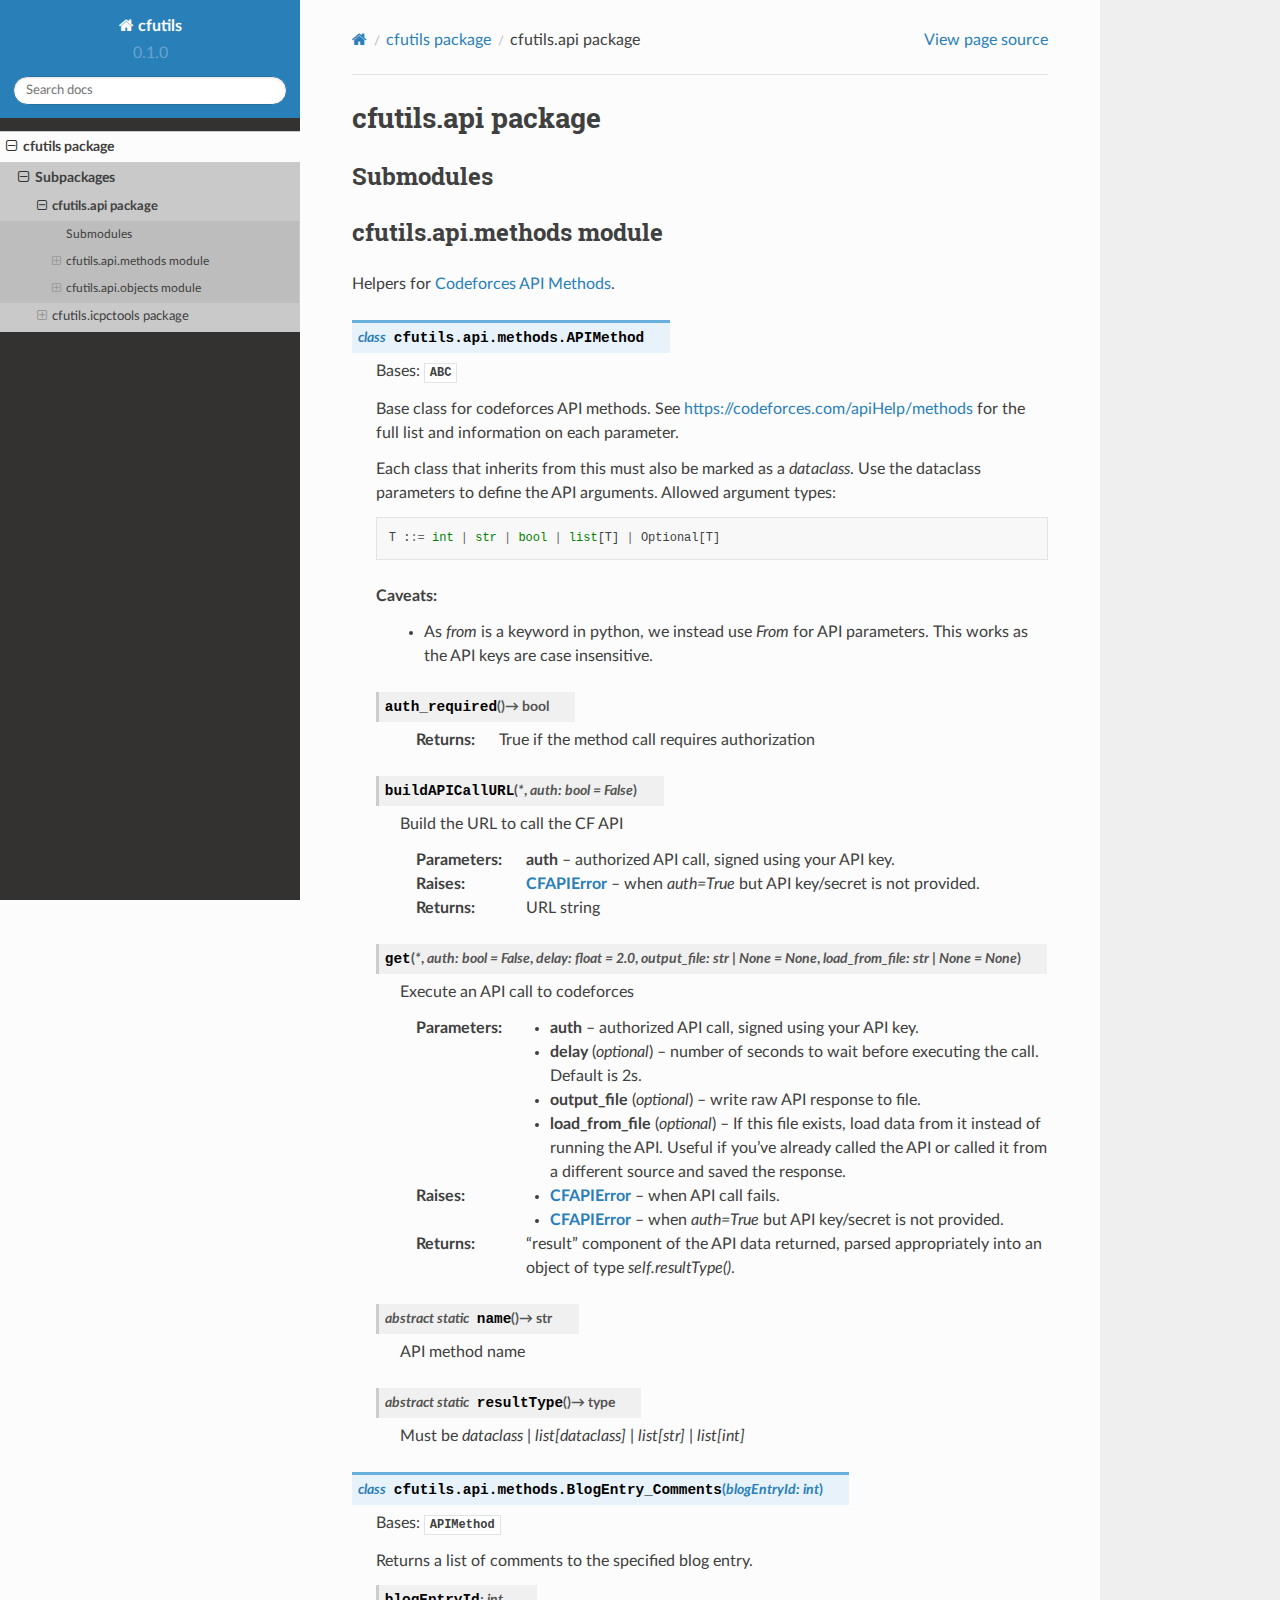
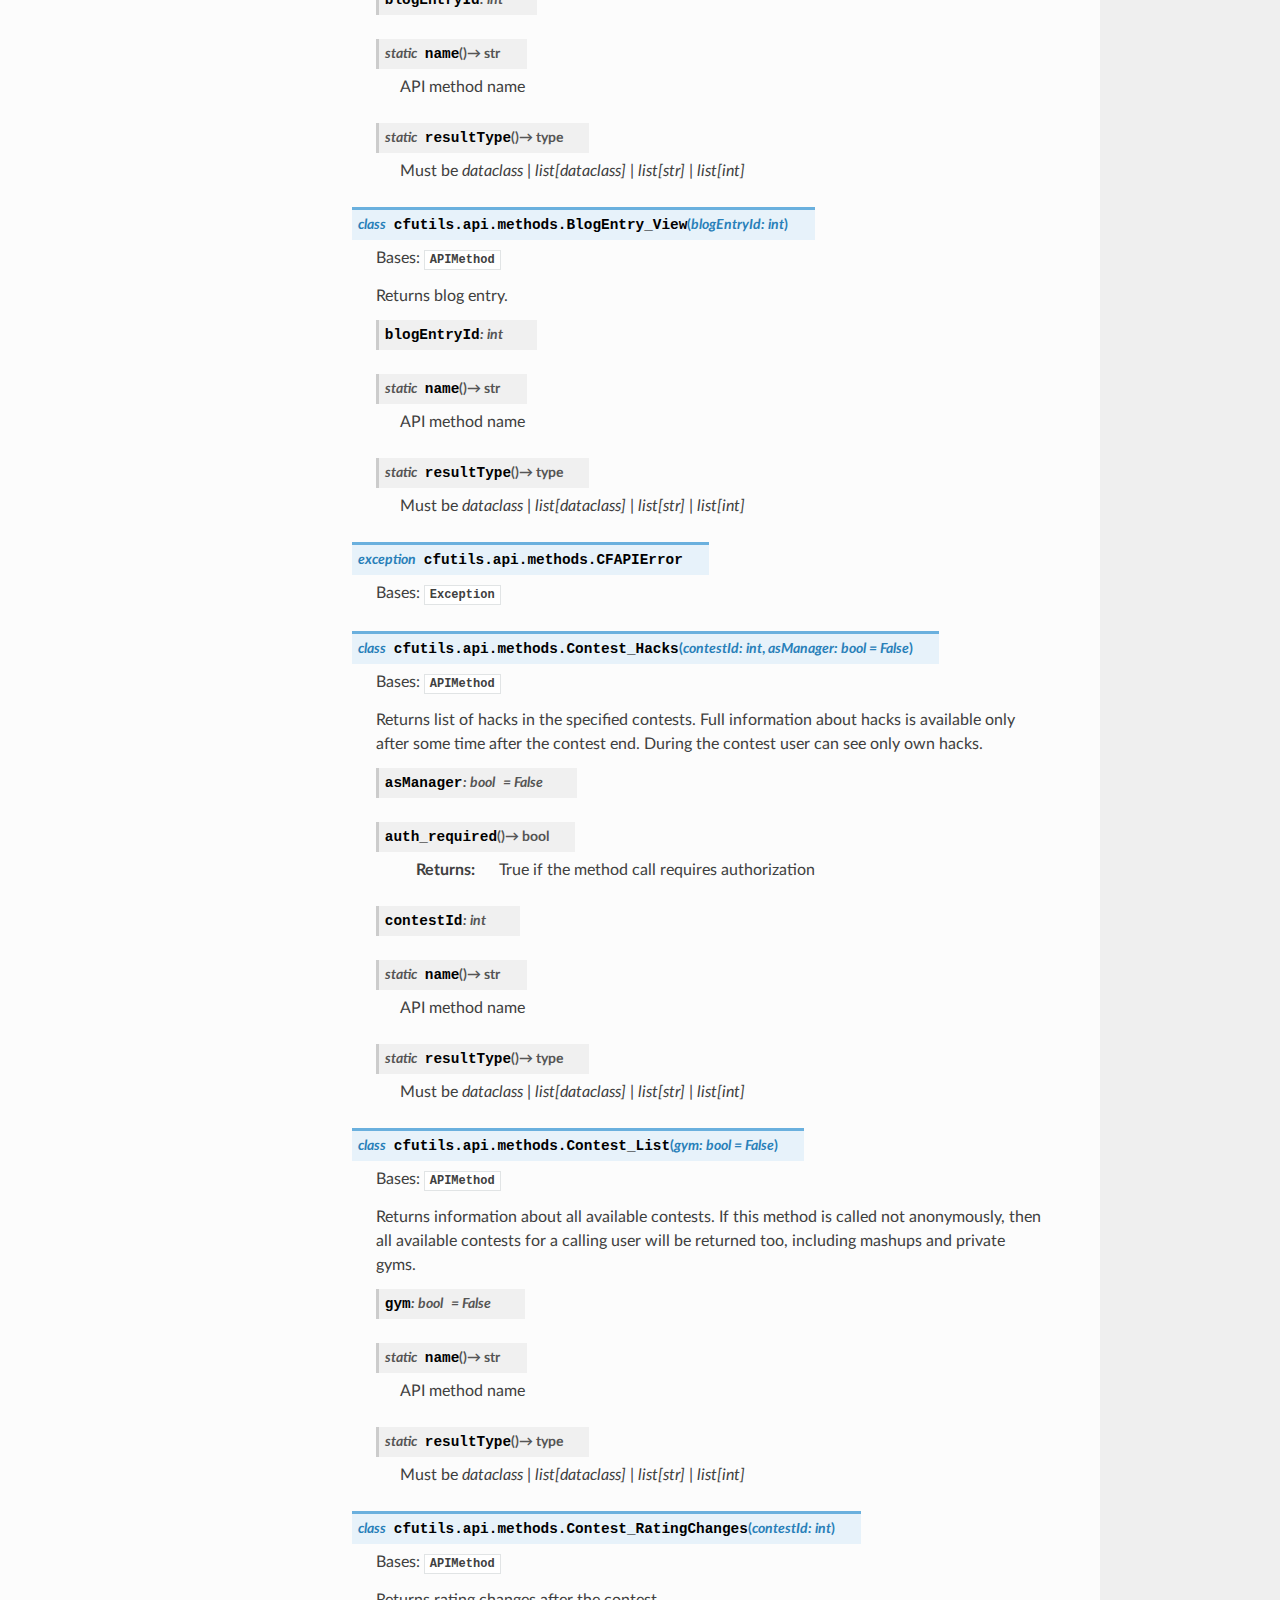
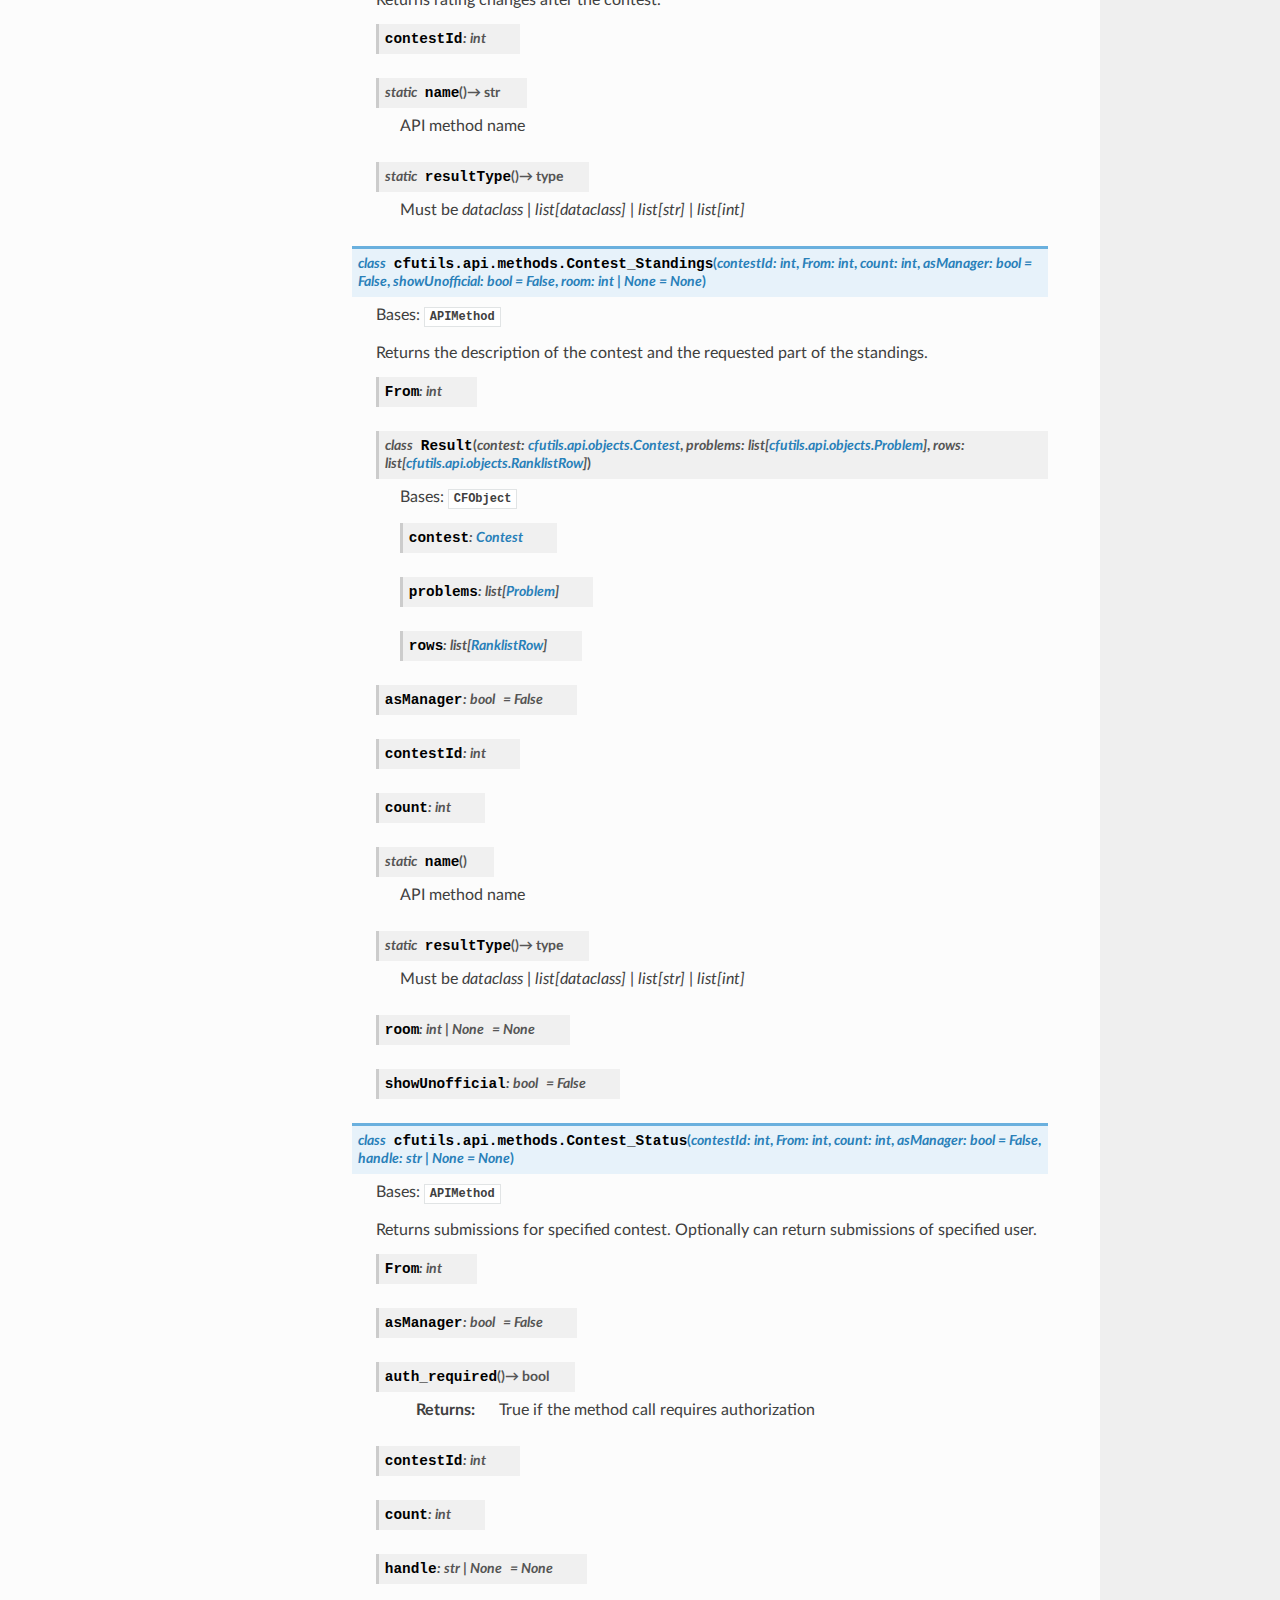
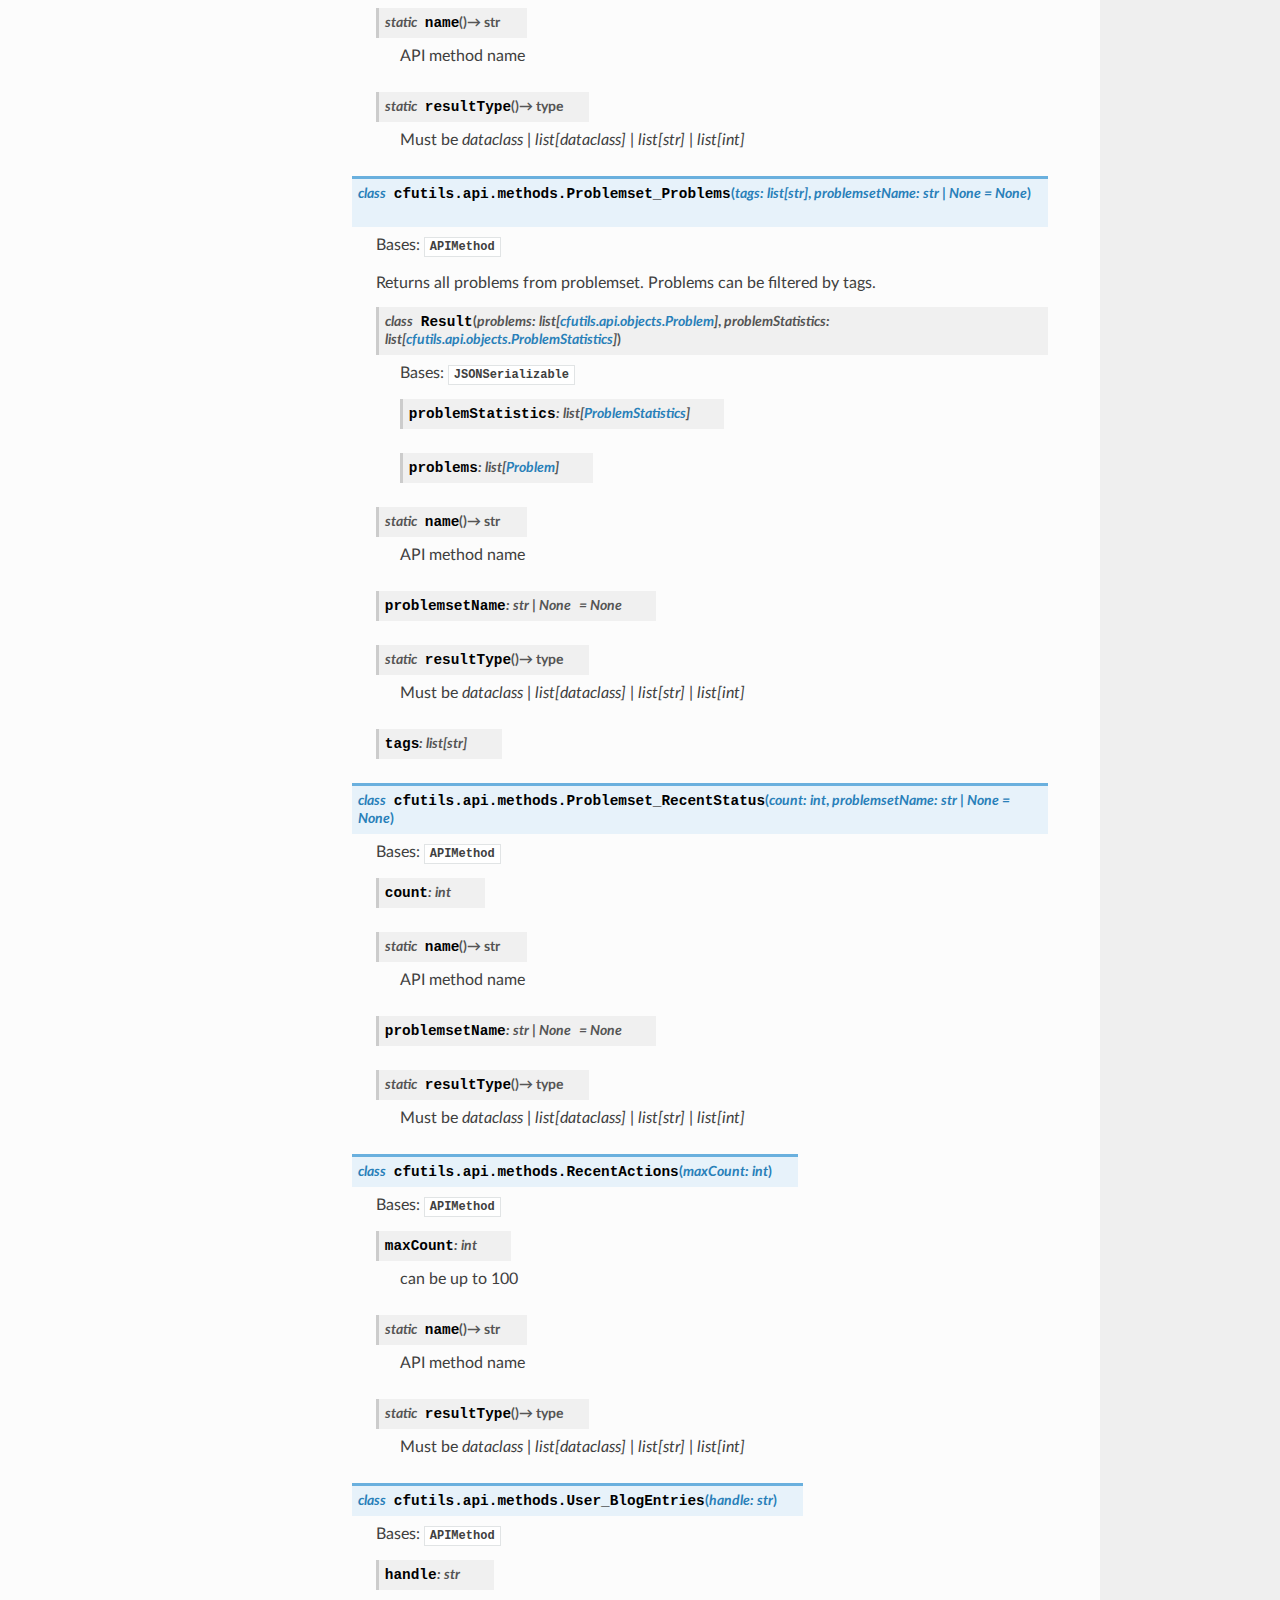
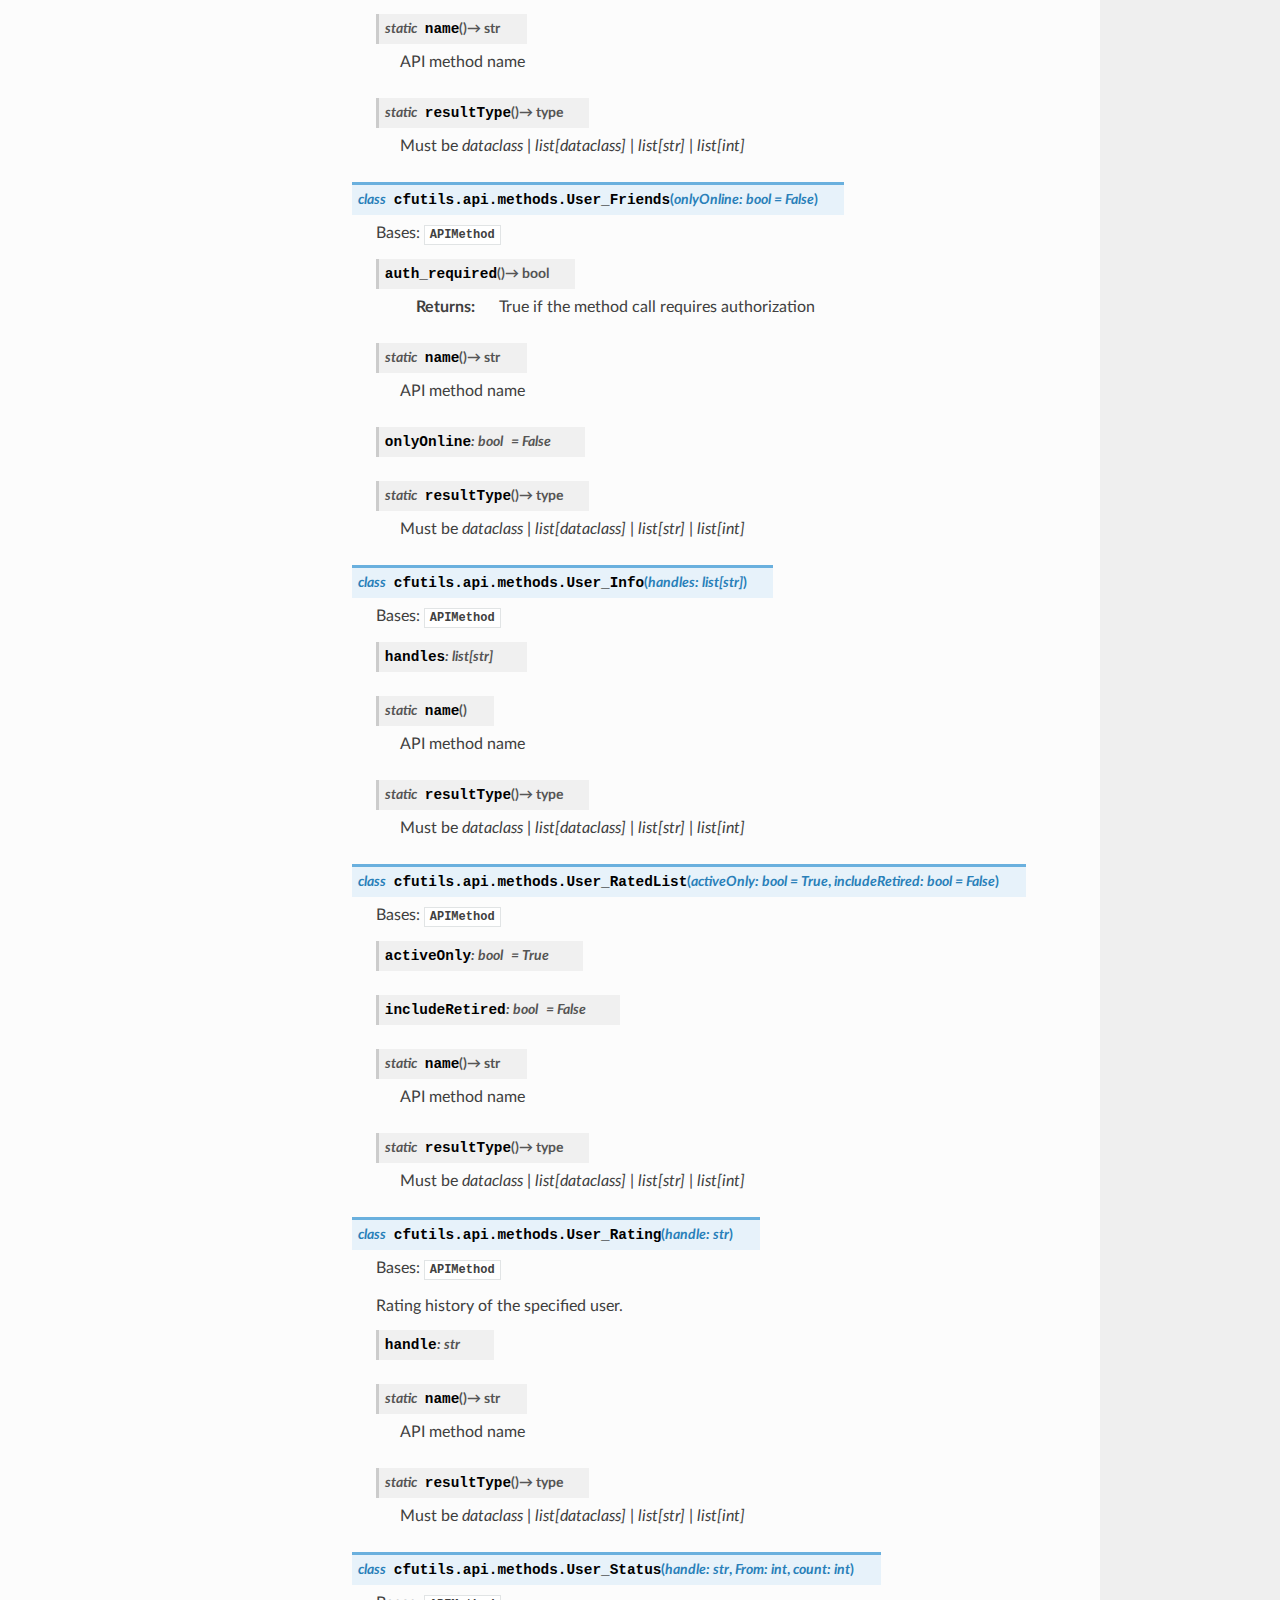
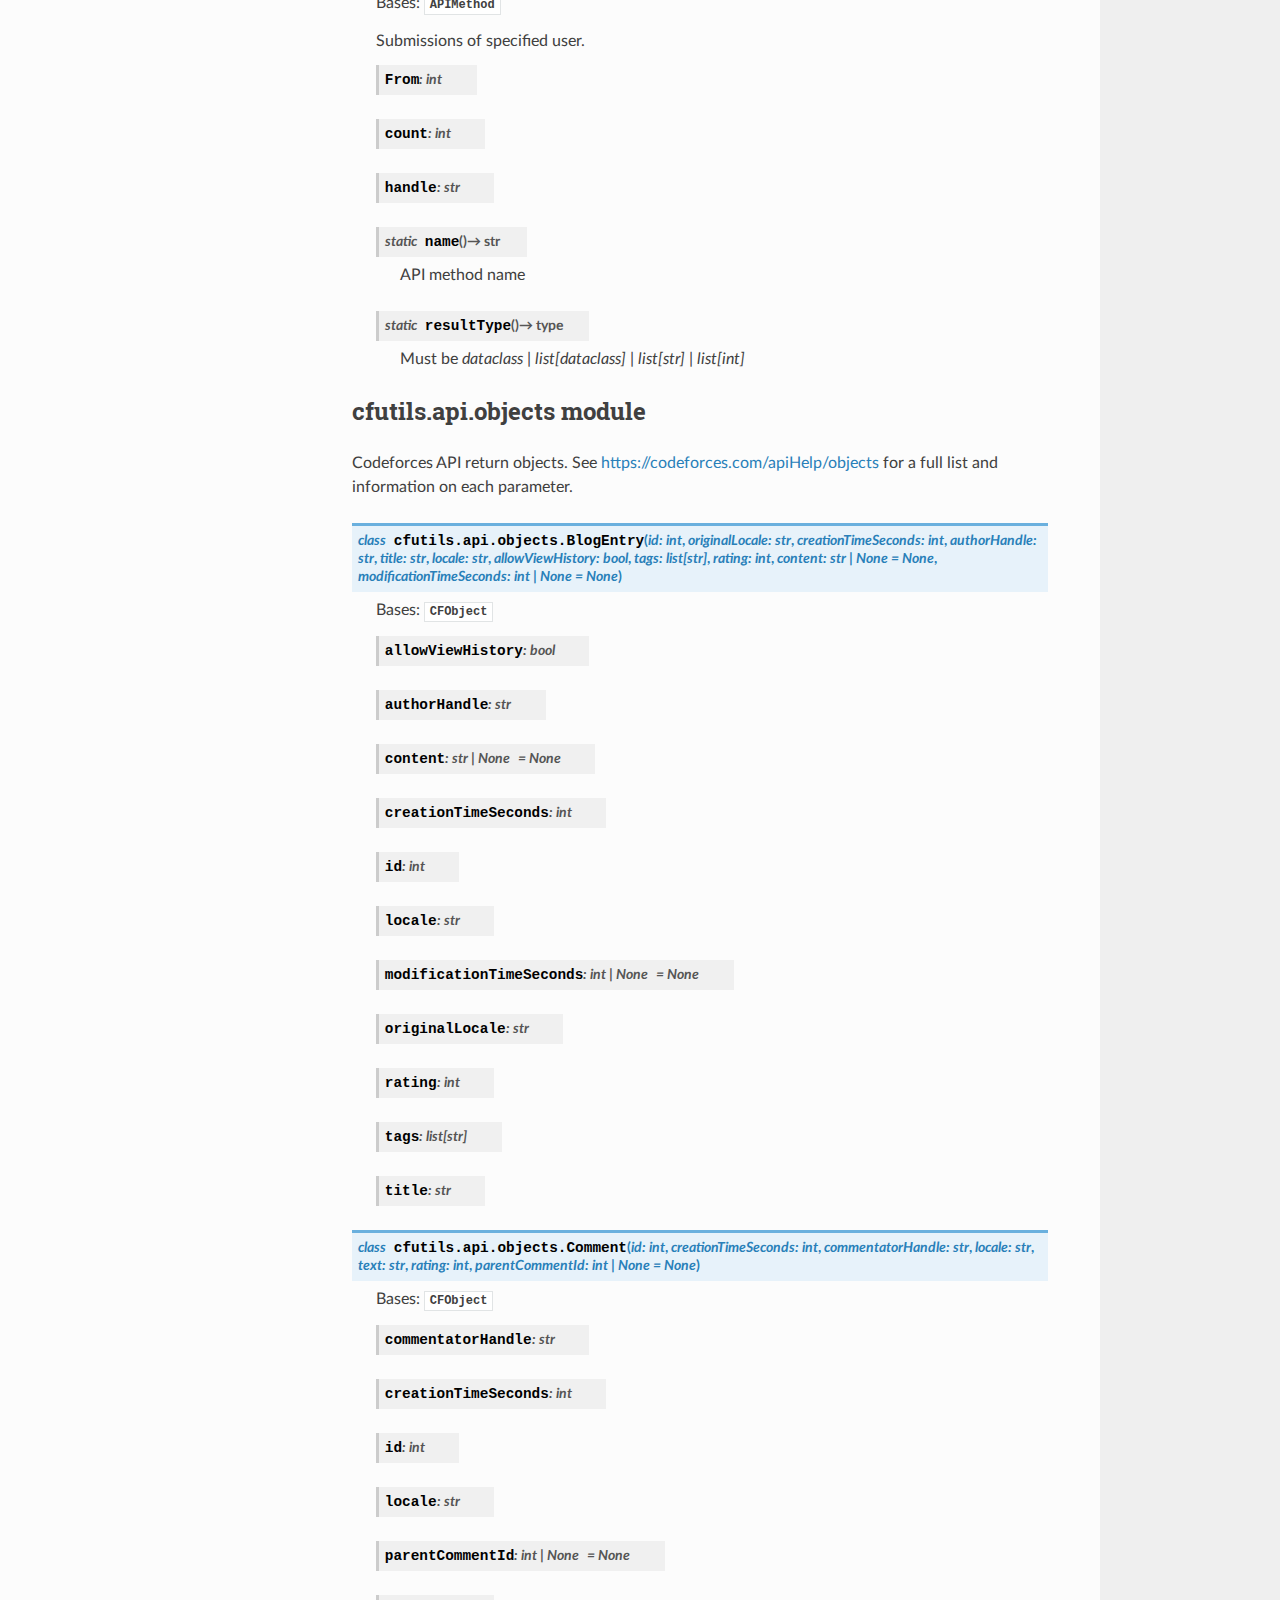
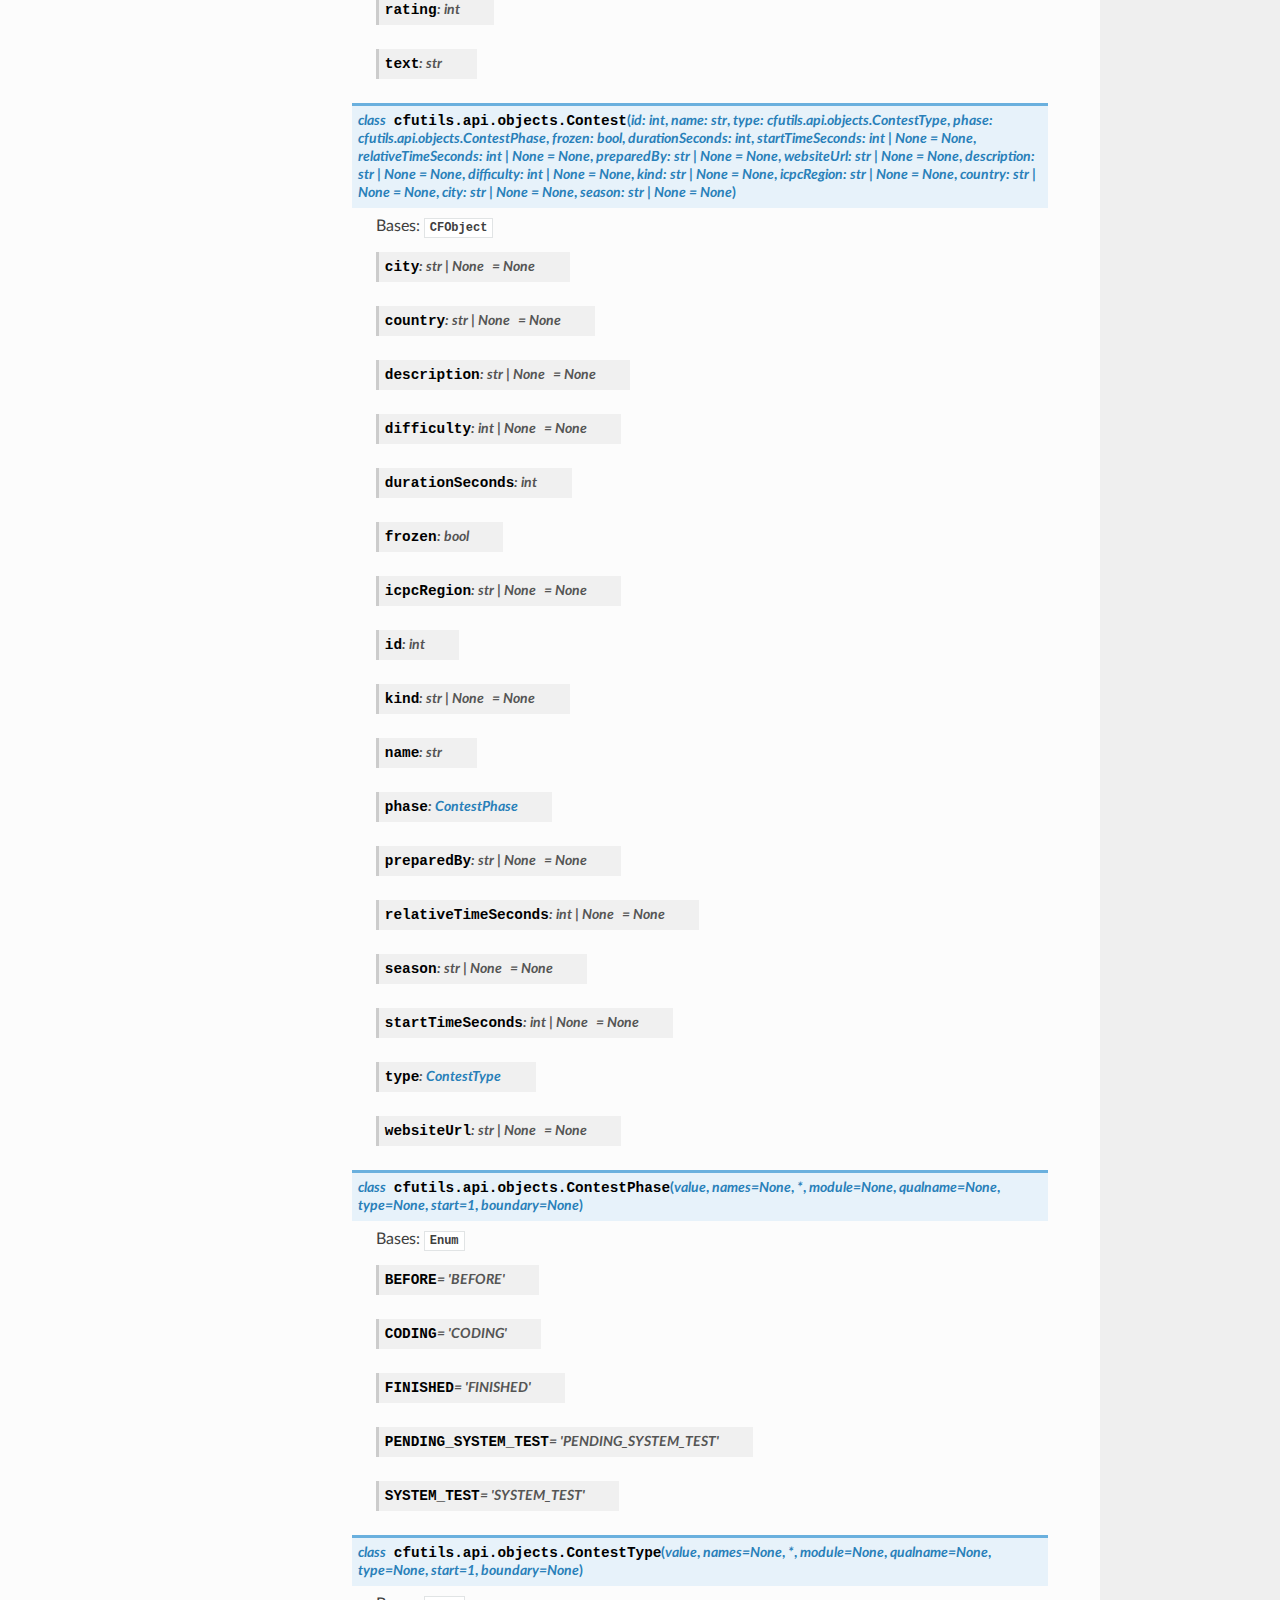
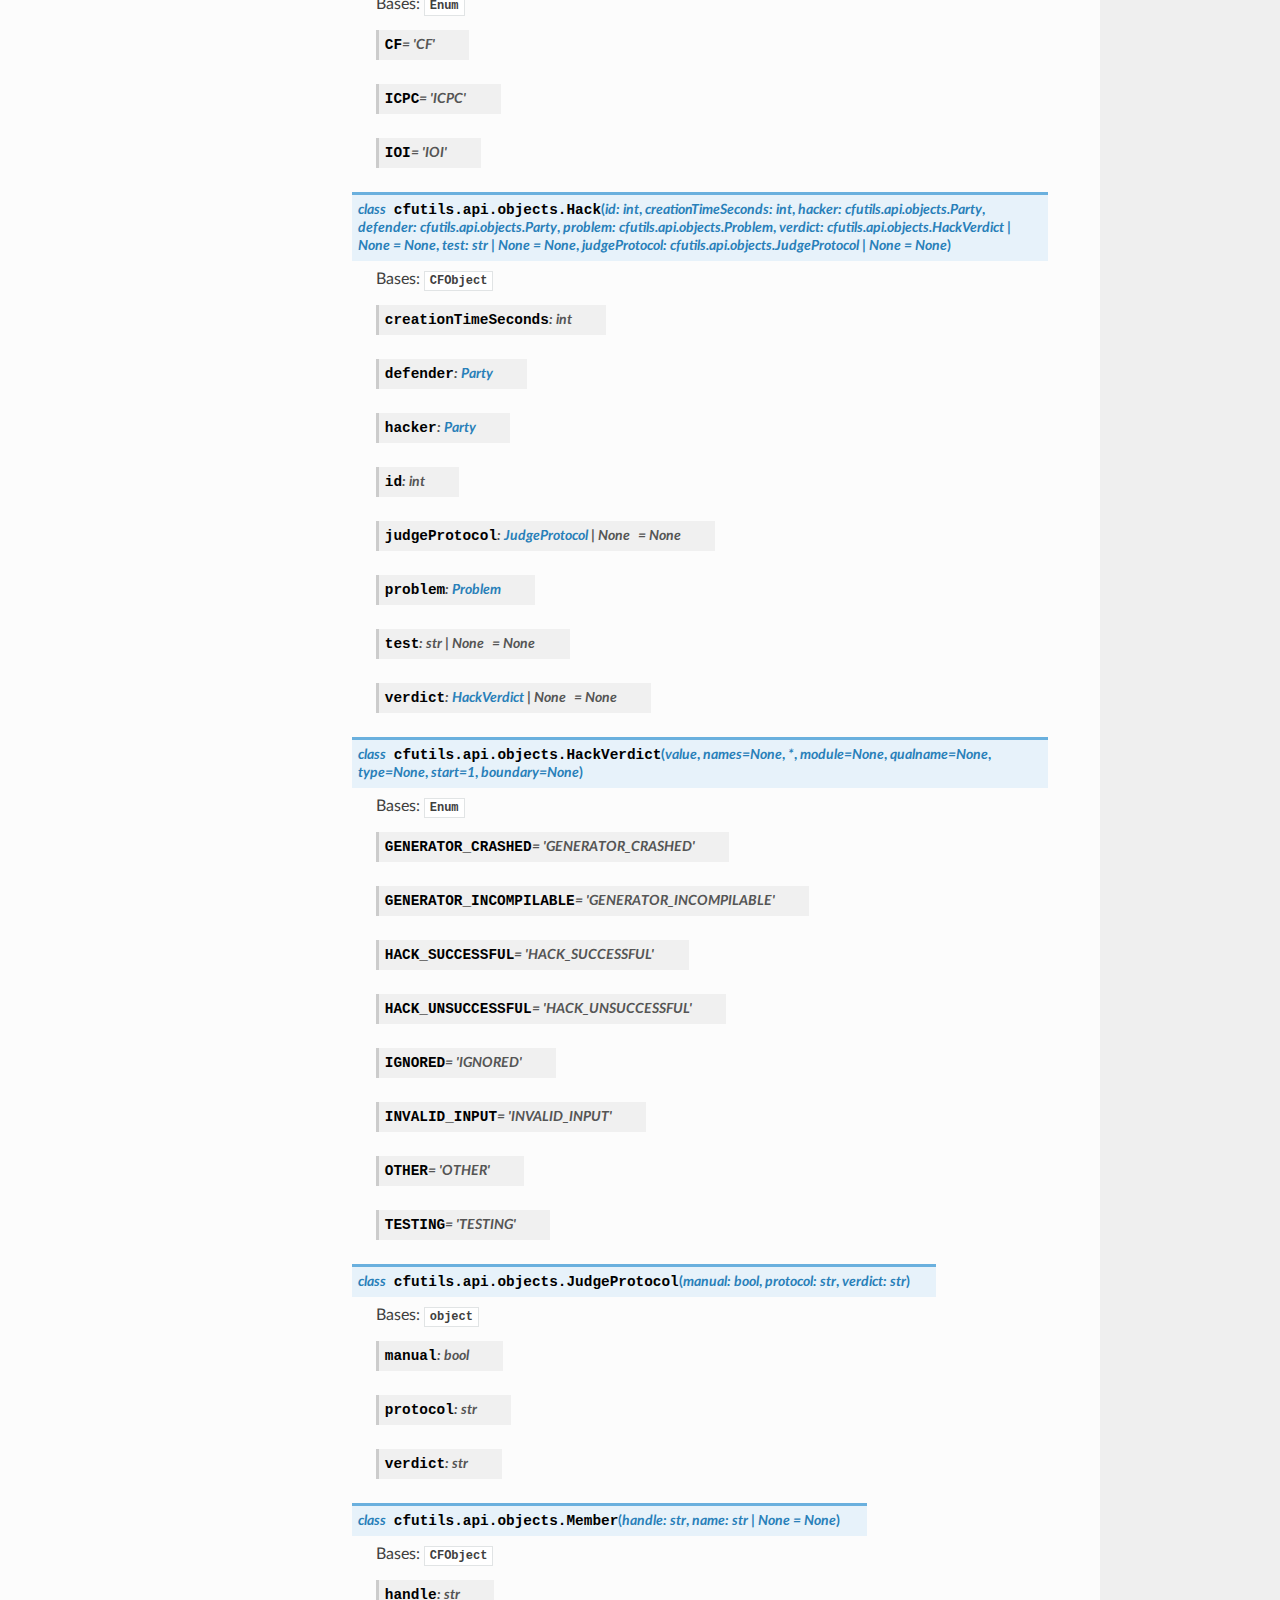
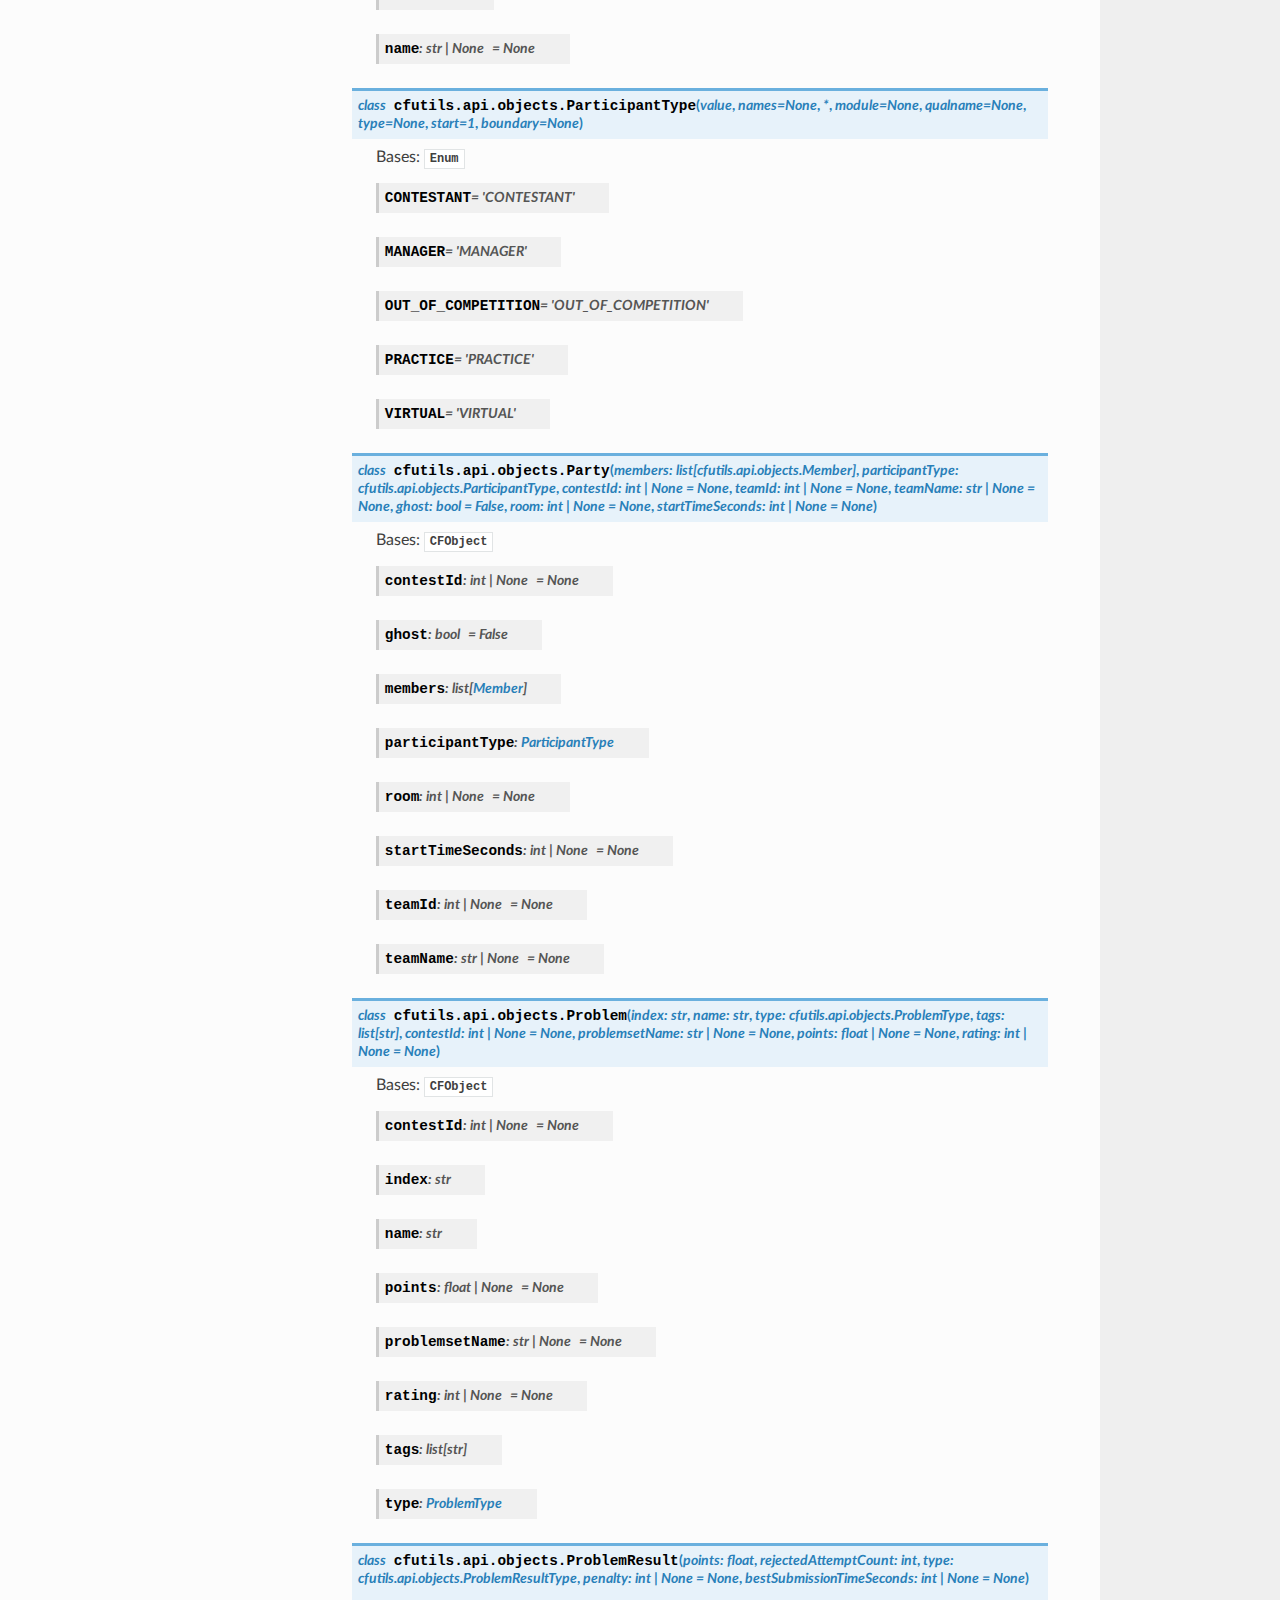
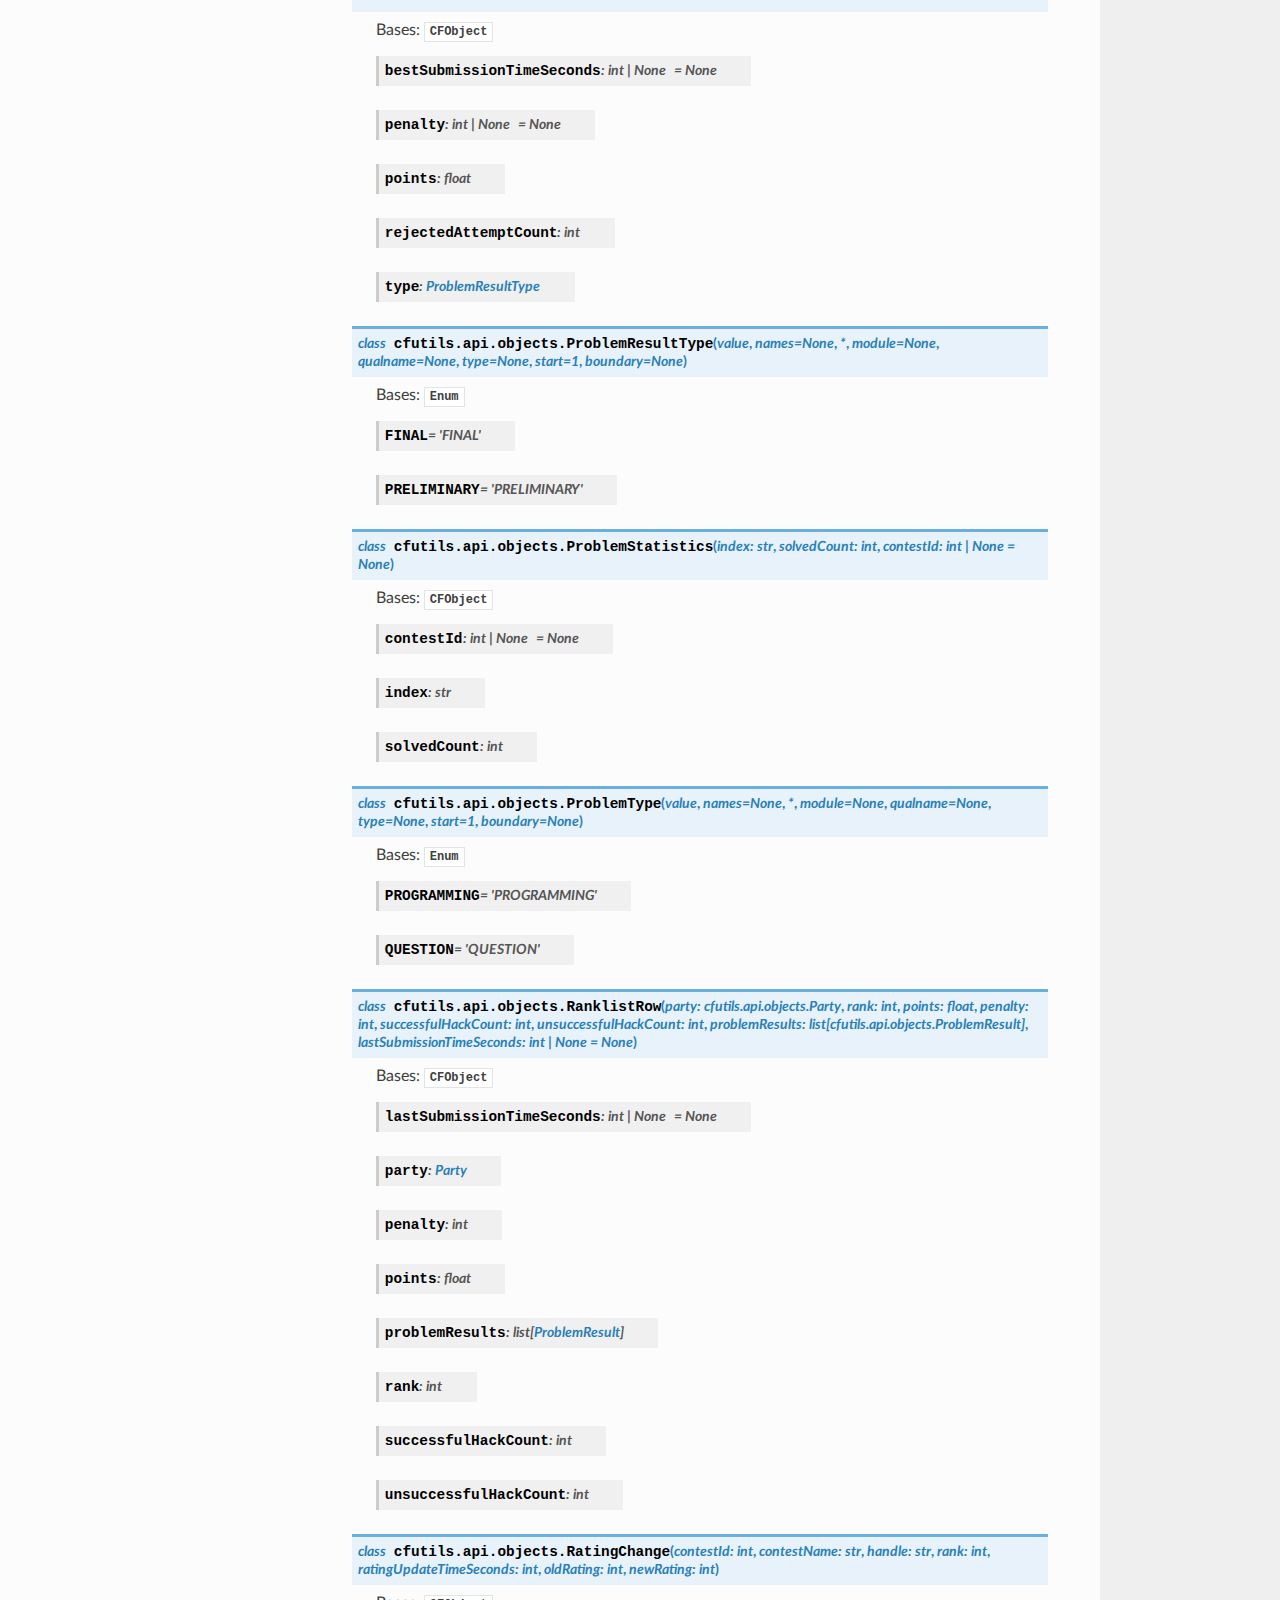
<file: cfutils.api.html>
<!DOCTYPE html>
<html class="writer-html5" lang="en" >
<head>
  <meta charset="utf-8" /><meta name="generator" content="Docutils 0.18.1: http://docutils.sourceforge.net/" />

  <meta name="viewport" content="width=device-width, initial-scale=1.0" />
  <title>cfutils.api package &mdash; cfutils  documentation</title>
      <link rel="stylesheet" href="_static/pygments.css" type="text/css" />
      <link rel="stylesheet" href="_static/css/theme.css" type="text/css" />
  <!--[if lt IE 9]>
    <script src="_static/js/html5shiv.min.js"></script>
  <![endif]-->
  
        <script src="_static/jquery.js?v=5d32c60e"></script>
        <script src="_static/_sphinx_javascript_frameworks_compat.js?v=2cd50e6c"></script>
        <script src="_static/documentation_options.js?v=5929fcd5"></script>
        <script src="_static/doctools.js?v=888ff710"></script>
        <script src="_static/sphinx_highlight.js?v=dc90522c"></script>
    <script src="_static/js/theme.js"></script>
    <link rel="index" title="Index" href="genindex.html" />
    <link rel="search" title="Search" href="search.html" />
    <link rel="next" title="cfutils.icpctools package" href="cfutils.icpctools.html" />
    <link rel="prev" title="cfutils package" href="cfutils.html" /> 
</head>

<body class="wy-body-for-nav"> 
  <div class="wy-grid-for-nav">
    <nav data-toggle="wy-nav-shift" class="wy-nav-side">
      <div class="wy-side-scroll">
        <div class="wy-side-nav-search" >

          
          
          <a href="index.html" class="icon icon-home">
            cfutils
          </a>
              <div class="version">
                0.1.0
              </div>
<div role="search">
  <form id="rtd-search-form" class="wy-form" action="search.html" method="get">
    <input type="text" name="q" placeholder="Search docs" aria-label="Search docs" />
    <input type="hidden" name="check_keywords" value="yes" />
    <input type="hidden" name="area" value="default" />
  </form>
</div>
        </div><div class="wy-menu wy-menu-vertical" data-spy="affix" role="navigation" aria-label="Navigation menu">
              <ul class="current">
<li class="toctree-l1 current"><a class="reference internal" href="cfutils.html">cfutils package</a><ul class="current">
<li class="toctree-l2 current"><a class="reference internal" href="cfutils.html#subpackages">Subpackages</a><ul class="current">
<li class="toctree-l3 current"><a class="current reference internal" href="#">cfutils.api package</a><ul>
<li class="toctree-l4"><a class="reference internal" href="#submodules">Submodules</a></li>
<li class="toctree-l4"><a class="reference internal" href="#module-cfutils.api.methods">cfutils.api.methods module</a><ul>
<li class="toctree-l5"><a class="reference internal" href="#cfutils.api.methods.APIMethod"><code class="docutils literal notranslate"><span class="pre">APIMethod</span></code></a><ul>
<li class="toctree-l6"><a class="reference internal" href="#cfutils.api.methods.APIMethod.auth_required"><code class="docutils literal notranslate"><span class="pre">APIMethod.auth_required()</span></code></a></li>
<li class="toctree-l6"><a class="reference internal" href="#cfutils.api.methods.APIMethod.buildAPICallURL"><code class="docutils literal notranslate"><span class="pre">APIMethod.buildAPICallURL()</span></code></a></li>
<li class="toctree-l6"><a class="reference internal" href="#cfutils.api.methods.APIMethod.get"><code class="docutils literal notranslate"><span class="pre">APIMethod.get()</span></code></a></li>
<li class="toctree-l6"><a class="reference internal" href="#cfutils.api.methods.APIMethod.name"><code class="docutils literal notranslate"><span class="pre">APIMethod.name()</span></code></a></li>
<li class="toctree-l6"><a class="reference internal" href="#cfutils.api.methods.APIMethod.resultType"><code class="docutils literal notranslate"><span class="pre">APIMethod.resultType()</span></code></a></li>
</ul>
</li>
<li class="toctree-l5"><a class="reference internal" href="#cfutils.api.methods.BlogEntry_Comments"><code class="docutils literal notranslate"><span class="pre">BlogEntry_Comments</span></code></a><ul>
<li class="toctree-l6"><a class="reference internal" href="#cfutils.api.methods.BlogEntry_Comments.blogEntryId"><code class="docutils literal notranslate"><span class="pre">BlogEntry_Comments.blogEntryId</span></code></a></li>
<li class="toctree-l6"><a class="reference internal" href="#cfutils.api.methods.BlogEntry_Comments.name"><code class="docutils literal notranslate"><span class="pre">BlogEntry_Comments.name()</span></code></a></li>
<li class="toctree-l6"><a class="reference internal" href="#cfutils.api.methods.BlogEntry_Comments.resultType"><code class="docutils literal notranslate"><span class="pre">BlogEntry_Comments.resultType()</span></code></a></li>
</ul>
</li>
<li class="toctree-l5"><a class="reference internal" href="#cfutils.api.methods.BlogEntry_View"><code class="docutils literal notranslate"><span class="pre">BlogEntry_View</span></code></a><ul>
<li class="toctree-l6"><a class="reference internal" href="#cfutils.api.methods.BlogEntry_View.blogEntryId"><code class="docutils literal notranslate"><span class="pre">BlogEntry_View.blogEntryId</span></code></a></li>
<li class="toctree-l6"><a class="reference internal" href="#cfutils.api.methods.BlogEntry_View.name"><code class="docutils literal notranslate"><span class="pre">BlogEntry_View.name()</span></code></a></li>
<li class="toctree-l6"><a class="reference internal" href="#cfutils.api.methods.BlogEntry_View.resultType"><code class="docutils literal notranslate"><span class="pre">BlogEntry_View.resultType()</span></code></a></li>
</ul>
</li>
<li class="toctree-l5"><a class="reference internal" href="#cfutils.api.methods.CFAPIError"><code class="docutils literal notranslate"><span class="pre">CFAPIError</span></code></a></li>
<li class="toctree-l5"><a class="reference internal" href="#cfutils.api.methods.Contest_Hacks"><code class="docutils literal notranslate"><span class="pre">Contest_Hacks</span></code></a><ul>
<li class="toctree-l6"><a class="reference internal" href="#cfutils.api.methods.Contest_Hacks.asManager"><code class="docutils literal notranslate"><span class="pre">Contest_Hacks.asManager</span></code></a></li>
<li class="toctree-l6"><a class="reference internal" href="#cfutils.api.methods.Contest_Hacks.auth_required"><code class="docutils literal notranslate"><span class="pre">Contest_Hacks.auth_required()</span></code></a></li>
<li class="toctree-l6"><a class="reference internal" href="#cfutils.api.methods.Contest_Hacks.contestId"><code class="docutils literal notranslate"><span class="pre">Contest_Hacks.contestId</span></code></a></li>
<li class="toctree-l6"><a class="reference internal" href="#cfutils.api.methods.Contest_Hacks.name"><code class="docutils literal notranslate"><span class="pre">Contest_Hacks.name()</span></code></a></li>
<li class="toctree-l6"><a class="reference internal" href="#cfutils.api.methods.Contest_Hacks.resultType"><code class="docutils literal notranslate"><span class="pre">Contest_Hacks.resultType()</span></code></a></li>
</ul>
</li>
<li class="toctree-l5"><a class="reference internal" href="#cfutils.api.methods.Contest_List"><code class="docutils literal notranslate"><span class="pre">Contest_List</span></code></a><ul>
<li class="toctree-l6"><a class="reference internal" href="#cfutils.api.methods.Contest_List.gym"><code class="docutils literal notranslate"><span class="pre">Contest_List.gym</span></code></a></li>
<li class="toctree-l6"><a class="reference internal" href="#cfutils.api.methods.Contest_List.name"><code class="docutils literal notranslate"><span class="pre">Contest_List.name()</span></code></a></li>
<li class="toctree-l6"><a class="reference internal" href="#cfutils.api.methods.Contest_List.resultType"><code class="docutils literal notranslate"><span class="pre">Contest_List.resultType()</span></code></a></li>
</ul>
</li>
<li class="toctree-l5"><a class="reference internal" href="#cfutils.api.methods.Contest_RatingChanges"><code class="docutils literal notranslate"><span class="pre">Contest_RatingChanges</span></code></a><ul>
<li class="toctree-l6"><a class="reference internal" href="#cfutils.api.methods.Contest_RatingChanges.contestId"><code class="docutils literal notranslate"><span class="pre">Contest_RatingChanges.contestId</span></code></a></li>
<li class="toctree-l6"><a class="reference internal" href="#cfutils.api.methods.Contest_RatingChanges.name"><code class="docutils literal notranslate"><span class="pre">Contest_RatingChanges.name()</span></code></a></li>
<li class="toctree-l6"><a class="reference internal" href="#cfutils.api.methods.Contest_RatingChanges.resultType"><code class="docutils literal notranslate"><span class="pre">Contest_RatingChanges.resultType()</span></code></a></li>
</ul>
</li>
<li class="toctree-l5"><a class="reference internal" href="#cfutils.api.methods.Contest_Standings"><code class="docutils literal notranslate"><span class="pre">Contest_Standings</span></code></a><ul>
<li class="toctree-l6"><a class="reference internal" href="#cfutils.api.methods.Contest_Standings.From"><code class="docutils literal notranslate"><span class="pre">Contest_Standings.From</span></code></a></li>
<li class="toctree-l6"><a class="reference internal" href="#cfutils.api.methods.Contest_Standings.Result"><code class="docutils literal notranslate"><span class="pre">Contest_Standings.Result</span></code></a><ul>
<li class="toctree-l7"><a class="reference internal" href="#cfutils.api.methods.Contest_Standings.Result.contest"><code class="docutils literal notranslate"><span class="pre">Contest_Standings.Result.contest</span></code></a></li>
<li class="toctree-l7"><a class="reference internal" href="#cfutils.api.methods.Contest_Standings.Result.problems"><code class="docutils literal notranslate"><span class="pre">Contest_Standings.Result.problems</span></code></a></li>
<li class="toctree-l7"><a class="reference internal" href="#cfutils.api.methods.Contest_Standings.Result.rows"><code class="docutils literal notranslate"><span class="pre">Contest_Standings.Result.rows</span></code></a></li>
</ul>
</li>
<li class="toctree-l6"><a class="reference internal" href="#cfutils.api.methods.Contest_Standings.asManager"><code class="docutils literal notranslate"><span class="pre">Contest_Standings.asManager</span></code></a></li>
<li class="toctree-l6"><a class="reference internal" href="#cfutils.api.methods.Contest_Standings.contestId"><code class="docutils literal notranslate"><span class="pre">Contest_Standings.contestId</span></code></a></li>
<li class="toctree-l6"><a class="reference internal" href="#cfutils.api.methods.Contest_Standings.count"><code class="docutils literal notranslate"><span class="pre">Contest_Standings.count</span></code></a></li>
<li class="toctree-l6"><a class="reference internal" href="#cfutils.api.methods.Contest_Standings.name"><code class="docutils literal notranslate"><span class="pre">Contest_Standings.name()</span></code></a></li>
<li class="toctree-l6"><a class="reference internal" href="#cfutils.api.methods.Contest_Standings.resultType"><code class="docutils literal notranslate"><span class="pre">Contest_Standings.resultType()</span></code></a></li>
<li class="toctree-l6"><a class="reference internal" href="#cfutils.api.methods.Contest_Standings.room"><code class="docutils literal notranslate"><span class="pre">Contest_Standings.room</span></code></a></li>
<li class="toctree-l6"><a class="reference internal" href="#cfutils.api.methods.Contest_Standings.showUnofficial"><code class="docutils literal notranslate"><span class="pre">Contest_Standings.showUnofficial</span></code></a></li>
</ul>
</li>
<li class="toctree-l5"><a class="reference internal" href="#cfutils.api.methods.Contest_Status"><code class="docutils literal notranslate"><span class="pre">Contest_Status</span></code></a><ul>
<li class="toctree-l6"><a class="reference internal" href="#cfutils.api.methods.Contest_Status.From"><code class="docutils literal notranslate"><span class="pre">Contest_Status.From</span></code></a></li>
<li class="toctree-l6"><a class="reference internal" href="#cfutils.api.methods.Contest_Status.asManager"><code class="docutils literal notranslate"><span class="pre">Contest_Status.asManager</span></code></a></li>
<li class="toctree-l6"><a class="reference internal" href="#cfutils.api.methods.Contest_Status.auth_required"><code class="docutils literal notranslate"><span class="pre">Contest_Status.auth_required()</span></code></a></li>
<li class="toctree-l6"><a class="reference internal" href="#cfutils.api.methods.Contest_Status.contestId"><code class="docutils literal notranslate"><span class="pre">Contest_Status.contestId</span></code></a></li>
<li class="toctree-l6"><a class="reference internal" href="#cfutils.api.methods.Contest_Status.count"><code class="docutils literal notranslate"><span class="pre">Contest_Status.count</span></code></a></li>
<li class="toctree-l6"><a class="reference internal" href="#cfutils.api.methods.Contest_Status.handle"><code class="docutils literal notranslate"><span class="pre">Contest_Status.handle</span></code></a></li>
<li class="toctree-l6"><a class="reference internal" href="#cfutils.api.methods.Contest_Status.name"><code class="docutils literal notranslate"><span class="pre">Contest_Status.name()</span></code></a></li>
<li class="toctree-l6"><a class="reference internal" href="#cfutils.api.methods.Contest_Status.resultType"><code class="docutils literal notranslate"><span class="pre">Contest_Status.resultType()</span></code></a></li>
</ul>
</li>
<li class="toctree-l5"><a class="reference internal" href="#cfutils.api.methods.Problemset_Problems"><code class="docutils literal notranslate"><span class="pre">Problemset_Problems</span></code></a><ul>
<li class="toctree-l6"><a class="reference internal" href="#cfutils.api.methods.Problemset_Problems.Result"><code class="docutils literal notranslate"><span class="pre">Problemset_Problems.Result</span></code></a><ul>
<li class="toctree-l7"><a class="reference internal" href="#cfutils.api.methods.Problemset_Problems.Result.problemStatistics"><code class="docutils literal notranslate"><span class="pre">Problemset_Problems.Result.problemStatistics</span></code></a></li>
<li class="toctree-l7"><a class="reference internal" href="#cfutils.api.methods.Problemset_Problems.Result.problems"><code class="docutils literal notranslate"><span class="pre">Problemset_Problems.Result.problems</span></code></a></li>
</ul>
</li>
<li class="toctree-l6"><a class="reference internal" href="#cfutils.api.methods.Problemset_Problems.name"><code class="docutils literal notranslate"><span class="pre">Problemset_Problems.name()</span></code></a></li>
<li class="toctree-l6"><a class="reference internal" href="#cfutils.api.methods.Problemset_Problems.problemsetName"><code class="docutils literal notranslate"><span class="pre">Problemset_Problems.problemsetName</span></code></a></li>
<li class="toctree-l6"><a class="reference internal" href="#cfutils.api.methods.Problemset_Problems.resultType"><code class="docutils literal notranslate"><span class="pre">Problemset_Problems.resultType()</span></code></a></li>
<li class="toctree-l6"><a class="reference internal" href="#cfutils.api.methods.Problemset_Problems.tags"><code class="docutils literal notranslate"><span class="pre">Problemset_Problems.tags</span></code></a></li>
</ul>
</li>
<li class="toctree-l5"><a class="reference internal" href="#cfutils.api.methods.Problemset_RecentStatus"><code class="docutils literal notranslate"><span class="pre">Problemset_RecentStatus</span></code></a><ul>
<li class="toctree-l6"><a class="reference internal" href="#cfutils.api.methods.Problemset_RecentStatus.count"><code class="docutils literal notranslate"><span class="pre">Problemset_RecentStatus.count</span></code></a></li>
<li class="toctree-l6"><a class="reference internal" href="#cfutils.api.methods.Problemset_RecentStatus.name"><code class="docutils literal notranslate"><span class="pre">Problemset_RecentStatus.name()</span></code></a></li>
<li class="toctree-l6"><a class="reference internal" href="#cfutils.api.methods.Problemset_RecentStatus.problemsetName"><code class="docutils literal notranslate"><span class="pre">Problemset_RecentStatus.problemsetName</span></code></a></li>
<li class="toctree-l6"><a class="reference internal" href="#cfutils.api.methods.Problemset_RecentStatus.resultType"><code class="docutils literal notranslate"><span class="pre">Problemset_RecentStatus.resultType()</span></code></a></li>
</ul>
</li>
<li class="toctree-l5"><a class="reference internal" href="#cfutils.api.methods.RecentActions"><code class="docutils literal notranslate"><span class="pre">RecentActions</span></code></a><ul>
<li class="toctree-l6"><a class="reference internal" href="#cfutils.api.methods.RecentActions.maxCount"><code class="docutils literal notranslate"><span class="pre">RecentActions.maxCount</span></code></a></li>
<li class="toctree-l6"><a class="reference internal" href="#cfutils.api.methods.RecentActions.name"><code class="docutils literal notranslate"><span class="pre">RecentActions.name()</span></code></a></li>
<li class="toctree-l6"><a class="reference internal" href="#cfutils.api.methods.RecentActions.resultType"><code class="docutils literal notranslate"><span class="pre">RecentActions.resultType()</span></code></a></li>
</ul>
</li>
<li class="toctree-l5"><a class="reference internal" href="#cfutils.api.methods.User_BlogEntries"><code class="docutils literal notranslate"><span class="pre">User_BlogEntries</span></code></a><ul>
<li class="toctree-l6"><a class="reference internal" href="#cfutils.api.methods.User_BlogEntries.handle"><code class="docutils literal notranslate"><span class="pre">User_BlogEntries.handle</span></code></a></li>
<li class="toctree-l6"><a class="reference internal" href="#cfutils.api.methods.User_BlogEntries.name"><code class="docutils literal notranslate"><span class="pre">User_BlogEntries.name()</span></code></a></li>
<li class="toctree-l6"><a class="reference internal" href="#cfutils.api.methods.User_BlogEntries.resultType"><code class="docutils literal notranslate"><span class="pre">User_BlogEntries.resultType()</span></code></a></li>
</ul>
</li>
<li class="toctree-l5"><a class="reference internal" href="#cfutils.api.methods.User_Friends"><code class="docutils literal notranslate"><span class="pre">User_Friends</span></code></a><ul>
<li class="toctree-l6"><a class="reference internal" href="#cfutils.api.methods.User_Friends.auth_required"><code class="docutils literal notranslate"><span class="pre">User_Friends.auth_required()</span></code></a></li>
<li class="toctree-l6"><a class="reference internal" href="#cfutils.api.methods.User_Friends.name"><code class="docutils literal notranslate"><span class="pre">User_Friends.name()</span></code></a></li>
<li class="toctree-l6"><a class="reference internal" href="#cfutils.api.methods.User_Friends.onlyOnline"><code class="docutils literal notranslate"><span class="pre">User_Friends.onlyOnline</span></code></a></li>
<li class="toctree-l6"><a class="reference internal" href="#cfutils.api.methods.User_Friends.resultType"><code class="docutils literal notranslate"><span class="pre">User_Friends.resultType()</span></code></a></li>
</ul>
</li>
<li class="toctree-l5"><a class="reference internal" href="#cfutils.api.methods.User_Info"><code class="docutils literal notranslate"><span class="pre">User_Info</span></code></a><ul>
<li class="toctree-l6"><a class="reference internal" href="#cfutils.api.methods.User_Info.handles"><code class="docutils literal notranslate"><span class="pre">User_Info.handles</span></code></a></li>
<li class="toctree-l6"><a class="reference internal" href="#cfutils.api.methods.User_Info.name"><code class="docutils literal notranslate"><span class="pre">User_Info.name()</span></code></a></li>
<li class="toctree-l6"><a class="reference internal" href="#cfutils.api.methods.User_Info.resultType"><code class="docutils literal notranslate"><span class="pre">User_Info.resultType()</span></code></a></li>
</ul>
</li>
<li class="toctree-l5"><a class="reference internal" href="#cfutils.api.methods.User_RatedList"><code class="docutils literal notranslate"><span class="pre">User_RatedList</span></code></a><ul>
<li class="toctree-l6"><a class="reference internal" href="#cfutils.api.methods.User_RatedList.activeOnly"><code class="docutils literal notranslate"><span class="pre">User_RatedList.activeOnly</span></code></a></li>
<li class="toctree-l6"><a class="reference internal" href="#cfutils.api.methods.User_RatedList.includeRetired"><code class="docutils literal notranslate"><span class="pre">User_RatedList.includeRetired</span></code></a></li>
<li class="toctree-l6"><a class="reference internal" href="#cfutils.api.methods.User_RatedList.name"><code class="docutils literal notranslate"><span class="pre">User_RatedList.name()</span></code></a></li>
<li class="toctree-l6"><a class="reference internal" href="#cfutils.api.methods.User_RatedList.resultType"><code class="docutils literal notranslate"><span class="pre">User_RatedList.resultType()</span></code></a></li>
</ul>
</li>
<li class="toctree-l5"><a class="reference internal" href="#cfutils.api.methods.User_Rating"><code class="docutils literal notranslate"><span class="pre">User_Rating</span></code></a><ul>
<li class="toctree-l6"><a class="reference internal" href="#cfutils.api.methods.User_Rating.handle"><code class="docutils literal notranslate"><span class="pre">User_Rating.handle</span></code></a></li>
<li class="toctree-l6"><a class="reference internal" href="#cfutils.api.methods.User_Rating.name"><code class="docutils literal notranslate"><span class="pre">User_Rating.name()</span></code></a></li>
<li class="toctree-l6"><a class="reference internal" href="#cfutils.api.methods.User_Rating.resultType"><code class="docutils literal notranslate"><span class="pre">User_Rating.resultType()</span></code></a></li>
</ul>
</li>
<li class="toctree-l5"><a class="reference internal" href="#cfutils.api.methods.User_Status"><code class="docutils literal notranslate"><span class="pre">User_Status</span></code></a><ul>
<li class="toctree-l6"><a class="reference internal" href="#cfutils.api.methods.User_Status.From"><code class="docutils literal notranslate"><span class="pre">User_Status.From</span></code></a></li>
<li class="toctree-l6"><a class="reference internal" href="#cfutils.api.methods.User_Status.count"><code class="docutils literal notranslate"><span class="pre">User_Status.count</span></code></a></li>
<li class="toctree-l6"><a class="reference internal" href="#cfutils.api.methods.User_Status.handle"><code class="docutils literal notranslate"><span class="pre">User_Status.handle</span></code></a></li>
<li class="toctree-l6"><a class="reference internal" href="#cfutils.api.methods.User_Status.name"><code class="docutils literal notranslate"><span class="pre">User_Status.name()</span></code></a></li>
<li class="toctree-l6"><a class="reference internal" href="#cfutils.api.methods.User_Status.resultType"><code class="docutils literal notranslate"><span class="pre">User_Status.resultType()</span></code></a></li>
</ul>
</li>
</ul>
</li>
<li class="toctree-l4"><a class="reference internal" href="#module-cfutils.api.objects">cfutils.api.objects module</a><ul>
<li class="toctree-l5"><a class="reference internal" href="#cfutils.api.objects.BlogEntry"><code class="docutils literal notranslate"><span class="pre">BlogEntry</span></code></a><ul>
<li class="toctree-l6"><a class="reference internal" href="#cfutils.api.objects.BlogEntry.allowViewHistory"><code class="docutils literal notranslate"><span class="pre">BlogEntry.allowViewHistory</span></code></a></li>
<li class="toctree-l6"><a class="reference internal" href="#cfutils.api.objects.BlogEntry.authorHandle"><code class="docutils literal notranslate"><span class="pre">BlogEntry.authorHandle</span></code></a></li>
<li class="toctree-l6"><a class="reference internal" href="#cfutils.api.objects.BlogEntry.content"><code class="docutils literal notranslate"><span class="pre">BlogEntry.content</span></code></a></li>
<li class="toctree-l6"><a class="reference internal" href="#cfutils.api.objects.BlogEntry.creationTimeSeconds"><code class="docutils literal notranslate"><span class="pre">BlogEntry.creationTimeSeconds</span></code></a></li>
<li class="toctree-l6"><a class="reference internal" href="#cfutils.api.objects.BlogEntry.id"><code class="docutils literal notranslate"><span class="pre">BlogEntry.id</span></code></a></li>
<li class="toctree-l6"><a class="reference internal" href="#cfutils.api.objects.BlogEntry.locale"><code class="docutils literal notranslate"><span class="pre">BlogEntry.locale</span></code></a></li>
<li class="toctree-l6"><a class="reference internal" href="#cfutils.api.objects.BlogEntry.modificationTimeSeconds"><code class="docutils literal notranslate"><span class="pre">BlogEntry.modificationTimeSeconds</span></code></a></li>
<li class="toctree-l6"><a class="reference internal" href="#cfutils.api.objects.BlogEntry.originalLocale"><code class="docutils literal notranslate"><span class="pre">BlogEntry.originalLocale</span></code></a></li>
<li class="toctree-l6"><a class="reference internal" href="#cfutils.api.objects.BlogEntry.rating"><code class="docutils literal notranslate"><span class="pre">BlogEntry.rating</span></code></a></li>
<li class="toctree-l6"><a class="reference internal" href="#cfutils.api.objects.BlogEntry.tags"><code class="docutils literal notranslate"><span class="pre">BlogEntry.tags</span></code></a></li>
<li class="toctree-l6"><a class="reference internal" href="#cfutils.api.objects.BlogEntry.title"><code class="docutils literal notranslate"><span class="pre">BlogEntry.title</span></code></a></li>
</ul>
</li>
<li class="toctree-l5"><a class="reference internal" href="#cfutils.api.objects.Comment"><code class="docutils literal notranslate"><span class="pre">Comment</span></code></a><ul>
<li class="toctree-l6"><a class="reference internal" href="#cfutils.api.objects.Comment.commentatorHandle"><code class="docutils literal notranslate"><span class="pre">Comment.commentatorHandle</span></code></a></li>
<li class="toctree-l6"><a class="reference internal" href="#cfutils.api.objects.Comment.creationTimeSeconds"><code class="docutils literal notranslate"><span class="pre">Comment.creationTimeSeconds</span></code></a></li>
<li class="toctree-l6"><a class="reference internal" href="#cfutils.api.objects.Comment.id"><code class="docutils literal notranslate"><span class="pre">Comment.id</span></code></a></li>
<li class="toctree-l6"><a class="reference internal" href="#cfutils.api.objects.Comment.locale"><code class="docutils literal notranslate"><span class="pre">Comment.locale</span></code></a></li>
<li class="toctree-l6"><a class="reference internal" href="#cfutils.api.objects.Comment.parentCommentId"><code class="docutils literal notranslate"><span class="pre">Comment.parentCommentId</span></code></a></li>
<li class="toctree-l6"><a class="reference internal" href="#cfutils.api.objects.Comment.rating"><code class="docutils literal notranslate"><span class="pre">Comment.rating</span></code></a></li>
<li class="toctree-l6"><a class="reference internal" href="#cfutils.api.objects.Comment.text"><code class="docutils literal notranslate"><span class="pre">Comment.text</span></code></a></li>
</ul>
</li>
<li class="toctree-l5"><a class="reference internal" href="#cfutils.api.objects.Contest"><code class="docutils literal notranslate"><span class="pre">Contest</span></code></a><ul>
<li class="toctree-l6"><a class="reference internal" href="#cfutils.api.objects.Contest.city"><code class="docutils literal notranslate"><span class="pre">Contest.city</span></code></a></li>
<li class="toctree-l6"><a class="reference internal" href="#cfutils.api.objects.Contest.country"><code class="docutils literal notranslate"><span class="pre">Contest.country</span></code></a></li>
<li class="toctree-l6"><a class="reference internal" href="#cfutils.api.objects.Contest.description"><code class="docutils literal notranslate"><span class="pre">Contest.description</span></code></a></li>
<li class="toctree-l6"><a class="reference internal" href="#cfutils.api.objects.Contest.difficulty"><code class="docutils literal notranslate"><span class="pre">Contest.difficulty</span></code></a></li>
<li class="toctree-l6"><a class="reference internal" href="#cfutils.api.objects.Contest.durationSeconds"><code class="docutils literal notranslate"><span class="pre">Contest.durationSeconds</span></code></a></li>
<li class="toctree-l6"><a class="reference internal" href="#cfutils.api.objects.Contest.frozen"><code class="docutils literal notranslate"><span class="pre">Contest.frozen</span></code></a></li>
<li class="toctree-l6"><a class="reference internal" href="#cfutils.api.objects.Contest.icpcRegion"><code class="docutils literal notranslate"><span class="pre">Contest.icpcRegion</span></code></a></li>
<li class="toctree-l6"><a class="reference internal" href="#cfutils.api.objects.Contest.id"><code class="docutils literal notranslate"><span class="pre">Contest.id</span></code></a></li>
<li class="toctree-l6"><a class="reference internal" href="#cfutils.api.objects.Contest.kind"><code class="docutils literal notranslate"><span class="pre">Contest.kind</span></code></a></li>
<li class="toctree-l6"><a class="reference internal" href="#cfutils.api.objects.Contest.name"><code class="docutils literal notranslate"><span class="pre">Contest.name</span></code></a></li>
<li class="toctree-l6"><a class="reference internal" href="#cfutils.api.objects.Contest.phase"><code class="docutils literal notranslate"><span class="pre">Contest.phase</span></code></a></li>
<li class="toctree-l6"><a class="reference internal" href="#cfutils.api.objects.Contest.preparedBy"><code class="docutils literal notranslate"><span class="pre">Contest.preparedBy</span></code></a></li>
<li class="toctree-l6"><a class="reference internal" href="#cfutils.api.objects.Contest.relativeTimeSeconds"><code class="docutils literal notranslate"><span class="pre">Contest.relativeTimeSeconds</span></code></a></li>
<li class="toctree-l6"><a class="reference internal" href="#cfutils.api.objects.Contest.season"><code class="docutils literal notranslate"><span class="pre">Contest.season</span></code></a></li>
<li class="toctree-l6"><a class="reference internal" href="#cfutils.api.objects.Contest.startTimeSeconds"><code class="docutils literal notranslate"><span class="pre">Contest.startTimeSeconds</span></code></a></li>
<li class="toctree-l6"><a class="reference internal" href="#cfutils.api.objects.Contest.type"><code class="docutils literal notranslate"><span class="pre">Contest.type</span></code></a></li>
<li class="toctree-l6"><a class="reference internal" href="#cfutils.api.objects.Contest.websiteUrl"><code class="docutils literal notranslate"><span class="pre">Contest.websiteUrl</span></code></a></li>
</ul>
</li>
<li class="toctree-l5"><a class="reference internal" href="#cfutils.api.objects.ContestPhase"><code class="docutils literal notranslate"><span class="pre">ContestPhase</span></code></a><ul>
<li class="toctree-l6"><a class="reference internal" href="#cfutils.api.objects.ContestPhase.BEFORE"><code class="docutils literal notranslate"><span class="pre">ContestPhase.BEFORE</span></code></a></li>
<li class="toctree-l6"><a class="reference internal" href="#cfutils.api.objects.ContestPhase.CODING"><code class="docutils literal notranslate"><span class="pre">ContestPhase.CODING</span></code></a></li>
<li class="toctree-l6"><a class="reference internal" href="#cfutils.api.objects.ContestPhase.FINISHED"><code class="docutils literal notranslate"><span class="pre">ContestPhase.FINISHED</span></code></a></li>
<li class="toctree-l6"><a class="reference internal" href="#cfutils.api.objects.ContestPhase.PENDING_SYSTEM_TEST"><code class="docutils literal notranslate"><span class="pre">ContestPhase.PENDING_SYSTEM_TEST</span></code></a></li>
<li class="toctree-l6"><a class="reference internal" href="#cfutils.api.objects.ContestPhase.SYSTEM_TEST"><code class="docutils literal notranslate"><span class="pre">ContestPhase.SYSTEM_TEST</span></code></a></li>
</ul>
</li>
<li class="toctree-l5"><a class="reference internal" href="#cfutils.api.objects.ContestType"><code class="docutils literal notranslate"><span class="pre">ContestType</span></code></a><ul>
<li class="toctree-l6"><a class="reference internal" href="#cfutils.api.objects.ContestType.CF"><code class="docutils literal notranslate"><span class="pre">ContestType.CF</span></code></a></li>
<li class="toctree-l6"><a class="reference internal" href="#cfutils.api.objects.ContestType.ICPC"><code class="docutils literal notranslate"><span class="pre">ContestType.ICPC</span></code></a></li>
<li class="toctree-l6"><a class="reference internal" href="#cfutils.api.objects.ContestType.IOI"><code class="docutils literal notranslate"><span class="pre">ContestType.IOI</span></code></a></li>
</ul>
</li>
<li class="toctree-l5"><a class="reference internal" href="#cfutils.api.objects.Hack"><code class="docutils literal notranslate"><span class="pre">Hack</span></code></a><ul>
<li class="toctree-l6"><a class="reference internal" href="#cfutils.api.objects.Hack.creationTimeSeconds"><code class="docutils literal notranslate"><span class="pre">Hack.creationTimeSeconds</span></code></a></li>
<li class="toctree-l6"><a class="reference internal" href="#cfutils.api.objects.Hack.defender"><code class="docutils literal notranslate"><span class="pre">Hack.defender</span></code></a></li>
<li class="toctree-l6"><a class="reference internal" href="#cfutils.api.objects.Hack.hacker"><code class="docutils literal notranslate"><span class="pre">Hack.hacker</span></code></a></li>
<li class="toctree-l6"><a class="reference internal" href="#cfutils.api.objects.Hack.id"><code class="docutils literal notranslate"><span class="pre">Hack.id</span></code></a></li>
<li class="toctree-l6"><a class="reference internal" href="#cfutils.api.objects.Hack.judgeProtocol"><code class="docutils literal notranslate"><span class="pre">Hack.judgeProtocol</span></code></a></li>
<li class="toctree-l6"><a class="reference internal" href="#cfutils.api.objects.Hack.problem"><code class="docutils literal notranslate"><span class="pre">Hack.problem</span></code></a></li>
<li class="toctree-l6"><a class="reference internal" href="#cfutils.api.objects.Hack.test"><code class="docutils literal notranslate"><span class="pre">Hack.test</span></code></a></li>
<li class="toctree-l6"><a class="reference internal" href="#cfutils.api.objects.Hack.verdict"><code class="docutils literal notranslate"><span class="pre">Hack.verdict</span></code></a></li>
</ul>
</li>
<li class="toctree-l5"><a class="reference internal" href="#cfutils.api.objects.HackVerdict"><code class="docutils literal notranslate"><span class="pre">HackVerdict</span></code></a><ul>
<li class="toctree-l6"><a class="reference internal" href="#cfutils.api.objects.HackVerdict.GENERATOR_CRASHED"><code class="docutils literal notranslate"><span class="pre">HackVerdict.GENERATOR_CRASHED</span></code></a></li>
<li class="toctree-l6"><a class="reference internal" href="#cfutils.api.objects.HackVerdict.GENERATOR_INCOMPILABLE"><code class="docutils literal notranslate"><span class="pre">HackVerdict.GENERATOR_INCOMPILABLE</span></code></a></li>
<li class="toctree-l6"><a class="reference internal" href="#cfutils.api.objects.HackVerdict.HACK_SUCCESSFUL"><code class="docutils literal notranslate"><span class="pre">HackVerdict.HACK_SUCCESSFUL</span></code></a></li>
<li class="toctree-l6"><a class="reference internal" href="#cfutils.api.objects.HackVerdict.HACK_UNSUCCESSFUL"><code class="docutils literal notranslate"><span class="pre">HackVerdict.HACK_UNSUCCESSFUL</span></code></a></li>
<li class="toctree-l6"><a class="reference internal" href="#cfutils.api.objects.HackVerdict.IGNORED"><code class="docutils literal notranslate"><span class="pre">HackVerdict.IGNORED</span></code></a></li>
<li class="toctree-l6"><a class="reference internal" href="#cfutils.api.objects.HackVerdict.INVALID_INPUT"><code class="docutils literal notranslate"><span class="pre">HackVerdict.INVALID_INPUT</span></code></a></li>
<li class="toctree-l6"><a class="reference internal" href="#cfutils.api.objects.HackVerdict.OTHER"><code class="docutils literal notranslate"><span class="pre">HackVerdict.OTHER</span></code></a></li>
<li class="toctree-l6"><a class="reference internal" href="#cfutils.api.objects.HackVerdict.TESTING"><code class="docutils literal notranslate"><span class="pre">HackVerdict.TESTING</span></code></a></li>
</ul>
</li>
<li class="toctree-l5"><a class="reference internal" href="#cfutils.api.objects.JudgeProtocol"><code class="docutils literal notranslate"><span class="pre">JudgeProtocol</span></code></a><ul>
<li class="toctree-l6"><a class="reference internal" href="#cfutils.api.objects.JudgeProtocol.manual"><code class="docutils literal notranslate"><span class="pre">JudgeProtocol.manual</span></code></a></li>
<li class="toctree-l6"><a class="reference internal" href="#cfutils.api.objects.JudgeProtocol.protocol"><code class="docutils literal notranslate"><span class="pre">JudgeProtocol.protocol</span></code></a></li>
<li class="toctree-l6"><a class="reference internal" href="#cfutils.api.objects.JudgeProtocol.verdict"><code class="docutils literal notranslate"><span class="pre">JudgeProtocol.verdict</span></code></a></li>
</ul>
</li>
<li class="toctree-l5"><a class="reference internal" href="#cfutils.api.objects.Member"><code class="docutils literal notranslate"><span class="pre">Member</span></code></a><ul>
<li class="toctree-l6"><a class="reference internal" href="#cfutils.api.objects.Member.handle"><code class="docutils literal notranslate"><span class="pre">Member.handle</span></code></a></li>
<li class="toctree-l6"><a class="reference internal" href="#cfutils.api.objects.Member.name"><code class="docutils literal notranslate"><span class="pre">Member.name</span></code></a></li>
</ul>
</li>
<li class="toctree-l5"><a class="reference internal" href="#cfutils.api.objects.ParticipantType"><code class="docutils literal notranslate"><span class="pre">ParticipantType</span></code></a><ul>
<li class="toctree-l6"><a class="reference internal" href="#cfutils.api.objects.ParticipantType.CONTESTANT"><code class="docutils literal notranslate"><span class="pre">ParticipantType.CONTESTANT</span></code></a></li>
<li class="toctree-l6"><a class="reference internal" href="#cfutils.api.objects.ParticipantType.MANAGER"><code class="docutils literal notranslate"><span class="pre">ParticipantType.MANAGER</span></code></a></li>
<li class="toctree-l6"><a class="reference internal" href="#cfutils.api.objects.ParticipantType.OUT_OF_COMPETITION"><code class="docutils literal notranslate"><span class="pre">ParticipantType.OUT_OF_COMPETITION</span></code></a></li>
<li class="toctree-l6"><a class="reference internal" href="#cfutils.api.objects.ParticipantType.PRACTICE"><code class="docutils literal notranslate"><span class="pre">ParticipantType.PRACTICE</span></code></a></li>
<li class="toctree-l6"><a class="reference internal" href="#cfutils.api.objects.ParticipantType.VIRTUAL"><code class="docutils literal notranslate"><span class="pre">ParticipantType.VIRTUAL</span></code></a></li>
</ul>
</li>
<li class="toctree-l5"><a class="reference internal" href="#cfutils.api.objects.Party"><code class="docutils literal notranslate"><span class="pre">Party</span></code></a><ul>
<li class="toctree-l6"><a class="reference internal" href="#cfutils.api.objects.Party.contestId"><code class="docutils literal notranslate"><span class="pre">Party.contestId</span></code></a></li>
<li class="toctree-l6"><a class="reference internal" href="#cfutils.api.objects.Party.ghost"><code class="docutils literal notranslate"><span class="pre">Party.ghost</span></code></a></li>
<li class="toctree-l6"><a class="reference internal" href="#cfutils.api.objects.Party.members"><code class="docutils literal notranslate"><span class="pre">Party.members</span></code></a></li>
<li class="toctree-l6"><a class="reference internal" href="#cfutils.api.objects.Party.participantType"><code class="docutils literal notranslate"><span class="pre">Party.participantType</span></code></a></li>
<li class="toctree-l6"><a class="reference internal" href="#cfutils.api.objects.Party.room"><code class="docutils literal notranslate"><span class="pre">Party.room</span></code></a></li>
<li class="toctree-l6"><a class="reference internal" href="#cfutils.api.objects.Party.startTimeSeconds"><code class="docutils literal notranslate"><span class="pre">Party.startTimeSeconds</span></code></a></li>
<li class="toctree-l6"><a class="reference internal" href="#cfutils.api.objects.Party.teamId"><code class="docutils literal notranslate"><span class="pre">Party.teamId</span></code></a></li>
<li class="toctree-l6"><a class="reference internal" href="#cfutils.api.objects.Party.teamName"><code class="docutils literal notranslate"><span class="pre">Party.teamName</span></code></a></li>
</ul>
</li>
<li class="toctree-l5"><a class="reference internal" href="#cfutils.api.objects.Problem"><code class="docutils literal notranslate"><span class="pre">Problem</span></code></a><ul>
<li class="toctree-l6"><a class="reference internal" href="#cfutils.api.objects.Problem.contestId"><code class="docutils literal notranslate"><span class="pre">Problem.contestId</span></code></a></li>
<li class="toctree-l6"><a class="reference internal" href="#cfutils.api.objects.Problem.index"><code class="docutils literal notranslate"><span class="pre">Problem.index</span></code></a></li>
<li class="toctree-l6"><a class="reference internal" href="#cfutils.api.objects.Problem.name"><code class="docutils literal notranslate"><span class="pre">Problem.name</span></code></a></li>
<li class="toctree-l6"><a class="reference internal" href="#cfutils.api.objects.Problem.points"><code class="docutils literal notranslate"><span class="pre">Problem.points</span></code></a></li>
<li class="toctree-l6"><a class="reference internal" href="#cfutils.api.objects.Problem.problemsetName"><code class="docutils literal notranslate"><span class="pre">Problem.problemsetName</span></code></a></li>
<li class="toctree-l6"><a class="reference internal" href="#cfutils.api.objects.Problem.rating"><code class="docutils literal notranslate"><span class="pre">Problem.rating</span></code></a></li>
<li class="toctree-l6"><a class="reference internal" href="#cfutils.api.objects.Problem.tags"><code class="docutils literal notranslate"><span class="pre">Problem.tags</span></code></a></li>
<li class="toctree-l6"><a class="reference internal" href="#cfutils.api.objects.Problem.type"><code class="docutils literal notranslate"><span class="pre">Problem.type</span></code></a></li>
</ul>
</li>
<li class="toctree-l5"><a class="reference internal" href="#cfutils.api.objects.ProblemResult"><code class="docutils literal notranslate"><span class="pre">ProblemResult</span></code></a><ul>
<li class="toctree-l6"><a class="reference internal" href="#cfutils.api.objects.ProblemResult.bestSubmissionTimeSeconds"><code class="docutils literal notranslate"><span class="pre">ProblemResult.bestSubmissionTimeSeconds</span></code></a></li>
<li class="toctree-l6"><a class="reference internal" href="#cfutils.api.objects.ProblemResult.penalty"><code class="docutils literal notranslate"><span class="pre">ProblemResult.penalty</span></code></a></li>
<li class="toctree-l6"><a class="reference internal" href="#cfutils.api.objects.ProblemResult.points"><code class="docutils literal notranslate"><span class="pre">ProblemResult.points</span></code></a></li>
<li class="toctree-l6"><a class="reference internal" href="#cfutils.api.objects.ProblemResult.rejectedAttemptCount"><code class="docutils literal notranslate"><span class="pre">ProblemResult.rejectedAttemptCount</span></code></a></li>
<li class="toctree-l6"><a class="reference internal" href="#cfutils.api.objects.ProblemResult.type"><code class="docutils literal notranslate"><span class="pre">ProblemResult.type</span></code></a></li>
</ul>
</li>
<li class="toctree-l5"><a class="reference internal" href="#cfutils.api.objects.ProblemResultType"><code class="docutils literal notranslate"><span class="pre">ProblemResultType</span></code></a><ul>
<li class="toctree-l6"><a class="reference internal" href="#cfutils.api.objects.ProblemResultType.FINAL"><code class="docutils literal notranslate"><span class="pre">ProblemResultType.FINAL</span></code></a></li>
<li class="toctree-l6"><a class="reference internal" href="#cfutils.api.objects.ProblemResultType.PRELIMINARY"><code class="docutils literal notranslate"><span class="pre">ProblemResultType.PRELIMINARY</span></code></a></li>
</ul>
</li>
<li class="toctree-l5"><a class="reference internal" href="#cfutils.api.objects.ProblemStatistics"><code class="docutils literal notranslate"><span class="pre">ProblemStatistics</span></code></a><ul>
<li class="toctree-l6"><a class="reference internal" href="#cfutils.api.objects.ProblemStatistics.contestId"><code class="docutils literal notranslate"><span class="pre">ProblemStatistics.contestId</span></code></a></li>
<li class="toctree-l6"><a class="reference internal" href="#cfutils.api.objects.ProblemStatistics.index"><code class="docutils literal notranslate"><span class="pre">ProblemStatistics.index</span></code></a></li>
<li class="toctree-l6"><a class="reference internal" href="#cfutils.api.objects.ProblemStatistics.solvedCount"><code class="docutils literal notranslate"><span class="pre">ProblemStatistics.solvedCount</span></code></a></li>
</ul>
</li>
<li class="toctree-l5"><a class="reference internal" href="#cfutils.api.objects.ProblemType"><code class="docutils literal notranslate"><span class="pre">ProblemType</span></code></a><ul>
<li class="toctree-l6"><a class="reference internal" href="#cfutils.api.objects.ProblemType.PROGRAMMING"><code class="docutils literal notranslate"><span class="pre">ProblemType.PROGRAMMING</span></code></a></li>
<li class="toctree-l6"><a class="reference internal" href="#cfutils.api.objects.ProblemType.QUESTION"><code class="docutils literal notranslate"><span class="pre">ProblemType.QUESTION</span></code></a></li>
</ul>
</li>
<li class="toctree-l5"><a class="reference internal" href="#cfutils.api.objects.RanklistRow"><code class="docutils literal notranslate"><span class="pre">RanklistRow</span></code></a><ul>
<li class="toctree-l6"><a class="reference internal" href="#cfutils.api.objects.RanklistRow.lastSubmissionTimeSeconds"><code class="docutils literal notranslate"><span class="pre">RanklistRow.lastSubmissionTimeSeconds</span></code></a></li>
<li class="toctree-l6"><a class="reference internal" href="#cfutils.api.objects.RanklistRow.party"><code class="docutils literal notranslate"><span class="pre">RanklistRow.party</span></code></a></li>
<li class="toctree-l6"><a class="reference internal" href="#cfutils.api.objects.RanklistRow.penalty"><code class="docutils literal notranslate"><span class="pre">RanklistRow.penalty</span></code></a></li>
<li class="toctree-l6"><a class="reference internal" href="#cfutils.api.objects.RanklistRow.points"><code class="docutils literal notranslate"><span class="pre">RanklistRow.points</span></code></a></li>
<li class="toctree-l6"><a class="reference internal" href="#cfutils.api.objects.RanklistRow.problemResults"><code class="docutils literal notranslate"><span class="pre">RanklistRow.problemResults</span></code></a></li>
<li class="toctree-l6"><a class="reference internal" href="#cfutils.api.objects.RanklistRow.rank"><code class="docutils literal notranslate"><span class="pre">RanklistRow.rank</span></code></a></li>
<li class="toctree-l6"><a class="reference internal" href="#cfutils.api.objects.RanklistRow.successfulHackCount"><code class="docutils literal notranslate"><span class="pre">RanklistRow.successfulHackCount</span></code></a></li>
<li class="toctree-l6"><a class="reference internal" href="#cfutils.api.objects.RanklistRow.unsuccessfulHackCount"><code class="docutils literal notranslate"><span class="pre">RanklistRow.unsuccessfulHackCount</span></code></a></li>
</ul>
</li>
<li class="toctree-l5"><a class="reference internal" href="#cfutils.api.objects.RatingChange"><code class="docutils literal notranslate"><span class="pre">RatingChange</span></code></a><ul>
<li class="toctree-l6"><a class="reference internal" href="#cfutils.api.objects.RatingChange.contestId"><code class="docutils literal notranslate"><span class="pre">RatingChange.contestId</span></code></a></li>
<li class="toctree-l6"><a class="reference internal" href="#cfutils.api.objects.RatingChange.contestName"><code class="docutils literal notranslate"><span class="pre">RatingChange.contestName</span></code></a></li>
<li class="toctree-l6"><a class="reference internal" href="#cfutils.api.objects.RatingChange.handle"><code class="docutils literal notranslate"><span class="pre">RatingChange.handle</span></code></a></li>
<li class="toctree-l6"><a class="reference internal" href="#cfutils.api.objects.RatingChange.newRating"><code class="docutils literal notranslate"><span class="pre">RatingChange.newRating</span></code></a></li>
<li class="toctree-l6"><a class="reference internal" href="#cfutils.api.objects.RatingChange.oldRating"><code class="docutils literal notranslate"><span class="pre">RatingChange.oldRating</span></code></a></li>
<li class="toctree-l6"><a class="reference internal" href="#cfutils.api.objects.RatingChange.rank"><code class="docutils literal notranslate"><span class="pre">RatingChange.rank</span></code></a></li>
<li class="toctree-l6"><a class="reference internal" href="#cfutils.api.objects.RatingChange.ratingUpdateTimeSeconds"><code class="docutils literal notranslate"><span class="pre">RatingChange.ratingUpdateTimeSeconds</span></code></a></li>
</ul>
</li>
<li class="toctree-l5"><a class="reference internal" href="#cfutils.api.objects.RecentAction"><code class="docutils literal notranslate"><span class="pre">RecentAction</span></code></a><ul>
<li class="toctree-l6"><a class="reference internal" href="#cfutils.api.objects.RecentAction.blogEntry"><code class="docutils literal notranslate"><span class="pre">RecentAction.blogEntry</span></code></a></li>
<li class="toctree-l6"><a class="reference internal" href="#cfutils.api.objects.RecentAction.comment"><code class="docutils literal notranslate"><span class="pre">RecentAction.comment</span></code></a></li>
<li class="toctree-l6"><a class="reference internal" href="#cfutils.api.objects.RecentAction.timeSeconds"><code class="docutils literal notranslate"><span class="pre">RecentAction.timeSeconds</span></code></a></li>
</ul>
</li>
<li class="toctree-l5"><a class="reference internal" href="#cfutils.api.objects.Submission"><code class="docutils literal notranslate"><span class="pre">Submission</span></code></a><ul>
<li class="toctree-l6"><a class="reference internal" href="#cfutils.api.objects.Submission.author"><code class="docutils literal notranslate"><span class="pre">Submission.author</span></code></a></li>
<li class="toctree-l6"><a class="reference internal" href="#cfutils.api.objects.Submission.contestId"><code class="docutils literal notranslate"><span class="pre">Submission.contestId</span></code></a></li>
<li class="toctree-l6"><a class="reference internal" href="#cfutils.api.objects.Submission.creationTimeSeconds"><code class="docutils literal notranslate"><span class="pre">Submission.creationTimeSeconds</span></code></a></li>
<li class="toctree-l6"><a class="reference internal" href="#cfutils.api.objects.Submission.id"><code class="docutils literal notranslate"><span class="pre">Submission.id</span></code></a></li>
<li class="toctree-l6"><a class="reference internal" href="#cfutils.api.objects.Submission.memoryConsumedBytes"><code class="docutils literal notranslate"><span class="pre">Submission.memoryConsumedBytes</span></code></a></li>
<li class="toctree-l6"><a class="reference internal" href="#cfutils.api.objects.Submission.passedTestCount"><code class="docutils literal notranslate"><span class="pre">Submission.passedTestCount</span></code></a></li>
<li class="toctree-l6"><a class="reference internal" href="#cfutils.api.objects.Submission.points"><code class="docutils literal notranslate"><span class="pre">Submission.points</span></code></a></li>
<li class="toctree-l6"><a class="reference internal" href="#cfutils.api.objects.Submission.problem"><code class="docutils literal notranslate"><span class="pre">Submission.problem</span></code></a></li>
<li class="toctree-l6"><a class="reference internal" href="#cfutils.api.objects.Submission.programmingLanguage"><code class="docutils literal notranslate"><span class="pre">Submission.programmingLanguage</span></code></a></li>
<li class="toctree-l6"><a class="reference internal" href="#cfutils.api.objects.Submission.relativeTimeSeconds"><code class="docutils literal notranslate"><span class="pre">Submission.relativeTimeSeconds</span></code></a></li>
<li class="toctree-l6"><a class="reference internal" href="#cfutils.api.objects.Submission.testset"><code class="docutils literal notranslate"><span class="pre">Submission.testset</span></code></a></li>
<li class="toctree-l6"><a class="reference internal" href="#cfutils.api.objects.Submission.timeConsumedMillis"><code class="docutils literal notranslate"><span class="pre">Submission.timeConsumedMillis</span></code></a></li>
<li class="toctree-l6"><a class="reference internal" href="#cfutils.api.objects.Submission.verdict"><code class="docutils literal notranslate"><span class="pre">Submission.verdict</span></code></a></li>
</ul>
</li>
<li class="toctree-l5"><a class="reference internal" href="#cfutils.api.objects.Testset"><code class="docutils literal notranslate"><span class="pre">Testset</span></code></a><ul>
<li class="toctree-l6"><a class="reference internal" href="#cfutils.api.objects.Testset.CHALLENGES"><code class="docutils literal notranslate"><span class="pre">Testset.CHALLENGES</span></code></a></li>
<li class="toctree-l6"><a class="reference internal" href="#cfutils.api.objects.Testset.PRETESTS"><code class="docutils literal notranslate"><span class="pre">Testset.PRETESTS</span></code></a></li>
<li class="toctree-l6"><a class="reference internal" href="#cfutils.api.objects.Testset.SAMPLES"><code class="docutils literal notranslate"><span class="pre">Testset.SAMPLES</span></code></a></li>
<li class="toctree-l6"><a class="reference internal" href="#cfutils.api.objects.Testset.TESTS"><code class="docutils literal notranslate"><span class="pre">Testset.TESTS</span></code></a></li>
<li class="toctree-l6"><a class="reference internal" href="#cfutils.api.objects.Testset.TESTS1"><code class="docutils literal notranslate"><span class="pre">Testset.TESTS1</span></code></a></li>
<li class="toctree-l6"><a class="reference internal" href="#cfutils.api.objects.Testset.TESTS10"><code class="docutils literal notranslate"><span class="pre">Testset.TESTS10</span></code></a></li>
<li class="toctree-l6"><a class="reference internal" href="#cfutils.api.objects.Testset.TESTS2"><code class="docutils literal notranslate"><span class="pre">Testset.TESTS2</span></code></a></li>
<li class="toctree-l6"><a class="reference internal" href="#cfutils.api.objects.Testset.TESTS3"><code class="docutils literal notranslate"><span class="pre">Testset.TESTS3</span></code></a></li>
<li class="toctree-l6"><a class="reference internal" href="#cfutils.api.objects.Testset.TESTS4"><code class="docutils literal notranslate"><span class="pre">Testset.TESTS4</span></code></a></li>
<li class="toctree-l6"><a class="reference internal" href="#cfutils.api.objects.Testset.TESTS5"><code class="docutils literal notranslate"><span class="pre">Testset.TESTS5</span></code></a></li>
<li class="toctree-l6"><a class="reference internal" href="#cfutils.api.objects.Testset.TESTS6"><code class="docutils literal notranslate"><span class="pre">Testset.TESTS6</span></code></a></li>
<li class="toctree-l6"><a class="reference internal" href="#cfutils.api.objects.Testset.TESTS7"><code class="docutils literal notranslate"><span class="pre">Testset.TESTS7</span></code></a></li>
<li class="toctree-l6"><a class="reference internal" href="#cfutils.api.objects.Testset.TESTS8"><code class="docutils literal notranslate"><span class="pre">Testset.TESTS8</span></code></a></li>
<li class="toctree-l6"><a class="reference internal" href="#cfutils.api.objects.Testset.TESTS9"><code class="docutils literal notranslate"><span class="pre">Testset.TESTS9</span></code></a></li>
</ul>
</li>
<li class="toctree-l5"><a class="reference internal" href="#cfutils.api.objects.User"><code class="docutils literal notranslate"><span class="pre">User</span></code></a><ul>
<li class="toctree-l6"><a class="reference internal" href="#cfutils.api.objects.User.avatar"><code class="docutils literal notranslate"><span class="pre">User.avatar</span></code></a></li>
<li class="toctree-l6"><a class="reference internal" href="#cfutils.api.objects.User.city"><code class="docutils literal notranslate"><span class="pre">User.city</span></code></a></li>
<li class="toctree-l6"><a class="reference internal" href="#cfutils.api.objects.User.contribution"><code class="docutils literal notranslate"><span class="pre">User.contribution</span></code></a></li>
<li class="toctree-l6"><a class="reference internal" href="#cfutils.api.objects.User.country"><code class="docutils literal notranslate"><span class="pre">User.country</span></code></a></li>
<li class="toctree-l6"><a class="reference internal" href="#cfutils.api.objects.User.email"><code class="docutils literal notranslate"><span class="pre">User.email</span></code></a></li>
<li class="toctree-l6"><a class="reference internal" href="#cfutils.api.objects.User.firstName"><code class="docutils literal notranslate"><span class="pre">User.firstName</span></code></a></li>
<li class="toctree-l6"><a class="reference internal" href="#cfutils.api.objects.User.friendOfCount"><code class="docutils literal notranslate"><span class="pre">User.friendOfCount</span></code></a></li>
<li class="toctree-l6"><a class="reference internal" href="#cfutils.api.objects.User.handle"><code class="docutils literal notranslate"><span class="pre">User.handle</span></code></a></li>
<li class="toctree-l6"><a class="reference internal" href="#cfutils.api.objects.User.lastName"><code class="docutils literal notranslate"><span class="pre">User.lastName</span></code></a></li>
<li class="toctree-l6"><a class="reference internal" href="#cfutils.api.objects.User.lastOnlineTimeSeconds"><code class="docutils literal notranslate"><span class="pre">User.lastOnlineTimeSeconds</span></code></a></li>
<li class="toctree-l6"><a class="reference internal" href="#cfutils.api.objects.User.maxRank"><code class="docutils literal notranslate"><span class="pre">User.maxRank</span></code></a></li>
<li class="toctree-l6"><a class="reference internal" href="#cfutils.api.objects.User.maxRating"><code class="docutils literal notranslate"><span class="pre">User.maxRating</span></code></a></li>
<li class="toctree-l6"><a class="reference internal" href="#cfutils.api.objects.User.openId"><code class="docutils literal notranslate"><span class="pre">User.openId</span></code></a></li>
<li class="toctree-l6"><a class="reference internal" href="#cfutils.api.objects.User.organization"><code class="docutils literal notranslate"><span class="pre">User.organization</span></code></a></li>
<li class="toctree-l6"><a class="reference internal" href="#cfutils.api.objects.User.rank"><code class="docutils literal notranslate"><span class="pre">User.rank</span></code></a></li>
<li class="toctree-l6"><a class="reference internal" href="#cfutils.api.objects.User.rating"><code class="docutils literal notranslate"><span class="pre">User.rating</span></code></a></li>
<li class="toctree-l6"><a class="reference internal" href="#cfutils.api.objects.User.registrationTimeSeconds"><code class="docutils literal notranslate"><span class="pre">User.registrationTimeSeconds</span></code></a></li>
<li class="toctree-l6"><a class="reference internal" href="#cfutils.api.objects.User.titlePhoto"><code class="docutils literal notranslate"><span class="pre">User.titlePhoto</span></code></a></li>
<li class="toctree-l6"><a class="reference internal" href="#cfutils.api.objects.User.vkId"><code class="docutils literal notranslate"><span class="pre">User.vkId</span></code></a></li>
</ul>
</li>
<li class="toctree-l5"><a class="reference internal" href="#cfutils.api.objects.Verdict"><code class="docutils literal notranslate"><span class="pre">Verdict</span></code></a><ul>
<li class="toctree-l6"><a class="reference internal" href="#cfutils.api.objects.Verdict.CHALLENGED"><code class="docutils literal notranslate"><span class="pre">Verdict.CHALLENGED</span></code></a></li>
<li class="toctree-l6"><a class="reference internal" href="#cfutils.api.objects.Verdict.COMPILATION_ERROR"><code class="docutils literal notranslate"><span class="pre">Verdict.COMPILATION_ERROR</span></code></a></li>
<li class="toctree-l6"><a class="reference internal" href="#cfutils.api.objects.Verdict.CRASHED"><code class="docutils literal notranslate"><span class="pre">Verdict.CRASHED</span></code></a></li>
<li class="toctree-l6"><a class="reference internal" href="#cfutils.api.objects.Verdict.FAILED"><code class="docutils literal notranslate"><span class="pre">Verdict.FAILED</span></code></a></li>
<li class="toctree-l6"><a class="reference internal" href="#cfutils.api.objects.Verdict.IDLENESS_LIMIT_EXCEEDED"><code class="docutils literal notranslate"><span class="pre">Verdict.IDLENESS_LIMIT_EXCEEDED</span></code></a></li>
<li class="toctree-l6"><a class="reference internal" href="#cfutils.api.objects.Verdict.INPUT_PREPARATION_CRASHED"><code class="docutils literal notranslate"><span class="pre">Verdict.INPUT_PREPARATION_CRASHED</span></code></a></li>
<li class="toctree-l6"><a class="reference internal" href="#cfutils.api.objects.Verdict.MEMORY_LIMIT_EXCEEDED"><code class="docutils literal notranslate"><span class="pre">Verdict.MEMORY_LIMIT_EXCEEDED</span></code></a></li>
<li class="toctree-l6"><a class="reference internal" href="#cfutils.api.objects.Verdict.OK"><code class="docutils literal notranslate"><span class="pre">Verdict.OK</span></code></a></li>
<li class="toctree-l6"><a class="reference internal" href="#cfutils.api.objects.Verdict.PARTIAL"><code class="docutils literal notranslate"><span class="pre">Verdict.PARTIAL</span></code></a></li>
<li class="toctree-l6"><a class="reference internal" href="#cfutils.api.objects.Verdict.PRESENTATION_ERROR"><code class="docutils literal notranslate"><span class="pre">Verdict.PRESENTATION_ERROR</span></code></a></li>
<li class="toctree-l6"><a class="reference internal" href="#cfutils.api.objects.Verdict.REJECTED"><code class="docutils literal notranslate"><span class="pre">Verdict.REJECTED</span></code></a></li>
<li class="toctree-l6"><a class="reference internal" href="#cfutils.api.objects.Verdict.RUNTIME_ERROR"><code class="docutils literal notranslate"><span class="pre">Verdict.RUNTIME_ERROR</span></code></a></li>
<li class="toctree-l6"><a class="reference internal" href="#cfutils.api.objects.Verdict.SECURITY_VIOLATED"><code class="docutils literal notranslate"><span class="pre">Verdict.SECURITY_VIOLATED</span></code></a></li>
<li class="toctree-l6"><a class="reference internal" href="#cfutils.api.objects.Verdict.SKIPPED"><code class="docutils literal notranslate"><span class="pre">Verdict.SKIPPED</span></code></a></li>
<li class="toctree-l6"><a class="reference internal" href="#cfutils.api.objects.Verdict.TESTING"><code class="docutils literal notranslate"><span class="pre">Verdict.TESTING</span></code></a></li>
<li class="toctree-l6"><a class="reference internal" href="#cfutils.api.objects.Verdict.TIME_LIMIT_EXCEEDED"><code class="docutils literal notranslate"><span class="pre">Verdict.TIME_LIMIT_EXCEEDED</span></code></a></li>
<li class="toctree-l6"><a class="reference internal" href="#cfutils.api.objects.Verdict.WRONG_ANSWER"><code class="docutils literal notranslate"><span class="pre">Verdict.WRONG_ANSWER</span></code></a></li>
</ul>
</li>
</ul>
</li>
</ul>
</li>
<li class="toctree-l3"><a class="reference internal" href="cfutils.icpctools.html">cfutils.icpctools package</a><ul>
<li class="toctree-l4"><a class="reference internal" href="cfutils.icpctools.html#submodules">Submodules</a></li>
<li class="toctree-l4"><a class="reference internal" href="cfutils.icpctools.html#module-cfutils.icpctools.event_feed">cfutils.icpctools.event_feed module</a><ul>
<li class="toctree-l5"><a class="reference internal" href="cfutils.icpctools.html#cfutils.icpctools.event_feed.Account"><code class="docutils literal notranslate"><span class="pre">Account</span></code></a><ul>
<li class="toctree-l6"><a class="reference internal" href="cfutils.icpctools.html#cfutils.icpctools.event_feed.Account.eventType"><code class="docutils literal notranslate"><span class="pre">Account.eventType()</span></code></a></li>
<li class="toctree-l6"><a class="reference internal" href="cfutils.icpctools.html#cfutils.icpctools.event_feed.Account.id"><code class="docutils literal notranslate"><span class="pre">Account.id</span></code></a></li>
<li class="toctree-l6"><a class="reference internal" href="cfutils.icpctools.html#cfutils.icpctools.event_feed.Account.ip"><code class="docutils literal notranslate"><span class="pre">Account.ip</span></code></a></li>
<li class="toctree-l6"><a class="reference internal" href="cfutils.icpctools.html#cfutils.icpctools.event_feed.Account.name"><code class="docutils literal notranslate"><span class="pre">Account.name</span></code></a></li>
<li class="toctree-l6"><a class="reference internal" href="cfutils.icpctools.html#cfutils.icpctools.event_feed.Account.password"><code class="docutils literal notranslate"><span class="pre">Account.password</span></code></a></li>
<li class="toctree-l6"><a class="reference internal" href="cfutils.icpctools.html#cfutils.icpctools.event_feed.Account.person_id"><code class="docutils literal notranslate"><span class="pre">Account.person_id</span></code></a></li>
<li class="toctree-l6"><a class="reference internal" href="cfutils.icpctools.html#cfutils.icpctools.event_feed.Account.team_id"><code class="docutils literal notranslate"><span class="pre">Account.team_id</span></code></a></li>
<li class="toctree-l6"><a class="reference internal" href="cfutils.icpctools.html#cfutils.icpctools.event_feed.Account.type"><code class="docutils literal notranslate"><span class="pre">Account.type</span></code></a></li>
<li class="toctree-l6"><a class="reference internal" href="cfutils.icpctools.html#cfutils.icpctools.event_feed.Account.username"><code class="docutils literal notranslate"><span class="pre">Account.username</span></code></a></li>
</ul>
</li>
<li class="toctree-l5"><a class="reference internal" href="cfutils.icpctools.html#cfutils.icpctools.event_feed.AccountTypeEnum"><code class="docutils literal notranslate"><span class="pre">AccountTypeEnum</span></code></a><ul>
<li class="toctree-l6"><a class="reference internal" href="cfutils.icpctools.html#cfutils.icpctools.event_feed.AccountTypeEnum.admin"><code class="docutils literal notranslate"><span class="pre">AccountTypeEnum.admin</span></code></a></li>
<li class="toctree-l6"><a class="reference internal" href="cfutils.icpctools.html#cfutils.icpctools.event_feed.AccountTypeEnum.analyst"><code class="docutils literal notranslate"><span class="pre">AccountTypeEnum.analyst</span></code></a></li>
<li class="toctree-l6"><a class="reference internal" href="cfutils.icpctools.html#cfutils.icpctools.event_feed.AccountTypeEnum.judge"><code class="docutils literal notranslate"><span class="pre">AccountTypeEnum.judge</span></code></a></li>
<li class="toctree-l6"><a class="reference internal" href="cfutils.icpctools.html#cfutils.icpctools.event_feed.AccountTypeEnum.staff"><code class="docutils literal notranslate"><span class="pre">AccountTypeEnum.staff</span></code></a></li>
<li class="toctree-l6"><a class="reference internal" href="cfutils.icpctools.html#cfutils.icpctools.event_feed.AccountTypeEnum.team"><code class="docutils literal notranslate"><span class="pre">AccountTypeEnum.team</span></code></a></li>
</ul>
</li>
<li class="toctree-l5"><a class="reference internal" href="cfutils.icpctools.html#cfutils.icpctools.event_feed.Award"><code class="docutils literal notranslate"><span class="pre">Award</span></code></a><ul>
<li class="toctree-l6"><a class="reference internal" href="cfutils.icpctools.html#cfutils.icpctools.event_feed.Award.citation"><code class="docutils literal notranslate"><span class="pre">Award.citation</span></code></a></li>
<li class="toctree-l6"><a class="reference internal" href="cfutils.icpctools.html#cfutils.icpctools.event_feed.Award.eventType"><code class="docutils literal notranslate"><span class="pre">Award.eventType()</span></code></a></li>
<li class="toctree-l6"><a class="reference internal" href="cfutils.icpctools.html#cfutils.icpctools.event_feed.Award.id"><code class="docutils literal notranslate"><span class="pre">Award.id</span></code></a></li>
<li class="toctree-l6"><a class="reference internal" href="cfutils.icpctools.html#cfutils.icpctools.event_feed.Award.team_ids"><code class="docutils literal notranslate"><span class="pre">Award.team_ids</span></code></a></li>
</ul>
</li>
<li class="toctree-l5"><a class="reference internal" href="cfutils.icpctools.html#cfutils.icpctools.event_feed.Clarification"><code class="docutils literal notranslate"><span class="pre">Clarification</span></code></a><ul>
<li class="toctree-l6"><a class="reference internal" href="cfutils.icpctools.html#cfutils.icpctools.event_feed.Clarification.contest_time"><code class="docutils literal notranslate"><span class="pre">Clarification.contest_time</span></code></a></li>
<li class="toctree-l6"><a class="reference internal" href="cfutils.icpctools.html#cfutils.icpctools.event_feed.Clarification.eventType"><code class="docutils literal notranslate"><span class="pre">Clarification.eventType()</span></code></a></li>
<li class="toctree-l6"><a class="reference internal" href="cfutils.icpctools.html#cfutils.icpctools.event_feed.Clarification.from_team_id"><code class="docutils literal notranslate"><span class="pre">Clarification.from_team_id</span></code></a></li>
<li class="toctree-l6"><a class="reference internal" href="cfutils.icpctools.html#cfutils.icpctools.event_feed.Clarification.id"><code class="docutils literal notranslate"><span class="pre">Clarification.id</span></code></a></li>
<li class="toctree-l6"><a class="reference internal" href="cfutils.icpctools.html#cfutils.icpctools.event_feed.Clarification.problem_id"><code class="docutils literal notranslate"><span class="pre">Clarification.problem_id</span></code></a></li>
<li class="toctree-l6"><a class="reference internal" href="cfutils.icpctools.html#cfutils.icpctools.event_feed.Clarification.reply_to_id"><code class="docutils literal notranslate"><span class="pre">Clarification.reply_to_id</span></code></a></li>
<li class="toctree-l6"><a class="reference internal" href="cfutils.icpctools.html#cfutils.icpctools.event_feed.Clarification.text"><code class="docutils literal notranslate"><span class="pre">Clarification.text</span></code></a></li>
<li class="toctree-l6"><a class="reference internal" href="cfutils.icpctools.html#cfutils.icpctools.event_feed.Clarification.time"><code class="docutils literal notranslate"><span class="pre">Clarification.time</span></code></a></li>
<li class="toctree-l6"><a class="reference internal" href="cfutils.icpctools.html#cfutils.icpctools.event_feed.Clarification.to_team_id"><code class="docutils literal notranslate"><span class="pre">Clarification.to_team_id</span></code></a></li>
</ul>
</li>
<li class="toctree-l5"><a class="reference internal" href="cfutils.icpctools.html#cfutils.icpctools.event_feed.Command"><code class="docutils literal notranslate"><span class="pre">Command</span></code></a><ul>
<li class="toctree-l6"><a class="reference internal" href="cfutils.icpctools.html#cfutils.icpctools.event_feed.Command.args"><code class="docutils literal notranslate"><span class="pre">Command.args</span></code></a></li>
<li class="toctree-l6"><a class="reference internal" href="cfutils.icpctools.html#cfutils.icpctools.event_feed.Command.command"><code class="docutils literal notranslate"><span class="pre">Command.command</span></code></a></li>
<li class="toctree-l6"><a class="reference internal" href="cfutils.icpctools.html#cfutils.icpctools.event_feed.Command.version"><code class="docutils literal notranslate"><span class="pre">Command.version</span></code></a></li>
<li class="toctree-l6"><a class="reference internal" href="cfutils.icpctools.html#cfutils.icpctools.event_feed.Command.version_command"><code class="docutils literal notranslate"><span class="pre">Command.version_command</span></code></a></li>
</ul>
</li>
<li class="toctree-l5"><a class="reference internal" href="cfutils.icpctools.html#cfutils.icpctools.event_feed.Commentary"><code class="docutils literal notranslate"><span class="pre">Commentary</span></code></a><ul>
<li class="toctree-l6"><a class="reference internal" href="cfutils.icpctools.html#cfutils.icpctools.event_feed.Commentary.contest_time"><code class="docutils literal notranslate"><span class="pre">Commentary.contest_time</span></code></a></li>
<li class="toctree-l6"><a class="reference internal" href="cfutils.icpctools.html#cfutils.icpctools.event_feed.Commentary.eventType"><code class="docutils literal notranslate"><span class="pre">Commentary.eventType()</span></code></a></li>
<li class="toctree-l6"><a class="reference internal" href="cfutils.icpctools.html#cfutils.icpctools.event_feed.Commentary.id"><code class="docutils literal notranslate"><span class="pre">Commentary.id</span></code></a></li>
<li class="toctree-l6"><a class="reference internal" href="cfutils.icpctools.html#cfutils.icpctools.event_feed.Commentary.message"><code class="docutils literal notranslate"><span class="pre">Commentary.message</span></code></a></li>
<li class="toctree-l6"><a class="reference internal" href="cfutils.icpctools.html#cfutils.icpctools.event_feed.Commentary.problem_ids"><code class="docutils literal notranslate"><span class="pre">Commentary.problem_ids</span></code></a></li>
<li class="toctree-l6"><a class="reference internal" href="cfutils.icpctools.html#cfutils.icpctools.event_feed.Commentary.team_ids"><code class="docutils literal notranslate"><span class="pre">Commentary.team_ids</span></code></a></li>
<li class="toctree-l6"><a class="reference internal" href="cfutils.icpctools.html#cfutils.icpctools.event_feed.Commentary.time"><code class="docutils literal notranslate"><span class="pre">Commentary.time</span></code></a></li>
</ul>
</li>
<li class="toctree-l5"><a class="reference internal" href="cfutils.icpctools.html#cfutils.icpctools.event_feed.Contest"><code class="docutils literal notranslate"><span class="pre">Contest</span></code></a><ul>
<li class="toctree-l6"><a class="reference internal" href="cfutils.icpctools.html#cfutils.icpctools.event_feed.Contest.banner"><code class="docutils literal notranslate"><span class="pre">Contest.banner</span></code></a></li>
<li class="toctree-l6"><a class="reference internal" href="cfutils.icpctools.html#cfutils.icpctools.event_feed.Contest.countdown_pause_time"><code class="docutils literal notranslate"><span class="pre">Contest.countdown_pause_time</span></code></a></li>
<li class="toctree-l6"><a class="reference internal" href="cfutils.icpctools.html#cfutils.icpctools.event_feed.Contest.duration"><code class="docutils literal notranslate"><span class="pre">Contest.duration</span></code></a></li>
<li class="toctree-l6"><a class="reference internal" href="cfutils.icpctools.html#cfutils.icpctools.event_feed.Contest.eventType"><code class="docutils literal notranslate"><span class="pre">Contest.eventType()</span></code></a></li>
<li class="toctree-l6"><a class="reference internal" href="cfutils.icpctools.html#cfutils.icpctools.event_feed.Contest.formal_name"><code class="docutils literal notranslate"><span class="pre">Contest.formal_name</span></code></a></li>
<li class="toctree-l6"><a class="reference internal" href="cfutils.icpctools.html#cfutils.icpctools.event_feed.Contest.id"><code class="docutils literal notranslate"><span class="pre">Contest.id</span></code></a></li>
<li class="toctree-l6"><a class="reference internal" href="cfutils.icpctools.html#cfutils.icpctools.event_feed.Contest.location"><code class="docutils literal notranslate"><span class="pre">Contest.location</span></code></a></li>
<li class="toctree-l6"><a class="reference internal" href="cfutils.icpctools.html#cfutils.icpctools.event_feed.Contest.logo"><code class="docutils literal notranslate"><span class="pre">Contest.logo</span></code></a></li>
<li class="toctree-l6"><a class="reference internal" href="cfutils.icpctools.html#cfutils.icpctools.event_feed.Contest.name"><code class="docutils literal notranslate"><span class="pre">Contest.name</span></code></a></li>
<li class="toctree-l6"><a class="reference internal" href="cfutils.icpctools.html#cfutils.icpctools.event_feed.Contest.penalty_time"><code class="docutils literal notranslate"><span class="pre">Contest.penalty_time</span></code></a></li>
<li class="toctree-l6"><a class="reference internal" href="cfutils.icpctools.html#cfutils.icpctools.event_feed.Contest.scoreboard_freeze_duration"><code class="docutils literal notranslate"><span class="pre">Contest.scoreboard_freeze_duration</span></code></a></li>
<li class="toctree-l6"><a class="reference internal" href="cfutils.icpctools.html#cfutils.icpctools.event_feed.Contest.scoreboard_type"><code class="docutils literal notranslate"><span class="pre">Contest.scoreboard_type</span></code></a></li>
<li class="toctree-l6"><a class="reference internal" href="cfutils.icpctools.html#cfutils.icpctools.event_feed.Contest.start_time"><code class="docutils literal notranslate"><span class="pre">Contest.start_time</span></code></a></li>
</ul>
</li>
<li class="toctree-l5"><a class="reference internal" href="cfutils.icpctools.html#cfutils.icpctools.event_feed.Event"><code class="docutils literal notranslate"><span class="pre">Event</span></code></a><ul>
<li class="toctree-l6"><a class="reference internal" href="cfutils.icpctools.html#cfutils.icpctools.event_feed.Event.data"><code class="docutils literal notranslate"><span class="pre">Event.data</span></code></a></li>
<li class="toctree-l6"><a class="reference internal" href="cfutils.icpctools.html#cfutils.icpctools.event_feed.Event.id"><code class="docutils literal notranslate"><span class="pre">Event.id</span></code></a></li>
<li class="toctree-l6"><a class="reference internal" href="cfutils.icpctools.html#cfutils.icpctools.event_feed.Event.token"><code class="docutils literal notranslate"><span class="pre">Event.token</span></code></a></li>
<li class="toctree-l6"><a class="reference internal" href="cfutils.icpctools.html#cfutils.icpctools.event_feed.Event.type"><code class="docutils literal notranslate"><span class="pre">Event.type</span></code></a></li>
</ul>
</li>
<li class="toctree-l5"><a class="reference internal" href="cfutils.icpctools.html#cfutils.icpctools.event_feed.EventData"><code class="docutils literal notranslate"><span class="pre">EventData</span></code></a><ul>
<li class="toctree-l6"><a class="reference internal" href="cfutils.icpctools.html#cfutils.icpctools.event_feed.EventData.eventType"><code class="docutils literal notranslate"><span class="pre">EventData.eventType()</span></code></a></li>
</ul>
</li>
<li class="toctree-l5"><a class="reference internal" href="cfutils.icpctools.html#cfutils.icpctools.event_feed.EventType"><code class="docutils literal notranslate"><span class="pre">EventType</span></code></a><ul>
<li class="toctree-l6"><a class="reference internal" href="cfutils.icpctools.html#cfutils.icpctools.event_feed.EventType.accounts"><code class="docutils literal notranslate"><span class="pre">EventType.accounts</span></code></a></li>
<li class="toctree-l6"><a class="reference internal" href="cfutils.icpctools.html#cfutils.icpctools.event_feed.EventType.awards"><code class="docutils literal notranslate"><span class="pre">EventType.awards</span></code></a></li>
<li class="toctree-l6"><a class="reference internal" href="cfutils.icpctools.html#cfutils.icpctools.event_feed.EventType.clarifications"><code class="docutils literal notranslate"><span class="pre">EventType.clarifications</span></code></a></li>
<li class="toctree-l6"><a class="reference internal" href="cfutils.icpctools.html#cfutils.icpctools.event_feed.EventType.commentary"><code class="docutils literal notranslate"><span class="pre">EventType.commentary</span></code></a></li>
<li class="toctree-l6"><a class="reference internal" href="cfutils.icpctools.html#cfutils.icpctools.event_feed.EventType.contest"><code class="docutils literal notranslate"><span class="pre">EventType.contest</span></code></a></li>
<li class="toctree-l6"><a class="reference internal" href="cfutils.icpctools.html#cfutils.icpctools.event_feed.EventType.event_feed"><code class="docutils literal notranslate"><span class="pre">EventType.event_feed</span></code></a></li>
<li class="toctree-l6"><a class="reference internal" href="cfutils.icpctools.html#cfutils.icpctools.event_feed.EventType.groups"><code class="docutils literal notranslate"><span class="pre">EventType.groups</span></code></a></li>
<li class="toctree-l6"><a class="reference internal" href="cfutils.icpctools.html#cfutils.icpctools.event_feed.EventType.judgement_types"><code class="docutils literal notranslate"><span class="pre">EventType.judgement_types</span></code></a></li>
<li class="toctree-l6"><a class="reference internal" href="cfutils.icpctools.html#cfutils.icpctools.event_feed.EventType.judgements"><code class="docutils literal notranslate"><span class="pre">EventType.judgements</span></code></a></li>
<li class="toctree-l6"><a class="reference internal" href="cfutils.icpctools.html#cfutils.icpctools.event_feed.EventType.languages"><code class="docutils literal notranslate"><span class="pre">EventType.languages</span></code></a></li>
<li class="toctree-l6"><a class="reference internal" href="cfutils.icpctools.html#cfutils.icpctools.event_feed.EventType.organizations"><code class="docutils literal notranslate"><span class="pre">EventType.organizations</span></code></a></li>
<li class="toctree-l6"><a class="reference internal" href="cfutils.icpctools.html#cfutils.icpctools.event_feed.EventType.persons"><code class="docutils literal notranslate"><span class="pre">EventType.persons</span></code></a></li>
<li class="toctree-l6"><a class="reference internal" href="cfutils.icpctools.html#cfutils.icpctools.event_feed.EventType.problems"><code class="docutils literal notranslate"><span class="pre">EventType.problems</span></code></a></li>
<li class="toctree-l6"><a class="reference internal" href="cfutils.icpctools.html#cfutils.icpctools.event_feed.EventType.runs"><code class="docutils literal notranslate"><span class="pre">EventType.runs</span></code></a></li>
<li class="toctree-l6"><a class="reference internal" href="cfutils.icpctools.html#cfutils.icpctools.event_feed.EventType.scoreboard"><code class="docutils literal notranslate"><span class="pre">EventType.scoreboard</span></code></a></li>
<li class="toctree-l6"><a class="reference internal" href="cfutils.icpctools.html#cfutils.icpctools.event_feed.EventType.state"><code class="docutils literal notranslate"><span class="pre">EventType.state</span></code></a></li>
<li class="toctree-l6"><a class="reference internal" href="cfutils.icpctools.html#cfutils.icpctools.event_feed.EventType.submissions"><code class="docutils literal notranslate"><span class="pre">EventType.submissions</span></code></a></li>
<li class="toctree-l6"><a class="reference internal" href="cfutils.icpctools.html#cfutils.icpctools.event_feed.EventType.teams"><code class="docutils literal notranslate"><span class="pre">EventType.teams</span></code></a></li>
</ul>
</li>
<li class="toctree-l5"><a class="reference internal" href="cfutils.icpctools.html#cfutils.icpctools.event_feed.Fileref"><code class="docutils literal notranslate"><span class="pre">Fileref</span></code></a><ul>
<li class="toctree-l6"><a class="reference internal" href="cfutils.icpctools.html#cfutils.icpctools.event_feed.Fileref.filename"><code class="docutils literal notranslate"><span class="pre">Fileref.filename</span></code></a></li>
<li class="toctree-l6"><a class="reference internal" href="cfutils.icpctools.html#cfutils.icpctools.event_feed.Fileref.hash"><code class="docutils literal notranslate"><span class="pre">Fileref.hash</span></code></a></li>
<li class="toctree-l6"><a class="reference internal" href="cfutils.icpctools.html#cfutils.icpctools.event_feed.Fileref.height"><code class="docutils literal notranslate"><span class="pre">Fileref.height</span></code></a></li>
<li class="toctree-l6"><a class="reference internal" href="cfutils.icpctools.html#cfutils.icpctools.event_feed.Fileref.href"><code class="docutils literal notranslate"><span class="pre">Fileref.href</span></code></a></li>
<li class="toctree-l6"><a class="reference internal" href="cfutils.icpctools.html#cfutils.icpctools.event_feed.Fileref.mime"><code class="docutils literal notranslate"><span class="pre">Fileref.mime</span></code></a></li>
<li class="toctree-l6"><a class="reference internal" href="cfutils.icpctools.html#cfutils.icpctools.event_feed.Fileref.width"><code class="docutils literal notranslate"><span class="pre">Fileref.width</span></code></a></li>
</ul>
</li>
<li class="toctree-l5"><a class="reference internal" href="cfutils.icpctools.html#cfutils.icpctools.event_feed.Group"><code class="docutils literal notranslate"><span class="pre">Group</span></code></a><ul>
<li class="toctree-l6"><a class="reference internal" href="cfutils.icpctools.html#cfutils.icpctools.event_feed.Group.eventType"><code class="docutils literal notranslate"><span class="pre">Group.eventType()</span></code></a></li>
<li class="toctree-l6"><a class="reference internal" href="cfutils.icpctools.html#cfutils.icpctools.event_feed.Group.icpc_id"><code class="docutils literal notranslate"><span class="pre">Group.icpc_id</span></code></a></li>
<li class="toctree-l6"><a class="reference internal" href="cfutils.icpctools.html#cfutils.icpctools.event_feed.Group.id"><code class="docutils literal notranslate"><span class="pre">Group.id</span></code></a></li>
<li class="toctree-l6"><a class="reference internal" href="cfutils.icpctools.html#cfutils.icpctools.event_feed.Group.location"><code class="docutils literal notranslate"><span class="pre">Group.location</span></code></a></li>
<li class="toctree-l6"><a class="reference internal" href="cfutils.icpctools.html#cfutils.icpctools.event_feed.Group.name"><code class="docutils literal notranslate"><span class="pre">Group.name</span></code></a></li>
<li class="toctree-l6"><a class="reference internal" href="cfutils.icpctools.html#cfutils.icpctools.event_feed.Group.type"><code class="docutils literal notranslate"><span class="pre">Group.type</span></code></a></li>
</ul>
</li>
<li class="toctree-l5"><a class="reference internal" href="cfutils.icpctools.html#cfutils.icpctools.event_feed.Imageref"><code class="docutils literal notranslate"><span class="pre">Imageref</span></code></a></li>
<li class="toctree-l5"><a class="reference internal" href="cfutils.icpctools.html#cfutils.icpctools.event_feed.Judgement"><code class="docutils literal notranslate"><span class="pre">Judgement</span></code></a><ul>
<li class="toctree-l6"><a class="reference internal" href="cfutils.icpctools.html#cfutils.icpctools.event_feed.Judgement.end_contest_time"><code class="docutils literal notranslate"><span class="pre">Judgement.end_contest_time</span></code></a></li>
<li class="toctree-l6"><a class="reference internal" href="cfutils.icpctools.html#cfutils.icpctools.event_feed.Judgement.end_time"><code class="docutils literal notranslate"><span class="pre">Judgement.end_time</span></code></a></li>
<li class="toctree-l6"><a class="reference internal" href="cfutils.icpctools.html#cfutils.icpctools.event_feed.Judgement.eventType"><code class="docutils literal notranslate"><span class="pre">Judgement.eventType()</span></code></a></li>
<li class="toctree-l6"><a class="reference internal" href="cfutils.icpctools.html#cfutils.icpctools.event_feed.Judgement.id"><code class="docutils literal notranslate"><span class="pre">Judgement.id</span></code></a></li>
<li class="toctree-l6"><a class="reference internal" href="cfutils.icpctools.html#cfutils.icpctools.event_feed.Judgement.judgement_type_id"><code class="docutils literal notranslate"><span class="pre">Judgement.judgement_type_id</span></code></a></li>
<li class="toctree-l6"><a class="reference internal" href="cfutils.icpctools.html#cfutils.icpctools.event_feed.Judgement.max_run_time"><code class="docutils literal notranslate"><span class="pre">Judgement.max_run_time</span></code></a></li>
<li class="toctree-l6"><a class="reference internal" href="cfutils.icpctools.html#cfutils.icpctools.event_feed.Judgement.start_contest_time"><code class="docutils literal notranslate"><span class="pre">Judgement.start_contest_time</span></code></a></li>
<li class="toctree-l6"><a class="reference internal" href="cfutils.icpctools.html#cfutils.icpctools.event_feed.Judgement.start_time"><code class="docutils literal notranslate"><span class="pre">Judgement.start_time</span></code></a></li>
<li class="toctree-l6"><a class="reference internal" href="cfutils.icpctools.html#cfutils.icpctools.event_feed.Judgement.submission_id"><code class="docutils literal notranslate"><span class="pre">Judgement.submission_id</span></code></a></li>
</ul>
</li>
<li class="toctree-l5"><a class="reference internal" href="cfutils.icpctools.html#cfutils.icpctools.event_feed.JudgementType"><code class="docutils literal notranslate"><span class="pre">JudgementType</span></code></a><ul>
<li class="toctree-l6"><a class="reference internal" href="cfutils.icpctools.html#cfutils.icpctools.event_feed.JudgementType.eventType"><code class="docutils literal notranslate"><span class="pre">JudgementType.eventType()</span></code></a></li>
<li class="toctree-l6"><a class="reference internal" href="cfutils.icpctools.html#cfutils.icpctools.event_feed.JudgementType.id"><code class="docutils literal notranslate"><span class="pre">JudgementType.id</span></code></a></li>
<li class="toctree-l6"><a class="reference internal" href="cfutils.icpctools.html#cfutils.icpctools.event_feed.JudgementType.name"><code class="docutils literal notranslate"><span class="pre">JudgementType.name</span></code></a></li>
<li class="toctree-l6"><a class="reference internal" href="cfutils.icpctools.html#cfutils.icpctools.event_feed.JudgementType.penalty"><code class="docutils literal notranslate"><span class="pre">JudgementType.penalty</span></code></a></li>
<li class="toctree-l6"><a class="reference internal" href="cfutils.icpctools.html#cfutils.icpctools.event_feed.JudgementType.solved"><code class="docutils literal notranslate"><span class="pre">JudgementType.solved</span></code></a></li>
</ul>
</li>
<li class="toctree-l5"><a class="reference internal" href="cfutils.icpctools.html#cfutils.icpctools.event_feed.JudgementTypeId"><code class="docutils literal notranslate"><span class="pre">JudgementTypeId</span></code></a><ul>
<li class="toctree-l6"><a class="reference internal" href="cfutils.icpctools.html#cfutils.icpctools.event_feed.JudgementTypeId.AC"><code class="docutils literal notranslate"><span class="pre">JudgementTypeId.AC</span></code></a></li>
<li class="toctree-l6"><a class="reference internal" href="cfutils.icpctools.html#cfutils.icpctools.event_feed.JudgementTypeId.APE"><code class="docutils literal notranslate"><span class="pre">JudgementTypeId.APE</span></code></a></li>
<li class="toctree-l6"><a class="reference internal" href="cfutils.icpctools.html#cfutils.icpctools.event_feed.JudgementTypeId.CE"><code class="docutils literal notranslate"><span class="pre">JudgementTypeId.CE</span></code></a></li>
<li class="toctree-l6"><a class="reference internal" href="cfutils.icpctools.html#cfutils.icpctools.event_feed.JudgementTypeId.CS"><code class="docutils literal notranslate"><span class="pre">JudgementTypeId.CS</span></code></a></li>
<li class="toctree-l6"><a class="reference internal" href="cfutils.icpctools.html#cfutils.icpctools.event_feed.JudgementTypeId.CTL"><code class="docutils literal notranslate"><span class="pre">JudgementTypeId.CTL</span></code></a></li>
<li class="toctree-l6"><a class="reference internal" href="cfutils.icpctools.html#cfutils.icpctools.event_feed.JudgementTypeId.EO"><code class="docutils literal notranslate"><span class="pre">JudgementTypeId.EO</span></code></a></li>
<li class="toctree-l6"><a class="reference internal" href="cfutils.icpctools.html#cfutils.icpctools.event_feed.JudgementTypeId.IF"><code class="docutils literal notranslate"><span class="pre">JudgementTypeId.IF</span></code></a></li>
<li class="toctree-l6"><a class="reference internal" href="cfutils.icpctools.html#cfutils.icpctools.event_feed.JudgementTypeId.ILE"><code class="docutils literal notranslate"><span class="pre">JudgementTypeId.ILE</span></code></a></li>
<li class="toctree-l6"><a class="reference internal" href="cfutils.icpctools.html#cfutils.icpctools.event_feed.JudgementTypeId.IO"><code class="docutils literal notranslate"><span class="pre">JudgementTypeId.IO</span></code></a></li>
<li class="toctree-l6"><a class="reference internal" href="cfutils.icpctools.html#cfutils.icpctools.event_feed.JudgementTypeId.JE"><code class="docutils literal notranslate"><span class="pre">JudgementTypeId.JE</span></code></a></li>
<li class="toctree-l6"><a class="reference internal" href="cfutils.icpctools.html#cfutils.icpctools.event_feed.JudgementTypeId.MLE"><code class="docutils literal notranslate"><span class="pre">JudgementTypeId.MLE</span></code></a></li>
<li class="toctree-l6"><a class="reference internal" href="cfutils.icpctools.html#cfutils.icpctools.event_feed.JudgementTypeId.NO"><code class="docutils literal notranslate"><span class="pre">JudgementTypeId.NO</span></code></a></li>
<li class="toctree-l6"><a class="reference internal" href="cfutils.icpctools.html#cfutils.icpctools.event_feed.JudgementTypeId.OLE"><code class="docutils literal notranslate"><span class="pre">JudgementTypeId.OLE</span></code></a></li>
<li class="toctree-l6"><a class="reference internal" href="cfutils.icpctools.html#cfutils.icpctools.event_feed.JudgementTypeId.PE"><code class="docutils literal notranslate"><span class="pre">JudgementTypeId.PE</span></code></a></li>
<li class="toctree-l6"><a class="reference internal" href="cfutils.icpctools.html#cfutils.icpctools.event_feed.JudgementTypeId.RCO"><code class="docutils literal notranslate"><span class="pre">JudgementTypeId.RCO</span></code></a></li>
<li class="toctree-l6"><a class="reference internal" href="cfutils.icpctools.html#cfutils.icpctools.event_feed.JudgementTypeId.RE"><code class="docutils literal notranslate"><span class="pre">JudgementTypeId.RE</span></code></a></li>
<li class="toctree-l6"><a class="reference internal" href="cfutils.icpctools.html#cfutils.icpctools.event_feed.JudgementTypeId.REO"><code class="docutils literal notranslate"><span class="pre">JudgementTypeId.REO</span></code></a></li>
<li class="toctree-l6"><a class="reference internal" href="cfutils.icpctools.html#cfutils.icpctools.event_feed.JudgementTypeId.RIO"><code class="docutils literal notranslate"><span class="pre">JudgementTypeId.RIO</span></code></a></li>
<li class="toctree-l6"><a class="reference internal" href="cfutils.icpctools.html#cfutils.icpctools.event_feed.JudgementTypeId.RNO"><code class="docutils literal notranslate"><span class="pre">JudgementTypeId.RNO</span></code></a></li>
<li class="toctree-l6"><a class="reference internal" href="cfutils.icpctools.html#cfutils.icpctools.event_feed.JudgementTypeId.RPE"><code class="docutils literal notranslate"><span class="pre">JudgementTypeId.RPE</span></code></a></li>
<li class="toctree-l6"><a class="reference internal" href="cfutils.icpctools.html#cfutils.icpctools.event_feed.JudgementTypeId.RTE"><code class="docutils literal notranslate"><span class="pre">JudgementTypeId.RTE</span></code></a></li>
<li class="toctree-l6"><a class="reference internal" href="cfutils.icpctools.html#cfutils.icpctools.event_feed.JudgementTypeId.RWA"><code class="docutils literal notranslate"><span class="pre">JudgementTypeId.RWA</span></code></a></li>
<li class="toctree-l6"><a class="reference internal" href="cfutils.icpctools.html#cfutils.icpctools.event_feed.JudgementTypeId.SE"><code class="docutils literal notranslate"><span class="pre">JudgementTypeId.SE</span></code></a></li>
<li class="toctree-l6"><a class="reference internal" href="cfutils.icpctools.html#cfutils.icpctools.event_feed.JudgementTypeId.SV"><code class="docutils literal notranslate"><span class="pre">JudgementTypeId.SV</span></code></a></li>
<li class="toctree-l6"><a class="reference internal" href="cfutils.icpctools.html#cfutils.icpctools.event_feed.JudgementTypeId.TCO"><code class="docutils literal notranslate"><span class="pre">JudgementTypeId.TCO</span></code></a></li>
<li class="toctree-l6"><a class="reference internal" href="cfutils.icpctools.html#cfutils.icpctools.event_feed.JudgementTypeId.TEO"><code class="docutils literal notranslate"><span class="pre">JudgementTypeId.TEO</span></code></a></li>
<li class="toctree-l6"><a class="reference internal" href="cfutils.icpctools.html#cfutils.icpctools.event_feed.JudgementTypeId.TIO"><code class="docutils literal notranslate"><span class="pre">JudgementTypeId.TIO</span></code></a></li>
<li class="toctree-l6"><a class="reference internal" href="cfutils.icpctools.html#cfutils.icpctools.event_feed.JudgementTypeId.TLE"><code class="docutils literal notranslate"><span class="pre">JudgementTypeId.TLE</span></code></a></li>
<li class="toctree-l6"><a class="reference internal" href="cfutils.icpctools.html#cfutils.icpctools.event_feed.JudgementTypeId.TNO"><code class="docutils literal notranslate"><span class="pre">JudgementTypeId.TNO</span></code></a></li>
<li class="toctree-l6"><a class="reference internal" href="cfutils.icpctools.html#cfutils.icpctools.event_feed.JudgementTypeId.TPE"><code class="docutils literal notranslate"><span class="pre">JudgementTypeId.TPE</span></code></a></li>
<li class="toctree-l6"><a class="reference internal" href="cfutils.icpctools.html#cfutils.icpctools.event_feed.JudgementTypeId.TWA"><code class="docutils literal notranslate"><span class="pre">JudgementTypeId.TWA</span></code></a></li>
<li class="toctree-l6"><a class="reference internal" href="cfutils.icpctools.html#cfutils.icpctools.event_feed.JudgementTypeId.WA"><code class="docutils literal notranslate"><span class="pre">JudgementTypeId.WA</span></code></a></li>
<li class="toctree-l6"><a class="reference internal" href="cfutils.icpctools.html#cfutils.icpctools.event_feed.JudgementTypeId.WTL"><code class="docutils literal notranslate"><span class="pre">JudgementTypeId.WTL</span></code></a></li>
</ul>
</li>
<li class="toctree-l5"><a class="reference internal" href="cfutils.icpctools.html#cfutils.icpctools.event_feed.Language"><code class="docutils literal notranslate"><span class="pre">Language</span></code></a><ul>
<li class="toctree-l6"><a class="reference internal" href="cfutils.icpctools.html#cfutils.icpctools.event_feed.Language.compiler"><code class="docutils literal notranslate"><span class="pre">Language.compiler</span></code></a></li>
<li class="toctree-l6"><a class="reference internal" href="cfutils.icpctools.html#cfutils.icpctools.event_feed.Language.entry_point_name"><code class="docutils literal notranslate"><span class="pre">Language.entry_point_name</span></code></a></li>
<li class="toctree-l6"><a class="reference internal" href="cfutils.icpctools.html#cfutils.icpctools.event_feed.Language.entry_point_required"><code class="docutils literal notranslate"><span class="pre">Language.entry_point_required</span></code></a></li>
<li class="toctree-l6"><a class="reference internal" href="cfutils.icpctools.html#cfutils.icpctools.event_feed.Language.eventType"><code class="docutils literal notranslate"><span class="pre">Language.eventType()</span></code></a></li>
<li class="toctree-l6"><a class="reference internal" href="cfutils.icpctools.html#cfutils.icpctools.event_feed.Language.extensions"><code class="docutils literal notranslate"><span class="pre">Language.extensions</span></code></a></li>
<li class="toctree-l6"><a class="reference internal" href="cfutils.icpctools.html#cfutils.icpctools.event_feed.Language.id"><code class="docutils literal notranslate"><span class="pre">Language.id</span></code></a></li>
<li class="toctree-l6"><a class="reference internal" href="cfutils.icpctools.html#cfutils.icpctools.event_feed.Language.name"><code class="docutils literal notranslate"><span class="pre">Language.name</span></code></a></li>
<li class="toctree-l6"><a class="reference internal" href="cfutils.icpctools.html#cfutils.icpctools.event_feed.Language.runner"><code class="docutils literal notranslate"><span class="pre">Language.runner</span></code></a></li>
</ul>
</li>
<li class="toctree-l5"><a class="reference internal" href="cfutils.icpctools.html#cfutils.icpctools.event_feed.Location"><code class="docutils literal notranslate"><span class="pre">Location</span></code></a><ul>
<li class="toctree-l6"><a class="reference internal" href="cfutils.icpctools.html#cfutils.icpctools.event_feed.Location.latitude"><code class="docutils literal notranslate"><span class="pre">Location.latitude</span></code></a></li>
<li class="toctree-l6"><a class="reference internal" href="cfutils.icpctools.html#cfutils.icpctools.event_feed.Location.longitude"><code class="docutils literal notranslate"><span class="pre">Location.longitude</span></code></a></li>
</ul>
</li>
<li class="toctree-l5"><a class="reference internal" href="cfutils.icpctools.html#cfutils.icpctools.event_feed.Location1"><code class="docutils literal notranslate"><span class="pre">Location1</span></code></a><ul>
<li class="toctree-l6"><a class="reference internal" href="cfutils.icpctools.html#cfutils.icpctools.event_feed.Location1.rotation"><code class="docutils literal notranslate"><span class="pre">Location1.rotation</span></code></a></li>
<li class="toctree-l6"><a class="reference internal" href="cfutils.icpctools.html#cfutils.icpctools.event_feed.Location1.x"><code class="docutils literal notranslate"><span class="pre">Location1.x</span></code></a></li>
<li class="toctree-l6"><a class="reference internal" href="cfutils.icpctools.html#cfutils.icpctools.event_feed.Location1.y"><code class="docutils literal notranslate"><span class="pre">Location1.y</span></code></a></li>
</ul>
</li>
<li class="toctree-l5"><a class="reference internal" href="cfutils.icpctools.html#cfutils.icpctools.event_feed.Mime"><code class="docutils literal notranslate"><span class="pre">Mime</span></code></a><ul>
<li class="toctree-l6"><a class="reference internal" href="cfutils.icpctools.html#cfutils.icpctools.event_feed.Mime.image_jpeg"><code class="docutils literal notranslate"><span class="pre">Mime.image_jpeg</span></code></a></li>
<li class="toctree-l6"><a class="reference internal" href="cfutils.icpctools.html#cfutils.icpctools.event_feed.Mime.image_png"><code class="docutils literal notranslate"><span class="pre">Mime.image_png</span></code></a></li>
<li class="toctree-l6"><a class="reference internal" href="cfutils.icpctools.html#cfutils.icpctools.event_feed.Mime.image_svg_xml"><code class="docutils literal notranslate"><span class="pre">Mime.image_svg_xml</span></code></a></li>
</ul>
</li>
<li class="toctree-l5"><a class="reference internal" href="cfutils.icpctools.html#cfutils.icpctools.event_feed.Organization"><code class="docutils literal notranslate"><span class="pre">Organization</span></code></a><ul>
<li class="toctree-l6"><a class="reference internal" href="cfutils.icpctools.html#cfutils.icpctools.event_feed.Organization.country"><code class="docutils literal notranslate"><span class="pre">Organization.country</span></code></a></li>
<li class="toctree-l6"><a class="reference internal" href="cfutils.icpctools.html#cfutils.icpctools.event_feed.Organization.country_flag"><code class="docutils literal notranslate"><span class="pre">Organization.country_flag</span></code></a></li>
<li class="toctree-l6"><a class="reference internal" href="cfutils.icpctools.html#cfutils.icpctools.event_feed.Organization.eventType"><code class="docutils literal notranslate"><span class="pre">Organization.eventType()</span></code></a></li>
<li class="toctree-l6"><a class="reference internal" href="cfutils.icpctools.html#cfutils.icpctools.event_feed.Organization.formal_name"><code class="docutils literal notranslate"><span class="pre">Organization.formal_name</span></code></a></li>
<li class="toctree-l6"><a class="reference internal" href="cfutils.icpctools.html#cfutils.icpctools.event_feed.Organization.icpc_id"><code class="docutils literal notranslate"><span class="pre">Organization.icpc_id</span></code></a></li>
<li class="toctree-l6"><a class="reference internal" href="cfutils.icpctools.html#cfutils.icpctools.event_feed.Organization.id"><code class="docutils literal notranslate"><span class="pre">Organization.id</span></code></a></li>
<li class="toctree-l6"><a class="reference internal" href="cfutils.icpctools.html#cfutils.icpctools.event_feed.Organization.location"><code class="docutils literal notranslate"><span class="pre">Organization.location</span></code></a></li>
<li class="toctree-l6"><a class="reference internal" href="cfutils.icpctools.html#cfutils.icpctools.event_feed.Organization.logo"><code class="docutils literal notranslate"><span class="pre">Organization.logo</span></code></a></li>
<li class="toctree-l6"><a class="reference internal" href="cfutils.icpctools.html#cfutils.icpctools.event_feed.Organization.name"><code class="docutils literal notranslate"><span class="pre">Organization.name</span></code></a></li>
<li class="toctree-l6"><a class="reference internal" href="cfutils.icpctools.html#cfutils.icpctools.event_feed.Organization.twitter_account"><code class="docutils literal notranslate"><span class="pre">Organization.twitter_account</span></code></a></li>
<li class="toctree-l6"><a class="reference internal" href="cfutils.icpctools.html#cfutils.icpctools.event_feed.Organization.twitter_hashtag"><code class="docutils literal notranslate"><span class="pre">Organization.twitter_hashtag</span></code></a></li>
<li class="toctree-l6"><a class="reference internal" href="cfutils.icpctools.html#cfutils.icpctools.event_feed.Organization.url"><code class="docutils literal notranslate"><span class="pre">Organization.url</span></code></a></li>
</ul>
</li>
<li class="toctree-l5"><a class="reference internal" href="cfutils.icpctools.html#cfutils.icpctools.event_feed.Person"><code class="docutils literal notranslate"><span class="pre">Person</span></code></a><ul>
<li class="toctree-l6"><a class="reference internal" href="cfutils.icpctools.html#cfutils.icpctools.event_feed.Person.email"><code class="docutils literal notranslate"><span class="pre">Person.email</span></code></a></li>
<li class="toctree-l6"><a class="reference internal" href="cfutils.icpctools.html#cfutils.icpctools.event_feed.Person.eventType"><code class="docutils literal notranslate"><span class="pre">Person.eventType()</span></code></a></li>
<li class="toctree-l6"><a class="reference internal" href="cfutils.icpctools.html#cfutils.icpctools.event_feed.Person.icpc_id"><code class="docutils literal notranslate"><span class="pre">Person.icpc_id</span></code></a></li>
<li class="toctree-l6"><a class="reference internal" href="cfutils.icpctools.html#cfutils.icpctools.event_feed.Person.id"><code class="docutils literal notranslate"><span class="pre">Person.id</span></code></a></li>
<li class="toctree-l6"><a class="reference internal" href="cfutils.icpctools.html#cfutils.icpctools.event_feed.Person.name"><code class="docutils literal notranslate"><span class="pre">Person.name</span></code></a></li>
<li class="toctree-l6"><a class="reference internal" href="cfutils.icpctools.html#cfutils.icpctools.event_feed.Person.photo"><code class="docutils literal notranslate"><span class="pre">Person.photo</span></code></a></li>
<li class="toctree-l6"><a class="reference internal" href="cfutils.icpctools.html#cfutils.icpctools.event_feed.Person.role"><code class="docutils literal notranslate"><span class="pre">Person.role</span></code></a></li>
<li class="toctree-l6"><a class="reference internal" href="cfutils.icpctools.html#cfutils.icpctools.event_feed.Person.sex"><code class="docutils literal notranslate"><span class="pre">Person.sex</span></code></a></li>
<li class="toctree-l6"><a class="reference internal" href="cfutils.icpctools.html#cfutils.icpctools.event_feed.Person.team_ids"><code class="docutils literal notranslate"><span class="pre">Person.team_ids</span></code></a></li>
<li class="toctree-l6"><a class="reference internal" href="cfutils.icpctools.html#cfutils.icpctools.event_feed.Person.title"><code class="docutils literal notranslate"><span class="pre">Person.title</span></code></a></li>
</ul>
</li>
<li class="toctree-l5"><a class="reference internal" href="cfutils.icpctools.html#cfutils.icpctools.event_feed.Problem"><code class="docutils literal notranslate"><span class="pre">Problem</span></code></a><ul>
<li class="toctree-l6"><a class="reference internal" href="cfutils.icpctools.html#cfutils.icpctools.event_feed.Problem.color"><code class="docutils literal notranslate"><span class="pre">Problem.color</span></code></a></li>
<li class="toctree-l6"><a class="reference internal" href="cfutils.icpctools.html#cfutils.icpctools.event_feed.Problem.eventType"><code class="docutils literal notranslate"><span class="pre">Problem.eventType()</span></code></a></li>
<li class="toctree-l6"><a class="reference internal" href="cfutils.icpctools.html#cfutils.icpctools.event_feed.Problem.id"><code class="docutils literal notranslate"><span class="pre">Problem.id</span></code></a></li>
<li class="toctree-l6"><a class="reference internal" href="cfutils.icpctools.html#cfutils.icpctools.event_feed.Problem.label"><code class="docutils literal notranslate"><span class="pre">Problem.label</span></code></a></li>
<li class="toctree-l6"><a class="reference internal" href="cfutils.icpctools.html#cfutils.icpctools.event_feed.Problem.max_score"><code class="docutils literal notranslate"><span class="pre">Problem.max_score</span></code></a></li>
<li class="toctree-l6"><a class="reference internal" href="cfutils.icpctools.html#cfutils.icpctools.event_feed.Problem.name"><code class="docutils literal notranslate"><span class="pre">Problem.name</span></code></a></li>
<li class="toctree-l6"><a class="reference internal" href="cfutils.icpctools.html#cfutils.icpctools.event_feed.Problem.ordinal"><code class="docutils literal notranslate"><span class="pre">Problem.ordinal</span></code></a></li>
<li class="toctree-l6"><a class="reference internal" href="cfutils.icpctools.html#cfutils.icpctools.event_feed.Problem.package"><code class="docutils literal notranslate"><span class="pre">Problem.package</span></code></a></li>
<li class="toctree-l6"><a class="reference internal" href="cfutils.icpctools.html#cfutils.icpctools.event_feed.Problem.rgb"><code class="docutils literal notranslate"><span class="pre">Problem.rgb</span></code></a></li>
<li class="toctree-l6"><a class="reference internal" href="cfutils.icpctools.html#cfutils.icpctools.event_feed.Problem.statement"><code class="docutils literal notranslate"><span class="pre">Problem.statement</span></code></a></li>
<li class="toctree-l6"><a class="reference internal" href="cfutils.icpctools.html#cfutils.icpctools.event_feed.Problem.test_data_count"><code class="docutils literal notranslate"><span class="pre">Problem.test_data_count</span></code></a></li>
<li class="toctree-l6"><a class="reference internal" href="cfutils.icpctools.html#cfutils.icpctools.event_feed.Problem.time_limit"><code class="docutils literal notranslate"><span class="pre">Problem.time_limit</span></code></a></li>
<li class="toctree-l6"><a class="reference internal" href="cfutils.icpctools.html#cfutils.icpctools.event_feed.Problem.uuid"><code class="docutils literal notranslate"><span class="pre">Problem.uuid</span></code></a></li>
</ul>
</li>
<li class="toctree-l5"><a class="reference internal" href="cfutils.icpctools.html#cfutils.icpctools.event_feed.Role"><code class="docutils literal notranslate"><span class="pre">Role</span></code></a><ul>
<li class="toctree-l6"><a class="reference internal" href="cfutils.icpctools.html#cfutils.icpctools.event_feed.Role.coach"><code class="docutils literal notranslate"><span class="pre">Role.coach</span></code></a></li>
<li class="toctree-l6"><a class="reference internal" href="cfutils.icpctools.html#cfutils.icpctools.event_feed.Role.contestant"><code class="docutils literal notranslate"><span class="pre">Role.contestant</span></code></a></li>
<li class="toctree-l6"><a class="reference internal" href="cfutils.icpctools.html#cfutils.icpctools.event_feed.Role.other"><code class="docutils literal notranslate"><span class="pre">Role.other</span></code></a></li>
<li class="toctree-l6"><a class="reference internal" href="cfutils.icpctools.html#cfutils.icpctools.event_feed.Role.staff"><code class="docutils literal notranslate"><span class="pre">Role.staff</span></code></a></li>
</ul>
</li>
<li class="toctree-l5"><a class="reference internal" href="cfutils.icpctools.html#cfutils.icpctools.event_feed.Run"><code class="docutils literal notranslate"><span class="pre">Run</span></code></a><ul>
<li class="toctree-l6"><a class="reference internal" href="cfutils.icpctools.html#cfutils.icpctools.event_feed.Run.contest_time"><code class="docutils literal notranslate"><span class="pre">Run.contest_time</span></code></a></li>
<li class="toctree-l6"><a class="reference internal" href="cfutils.icpctools.html#cfutils.icpctools.event_feed.Run.eventType"><code class="docutils literal notranslate"><span class="pre">Run.eventType()</span></code></a></li>
<li class="toctree-l6"><a class="reference internal" href="cfutils.icpctools.html#cfutils.icpctools.event_feed.Run.id"><code class="docutils literal notranslate"><span class="pre">Run.id</span></code></a></li>
<li class="toctree-l6"><a class="reference internal" href="cfutils.icpctools.html#cfutils.icpctools.event_feed.Run.judgement_id"><code class="docutils literal notranslate"><span class="pre">Run.judgement_id</span></code></a></li>
<li class="toctree-l6"><a class="reference internal" href="cfutils.icpctools.html#cfutils.icpctools.event_feed.Run.judgement_type_id"><code class="docutils literal notranslate"><span class="pre">Run.judgement_type_id</span></code></a></li>
<li class="toctree-l6"><a class="reference internal" href="cfutils.icpctools.html#cfutils.icpctools.event_feed.Run.ordinal"><code class="docutils literal notranslate"><span class="pre">Run.ordinal</span></code></a></li>
<li class="toctree-l6"><a class="reference internal" href="cfutils.icpctools.html#cfutils.icpctools.event_feed.Run.run_time"><code class="docutils literal notranslate"><span class="pre">Run.run_time</span></code></a></li>
<li class="toctree-l6"><a class="reference internal" href="cfutils.icpctools.html#cfutils.icpctools.event_feed.Run.time"><code class="docutils literal notranslate"><span class="pre">Run.time</span></code></a></li>
</ul>
</li>
<li class="toctree-l5"><a class="reference internal" href="cfutils.icpctools.html#cfutils.icpctools.event_feed.ScoreboardType"><code class="docutils literal notranslate"><span class="pre">ScoreboardType</span></code></a><ul>
<li class="toctree-l6"><a class="reference internal" href="cfutils.icpctools.html#cfutils.icpctools.event_feed.ScoreboardType.pass_fail"><code class="docutils literal notranslate"><span class="pre">ScoreboardType.pass_fail</span></code></a></li>
<li class="toctree-l6"><a class="reference internal" href="cfutils.icpctools.html#cfutils.icpctools.event_feed.ScoreboardType.score"><code class="docutils literal notranslate"><span class="pre">ScoreboardType.score</span></code></a></li>
</ul>
</li>
<li class="toctree-l5"><a class="reference internal" href="cfutils.icpctools.html#cfutils.icpctools.event_feed.SexEnum"><code class="docutils literal notranslate"><span class="pre">SexEnum</span></code></a><ul>
<li class="toctree-l6"><a class="reference internal" href="cfutils.icpctools.html#cfutils.icpctools.event_feed.SexEnum.female"><code class="docutils literal notranslate"><span class="pre">SexEnum.female</span></code></a></li>
<li class="toctree-l6"><a class="reference internal" href="cfutils.icpctools.html#cfutils.icpctools.event_feed.SexEnum.male"><code class="docutils literal notranslate"><span class="pre">SexEnum.male</span></code></a></li>
</ul>
</li>
<li class="toctree-l5"><a class="reference internal" href="cfutils.icpctools.html#cfutils.icpctools.event_feed.State"><code class="docutils literal notranslate"><span class="pre">State</span></code></a><ul>
<li class="toctree-l6"><a class="reference internal" href="cfutils.icpctools.html#cfutils.icpctools.event_feed.State.end_of_updates"><code class="docutils literal notranslate"><span class="pre">State.end_of_updates</span></code></a></li>
<li class="toctree-l6"><a class="reference internal" href="cfutils.icpctools.html#cfutils.icpctools.event_feed.State.ended"><code class="docutils literal notranslate"><span class="pre">State.ended</span></code></a></li>
<li class="toctree-l6"><a class="reference internal" href="cfutils.icpctools.html#cfutils.icpctools.event_feed.State.eventType"><code class="docutils literal notranslate"><span class="pre">State.eventType()</span></code></a></li>
<li class="toctree-l6"><a class="reference internal" href="cfutils.icpctools.html#cfutils.icpctools.event_feed.State.finalized"><code class="docutils literal notranslate"><span class="pre">State.finalized</span></code></a></li>
<li class="toctree-l6"><a class="reference internal" href="cfutils.icpctools.html#cfutils.icpctools.event_feed.State.frozen"><code class="docutils literal notranslate"><span class="pre">State.frozen</span></code></a></li>
<li class="toctree-l6"><a class="reference internal" href="cfutils.icpctools.html#cfutils.icpctools.event_feed.State.started"><code class="docutils literal notranslate"><span class="pre">State.started</span></code></a></li>
<li class="toctree-l6"><a class="reference internal" href="cfutils.icpctools.html#cfutils.icpctools.event_feed.State.thawed"><code class="docutils literal notranslate"><span class="pre">State.thawed</span></code></a></li>
</ul>
</li>
<li class="toctree-l5"><a class="reference internal" href="cfutils.icpctools.html#cfutils.icpctools.event_feed.Submission"><code class="docutils literal notranslate"><span class="pre">Submission</span></code></a><ul>
<li class="toctree-l6"><a class="reference internal" href="cfutils.icpctools.html#cfutils.icpctools.event_feed.Submission.contest_time"><code class="docutils literal notranslate"><span class="pre">Submission.contest_time</span></code></a></li>
<li class="toctree-l6"><a class="reference internal" href="cfutils.icpctools.html#cfutils.icpctools.event_feed.Submission.entry_point"><code class="docutils literal notranslate"><span class="pre">Submission.entry_point</span></code></a></li>
<li class="toctree-l6"><a class="reference internal" href="cfutils.icpctools.html#cfutils.icpctools.event_feed.Submission.eventType"><code class="docutils literal notranslate"><span class="pre">Submission.eventType()</span></code></a></li>
<li class="toctree-l6"><a class="reference internal" href="cfutils.icpctools.html#cfutils.icpctools.event_feed.Submission.files"><code class="docutils literal notranslate"><span class="pre">Submission.files</span></code></a></li>
<li class="toctree-l6"><a class="reference internal" href="cfutils.icpctools.html#cfutils.icpctools.event_feed.Submission.id"><code class="docutils literal notranslate"><span class="pre">Submission.id</span></code></a></li>
<li class="toctree-l6"><a class="reference internal" href="cfutils.icpctools.html#cfutils.icpctools.event_feed.Submission.language_id"><code class="docutils literal notranslate"><span class="pre">Submission.language_id</span></code></a></li>
<li class="toctree-l6"><a class="reference internal" href="cfutils.icpctools.html#cfutils.icpctools.event_feed.Submission.problem_id"><code class="docutils literal notranslate"><span class="pre">Submission.problem_id</span></code></a></li>
<li class="toctree-l6"><a class="reference internal" href="cfutils.icpctools.html#cfutils.icpctools.event_feed.Submission.reaction"><code class="docutils literal notranslate"><span class="pre">Submission.reaction</span></code></a></li>
<li class="toctree-l6"><a class="reference internal" href="cfutils.icpctools.html#cfutils.icpctools.event_feed.Submission.team_id"><code class="docutils literal notranslate"><span class="pre">Submission.team_id</span></code></a></li>
<li class="toctree-l6"><a class="reference internal" href="cfutils.icpctools.html#cfutils.icpctools.event_feed.Submission.time"><code class="docutils literal notranslate"><span class="pre">Submission.time</span></code></a></li>
</ul>
</li>
<li class="toctree-l5"><a class="reference internal" href="cfutils.icpctools.html#cfutils.icpctools.event_feed.Team"><code class="docutils literal notranslate"><span class="pre">Team</span></code></a><ul>
<li class="toctree-l6"><a class="reference internal" href="cfutils.icpctools.html#cfutils.icpctools.event_feed.Team.audio"><code class="docutils literal notranslate"><span class="pre">Team.audio</span></code></a></li>
<li class="toctree-l6"><a class="reference internal" href="cfutils.icpctools.html#cfutils.icpctools.event_feed.Team.backup"><code class="docutils literal notranslate"><span class="pre">Team.backup</span></code></a></li>
<li class="toctree-l6"><a class="reference internal" href="cfutils.icpctools.html#cfutils.icpctools.event_feed.Team.desktop"><code class="docutils literal notranslate"><span class="pre">Team.desktop</span></code></a></li>
<li class="toctree-l6"><a class="reference internal" href="cfutils.icpctools.html#cfutils.icpctools.event_feed.Team.display_name"><code class="docutils literal notranslate"><span class="pre">Team.display_name</span></code></a></li>
<li class="toctree-l6"><a class="reference internal" href="cfutils.icpctools.html#cfutils.icpctools.event_feed.Team.eventType"><code class="docutils literal notranslate"><span class="pre">Team.eventType()</span></code></a></li>
<li class="toctree-l6"><a class="reference internal" href="cfutils.icpctools.html#cfutils.icpctools.event_feed.Team.group_ids"><code class="docutils literal notranslate"><span class="pre">Team.group_ids</span></code></a></li>
<li class="toctree-l6"><a class="reference internal" href="cfutils.icpctools.html#cfutils.icpctools.event_feed.Team.hidden"><code class="docutils literal notranslate"><span class="pre">Team.hidden</span></code></a></li>
<li class="toctree-l6"><a class="reference internal" href="cfutils.icpctools.html#cfutils.icpctools.event_feed.Team.icpc_id"><code class="docutils literal notranslate"><span class="pre">Team.icpc_id</span></code></a></li>
<li class="toctree-l6"><a class="reference internal" href="cfutils.icpctools.html#cfutils.icpctools.event_feed.Team.id"><code class="docutils literal notranslate"><span class="pre">Team.id</span></code></a></li>
<li class="toctree-l6"><a class="reference internal" href="cfutils.icpctools.html#cfutils.icpctools.event_feed.Team.key_log"><code class="docutils literal notranslate"><span class="pre">Team.key_log</span></code></a></li>
<li class="toctree-l6"><a class="reference internal" href="cfutils.icpctools.html#cfutils.icpctools.event_feed.Team.location"><code class="docutils literal notranslate"><span class="pre">Team.location</span></code></a></li>
<li class="toctree-l6"><a class="reference internal" href="cfutils.icpctools.html#cfutils.icpctools.event_feed.Team.name"><code class="docutils literal notranslate"><span class="pre">Team.name</span></code></a></li>
<li class="toctree-l6"><a class="reference internal" href="cfutils.icpctools.html#cfutils.icpctools.event_feed.Team.organization_id"><code class="docutils literal notranslate"><span class="pre">Team.organization_id</span></code></a></li>
<li class="toctree-l6"><a class="reference internal" href="cfutils.icpctools.html#cfutils.icpctools.event_feed.Team.photo"><code class="docutils literal notranslate"><span class="pre">Team.photo</span></code></a></li>
<li class="toctree-l6"><a class="reference internal" href="cfutils.icpctools.html#cfutils.icpctools.event_feed.Team.tool_data"><code class="docutils literal notranslate"><span class="pre">Team.tool_data</span></code></a></li>
<li class="toctree-l6"><a class="reference internal" href="cfutils.icpctools.html#cfutils.icpctools.event_feed.Team.video"><code class="docutils literal notranslate"><span class="pre">Team.video</span></code></a></li>
<li class="toctree-l6"><a class="reference internal" href="cfutils.icpctools.html#cfutils.icpctools.event_feed.Team.webcam"><code class="docutils literal notranslate"><span class="pre">Team.webcam</span></code></a></li>
</ul>
</li>
</ul>
</li>
<li class="toctree-l4"><a class="reference internal" href="cfutils.icpctools.html#module-cfutils.icpctools.feed_generator">cfutils.icpctools.feed_generator module</a><ul>
<li class="toctree-l5"><a class="reference internal" href="cfutils.icpctools.html#cfutils.icpctools.feed_generator.CFContestConfig"><code class="docutils literal notranslate"><span class="pre">CFContestConfig</span></code></a><ul>
<li class="toctree-l6"><a class="reference internal" href="cfutils.icpctools.html#cfutils.icpctools.feed_generator.CFContestConfig.freezeDurationSeconds"><code class="docutils literal notranslate"><span class="pre">CFContestConfig.freezeDurationSeconds</span></code></a></li>
<li class="toctree-l6"><a class="reference internal" href="cfutils.icpctools.html#cfutils.icpctools.feed_generator.CFContestConfig.getGroups"><code class="docutils literal notranslate"><span class="pre">CFContestConfig.getGroups()</span></code></a></li>
<li class="toctree-l6"><a class="reference internal" href="cfutils.icpctools.html#cfutils.icpctools.feed_generator.CFContestConfig.groups"><code class="docutils literal notranslate"><span class="pre">CFContestConfig.groups</span></code></a></li>
<li class="toctree-l6"><a class="reference internal" href="cfutils.icpctools.html#cfutils.icpctools.feed_generator.CFContestConfig.include_out_of_comp"><code class="docutils literal notranslate"><span class="pre">CFContestConfig.include_out_of_comp</span></code></a></li>
<li class="toctree-l6"><a class="reference internal" href="cfutils.icpctools.html#cfutils.icpctools.feed_generator.CFContestConfig.include_virtual"><code class="docutils literal notranslate"><span class="pre">CFContestConfig.include_virtual</span></code></a></li>
<li class="toctree-l6"><a class="reference internal" href="cfutils.icpctools.html#cfutils.icpctools.feed_generator.CFContestConfig.strict_mode"><code class="docutils literal notranslate"><span class="pre">CFContestConfig.strict_mode</span></code></a></li>
</ul>
</li>
<li class="toctree-l5"><a class="reference internal" href="cfutils.icpctools.html#cfutils.icpctools.feed_generator.EventFeedError"><code class="docutils literal notranslate"><span class="pre">EventFeedError</span></code></a></li>
<li class="toctree-l5"><a class="reference internal" href="cfutils.icpctools.html#cfutils.icpctools.feed_generator.EventFeedFromCFContest"><code class="docutils literal notranslate"><span class="pre">EventFeedFromCFContest</span></code></a><ul>
<li class="toctree-l6"><a class="reference internal" href="cfutils.icpctools.html#cfutils.icpctools.feed_generator.EventFeedFromCFContest.generate"><code class="docutils literal notranslate"><span class="pre">EventFeedFromCFContest.generate()</span></code></a></li>
</ul>
</li>
</ul>
</li>
</ul>
</li>
</ul>
</li>
</ul>
</li>
</ul>

        </div>
      </div>
    </nav>

    <section data-toggle="wy-nav-shift" class="wy-nav-content-wrap"><nav class="wy-nav-top" aria-label="Mobile navigation menu" >
          <i data-toggle="wy-nav-top" class="fa fa-bars"></i>
          <a href="index.html">cfutils</a>
      </nav>

      <div class="wy-nav-content">
        <div class="rst-content">
          <div role="navigation" aria-label="Page navigation">
  <ul class="wy-breadcrumbs">
      <li><a href="index.html" class="icon icon-home" aria-label="Home"></a></li>
          <li class="breadcrumb-item"><a href="cfutils.html">cfutils package</a></li>
      <li class="breadcrumb-item active">cfutils.api package</li>
      <li class="wy-breadcrumbs-aside">
            <a href="_sources/cfutils.api.rst.txt" rel="nofollow"> View page source</a>
      </li>
  </ul>
  <hr/>
</div>
          <div role="main" class="document" itemscope="itemscope" itemtype="http://schema.org/Article">
           <div itemprop="articleBody">
             
  <section id="module-cfutils.api">
<span id="cfutils-api-package"></span><h1>cfutils.api package<a class="headerlink" href="#module-cfutils.api" title="Link to this heading"></a></h1>
<section id="submodules">
<h2>Submodules<a class="headerlink" href="#submodules" title="Link to this heading"></a></h2>
</section>
<section id="module-cfutils.api.methods">
<span id="cfutils-api-methods-module"></span><h2>cfutils.api.methods module<a class="headerlink" href="#module-cfutils.api.methods" title="Link to this heading"></a></h2>
<p>Helpers for <a class="reference external" href="https://codeforces.com/apiHelp/methods">Codeforces API Methods</a>.</p>
<dl class="py class">
<dt class="sig sig-object py" id="cfutils.api.methods.APIMethod">
<em class="property"><span class="pre">class</span><span class="w"> </span></em><span class="sig-prename descclassname"><span class="pre">cfutils.api.methods.</span></span><span class="sig-name descname"><span class="pre">APIMethod</span></span><a class="headerlink" href="#cfutils.api.methods.APIMethod" title="Link to this definition"></a></dt>
<dd><p>Bases: <code class="xref py py-class docutils literal notranslate"><span class="pre">ABC</span></code></p>
<p>Base class for codeforces API methods.
See <a class="reference external" href="https://codeforces.com/apiHelp/methods">https://codeforces.com/apiHelp/methods</a> for the full list and information on each parameter.</p>
<p>Each class that inherits from this must also be marked as a <cite>dataclass</cite>.
Use the dataclass parameters to define the API arguments.
Allowed argument types:</p>
<div class="highlight-default notranslate"><div class="highlight"><pre><span></span><span class="n">T</span> <span class="p">:</span><span class="o">:=</span> <span class="nb">int</span> <span class="o">|</span> <span class="nb">str</span> <span class="o">|</span> <span class="nb">bool</span> <span class="o">|</span> <span class="nb">list</span><span class="p">[</span><span class="n">T</span><span class="p">]</span> <span class="o">|</span> <span class="n">Optional</span><span class="p">[</span><span class="n">T</span><span class="p">]</span>
</pre></div>
</div>
<dl class="simple">
<dt>Caveats:</dt><dd><ul class="simple">
<li><p>As <cite>from</cite> is a keyword in python, we instead use <cite>From</cite> for API parameters. This works as the API keys are case insensitive.</p></li>
</ul>
</dd>
</dl>
<dl class="py method">
<dt class="sig sig-object py" id="cfutils.api.methods.APIMethod.auth_required">
<span class="sig-name descname"><span class="pre">auth_required</span></span><span class="sig-paren">(</span><span class="sig-paren">)</span> <span class="sig-return"><span class="sig-return-icon">&#x2192;</span> <span class="sig-return-typehint"><span class="pre">bool</span></span></span><a class="headerlink" href="#cfutils.api.methods.APIMethod.auth_required" title="Link to this definition"></a></dt>
<dd><dl class="field-list simple">
<dt class="field-odd">Returns<span class="colon">:</span></dt>
<dd class="field-odd"><p>True if the method call requires authorization</p>
</dd>
</dl>
</dd></dl>

<dl class="py method">
<dt class="sig sig-object py" id="cfutils.api.methods.APIMethod.buildAPICallURL">
<span class="sig-name descname"><span class="pre">buildAPICallURL</span></span><span class="sig-paren">(</span><em class="sig-param"><span class="o"><span class="pre">*</span></span></em>, <em class="sig-param"><span class="n"><span class="pre">auth</span></span><span class="p"><span class="pre">:</span></span><span class="w"> </span><span class="n"><span class="pre">bool</span></span><span class="w"> </span><span class="o"><span class="pre">=</span></span><span class="w"> </span><span class="default_value"><span class="pre">False</span></span></em><span class="sig-paren">)</span><a class="headerlink" href="#cfutils.api.methods.APIMethod.buildAPICallURL" title="Link to this definition"></a></dt>
<dd><p>Build the URL to call the CF API</p>
<dl class="field-list simple">
<dt class="field-odd">Parameters<span class="colon">:</span></dt>
<dd class="field-odd"><p><strong>auth</strong> – authorized API call, signed using your API key.</p>
</dd>
<dt class="field-even">Raises<span class="colon">:</span></dt>
<dd class="field-even"><p><a class="reference internal" href="#cfutils.api.methods.CFAPIError" title="cfutils.api.methods.CFAPIError"><strong>CFAPIError</strong></a> – when <cite>auth=True</cite> but API key/secret is not provided.</p>
</dd>
<dt class="field-odd">Returns<span class="colon">:</span></dt>
<dd class="field-odd"><p>URL string</p>
</dd>
</dl>
</dd></dl>

<dl class="py method">
<dt class="sig sig-object py" id="cfutils.api.methods.APIMethod.get">
<span class="sig-name descname"><span class="pre">get</span></span><span class="sig-paren">(</span><em class="sig-param"><span class="o"><span class="pre">*</span></span></em>, <em class="sig-param"><span class="n"><span class="pre">auth</span></span><span class="p"><span class="pre">:</span></span><span class="w"> </span><span class="n"><span class="pre">bool</span></span><span class="w"> </span><span class="o"><span class="pre">=</span></span><span class="w"> </span><span class="default_value"><span class="pre">False</span></span></em>, <em class="sig-param"><span class="n"><span class="pre">delay</span></span><span class="p"><span class="pre">:</span></span><span class="w"> </span><span class="n"><span class="pre">float</span></span><span class="w"> </span><span class="o"><span class="pre">=</span></span><span class="w"> </span><span class="default_value"><span class="pre">2.0</span></span></em>, <em class="sig-param"><span class="n"><span class="pre">output_file</span></span><span class="p"><span class="pre">:</span></span><span class="w"> </span><span class="n"><span class="pre">str</span><span class="w"> </span><span class="p"><span class="pre">|</span></span><span class="w"> </span><span class="pre">None</span></span><span class="w"> </span><span class="o"><span class="pre">=</span></span><span class="w"> </span><span class="default_value"><span class="pre">None</span></span></em>, <em class="sig-param"><span class="n"><span class="pre">load_from_file</span></span><span class="p"><span class="pre">:</span></span><span class="w"> </span><span class="n"><span class="pre">str</span><span class="w"> </span><span class="p"><span class="pre">|</span></span><span class="w"> </span><span class="pre">None</span></span><span class="w"> </span><span class="o"><span class="pre">=</span></span><span class="w"> </span><span class="default_value"><span class="pre">None</span></span></em><span class="sig-paren">)</span><a class="headerlink" href="#cfutils.api.methods.APIMethod.get" title="Link to this definition"></a></dt>
<dd><p>Execute an API call to codeforces</p>
<dl class="field-list simple">
<dt class="field-odd">Parameters<span class="colon">:</span></dt>
<dd class="field-odd"><ul class="simple">
<li><p><strong>auth</strong> – authorized API call, signed using your API key.</p></li>
<li><p><strong>delay</strong> (<em>optional</em>) – number of seconds to wait before executing the call. Default is 2s.</p></li>
<li><p><strong>output_file</strong> (<em>optional</em>) – write raw API response to file.</p></li>
<li><p><strong>load_from_file</strong> (<em>optional</em>) – If this file exists, load data from it instead of running the API. Useful if you’ve already called the API or called it from a different source and saved the response.</p></li>
</ul>
</dd>
<dt class="field-even">Raises<span class="colon">:</span></dt>
<dd class="field-even"><ul class="simple">
<li><p><a class="reference internal" href="#cfutils.api.methods.CFAPIError" title="cfutils.api.methods.CFAPIError"><strong>CFAPIError</strong></a> – when API call fails.</p></li>
<li><p><a class="reference internal" href="#cfutils.api.methods.CFAPIError" title="cfutils.api.methods.CFAPIError"><strong>CFAPIError</strong></a> – when <cite>auth=True</cite> but API key/secret is not provided.</p></li>
</ul>
</dd>
<dt class="field-odd">Returns<span class="colon">:</span></dt>
<dd class="field-odd"><p>“result” component of the API data returned, parsed appropriately into an object of type <cite>self.resultType()</cite>.</p>
</dd>
</dl>
</dd></dl>

<dl class="py method">
<dt class="sig sig-object py" id="cfutils.api.methods.APIMethod.name">
<em class="property"><span class="pre">abstract</span><span class="w"> </span><span class="pre">static</span><span class="w"> </span></em><span class="sig-name descname"><span class="pre">name</span></span><span class="sig-paren">(</span><span class="sig-paren">)</span> <span class="sig-return"><span class="sig-return-icon">&#x2192;</span> <span class="sig-return-typehint"><span class="pre">str</span></span></span><a class="headerlink" href="#cfutils.api.methods.APIMethod.name" title="Link to this definition"></a></dt>
<dd><p>API method name</p>
</dd></dl>

<dl class="py method">
<dt class="sig sig-object py" id="cfutils.api.methods.APIMethod.resultType">
<em class="property"><span class="pre">abstract</span><span class="w"> </span><span class="pre">static</span><span class="w"> </span></em><span class="sig-name descname"><span class="pre">resultType</span></span><span class="sig-paren">(</span><span class="sig-paren">)</span> <span class="sig-return"><span class="sig-return-icon">&#x2192;</span> <span class="sig-return-typehint"><span class="pre">type</span></span></span><a class="headerlink" href="#cfutils.api.methods.APIMethod.resultType" title="Link to this definition"></a></dt>
<dd><p>Must be <cite>dataclass | list[dataclass] | list[str] | list[int]</cite></p>
</dd></dl>

</dd></dl>

<dl class="py class">
<dt class="sig sig-object py" id="cfutils.api.methods.BlogEntry_Comments">
<em class="property"><span class="pre">class</span><span class="w"> </span></em><span class="sig-prename descclassname"><span class="pre">cfutils.api.methods.</span></span><span class="sig-name descname"><span class="pre">BlogEntry_Comments</span></span><span class="sig-paren">(</span><em class="sig-param"><span class="n"><span class="pre">blogEntryId</span></span><span class="p"><span class="pre">:</span></span><span class="w"> </span><span class="n"><span class="pre">int</span></span></em><span class="sig-paren">)</span><a class="headerlink" href="#cfutils.api.methods.BlogEntry_Comments" title="Link to this definition"></a></dt>
<dd><p>Bases: <a class="reference internal" href="#cfutils.api.methods.APIMethod" title="cfutils.api.methods.APIMethod"><code class="xref py py-class docutils literal notranslate"><span class="pre">APIMethod</span></code></a></p>
<p>Returns a list of comments to the specified blog entry.</p>
<dl class="py attribute">
<dt class="sig sig-object py" id="cfutils.api.methods.BlogEntry_Comments.blogEntryId">
<span class="sig-name descname"><span class="pre">blogEntryId</span></span><em class="property"><span class="p"><span class="pre">:</span></span><span class="w"> </span><span class="pre">int</span></em><a class="headerlink" href="#cfutils.api.methods.BlogEntry_Comments.blogEntryId" title="Link to this definition"></a></dt>
<dd></dd></dl>

<dl class="py method">
<dt class="sig sig-object py" id="cfutils.api.methods.BlogEntry_Comments.name">
<em class="property"><span class="pre">static</span><span class="w"> </span></em><span class="sig-name descname"><span class="pre">name</span></span><span class="sig-paren">(</span><span class="sig-paren">)</span> <span class="sig-return"><span class="sig-return-icon">&#x2192;</span> <span class="sig-return-typehint"><span class="pre">str</span></span></span><a class="headerlink" href="#cfutils.api.methods.BlogEntry_Comments.name" title="Link to this definition"></a></dt>
<dd><p>API method name</p>
</dd></dl>

<dl class="py method">
<dt class="sig sig-object py" id="cfutils.api.methods.BlogEntry_Comments.resultType">
<em class="property"><span class="pre">static</span><span class="w"> </span></em><span class="sig-name descname"><span class="pre">resultType</span></span><span class="sig-paren">(</span><span class="sig-paren">)</span> <span class="sig-return"><span class="sig-return-icon">&#x2192;</span> <span class="sig-return-typehint"><span class="pre">type</span></span></span><a class="headerlink" href="#cfutils.api.methods.BlogEntry_Comments.resultType" title="Link to this definition"></a></dt>
<dd><p>Must be <cite>dataclass | list[dataclass] | list[str] | list[int]</cite></p>
</dd></dl>

</dd></dl>

<dl class="py class">
<dt class="sig sig-object py" id="cfutils.api.methods.BlogEntry_View">
<em class="property"><span class="pre">class</span><span class="w"> </span></em><span class="sig-prename descclassname"><span class="pre">cfutils.api.methods.</span></span><span class="sig-name descname"><span class="pre">BlogEntry_View</span></span><span class="sig-paren">(</span><em class="sig-param"><span class="n"><span class="pre">blogEntryId</span></span><span class="p"><span class="pre">:</span></span><span class="w"> </span><span class="n"><span class="pre">int</span></span></em><span class="sig-paren">)</span><a class="headerlink" href="#cfutils.api.methods.BlogEntry_View" title="Link to this definition"></a></dt>
<dd><p>Bases: <a class="reference internal" href="#cfutils.api.methods.APIMethod" title="cfutils.api.methods.APIMethod"><code class="xref py py-class docutils literal notranslate"><span class="pre">APIMethod</span></code></a></p>
<p>Returns blog entry.</p>
<dl class="py attribute">
<dt class="sig sig-object py" id="cfutils.api.methods.BlogEntry_View.blogEntryId">
<span class="sig-name descname"><span class="pre">blogEntryId</span></span><em class="property"><span class="p"><span class="pre">:</span></span><span class="w"> </span><span class="pre">int</span></em><a class="headerlink" href="#cfutils.api.methods.BlogEntry_View.blogEntryId" title="Link to this definition"></a></dt>
<dd></dd></dl>

<dl class="py method">
<dt class="sig sig-object py" id="cfutils.api.methods.BlogEntry_View.name">
<em class="property"><span class="pre">static</span><span class="w"> </span></em><span class="sig-name descname"><span class="pre">name</span></span><span class="sig-paren">(</span><span class="sig-paren">)</span> <span class="sig-return"><span class="sig-return-icon">&#x2192;</span> <span class="sig-return-typehint"><span class="pre">str</span></span></span><a class="headerlink" href="#cfutils.api.methods.BlogEntry_View.name" title="Link to this definition"></a></dt>
<dd><p>API method name</p>
</dd></dl>

<dl class="py method">
<dt class="sig sig-object py" id="cfutils.api.methods.BlogEntry_View.resultType">
<em class="property"><span class="pre">static</span><span class="w"> </span></em><span class="sig-name descname"><span class="pre">resultType</span></span><span class="sig-paren">(</span><span class="sig-paren">)</span> <span class="sig-return"><span class="sig-return-icon">&#x2192;</span> <span class="sig-return-typehint"><span class="pre">type</span></span></span><a class="headerlink" href="#cfutils.api.methods.BlogEntry_View.resultType" title="Link to this definition"></a></dt>
<dd><p>Must be <cite>dataclass | list[dataclass] | list[str] | list[int]</cite></p>
</dd></dl>

</dd></dl>

<dl class="py exception">
<dt class="sig sig-object py" id="cfutils.api.methods.CFAPIError">
<em class="property"><span class="pre">exception</span><span class="w"> </span></em><span class="sig-prename descclassname"><span class="pre">cfutils.api.methods.</span></span><span class="sig-name descname"><span class="pre">CFAPIError</span></span><a class="headerlink" href="#cfutils.api.methods.CFAPIError" title="Link to this definition"></a></dt>
<dd><p>Bases: <code class="xref py py-class docutils literal notranslate"><span class="pre">Exception</span></code></p>
</dd></dl>

<dl class="py class">
<dt class="sig sig-object py" id="cfutils.api.methods.Contest_Hacks">
<em class="property"><span class="pre">class</span><span class="w"> </span></em><span class="sig-prename descclassname"><span class="pre">cfutils.api.methods.</span></span><span class="sig-name descname"><span class="pre">Contest_Hacks</span></span><span class="sig-paren">(</span><em class="sig-param"><span class="n"><span class="pre">contestId</span></span><span class="p"><span class="pre">:</span></span><span class="w"> </span><span class="n"><span class="pre">int</span></span></em>, <em class="sig-param"><span class="n"><span class="pre">asManager</span></span><span class="p"><span class="pre">:</span></span><span class="w"> </span><span class="n"><span class="pre">bool</span></span><span class="w"> </span><span class="o"><span class="pre">=</span></span><span class="w"> </span><span class="default_value"><span class="pre">False</span></span></em><span class="sig-paren">)</span><a class="headerlink" href="#cfutils.api.methods.Contest_Hacks" title="Link to this definition"></a></dt>
<dd><p>Bases: <a class="reference internal" href="#cfutils.api.methods.APIMethod" title="cfutils.api.methods.APIMethod"><code class="xref py py-class docutils literal notranslate"><span class="pre">APIMethod</span></code></a></p>
<p>Returns list of hacks in the specified contests.
Full information about hacks is available only after some time after the contest end.
During the contest user can see only own hacks.</p>
<dl class="py attribute">
<dt class="sig sig-object py" id="cfutils.api.methods.Contest_Hacks.asManager">
<span class="sig-name descname"><span class="pre">asManager</span></span><em class="property"><span class="p"><span class="pre">:</span></span><span class="w"> </span><span class="pre">bool</span></em><em class="property"><span class="w"> </span><span class="p"><span class="pre">=</span></span><span class="w"> </span><span class="pre">False</span></em><a class="headerlink" href="#cfutils.api.methods.Contest_Hacks.asManager" title="Link to this definition"></a></dt>
<dd></dd></dl>

<dl class="py method">
<dt class="sig sig-object py" id="cfutils.api.methods.Contest_Hacks.auth_required">
<span class="sig-name descname"><span class="pre">auth_required</span></span><span class="sig-paren">(</span><span class="sig-paren">)</span> <span class="sig-return"><span class="sig-return-icon">&#x2192;</span> <span class="sig-return-typehint"><span class="pre">bool</span></span></span><a class="headerlink" href="#cfutils.api.methods.Contest_Hacks.auth_required" title="Link to this definition"></a></dt>
<dd><dl class="field-list simple">
<dt class="field-odd">Returns<span class="colon">:</span></dt>
<dd class="field-odd"><p>True if the method call requires authorization</p>
</dd>
</dl>
</dd></dl>

<dl class="py attribute">
<dt class="sig sig-object py" id="cfutils.api.methods.Contest_Hacks.contestId">
<span class="sig-name descname"><span class="pre">contestId</span></span><em class="property"><span class="p"><span class="pre">:</span></span><span class="w"> </span><span class="pre">int</span></em><a class="headerlink" href="#cfutils.api.methods.Contest_Hacks.contestId" title="Link to this definition"></a></dt>
<dd></dd></dl>

<dl class="py method">
<dt class="sig sig-object py" id="cfutils.api.methods.Contest_Hacks.name">
<em class="property"><span class="pre">static</span><span class="w"> </span></em><span class="sig-name descname"><span class="pre">name</span></span><span class="sig-paren">(</span><span class="sig-paren">)</span> <span class="sig-return"><span class="sig-return-icon">&#x2192;</span> <span class="sig-return-typehint"><span class="pre">str</span></span></span><a class="headerlink" href="#cfutils.api.methods.Contest_Hacks.name" title="Link to this definition"></a></dt>
<dd><p>API method name</p>
</dd></dl>

<dl class="py method">
<dt class="sig sig-object py" id="cfutils.api.methods.Contest_Hacks.resultType">
<em class="property"><span class="pre">static</span><span class="w"> </span></em><span class="sig-name descname"><span class="pre">resultType</span></span><span class="sig-paren">(</span><span class="sig-paren">)</span> <span class="sig-return"><span class="sig-return-icon">&#x2192;</span> <span class="sig-return-typehint"><span class="pre">type</span></span></span><a class="headerlink" href="#cfutils.api.methods.Contest_Hacks.resultType" title="Link to this definition"></a></dt>
<dd><p>Must be <cite>dataclass | list[dataclass] | list[str] | list[int]</cite></p>
</dd></dl>

</dd></dl>

<dl class="py class">
<dt class="sig sig-object py" id="cfutils.api.methods.Contest_List">
<em class="property"><span class="pre">class</span><span class="w"> </span></em><span class="sig-prename descclassname"><span class="pre">cfutils.api.methods.</span></span><span class="sig-name descname"><span class="pre">Contest_List</span></span><span class="sig-paren">(</span><em class="sig-param"><span class="n"><span class="pre">gym</span></span><span class="p"><span class="pre">:</span></span><span class="w"> </span><span class="n"><span class="pre">bool</span></span><span class="w"> </span><span class="o"><span class="pre">=</span></span><span class="w"> </span><span class="default_value"><span class="pre">False</span></span></em><span class="sig-paren">)</span><a class="headerlink" href="#cfutils.api.methods.Contest_List" title="Link to this definition"></a></dt>
<dd><p>Bases: <a class="reference internal" href="#cfutils.api.methods.APIMethod" title="cfutils.api.methods.APIMethod"><code class="xref py py-class docutils literal notranslate"><span class="pre">APIMethod</span></code></a></p>
<p>Returns information about all available contests.
If this method is called not anonymously, then all available contests for a calling user will be returned too, including mashups and private gyms.</p>
<dl class="py attribute">
<dt class="sig sig-object py" id="cfutils.api.methods.Contest_List.gym">
<span class="sig-name descname"><span class="pre">gym</span></span><em class="property"><span class="p"><span class="pre">:</span></span><span class="w"> </span><span class="pre">bool</span></em><em class="property"><span class="w"> </span><span class="p"><span class="pre">=</span></span><span class="w"> </span><span class="pre">False</span></em><a class="headerlink" href="#cfutils.api.methods.Contest_List.gym" title="Link to this definition"></a></dt>
<dd></dd></dl>

<dl class="py method">
<dt class="sig sig-object py" id="cfutils.api.methods.Contest_List.name">
<em class="property"><span class="pre">static</span><span class="w"> </span></em><span class="sig-name descname"><span class="pre">name</span></span><span class="sig-paren">(</span><span class="sig-paren">)</span> <span class="sig-return"><span class="sig-return-icon">&#x2192;</span> <span class="sig-return-typehint"><span class="pre">str</span></span></span><a class="headerlink" href="#cfutils.api.methods.Contest_List.name" title="Link to this definition"></a></dt>
<dd><p>API method name</p>
</dd></dl>

<dl class="py method">
<dt class="sig sig-object py" id="cfutils.api.methods.Contest_List.resultType">
<em class="property"><span class="pre">static</span><span class="w"> </span></em><span class="sig-name descname"><span class="pre">resultType</span></span><span class="sig-paren">(</span><span class="sig-paren">)</span> <span class="sig-return"><span class="sig-return-icon">&#x2192;</span> <span class="sig-return-typehint"><span class="pre">type</span></span></span><a class="headerlink" href="#cfutils.api.methods.Contest_List.resultType" title="Link to this definition"></a></dt>
<dd><p>Must be <cite>dataclass | list[dataclass] | list[str] | list[int]</cite></p>
</dd></dl>

</dd></dl>

<dl class="py class">
<dt class="sig sig-object py" id="cfutils.api.methods.Contest_RatingChanges">
<em class="property"><span class="pre">class</span><span class="w"> </span></em><span class="sig-prename descclassname"><span class="pre">cfutils.api.methods.</span></span><span class="sig-name descname"><span class="pre">Contest_RatingChanges</span></span><span class="sig-paren">(</span><em class="sig-param"><span class="n"><span class="pre">contestId</span></span><span class="p"><span class="pre">:</span></span><span class="w"> </span><span class="n"><span class="pre">int</span></span></em><span class="sig-paren">)</span><a class="headerlink" href="#cfutils.api.methods.Contest_RatingChanges" title="Link to this definition"></a></dt>
<dd><p>Bases: <a class="reference internal" href="#cfutils.api.methods.APIMethod" title="cfutils.api.methods.APIMethod"><code class="xref py py-class docutils literal notranslate"><span class="pre">APIMethod</span></code></a></p>
<p>Returns rating changes after the contest.</p>
<dl class="py attribute">
<dt class="sig sig-object py" id="cfutils.api.methods.Contest_RatingChanges.contestId">
<span class="sig-name descname"><span class="pre">contestId</span></span><em class="property"><span class="p"><span class="pre">:</span></span><span class="w"> </span><span class="pre">int</span></em><a class="headerlink" href="#cfutils.api.methods.Contest_RatingChanges.contestId" title="Link to this definition"></a></dt>
<dd></dd></dl>

<dl class="py method">
<dt class="sig sig-object py" id="cfutils.api.methods.Contest_RatingChanges.name">
<em class="property"><span class="pre">static</span><span class="w"> </span></em><span class="sig-name descname"><span class="pre">name</span></span><span class="sig-paren">(</span><span class="sig-paren">)</span> <span class="sig-return"><span class="sig-return-icon">&#x2192;</span> <span class="sig-return-typehint"><span class="pre">str</span></span></span><a class="headerlink" href="#cfutils.api.methods.Contest_RatingChanges.name" title="Link to this definition"></a></dt>
<dd><p>API method name</p>
</dd></dl>

<dl class="py method">
<dt class="sig sig-object py" id="cfutils.api.methods.Contest_RatingChanges.resultType">
<em class="property"><span class="pre">static</span><span class="w"> </span></em><span class="sig-name descname"><span class="pre">resultType</span></span><span class="sig-paren">(</span><span class="sig-paren">)</span> <span class="sig-return"><span class="sig-return-icon">&#x2192;</span> <span class="sig-return-typehint"><span class="pre">type</span></span></span><a class="headerlink" href="#cfutils.api.methods.Contest_RatingChanges.resultType" title="Link to this definition"></a></dt>
<dd><p>Must be <cite>dataclass | list[dataclass] | list[str] | list[int]</cite></p>
</dd></dl>

</dd></dl>

<dl class="py class">
<dt class="sig sig-object py" id="cfutils.api.methods.Contest_Standings">
<em class="property"><span class="pre">class</span><span class="w"> </span></em><span class="sig-prename descclassname"><span class="pre">cfutils.api.methods.</span></span><span class="sig-name descname"><span class="pre">Contest_Standings</span></span><span class="sig-paren">(</span><em class="sig-param"><span class="n"><span class="pre">contestId</span></span><span class="p"><span class="pre">:</span></span><span class="w"> </span><span class="n"><span class="pre">int</span></span></em>, <em class="sig-param"><span class="n"><span class="pre">From</span></span><span class="p"><span class="pre">:</span></span><span class="w"> </span><span class="n"><span class="pre">int</span></span></em>, <em class="sig-param"><span class="n"><span class="pre">count</span></span><span class="p"><span class="pre">:</span></span><span class="w"> </span><span class="n"><span class="pre">int</span></span></em>, <em class="sig-param"><span class="n"><span class="pre">asManager</span></span><span class="p"><span class="pre">:</span></span><span class="w"> </span><span class="n"><span class="pre">bool</span></span><span class="w"> </span><span class="o"><span class="pre">=</span></span><span class="w"> </span><span class="default_value"><span class="pre">False</span></span></em>, <em class="sig-param"><span class="n"><span class="pre">showUnofficial</span></span><span class="p"><span class="pre">:</span></span><span class="w"> </span><span class="n"><span class="pre">bool</span></span><span class="w"> </span><span class="o"><span class="pre">=</span></span><span class="w"> </span><span class="default_value"><span class="pre">False</span></span></em>, <em class="sig-param"><span class="n"><span class="pre">room</span></span><span class="p"><span class="pre">:</span></span><span class="w"> </span><span class="n"><span class="pre">int</span><span class="w"> </span><span class="p"><span class="pre">|</span></span><span class="w"> </span><span class="pre">None</span></span><span class="w"> </span><span class="o"><span class="pre">=</span></span><span class="w"> </span><span class="default_value"><span class="pre">None</span></span></em><span class="sig-paren">)</span><a class="headerlink" href="#cfutils.api.methods.Contest_Standings" title="Link to this definition"></a></dt>
<dd><p>Bases: <a class="reference internal" href="#cfutils.api.methods.APIMethod" title="cfutils.api.methods.APIMethod"><code class="xref py py-class docutils literal notranslate"><span class="pre">APIMethod</span></code></a></p>
<p>Returns the description of the contest and the requested part of the standings.</p>
<dl class="py attribute">
<dt class="sig sig-object py" id="cfutils.api.methods.Contest_Standings.From">
<span class="sig-name descname"><span class="pre">From</span></span><em class="property"><span class="p"><span class="pre">:</span></span><span class="w"> </span><span class="pre">int</span></em><a class="headerlink" href="#cfutils.api.methods.Contest_Standings.From" title="Link to this definition"></a></dt>
<dd></dd></dl>

<dl class="py class">
<dt class="sig sig-object py" id="cfutils.api.methods.Contest_Standings.Result">
<em class="property"><span class="pre">class</span><span class="w"> </span></em><span class="sig-name descname"><span class="pre">Result</span></span><span class="sig-paren">(</span><em class="sig-param"><span class="n"><span class="pre">contest</span></span><span class="p"><span class="pre">:</span></span><span class="w"> </span><span class="n"><a class="reference internal" href="#cfutils.api.objects.Contest" title="cfutils.api.objects.Contest"><span class="pre">cfutils.api.objects.Contest</span></a></span></em>, <em class="sig-param"><span class="n"><span class="pre">problems</span></span><span class="p"><span class="pre">:</span></span><span class="w"> </span><span class="n"><span class="pre">list</span><span class="p"><span class="pre">[</span></span><a class="reference internal" href="#cfutils.api.objects.Problem" title="cfutils.api.objects.Problem"><span class="pre">cfutils.api.objects.Problem</span></a><span class="p"><span class="pre">]</span></span></span></em>, <em class="sig-param"><span class="n"><span class="pre">rows</span></span><span class="p"><span class="pre">:</span></span><span class="w"> </span><span class="n"><span class="pre">list</span><span class="p"><span class="pre">[</span></span><a class="reference internal" href="#cfutils.api.objects.RanklistRow" title="cfutils.api.objects.RanklistRow"><span class="pre">cfutils.api.objects.RanklistRow</span></a><span class="p"><span class="pre">]</span></span></span></em><span class="sig-paren">)</span><a class="headerlink" href="#cfutils.api.methods.Contest_Standings.Result" title="Link to this definition"></a></dt>
<dd><p>Bases: <code class="xref py py-class docutils literal notranslate"><span class="pre">CFObject</span></code></p>
<dl class="py attribute">
<dt class="sig sig-object py" id="cfutils.api.methods.Contest_Standings.Result.contest">
<span class="sig-name descname"><span class="pre">contest</span></span><em class="property"><span class="p"><span class="pre">:</span></span><span class="w"> </span><a class="reference internal" href="#cfutils.api.objects.Contest" title="cfutils.api.objects.Contest"><span class="pre">Contest</span></a></em><a class="headerlink" href="#cfutils.api.methods.Contest_Standings.Result.contest" title="Link to this definition"></a></dt>
<dd></dd></dl>

<dl class="py attribute">
<dt class="sig sig-object py" id="cfutils.api.methods.Contest_Standings.Result.problems">
<span class="sig-name descname"><span class="pre">problems</span></span><em class="property"><span class="p"><span class="pre">:</span></span><span class="w"> </span><span class="pre">list</span><span class="p"><span class="pre">[</span></span><a class="reference internal" href="#cfutils.api.objects.Problem" title="cfutils.api.objects.Problem"><span class="pre">Problem</span></a><span class="p"><span class="pre">]</span></span></em><a class="headerlink" href="#cfutils.api.methods.Contest_Standings.Result.problems" title="Link to this definition"></a></dt>
<dd></dd></dl>

<dl class="py attribute">
<dt class="sig sig-object py" id="cfutils.api.methods.Contest_Standings.Result.rows">
<span class="sig-name descname"><span class="pre">rows</span></span><em class="property"><span class="p"><span class="pre">:</span></span><span class="w"> </span><span class="pre">list</span><span class="p"><span class="pre">[</span></span><a class="reference internal" href="#cfutils.api.objects.RanklistRow" title="cfutils.api.objects.RanklistRow"><span class="pre">RanklistRow</span></a><span class="p"><span class="pre">]</span></span></em><a class="headerlink" href="#cfutils.api.methods.Contest_Standings.Result.rows" title="Link to this definition"></a></dt>
<dd></dd></dl>

</dd></dl>

<dl class="py attribute">
<dt class="sig sig-object py" id="cfutils.api.methods.Contest_Standings.asManager">
<span class="sig-name descname"><span class="pre">asManager</span></span><em class="property"><span class="p"><span class="pre">:</span></span><span class="w"> </span><span class="pre">bool</span></em><em class="property"><span class="w"> </span><span class="p"><span class="pre">=</span></span><span class="w"> </span><span class="pre">False</span></em><a class="headerlink" href="#cfutils.api.methods.Contest_Standings.asManager" title="Link to this definition"></a></dt>
<dd></dd></dl>

<dl class="py attribute">
<dt class="sig sig-object py" id="cfutils.api.methods.Contest_Standings.contestId">
<span class="sig-name descname"><span class="pre">contestId</span></span><em class="property"><span class="p"><span class="pre">:</span></span><span class="w"> </span><span class="pre">int</span></em><a class="headerlink" href="#cfutils.api.methods.Contest_Standings.contestId" title="Link to this definition"></a></dt>
<dd></dd></dl>

<dl class="py attribute">
<dt class="sig sig-object py" id="cfutils.api.methods.Contest_Standings.count">
<span class="sig-name descname"><span class="pre">count</span></span><em class="property"><span class="p"><span class="pre">:</span></span><span class="w"> </span><span class="pre">int</span></em><a class="headerlink" href="#cfutils.api.methods.Contest_Standings.count" title="Link to this definition"></a></dt>
<dd></dd></dl>

<dl class="py method">
<dt class="sig sig-object py" id="cfutils.api.methods.Contest_Standings.name">
<em class="property"><span class="pre">static</span><span class="w"> </span></em><span class="sig-name descname"><span class="pre">name</span></span><span class="sig-paren">(</span><span class="sig-paren">)</span><a class="headerlink" href="#cfutils.api.methods.Contest_Standings.name" title="Link to this definition"></a></dt>
<dd><p>API method name</p>
</dd></dl>

<dl class="py method">
<dt class="sig sig-object py" id="cfutils.api.methods.Contest_Standings.resultType">
<em class="property"><span class="pre">static</span><span class="w"> </span></em><span class="sig-name descname"><span class="pre">resultType</span></span><span class="sig-paren">(</span><span class="sig-paren">)</span> <span class="sig-return"><span class="sig-return-icon">&#x2192;</span> <span class="sig-return-typehint"><span class="pre">type</span></span></span><a class="headerlink" href="#cfutils.api.methods.Contest_Standings.resultType" title="Link to this definition"></a></dt>
<dd><p>Must be <cite>dataclass | list[dataclass] | list[str] | list[int]</cite></p>
</dd></dl>

<dl class="py attribute">
<dt class="sig sig-object py" id="cfutils.api.methods.Contest_Standings.room">
<span class="sig-name descname"><span class="pre">room</span></span><em class="property"><span class="p"><span class="pre">:</span></span><span class="w"> </span><span class="pre">int</span><span class="w"> </span><span class="p"><span class="pre">|</span></span><span class="w"> </span><span class="pre">None</span></em><em class="property"><span class="w"> </span><span class="p"><span class="pre">=</span></span><span class="w"> </span><span class="pre">None</span></em><a class="headerlink" href="#cfutils.api.methods.Contest_Standings.room" title="Link to this definition"></a></dt>
<dd></dd></dl>

<dl class="py attribute">
<dt class="sig sig-object py" id="cfutils.api.methods.Contest_Standings.showUnofficial">
<span class="sig-name descname"><span class="pre">showUnofficial</span></span><em class="property"><span class="p"><span class="pre">:</span></span><span class="w"> </span><span class="pre">bool</span></em><em class="property"><span class="w"> </span><span class="p"><span class="pre">=</span></span><span class="w"> </span><span class="pre">False</span></em><a class="headerlink" href="#cfutils.api.methods.Contest_Standings.showUnofficial" title="Link to this definition"></a></dt>
<dd></dd></dl>

</dd></dl>

<dl class="py class">
<dt class="sig sig-object py" id="cfutils.api.methods.Contest_Status">
<em class="property"><span class="pre">class</span><span class="w"> </span></em><span class="sig-prename descclassname"><span class="pre">cfutils.api.methods.</span></span><span class="sig-name descname"><span class="pre">Contest_Status</span></span><span class="sig-paren">(</span><em class="sig-param"><span class="n"><span class="pre">contestId</span></span><span class="p"><span class="pre">:</span></span><span class="w"> </span><span class="n"><span class="pre">int</span></span></em>, <em class="sig-param"><span class="n"><span class="pre">From</span></span><span class="p"><span class="pre">:</span></span><span class="w"> </span><span class="n"><span class="pre">int</span></span></em>, <em class="sig-param"><span class="n"><span class="pre">count</span></span><span class="p"><span class="pre">:</span></span><span class="w"> </span><span class="n"><span class="pre">int</span></span></em>, <em class="sig-param"><span class="n"><span class="pre">asManager</span></span><span class="p"><span class="pre">:</span></span><span class="w"> </span><span class="n"><span class="pre">bool</span></span><span class="w"> </span><span class="o"><span class="pre">=</span></span><span class="w"> </span><span class="default_value"><span class="pre">False</span></span></em>, <em class="sig-param"><span class="n"><span class="pre">handle</span></span><span class="p"><span class="pre">:</span></span><span class="w"> </span><span class="n"><span class="pre">str</span><span class="w"> </span><span class="p"><span class="pre">|</span></span><span class="w"> </span><span class="pre">None</span></span><span class="w"> </span><span class="o"><span class="pre">=</span></span><span class="w"> </span><span class="default_value"><span class="pre">None</span></span></em><span class="sig-paren">)</span><a class="headerlink" href="#cfutils.api.methods.Contest_Status" title="Link to this definition"></a></dt>
<dd><p>Bases: <a class="reference internal" href="#cfutils.api.methods.APIMethod" title="cfutils.api.methods.APIMethod"><code class="xref py py-class docutils literal notranslate"><span class="pre">APIMethod</span></code></a></p>
<p>Returns submissions for specified contest.
Optionally can return submissions of specified user.</p>
<dl class="py attribute">
<dt class="sig sig-object py" id="cfutils.api.methods.Contest_Status.From">
<span class="sig-name descname"><span class="pre">From</span></span><em class="property"><span class="p"><span class="pre">:</span></span><span class="w"> </span><span class="pre">int</span></em><a class="headerlink" href="#cfutils.api.methods.Contest_Status.From" title="Link to this definition"></a></dt>
<dd></dd></dl>

<dl class="py attribute">
<dt class="sig sig-object py" id="cfutils.api.methods.Contest_Status.asManager">
<span class="sig-name descname"><span class="pre">asManager</span></span><em class="property"><span class="p"><span class="pre">:</span></span><span class="w"> </span><span class="pre">bool</span></em><em class="property"><span class="w"> </span><span class="p"><span class="pre">=</span></span><span class="w"> </span><span class="pre">False</span></em><a class="headerlink" href="#cfutils.api.methods.Contest_Status.asManager" title="Link to this definition"></a></dt>
<dd></dd></dl>

<dl class="py method">
<dt class="sig sig-object py" id="cfutils.api.methods.Contest_Status.auth_required">
<span class="sig-name descname"><span class="pre">auth_required</span></span><span class="sig-paren">(</span><span class="sig-paren">)</span> <span class="sig-return"><span class="sig-return-icon">&#x2192;</span> <span class="sig-return-typehint"><span class="pre">bool</span></span></span><a class="headerlink" href="#cfutils.api.methods.Contest_Status.auth_required" title="Link to this definition"></a></dt>
<dd><dl class="field-list simple">
<dt class="field-odd">Returns<span class="colon">:</span></dt>
<dd class="field-odd"><p>True if the method call requires authorization</p>
</dd>
</dl>
</dd></dl>

<dl class="py attribute">
<dt class="sig sig-object py" id="cfutils.api.methods.Contest_Status.contestId">
<span class="sig-name descname"><span class="pre">contestId</span></span><em class="property"><span class="p"><span class="pre">:</span></span><span class="w"> </span><span class="pre">int</span></em><a class="headerlink" href="#cfutils.api.methods.Contest_Status.contestId" title="Link to this definition"></a></dt>
<dd></dd></dl>

<dl class="py attribute">
<dt class="sig sig-object py" id="cfutils.api.methods.Contest_Status.count">
<span class="sig-name descname"><span class="pre">count</span></span><em class="property"><span class="p"><span class="pre">:</span></span><span class="w"> </span><span class="pre">int</span></em><a class="headerlink" href="#cfutils.api.methods.Contest_Status.count" title="Link to this definition"></a></dt>
<dd></dd></dl>

<dl class="py attribute">
<dt class="sig sig-object py" id="cfutils.api.methods.Contest_Status.handle">
<span class="sig-name descname"><span class="pre">handle</span></span><em class="property"><span class="p"><span class="pre">:</span></span><span class="w"> </span><span class="pre">str</span><span class="w"> </span><span class="p"><span class="pre">|</span></span><span class="w"> </span><span class="pre">None</span></em><em class="property"><span class="w"> </span><span class="p"><span class="pre">=</span></span><span class="w"> </span><span class="pre">None</span></em><a class="headerlink" href="#cfutils.api.methods.Contest_Status.handle" title="Link to this definition"></a></dt>
<dd></dd></dl>

<dl class="py method">
<dt class="sig sig-object py" id="cfutils.api.methods.Contest_Status.name">
<em class="property"><span class="pre">static</span><span class="w"> </span></em><span class="sig-name descname"><span class="pre">name</span></span><span class="sig-paren">(</span><span class="sig-paren">)</span> <span class="sig-return"><span class="sig-return-icon">&#x2192;</span> <span class="sig-return-typehint"><span class="pre">str</span></span></span><a class="headerlink" href="#cfutils.api.methods.Contest_Status.name" title="Link to this definition"></a></dt>
<dd><p>API method name</p>
</dd></dl>

<dl class="py method">
<dt class="sig sig-object py" id="cfutils.api.methods.Contest_Status.resultType">
<em class="property"><span class="pre">static</span><span class="w"> </span></em><span class="sig-name descname"><span class="pre">resultType</span></span><span class="sig-paren">(</span><span class="sig-paren">)</span> <span class="sig-return"><span class="sig-return-icon">&#x2192;</span> <span class="sig-return-typehint"><span class="pre">type</span></span></span><a class="headerlink" href="#cfutils.api.methods.Contest_Status.resultType" title="Link to this definition"></a></dt>
<dd><p>Must be <cite>dataclass | list[dataclass] | list[str] | list[int]</cite></p>
</dd></dl>

</dd></dl>

<dl class="py class">
<dt class="sig sig-object py" id="cfutils.api.methods.Problemset_Problems">
<em class="property"><span class="pre">class</span><span class="w"> </span></em><span class="sig-prename descclassname"><span class="pre">cfutils.api.methods.</span></span><span class="sig-name descname"><span class="pre">Problemset_Problems</span></span><span class="sig-paren">(</span><em class="sig-param"><span class="n"><span class="pre">tags</span></span><span class="p"><span class="pre">:</span></span><span class="w"> </span><span class="n"><span class="pre">list</span><span class="p"><span class="pre">[</span></span><span class="pre">str</span><span class="p"><span class="pre">]</span></span></span></em>, <em class="sig-param"><span class="n"><span class="pre">problemsetName</span></span><span class="p"><span class="pre">:</span></span><span class="w"> </span><span class="n"><span class="pre">str</span><span class="w"> </span><span class="p"><span class="pre">|</span></span><span class="w"> </span><span class="pre">None</span></span><span class="w"> </span><span class="o"><span class="pre">=</span></span><span class="w"> </span><span class="default_value"><span class="pre">None</span></span></em><span class="sig-paren">)</span><a class="headerlink" href="#cfutils.api.methods.Problemset_Problems" title="Link to this definition"></a></dt>
<dd><p>Bases: <a class="reference internal" href="#cfutils.api.methods.APIMethod" title="cfutils.api.methods.APIMethod"><code class="xref py py-class docutils literal notranslate"><span class="pre">APIMethod</span></code></a></p>
<p>Returns all problems from problemset.
Problems can be filtered by tags.</p>
<dl class="py class">
<dt class="sig sig-object py" id="cfutils.api.methods.Problemset_Problems.Result">
<em class="property"><span class="pre">class</span><span class="w"> </span></em><span class="sig-name descname"><span class="pre">Result</span></span><span class="sig-paren">(</span><em class="sig-param"><span class="n"><span class="pre">problems</span></span><span class="p"><span class="pre">:</span></span><span class="w"> </span><span class="n"><span class="pre">list</span><span class="p"><span class="pre">[</span></span><a class="reference internal" href="#cfutils.api.objects.Problem" title="cfutils.api.objects.Problem"><span class="pre">cfutils.api.objects.Problem</span></a><span class="p"><span class="pre">]</span></span></span></em>, <em class="sig-param"><span class="n"><span class="pre">problemStatistics</span></span><span class="p"><span class="pre">:</span></span><span class="w"> </span><span class="n"><span class="pre">list</span><span class="p"><span class="pre">[</span></span><a class="reference internal" href="#cfutils.api.objects.ProblemStatistics" title="cfutils.api.objects.ProblemStatistics"><span class="pre">cfutils.api.objects.ProblemStatistics</span></a><span class="p"><span class="pre">]</span></span></span></em><span class="sig-paren">)</span><a class="headerlink" href="#cfutils.api.methods.Problemset_Problems.Result" title="Link to this definition"></a></dt>
<dd><p>Bases: <code class="xref py py-class docutils literal notranslate"><span class="pre">JSONSerializable</span></code></p>
<dl class="py attribute">
<dt class="sig sig-object py" id="cfutils.api.methods.Problemset_Problems.Result.problemStatistics">
<span class="sig-name descname"><span class="pre">problemStatistics</span></span><em class="property"><span class="p"><span class="pre">:</span></span><span class="w"> </span><span class="pre">list</span><span class="p"><span class="pre">[</span></span><a class="reference internal" href="#cfutils.api.objects.ProblemStatistics" title="cfutils.api.objects.ProblemStatistics"><span class="pre">ProblemStatistics</span></a><span class="p"><span class="pre">]</span></span></em><a class="headerlink" href="#cfutils.api.methods.Problemset_Problems.Result.problemStatistics" title="Link to this definition"></a></dt>
<dd></dd></dl>

<dl class="py attribute">
<dt class="sig sig-object py" id="cfutils.api.methods.Problemset_Problems.Result.problems">
<span class="sig-name descname"><span class="pre">problems</span></span><em class="property"><span class="p"><span class="pre">:</span></span><span class="w"> </span><span class="pre">list</span><span class="p"><span class="pre">[</span></span><a class="reference internal" href="#cfutils.api.objects.Problem" title="cfutils.api.objects.Problem"><span class="pre">Problem</span></a><span class="p"><span class="pre">]</span></span></em><a class="headerlink" href="#cfutils.api.methods.Problemset_Problems.Result.problems" title="Link to this definition"></a></dt>
<dd></dd></dl>

</dd></dl>

<dl class="py method">
<dt class="sig sig-object py" id="cfutils.api.methods.Problemset_Problems.name">
<em class="property"><span class="pre">static</span><span class="w"> </span></em><span class="sig-name descname"><span class="pre">name</span></span><span class="sig-paren">(</span><span class="sig-paren">)</span> <span class="sig-return"><span class="sig-return-icon">&#x2192;</span> <span class="sig-return-typehint"><span class="pre">str</span></span></span><a class="headerlink" href="#cfutils.api.methods.Problemset_Problems.name" title="Link to this definition"></a></dt>
<dd><p>API method name</p>
</dd></dl>

<dl class="py attribute">
<dt class="sig sig-object py" id="cfutils.api.methods.Problemset_Problems.problemsetName">
<span class="sig-name descname"><span class="pre">problemsetName</span></span><em class="property"><span class="p"><span class="pre">:</span></span><span class="w"> </span><span class="pre">str</span><span class="w"> </span><span class="p"><span class="pre">|</span></span><span class="w"> </span><span class="pre">None</span></em><em class="property"><span class="w"> </span><span class="p"><span class="pre">=</span></span><span class="w"> </span><span class="pre">None</span></em><a class="headerlink" href="#cfutils.api.methods.Problemset_Problems.problemsetName" title="Link to this definition"></a></dt>
<dd></dd></dl>

<dl class="py method">
<dt class="sig sig-object py" id="cfutils.api.methods.Problemset_Problems.resultType">
<em class="property"><span class="pre">static</span><span class="w"> </span></em><span class="sig-name descname"><span class="pre">resultType</span></span><span class="sig-paren">(</span><span class="sig-paren">)</span> <span class="sig-return"><span class="sig-return-icon">&#x2192;</span> <span class="sig-return-typehint"><span class="pre">type</span></span></span><a class="headerlink" href="#cfutils.api.methods.Problemset_Problems.resultType" title="Link to this definition"></a></dt>
<dd><p>Must be <cite>dataclass | list[dataclass] | list[str] | list[int]</cite></p>
</dd></dl>

<dl class="py attribute">
<dt class="sig sig-object py" id="cfutils.api.methods.Problemset_Problems.tags">
<span class="sig-name descname"><span class="pre">tags</span></span><em class="property"><span class="p"><span class="pre">:</span></span><span class="w"> </span><span class="pre">list</span><span class="p"><span class="pre">[</span></span><span class="pre">str</span><span class="p"><span class="pre">]</span></span></em><a class="headerlink" href="#cfutils.api.methods.Problemset_Problems.tags" title="Link to this definition"></a></dt>
<dd></dd></dl>

</dd></dl>

<dl class="py class">
<dt class="sig sig-object py" id="cfutils.api.methods.Problemset_RecentStatus">
<em class="property"><span class="pre">class</span><span class="w"> </span></em><span class="sig-prename descclassname"><span class="pre">cfutils.api.methods.</span></span><span class="sig-name descname"><span class="pre">Problemset_RecentStatus</span></span><span class="sig-paren">(</span><em class="sig-param"><span class="n"><span class="pre">count</span></span><span class="p"><span class="pre">:</span></span><span class="w"> </span><span class="n"><span class="pre">int</span></span></em>, <em class="sig-param"><span class="n"><span class="pre">problemsetName</span></span><span class="p"><span class="pre">:</span></span><span class="w"> </span><span class="n"><span class="pre">str</span><span class="w"> </span><span class="p"><span class="pre">|</span></span><span class="w"> </span><span class="pre">None</span></span><span class="w"> </span><span class="o"><span class="pre">=</span></span><span class="w"> </span><span class="default_value"><span class="pre">None</span></span></em><span class="sig-paren">)</span><a class="headerlink" href="#cfutils.api.methods.Problemset_RecentStatus" title="Link to this definition"></a></dt>
<dd><p>Bases: <a class="reference internal" href="#cfutils.api.methods.APIMethod" title="cfutils.api.methods.APIMethod"><code class="xref py py-class docutils literal notranslate"><span class="pre">APIMethod</span></code></a></p>
<dl class="py attribute">
<dt class="sig sig-object py" id="cfutils.api.methods.Problemset_RecentStatus.count">
<span class="sig-name descname"><span class="pre">count</span></span><em class="property"><span class="p"><span class="pre">:</span></span><span class="w"> </span><span class="pre">int</span></em><a class="headerlink" href="#cfutils.api.methods.Problemset_RecentStatus.count" title="Link to this definition"></a></dt>
<dd></dd></dl>

<dl class="py method">
<dt class="sig sig-object py" id="cfutils.api.methods.Problemset_RecentStatus.name">
<em class="property"><span class="pre">static</span><span class="w"> </span></em><span class="sig-name descname"><span class="pre">name</span></span><span class="sig-paren">(</span><span class="sig-paren">)</span> <span class="sig-return"><span class="sig-return-icon">&#x2192;</span> <span class="sig-return-typehint"><span class="pre">str</span></span></span><a class="headerlink" href="#cfutils.api.methods.Problemset_RecentStatus.name" title="Link to this definition"></a></dt>
<dd><p>API method name</p>
</dd></dl>

<dl class="py attribute">
<dt class="sig sig-object py" id="cfutils.api.methods.Problemset_RecentStatus.problemsetName">
<span class="sig-name descname"><span class="pre">problemsetName</span></span><em class="property"><span class="p"><span class="pre">:</span></span><span class="w"> </span><span class="pre">str</span><span class="w"> </span><span class="p"><span class="pre">|</span></span><span class="w"> </span><span class="pre">None</span></em><em class="property"><span class="w"> </span><span class="p"><span class="pre">=</span></span><span class="w"> </span><span class="pre">None</span></em><a class="headerlink" href="#cfutils.api.methods.Problemset_RecentStatus.problemsetName" title="Link to this definition"></a></dt>
<dd></dd></dl>

<dl class="py method">
<dt class="sig sig-object py" id="cfutils.api.methods.Problemset_RecentStatus.resultType">
<em class="property"><span class="pre">static</span><span class="w"> </span></em><span class="sig-name descname"><span class="pre">resultType</span></span><span class="sig-paren">(</span><span class="sig-paren">)</span> <span class="sig-return"><span class="sig-return-icon">&#x2192;</span> <span class="sig-return-typehint"><span class="pre">type</span></span></span><a class="headerlink" href="#cfutils.api.methods.Problemset_RecentStatus.resultType" title="Link to this definition"></a></dt>
<dd><p>Must be <cite>dataclass | list[dataclass] | list[str] | list[int]</cite></p>
</dd></dl>

</dd></dl>

<dl class="py class">
<dt class="sig sig-object py" id="cfutils.api.methods.RecentActions">
<em class="property"><span class="pre">class</span><span class="w"> </span></em><span class="sig-prename descclassname"><span class="pre">cfutils.api.methods.</span></span><span class="sig-name descname"><span class="pre">RecentActions</span></span><span class="sig-paren">(</span><em class="sig-param"><span class="n"><span class="pre">maxCount</span></span><span class="p"><span class="pre">:</span></span><span class="w"> </span><span class="n"><span class="pre">int</span></span></em><span class="sig-paren">)</span><a class="headerlink" href="#cfutils.api.methods.RecentActions" title="Link to this definition"></a></dt>
<dd><p>Bases: <a class="reference internal" href="#cfutils.api.methods.APIMethod" title="cfutils.api.methods.APIMethod"><code class="xref py py-class docutils literal notranslate"><span class="pre">APIMethod</span></code></a></p>
<dl class="py attribute">
<dt class="sig sig-object py" id="cfutils.api.methods.RecentActions.maxCount">
<span class="sig-name descname"><span class="pre">maxCount</span></span><em class="property"><span class="p"><span class="pre">:</span></span><span class="w"> </span><span class="pre">int</span></em><a class="headerlink" href="#cfutils.api.methods.RecentActions.maxCount" title="Link to this definition"></a></dt>
<dd><p>can be up to 100</p>
</dd></dl>

<dl class="py method">
<dt class="sig sig-object py" id="cfutils.api.methods.RecentActions.name">
<em class="property"><span class="pre">static</span><span class="w"> </span></em><span class="sig-name descname"><span class="pre">name</span></span><span class="sig-paren">(</span><span class="sig-paren">)</span> <span class="sig-return"><span class="sig-return-icon">&#x2192;</span> <span class="sig-return-typehint"><span class="pre">str</span></span></span><a class="headerlink" href="#cfutils.api.methods.RecentActions.name" title="Link to this definition"></a></dt>
<dd><p>API method name</p>
</dd></dl>

<dl class="py method">
<dt class="sig sig-object py" id="cfutils.api.methods.RecentActions.resultType">
<em class="property"><span class="pre">static</span><span class="w"> </span></em><span class="sig-name descname"><span class="pre">resultType</span></span><span class="sig-paren">(</span><span class="sig-paren">)</span> <span class="sig-return"><span class="sig-return-icon">&#x2192;</span> <span class="sig-return-typehint"><span class="pre">type</span></span></span><a class="headerlink" href="#cfutils.api.methods.RecentActions.resultType" title="Link to this definition"></a></dt>
<dd><p>Must be <cite>dataclass | list[dataclass] | list[str] | list[int]</cite></p>
</dd></dl>

</dd></dl>

<dl class="py class">
<dt class="sig sig-object py" id="cfutils.api.methods.User_BlogEntries">
<em class="property"><span class="pre">class</span><span class="w"> </span></em><span class="sig-prename descclassname"><span class="pre">cfutils.api.methods.</span></span><span class="sig-name descname"><span class="pre">User_BlogEntries</span></span><span class="sig-paren">(</span><em class="sig-param"><span class="n"><span class="pre">handle</span></span><span class="p"><span class="pre">:</span></span><span class="w"> </span><span class="n"><span class="pre">str</span></span></em><span class="sig-paren">)</span><a class="headerlink" href="#cfutils.api.methods.User_BlogEntries" title="Link to this definition"></a></dt>
<dd><p>Bases: <a class="reference internal" href="#cfutils.api.methods.APIMethod" title="cfutils.api.methods.APIMethod"><code class="xref py py-class docutils literal notranslate"><span class="pre">APIMethod</span></code></a></p>
<dl class="py attribute">
<dt class="sig sig-object py" id="cfutils.api.methods.User_BlogEntries.handle">
<span class="sig-name descname"><span class="pre">handle</span></span><em class="property"><span class="p"><span class="pre">:</span></span><span class="w"> </span><span class="pre">str</span></em><a class="headerlink" href="#cfutils.api.methods.User_BlogEntries.handle" title="Link to this definition"></a></dt>
<dd></dd></dl>

<dl class="py method">
<dt class="sig sig-object py" id="cfutils.api.methods.User_BlogEntries.name">
<em class="property"><span class="pre">static</span><span class="w"> </span></em><span class="sig-name descname"><span class="pre">name</span></span><span class="sig-paren">(</span><span class="sig-paren">)</span> <span class="sig-return"><span class="sig-return-icon">&#x2192;</span> <span class="sig-return-typehint"><span class="pre">str</span></span></span><a class="headerlink" href="#cfutils.api.methods.User_BlogEntries.name" title="Link to this definition"></a></dt>
<dd><p>API method name</p>
</dd></dl>

<dl class="py method">
<dt class="sig sig-object py" id="cfutils.api.methods.User_BlogEntries.resultType">
<em class="property"><span class="pre">static</span><span class="w"> </span></em><span class="sig-name descname"><span class="pre">resultType</span></span><span class="sig-paren">(</span><span class="sig-paren">)</span> <span class="sig-return"><span class="sig-return-icon">&#x2192;</span> <span class="sig-return-typehint"><span class="pre">type</span></span></span><a class="headerlink" href="#cfutils.api.methods.User_BlogEntries.resultType" title="Link to this definition"></a></dt>
<dd><p>Must be <cite>dataclass | list[dataclass] | list[str] | list[int]</cite></p>
</dd></dl>

</dd></dl>

<dl class="py class">
<dt class="sig sig-object py" id="cfutils.api.methods.User_Friends">
<em class="property"><span class="pre">class</span><span class="w"> </span></em><span class="sig-prename descclassname"><span class="pre">cfutils.api.methods.</span></span><span class="sig-name descname"><span class="pre">User_Friends</span></span><span class="sig-paren">(</span><em class="sig-param"><span class="n"><span class="pre">onlyOnline</span></span><span class="p"><span class="pre">:</span></span><span class="w"> </span><span class="n"><span class="pre">bool</span></span><span class="w"> </span><span class="o"><span class="pre">=</span></span><span class="w"> </span><span class="default_value"><span class="pre">False</span></span></em><span class="sig-paren">)</span><a class="headerlink" href="#cfutils.api.methods.User_Friends" title="Link to this definition"></a></dt>
<dd><p>Bases: <a class="reference internal" href="#cfutils.api.methods.APIMethod" title="cfutils.api.methods.APIMethod"><code class="xref py py-class docutils literal notranslate"><span class="pre">APIMethod</span></code></a></p>
<dl class="py method">
<dt class="sig sig-object py" id="cfutils.api.methods.User_Friends.auth_required">
<span class="sig-name descname"><span class="pre">auth_required</span></span><span class="sig-paren">(</span><span class="sig-paren">)</span> <span class="sig-return"><span class="sig-return-icon">&#x2192;</span> <span class="sig-return-typehint"><span class="pre">bool</span></span></span><a class="headerlink" href="#cfutils.api.methods.User_Friends.auth_required" title="Link to this definition"></a></dt>
<dd><dl class="field-list simple">
<dt class="field-odd">Returns<span class="colon">:</span></dt>
<dd class="field-odd"><p>True if the method call requires authorization</p>
</dd>
</dl>
</dd></dl>

<dl class="py method">
<dt class="sig sig-object py" id="cfutils.api.methods.User_Friends.name">
<em class="property"><span class="pre">static</span><span class="w"> </span></em><span class="sig-name descname"><span class="pre">name</span></span><span class="sig-paren">(</span><span class="sig-paren">)</span> <span class="sig-return"><span class="sig-return-icon">&#x2192;</span> <span class="sig-return-typehint"><span class="pre">str</span></span></span><a class="headerlink" href="#cfutils.api.methods.User_Friends.name" title="Link to this definition"></a></dt>
<dd><p>API method name</p>
</dd></dl>

<dl class="py attribute">
<dt class="sig sig-object py" id="cfutils.api.methods.User_Friends.onlyOnline">
<span class="sig-name descname"><span class="pre">onlyOnline</span></span><em class="property"><span class="p"><span class="pre">:</span></span><span class="w"> </span><span class="pre">bool</span></em><em class="property"><span class="w"> </span><span class="p"><span class="pre">=</span></span><span class="w"> </span><span class="pre">False</span></em><a class="headerlink" href="#cfutils.api.methods.User_Friends.onlyOnline" title="Link to this definition"></a></dt>
<dd></dd></dl>

<dl class="py method">
<dt class="sig sig-object py" id="cfutils.api.methods.User_Friends.resultType">
<em class="property"><span class="pre">static</span><span class="w"> </span></em><span class="sig-name descname"><span class="pre">resultType</span></span><span class="sig-paren">(</span><span class="sig-paren">)</span> <span class="sig-return"><span class="sig-return-icon">&#x2192;</span> <span class="sig-return-typehint"><span class="pre">type</span></span></span><a class="headerlink" href="#cfutils.api.methods.User_Friends.resultType" title="Link to this definition"></a></dt>
<dd><p>Must be <cite>dataclass | list[dataclass] | list[str] | list[int]</cite></p>
</dd></dl>

</dd></dl>

<dl class="py class">
<dt class="sig sig-object py" id="cfutils.api.methods.User_Info">
<em class="property"><span class="pre">class</span><span class="w"> </span></em><span class="sig-prename descclassname"><span class="pre">cfutils.api.methods.</span></span><span class="sig-name descname"><span class="pre">User_Info</span></span><span class="sig-paren">(</span><em class="sig-param"><span class="n"><span class="pre">handles</span></span><span class="p"><span class="pre">:</span></span><span class="w"> </span><span class="n"><span class="pre">list</span><span class="p"><span class="pre">[</span></span><span class="pre">str</span><span class="p"><span class="pre">]</span></span></span></em><span class="sig-paren">)</span><a class="headerlink" href="#cfutils.api.methods.User_Info" title="Link to this definition"></a></dt>
<dd><p>Bases: <a class="reference internal" href="#cfutils.api.methods.APIMethod" title="cfutils.api.methods.APIMethod"><code class="xref py py-class docutils literal notranslate"><span class="pre">APIMethod</span></code></a></p>
<dl class="py attribute">
<dt class="sig sig-object py" id="cfutils.api.methods.User_Info.handles">
<span class="sig-name descname"><span class="pre">handles</span></span><em class="property"><span class="p"><span class="pre">:</span></span><span class="w"> </span><span class="pre">list</span><span class="p"><span class="pre">[</span></span><span class="pre">str</span><span class="p"><span class="pre">]</span></span></em><a class="headerlink" href="#cfutils.api.methods.User_Info.handles" title="Link to this definition"></a></dt>
<dd></dd></dl>

<dl class="py method">
<dt class="sig sig-object py" id="cfutils.api.methods.User_Info.name">
<em class="property"><span class="pre">static</span><span class="w"> </span></em><span class="sig-name descname"><span class="pre">name</span></span><span class="sig-paren">(</span><span class="sig-paren">)</span><a class="headerlink" href="#cfutils.api.methods.User_Info.name" title="Link to this definition"></a></dt>
<dd><p>API method name</p>
</dd></dl>

<dl class="py method">
<dt class="sig sig-object py" id="cfutils.api.methods.User_Info.resultType">
<em class="property"><span class="pre">static</span><span class="w"> </span></em><span class="sig-name descname"><span class="pre">resultType</span></span><span class="sig-paren">(</span><span class="sig-paren">)</span> <span class="sig-return"><span class="sig-return-icon">&#x2192;</span> <span class="sig-return-typehint"><span class="pre">type</span></span></span><a class="headerlink" href="#cfutils.api.methods.User_Info.resultType" title="Link to this definition"></a></dt>
<dd><p>Must be <cite>dataclass | list[dataclass] | list[str] | list[int]</cite></p>
</dd></dl>

</dd></dl>

<dl class="py class">
<dt class="sig sig-object py" id="cfutils.api.methods.User_RatedList">
<em class="property"><span class="pre">class</span><span class="w"> </span></em><span class="sig-prename descclassname"><span class="pre">cfutils.api.methods.</span></span><span class="sig-name descname"><span class="pre">User_RatedList</span></span><span class="sig-paren">(</span><em class="sig-param"><span class="n"><span class="pre">activeOnly</span></span><span class="p"><span class="pre">:</span></span><span class="w"> </span><span class="n"><span class="pre">bool</span></span><span class="w"> </span><span class="o"><span class="pre">=</span></span><span class="w"> </span><span class="default_value"><span class="pre">True</span></span></em>, <em class="sig-param"><span class="n"><span class="pre">includeRetired</span></span><span class="p"><span class="pre">:</span></span><span class="w"> </span><span class="n"><span class="pre">bool</span></span><span class="w"> </span><span class="o"><span class="pre">=</span></span><span class="w"> </span><span class="default_value"><span class="pre">False</span></span></em><span class="sig-paren">)</span><a class="headerlink" href="#cfutils.api.methods.User_RatedList" title="Link to this definition"></a></dt>
<dd><p>Bases: <a class="reference internal" href="#cfutils.api.methods.APIMethod" title="cfutils.api.methods.APIMethod"><code class="xref py py-class docutils literal notranslate"><span class="pre">APIMethod</span></code></a></p>
<dl class="py attribute">
<dt class="sig sig-object py" id="cfutils.api.methods.User_RatedList.activeOnly">
<span class="sig-name descname"><span class="pre">activeOnly</span></span><em class="property"><span class="p"><span class="pre">:</span></span><span class="w"> </span><span class="pre">bool</span></em><em class="property"><span class="w"> </span><span class="p"><span class="pre">=</span></span><span class="w"> </span><span class="pre">True</span></em><a class="headerlink" href="#cfutils.api.methods.User_RatedList.activeOnly" title="Link to this definition"></a></dt>
<dd></dd></dl>

<dl class="py attribute">
<dt class="sig sig-object py" id="cfutils.api.methods.User_RatedList.includeRetired">
<span class="sig-name descname"><span class="pre">includeRetired</span></span><em class="property"><span class="p"><span class="pre">:</span></span><span class="w"> </span><span class="pre">bool</span></em><em class="property"><span class="w"> </span><span class="p"><span class="pre">=</span></span><span class="w"> </span><span class="pre">False</span></em><a class="headerlink" href="#cfutils.api.methods.User_RatedList.includeRetired" title="Link to this definition"></a></dt>
<dd></dd></dl>

<dl class="py method">
<dt class="sig sig-object py" id="cfutils.api.methods.User_RatedList.name">
<em class="property"><span class="pre">static</span><span class="w"> </span></em><span class="sig-name descname"><span class="pre">name</span></span><span class="sig-paren">(</span><span class="sig-paren">)</span> <span class="sig-return"><span class="sig-return-icon">&#x2192;</span> <span class="sig-return-typehint"><span class="pre">str</span></span></span><a class="headerlink" href="#cfutils.api.methods.User_RatedList.name" title="Link to this definition"></a></dt>
<dd><p>API method name</p>
</dd></dl>

<dl class="py method">
<dt class="sig sig-object py" id="cfutils.api.methods.User_RatedList.resultType">
<em class="property"><span class="pre">static</span><span class="w"> </span></em><span class="sig-name descname"><span class="pre">resultType</span></span><span class="sig-paren">(</span><span class="sig-paren">)</span> <span class="sig-return"><span class="sig-return-icon">&#x2192;</span> <span class="sig-return-typehint"><span class="pre">type</span></span></span><a class="headerlink" href="#cfutils.api.methods.User_RatedList.resultType" title="Link to this definition"></a></dt>
<dd><p>Must be <cite>dataclass | list[dataclass] | list[str] | list[int]</cite></p>
</dd></dl>

</dd></dl>

<dl class="py class">
<dt class="sig sig-object py" id="cfutils.api.methods.User_Rating">
<em class="property"><span class="pre">class</span><span class="w"> </span></em><span class="sig-prename descclassname"><span class="pre">cfutils.api.methods.</span></span><span class="sig-name descname"><span class="pre">User_Rating</span></span><span class="sig-paren">(</span><em class="sig-param"><span class="n"><span class="pre">handle</span></span><span class="p"><span class="pre">:</span></span><span class="w"> </span><span class="n"><span class="pre">str</span></span></em><span class="sig-paren">)</span><a class="headerlink" href="#cfutils.api.methods.User_Rating" title="Link to this definition"></a></dt>
<dd><p>Bases: <a class="reference internal" href="#cfutils.api.methods.APIMethod" title="cfutils.api.methods.APIMethod"><code class="xref py py-class docutils literal notranslate"><span class="pre">APIMethod</span></code></a></p>
<p>Rating history of the specified user.</p>
<dl class="py attribute">
<dt class="sig sig-object py" id="cfutils.api.methods.User_Rating.handle">
<span class="sig-name descname"><span class="pre">handle</span></span><em class="property"><span class="p"><span class="pre">:</span></span><span class="w"> </span><span class="pre">str</span></em><a class="headerlink" href="#cfutils.api.methods.User_Rating.handle" title="Link to this definition"></a></dt>
<dd></dd></dl>

<dl class="py method">
<dt class="sig sig-object py" id="cfutils.api.methods.User_Rating.name">
<em class="property"><span class="pre">static</span><span class="w"> </span></em><span class="sig-name descname"><span class="pre">name</span></span><span class="sig-paren">(</span><span class="sig-paren">)</span> <span class="sig-return"><span class="sig-return-icon">&#x2192;</span> <span class="sig-return-typehint"><span class="pre">str</span></span></span><a class="headerlink" href="#cfutils.api.methods.User_Rating.name" title="Link to this definition"></a></dt>
<dd><p>API method name</p>
</dd></dl>

<dl class="py method">
<dt class="sig sig-object py" id="cfutils.api.methods.User_Rating.resultType">
<em class="property"><span class="pre">static</span><span class="w"> </span></em><span class="sig-name descname"><span class="pre">resultType</span></span><span class="sig-paren">(</span><span class="sig-paren">)</span> <span class="sig-return"><span class="sig-return-icon">&#x2192;</span> <span class="sig-return-typehint"><span class="pre">type</span></span></span><a class="headerlink" href="#cfutils.api.methods.User_Rating.resultType" title="Link to this definition"></a></dt>
<dd><p>Must be <cite>dataclass | list[dataclass] | list[str] | list[int]</cite></p>
</dd></dl>

</dd></dl>

<dl class="py class">
<dt class="sig sig-object py" id="cfutils.api.methods.User_Status">
<em class="property"><span class="pre">class</span><span class="w"> </span></em><span class="sig-prename descclassname"><span class="pre">cfutils.api.methods.</span></span><span class="sig-name descname"><span class="pre">User_Status</span></span><span class="sig-paren">(</span><em class="sig-param"><span class="n"><span class="pre">handle</span></span><span class="p"><span class="pre">:</span></span><span class="w"> </span><span class="n"><span class="pre">str</span></span></em>, <em class="sig-param"><span class="n"><span class="pre">From</span></span><span class="p"><span class="pre">:</span></span><span class="w"> </span><span class="n"><span class="pre">int</span></span></em>, <em class="sig-param"><span class="n"><span class="pre">count</span></span><span class="p"><span class="pre">:</span></span><span class="w"> </span><span class="n"><span class="pre">int</span></span></em><span class="sig-paren">)</span><a class="headerlink" href="#cfutils.api.methods.User_Status" title="Link to this definition"></a></dt>
<dd><p>Bases: <a class="reference internal" href="#cfutils.api.methods.APIMethod" title="cfutils.api.methods.APIMethod"><code class="xref py py-class docutils literal notranslate"><span class="pre">APIMethod</span></code></a></p>
<p>Submissions of specified user.</p>
<dl class="py attribute">
<dt class="sig sig-object py" id="cfutils.api.methods.User_Status.From">
<span class="sig-name descname"><span class="pre">From</span></span><em class="property"><span class="p"><span class="pre">:</span></span><span class="w"> </span><span class="pre">int</span></em><a class="headerlink" href="#cfutils.api.methods.User_Status.From" title="Link to this definition"></a></dt>
<dd></dd></dl>

<dl class="py attribute">
<dt class="sig sig-object py" id="cfutils.api.methods.User_Status.count">
<span class="sig-name descname"><span class="pre">count</span></span><em class="property"><span class="p"><span class="pre">:</span></span><span class="w"> </span><span class="pre">int</span></em><a class="headerlink" href="#cfutils.api.methods.User_Status.count" title="Link to this definition"></a></dt>
<dd></dd></dl>

<dl class="py attribute">
<dt class="sig sig-object py" id="cfutils.api.methods.User_Status.handle">
<span class="sig-name descname"><span class="pre">handle</span></span><em class="property"><span class="p"><span class="pre">:</span></span><span class="w"> </span><span class="pre">str</span></em><a class="headerlink" href="#cfutils.api.methods.User_Status.handle" title="Link to this definition"></a></dt>
<dd></dd></dl>

<dl class="py method">
<dt class="sig sig-object py" id="cfutils.api.methods.User_Status.name">
<em class="property"><span class="pre">static</span><span class="w"> </span></em><span class="sig-name descname"><span class="pre">name</span></span><span class="sig-paren">(</span><span class="sig-paren">)</span> <span class="sig-return"><span class="sig-return-icon">&#x2192;</span> <span class="sig-return-typehint"><span class="pre">str</span></span></span><a class="headerlink" href="#cfutils.api.methods.User_Status.name" title="Link to this definition"></a></dt>
<dd><p>API method name</p>
</dd></dl>

<dl class="py method">
<dt class="sig sig-object py" id="cfutils.api.methods.User_Status.resultType">
<em class="property"><span class="pre">static</span><span class="w"> </span></em><span class="sig-name descname"><span class="pre">resultType</span></span><span class="sig-paren">(</span><span class="sig-paren">)</span> <span class="sig-return"><span class="sig-return-icon">&#x2192;</span> <span class="sig-return-typehint"><span class="pre">type</span></span></span><a class="headerlink" href="#cfutils.api.methods.User_Status.resultType" title="Link to this definition"></a></dt>
<dd><p>Must be <cite>dataclass | list[dataclass] | list[str] | list[int]</cite></p>
</dd></dl>

</dd></dl>

</section>
<section id="module-cfutils.api.objects">
<span id="cfutils-api-objects-module"></span><h2>cfutils.api.objects module<a class="headerlink" href="#module-cfutils.api.objects" title="Link to this heading"></a></h2>
<p>Codeforces API return objects.
See <a class="reference external" href="https://codeforces.com/apiHelp/objects">https://codeforces.com/apiHelp/objects</a> for a full list and information on each parameter.</p>
<dl class="py class">
<dt class="sig sig-object py" id="cfutils.api.objects.BlogEntry">
<em class="property"><span class="pre">class</span><span class="w"> </span></em><span class="sig-prename descclassname"><span class="pre">cfutils.api.objects.</span></span><span class="sig-name descname"><span class="pre">BlogEntry</span></span><span class="sig-paren">(</span><em class="sig-param"><span class="n"><span class="pre">id</span></span><span class="p"><span class="pre">:</span></span><span class="w"> </span><span class="n"><span class="pre">int</span></span></em>, <em class="sig-param"><span class="n"><span class="pre">originalLocale</span></span><span class="p"><span class="pre">:</span></span><span class="w"> </span><span class="n"><span class="pre">str</span></span></em>, <em class="sig-param"><span class="n"><span class="pre">creationTimeSeconds</span></span><span class="p"><span class="pre">:</span></span><span class="w"> </span><span class="n"><span class="pre">int</span></span></em>, <em class="sig-param"><span class="n"><span class="pre">authorHandle</span></span><span class="p"><span class="pre">:</span></span><span class="w"> </span><span class="n"><span class="pre">str</span></span></em>, <em class="sig-param"><span class="n"><span class="pre">title</span></span><span class="p"><span class="pre">:</span></span><span class="w"> </span><span class="n"><span class="pre">str</span></span></em>, <em class="sig-param"><span class="n"><span class="pre">locale</span></span><span class="p"><span class="pre">:</span></span><span class="w"> </span><span class="n"><span class="pre">str</span></span></em>, <em class="sig-param"><span class="n"><span class="pre">allowViewHistory</span></span><span class="p"><span class="pre">:</span></span><span class="w"> </span><span class="n"><span class="pre">bool</span></span></em>, <em class="sig-param"><span class="n"><span class="pre">tags</span></span><span class="p"><span class="pre">:</span></span><span class="w"> </span><span class="n"><span class="pre">list</span><span class="p"><span class="pre">[</span></span><span class="pre">str</span><span class="p"><span class="pre">]</span></span></span></em>, <em class="sig-param"><span class="n"><span class="pre">rating</span></span><span class="p"><span class="pre">:</span></span><span class="w"> </span><span class="n"><span class="pre">int</span></span></em>, <em class="sig-param"><span class="n"><span class="pre">content</span></span><span class="p"><span class="pre">:</span></span><span class="w"> </span><span class="n"><span class="pre">str</span><span class="w"> </span><span class="p"><span class="pre">|</span></span><span class="w"> </span><span class="pre">None</span></span><span class="w"> </span><span class="o"><span class="pre">=</span></span><span class="w"> </span><span class="default_value"><span class="pre">None</span></span></em>, <em class="sig-param"><span class="n"><span class="pre">modificationTimeSeconds</span></span><span class="p"><span class="pre">:</span></span><span class="w"> </span><span class="n"><span class="pre">int</span><span class="w"> </span><span class="p"><span class="pre">|</span></span><span class="w"> </span><span class="pre">None</span></span><span class="w"> </span><span class="o"><span class="pre">=</span></span><span class="w"> </span><span class="default_value"><span class="pre">None</span></span></em><span class="sig-paren">)</span><a class="headerlink" href="#cfutils.api.objects.BlogEntry" title="Link to this definition"></a></dt>
<dd><p>Bases: <code class="xref py py-class docutils literal notranslate"><span class="pre">CFObject</span></code></p>
<dl class="py attribute">
<dt class="sig sig-object py" id="cfutils.api.objects.BlogEntry.allowViewHistory">
<span class="sig-name descname"><span class="pre">allowViewHistory</span></span><em class="property"><span class="p"><span class="pre">:</span></span><span class="w"> </span><span class="pre">bool</span></em><a class="headerlink" href="#cfutils.api.objects.BlogEntry.allowViewHistory" title="Link to this definition"></a></dt>
<dd></dd></dl>

<dl class="py attribute">
<dt class="sig sig-object py" id="cfutils.api.objects.BlogEntry.authorHandle">
<span class="sig-name descname"><span class="pre">authorHandle</span></span><em class="property"><span class="p"><span class="pre">:</span></span><span class="w"> </span><span class="pre">str</span></em><a class="headerlink" href="#cfutils.api.objects.BlogEntry.authorHandle" title="Link to this definition"></a></dt>
<dd></dd></dl>

<dl class="py attribute">
<dt class="sig sig-object py" id="cfutils.api.objects.BlogEntry.content">
<span class="sig-name descname"><span class="pre">content</span></span><em class="property"><span class="p"><span class="pre">:</span></span><span class="w"> </span><span class="pre">str</span><span class="w"> </span><span class="p"><span class="pre">|</span></span><span class="w"> </span><span class="pre">None</span></em><em class="property"><span class="w"> </span><span class="p"><span class="pre">=</span></span><span class="w"> </span><span class="pre">None</span></em><a class="headerlink" href="#cfutils.api.objects.BlogEntry.content" title="Link to this definition"></a></dt>
<dd></dd></dl>

<dl class="py attribute">
<dt class="sig sig-object py" id="cfutils.api.objects.BlogEntry.creationTimeSeconds">
<span class="sig-name descname"><span class="pre">creationTimeSeconds</span></span><em class="property"><span class="p"><span class="pre">:</span></span><span class="w"> </span><span class="pre">int</span></em><a class="headerlink" href="#cfutils.api.objects.BlogEntry.creationTimeSeconds" title="Link to this definition"></a></dt>
<dd></dd></dl>

<dl class="py attribute">
<dt class="sig sig-object py" id="cfutils.api.objects.BlogEntry.id">
<span class="sig-name descname"><span class="pre">id</span></span><em class="property"><span class="p"><span class="pre">:</span></span><span class="w"> </span><span class="pre">int</span></em><a class="headerlink" href="#cfutils.api.objects.BlogEntry.id" title="Link to this definition"></a></dt>
<dd></dd></dl>

<dl class="py attribute">
<dt class="sig sig-object py" id="cfutils.api.objects.BlogEntry.locale">
<span class="sig-name descname"><span class="pre">locale</span></span><em class="property"><span class="p"><span class="pre">:</span></span><span class="w"> </span><span class="pre">str</span></em><a class="headerlink" href="#cfutils.api.objects.BlogEntry.locale" title="Link to this definition"></a></dt>
<dd></dd></dl>

<dl class="py attribute">
<dt class="sig sig-object py" id="cfutils.api.objects.BlogEntry.modificationTimeSeconds">
<span class="sig-name descname"><span class="pre">modificationTimeSeconds</span></span><em class="property"><span class="p"><span class="pre">:</span></span><span class="w"> </span><span class="pre">int</span><span class="w"> </span><span class="p"><span class="pre">|</span></span><span class="w"> </span><span class="pre">None</span></em><em class="property"><span class="w"> </span><span class="p"><span class="pre">=</span></span><span class="w"> </span><span class="pre">None</span></em><a class="headerlink" href="#cfutils.api.objects.BlogEntry.modificationTimeSeconds" title="Link to this definition"></a></dt>
<dd></dd></dl>

<dl class="py attribute">
<dt class="sig sig-object py" id="cfutils.api.objects.BlogEntry.originalLocale">
<span class="sig-name descname"><span class="pre">originalLocale</span></span><em class="property"><span class="p"><span class="pre">:</span></span><span class="w"> </span><span class="pre">str</span></em><a class="headerlink" href="#cfutils.api.objects.BlogEntry.originalLocale" title="Link to this definition"></a></dt>
<dd></dd></dl>

<dl class="py attribute">
<dt class="sig sig-object py" id="cfutils.api.objects.BlogEntry.rating">
<span class="sig-name descname"><span class="pre">rating</span></span><em class="property"><span class="p"><span class="pre">:</span></span><span class="w"> </span><span class="pre">int</span></em><a class="headerlink" href="#cfutils.api.objects.BlogEntry.rating" title="Link to this definition"></a></dt>
<dd></dd></dl>

<dl class="py attribute">
<dt class="sig sig-object py" id="cfutils.api.objects.BlogEntry.tags">
<span class="sig-name descname"><span class="pre">tags</span></span><em class="property"><span class="p"><span class="pre">:</span></span><span class="w"> </span><span class="pre">list</span><span class="p"><span class="pre">[</span></span><span class="pre">str</span><span class="p"><span class="pre">]</span></span></em><a class="headerlink" href="#cfutils.api.objects.BlogEntry.tags" title="Link to this definition"></a></dt>
<dd></dd></dl>

<dl class="py attribute">
<dt class="sig sig-object py" id="cfutils.api.objects.BlogEntry.title">
<span class="sig-name descname"><span class="pre">title</span></span><em class="property"><span class="p"><span class="pre">:</span></span><span class="w"> </span><span class="pre">str</span></em><a class="headerlink" href="#cfutils.api.objects.BlogEntry.title" title="Link to this definition"></a></dt>
<dd></dd></dl>

</dd></dl>

<dl class="py class">
<dt class="sig sig-object py" id="cfutils.api.objects.Comment">
<em class="property"><span class="pre">class</span><span class="w"> </span></em><span class="sig-prename descclassname"><span class="pre">cfutils.api.objects.</span></span><span class="sig-name descname"><span class="pre">Comment</span></span><span class="sig-paren">(</span><em class="sig-param"><span class="n"><span class="pre">id</span></span><span class="p"><span class="pre">:</span></span><span class="w"> </span><span class="n"><span class="pre">int</span></span></em>, <em class="sig-param"><span class="n"><span class="pre">creationTimeSeconds</span></span><span class="p"><span class="pre">:</span></span><span class="w"> </span><span class="n"><span class="pre">int</span></span></em>, <em class="sig-param"><span class="n"><span class="pre">commentatorHandle</span></span><span class="p"><span class="pre">:</span></span><span class="w"> </span><span class="n"><span class="pre">str</span></span></em>, <em class="sig-param"><span class="n"><span class="pre">locale</span></span><span class="p"><span class="pre">:</span></span><span class="w"> </span><span class="n"><span class="pre">str</span></span></em>, <em class="sig-param"><span class="n"><span class="pre">text</span></span><span class="p"><span class="pre">:</span></span><span class="w"> </span><span class="n"><span class="pre">str</span></span></em>, <em class="sig-param"><span class="n"><span class="pre">rating</span></span><span class="p"><span class="pre">:</span></span><span class="w"> </span><span class="n"><span class="pre">int</span></span></em>, <em class="sig-param"><span class="n"><span class="pre">parentCommentId</span></span><span class="p"><span class="pre">:</span></span><span class="w"> </span><span class="n"><span class="pre">int</span><span class="w"> </span><span class="p"><span class="pre">|</span></span><span class="w"> </span><span class="pre">None</span></span><span class="w"> </span><span class="o"><span class="pre">=</span></span><span class="w"> </span><span class="default_value"><span class="pre">None</span></span></em><span class="sig-paren">)</span><a class="headerlink" href="#cfutils.api.objects.Comment" title="Link to this definition"></a></dt>
<dd><p>Bases: <code class="xref py py-class docutils literal notranslate"><span class="pre">CFObject</span></code></p>
<dl class="py attribute">
<dt class="sig sig-object py" id="cfutils.api.objects.Comment.commentatorHandle">
<span class="sig-name descname"><span class="pre">commentatorHandle</span></span><em class="property"><span class="p"><span class="pre">:</span></span><span class="w"> </span><span class="pre">str</span></em><a class="headerlink" href="#cfutils.api.objects.Comment.commentatorHandle" title="Link to this definition"></a></dt>
<dd></dd></dl>

<dl class="py attribute">
<dt class="sig sig-object py" id="cfutils.api.objects.Comment.creationTimeSeconds">
<span class="sig-name descname"><span class="pre">creationTimeSeconds</span></span><em class="property"><span class="p"><span class="pre">:</span></span><span class="w"> </span><span class="pre">int</span></em><a class="headerlink" href="#cfutils.api.objects.Comment.creationTimeSeconds" title="Link to this definition"></a></dt>
<dd></dd></dl>

<dl class="py attribute">
<dt class="sig sig-object py" id="cfutils.api.objects.Comment.id">
<span class="sig-name descname"><span class="pre">id</span></span><em class="property"><span class="p"><span class="pre">:</span></span><span class="w"> </span><span class="pre">int</span></em><a class="headerlink" href="#cfutils.api.objects.Comment.id" title="Link to this definition"></a></dt>
<dd></dd></dl>

<dl class="py attribute">
<dt class="sig sig-object py" id="cfutils.api.objects.Comment.locale">
<span class="sig-name descname"><span class="pre">locale</span></span><em class="property"><span class="p"><span class="pre">:</span></span><span class="w"> </span><span class="pre">str</span></em><a class="headerlink" href="#cfutils.api.objects.Comment.locale" title="Link to this definition"></a></dt>
<dd></dd></dl>

<dl class="py attribute">
<dt class="sig sig-object py" id="cfutils.api.objects.Comment.parentCommentId">
<span class="sig-name descname"><span class="pre">parentCommentId</span></span><em class="property"><span class="p"><span class="pre">:</span></span><span class="w"> </span><span class="pre">int</span><span class="w"> </span><span class="p"><span class="pre">|</span></span><span class="w"> </span><span class="pre">None</span></em><em class="property"><span class="w"> </span><span class="p"><span class="pre">=</span></span><span class="w"> </span><span class="pre">None</span></em><a class="headerlink" href="#cfutils.api.objects.Comment.parentCommentId" title="Link to this definition"></a></dt>
<dd></dd></dl>

<dl class="py attribute">
<dt class="sig sig-object py" id="cfutils.api.objects.Comment.rating">
<span class="sig-name descname"><span class="pre">rating</span></span><em class="property"><span class="p"><span class="pre">:</span></span><span class="w"> </span><span class="pre">int</span></em><a class="headerlink" href="#cfutils.api.objects.Comment.rating" title="Link to this definition"></a></dt>
<dd></dd></dl>

<dl class="py attribute">
<dt class="sig sig-object py" id="cfutils.api.objects.Comment.text">
<span class="sig-name descname"><span class="pre">text</span></span><em class="property"><span class="p"><span class="pre">:</span></span><span class="w"> </span><span class="pre">str</span></em><a class="headerlink" href="#cfutils.api.objects.Comment.text" title="Link to this definition"></a></dt>
<dd></dd></dl>

</dd></dl>

<dl class="py class">
<dt class="sig sig-object py" id="cfutils.api.objects.Contest">
<em class="property"><span class="pre">class</span><span class="w"> </span></em><span class="sig-prename descclassname"><span class="pre">cfutils.api.objects.</span></span><span class="sig-name descname"><span class="pre">Contest</span></span><span class="sig-paren">(</span><em class="sig-param"><span class="n"><span class="pre">id</span></span><span class="p"><span class="pre">:</span></span><span class="w"> </span><span class="n"><span class="pre">int</span></span></em>, <em class="sig-param"><span class="n"><span class="pre">name</span></span><span class="p"><span class="pre">:</span></span><span class="w"> </span><span class="n"><span class="pre">str</span></span></em>, <em class="sig-param"><span class="n"><span class="pre">type</span></span><span class="p"><span class="pre">:</span></span><span class="w"> </span><span class="n"><a class="reference internal" href="#cfutils.api.objects.ContestType" title="cfutils.api.objects.ContestType"><span class="pre">cfutils.api.objects.ContestType</span></a></span></em>, <em class="sig-param"><span class="n"><span class="pre">phase</span></span><span class="p"><span class="pre">:</span></span><span class="w"> </span><span class="n"><a class="reference internal" href="#cfutils.api.objects.ContestPhase" title="cfutils.api.objects.ContestPhase"><span class="pre">cfutils.api.objects.ContestPhase</span></a></span></em>, <em class="sig-param"><span class="n"><span class="pre">frozen</span></span><span class="p"><span class="pre">:</span></span><span class="w"> </span><span class="n"><span class="pre">bool</span></span></em>, <em class="sig-param"><span class="n"><span class="pre">durationSeconds</span></span><span class="p"><span class="pre">:</span></span><span class="w"> </span><span class="n"><span class="pre">int</span></span></em>, <em class="sig-param"><span class="n"><span class="pre">startTimeSeconds</span></span><span class="p"><span class="pre">:</span></span><span class="w"> </span><span class="n"><span class="pre">int</span><span class="w"> </span><span class="p"><span class="pre">|</span></span><span class="w"> </span><span class="pre">None</span></span><span class="w"> </span><span class="o"><span class="pre">=</span></span><span class="w"> </span><span class="default_value"><span class="pre">None</span></span></em>, <em class="sig-param"><span class="n"><span class="pre">relativeTimeSeconds</span></span><span class="p"><span class="pre">:</span></span><span class="w"> </span><span class="n"><span class="pre">int</span><span class="w"> </span><span class="p"><span class="pre">|</span></span><span class="w"> </span><span class="pre">None</span></span><span class="w"> </span><span class="o"><span class="pre">=</span></span><span class="w"> </span><span class="default_value"><span class="pre">None</span></span></em>, <em class="sig-param"><span class="n"><span class="pre">preparedBy</span></span><span class="p"><span class="pre">:</span></span><span class="w"> </span><span class="n"><span class="pre">str</span><span class="w"> </span><span class="p"><span class="pre">|</span></span><span class="w"> </span><span class="pre">None</span></span><span class="w"> </span><span class="o"><span class="pre">=</span></span><span class="w"> </span><span class="default_value"><span class="pre">None</span></span></em>, <em class="sig-param"><span class="n"><span class="pre">websiteUrl</span></span><span class="p"><span class="pre">:</span></span><span class="w"> </span><span class="n"><span class="pre">str</span><span class="w"> </span><span class="p"><span class="pre">|</span></span><span class="w"> </span><span class="pre">None</span></span><span class="w"> </span><span class="o"><span class="pre">=</span></span><span class="w"> </span><span class="default_value"><span class="pre">None</span></span></em>, <em class="sig-param"><span class="n"><span class="pre">description</span></span><span class="p"><span class="pre">:</span></span><span class="w"> </span><span class="n"><span class="pre">str</span><span class="w"> </span><span class="p"><span class="pre">|</span></span><span class="w"> </span><span class="pre">None</span></span><span class="w"> </span><span class="o"><span class="pre">=</span></span><span class="w"> </span><span class="default_value"><span class="pre">None</span></span></em>, <em class="sig-param"><span class="n"><span class="pre">difficulty</span></span><span class="p"><span class="pre">:</span></span><span class="w"> </span><span class="n"><span class="pre">int</span><span class="w"> </span><span class="p"><span class="pre">|</span></span><span class="w"> </span><span class="pre">None</span></span><span class="w"> </span><span class="o"><span class="pre">=</span></span><span class="w"> </span><span class="default_value"><span class="pre">None</span></span></em>, <em class="sig-param"><span class="n"><span class="pre">kind</span></span><span class="p"><span class="pre">:</span></span><span class="w"> </span><span class="n"><span class="pre">str</span><span class="w"> </span><span class="p"><span class="pre">|</span></span><span class="w"> </span><span class="pre">None</span></span><span class="w"> </span><span class="o"><span class="pre">=</span></span><span class="w"> </span><span class="default_value"><span class="pre">None</span></span></em>, <em class="sig-param"><span class="n"><span class="pre">icpcRegion</span></span><span class="p"><span class="pre">:</span></span><span class="w"> </span><span class="n"><span class="pre">str</span><span class="w"> </span><span class="p"><span class="pre">|</span></span><span class="w"> </span><span class="pre">None</span></span><span class="w"> </span><span class="o"><span class="pre">=</span></span><span class="w"> </span><span class="default_value"><span class="pre">None</span></span></em>, <em class="sig-param"><span class="n"><span class="pre">country</span></span><span class="p"><span class="pre">:</span></span><span class="w"> </span><span class="n"><span class="pre">str</span><span class="w"> </span><span class="p"><span class="pre">|</span></span><span class="w"> </span><span class="pre">None</span></span><span class="w"> </span><span class="o"><span class="pre">=</span></span><span class="w"> </span><span class="default_value"><span class="pre">None</span></span></em>, <em class="sig-param"><span class="n"><span class="pre">city</span></span><span class="p"><span class="pre">:</span></span><span class="w"> </span><span class="n"><span class="pre">str</span><span class="w"> </span><span class="p"><span class="pre">|</span></span><span class="w"> </span><span class="pre">None</span></span><span class="w"> </span><span class="o"><span class="pre">=</span></span><span class="w"> </span><span class="default_value"><span class="pre">None</span></span></em>, <em class="sig-param"><span class="n"><span class="pre">season</span></span><span class="p"><span class="pre">:</span></span><span class="w"> </span><span class="n"><span class="pre">str</span><span class="w"> </span><span class="p"><span class="pre">|</span></span><span class="w"> </span><span class="pre">None</span></span><span class="w"> </span><span class="o"><span class="pre">=</span></span><span class="w"> </span><span class="default_value"><span class="pre">None</span></span></em><span class="sig-paren">)</span><a class="headerlink" href="#cfutils.api.objects.Contest" title="Link to this definition"></a></dt>
<dd><p>Bases: <code class="xref py py-class docutils literal notranslate"><span class="pre">CFObject</span></code></p>
<dl class="py attribute">
<dt class="sig sig-object py" id="cfutils.api.objects.Contest.city">
<span class="sig-name descname"><span class="pre">city</span></span><em class="property"><span class="p"><span class="pre">:</span></span><span class="w"> </span><span class="pre">str</span><span class="w"> </span><span class="p"><span class="pre">|</span></span><span class="w"> </span><span class="pre">None</span></em><em class="property"><span class="w"> </span><span class="p"><span class="pre">=</span></span><span class="w"> </span><span class="pre">None</span></em><a class="headerlink" href="#cfutils.api.objects.Contest.city" title="Link to this definition"></a></dt>
<dd></dd></dl>

<dl class="py attribute">
<dt class="sig sig-object py" id="cfutils.api.objects.Contest.country">
<span class="sig-name descname"><span class="pre">country</span></span><em class="property"><span class="p"><span class="pre">:</span></span><span class="w"> </span><span class="pre">str</span><span class="w"> </span><span class="p"><span class="pre">|</span></span><span class="w"> </span><span class="pre">None</span></em><em class="property"><span class="w"> </span><span class="p"><span class="pre">=</span></span><span class="w"> </span><span class="pre">None</span></em><a class="headerlink" href="#cfutils.api.objects.Contest.country" title="Link to this definition"></a></dt>
<dd></dd></dl>

<dl class="py attribute">
<dt class="sig sig-object py" id="cfutils.api.objects.Contest.description">
<span class="sig-name descname"><span class="pre">description</span></span><em class="property"><span class="p"><span class="pre">:</span></span><span class="w"> </span><span class="pre">str</span><span class="w"> </span><span class="p"><span class="pre">|</span></span><span class="w"> </span><span class="pre">None</span></em><em class="property"><span class="w"> </span><span class="p"><span class="pre">=</span></span><span class="w"> </span><span class="pre">None</span></em><a class="headerlink" href="#cfutils.api.objects.Contest.description" title="Link to this definition"></a></dt>
<dd></dd></dl>

<dl class="py attribute">
<dt class="sig sig-object py" id="cfutils.api.objects.Contest.difficulty">
<span class="sig-name descname"><span class="pre">difficulty</span></span><em class="property"><span class="p"><span class="pre">:</span></span><span class="w"> </span><span class="pre">int</span><span class="w"> </span><span class="p"><span class="pre">|</span></span><span class="w"> </span><span class="pre">None</span></em><em class="property"><span class="w"> </span><span class="p"><span class="pre">=</span></span><span class="w"> </span><span class="pre">None</span></em><a class="headerlink" href="#cfutils.api.objects.Contest.difficulty" title="Link to this definition"></a></dt>
<dd></dd></dl>

<dl class="py attribute">
<dt class="sig sig-object py" id="cfutils.api.objects.Contest.durationSeconds">
<span class="sig-name descname"><span class="pre">durationSeconds</span></span><em class="property"><span class="p"><span class="pre">:</span></span><span class="w"> </span><span class="pre">int</span></em><a class="headerlink" href="#cfutils.api.objects.Contest.durationSeconds" title="Link to this definition"></a></dt>
<dd></dd></dl>

<dl class="py attribute">
<dt class="sig sig-object py" id="cfutils.api.objects.Contest.frozen">
<span class="sig-name descname"><span class="pre">frozen</span></span><em class="property"><span class="p"><span class="pre">:</span></span><span class="w"> </span><span class="pre">bool</span></em><a class="headerlink" href="#cfutils.api.objects.Contest.frozen" title="Link to this definition"></a></dt>
<dd></dd></dl>

<dl class="py attribute">
<dt class="sig sig-object py" id="cfutils.api.objects.Contest.icpcRegion">
<span class="sig-name descname"><span class="pre">icpcRegion</span></span><em class="property"><span class="p"><span class="pre">:</span></span><span class="w"> </span><span class="pre">str</span><span class="w"> </span><span class="p"><span class="pre">|</span></span><span class="w"> </span><span class="pre">None</span></em><em class="property"><span class="w"> </span><span class="p"><span class="pre">=</span></span><span class="w"> </span><span class="pre">None</span></em><a class="headerlink" href="#cfutils.api.objects.Contest.icpcRegion" title="Link to this definition"></a></dt>
<dd></dd></dl>

<dl class="py attribute">
<dt class="sig sig-object py" id="cfutils.api.objects.Contest.id">
<span class="sig-name descname"><span class="pre">id</span></span><em class="property"><span class="p"><span class="pre">:</span></span><span class="w"> </span><span class="pre">int</span></em><a class="headerlink" href="#cfutils.api.objects.Contest.id" title="Link to this definition"></a></dt>
<dd></dd></dl>

<dl class="py attribute">
<dt class="sig sig-object py" id="cfutils.api.objects.Contest.kind">
<span class="sig-name descname"><span class="pre">kind</span></span><em class="property"><span class="p"><span class="pre">:</span></span><span class="w"> </span><span class="pre">str</span><span class="w"> </span><span class="p"><span class="pre">|</span></span><span class="w"> </span><span class="pre">None</span></em><em class="property"><span class="w"> </span><span class="p"><span class="pre">=</span></span><span class="w"> </span><span class="pre">None</span></em><a class="headerlink" href="#cfutils.api.objects.Contest.kind" title="Link to this definition"></a></dt>
<dd></dd></dl>

<dl class="py attribute">
<dt class="sig sig-object py" id="cfutils.api.objects.Contest.name">
<span class="sig-name descname"><span class="pre">name</span></span><em class="property"><span class="p"><span class="pre">:</span></span><span class="w"> </span><span class="pre">str</span></em><a class="headerlink" href="#cfutils.api.objects.Contest.name" title="Link to this definition"></a></dt>
<dd></dd></dl>

<dl class="py attribute">
<dt class="sig sig-object py" id="cfutils.api.objects.Contest.phase">
<span class="sig-name descname"><span class="pre">phase</span></span><em class="property"><span class="p"><span class="pre">:</span></span><span class="w"> </span><a class="reference internal" href="#cfutils.api.objects.ContestPhase" title="cfutils.api.objects.ContestPhase"><span class="pre">ContestPhase</span></a></em><a class="headerlink" href="#cfutils.api.objects.Contest.phase" title="Link to this definition"></a></dt>
<dd></dd></dl>

<dl class="py attribute">
<dt class="sig sig-object py" id="cfutils.api.objects.Contest.preparedBy">
<span class="sig-name descname"><span class="pre">preparedBy</span></span><em class="property"><span class="p"><span class="pre">:</span></span><span class="w"> </span><span class="pre">str</span><span class="w"> </span><span class="p"><span class="pre">|</span></span><span class="w"> </span><span class="pre">None</span></em><em class="property"><span class="w"> </span><span class="p"><span class="pre">=</span></span><span class="w"> </span><span class="pre">None</span></em><a class="headerlink" href="#cfutils.api.objects.Contest.preparedBy" title="Link to this definition"></a></dt>
<dd></dd></dl>

<dl class="py attribute">
<dt class="sig sig-object py" id="cfutils.api.objects.Contest.relativeTimeSeconds">
<span class="sig-name descname"><span class="pre">relativeTimeSeconds</span></span><em class="property"><span class="p"><span class="pre">:</span></span><span class="w"> </span><span class="pre">int</span><span class="w"> </span><span class="p"><span class="pre">|</span></span><span class="w"> </span><span class="pre">None</span></em><em class="property"><span class="w"> </span><span class="p"><span class="pre">=</span></span><span class="w"> </span><span class="pre">None</span></em><a class="headerlink" href="#cfutils.api.objects.Contest.relativeTimeSeconds" title="Link to this definition"></a></dt>
<dd></dd></dl>

<dl class="py attribute">
<dt class="sig sig-object py" id="cfutils.api.objects.Contest.season">
<span class="sig-name descname"><span class="pre">season</span></span><em class="property"><span class="p"><span class="pre">:</span></span><span class="w"> </span><span class="pre">str</span><span class="w"> </span><span class="p"><span class="pre">|</span></span><span class="w"> </span><span class="pre">None</span></em><em class="property"><span class="w"> </span><span class="p"><span class="pre">=</span></span><span class="w"> </span><span class="pre">None</span></em><a class="headerlink" href="#cfutils.api.objects.Contest.season" title="Link to this definition"></a></dt>
<dd></dd></dl>

<dl class="py attribute">
<dt class="sig sig-object py" id="cfutils.api.objects.Contest.startTimeSeconds">
<span class="sig-name descname"><span class="pre">startTimeSeconds</span></span><em class="property"><span class="p"><span class="pre">:</span></span><span class="w"> </span><span class="pre">int</span><span class="w"> </span><span class="p"><span class="pre">|</span></span><span class="w"> </span><span class="pre">None</span></em><em class="property"><span class="w"> </span><span class="p"><span class="pre">=</span></span><span class="w"> </span><span class="pre">None</span></em><a class="headerlink" href="#cfutils.api.objects.Contest.startTimeSeconds" title="Link to this definition"></a></dt>
<dd></dd></dl>

<dl class="py attribute">
<dt class="sig sig-object py" id="cfutils.api.objects.Contest.type">
<span class="sig-name descname"><span class="pre">type</span></span><em class="property"><span class="p"><span class="pre">:</span></span><span class="w"> </span><a class="reference internal" href="#cfutils.api.objects.ContestType" title="cfutils.api.objects.ContestType"><span class="pre">ContestType</span></a></em><a class="headerlink" href="#cfutils.api.objects.Contest.type" title="Link to this definition"></a></dt>
<dd></dd></dl>

<dl class="py attribute">
<dt class="sig sig-object py" id="cfutils.api.objects.Contest.websiteUrl">
<span class="sig-name descname"><span class="pre">websiteUrl</span></span><em class="property"><span class="p"><span class="pre">:</span></span><span class="w"> </span><span class="pre">str</span><span class="w"> </span><span class="p"><span class="pre">|</span></span><span class="w"> </span><span class="pre">None</span></em><em class="property"><span class="w"> </span><span class="p"><span class="pre">=</span></span><span class="w"> </span><span class="pre">None</span></em><a class="headerlink" href="#cfutils.api.objects.Contest.websiteUrl" title="Link to this definition"></a></dt>
<dd></dd></dl>

</dd></dl>

<dl class="py class">
<dt class="sig sig-object py" id="cfutils.api.objects.ContestPhase">
<em class="property"><span class="pre">class</span><span class="w"> </span></em><span class="sig-prename descclassname"><span class="pre">cfutils.api.objects.</span></span><span class="sig-name descname"><span class="pre">ContestPhase</span></span><span class="sig-paren">(</span><em class="sig-param"><span class="n"><span class="pre">value</span></span></em>, <em class="sig-param"><span class="n"><span class="pre">names</span></span><span class="o"><span class="pre">=</span></span><span class="default_value"><span class="pre">None</span></span></em>, <em class="sig-param"><span class="o"><span class="pre">*</span></span></em>, <em class="sig-param"><span class="n"><span class="pre">module</span></span><span class="o"><span class="pre">=</span></span><span class="default_value"><span class="pre">None</span></span></em>, <em class="sig-param"><span class="n"><span class="pre">qualname</span></span><span class="o"><span class="pre">=</span></span><span class="default_value"><span class="pre">None</span></span></em>, <em class="sig-param"><span class="n"><span class="pre">type</span></span><span class="o"><span class="pre">=</span></span><span class="default_value"><span class="pre">None</span></span></em>, <em class="sig-param"><span class="n"><span class="pre">start</span></span><span class="o"><span class="pre">=</span></span><span class="default_value"><span class="pre">1</span></span></em>, <em class="sig-param"><span class="n"><span class="pre">boundary</span></span><span class="o"><span class="pre">=</span></span><span class="default_value"><span class="pre">None</span></span></em><span class="sig-paren">)</span><a class="headerlink" href="#cfutils.api.objects.ContestPhase" title="Link to this definition"></a></dt>
<dd><p>Bases: <code class="xref py py-class docutils literal notranslate"><span class="pre">Enum</span></code></p>
<dl class="py attribute">
<dt class="sig sig-object py" id="cfutils.api.objects.ContestPhase.BEFORE">
<span class="sig-name descname"><span class="pre">BEFORE</span></span><em class="property"><span class="w"> </span><span class="p"><span class="pre">=</span></span><span class="w"> </span><span class="pre">'BEFORE'</span></em><a class="headerlink" href="#cfutils.api.objects.ContestPhase.BEFORE" title="Link to this definition"></a></dt>
<dd></dd></dl>

<dl class="py attribute">
<dt class="sig sig-object py" id="cfutils.api.objects.ContestPhase.CODING">
<span class="sig-name descname"><span class="pre">CODING</span></span><em class="property"><span class="w"> </span><span class="p"><span class="pre">=</span></span><span class="w"> </span><span class="pre">'CODING'</span></em><a class="headerlink" href="#cfutils.api.objects.ContestPhase.CODING" title="Link to this definition"></a></dt>
<dd></dd></dl>

<dl class="py attribute">
<dt class="sig sig-object py" id="cfutils.api.objects.ContestPhase.FINISHED">
<span class="sig-name descname"><span class="pre">FINISHED</span></span><em class="property"><span class="w"> </span><span class="p"><span class="pre">=</span></span><span class="w"> </span><span class="pre">'FINISHED'</span></em><a class="headerlink" href="#cfutils.api.objects.ContestPhase.FINISHED" title="Link to this definition"></a></dt>
<dd></dd></dl>

<dl class="py attribute">
<dt class="sig sig-object py" id="cfutils.api.objects.ContestPhase.PENDING_SYSTEM_TEST">
<span class="sig-name descname"><span class="pre">PENDING_SYSTEM_TEST</span></span><em class="property"><span class="w"> </span><span class="p"><span class="pre">=</span></span><span class="w"> </span><span class="pre">'PENDING_SYSTEM_TEST'</span></em><a class="headerlink" href="#cfutils.api.objects.ContestPhase.PENDING_SYSTEM_TEST" title="Link to this definition"></a></dt>
<dd></dd></dl>

<dl class="py attribute">
<dt class="sig sig-object py" id="cfutils.api.objects.ContestPhase.SYSTEM_TEST">
<span class="sig-name descname"><span class="pre">SYSTEM_TEST</span></span><em class="property"><span class="w"> </span><span class="p"><span class="pre">=</span></span><span class="w"> </span><span class="pre">'SYSTEM_TEST'</span></em><a class="headerlink" href="#cfutils.api.objects.ContestPhase.SYSTEM_TEST" title="Link to this definition"></a></dt>
<dd></dd></dl>

</dd></dl>

<dl class="py class">
<dt class="sig sig-object py" id="cfutils.api.objects.ContestType">
<em class="property"><span class="pre">class</span><span class="w"> </span></em><span class="sig-prename descclassname"><span class="pre">cfutils.api.objects.</span></span><span class="sig-name descname"><span class="pre">ContestType</span></span><span class="sig-paren">(</span><em class="sig-param"><span class="n"><span class="pre">value</span></span></em>, <em class="sig-param"><span class="n"><span class="pre">names</span></span><span class="o"><span class="pre">=</span></span><span class="default_value"><span class="pre">None</span></span></em>, <em class="sig-param"><span class="o"><span class="pre">*</span></span></em>, <em class="sig-param"><span class="n"><span class="pre">module</span></span><span class="o"><span class="pre">=</span></span><span class="default_value"><span class="pre">None</span></span></em>, <em class="sig-param"><span class="n"><span class="pre">qualname</span></span><span class="o"><span class="pre">=</span></span><span class="default_value"><span class="pre">None</span></span></em>, <em class="sig-param"><span class="n"><span class="pre">type</span></span><span class="o"><span class="pre">=</span></span><span class="default_value"><span class="pre">None</span></span></em>, <em class="sig-param"><span class="n"><span class="pre">start</span></span><span class="o"><span class="pre">=</span></span><span class="default_value"><span class="pre">1</span></span></em>, <em class="sig-param"><span class="n"><span class="pre">boundary</span></span><span class="o"><span class="pre">=</span></span><span class="default_value"><span class="pre">None</span></span></em><span class="sig-paren">)</span><a class="headerlink" href="#cfutils.api.objects.ContestType" title="Link to this definition"></a></dt>
<dd><p>Bases: <code class="xref py py-class docutils literal notranslate"><span class="pre">Enum</span></code></p>
<dl class="py attribute">
<dt class="sig sig-object py" id="cfutils.api.objects.ContestType.CF">
<span class="sig-name descname"><span class="pre">CF</span></span><em class="property"><span class="w"> </span><span class="p"><span class="pre">=</span></span><span class="w"> </span><span class="pre">'CF'</span></em><a class="headerlink" href="#cfutils.api.objects.ContestType.CF" title="Link to this definition"></a></dt>
<dd></dd></dl>

<dl class="py attribute">
<dt class="sig sig-object py" id="cfutils.api.objects.ContestType.ICPC">
<span class="sig-name descname"><span class="pre">ICPC</span></span><em class="property"><span class="w"> </span><span class="p"><span class="pre">=</span></span><span class="w"> </span><span class="pre">'ICPC'</span></em><a class="headerlink" href="#cfutils.api.objects.ContestType.ICPC" title="Link to this definition"></a></dt>
<dd></dd></dl>

<dl class="py attribute">
<dt class="sig sig-object py" id="cfutils.api.objects.ContestType.IOI">
<span class="sig-name descname"><span class="pre">IOI</span></span><em class="property"><span class="w"> </span><span class="p"><span class="pre">=</span></span><span class="w"> </span><span class="pre">'IOI'</span></em><a class="headerlink" href="#cfutils.api.objects.ContestType.IOI" title="Link to this definition"></a></dt>
<dd></dd></dl>

</dd></dl>

<dl class="py class">
<dt class="sig sig-object py" id="cfutils.api.objects.Hack">
<em class="property"><span class="pre">class</span><span class="w"> </span></em><span class="sig-prename descclassname"><span class="pre">cfutils.api.objects.</span></span><span class="sig-name descname"><span class="pre">Hack</span></span><span class="sig-paren">(</span><em class="sig-param"><span class="n"><span class="pre">id</span></span><span class="p"><span class="pre">:</span></span><span class="w"> </span><span class="n"><span class="pre">int</span></span></em>, <em class="sig-param"><span class="n"><span class="pre">creationTimeSeconds</span></span><span class="p"><span class="pre">:</span></span><span class="w"> </span><span class="n"><span class="pre">int</span></span></em>, <em class="sig-param"><span class="n"><span class="pre">hacker</span></span><span class="p"><span class="pre">:</span></span><span class="w"> </span><span class="n"><a class="reference internal" href="#cfutils.api.objects.Party" title="cfutils.api.objects.Party"><span class="pre">cfutils.api.objects.Party</span></a></span></em>, <em class="sig-param"><span class="n"><span class="pre">defender</span></span><span class="p"><span class="pre">:</span></span><span class="w"> </span><span class="n"><a class="reference internal" href="#cfutils.api.objects.Party" title="cfutils.api.objects.Party"><span class="pre">cfutils.api.objects.Party</span></a></span></em>, <em class="sig-param"><span class="n"><span class="pre">problem</span></span><span class="p"><span class="pre">:</span></span><span class="w"> </span><span class="n"><a class="reference internal" href="#cfutils.api.objects.Problem" title="cfutils.api.objects.Problem"><span class="pre">cfutils.api.objects.Problem</span></a></span></em>, <em class="sig-param"><span class="n"><span class="pre">verdict</span></span><span class="p"><span class="pre">:</span></span><span class="w"> </span><span class="n"><a class="reference internal" href="#cfutils.api.objects.HackVerdict" title="cfutils.api.objects.HackVerdict"><span class="pre">cfutils.api.objects.HackVerdict</span></a><span class="w"> </span><span class="p"><span class="pre">|</span></span><span class="w"> </span><span class="pre">None</span></span><span class="w"> </span><span class="o"><span class="pre">=</span></span><span class="w"> </span><span class="default_value"><span class="pre">None</span></span></em>, <em class="sig-param"><span class="n"><span class="pre">test</span></span><span class="p"><span class="pre">:</span></span><span class="w"> </span><span class="n"><span class="pre">str</span><span class="w"> </span><span class="p"><span class="pre">|</span></span><span class="w"> </span><span class="pre">None</span></span><span class="w"> </span><span class="o"><span class="pre">=</span></span><span class="w"> </span><span class="default_value"><span class="pre">None</span></span></em>, <em class="sig-param"><span class="n"><span class="pre">judgeProtocol</span></span><span class="p"><span class="pre">:</span></span><span class="w"> </span><span class="n"><a class="reference internal" href="#cfutils.api.objects.JudgeProtocol" title="cfutils.api.objects.JudgeProtocol"><span class="pre">cfutils.api.objects.JudgeProtocol</span></a><span class="w"> </span><span class="p"><span class="pre">|</span></span><span class="w"> </span><span class="pre">None</span></span><span class="w"> </span><span class="o"><span class="pre">=</span></span><span class="w"> </span><span class="default_value"><span class="pre">None</span></span></em><span class="sig-paren">)</span><a class="headerlink" href="#cfutils.api.objects.Hack" title="Link to this definition"></a></dt>
<dd><p>Bases: <code class="xref py py-class docutils literal notranslate"><span class="pre">CFObject</span></code></p>
<dl class="py attribute">
<dt class="sig sig-object py" id="cfutils.api.objects.Hack.creationTimeSeconds">
<span class="sig-name descname"><span class="pre">creationTimeSeconds</span></span><em class="property"><span class="p"><span class="pre">:</span></span><span class="w"> </span><span class="pre">int</span></em><a class="headerlink" href="#cfutils.api.objects.Hack.creationTimeSeconds" title="Link to this definition"></a></dt>
<dd></dd></dl>

<dl class="py attribute">
<dt class="sig sig-object py" id="cfutils.api.objects.Hack.defender">
<span class="sig-name descname"><span class="pre">defender</span></span><em class="property"><span class="p"><span class="pre">:</span></span><span class="w"> </span><a class="reference internal" href="#cfutils.api.objects.Party" title="cfutils.api.objects.Party"><span class="pre">Party</span></a></em><a class="headerlink" href="#cfutils.api.objects.Hack.defender" title="Link to this definition"></a></dt>
<dd></dd></dl>

<dl class="py attribute">
<dt class="sig sig-object py" id="cfutils.api.objects.Hack.hacker">
<span class="sig-name descname"><span class="pre">hacker</span></span><em class="property"><span class="p"><span class="pre">:</span></span><span class="w"> </span><a class="reference internal" href="#cfutils.api.objects.Party" title="cfutils.api.objects.Party"><span class="pre">Party</span></a></em><a class="headerlink" href="#cfutils.api.objects.Hack.hacker" title="Link to this definition"></a></dt>
<dd></dd></dl>

<dl class="py attribute">
<dt class="sig sig-object py" id="cfutils.api.objects.Hack.id">
<span class="sig-name descname"><span class="pre">id</span></span><em class="property"><span class="p"><span class="pre">:</span></span><span class="w"> </span><span class="pre">int</span></em><a class="headerlink" href="#cfutils.api.objects.Hack.id" title="Link to this definition"></a></dt>
<dd></dd></dl>

<dl class="py attribute">
<dt class="sig sig-object py" id="cfutils.api.objects.Hack.judgeProtocol">
<span class="sig-name descname"><span class="pre">judgeProtocol</span></span><em class="property"><span class="p"><span class="pre">:</span></span><span class="w"> </span><a class="reference internal" href="#cfutils.api.objects.JudgeProtocol" title="cfutils.api.objects.JudgeProtocol"><span class="pre">JudgeProtocol</span></a><span class="w"> </span><span class="p"><span class="pre">|</span></span><span class="w"> </span><span class="pre">None</span></em><em class="property"><span class="w"> </span><span class="p"><span class="pre">=</span></span><span class="w"> </span><span class="pre">None</span></em><a class="headerlink" href="#cfutils.api.objects.Hack.judgeProtocol" title="Link to this definition"></a></dt>
<dd></dd></dl>

<dl class="py attribute">
<dt class="sig sig-object py" id="cfutils.api.objects.Hack.problem">
<span class="sig-name descname"><span class="pre">problem</span></span><em class="property"><span class="p"><span class="pre">:</span></span><span class="w"> </span><a class="reference internal" href="#cfutils.api.objects.Problem" title="cfutils.api.objects.Problem"><span class="pre">Problem</span></a></em><a class="headerlink" href="#cfutils.api.objects.Hack.problem" title="Link to this definition"></a></dt>
<dd></dd></dl>

<dl class="py attribute">
<dt class="sig sig-object py" id="cfutils.api.objects.Hack.test">
<span class="sig-name descname"><span class="pre">test</span></span><em class="property"><span class="p"><span class="pre">:</span></span><span class="w"> </span><span class="pre">str</span><span class="w"> </span><span class="p"><span class="pre">|</span></span><span class="w"> </span><span class="pre">None</span></em><em class="property"><span class="w"> </span><span class="p"><span class="pre">=</span></span><span class="w"> </span><span class="pre">None</span></em><a class="headerlink" href="#cfutils.api.objects.Hack.test" title="Link to this definition"></a></dt>
<dd></dd></dl>

<dl class="py attribute">
<dt class="sig sig-object py" id="cfutils.api.objects.Hack.verdict">
<span class="sig-name descname"><span class="pre">verdict</span></span><em class="property"><span class="p"><span class="pre">:</span></span><span class="w"> </span><a class="reference internal" href="#cfutils.api.objects.HackVerdict" title="cfutils.api.objects.HackVerdict"><span class="pre">HackVerdict</span></a><span class="w"> </span><span class="p"><span class="pre">|</span></span><span class="w"> </span><span class="pre">None</span></em><em class="property"><span class="w"> </span><span class="p"><span class="pre">=</span></span><span class="w"> </span><span class="pre">None</span></em><a class="headerlink" href="#cfutils.api.objects.Hack.verdict" title="Link to this definition"></a></dt>
<dd></dd></dl>

</dd></dl>

<dl class="py class">
<dt class="sig sig-object py" id="cfutils.api.objects.HackVerdict">
<em class="property"><span class="pre">class</span><span class="w"> </span></em><span class="sig-prename descclassname"><span class="pre">cfutils.api.objects.</span></span><span class="sig-name descname"><span class="pre">HackVerdict</span></span><span class="sig-paren">(</span><em class="sig-param"><span class="n"><span class="pre">value</span></span></em>, <em class="sig-param"><span class="n"><span class="pre">names</span></span><span class="o"><span class="pre">=</span></span><span class="default_value"><span class="pre">None</span></span></em>, <em class="sig-param"><span class="o"><span class="pre">*</span></span></em>, <em class="sig-param"><span class="n"><span class="pre">module</span></span><span class="o"><span class="pre">=</span></span><span class="default_value"><span class="pre">None</span></span></em>, <em class="sig-param"><span class="n"><span class="pre">qualname</span></span><span class="o"><span class="pre">=</span></span><span class="default_value"><span class="pre">None</span></span></em>, <em class="sig-param"><span class="n"><span class="pre">type</span></span><span class="o"><span class="pre">=</span></span><span class="default_value"><span class="pre">None</span></span></em>, <em class="sig-param"><span class="n"><span class="pre">start</span></span><span class="o"><span class="pre">=</span></span><span class="default_value"><span class="pre">1</span></span></em>, <em class="sig-param"><span class="n"><span class="pre">boundary</span></span><span class="o"><span class="pre">=</span></span><span class="default_value"><span class="pre">None</span></span></em><span class="sig-paren">)</span><a class="headerlink" href="#cfutils.api.objects.HackVerdict" title="Link to this definition"></a></dt>
<dd><p>Bases: <code class="xref py py-class docutils literal notranslate"><span class="pre">Enum</span></code></p>
<dl class="py attribute">
<dt class="sig sig-object py" id="cfutils.api.objects.HackVerdict.GENERATOR_CRASHED">
<span class="sig-name descname"><span class="pre">GENERATOR_CRASHED</span></span><em class="property"><span class="w"> </span><span class="p"><span class="pre">=</span></span><span class="w"> </span><span class="pre">'GENERATOR_CRASHED'</span></em><a class="headerlink" href="#cfutils.api.objects.HackVerdict.GENERATOR_CRASHED" title="Link to this definition"></a></dt>
<dd></dd></dl>

<dl class="py attribute">
<dt class="sig sig-object py" id="cfutils.api.objects.HackVerdict.GENERATOR_INCOMPILABLE">
<span class="sig-name descname"><span class="pre">GENERATOR_INCOMPILABLE</span></span><em class="property"><span class="w"> </span><span class="p"><span class="pre">=</span></span><span class="w"> </span><span class="pre">'GENERATOR_INCOMPILABLE'</span></em><a class="headerlink" href="#cfutils.api.objects.HackVerdict.GENERATOR_INCOMPILABLE" title="Link to this definition"></a></dt>
<dd></dd></dl>

<dl class="py attribute">
<dt class="sig sig-object py" id="cfutils.api.objects.HackVerdict.HACK_SUCCESSFUL">
<span class="sig-name descname"><span class="pre">HACK_SUCCESSFUL</span></span><em class="property"><span class="w"> </span><span class="p"><span class="pre">=</span></span><span class="w"> </span><span class="pre">'HACK_SUCCESSFUL'</span></em><a class="headerlink" href="#cfutils.api.objects.HackVerdict.HACK_SUCCESSFUL" title="Link to this definition"></a></dt>
<dd></dd></dl>

<dl class="py attribute">
<dt class="sig sig-object py" id="cfutils.api.objects.HackVerdict.HACK_UNSUCCESSFUL">
<span class="sig-name descname"><span class="pre">HACK_UNSUCCESSFUL</span></span><em class="property"><span class="w"> </span><span class="p"><span class="pre">=</span></span><span class="w"> </span><span class="pre">'HACK_UNSUCCESSFUL'</span></em><a class="headerlink" href="#cfutils.api.objects.HackVerdict.HACK_UNSUCCESSFUL" title="Link to this definition"></a></dt>
<dd></dd></dl>

<dl class="py attribute">
<dt class="sig sig-object py" id="cfutils.api.objects.HackVerdict.IGNORED">
<span class="sig-name descname"><span class="pre">IGNORED</span></span><em class="property"><span class="w"> </span><span class="p"><span class="pre">=</span></span><span class="w"> </span><span class="pre">'IGNORED'</span></em><a class="headerlink" href="#cfutils.api.objects.HackVerdict.IGNORED" title="Link to this definition"></a></dt>
<dd></dd></dl>

<dl class="py attribute">
<dt class="sig sig-object py" id="cfutils.api.objects.HackVerdict.INVALID_INPUT">
<span class="sig-name descname"><span class="pre">INVALID_INPUT</span></span><em class="property"><span class="w"> </span><span class="p"><span class="pre">=</span></span><span class="w"> </span><span class="pre">'INVALID_INPUT'</span></em><a class="headerlink" href="#cfutils.api.objects.HackVerdict.INVALID_INPUT" title="Link to this definition"></a></dt>
<dd></dd></dl>

<dl class="py attribute">
<dt class="sig sig-object py" id="cfutils.api.objects.HackVerdict.OTHER">
<span class="sig-name descname"><span class="pre">OTHER</span></span><em class="property"><span class="w"> </span><span class="p"><span class="pre">=</span></span><span class="w"> </span><span class="pre">'OTHER'</span></em><a class="headerlink" href="#cfutils.api.objects.HackVerdict.OTHER" title="Link to this definition"></a></dt>
<dd></dd></dl>

<dl class="py attribute">
<dt class="sig sig-object py" id="cfutils.api.objects.HackVerdict.TESTING">
<span class="sig-name descname"><span class="pre">TESTING</span></span><em class="property"><span class="w"> </span><span class="p"><span class="pre">=</span></span><span class="w"> </span><span class="pre">'TESTING'</span></em><a class="headerlink" href="#cfutils.api.objects.HackVerdict.TESTING" title="Link to this definition"></a></dt>
<dd></dd></dl>

</dd></dl>

<dl class="py class">
<dt class="sig sig-object py" id="cfutils.api.objects.JudgeProtocol">
<em class="property"><span class="pre">class</span><span class="w"> </span></em><span class="sig-prename descclassname"><span class="pre">cfutils.api.objects.</span></span><span class="sig-name descname"><span class="pre">JudgeProtocol</span></span><span class="sig-paren">(</span><em class="sig-param"><span class="n"><span class="pre">manual</span></span><span class="p"><span class="pre">:</span></span><span class="w"> </span><span class="n"><span class="pre">bool</span></span></em>, <em class="sig-param"><span class="n"><span class="pre">protocol</span></span><span class="p"><span class="pre">:</span></span><span class="w"> </span><span class="n"><span class="pre">str</span></span></em>, <em class="sig-param"><span class="n"><span class="pre">verdict</span></span><span class="p"><span class="pre">:</span></span><span class="w"> </span><span class="n"><span class="pre">str</span></span></em><span class="sig-paren">)</span><a class="headerlink" href="#cfutils.api.objects.JudgeProtocol" title="Link to this definition"></a></dt>
<dd><p>Bases: <code class="xref py py-class docutils literal notranslate"><span class="pre">object</span></code></p>
<dl class="py attribute">
<dt class="sig sig-object py" id="cfutils.api.objects.JudgeProtocol.manual">
<span class="sig-name descname"><span class="pre">manual</span></span><em class="property"><span class="p"><span class="pre">:</span></span><span class="w"> </span><span class="pre">bool</span></em><a class="headerlink" href="#cfutils.api.objects.JudgeProtocol.manual" title="Link to this definition"></a></dt>
<dd></dd></dl>

<dl class="py attribute">
<dt class="sig sig-object py" id="cfutils.api.objects.JudgeProtocol.protocol">
<span class="sig-name descname"><span class="pre">protocol</span></span><em class="property"><span class="p"><span class="pre">:</span></span><span class="w"> </span><span class="pre">str</span></em><a class="headerlink" href="#cfutils.api.objects.JudgeProtocol.protocol" title="Link to this definition"></a></dt>
<dd></dd></dl>

<dl class="py attribute">
<dt class="sig sig-object py" id="cfutils.api.objects.JudgeProtocol.verdict">
<span class="sig-name descname"><span class="pre">verdict</span></span><em class="property"><span class="p"><span class="pre">:</span></span><span class="w"> </span><span class="pre">str</span></em><a class="headerlink" href="#cfutils.api.objects.JudgeProtocol.verdict" title="Link to this definition"></a></dt>
<dd></dd></dl>

</dd></dl>

<dl class="py class">
<dt class="sig sig-object py" id="cfutils.api.objects.Member">
<em class="property"><span class="pre">class</span><span class="w"> </span></em><span class="sig-prename descclassname"><span class="pre">cfutils.api.objects.</span></span><span class="sig-name descname"><span class="pre">Member</span></span><span class="sig-paren">(</span><em class="sig-param"><span class="n"><span class="pre">handle</span></span><span class="p"><span class="pre">:</span></span><span class="w"> </span><span class="n"><span class="pre">str</span></span></em>, <em class="sig-param"><span class="n"><span class="pre">name</span></span><span class="p"><span class="pre">:</span></span><span class="w"> </span><span class="n"><span class="pre">str</span><span class="w"> </span><span class="p"><span class="pre">|</span></span><span class="w"> </span><span class="pre">None</span></span><span class="w"> </span><span class="o"><span class="pre">=</span></span><span class="w"> </span><span class="default_value"><span class="pre">None</span></span></em><span class="sig-paren">)</span><a class="headerlink" href="#cfutils.api.objects.Member" title="Link to this definition"></a></dt>
<dd><p>Bases: <code class="xref py py-class docutils literal notranslate"><span class="pre">CFObject</span></code></p>
<dl class="py attribute">
<dt class="sig sig-object py" id="cfutils.api.objects.Member.handle">
<span class="sig-name descname"><span class="pre">handle</span></span><em class="property"><span class="p"><span class="pre">:</span></span><span class="w"> </span><span class="pre">str</span></em><a class="headerlink" href="#cfutils.api.objects.Member.handle" title="Link to this definition"></a></dt>
<dd></dd></dl>

<dl class="py attribute">
<dt class="sig sig-object py" id="cfutils.api.objects.Member.name">
<span class="sig-name descname"><span class="pre">name</span></span><em class="property"><span class="p"><span class="pre">:</span></span><span class="w"> </span><span class="pre">str</span><span class="w"> </span><span class="p"><span class="pre">|</span></span><span class="w"> </span><span class="pre">None</span></em><em class="property"><span class="w"> </span><span class="p"><span class="pre">=</span></span><span class="w"> </span><span class="pre">None</span></em><a class="headerlink" href="#cfutils.api.objects.Member.name" title="Link to this definition"></a></dt>
<dd></dd></dl>

</dd></dl>

<dl class="py class">
<dt class="sig sig-object py" id="cfutils.api.objects.ParticipantType">
<em class="property"><span class="pre">class</span><span class="w"> </span></em><span class="sig-prename descclassname"><span class="pre">cfutils.api.objects.</span></span><span class="sig-name descname"><span class="pre">ParticipantType</span></span><span class="sig-paren">(</span><em class="sig-param"><span class="n"><span class="pre">value</span></span></em>, <em class="sig-param"><span class="n"><span class="pre">names</span></span><span class="o"><span class="pre">=</span></span><span class="default_value"><span class="pre">None</span></span></em>, <em class="sig-param"><span class="o"><span class="pre">*</span></span></em>, <em class="sig-param"><span class="n"><span class="pre">module</span></span><span class="o"><span class="pre">=</span></span><span class="default_value"><span class="pre">None</span></span></em>, <em class="sig-param"><span class="n"><span class="pre">qualname</span></span><span class="o"><span class="pre">=</span></span><span class="default_value"><span class="pre">None</span></span></em>, <em class="sig-param"><span class="n"><span class="pre">type</span></span><span class="o"><span class="pre">=</span></span><span class="default_value"><span class="pre">None</span></span></em>, <em class="sig-param"><span class="n"><span class="pre">start</span></span><span class="o"><span class="pre">=</span></span><span class="default_value"><span class="pre">1</span></span></em>, <em class="sig-param"><span class="n"><span class="pre">boundary</span></span><span class="o"><span class="pre">=</span></span><span class="default_value"><span class="pre">None</span></span></em><span class="sig-paren">)</span><a class="headerlink" href="#cfutils.api.objects.ParticipantType" title="Link to this definition"></a></dt>
<dd><p>Bases: <code class="xref py py-class docutils literal notranslate"><span class="pre">Enum</span></code></p>
<dl class="py attribute">
<dt class="sig sig-object py" id="cfutils.api.objects.ParticipantType.CONTESTANT">
<span class="sig-name descname"><span class="pre">CONTESTANT</span></span><em class="property"><span class="w"> </span><span class="p"><span class="pre">=</span></span><span class="w"> </span><span class="pre">'CONTESTANT'</span></em><a class="headerlink" href="#cfutils.api.objects.ParticipantType.CONTESTANT" title="Link to this definition"></a></dt>
<dd></dd></dl>

<dl class="py attribute">
<dt class="sig sig-object py" id="cfutils.api.objects.ParticipantType.MANAGER">
<span class="sig-name descname"><span class="pre">MANAGER</span></span><em class="property"><span class="w"> </span><span class="p"><span class="pre">=</span></span><span class="w"> </span><span class="pre">'MANAGER'</span></em><a class="headerlink" href="#cfutils.api.objects.ParticipantType.MANAGER" title="Link to this definition"></a></dt>
<dd></dd></dl>

<dl class="py attribute">
<dt class="sig sig-object py" id="cfutils.api.objects.ParticipantType.OUT_OF_COMPETITION">
<span class="sig-name descname"><span class="pre">OUT_OF_COMPETITION</span></span><em class="property"><span class="w"> </span><span class="p"><span class="pre">=</span></span><span class="w"> </span><span class="pre">'OUT_OF_COMPETITION'</span></em><a class="headerlink" href="#cfutils.api.objects.ParticipantType.OUT_OF_COMPETITION" title="Link to this definition"></a></dt>
<dd></dd></dl>

<dl class="py attribute">
<dt class="sig sig-object py" id="cfutils.api.objects.ParticipantType.PRACTICE">
<span class="sig-name descname"><span class="pre">PRACTICE</span></span><em class="property"><span class="w"> </span><span class="p"><span class="pre">=</span></span><span class="w"> </span><span class="pre">'PRACTICE'</span></em><a class="headerlink" href="#cfutils.api.objects.ParticipantType.PRACTICE" title="Link to this definition"></a></dt>
<dd></dd></dl>

<dl class="py attribute">
<dt class="sig sig-object py" id="cfutils.api.objects.ParticipantType.VIRTUAL">
<span class="sig-name descname"><span class="pre">VIRTUAL</span></span><em class="property"><span class="w"> </span><span class="p"><span class="pre">=</span></span><span class="w"> </span><span class="pre">'VIRTUAL'</span></em><a class="headerlink" href="#cfutils.api.objects.ParticipantType.VIRTUAL" title="Link to this definition"></a></dt>
<dd></dd></dl>

</dd></dl>

<dl class="py class">
<dt class="sig sig-object py" id="cfutils.api.objects.Party">
<em class="property"><span class="pre">class</span><span class="w"> </span></em><span class="sig-prename descclassname"><span class="pre">cfutils.api.objects.</span></span><span class="sig-name descname"><span class="pre">Party</span></span><span class="sig-paren">(</span><em class="sig-param"><span class="n"><span class="pre">members</span></span><span class="p"><span class="pre">:</span></span><span class="w"> </span><span class="n"><span class="pre">list</span><span class="p"><span class="pre">[</span></span><a class="reference internal" href="#cfutils.api.objects.Member" title="cfutils.api.objects.Member"><span class="pre">cfutils.api.objects.Member</span></a><span class="p"><span class="pre">]</span></span></span></em>, <em class="sig-param"><span class="n"><span class="pre">participantType</span></span><span class="p"><span class="pre">:</span></span><span class="w"> </span><span class="n"><a class="reference internal" href="#cfutils.api.objects.ParticipantType" title="cfutils.api.objects.ParticipantType"><span class="pre">cfutils.api.objects.ParticipantType</span></a></span></em>, <em class="sig-param"><span class="n"><span class="pre">contestId</span></span><span class="p"><span class="pre">:</span></span><span class="w"> </span><span class="n"><span class="pre">int</span><span class="w"> </span><span class="p"><span class="pre">|</span></span><span class="w"> </span><span class="pre">None</span></span><span class="w"> </span><span class="o"><span class="pre">=</span></span><span class="w"> </span><span class="default_value"><span class="pre">None</span></span></em>, <em class="sig-param"><span class="n"><span class="pre">teamId</span></span><span class="p"><span class="pre">:</span></span><span class="w"> </span><span class="n"><span class="pre">int</span><span class="w"> </span><span class="p"><span class="pre">|</span></span><span class="w"> </span><span class="pre">None</span></span><span class="w"> </span><span class="o"><span class="pre">=</span></span><span class="w"> </span><span class="default_value"><span class="pre">None</span></span></em>, <em class="sig-param"><span class="n"><span class="pre">teamName</span></span><span class="p"><span class="pre">:</span></span><span class="w"> </span><span class="n"><span class="pre">str</span><span class="w"> </span><span class="p"><span class="pre">|</span></span><span class="w"> </span><span class="pre">None</span></span><span class="w"> </span><span class="o"><span class="pre">=</span></span><span class="w"> </span><span class="default_value"><span class="pre">None</span></span></em>, <em class="sig-param"><span class="n"><span class="pre">ghost</span></span><span class="p"><span class="pre">:</span></span><span class="w"> </span><span class="n"><span class="pre">bool</span></span><span class="w"> </span><span class="o"><span class="pre">=</span></span><span class="w"> </span><span class="default_value"><span class="pre">False</span></span></em>, <em class="sig-param"><span class="n"><span class="pre">room</span></span><span class="p"><span class="pre">:</span></span><span class="w"> </span><span class="n"><span class="pre">int</span><span class="w"> </span><span class="p"><span class="pre">|</span></span><span class="w"> </span><span class="pre">None</span></span><span class="w"> </span><span class="o"><span class="pre">=</span></span><span class="w"> </span><span class="default_value"><span class="pre">None</span></span></em>, <em class="sig-param"><span class="n"><span class="pre">startTimeSeconds</span></span><span class="p"><span class="pre">:</span></span><span class="w"> </span><span class="n"><span class="pre">int</span><span class="w"> </span><span class="p"><span class="pre">|</span></span><span class="w"> </span><span class="pre">None</span></span><span class="w"> </span><span class="o"><span class="pre">=</span></span><span class="w"> </span><span class="default_value"><span class="pre">None</span></span></em><span class="sig-paren">)</span><a class="headerlink" href="#cfutils.api.objects.Party" title="Link to this definition"></a></dt>
<dd><p>Bases: <code class="xref py py-class docutils literal notranslate"><span class="pre">CFObject</span></code></p>
<dl class="py attribute">
<dt class="sig sig-object py" id="cfutils.api.objects.Party.contestId">
<span class="sig-name descname"><span class="pre">contestId</span></span><em class="property"><span class="p"><span class="pre">:</span></span><span class="w"> </span><span class="pre">int</span><span class="w"> </span><span class="p"><span class="pre">|</span></span><span class="w"> </span><span class="pre">None</span></em><em class="property"><span class="w"> </span><span class="p"><span class="pre">=</span></span><span class="w"> </span><span class="pre">None</span></em><a class="headerlink" href="#cfutils.api.objects.Party.contestId" title="Link to this definition"></a></dt>
<dd></dd></dl>

<dl class="py attribute">
<dt class="sig sig-object py" id="cfutils.api.objects.Party.ghost">
<span class="sig-name descname"><span class="pre">ghost</span></span><em class="property"><span class="p"><span class="pre">:</span></span><span class="w"> </span><span class="pre">bool</span></em><em class="property"><span class="w"> </span><span class="p"><span class="pre">=</span></span><span class="w"> </span><span class="pre">False</span></em><a class="headerlink" href="#cfutils.api.objects.Party.ghost" title="Link to this definition"></a></dt>
<dd></dd></dl>

<dl class="py attribute">
<dt class="sig sig-object py" id="cfutils.api.objects.Party.members">
<span class="sig-name descname"><span class="pre">members</span></span><em class="property"><span class="p"><span class="pre">:</span></span><span class="w"> </span><span class="pre">list</span><span class="p"><span class="pre">[</span></span><a class="reference internal" href="#cfutils.api.objects.Member" title="cfutils.api.objects.Member"><span class="pre">Member</span></a><span class="p"><span class="pre">]</span></span></em><a class="headerlink" href="#cfutils.api.objects.Party.members" title="Link to this definition"></a></dt>
<dd></dd></dl>

<dl class="py attribute">
<dt class="sig sig-object py" id="cfutils.api.objects.Party.participantType">
<span class="sig-name descname"><span class="pre">participantType</span></span><em class="property"><span class="p"><span class="pre">:</span></span><span class="w"> </span><a class="reference internal" href="#cfutils.api.objects.ParticipantType" title="cfutils.api.objects.ParticipantType"><span class="pre">ParticipantType</span></a></em><a class="headerlink" href="#cfutils.api.objects.Party.participantType" title="Link to this definition"></a></dt>
<dd></dd></dl>

<dl class="py attribute">
<dt class="sig sig-object py" id="cfutils.api.objects.Party.room">
<span class="sig-name descname"><span class="pre">room</span></span><em class="property"><span class="p"><span class="pre">:</span></span><span class="w"> </span><span class="pre">int</span><span class="w"> </span><span class="p"><span class="pre">|</span></span><span class="w"> </span><span class="pre">None</span></em><em class="property"><span class="w"> </span><span class="p"><span class="pre">=</span></span><span class="w"> </span><span class="pre">None</span></em><a class="headerlink" href="#cfutils.api.objects.Party.room" title="Link to this definition"></a></dt>
<dd></dd></dl>

<dl class="py attribute">
<dt class="sig sig-object py" id="cfutils.api.objects.Party.startTimeSeconds">
<span class="sig-name descname"><span class="pre">startTimeSeconds</span></span><em class="property"><span class="p"><span class="pre">:</span></span><span class="w"> </span><span class="pre">int</span><span class="w"> </span><span class="p"><span class="pre">|</span></span><span class="w"> </span><span class="pre">None</span></em><em class="property"><span class="w"> </span><span class="p"><span class="pre">=</span></span><span class="w"> </span><span class="pre">None</span></em><a class="headerlink" href="#cfutils.api.objects.Party.startTimeSeconds" title="Link to this definition"></a></dt>
<dd></dd></dl>

<dl class="py attribute">
<dt class="sig sig-object py" id="cfutils.api.objects.Party.teamId">
<span class="sig-name descname"><span class="pre">teamId</span></span><em class="property"><span class="p"><span class="pre">:</span></span><span class="w"> </span><span class="pre">int</span><span class="w"> </span><span class="p"><span class="pre">|</span></span><span class="w"> </span><span class="pre">None</span></em><em class="property"><span class="w"> </span><span class="p"><span class="pre">=</span></span><span class="w"> </span><span class="pre">None</span></em><a class="headerlink" href="#cfutils.api.objects.Party.teamId" title="Link to this definition"></a></dt>
<dd></dd></dl>

<dl class="py attribute">
<dt class="sig sig-object py" id="cfutils.api.objects.Party.teamName">
<span class="sig-name descname"><span class="pre">teamName</span></span><em class="property"><span class="p"><span class="pre">:</span></span><span class="w"> </span><span class="pre">str</span><span class="w"> </span><span class="p"><span class="pre">|</span></span><span class="w"> </span><span class="pre">None</span></em><em class="property"><span class="w"> </span><span class="p"><span class="pre">=</span></span><span class="w"> </span><span class="pre">None</span></em><a class="headerlink" href="#cfutils.api.objects.Party.teamName" title="Link to this definition"></a></dt>
<dd></dd></dl>

</dd></dl>

<dl class="py class">
<dt class="sig sig-object py" id="cfutils.api.objects.Problem">
<em class="property"><span class="pre">class</span><span class="w"> </span></em><span class="sig-prename descclassname"><span class="pre">cfutils.api.objects.</span></span><span class="sig-name descname"><span class="pre">Problem</span></span><span class="sig-paren">(</span><em class="sig-param"><span class="n"><span class="pre">index</span></span><span class="p"><span class="pre">:</span></span><span class="w"> </span><span class="n"><span class="pre">str</span></span></em>, <em class="sig-param"><span class="n"><span class="pre">name</span></span><span class="p"><span class="pre">:</span></span><span class="w"> </span><span class="n"><span class="pre">str</span></span></em>, <em class="sig-param"><span class="n"><span class="pre">type</span></span><span class="p"><span class="pre">:</span></span><span class="w"> </span><span class="n"><a class="reference internal" href="#cfutils.api.objects.ProblemType" title="cfutils.api.objects.ProblemType"><span class="pre">cfutils.api.objects.ProblemType</span></a></span></em>, <em class="sig-param"><span class="n"><span class="pre">tags</span></span><span class="p"><span class="pre">:</span></span><span class="w"> </span><span class="n"><span class="pre">list</span><span class="p"><span class="pre">[</span></span><span class="pre">str</span><span class="p"><span class="pre">]</span></span></span></em>, <em class="sig-param"><span class="n"><span class="pre">contestId</span></span><span class="p"><span class="pre">:</span></span><span class="w"> </span><span class="n"><span class="pre">int</span><span class="w"> </span><span class="p"><span class="pre">|</span></span><span class="w"> </span><span class="pre">None</span></span><span class="w"> </span><span class="o"><span class="pre">=</span></span><span class="w"> </span><span class="default_value"><span class="pre">None</span></span></em>, <em class="sig-param"><span class="n"><span class="pre">problemsetName</span></span><span class="p"><span class="pre">:</span></span><span class="w"> </span><span class="n"><span class="pre">str</span><span class="w"> </span><span class="p"><span class="pre">|</span></span><span class="w"> </span><span class="pre">None</span></span><span class="w"> </span><span class="o"><span class="pre">=</span></span><span class="w"> </span><span class="default_value"><span class="pre">None</span></span></em>, <em class="sig-param"><span class="n"><span class="pre">points</span></span><span class="p"><span class="pre">:</span></span><span class="w"> </span><span class="n"><span class="pre">float</span><span class="w"> </span><span class="p"><span class="pre">|</span></span><span class="w"> </span><span class="pre">None</span></span><span class="w"> </span><span class="o"><span class="pre">=</span></span><span class="w"> </span><span class="default_value"><span class="pre">None</span></span></em>, <em class="sig-param"><span class="n"><span class="pre">rating</span></span><span class="p"><span class="pre">:</span></span><span class="w"> </span><span class="n"><span class="pre">int</span><span class="w"> </span><span class="p"><span class="pre">|</span></span><span class="w"> </span><span class="pre">None</span></span><span class="w"> </span><span class="o"><span class="pre">=</span></span><span class="w"> </span><span class="default_value"><span class="pre">None</span></span></em><span class="sig-paren">)</span><a class="headerlink" href="#cfutils.api.objects.Problem" title="Link to this definition"></a></dt>
<dd><p>Bases: <code class="xref py py-class docutils literal notranslate"><span class="pre">CFObject</span></code></p>
<dl class="py attribute">
<dt class="sig sig-object py" id="cfutils.api.objects.Problem.contestId">
<span class="sig-name descname"><span class="pre">contestId</span></span><em class="property"><span class="p"><span class="pre">:</span></span><span class="w"> </span><span class="pre">int</span><span class="w"> </span><span class="p"><span class="pre">|</span></span><span class="w"> </span><span class="pre">None</span></em><em class="property"><span class="w"> </span><span class="p"><span class="pre">=</span></span><span class="w"> </span><span class="pre">None</span></em><a class="headerlink" href="#cfutils.api.objects.Problem.contestId" title="Link to this definition"></a></dt>
<dd></dd></dl>

<dl class="py attribute">
<dt class="sig sig-object py" id="cfutils.api.objects.Problem.index">
<span class="sig-name descname"><span class="pre">index</span></span><em class="property"><span class="p"><span class="pre">:</span></span><span class="w"> </span><span class="pre">str</span></em><a class="headerlink" href="#cfutils.api.objects.Problem.index" title="Link to this definition"></a></dt>
<dd></dd></dl>

<dl class="py attribute">
<dt class="sig sig-object py" id="cfutils.api.objects.Problem.name">
<span class="sig-name descname"><span class="pre">name</span></span><em class="property"><span class="p"><span class="pre">:</span></span><span class="w"> </span><span class="pre">str</span></em><a class="headerlink" href="#cfutils.api.objects.Problem.name" title="Link to this definition"></a></dt>
<dd></dd></dl>

<dl class="py attribute">
<dt class="sig sig-object py" id="cfutils.api.objects.Problem.points">
<span class="sig-name descname"><span class="pre">points</span></span><em class="property"><span class="p"><span class="pre">:</span></span><span class="w"> </span><span class="pre">float</span><span class="w"> </span><span class="p"><span class="pre">|</span></span><span class="w"> </span><span class="pre">None</span></em><em class="property"><span class="w"> </span><span class="p"><span class="pre">=</span></span><span class="w"> </span><span class="pre">None</span></em><a class="headerlink" href="#cfutils.api.objects.Problem.points" title="Link to this definition"></a></dt>
<dd></dd></dl>

<dl class="py attribute">
<dt class="sig sig-object py" id="cfutils.api.objects.Problem.problemsetName">
<span class="sig-name descname"><span class="pre">problemsetName</span></span><em class="property"><span class="p"><span class="pre">:</span></span><span class="w"> </span><span class="pre">str</span><span class="w"> </span><span class="p"><span class="pre">|</span></span><span class="w"> </span><span class="pre">None</span></em><em class="property"><span class="w"> </span><span class="p"><span class="pre">=</span></span><span class="w"> </span><span class="pre">None</span></em><a class="headerlink" href="#cfutils.api.objects.Problem.problemsetName" title="Link to this definition"></a></dt>
<dd></dd></dl>

<dl class="py attribute">
<dt class="sig sig-object py" id="cfutils.api.objects.Problem.rating">
<span class="sig-name descname"><span class="pre">rating</span></span><em class="property"><span class="p"><span class="pre">:</span></span><span class="w"> </span><span class="pre">int</span><span class="w"> </span><span class="p"><span class="pre">|</span></span><span class="w"> </span><span class="pre">None</span></em><em class="property"><span class="w"> </span><span class="p"><span class="pre">=</span></span><span class="w"> </span><span class="pre">None</span></em><a class="headerlink" href="#cfutils.api.objects.Problem.rating" title="Link to this definition"></a></dt>
<dd></dd></dl>

<dl class="py attribute">
<dt class="sig sig-object py" id="cfutils.api.objects.Problem.tags">
<span class="sig-name descname"><span class="pre">tags</span></span><em class="property"><span class="p"><span class="pre">:</span></span><span class="w"> </span><span class="pre">list</span><span class="p"><span class="pre">[</span></span><span class="pre">str</span><span class="p"><span class="pre">]</span></span></em><a class="headerlink" href="#cfutils.api.objects.Problem.tags" title="Link to this definition"></a></dt>
<dd></dd></dl>

<dl class="py attribute">
<dt class="sig sig-object py" id="cfutils.api.objects.Problem.type">
<span class="sig-name descname"><span class="pre">type</span></span><em class="property"><span class="p"><span class="pre">:</span></span><span class="w"> </span><a class="reference internal" href="#cfutils.api.objects.ProblemType" title="cfutils.api.objects.ProblemType"><span class="pre">ProblemType</span></a></em><a class="headerlink" href="#cfutils.api.objects.Problem.type" title="Link to this definition"></a></dt>
<dd></dd></dl>

</dd></dl>

<dl class="py class">
<dt class="sig sig-object py" id="cfutils.api.objects.ProblemResult">
<em class="property"><span class="pre">class</span><span class="w"> </span></em><span class="sig-prename descclassname"><span class="pre">cfutils.api.objects.</span></span><span class="sig-name descname"><span class="pre">ProblemResult</span></span><span class="sig-paren">(</span><em class="sig-param"><span class="n"><span class="pre">points</span></span><span class="p"><span class="pre">:</span></span><span class="w"> </span><span class="n"><span class="pre">float</span></span></em>, <em class="sig-param"><span class="n"><span class="pre">rejectedAttemptCount</span></span><span class="p"><span class="pre">:</span></span><span class="w"> </span><span class="n"><span class="pre">int</span></span></em>, <em class="sig-param"><span class="n"><span class="pre">type</span></span><span class="p"><span class="pre">:</span></span><span class="w"> </span><span class="n"><a class="reference internal" href="#cfutils.api.objects.ProblemResultType" title="cfutils.api.objects.ProblemResultType"><span class="pre">cfutils.api.objects.ProblemResultType</span></a></span></em>, <em class="sig-param"><span class="n"><span class="pre">penalty</span></span><span class="p"><span class="pre">:</span></span><span class="w"> </span><span class="n"><span class="pre">int</span><span class="w"> </span><span class="p"><span class="pre">|</span></span><span class="w"> </span><span class="pre">None</span></span><span class="w"> </span><span class="o"><span class="pre">=</span></span><span class="w"> </span><span class="default_value"><span class="pre">None</span></span></em>, <em class="sig-param"><span class="n"><span class="pre">bestSubmissionTimeSeconds</span></span><span class="p"><span class="pre">:</span></span><span class="w"> </span><span class="n"><span class="pre">int</span><span class="w"> </span><span class="p"><span class="pre">|</span></span><span class="w"> </span><span class="pre">None</span></span><span class="w"> </span><span class="o"><span class="pre">=</span></span><span class="w"> </span><span class="default_value"><span class="pre">None</span></span></em><span class="sig-paren">)</span><a class="headerlink" href="#cfutils.api.objects.ProblemResult" title="Link to this definition"></a></dt>
<dd><p>Bases: <code class="xref py py-class docutils literal notranslate"><span class="pre">CFObject</span></code></p>
<dl class="py attribute">
<dt class="sig sig-object py" id="cfutils.api.objects.ProblemResult.bestSubmissionTimeSeconds">
<span class="sig-name descname"><span class="pre">bestSubmissionTimeSeconds</span></span><em class="property"><span class="p"><span class="pre">:</span></span><span class="w"> </span><span class="pre">int</span><span class="w"> </span><span class="p"><span class="pre">|</span></span><span class="w"> </span><span class="pre">None</span></em><em class="property"><span class="w"> </span><span class="p"><span class="pre">=</span></span><span class="w"> </span><span class="pre">None</span></em><a class="headerlink" href="#cfutils.api.objects.ProblemResult.bestSubmissionTimeSeconds" title="Link to this definition"></a></dt>
<dd></dd></dl>

<dl class="py attribute">
<dt class="sig sig-object py" id="cfutils.api.objects.ProblemResult.penalty">
<span class="sig-name descname"><span class="pre">penalty</span></span><em class="property"><span class="p"><span class="pre">:</span></span><span class="w"> </span><span class="pre">int</span><span class="w"> </span><span class="p"><span class="pre">|</span></span><span class="w"> </span><span class="pre">None</span></em><em class="property"><span class="w"> </span><span class="p"><span class="pre">=</span></span><span class="w"> </span><span class="pre">None</span></em><a class="headerlink" href="#cfutils.api.objects.ProblemResult.penalty" title="Link to this definition"></a></dt>
<dd></dd></dl>

<dl class="py attribute">
<dt class="sig sig-object py" id="cfutils.api.objects.ProblemResult.points">
<span class="sig-name descname"><span class="pre">points</span></span><em class="property"><span class="p"><span class="pre">:</span></span><span class="w"> </span><span class="pre">float</span></em><a class="headerlink" href="#cfutils.api.objects.ProblemResult.points" title="Link to this definition"></a></dt>
<dd></dd></dl>

<dl class="py attribute">
<dt class="sig sig-object py" id="cfutils.api.objects.ProblemResult.rejectedAttemptCount">
<span class="sig-name descname"><span class="pre">rejectedAttemptCount</span></span><em class="property"><span class="p"><span class="pre">:</span></span><span class="w"> </span><span class="pre">int</span></em><a class="headerlink" href="#cfutils.api.objects.ProblemResult.rejectedAttemptCount" title="Link to this definition"></a></dt>
<dd></dd></dl>

<dl class="py attribute">
<dt class="sig sig-object py" id="cfutils.api.objects.ProblemResult.type">
<span class="sig-name descname"><span class="pre">type</span></span><em class="property"><span class="p"><span class="pre">:</span></span><span class="w"> </span><a class="reference internal" href="#cfutils.api.objects.ProblemResultType" title="cfutils.api.objects.ProblemResultType"><span class="pre">ProblemResultType</span></a></em><a class="headerlink" href="#cfutils.api.objects.ProblemResult.type" title="Link to this definition"></a></dt>
<dd></dd></dl>

</dd></dl>

<dl class="py class">
<dt class="sig sig-object py" id="cfutils.api.objects.ProblemResultType">
<em class="property"><span class="pre">class</span><span class="w"> </span></em><span class="sig-prename descclassname"><span class="pre">cfutils.api.objects.</span></span><span class="sig-name descname"><span class="pre">ProblemResultType</span></span><span class="sig-paren">(</span><em class="sig-param"><span class="n"><span class="pre">value</span></span></em>, <em class="sig-param"><span class="n"><span class="pre">names</span></span><span class="o"><span class="pre">=</span></span><span class="default_value"><span class="pre">None</span></span></em>, <em class="sig-param"><span class="o"><span class="pre">*</span></span></em>, <em class="sig-param"><span class="n"><span class="pre">module</span></span><span class="o"><span class="pre">=</span></span><span class="default_value"><span class="pre">None</span></span></em>, <em class="sig-param"><span class="n"><span class="pre">qualname</span></span><span class="o"><span class="pre">=</span></span><span class="default_value"><span class="pre">None</span></span></em>, <em class="sig-param"><span class="n"><span class="pre">type</span></span><span class="o"><span class="pre">=</span></span><span class="default_value"><span class="pre">None</span></span></em>, <em class="sig-param"><span class="n"><span class="pre">start</span></span><span class="o"><span class="pre">=</span></span><span class="default_value"><span class="pre">1</span></span></em>, <em class="sig-param"><span class="n"><span class="pre">boundary</span></span><span class="o"><span class="pre">=</span></span><span class="default_value"><span class="pre">None</span></span></em><span class="sig-paren">)</span><a class="headerlink" href="#cfutils.api.objects.ProblemResultType" title="Link to this definition"></a></dt>
<dd><p>Bases: <code class="xref py py-class docutils literal notranslate"><span class="pre">Enum</span></code></p>
<dl class="py attribute">
<dt class="sig sig-object py" id="cfutils.api.objects.ProblemResultType.FINAL">
<span class="sig-name descname"><span class="pre">FINAL</span></span><em class="property"><span class="w"> </span><span class="p"><span class="pre">=</span></span><span class="w"> </span><span class="pre">'FINAL'</span></em><a class="headerlink" href="#cfutils.api.objects.ProblemResultType.FINAL" title="Link to this definition"></a></dt>
<dd></dd></dl>

<dl class="py attribute">
<dt class="sig sig-object py" id="cfutils.api.objects.ProblemResultType.PRELIMINARY">
<span class="sig-name descname"><span class="pre">PRELIMINARY</span></span><em class="property"><span class="w"> </span><span class="p"><span class="pre">=</span></span><span class="w"> </span><span class="pre">'PRELIMINARY'</span></em><a class="headerlink" href="#cfutils.api.objects.ProblemResultType.PRELIMINARY" title="Link to this definition"></a></dt>
<dd></dd></dl>

</dd></dl>

<dl class="py class">
<dt class="sig sig-object py" id="cfutils.api.objects.ProblemStatistics">
<em class="property"><span class="pre">class</span><span class="w"> </span></em><span class="sig-prename descclassname"><span class="pre">cfutils.api.objects.</span></span><span class="sig-name descname"><span class="pre">ProblemStatistics</span></span><span class="sig-paren">(</span><em class="sig-param"><span class="n"><span class="pre">index</span></span><span class="p"><span class="pre">:</span></span><span class="w"> </span><span class="n"><span class="pre">str</span></span></em>, <em class="sig-param"><span class="n"><span class="pre">solvedCount</span></span><span class="p"><span class="pre">:</span></span><span class="w"> </span><span class="n"><span class="pre">int</span></span></em>, <em class="sig-param"><span class="n"><span class="pre">contestId</span></span><span class="p"><span class="pre">:</span></span><span class="w"> </span><span class="n"><span class="pre">int</span><span class="w"> </span><span class="p"><span class="pre">|</span></span><span class="w"> </span><span class="pre">None</span></span><span class="w"> </span><span class="o"><span class="pre">=</span></span><span class="w"> </span><span class="default_value"><span class="pre">None</span></span></em><span class="sig-paren">)</span><a class="headerlink" href="#cfutils.api.objects.ProblemStatistics" title="Link to this definition"></a></dt>
<dd><p>Bases: <code class="xref py py-class docutils literal notranslate"><span class="pre">CFObject</span></code></p>
<dl class="py attribute">
<dt class="sig sig-object py" id="cfutils.api.objects.ProblemStatistics.contestId">
<span class="sig-name descname"><span class="pre">contestId</span></span><em class="property"><span class="p"><span class="pre">:</span></span><span class="w"> </span><span class="pre">int</span><span class="w"> </span><span class="p"><span class="pre">|</span></span><span class="w"> </span><span class="pre">None</span></em><em class="property"><span class="w"> </span><span class="p"><span class="pre">=</span></span><span class="w"> </span><span class="pre">None</span></em><a class="headerlink" href="#cfutils.api.objects.ProblemStatistics.contestId" title="Link to this definition"></a></dt>
<dd></dd></dl>

<dl class="py attribute">
<dt class="sig sig-object py" id="cfutils.api.objects.ProblemStatistics.index">
<span class="sig-name descname"><span class="pre">index</span></span><em class="property"><span class="p"><span class="pre">:</span></span><span class="w"> </span><span class="pre">str</span></em><a class="headerlink" href="#cfutils.api.objects.ProblemStatistics.index" title="Link to this definition"></a></dt>
<dd></dd></dl>

<dl class="py attribute">
<dt class="sig sig-object py" id="cfutils.api.objects.ProblemStatistics.solvedCount">
<span class="sig-name descname"><span class="pre">solvedCount</span></span><em class="property"><span class="p"><span class="pre">:</span></span><span class="w"> </span><span class="pre">int</span></em><a class="headerlink" href="#cfutils.api.objects.ProblemStatistics.solvedCount" title="Link to this definition"></a></dt>
<dd></dd></dl>

</dd></dl>

<dl class="py class">
<dt class="sig sig-object py" id="cfutils.api.objects.ProblemType">
<em class="property"><span class="pre">class</span><span class="w"> </span></em><span class="sig-prename descclassname"><span class="pre">cfutils.api.objects.</span></span><span class="sig-name descname"><span class="pre">ProblemType</span></span><span class="sig-paren">(</span><em class="sig-param"><span class="n"><span class="pre">value</span></span></em>, <em class="sig-param"><span class="n"><span class="pre">names</span></span><span class="o"><span class="pre">=</span></span><span class="default_value"><span class="pre">None</span></span></em>, <em class="sig-param"><span class="o"><span class="pre">*</span></span></em>, <em class="sig-param"><span class="n"><span class="pre">module</span></span><span class="o"><span class="pre">=</span></span><span class="default_value"><span class="pre">None</span></span></em>, <em class="sig-param"><span class="n"><span class="pre">qualname</span></span><span class="o"><span class="pre">=</span></span><span class="default_value"><span class="pre">None</span></span></em>, <em class="sig-param"><span class="n"><span class="pre">type</span></span><span class="o"><span class="pre">=</span></span><span class="default_value"><span class="pre">None</span></span></em>, <em class="sig-param"><span class="n"><span class="pre">start</span></span><span class="o"><span class="pre">=</span></span><span class="default_value"><span class="pre">1</span></span></em>, <em class="sig-param"><span class="n"><span class="pre">boundary</span></span><span class="o"><span class="pre">=</span></span><span class="default_value"><span class="pre">None</span></span></em><span class="sig-paren">)</span><a class="headerlink" href="#cfutils.api.objects.ProblemType" title="Link to this definition"></a></dt>
<dd><p>Bases: <code class="xref py py-class docutils literal notranslate"><span class="pre">Enum</span></code></p>
<dl class="py attribute">
<dt class="sig sig-object py" id="cfutils.api.objects.ProblemType.PROGRAMMING">
<span class="sig-name descname"><span class="pre">PROGRAMMING</span></span><em class="property"><span class="w"> </span><span class="p"><span class="pre">=</span></span><span class="w"> </span><span class="pre">'PROGRAMMING'</span></em><a class="headerlink" href="#cfutils.api.objects.ProblemType.PROGRAMMING" title="Link to this definition"></a></dt>
<dd></dd></dl>

<dl class="py attribute">
<dt class="sig sig-object py" id="cfutils.api.objects.ProblemType.QUESTION">
<span class="sig-name descname"><span class="pre">QUESTION</span></span><em class="property"><span class="w"> </span><span class="p"><span class="pre">=</span></span><span class="w"> </span><span class="pre">'QUESTION'</span></em><a class="headerlink" href="#cfutils.api.objects.ProblemType.QUESTION" title="Link to this definition"></a></dt>
<dd></dd></dl>

</dd></dl>

<dl class="py class">
<dt class="sig sig-object py" id="cfutils.api.objects.RanklistRow">
<em class="property"><span class="pre">class</span><span class="w"> </span></em><span class="sig-prename descclassname"><span class="pre">cfutils.api.objects.</span></span><span class="sig-name descname"><span class="pre">RanklistRow</span></span><span class="sig-paren">(</span><em class="sig-param"><span class="n"><span class="pre">party</span></span><span class="p"><span class="pre">:</span></span><span class="w"> </span><span class="n"><a class="reference internal" href="#cfutils.api.objects.Party" title="cfutils.api.objects.Party"><span class="pre">cfutils.api.objects.Party</span></a></span></em>, <em class="sig-param"><span class="n"><span class="pre">rank</span></span><span class="p"><span class="pre">:</span></span><span class="w"> </span><span class="n"><span class="pre">int</span></span></em>, <em class="sig-param"><span class="n"><span class="pre">points</span></span><span class="p"><span class="pre">:</span></span><span class="w"> </span><span class="n"><span class="pre">float</span></span></em>, <em class="sig-param"><span class="n"><span class="pre">penalty</span></span><span class="p"><span class="pre">:</span></span><span class="w"> </span><span class="n"><span class="pre">int</span></span></em>, <em class="sig-param"><span class="n"><span class="pre">successfulHackCount</span></span><span class="p"><span class="pre">:</span></span><span class="w"> </span><span class="n"><span class="pre">int</span></span></em>, <em class="sig-param"><span class="n"><span class="pre">unsuccessfulHackCount</span></span><span class="p"><span class="pre">:</span></span><span class="w"> </span><span class="n"><span class="pre">int</span></span></em>, <em class="sig-param"><span class="n"><span class="pre">problemResults</span></span><span class="p"><span class="pre">:</span></span><span class="w"> </span><span class="n"><span class="pre">list</span><span class="p"><span class="pre">[</span></span><a class="reference internal" href="#cfutils.api.objects.ProblemResult" title="cfutils.api.objects.ProblemResult"><span class="pre">cfutils.api.objects.ProblemResult</span></a><span class="p"><span class="pre">]</span></span></span></em>, <em class="sig-param"><span class="n"><span class="pre">lastSubmissionTimeSeconds</span></span><span class="p"><span class="pre">:</span></span><span class="w"> </span><span class="n"><span class="pre">int</span><span class="w"> </span><span class="p"><span class="pre">|</span></span><span class="w"> </span><span class="pre">None</span></span><span class="w"> </span><span class="o"><span class="pre">=</span></span><span class="w"> </span><span class="default_value"><span class="pre">None</span></span></em><span class="sig-paren">)</span><a class="headerlink" href="#cfutils.api.objects.RanklistRow" title="Link to this definition"></a></dt>
<dd><p>Bases: <code class="xref py py-class docutils literal notranslate"><span class="pre">CFObject</span></code></p>
<dl class="py attribute">
<dt class="sig sig-object py" id="cfutils.api.objects.RanklistRow.lastSubmissionTimeSeconds">
<span class="sig-name descname"><span class="pre">lastSubmissionTimeSeconds</span></span><em class="property"><span class="p"><span class="pre">:</span></span><span class="w"> </span><span class="pre">int</span><span class="w"> </span><span class="p"><span class="pre">|</span></span><span class="w"> </span><span class="pre">None</span></em><em class="property"><span class="w"> </span><span class="p"><span class="pre">=</span></span><span class="w"> </span><span class="pre">None</span></em><a class="headerlink" href="#cfutils.api.objects.RanklistRow.lastSubmissionTimeSeconds" title="Link to this definition"></a></dt>
<dd></dd></dl>

<dl class="py attribute">
<dt class="sig sig-object py" id="cfutils.api.objects.RanklistRow.party">
<span class="sig-name descname"><span class="pre">party</span></span><em class="property"><span class="p"><span class="pre">:</span></span><span class="w"> </span><a class="reference internal" href="#cfutils.api.objects.Party" title="cfutils.api.objects.Party"><span class="pre">Party</span></a></em><a class="headerlink" href="#cfutils.api.objects.RanklistRow.party" title="Link to this definition"></a></dt>
<dd></dd></dl>

<dl class="py attribute">
<dt class="sig sig-object py" id="cfutils.api.objects.RanklistRow.penalty">
<span class="sig-name descname"><span class="pre">penalty</span></span><em class="property"><span class="p"><span class="pre">:</span></span><span class="w"> </span><span class="pre">int</span></em><a class="headerlink" href="#cfutils.api.objects.RanklistRow.penalty" title="Link to this definition"></a></dt>
<dd></dd></dl>

<dl class="py attribute">
<dt class="sig sig-object py" id="cfutils.api.objects.RanklistRow.points">
<span class="sig-name descname"><span class="pre">points</span></span><em class="property"><span class="p"><span class="pre">:</span></span><span class="w"> </span><span class="pre">float</span></em><a class="headerlink" href="#cfutils.api.objects.RanklistRow.points" title="Link to this definition"></a></dt>
<dd></dd></dl>

<dl class="py attribute">
<dt class="sig sig-object py" id="cfutils.api.objects.RanklistRow.problemResults">
<span class="sig-name descname"><span class="pre">problemResults</span></span><em class="property"><span class="p"><span class="pre">:</span></span><span class="w"> </span><span class="pre">list</span><span class="p"><span class="pre">[</span></span><a class="reference internal" href="#cfutils.api.objects.ProblemResult" title="cfutils.api.objects.ProblemResult"><span class="pre">ProblemResult</span></a><span class="p"><span class="pre">]</span></span></em><a class="headerlink" href="#cfutils.api.objects.RanklistRow.problemResults" title="Link to this definition"></a></dt>
<dd></dd></dl>

<dl class="py attribute">
<dt class="sig sig-object py" id="cfutils.api.objects.RanklistRow.rank">
<span class="sig-name descname"><span class="pre">rank</span></span><em class="property"><span class="p"><span class="pre">:</span></span><span class="w"> </span><span class="pre">int</span></em><a class="headerlink" href="#cfutils.api.objects.RanklistRow.rank" title="Link to this definition"></a></dt>
<dd></dd></dl>

<dl class="py attribute">
<dt class="sig sig-object py" id="cfutils.api.objects.RanklistRow.successfulHackCount">
<span class="sig-name descname"><span class="pre">successfulHackCount</span></span><em class="property"><span class="p"><span class="pre">:</span></span><span class="w"> </span><span class="pre">int</span></em><a class="headerlink" href="#cfutils.api.objects.RanklistRow.successfulHackCount" title="Link to this definition"></a></dt>
<dd></dd></dl>

<dl class="py attribute">
<dt class="sig sig-object py" id="cfutils.api.objects.RanklistRow.unsuccessfulHackCount">
<span class="sig-name descname"><span class="pre">unsuccessfulHackCount</span></span><em class="property"><span class="p"><span class="pre">:</span></span><span class="w"> </span><span class="pre">int</span></em><a class="headerlink" href="#cfutils.api.objects.RanklistRow.unsuccessfulHackCount" title="Link to this definition"></a></dt>
<dd></dd></dl>

</dd></dl>

<dl class="py class">
<dt class="sig sig-object py" id="cfutils.api.objects.RatingChange">
<em class="property"><span class="pre">class</span><span class="w"> </span></em><span class="sig-prename descclassname"><span class="pre">cfutils.api.objects.</span></span><span class="sig-name descname"><span class="pre">RatingChange</span></span><span class="sig-paren">(</span><em class="sig-param"><span class="n"><span class="pre">contestId</span></span><span class="p"><span class="pre">:</span></span><span class="w"> </span><span class="n"><span class="pre">int</span></span></em>, <em class="sig-param"><span class="n"><span class="pre">contestName</span></span><span class="p"><span class="pre">:</span></span><span class="w"> </span><span class="n"><span class="pre">str</span></span></em>, <em class="sig-param"><span class="n"><span class="pre">handle</span></span><span class="p"><span class="pre">:</span></span><span class="w"> </span><span class="n"><span class="pre">str</span></span></em>, <em class="sig-param"><span class="n"><span class="pre">rank</span></span><span class="p"><span class="pre">:</span></span><span class="w"> </span><span class="n"><span class="pre">int</span></span></em>, <em class="sig-param"><span class="n"><span class="pre">ratingUpdateTimeSeconds</span></span><span class="p"><span class="pre">:</span></span><span class="w"> </span><span class="n"><span class="pre">int</span></span></em>, <em class="sig-param"><span class="n"><span class="pre">oldRating</span></span><span class="p"><span class="pre">:</span></span><span class="w"> </span><span class="n"><span class="pre">int</span></span></em>, <em class="sig-param"><span class="n"><span class="pre">newRating</span></span><span class="p"><span class="pre">:</span></span><span class="w"> </span><span class="n"><span class="pre">int</span></span></em><span class="sig-paren">)</span><a class="headerlink" href="#cfutils.api.objects.RatingChange" title="Link to this definition"></a></dt>
<dd><p>Bases: <code class="xref py py-class docutils literal notranslate"><span class="pre">CFObject</span></code></p>
<dl class="py attribute">
<dt class="sig sig-object py" id="cfutils.api.objects.RatingChange.contestId">
<span class="sig-name descname"><span class="pre">contestId</span></span><em class="property"><span class="p"><span class="pre">:</span></span><span class="w"> </span><span class="pre">int</span></em><a class="headerlink" href="#cfutils.api.objects.RatingChange.contestId" title="Link to this definition"></a></dt>
<dd></dd></dl>

<dl class="py attribute">
<dt class="sig sig-object py" id="cfutils.api.objects.RatingChange.contestName">
<span class="sig-name descname"><span class="pre">contestName</span></span><em class="property"><span class="p"><span class="pre">:</span></span><span class="w"> </span><span class="pre">str</span></em><a class="headerlink" href="#cfutils.api.objects.RatingChange.contestName" title="Link to this definition"></a></dt>
<dd></dd></dl>

<dl class="py attribute">
<dt class="sig sig-object py" id="cfutils.api.objects.RatingChange.handle">
<span class="sig-name descname"><span class="pre">handle</span></span><em class="property"><span class="p"><span class="pre">:</span></span><span class="w"> </span><span class="pre">str</span></em><a class="headerlink" href="#cfutils.api.objects.RatingChange.handle" title="Link to this definition"></a></dt>
<dd></dd></dl>

<dl class="py attribute">
<dt class="sig sig-object py" id="cfutils.api.objects.RatingChange.newRating">
<span class="sig-name descname"><span class="pre">newRating</span></span><em class="property"><span class="p"><span class="pre">:</span></span><span class="w"> </span><span class="pre">int</span></em><a class="headerlink" href="#cfutils.api.objects.RatingChange.newRating" title="Link to this definition"></a></dt>
<dd></dd></dl>

<dl class="py attribute">
<dt class="sig sig-object py" id="cfutils.api.objects.RatingChange.oldRating">
<span class="sig-name descname"><span class="pre">oldRating</span></span><em class="property"><span class="p"><span class="pre">:</span></span><span class="w"> </span><span class="pre">int</span></em><a class="headerlink" href="#cfutils.api.objects.RatingChange.oldRating" title="Link to this definition"></a></dt>
<dd></dd></dl>

<dl class="py attribute">
<dt class="sig sig-object py" id="cfutils.api.objects.RatingChange.rank">
<span class="sig-name descname"><span class="pre">rank</span></span><em class="property"><span class="p"><span class="pre">:</span></span><span class="w"> </span><span class="pre">int</span></em><a class="headerlink" href="#cfutils.api.objects.RatingChange.rank" title="Link to this definition"></a></dt>
<dd></dd></dl>

<dl class="py attribute">
<dt class="sig sig-object py" id="cfutils.api.objects.RatingChange.ratingUpdateTimeSeconds">
<span class="sig-name descname"><span class="pre">ratingUpdateTimeSeconds</span></span><em class="property"><span class="p"><span class="pre">:</span></span><span class="w"> </span><span class="pre">int</span></em><a class="headerlink" href="#cfutils.api.objects.RatingChange.ratingUpdateTimeSeconds" title="Link to this definition"></a></dt>
<dd></dd></dl>

</dd></dl>

<dl class="py class">
<dt class="sig sig-object py" id="cfutils.api.objects.RecentAction">
<em class="property"><span class="pre">class</span><span class="w"> </span></em><span class="sig-prename descclassname"><span class="pre">cfutils.api.objects.</span></span><span class="sig-name descname"><span class="pre">RecentAction</span></span><span class="sig-paren">(</span><em class="sig-param"><span class="n"><span class="pre">timeSeconds</span></span><span class="p"><span class="pre">:</span></span><span class="w"> </span><span class="n"><span class="pre">int</span></span></em>, <em class="sig-param"><span class="n"><span class="pre">blogEntry</span></span><span class="p"><span class="pre">:</span></span><span class="w"> </span><span class="n"><a class="reference internal" href="#cfutils.api.objects.BlogEntry" title="cfutils.api.objects.BlogEntry"><span class="pre">cfutils.api.objects.BlogEntry</span></a><span class="w"> </span><span class="p"><span class="pre">|</span></span><span class="w"> </span><span class="pre">None</span></span><span class="w"> </span><span class="o"><span class="pre">=</span></span><span class="w"> </span><span class="default_value"><span class="pre">None</span></span></em>, <em class="sig-param"><span class="n"><span class="pre">comment</span></span><span class="p"><span class="pre">:</span></span><span class="w"> </span><span class="n"><a class="reference internal" href="#cfutils.api.objects.Comment" title="cfutils.api.objects.Comment"><span class="pre">cfutils.api.objects.Comment</span></a><span class="w"> </span><span class="p"><span class="pre">|</span></span><span class="w"> </span><span class="pre">None</span></span><span class="w"> </span><span class="o"><span class="pre">=</span></span><span class="w"> </span><span class="default_value"><span class="pre">None</span></span></em><span class="sig-paren">)</span><a class="headerlink" href="#cfutils.api.objects.RecentAction" title="Link to this definition"></a></dt>
<dd><p>Bases: <code class="xref py py-class docutils literal notranslate"><span class="pre">CFObject</span></code></p>
<dl class="py attribute">
<dt class="sig sig-object py" id="cfutils.api.objects.RecentAction.blogEntry">
<span class="sig-name descname"><span class="pre">blogEntry</span></span><em class="property"><span class="p"><span class="pre">:</span></span><span class="w"> </span><a class="reference internal" href="#cfutils.api.objects.BlogEntry" title="cfutils.api.objects.BlogEntry"><span class="pre">BlogEntry</span></a><span class="w"> </span><span class="p"><span class="pre">|</span></span><span class="w"> </span><span class="pre">None</span></em><em class="property"><span class="w"> </span><span class="p"><span class="pre">=</span></span><span class="w"> </span><span class="pre">None</span></em><a class="headerlink" href="#cfutils.api.objects.RecentAction.blogEntry" title="Link to this definition"></a></dt>
<dd></dd></dl>

<dl class="py attribute">
<dt class="sig sig-object py" id="cfutils.api.objects.RecentAction.comment">
<span class="sig-name descname"><span class="pre">comment</span></span><em class="property"><span class="p"><span class="pre">:</span></span><span class="w"> </span><a class="reference internal" href="#cfutils.api.objects.Comment" title="cfutils.api.objects.Comment"><span class="pre">Comment</span></a><span class="w"> </span><span class="p"><span class="pre">|</span></span><span class="w"> </span><span class="pre">None</span></em><em class="property"><span class="w"> </span><span class="p"><span class="pre">=</span></span><span class="w"> </span><span class="pre">None</span></em><a class="headerlink" href="#cfutils.api.objects.RecentAction.comment" title="Link to this definition"></a></dt>
<dd></dd></dl>

<dl class="py attribute">
<dt class="sig sig-object py" id="cfutils.api.objects.RecentAction.timeSeconds">
<span class="sig-name descname"><span class="pre">timeSeconds</span></span><em class="property"><span class="p"><span class="pre">:</span></span><span class="w"> </span><span class="pre">int</span></em><a class="headerlink" href="#cfutils.api.objects.RecentAction.timeSeconds" title="Link to this definition"></a></dt>
<dd></dd></dl>

</dd></dl>

<dl class="py class">
<dt class="sig sig-object py" id="cfutils.api.objects.Submission">
<em class="property"><span class="pre">class</span><span class="w"> </span></em><span class="sig-prename descclassname"><span class="pre">cfutils.api.objects.</span></span><span class="sig-name descname"><span class="pre">Submission</span></span><span class="sig-paren">(</span><em class="sig-param"><span class="n"><span class="pre">id</span></span><span class="p"><span class="pre">:</span></span><span class="w"> </span><span class="n"><span class="pre">int</span></span></em>, <em class="sig-param"><span class="n"><span class="pre">creationTimeSeconds</span></span><span class="p"><span class="pre">:</span></span><span class="w"> </span><span class="n"><span class="pre">int</span></span></em>, <em class="sig-param"><span class="n"><span class="pre">relativeTimeSeconds</span></span><span class="p"><span class="pre">:</span></span><span class="w"> </span><span class="n"><span class="pre">int</span></span></em>, <em class="sig-param"><span class="n"><span class="pre">problem</span></span><span class="p"><span class="pre">:</span></span><span class="w"> </span><span class="n"><a class="reference internal" href="#cfutils.api.objects.Problem" title="cfutils.api.objects.Problem"><span class="pre">cfutils.api.objects.Problem</span></a></span></em>, <em class="sig-param"><span class="n"><span class="pre">author</span></span><span class="p"><span class="pre">:</span></span><span class="w"> </span><span class="n"><a class="reference internal" href="#cfutils.api.objects.Party" title="cfutils.api.objects.Party"><span class="pre">cfutils.api.objects.Party</span></a></span></em>, <em class="sig-param"><span class="n"><span class="pre">programmingLanguage</span></span><span class="p"><span class="pre">:</span></span><span class="w"> </span><span class="n"><span class="pre">str</span></span></em>, <em class="sig-param"><span class="n"><span class="pre">testset</span></span><span class="p"><span class="pre">:</span></span><span class="w"> </span><span class="n"><a class="reference internal" href="#cfutils.api.objects.Testset" title="cfutils.api.objects.Testset"><span class="pre">cfutils.api.objects.Testset</span></a></span></em>, <em class="sig-param"><span class="n"><span class="pre">passedTestCount</span></span><span class="p"><span class="pre">:</span></span><span class="w"> </span><span class="n"><span class="pre">int</span></span></em>, <em class="sig-param"><span class="n"><span class="pre">timeConsumedMillis</span></span><span class="p"><span class="pre">:</span></span><span class="w"> </span><span class="n"><span class="pre">int</span></span></em>, <em class="sig-param"><span class="n"><span class="pre">memoryConsumedBytes</span></span><span class="p"><span class="pre">:</span></span><span class="w"> </span><span class="n"><span class="pre">int</span></span></em>, <em class="sig-param"><span class="n"><span class="pre">verdict</span></span><span class="p"><span class="pre">:</span></span><span class="w"> </span><span class="n"><a class="reference internal" href="#cfutils.api.objects.Verdict" title="cfutils.api.objects.Verdict"><span class="pre">cfutils.api.objects.Verdict</span></a><span class="w"> </span><span class="p"><span class="pre">|</span></span><span class="w"> </span><span class="pre">None</span></span><span class="w"> </span><span class="o"><span class="pre">=</span></span><span class="w"> </span><span class="default_value"><span class="pre">None</span></span></em>, <em class="sig-param"><span class="n"><span class="pre">contestId</span></span><span class="p"><span class="pre">:</span></span><span class="w"> </span><span class="n"><span class="pre">int</span><span class="w"> </span><span class="p"><span class="pre">|</span></span><span class="w"> </span><span class="pre">None</span></span><span class="w"> </span><span class="o"><span class="pre">=</span></span><span class="w"> </span><span class="default_value"><span class="pre">None</span></span></em>, <em class="sig-param"><span class="n"><span class="pre">points</span></span><span class="p"><span class="pre">:</span></span><span class="w"> </span><span class="n"><span class="pre">float</span><span class="w"> </span><span class="p"><span class="pre">|</span></span><span class="w"> </span><span class="pre">None</span></span><span class="w"> </span><span class="o"><span class="pre">=</span></span><span class="w"> </span><span class="default_value"><span class="pre">None</span></span></em><span class="sig-paren">)</span><a class="headerlink" href="#cfutils.api.objects.Submission" title="Link to this definition"></a></dt>
<dd><p>Bases: <code class="xref py py-class docutils literal notranslate"><span class="pre">CFObject</span></code></p>
<dl class="py attribute">
<dt class="sig sig-object py" id="cfutils.api.objects.Submission.author">
<span class="sig-name descname"><span class="pre">author</span></span><em class="property"><span class="p"><span class="pre">:</span></span><span class="w"> </span><a class="reference internal" href="#cfutils.api.objects.Party" title="cfutils.api.objects.Party"><span class="pre">Party</span></a></em><a class="headerlink" href="#cfutils.api.objects.Submission.author" title="Link to this definition"></a></dt>
<dd></dd></dl>

<dl class="py attribute">
<dt class="sig sig-object py" id="cfutils.api.objects.Submission.contestId">
<span class="sig-name descname"><span class="pre">contestId</span></span><em class="property"><span class="p"><span class="pre">:</span></span><span class="w"> </span><span class="pre">int</span><span class="w"> </span><span class="p"><span class="pre">|</span></span><span class="w"> </span><span class="pre">None</span></em><em class="property"><span class="w"> </span><span class="p"><span class="pre">=</span></span><span class="w"> </span><span class="pre">None</span></em><a class="headerlink" href="#cfutils.api.objects.Submission.contestId" title="Link to this definition"></a></dt>
<dd></dd></dl>

<dl class="py attribute">
<dt class="sig sig-object py" id="cfutils.api.objects.Submission.creationTimeSeconds">
<span class="sig-name descname"><span class="pre">creationTimeSeconds</span></span><em class="property"><span class="p"><span class="pre">:</span></span><span class="w"> </span><span class="pre">int</span></em><a class="headerlink" href="#cfutils.api.objects.Submission.creationTimeSeconds" title="Link to this definition"></a></dt>
<dd></dd></dl>

<dl class="py attribute">
<dt class="sig sig-object py" id="cfutils.api.objects.Submission.id">
<span class="sig-name descname"><span class="pre">id</span></span><em class="property"><span class="p"><span class="pre">:</span></span><span class="w"> </span><span class="pre">int</span></em><a class="headerlink" href="#cfutils.api.objects.Submission.id" title="Link to this definition"></a></dt>
<dd></dd></dl>

<dl class="py attribute">
<dt class="sig sig-object py" id="cfutils.api.objects.Submission.memoryConsumedBytes">
<span class="sig-name descname"><span class="pre">memoryConsumedBytes</span></span><em class="property"><span class="p"><span class="pre">:</span></span><span class="w"> </span><span class="pre">int</span></em><a class="headerlink" href="#cfutils.api.objects.Submission.memoryConsumedBytes" title="Link to this definition"></a></dt>
<dd></dd></dl>

<dl class="py attribute">
<dt class="sig sig-object py" id="cfutils.api.objects.Submission.passedTestCount">
<span class="sig-name descname"><span class="pre">passedTestCount</span></span><em class="property"><span class="p"><span class="pre">:</span></span><span class="w"> </span><span class="pre">int</span></em><a class="headerlink" href="#cfutils.api.objects.Submission.passedTestCount" title="Link to this definition"></a></dt>
<dd></dd></dl>

<dl class="py attribute">
<dt class="sig sig-object py" id="cfutils.api.objects.Submission.points">
<span class="sig-name descname"><span class="pre">points</span></span><em class="property"><span class="p"><span class="pre">:</span></span><span class="w"> </span><span class="pre">float</span><span class="w"> </span><span class="p"><span class="pre">|</span></span><span class="w"> </span><span class="pre">None</span></em><em class="property"><span class="w"> </span><span class="p"><span class="pre">=</span></span><span class="w"> </span><span class="pre">None</span></em><a class="headerlink" href="#cfutils.api.objects.Submission.points" title="Link to this definition"></a></dt>
<dd></dd></dl>

<dl class="py attribute">
<dt class="sig sig-object py" id="cfutils.api.objects.Submission.problem">
<span class="sig-name descname"><span class="pre">problem</span></span><em class="property"><span class="p"><span class="pre">:</span></span><span class="w"> </span><a class="reference internal" href="#cfutils.api.objects.Problem" title="cfutils.api.objects.Problem"><span class="pre">Problem</span></a></em><a class="headerlink" href="#cfutils.api.objects.Submission.problem" title="Link to this definition"></a></dt>
<dd></dd></dl>

<dl class="py attribute">
<dt class="sig sig-object py" id="cfutils.api.objects.Submission.programmingLanguage">
<span class="sig-name descname"><span class="pre">programmingLanguage</span></span><em class="property"><span class="p"><span class="pre">:</span></span><span class="w"> </span><span class="pre">str</span></em><a class="headerlink" href="#cfutils.api.objects.Submission.programmingLanguage" title="Link to this definition"></a></dt>
<dd></dd></dl>

<dl class="py attribute">
<dt class="sig sig-object py" id="cfutils.api.objects.Submission.relativeTimeSeconds">
<span class="sig-name descname"><span class="pre">relativeTimeSeconds</span></span><em class="property"><span class="p"><span class="pre">:</span></span><span class="w"> </span><span class="pre">int</span></em><a class="headerlink" href="#cfutils.api.objects.Submission.relativeTimeSeconds" title="Link to this definition"></a></dt>
<dd></dd></dl>

<dl class="py attribute">
<dt class="sig sig-object py" id="cfutils.api.objects.Submission.testset">
<span class="sig-name descname"><span class="pre">testset</span></span><em class="property"><span class="p"><span class="pre">:</span></span><span class="w"> </span><a class="reference internal" href="#cfutils.api.objects.Testset" title="cfutils.api.objects.Testset"><span class="pre">Testset</span></a></em><a class="headerlink" href="#cfutils.api.objects.Submission.testset" title="Link to this definition"></a></dt>
<dd></dd></dl>

<dl class="py attribute">
<dt class="sig sig-object py" id="cfutils.api.objects.Submission.timeConsumedMillis">
<span class="sig-name descname"><span class="pre">timeConsumedMillis</span></span><em class="property"><span class="p"><span class="pre">:</span></span><span class="w"> </span><span class="pre">int</span></em><a class="headerlink" href="#cfutils.api.objects.Submission.timeConsumedMillis" title="Link to this definition"></a></dt>
<dd></dd></dl>

<dl class="py attribute">
<dt class="sig sig-object py" id="cfutils.api.objects.Submission.verdict">
<span class="sig-name descname"><span class="pre">verdict</span></span><em class="property"><span class="p"><span class="pre">:</span></span><span class="w"> </span><a class="reference internal" href="#cfutils.api.objects.Verdict" title="cfutils.api.objects.Verdict"><span class="pre">Verdict</span></a><span class="w"> </span><span class="p"><span class="pre">|</span></span><span class="w"> </span><span class="pre">None</span></em><em class="property"><span class="w"> </span><span class="p"><span class="pre">=</span></span><span class="w"> </span><span class="pre">None</span></em><a class="headerlink" href="#cfutils.api.objects.Submission.verdict" title="Link to this definition"></a></dt>
<dd></dd></dl>

</dd></dl>

<dl class="py class">
<dt class="sig sig-object py" id="cfutils.api.objects.Testset">
<em class="property"><span class="pre">class</span><span class="w"> </span></em><span class="sig-prename descclassname"><span class="pre">cfutils.api.objects.</span></span><span class="sig-name descname"><span class="pre">Testset</span></span><span class="sig-paren">(</span><em class="sig-param"><span class="n"><span class="pre">value</span></span></em>, <em class="sig-param"><span class="n"><span class="pre">names</span></span><span class="o"><span class="pre">=</span></span><span class="default_value"><span class="pre">None</span></span></em>, <em class="sig-param"><span class="o"><span class="pre">*</span></span></em>, <em class="sig-param"><span class="n"><span class="pre">module</span></span><span class="o"><span class="pre">=</span></span><span class="default_value"><span class="pre">None</span></span></em>, <em class="sig-param"><span class="n"><span class="pre">qualname</span></span><span class="o"><span class="pre">=</span></span><span class="default_value"><span class="pre">None</span></span></em>, <em class="sig-param"><span class="n"><span class="pre">type</span></span><span class="o"><span class="pre">=</span></span><span class="default_value"><span class="pre">None</span></span></em>, <em class="sig-param"><span class="n"><span class="pre">start</span></span><span class="o"><span class="pre">=</span></span><span class="default_value"><span class="pre">1</span></span></em>, <em class="sig-param"><span class="n"><span class="pre">boundary</span></span><span class="o"><span class="pre">=</span></span><span class="default_value"><span class="pre">None</span></span></em><span class="sig-paren">)</span><a class="headerlink" href="#cfutils.api.objects.Testset" title="Link to this definition"></a></dt>
<dd><p>Bases: <code class="xref py py-class docutils literal notranslate"><span class="pre">Enum</span></code></p>
<dl class="py attribute">
<dt class="sig sig-object py" id="cfutils.api.objects.Testset.CHALLENGES">
<span class="sig-name descname"><span class="pre">CHALLENGES</span></span><em class="property"><span class="w"> </span><span class="p"><span class="pre">=</span></span><span class="w"> </span><span class="pre">'CHALLENGES'</span></em><a class="headerlink" href="#cfutils.api.objects.Testset.CHALLENGES" title="Link to this definition"></a></dt>
<dd></dd></dl>

<dl class="py attribute">
<dt class="sig sig-object py" id="cfutils.api.objects.Testset.PRETESTS">
<span class="sig-name descname"><span class="pre">PRETESTS</span></span><em class="property"><span class="w"> </span><span class="p"><span class="pre">=</span></span><span class="w"> </span><span class="pre">'PRETESTS'</span></em><a class="headerlink" href="#cfutils.api.objects.Testset.PRETESTS" title="Link to this definition"></a></dt>
<dd></dd></dl>

<dl class="py attribute">
<dt class="sig sig-object py" id="cfutils.api.objects.Testset.SAMPLES">
<span class="sig-name descname"><span class="pre">SAMPLES</span></span><em class="property"><span class="w"> </span><span class="p"><span class="pre">=</span></span><span class="w"> </span><span class="pre">'SAMPLES'</span></em><a class="headerlink" href="#cfutils.api.objects.Testset.SAMPLES" title="Link to this definition"></a></dt>
<dd></dd></dl>

<dl class="py attribute">
<dt class="sig sig-object py" id="cfutils.api.objects.Testset.TESTS">
<span class="sig-name descname"><span class="pre">TESTS</span></span><em class="property"><span class="w"> </span><span class="p"><span class="pre">=</span></span><span class="w"> </span><span class="pre">'TESTS'</span></em><a class="headerlink" href="#cfutils.api.objects.Testset.TESTS" title="Link to this definition"></a></dt>
<dd></dd></dl>

<dl class="py attribute">
<dt class="sig sig-object py" id="cfutils.api.objects.Testset.TESTS1">
<span class="sig-name descname"><span class="pre">TESTS1</span></span><em class="property"><span class="w"> </span><span class="p"><span class="pre">=</span></span><span class="w"> </span><span class="pre">'TESTS1'</span></em><a class="headerlink" href="#cfutils.api.objects.Testset.TESTS1" title="Link to this definition"></a></dt>
<dd></dd></dl>

<dl class="py attribute">
<dt class="sig sig-object py" id="cfutils.api.objects.Testset.TESTS10">
<span class="sig-name descname"><span class="pre">TESTS10</span></span><em class="property"><span class="w"> </span><span class="p"><span class="pre">=</span></span><span class="w"> </span><span class="pre">'TESTS10'</span></em><a class="headerlink" href="#cfutils.api.objects.Testset.TESTS10" title="Link to this definition"></a></dt>
<dd></dd></dl>

<dl class="py attribute">
<dt class="sig sig-object py" id="cfutils.api.objects.Testset.TESTS2">
<span class="sig-name descname"><span class="pre">TESTS2</span></span><em class="property"><span class="w"> </span><span class="p"><span class="pre">=</span></span><span class="w"> </span><span class="pre">'TESTS2'</span></em><a class="headerlink" href="#cfutils.api.objects.Testset.TESTS2" title="Link to this definition"></a></dt>
<dd></dd></dl>

<dl class="py attribute">
<dt class="sig sig-object py" id="cfutils.api.objects.Testset.TESTS3">
<span class="sig-name descname"><span class="pre">TESTS3</span></span><em class="property"><span class="w"> </span><span class="p"><span class="pre">=</span></span><span class="w"> </span><span class="pre">'TESTS3'</span></em><a class="headerlink" href="#cfutils.api.objects.Testset.TESTS3" title="Link to this definition"></a></dt>
<dd></dd></dl>

<dl class="py attribute">
<dt class="sig sig-object py" id="cfutils.api.objects.Testset.TESTS4">
<span class="sig-name descname"><span class="pre">TESTS4</span></span><em class="property"><span class="w"> </span><span class="p"><span class="pre">=</span></span><span class="w"> </span><span class="pre">'TESTS4'</span></em><a class="headerlink" href="#cfutils.api.objects.Testset.TESTS4" title="Link to this definition"></a></dt>
<dd></dd></dl>

<dl class="py attribute">
<dt class="sig sig-object py" id="cfutils.api.objects.Testset.TESTS5">
<span class="sig-name descname"><span class="pre">TESTS5</span></span><em class="property"><span class="w"> </span><span class="p"><span class="pre">=</span></span><span class="w"> </span><span class="pre">'TESTS5'</span></em><a class="headerlink" href="#cfutils.api.objects.Testset.TESTS5" title="Link to this definition"></a></dt>
<dd></dd></dl>

<dl class="py attribute">
<dt class="sig sig-object py" id="cfutils.api.objects.Testset.TESTS6">
<span class="sig-name descname"><span class="pre">TESTS6</span></span><em class="property"><span class="w"> </span><span class="p"><span class="pre">=</span></span><span class="w"> </span><span class="pre">'TESTS6'</span></em><a class="headerlink" href="#cfutils.api.objects.Testset.TESTS6" title="Link to this definition"></a></dt>
<dd></dd></dl>

<dl class="py attribute">
<dt class="sig sig-object py" id="cfutils.api.objects.Testset.TESTS7">
<span class="sig-name descname"><span class="pre">TESTS7</span></span><em class="property"><span class="w"> </span><span class="p"><span class="pre">=</span></span><span class="w"> </span><span class="pre">'TESTS7'</span></em><a class="headerlink" href="#cfutils.api.objects.Testset.TESTS7" title="Link to this definition"></a></dt>
<dd></dd></dl>

<dl class="py attribute">
<dt class="sig sig-object py" id="cfutils.api.objects.Testset.TESTS8">
<span class="sig-name descname"><span class="pre">TESTS8</span></span><em class="property"><span class="w"> </span><span class="p"><span class="pre">=</span></span><span class="w"> </span><span class="pre">'TESTS8'</span></em><a class="headerlink" href="#cfutils.api.objects.Testset.TESTS8" title="Link to this definition"></a></dt>
<dd></dd></dl>

<dl class="py attribute">
<dt class="sig sig-object py" id="cfutils.api.objects.Testset.TESTS9">
<span class="sig-name descname"><span class="pre">TESTS9</span></span><em class="property"><span class="w"> </span><span class="p"><span class="pre">=</span></span><span class="w"> </span><span class="pre">'TESTS9'</span></em><a class="headerlink" href="#cfutils.api.objects.Testset.TESTS9" title="Link to this definition"></a></dt>
<dd></dd></dl>

</dd></dl>

<dl class="py class">
<dt class="sig sig-object py" id="cfutils.api.objects.User">
<em class="property"><span class="pre">class</span><span class="w"> </span></em><span class="sig-prename descclassname"><span class="pre">cfutils.api.objects.</span></span><span class="sig-name descname"><span class="pre">User</span></span><span class="sig-paren">(</span><em class="sig-param"><span class="n"><span class="pre">handle</span></span><span class="p"><span class="pre">:</span></span><span class="w"> </span><span class="n"><span class="pre">str</span></span></em>, <em class="sig-param"><span class="n"><span class="pre">email</span></span><span class="p"><span class="pre">:</span></span><span class="w"> </span><span class="n"><span class="pre">str</span><span class="w"> </span><span class="p"><span class="pre">|</span></span><span class="w"> </span><span class="pre">None</span></span><span class="w"> </span><span class="o"><span class="pre">=</span></span><span class="w"> </span><span class="default_value"><span class="pre">None</span></span></em>, <em class="sig-param"><span class="n"><span class="pre">vkId</span></span><span class="p"><span class="pre">:</span></span><span class="w"> </span><span class="n"><span class="pre">str</span><span class="w"> </span><span class="p"><span class="pre">|</span></span><span class="w"> </span><span class="pre">None</span></span><span class="w"> </span><span class="o"><span class="pre">=</span></span><span class="w"> </span><span class="default_value"><span class="pre">None</span></span></em>, <em class="sig-param"><span class="n"><span class="pre">openId</span></span><span class="p"><span class="pre">:</span></span><span class="w"> </span><span class="n"><span class="pre">str</span><span class="w"> </span><span class="p"><span class="pre">|</span></span><span class="w"> </span><span class="pre">None</span></span><span class="w"> </span><span class="o"><span class="pre">=</span></span><span class="w"> </span><span class="default_value"><span class="pre">None</span></span></em>, <em class="sig-param"><span class="n"><span class="pre">firstName</span></span><span class="p"><span class="pre">:</span></span><span class="w"> </span><span class="n"><span class="pre">str</span><span class="w"> </span><span class="p"><span class="pre">|</span></span><span class="w"> </span><span class="pre">None</span></span><span class="w"> </span><span class="o"><span class="pre">=</span></span><span class="w"> </span><span class="default_value"><span class="pre">None</span></span></em>, <em class="sig-param"><span class="n"><span class="pre">lastName</span></span><span class="p"><span class="pre">:</span></span><span class="w"> </span><span class="n"><span class="pre">str</span><span class="w"> </span><span class="p"><span class="pre">|</span></span><span class="w"> </span><span class="pre">None</span></span><span class="w"> </span><span class="o"><span class="pre">=</span></span><span class="w"> </span><span class="default_value"><span class="pre">None</span></span></em>, <em class="sig-param"><span class="n"><span class="pre">country</span></span><span class="p"><span class="pre">:</span></span><span class="w"> </span><span class="n"><span class="pre">str</span><span class="w"> </span><span class="p"><span class="pre">|</span></span><span class="w"> </span><span class="pre">None</span></span><span class="w"> </span><span class="o"><span class="pre">=</span></span><span class="w"> </span><span class="default_value"><span class="pre">None</span></span></em>, <em class="sig-param"><span class="n"><span class="pre">city</span></span><span class="p"><span class="pre">:</span></span><span class="w"> </span><span class="n"><span class="pre">str</span><span class="w"> </span><span class="p"><span class="pre">|</span></span><span class="w"> </span><span class="pre">None</span></span><span class="w"> </span><span class="o"><span class="pre">=</span></span><span class="w"> </span><span class="default_value"><span class="pre">None</span></span></em>, <em class="sig-param"><span class="n"><span class="pre">organization</span></span><span class="p"><span class="pre">:</span></span><span class="w"> </span><span class="n"><span class="pre">str</span><span class="w"> </span><span class="p"><span class="pre">|</span></span><span class="w"> </span><span class="pre">None</span></span><span class="w"> </span><span class="o"><span class="pre">=</span></span><span class="w"> </span><span class="default_value"><span class="pre">None</span></span></em>, <em class="sig-param"><span class="n"><span class="pre">contribution</span></span><span class="p"><span class="pre">:</span></span><span class="w"> </span><span class="n"><span class="pre">int</span><span class="w"> </span><span class="p"><span class="pre">|</span></span><span class="w"> </span><span class="pre">None</span></span><span class="w"> </span><span class="o"><span class="pre">=</span></span><span class="w"> </span><span class="default_value"><span class="pre">None</span></span></em>, <em class="sig-param"><span class="n"><span class="pre">rank</span></span><span class="p"><span class="pre">:</span></span><span class="w"> </span><span class="n"><span class="pre">str</span><span class="w"> </span><span class="p"><span class="pre">|</span></span><span class="w"> </span><span class="pre">None</span></span><span class="w"> </span><span class="o"><span class="pre">=</span></span><span class="w"> </span><span class="default_value"><span class="pre">None</span></span></em>, <em class="sig-param"><span class="n"><span class="pre">rating</span></span><span class="p"><span class="pre">:</span></span><span class="w"> </span><span class="n"><span class="pre">int</span><span class="w"> </span><span class="p"><span class="pre">|</span></span><span class="w"> </span><span class="pre">None</span></span><span class="w"> </span><span class="o"><span class="pre">=</span></span><span class="w"> </span><span class="default_value"><span class="pre">None</span></span></em>, <em class="sig-param"><span class="n"><span class="pre">maxRank</span></span><span class="p"><span class="pre">:</span></span><span class="w"> </span><span class="n"><span class="pre">str</span><span class="w"> </span><span class="p"><span class="pre">|</span></span><span class="w"> </span><span class="pre">None</span></span><span class="w"> </span><span class="o"><span class="pre">=</span></span><span class="w"> </span><span class="default_value"><span class="pre">None</span></span></em>, <em class="sig-param"><span class="n"><span class="pre">maxRating</span></span><span class="p"><span class="pre">:</span></span><span class="w"> </span><span class="n"><span class="pre">int</span><span class="w"> </span><span class="p"><span class="pre">|</span></span><span class="w"> </span><span class="pre">None</span></span><span class="w"> </span><span class="o"><span class="pre">=</span></span><span class="w"> </span><span class="default_value"><span class="pre">None</span></span></em>, <em class="sig-param"><span class="n"><span class="pre">lastOnlineTimeSeconds</span></span><span class="p"><span class="pre">:</span></span><span class="w"> </span><span class="n"><span class="pre">int</span><span class="w"> </span><span class="p"><span class="pre">|</span></span><span class="w"> </span><span class="pre">None</span></span><span class="w"> </span><span class="o"><span class="pre">=</span></span><span class="w"> </span><span class="default_value"><span class="pre">None</span></span></em>, <em class="sig-param"><span class="n"><span class="pre">registrationTimeSeconds</span></span><span class="p"><span class="pre">:</span></span><span class="w"> </span><span class="n"><span class="pre">int</span><span class="w"> </span><span class="p"><span class="pre">|</span></span><span class="w"> </span><span class="pre">None</span></span><span class="w"> </span><span class="o"><span class="pre">=</span></span><span class="w"> </span><span class="default_value"><span class="pre">None</span></span></em>, <em class="sig-param"><span class="n"><span class="pre">friendOfCount</span></span><span class="p"><span class="pre">:</span></span><span class="w"> </span><span class="n"><span class="pre">int</span><span class="w"> </span><span class="p"><span class="pre">|</span></span><span class="w"> </span><span class="pre">None</span></span><span class="w"> </span><span class="o"><span class="pre">=</span></span><span class="w"> </span><span class="default_value"><span class="pre">None</span></span></em>, <em class="sig-param"><span class="n"><span class="pre">avatar</span></span><span class="p"><span class="pre">:</span></span><span class="w"> </span><span class="n"><span class="pre">str</span><span class="w"> </span><span class="p"><span class="pre">|</span></span><span class="w"> </span><span class="pre">None</span></span><span class="w"> </span><span class="o"><span class="pre">=</span></span><span class="w"> </span><span class="default_value"><span class="pre">None</span></span></em>, <em class="sig-param"><span class="n"><span class="pre">titlePhoto</span></span><span class="p"><span class="pre">:</span></span><span class="w"> </span><span class="n"><span class="pre">str</span><span class="w"> </span><span class="p"><span class="pre">|</span></span><span class="w"> </span><span class="pre">None</span></span><span class="w"> </span><span class="o"><span class="pre">=</span></span><span class="w"> </span><span class="default_value"><span class="pre">None</span></span></em><span class="sig-paren">)</span><a class="headerlink" href="#cfutils.api.objects.User" title="Link to this definition"></a></dt>
<dd><p>Bases: <code class="xref py py-class docutils literal notranslate"><span class="pre">CFObject</span></code></p>
<dl class="py attribute">
<dt class="sig sig-object py" id="cfutils.api.objects.User.avatar">
<span class="sig-name descname"><span class="pre">avatar</span></span><em class="property"><span class="p"><span class="pre">:</span></span><span class="w"> </span><span class="pre">str</span><span class="w"> </span><span class="p"><span class="pre">|</span></span><span class="w"> </span><span class="pre">None</span></em><em class="property"><span class="w"> </span><span class="p"><span class="pre">=</span></span><span class="w"> </span><span class="pre">None</span></em><a class="headerlink" href="#cfutils.api.objects.User.avatar" title="Link to this definition"></a></dt>
<dd></dd></dl>

<dl class="py attribute">
<dt class="sig sig-object py" id="cfutils.api.objects.User.city">
<span class="sig-name descname"><span class="pre">city</span></span><em class="property"><span class="p"><span class="pre">:</span></span><span class="w"> </span><span class="pre">str</span><span class="w"> </span><span class="p"><span class="pre">|</span></span><span class="w"> </span><span class="pre">None</span></em><em class="property"><span class="w"> </span><span class="p"><span class="pre">=</span></span><span class="w"> </span><span class="pre">None</span></em><a class="headerlink" href="#cfutils.api.objects.User.city" title="Link to this definition"></a></dt>
<dd></dd></dl>

<dl class="py attribute">
<dt class="sig sig-object py" id="cfutils.api.objects.User.contribution">
<span class="sig-name descname"><span class="pre">contribution</span></span><em class="property"><span class="p"><span class="pre">:</span></span><span class="w"> </span><span class="pre">int</span><span class="w"> </span><span class="p"><span class="pre">|</span></span><span class="w"> </span><span class="pre">None</span></em><em class="property"><span class="w"> </span><span class="p"><span class="pre">=</span></span><span class="w"> </span><span class="pre">None</span></em><a class="headerlink" href="#cfutils.api.objects.User.contribution" title="Link to this definition"></a></dt>
<dd></dd></dl>

<dl class="py attribute">
<dt class="sig sig-object py" id="cfutils.api.objects.User.country">
<span class="sig-name descname"><span class="pre">country</span></span><em class="property"><span class="p"><span class="pre">:</span></span><span class="w"> </span><span class="pre">str</span><span class="w"> </span><span class="p"><span class="pre">|</span></span><span class="w"> </span><span class="pre">None</span></em><em class="property"><span class="w"> </span><span class="p"><span class="pre">=</span></span><span class="w"> </span><span class="pre">None</span></em><a class="headerlink" href="#cfutils.api.objects.User.country" title="Link to this definition"></a></dt>
<dd></dd></dl>

<dl class="py attribute">
<dt class="sig sig-object py" id="cfutils.api.objects.User.email">
<span class="sig-name descname"><span class="pre">email</span></span><em class="property"><span class="p"><span class="pre">:</span></span><span class="w"> </span><span class="pre">str</span><span class="w"> </span><span class="p"><span class="pre">|</span></span><span class="w"> </span><span class="pre">None</span></em><em class="property"><span class="w"> </span><span class="p"><span class="pre">=</span></span><span class="w"> </span><span class="pre">None</span></em><a class="headerlink" href="#cfutils.api.objects.User.email" title="Link to this definition"></a></dt>
<dd></dd></dl>

<dl class="py attribute">
<dt class="sig sig-object py" id="cfutils.api.objects.User.firstName">
<span class="sig-name descname"><span class="pre">firstName</span></span><em class="property"><span class="p"><span class="pre">:</span></span><span class="w"> </span><span class="pre">str</span><span class="w"> </span><span class="p"><span class="pre">|</span></span><span class="w"> </span><span class="pre">None</span></em><em class="property"><span class="w"> </span><span class="p"><span class="pre">=</span></span><span class="w"> </span><span class="pre">None</span></em><a class="headerlink" href="#cfutils.api.objects.User.firstName" title="Link to this definition"></a></dt>
<dd></dd></dl>

<dl class="py attribute">
<dt class="sig sig-object py" id="cfutils.api.objects.User.friendOfCount">
<span class="sig-name descname"><span class="pre">friendOfCount</span></span><em class="property"><span class="p"><span class="pre">:</span></span><span class="w"> </span><span class="pre">int</span><span class="w"> </span><span class="p"><span class="pre">|</span></span><span class="w"> </span><span class="pre">None</span></em><em class="property"><span class="w"> </span><span class="p"><span class="pre">=</span></span><span class="w"> </span><span class="pre">None</span></em><a class="headerlink" href="#cfutils.api.objects.User.friendOfCount" title="Link to this definition"></a></dt>
<dd></dd></dl>

<dl class="py attribute">
<dt class="sig sig-object py" id="cfutils.api.objects.User.handle">
<span class="sig-name descname"><span class="pre">handle</span></span><em class="property"><span class="p"><span class="pre">:</span></span><span class="w"> </span><span class="pre">str</span></em><a class="headerlink" href="#cfutils.api.objects.User.handle" title="Link to this definition"></a></dt>
<dd></dd></dl>

<dl class="py attribute">
<dt class="sig sig-object py" id="cfutils.api.objects.User.lastName">
<span class="sig-name descname"><span class="pre">lastName</span></span><em class="property"><span class="p"><span class="pre">:</span></span><span class="w"> </span><span class="pre">str</span><span class="w"> </span><span class="p"><span class="pre">|</span></span><span class="w"> </span><span class="pre">None</span></em><em class="property"><span class="w"> </span><span class="p"><span class="pre">=</span></span><span class="w"> </span><span class="pre">None</span></em><a class="headerlink" href="#cfutils.api.objects.User.lastName" title="Link to this definition"></a></dt>
<dd></dd></dl>

<dl class="py attribute">
<dt class="sig sig-object py" id="cfutils.api.objects.User.lastOnlineTimeSeconds">
<span class="sig-name descname"><span class="pre">lastOnlineTimeSeconds</span></span><em class="property"><span class="p"><span class="pre">:</span></span><span class="w"> </span><span class="pre">int</span><span class="w"> </span><span class="p"><span class="pre">|</span></span><span class="w"> </span><span class="pre">None</span></em><em class="property"><span class="w"> </span><span class="p"><span class="pre">=</span></span><span class="w"> </span><span class="pre">None</span></em><a class="headerlink" href="#cfutils.api.objects.User.lastOnlineTimeSeconds" title="Link to this definition"></a></dt>
<dd></dd></dl>

<dl class="py attribute">
<dt class="sig sig-object py" id="cfutils.api.objects.User.maxRank">
<span class="sig-name descname"><span class="pre">maxRank</span></span><em class="property"><span class="p"><span class="pre">:</span></span><span class="w"> </span><span class="pre">str</span><span class="w"> </span><span class="p"><span class="pre">|</span></span><span class="w"> </span><span class="pre">None</span></em><em class="property"><span class="w"> </span><span class="p"><span class="pre">=</span></span><span class="w"> </span><span class="pre">None</span></em><a class="headerlink" href="#cfutils.api.objects.User.maxRank" title="Link to this definition"></a></dt>
<dd></dd></dl>

<dl class="py attribute">
<dt class="sig sig-object py" id="cfutils.api.objects.User.maxRating">
<span class="sig-name descname"><span class="pre">maxRating</span></span><em class="property"><span class="p"><span class="pre">:</span></span><span class="w"> </span><span class="pre">int</span><span class="w"> </span><span class="p"><span class="pre">|</span></span><span class="w"> </span><span class="pre">None</span></em><em class="property"><span class="w"> </span><span class="p"><span class="pre">=</span></span><span class="w"> </span><span class="pre">None</span></em><a class="headerlink" href="#cfutils.api.objects.User.maxRating" title="Link to this definition"></a></dt>
<dd></dd></dl>

<dl class="py attribute">
<dt class="sig sig-object py" id="cfutils.api.objects.User.openId">
<span class="sig-name descname"><span class="pre">openId</span></span><em class="property"><span class="p"><span class="pre">:</span></span><span class="w"> </span><span class="pre">str</span><span class="w"> </span><span class="p"><span class="pre">|</span></span><span class="w"> </span><span class="pre">None</span></em><em class="property"><span class="w"> </span><span class="p"><span class="pre">=</span></span><span class="w"> </span><span class="pre">None</span></em><a class="headerlink" href="#cfutils.api.objects.User.openId" title="Link to this definition"></a></dt>
<dd></dd></dl>

<dl class="py attribute">
<dt class="sig sig-object py" id="cfutils.api.objects.User.organization">
<span class="sig-name descname"><span class="pre">organization</span></span><em class="property"><span class="p"><span class="pre">:</span></span><span class="w"> </span><span class="pre">str</span><span class="w"> </span><span class="p"><span class="pre">|</span></span><span class="w"> </span><span class="pre">None</span></em><em class="property"><span class="w"> </span><span class="p"><span class="pre">=</span></span><span class="w"> </span><span class="pre">None</span></em><a class="headerlink" href="#cfutils.api.objects.User.organization" title="Link to this definition"></a></dt>
<dd></dd></dl>

<dl class="py attribute">
<dt class="sig sig-object py" id="cfutils.api.objects.User.rank">
<span class="sig-name descname"><span class="pre">rank</span></span><em class="property"><span class="p"><span class="pre">:</span></span><span class="w"> </span><span class="pre">str</span><span class="w"> </span><span class="p"><span class="pre">|</span></span><span class="w"> </span><span class="pre">None</span></em><em class="property"><span class="w"> </span><span class="p"><span class="pre">=</span></span><span class="w"> </span><span class="pre">None</span></em><a class="headerlink" href="#cfutils.api.objects.User.rank" title="Link to this definition"></a></dt>
<dd></dd></dl>

<dl class="py attribute">
<dt class="sig sig-object py" id="cfutils.api.objects.User.rating">
<span class="sig-name descname"><span class="pre">rating</span></span><em class="property"><span class="p"><span class="pre">:</span></span><span class="w"> </span><span class="pre">int</span><span class="w"> </span><span class="p"><span class="pre">|</span></span><span class="w"> </span><span class="pre">None</span></em><em class="property"><span class="w"> </span><span class="p"><span class="pre">=</span></span><span class="w"> </span><span class="pre">None</span></em><a class="headerlink" href="#cfutils.api.objects.User.rating" title="Link to this definition"></a></dt>
<dd></dd></dl>

<dl class="py attribute">
<dt class="sig sig-object py" id="cfutils.api.objects.User.registrationTimeSeconds">
<span class="sig-name descname"><span class="pre">registrationTimeSeconds</span></span><em class="property"><span class="p"><span class="pre">:</span></span><span class="w"> </span><span class="pre">int</span><span class="w"> </span><span class="p"><span class="pre">|</span></span><span class="w"> </span><span class="pre">None</span></em><em class="property"><span class="w"> </span><span class="p"><span class="pre">=</span></span><span class="w"> </span><span class="pre">None</span></em><a class="headerlink" href="#cfutils.api.objects.User.registrationTimeSeconds" title="Link to this definition"></a></dt>
<dd></dd></dl>

<dl class="py attribute">
<dt class="sig sig-object py" id="cfutils.api.objects.User.titlePhoto">
<span class="sig-name descname"><span class="pre">titlePhoto</span></span><em class="property"><span class="p"><span class="pre">:</span></span><span class="w"> </span><span class="pre">str</span><span class="w"> </span><span class="p"><span class="pre">|</span></span><span class="w"> </span><span class="pre">None</span></em><em class="property"><span class="w"> </span><span class="p"><span class="pre">=</span></span><span class="w"> </span><span class="pre">None</span></em><a class="headerlink" href="#cfutils.api.objects.User.titlePhoto" title="Link to this definition"></a></dt>
<dd></dd></dl>

<dl class="py attribute">
<dt class="sig sig-object py" id="cfutils.api.objects.User.vkId">
<span class="sig-name descname"><span class="pre">vkId</span></span><em class="property"><span class="p"><span class="pre">:</span></span><span class="w"> </span><span class="pre">str</span><span class="w"> </span><span class="p"><span class="pre">|</span></span><span class="w"> </span><span class="pre">None</span></em><em class="property"><span class="w"> </span><span class="p"><span class="pre">=</span></span><span class="w"> </span><span class="pre">None</span></em><a class="headerlink" href="#cfutils.api.objects.User.vkId" title="Link to this definition"></a></dt>
<dd></dd></dl>

</dd></dl>

<dl class="py class">
<dt class="sig sig-object py" id="cfutils.api.objects.Verdict">
<em class="property"><span class="pre">class</span><span class="w"> </span></em><span class="sig-prename descclassname"><span class="pre">cfutils.api.objects.</span></span><span class="sig-name descname"><span class="pre">Verdict</span></span><span class="sig-paren">(</span><em class="sig-param"><span class="n"><span class="pre">value</span></span></em>, <em class="sig-param"><span class="n"><span class="pre">names</span></span><span class="o"><span class="pre">=</span></span><span class="default_value"><span class="pre">None</span></span></em>, <em class="sig-param"><span class="o"><span class="pre">*</span></span></em>, <em class="sig-param"><span class="n"><span class="pre">module</span></span><span class="o"><span class="pre">=</span></span><span class="default_value"><span class="pre">None</span></span></em>, <em class="sig-param"><span class="n"><span class="pre">qualname</span></span><span class="o"><span class="pre">=</span></span><span class="default_value"><span class="pre">None</span></span></em>, <em class="sig-param"><span class="n"><span class="pre">type</span></span><span class="o"><span class="pre">=</span></span><span class="default_value"><span class="pre">None</span></span></em>, <em class="sig-param"><span class="n"><span class="pre">start</span></span><span class="o"><span class="pre">=</span></span><span class="default_value"><span class="pre">1</span></span></em>, <em class="sig-param"><span class="n"><span class="pre">boundary</span></span><span class="o"><span class="pre">=</span></span><span class="default_value"><span class="pre">None</span></span></em><span class="sig-paren">)</span><a class="headerlink" href="#cfutils.api.objects.Verdict" title="Link to this definition"></a></dt>
<dd><p>Bases: <code class="xref py py-class docutils literal notranslate"><span class="pre">Enum</span></code></p>
<dl class="py attribute">
<dt class="sig sig-object py" id="cfutils.api.objects.Verdict.CHALLENGED">
<span class="sig-name descname"><span class="pre">CHALLENGED</span></span><em class="property"><span class="w"> </span><span class="p"><span class="pre">=</span></span><span class="w"> </span><span class="pre">'CHALLENGED'</span></em><a class="headerlink" href="#cfutils.api.objects.Verdict.CHALLENGED" title="Link to this definition"></a></dt>
<dd></dd></dl>

<dl class="py attribute">
<dt class="sig sig-object py" id="cfutils.api.objects.Verdict.COMPILATION_ERROR">
<span class="sig-name descname"><span class="pre">COMPILATION_ERROR</span></span><em class="property"><span class="w"> </span><span class="p"><span class="pre">=</span></span><span class="w"> </span><span class="pre">'COMPILATION_ERROR'</span></em><a class="headerlink" href="#cfutils.api.objects.Verdict.COMPILATION_ERROR" title="Link to this definition"></a></dt>
<dd></dd></dl>

<dl class="py attribute">
<dt class="sig sig-object py" id="cfutils.api.objects.Verdict.CRASHED">
<span class="sig-name descname"><span class="pre">CRASHED</span></span><em class="property"><span class="w"> </span><span class="p"><span class="pre">=</span></span><span class="w"> </span><span class="pre">'CRASHED'</span></em><a class="headerlink" href="#cfutils.api.objects.Verdict.CRASHED" title="Link to this definition"></a></dt>
<dd></dd></dl>

<dl class="py attribute">
<dt class="sig sig-object py" id="cfutils.api.objects.Verdict.FAILED">
<span class="sig-name descname"><span class="pre">FAILED</span></span><em class="property"><span class="w"> </span><span class="p"><span class="pre">=</span></span><span class="w"> </span><span class="pre">'FAILED'</span></em><a class="headerlink" href="#cfutils.api.objects.Verdict.FAILED" title="Link to this definition"></a></dt>
<dd></dd></dl>

<dl class="py attribute">
<dt class="sig sig-object py" id="cfutils.api.objects.Verdict.IDLENESS_LIMIT_EXCEEDED">
<span class="sig-name descname"><span class="pre">IDLENESS_LIMIT_EXCEEDED</span></span><em class="property"><span class="w"> </span><span class="p"><span class="pre">=</span></span><span class="w"> </span><span class="pre">'IDLENESS_LIMIT_EXCEEDED'</span></em><a class="headerlink" href="#cfutils.api.objects.Verdict.IDLENESS_LIMIT_EXCEEDED" title="Link to this definition"></a></dt>
<dd></dd></dl>

<dl class="py attribute">
<dt class="sig sig-object py" id="cfutils.api.objects.Verdict.INPUT_PREPARATION_CRASHED">
<span class="sig-name descname"><span class="pre">INPUT_PREPARATION_CRASHED</span></span><em class="property"><span class="w"> </span><span class="p"><span class="pre">=</span></span><span class="w"> </span><span class="pre">'INPUT_PREPARATION_CRASHED'</span></em><a class="headerlink" href="#cfutils.api.objects.Verdict.INPUT_PREPARATION_CRASHED" title="Link to this definition"></a></dt>
<dd></dd></dl>

<dl class="py attribute">
<dt class="sig sig-object py" id="cfutils.api.objects.Verdict.MEMORY_LIMIT_EXCEEDED">
<span class="sig-name descname"><span class="pre">MEMORY_LIMIT_EXCEEDED</span></span><em class="property"><span class="w"> </span><span class="p"><span class="pre">=</span></span><span class="w"> </span><span class="pre">'MEMORY_LIMIT_EXCEEDED'</span></em><a class="headerlink" href="#cfutils.api.objects.Verdict.MEMORY_LIMIT_EXCEEDED" title="Link to this definition"></a></dt>
<dd></dd></dl>

<dl class="py attribute">
<dt class="sig sig-object py" id="cfutils.api.objects.Verdict.OK">
<span class="sig-name descname"><span class="pre">OK</span></span><em class="property"><span class="w"> </span><span class="p"><span class="pre">=</span></span><span class="w"> </span><span class="pre">'OK'</span></em><a class="headerlink" href="#cfutils.api.objects.Verdict.OK" title="Link to this definition"></a></dt>
<dd></dd></dl>

<dl class="py attribute">
<dt class="sig sig-object py" id="cfutils.api.objects.Verdict.PARTIAL">
<span class="sig-name descname"><span class="pre">PARTIAL</span></span><em class="property"><span class="w"> </span><span class="p"><span class="pre">=</span></span><span class="w"> </span><span class="pre">'PARTIAL'</span></em><a class="headerlink" href="#cfutils.api.objects.Verdict.PARTIAL" title="Link to this definition"></a></dt>
<dd></dd></dl>

<dl class="py attribute">
<dt class="sig sig-object py" id="cfutils.api.objects.Verdict.PRESENTATION_ERROR">
<span class="sig-name descname"><span class="pre">PRESENTATION_ERROR</span></span><em class="property"><span class="w"> </span><span class="p"><span class="pre">=</span></span><span class="w"> </span><span class="pre">'PRESENTATION_ERROR'</span></em><a class="headerlink" href="#cfutils.api.objects.Verdict.PRESENTATION_ERROR" title="Link to this definition"></a></dt>
<dd></dd></dl>

<dl class="py attribute">
<dt class="sig sig-object py" id="cfutils.api.objects.Verdict.REJECTED">
<span class="sig-name descname"><span class="pre">REJECTED</span></span><em class="property"><span class="w"> </span><span class="p"><span class="pre">=</span></span><span class="w"> </span><span class="pre">'REJECTED'</span></em><a class="headerlink" href="#cfutils.api.objects.Verdict.REJECTED" title="Link to this definition"></a></dt>
<dd></dd></dl>

<dl class="py attribute">
<dt class="sig sig-object py" id="cfutils.api.objects.Verdict.RUNTIME_ERROR">
<span class="sig-name descname"><span class="pre">RUNTIME_ERROR</span></span><em class="property"><span class="w"> </span><span class="p"><span class="pre">=</span></span><span class="w"> </span><span class="pre">'RUNTIME_ERROR'</span></em><a class="headerlink" href="#cfutils.api.objects.Verdict.RUNTIME_ERROR" title="Link to this definition"></a></dt>
<dd></dd></dl>

<dl class="py attribute">
<dt class="sig sig-object py" id="cfutils.api.objects.Verdict.SECURITY_VIOLATED">
<span class="sig-name descname"><span class="pre">SECURITY_VIOLATED</span></span><em class="property"><span class="w"> </span><span class="p"><span class="pre">=</span></span><span class="w"> </span><span class="pre">'SECURITY_VIOLATED'</span></em><a class="headerlink" href="#cfutils.api.objects.Verdict.SECURITY_VIOLATED" title="Link to this definition"></a></dt>
<dd></dd></dl>

<dl class="py attribute">
<dt class="sig sig-object py" id="cfutils.api.objects.Verdict.SKIPPED">
<span class="sig-name descname"><span class="pre">SKIPPED</span></span><em class="property"><span class="w"> </span><span class="p"><span class="pre">=</span></span><span class="w"> </span><span class="pre">'SKIPPED'</span></em><a class="headerlink" href="#cfutils.api.objects.Verdict.SKIPPED" title="Link to this definition"></a></dt>
<dd></dd></dl>

<dl class="py attribute">
<dt class="sig sig-object py" id="cfutils.api.objects.Verdict.TESTING">
<span class="sig-name descname"><span class="pre">TESTING</span></span><em class="property"><span class="w"> </span><span class="p"><span class="pre">=</span></span><span class="w"> </span><span class="pre">'TESTING'</span></em><a class="headerlink" href="#cfutils.api.objects.Verdict.TESTING" title="Link to this definition"></a></dt>
<dd></dd></dl>

<dl class="py attribute">
<dt class="sig sig-object py" id="cfutils.api.objects.Verdict.TIME_LIMIT_EXCEEDED">
<span class="sig-name descname"><span class="pre">TIME_LIMIT_EXCEEDED</span></span><em class="property"><span class="w"> </span><span class="p"><span class="pre">=</span></span><span class="w"> </span><span class="pre">'TIME_LIMIT_EXCEEDED'</span></em><a class="headerlink" href="#cfutils.api.objects.Verdict.TIME_LIMIT_EXCEEDED" title="Link to this definition"></a></dt>
<dd></dd></dl>

<dl class="py attribute">
<dt class="sig sig-object py" id="cfutils.api.objects.Verdict.WRONG_ANSWER">
<span class="sig-name descname"><span class="pre">WRONG_ANSWER</span></span><em class="property"><span class="w"> </span><span class="p"><span class="pre">=</span></span><span class="w"> </span><span class="pre">'WRONG_ANSWER'</span></em><a class="headerlink" href="#cfutils.api.objects.Verdict.WRONG_ANSWER" title="Link to this definition"></a></dt>
<dd></dd></dl>

</dd></dl>

</section>
</section>


           </div>
          </div>
          <footer><div class="rst-footer-buttons" role="navigation" aria-label="Footer">
        <a href="cfutils.html" class="btn btn-neutral float-left" title="cfutils package" accesskey="p" rel="prev"><span class="fa fa-arrow-circle-left" aria-hidden="true"></span> Previous</a>
        <a href="cfutils.icpctools.html" class="btn btn-neutral float-right" title="cfutils.icpctools package" accesskey="n" rel="next">Next <span class="fa fa-arrow-circle-right" aria-hidden="true"></span></a>
    </div>

  <hr/>

  <div role="contentinfo">
    <p>&#169; Copyright 2023, Anurudh Peduri.</p>
  </div>

  Built with <a href="https://www.sphinx-doc.org/">Sphinx</a> using a
    <a href="https://github.com/readthedocs/sphinx_rtd_theme">theme</a>
    provided by <a href="https://readthedocs.org">Read the Docs</a>.
   

</footer>
        </div>
      </div>
    </section>
  </div>
  <script>
      jQuery(function () {
          SphinxRtdTheme.Navigation.enable(true);
      });
  </script> 

</body>
</html>
</file>
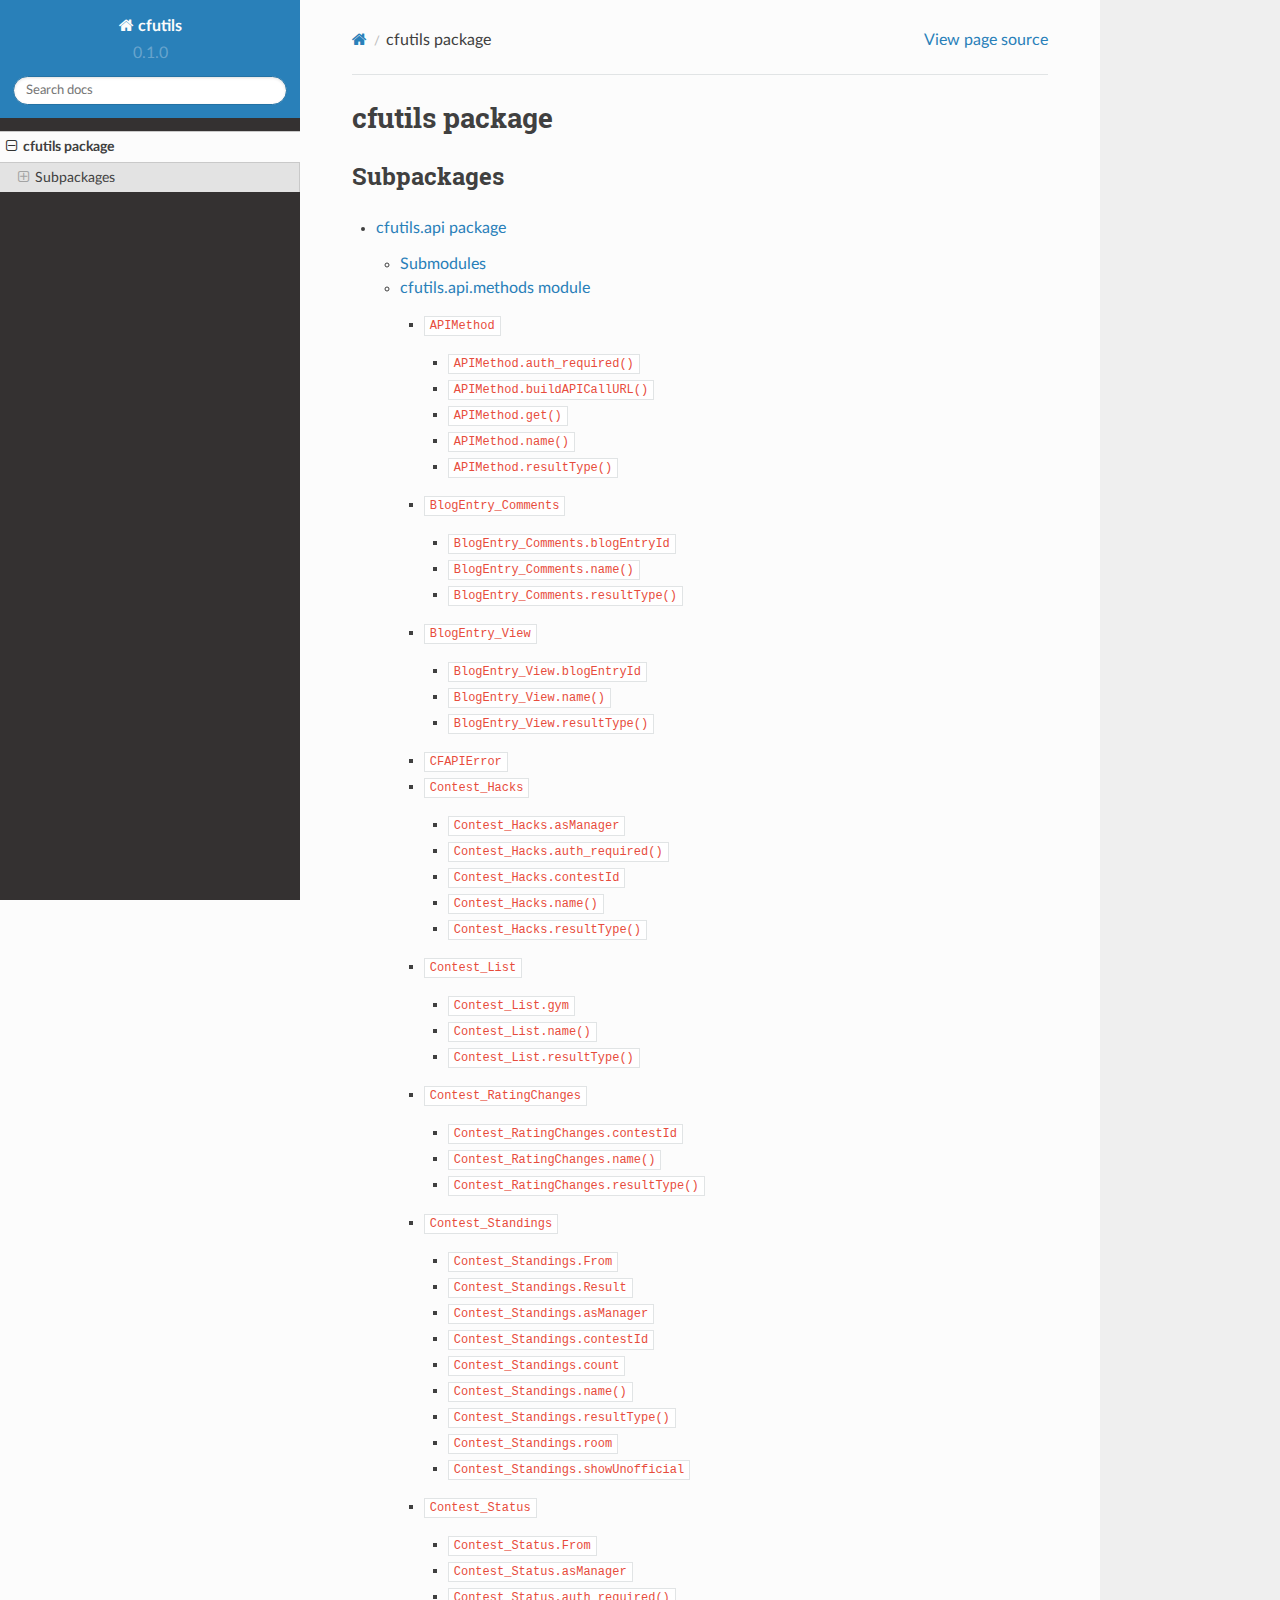
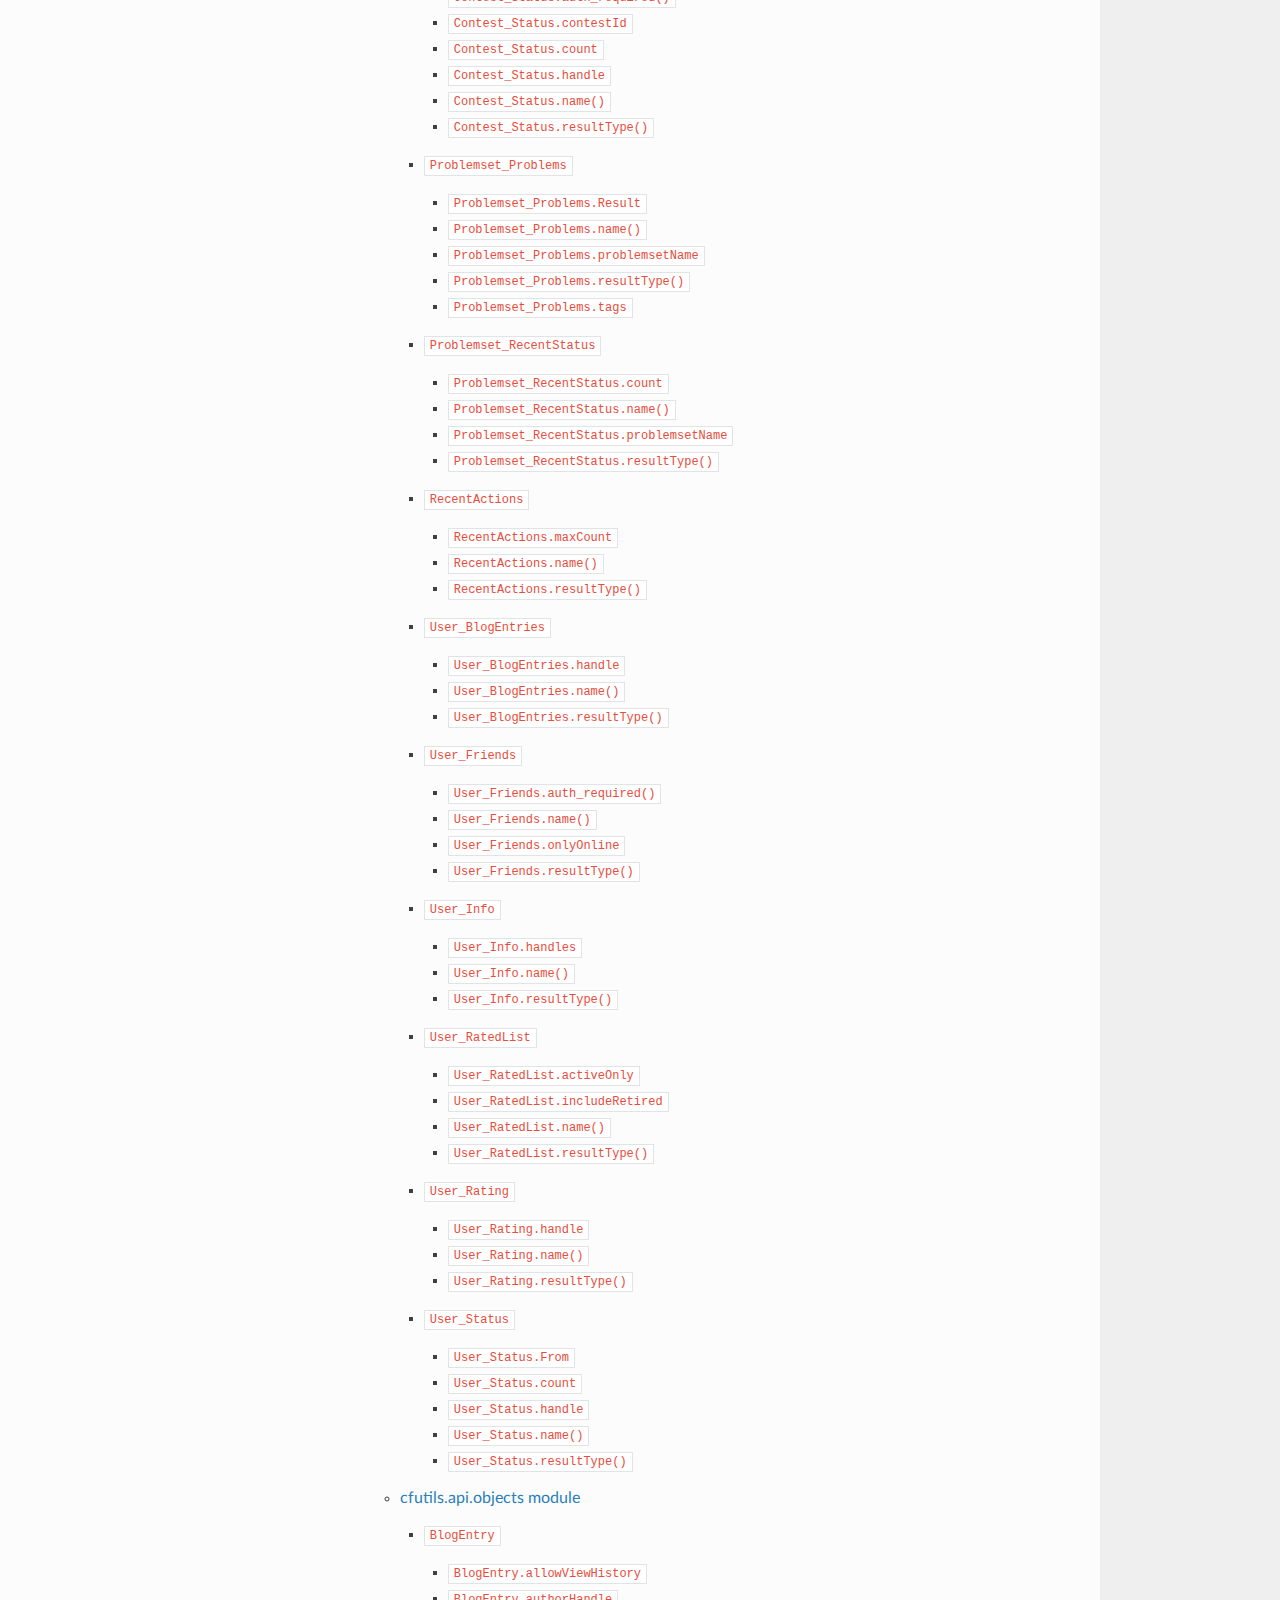
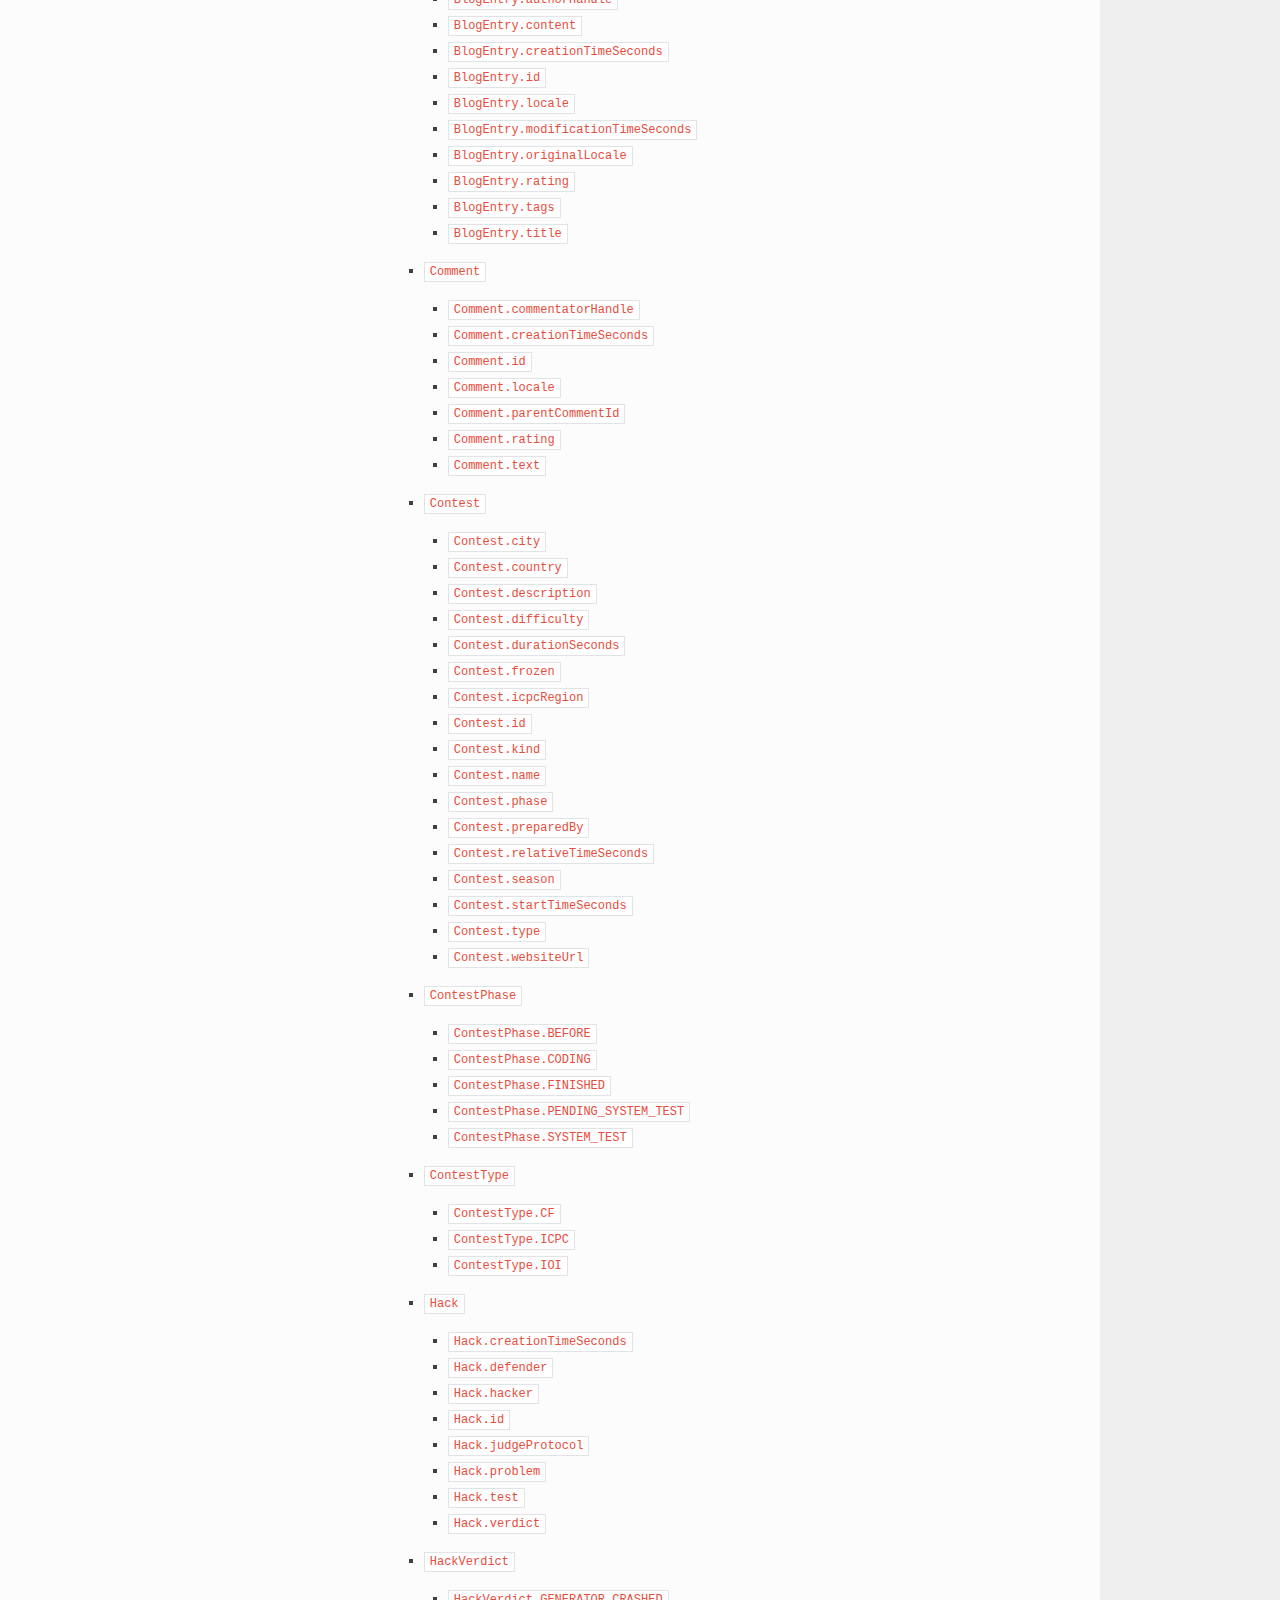
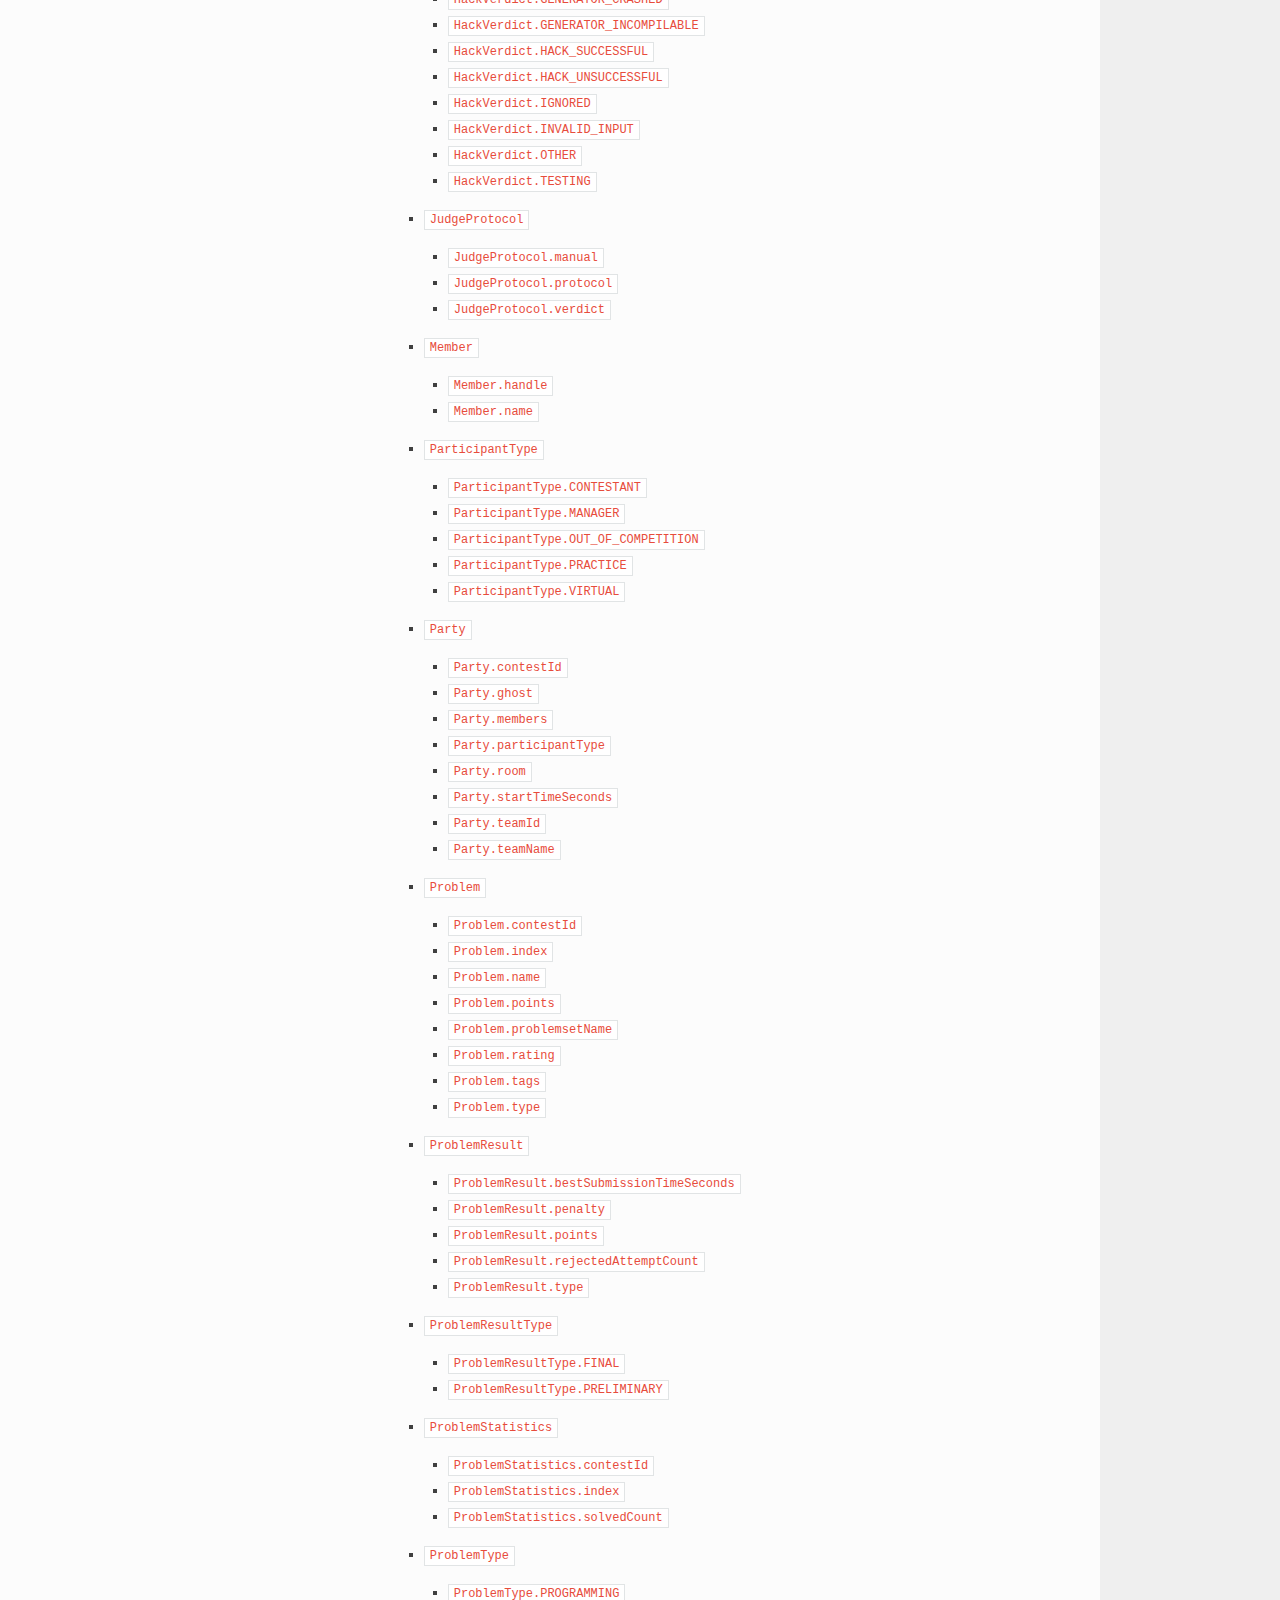
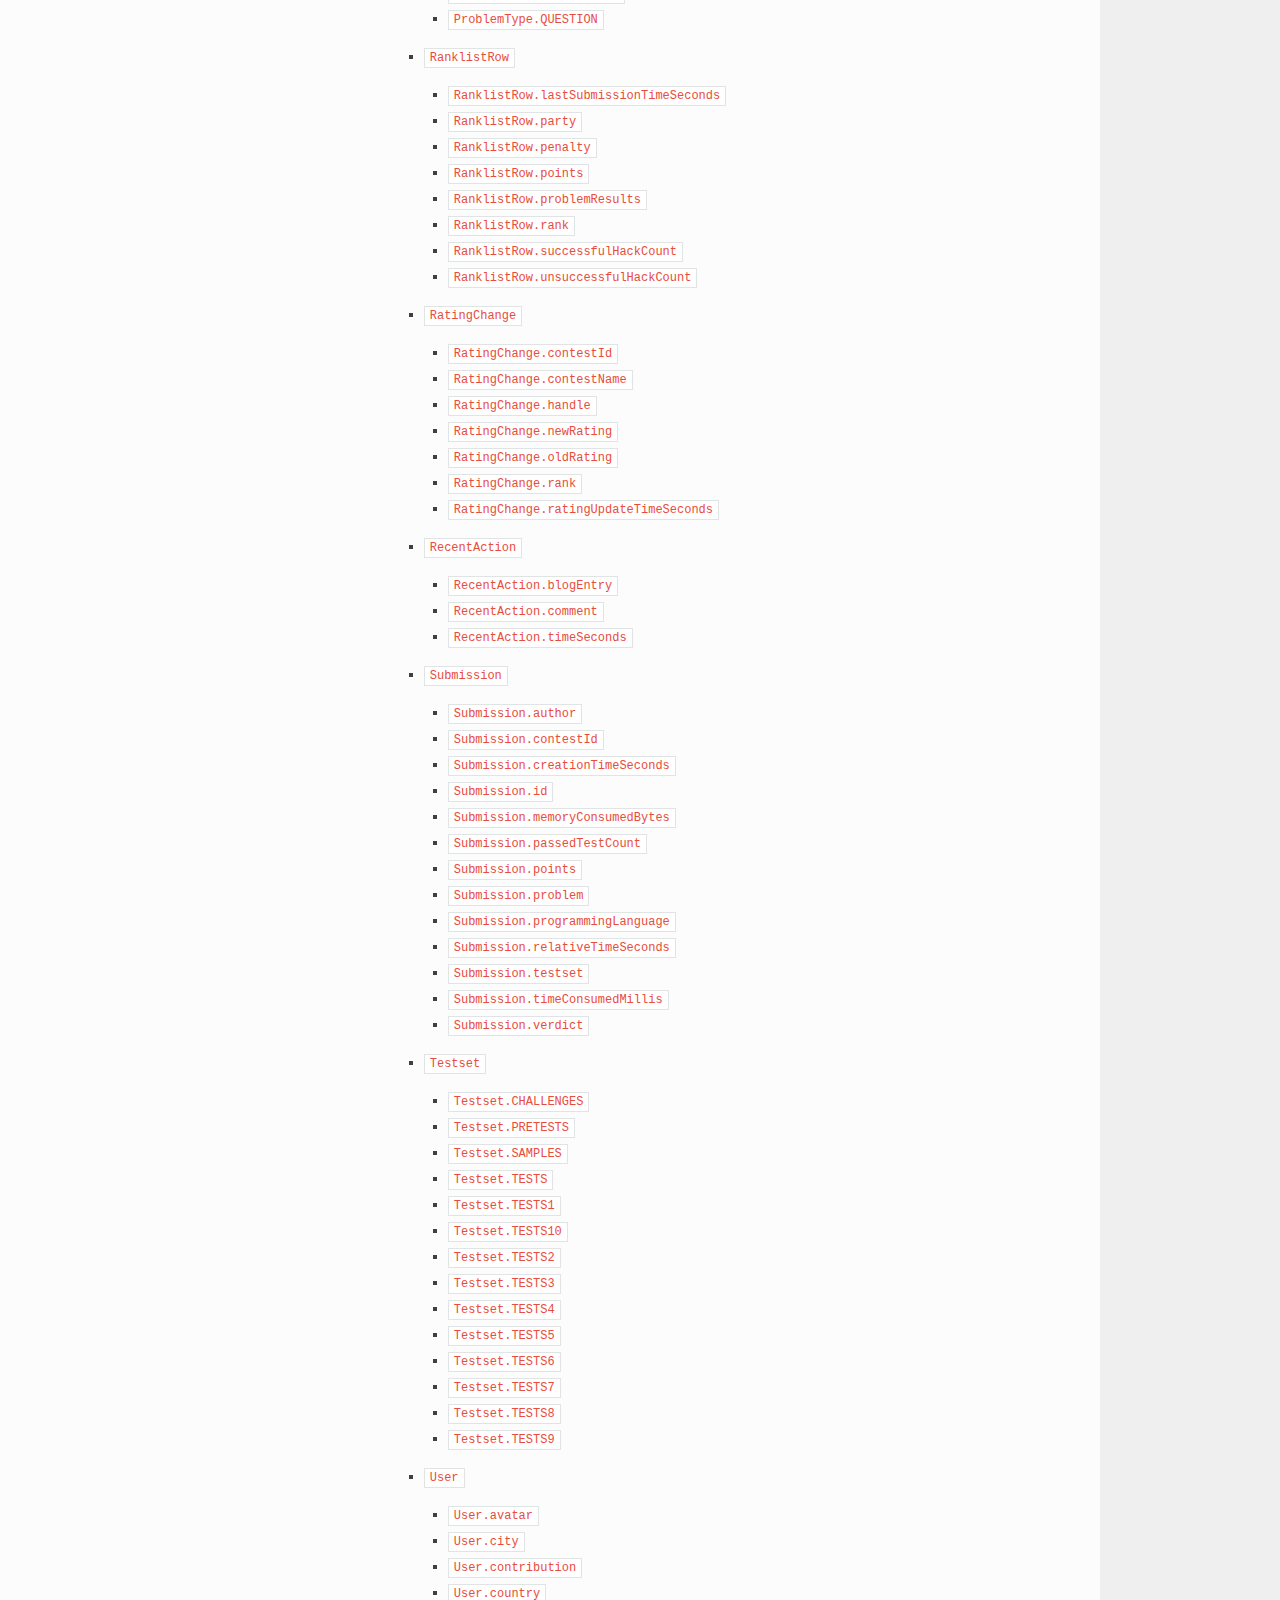
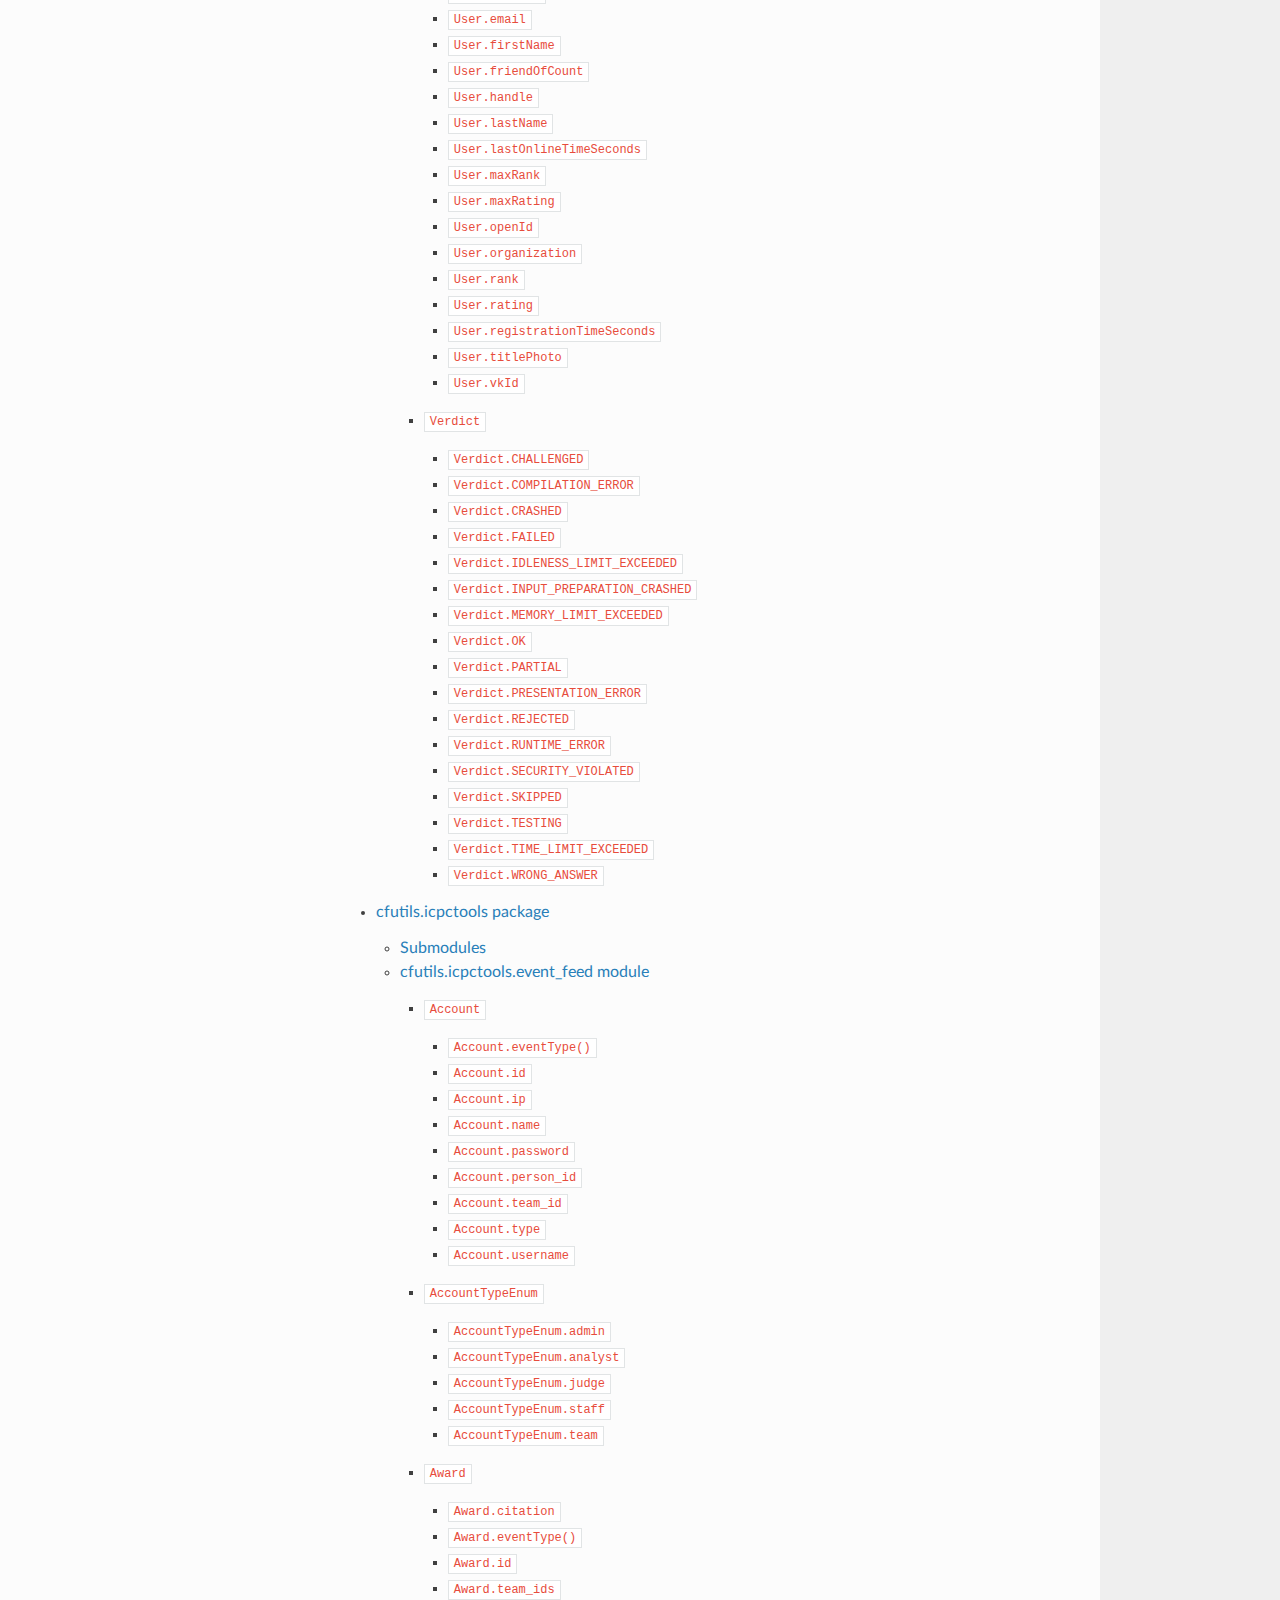
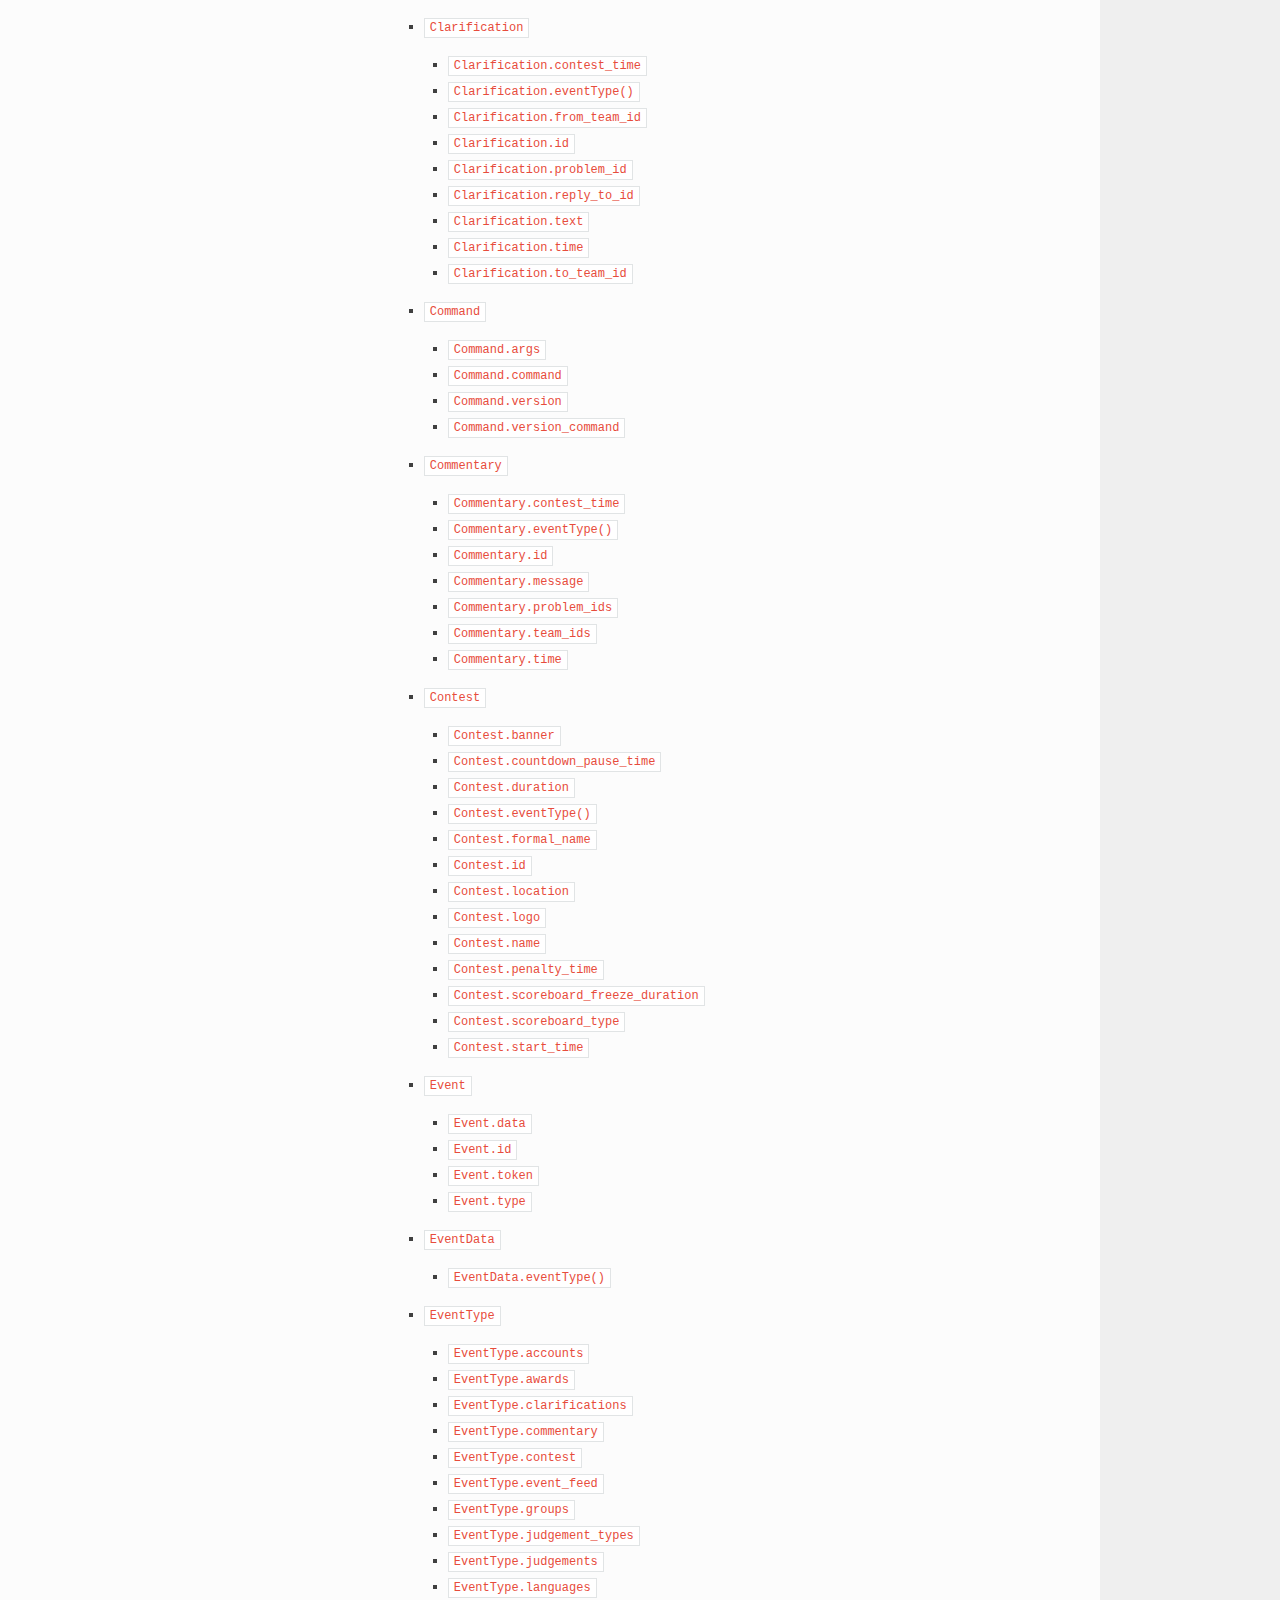
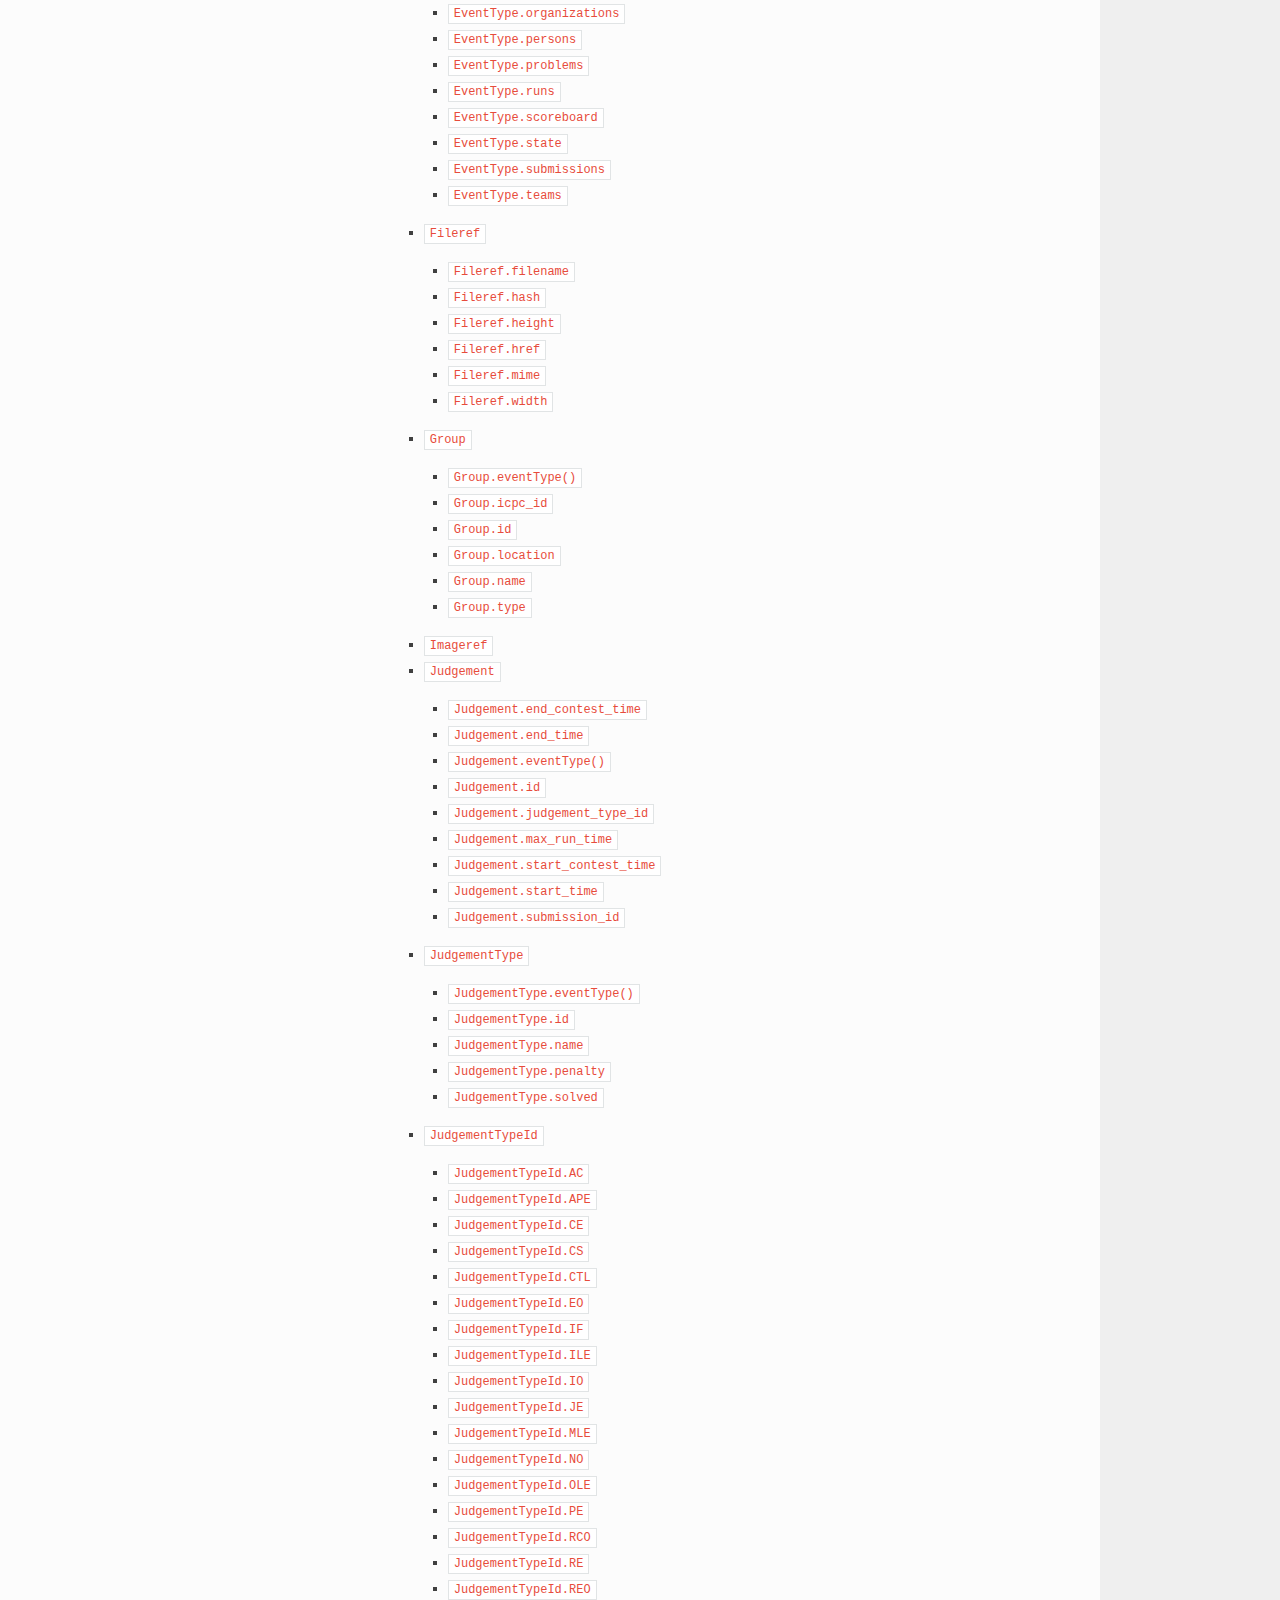
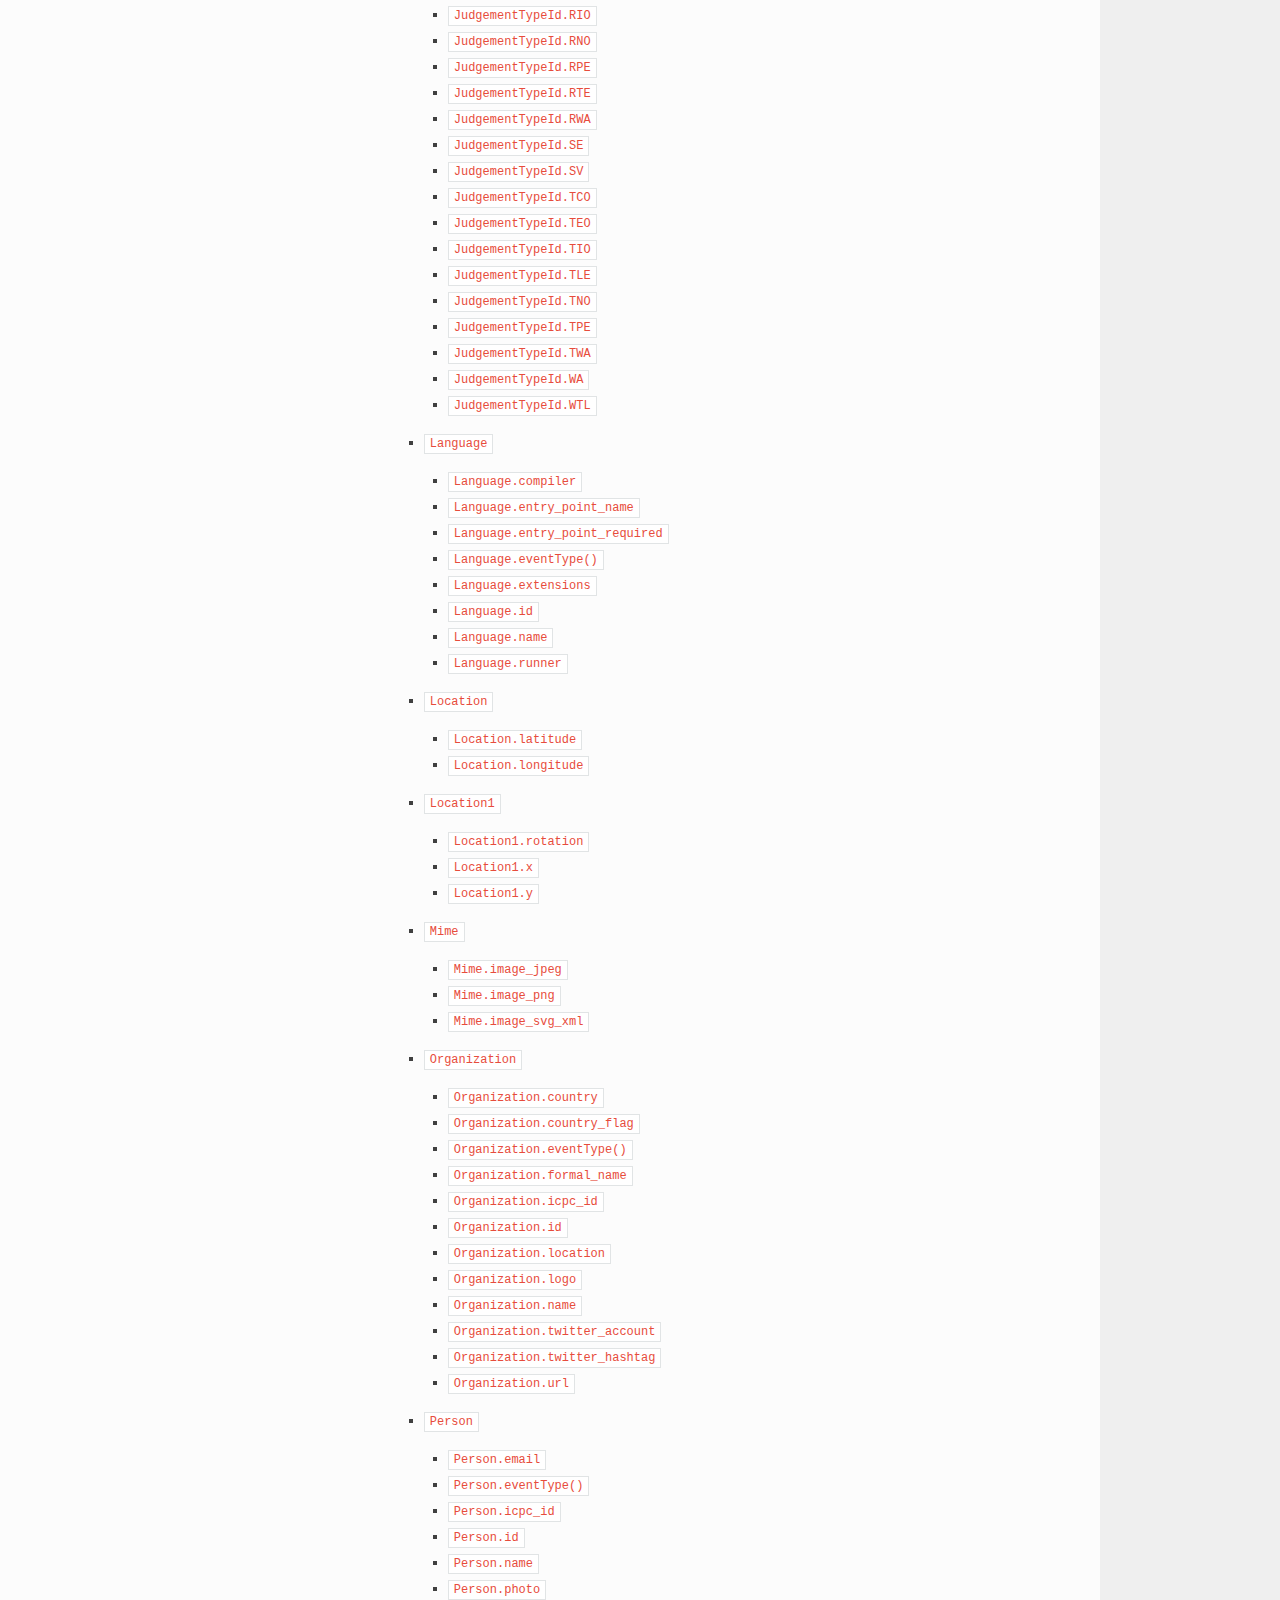
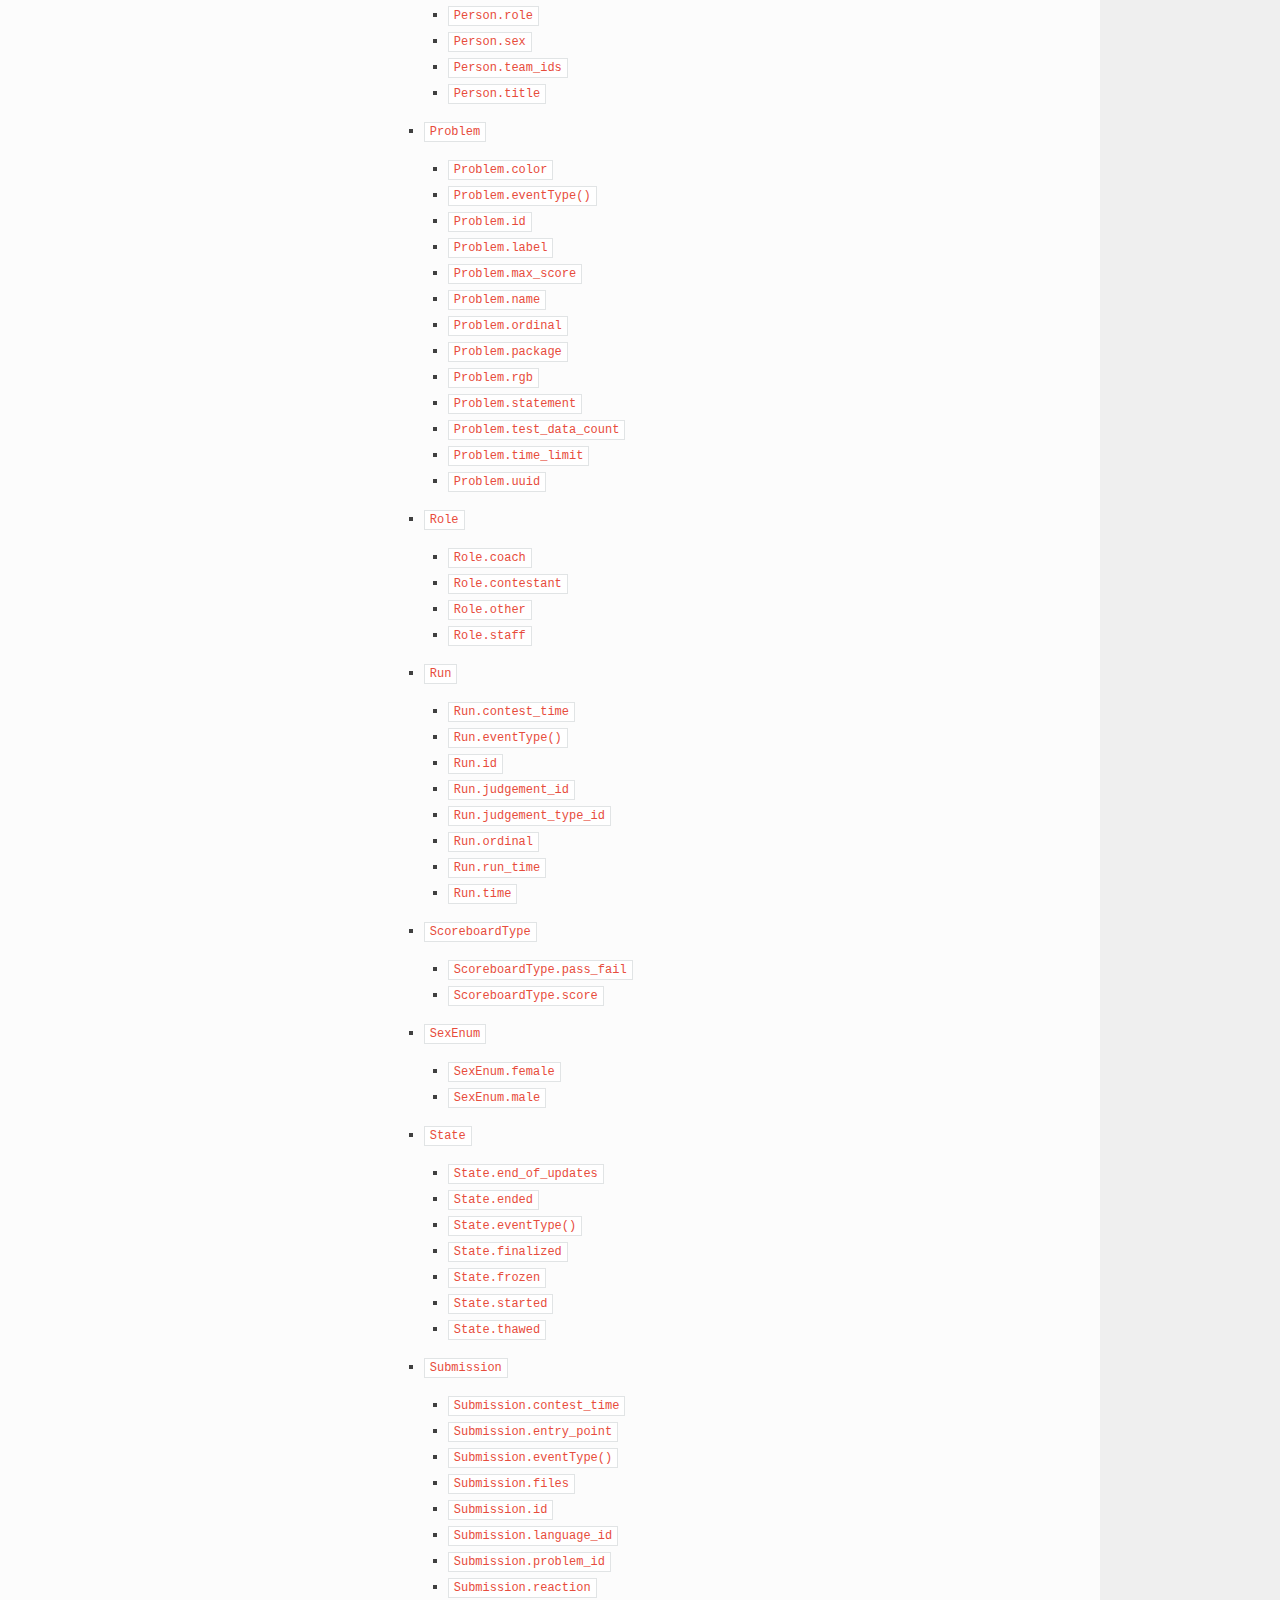
<file: cfutils.html>
<!DOCTYPE html>
<html class="writer-html5" lang="en" >
<head>
  <meta charset="utf-8" /><meta name="generator" content="Docutils 0.18.1: http://docutils.sourceforge.net/" />

  <meta name="viewport" content="width=device-width, initial-scale=1.0" />
  <title>cfutils package &mdash; cfutils  documentation</title>
      <link rel="stylesheet" href="_static/pygments.css" type="text/css" />
      <link rel="stylesheet" href="_static/css/theme.css" type="text/css" />
  <!--[if lt IE 9]>
    <script src="_static/js/html5shiv.min.js"></script>
  <![endif]-->
  
        <script src="_static/jquery.js?v=5d32c60e"></script>
        <script src="_static/_sphinx_javascript_frameworks_compat.js?v=2cd50e6c"></script>
        <script src="_static/documentation_options.js?v=5929fcd5"></script>
        <script src="_static/doctools.js?v=888ff710"></script>
        <script src="_static/sphinx_highlight.js?v=dc90522c"></script>
    <script src="_static/js/theme.js"></script>
    <link rel="index" title="Index" href="genindex.html" />
    <link rel="search" title="Search" href="search.html" />
    <link rel="next" title="cfutils.api package" href="cfutils.api.html" />
    <link rel="prev" title="Codeforces API Utilities" href="index.html" /> 
</head>

<body class="wy-body-for-nav"> 
  <div class="wy-grid-for-nav">
    <nav data-toggle="wy-nav-shift" class="wy-nav-side">
      <div class="wy-side-scroll">
        <div class="wy-side-nav-search" >

          
          
          <a href="index.html" class="icon icon-home">
            cfutils
          </a>
              <div class="version">
                0.1.0
              </div>
<div role="search">
  <form id="rtd-search-form" class="wy-form" action="search.html" method="get">
    <input type="text" name="q" placeholder="Search docs" aria-label="Search docs" />
    <input type="hidden" name="check_keywords" value="yes" />
    <input type="hidden" name="area" value="default" />
  </form>
</div>
        </div><div class="wy-menu wy-menu-vertical" data-spy="affix" role="navigation" aria-label="Navigation menu">
              <ul class="current">
<li class="toctree-l1 current"><a class="current reference internal" href="#">cfutils package</a><ul>
<li class="toctree-l2"><a class="reference internal" href="#subpackages">Subpackages</a><ul>
<li class="toctree-l3"><a class="reference internal" href="cfutils.api.html">cfutils.api package</a><ul>
<li class="toctree-l4"><a class="reference internal" href="cfutils.api.html#submodules">Submodules</a></li>
<li class="toctree-l4"><a class="reference internal" href="cfutils.api.html#module-cfutils.api.methods">cfutils.api.methods module</a><ul>
<li class="toctree-l5"><a class="reference internal" href="cfutils.api.html#cfutils.api.methods.APIMethod"><code class="docutils literal notranslate"><span class="pre">APIMethod</span></code></a><ul>
<li class="toctree-l6"><a class="reference internal" href="cfutils.api.html#cfutils.api.methods.APIMethod.auth_required"><code class="docutils literal notranslate"><span class="pre">APIMethod.auth_required()</span></code></a></li>
<li class="toctree-l6"><a class="reference internal" href="cfutils.api.html#cfutils.api.methods.APIMethod.buildAPICallURL"><code class="docutils literal notranslate"><span class="pre">APIMethod.buildAPICallURL()</span></code></a></li>
<li class="toctree-l6"><a class="reference internal" href="cfutils.api.html#cfutils.api.methods.APIMethod.get"><code class="docutils literal notranslate"><span class="pre">APIMethod.get()</span></code></a></li>
<li class="toctree-l6"><a class="reference internal" href="cfutils.api.html#cfutils.api.methods.APIMethod.name"><code class="docutils literal notranslate"><span class="pre">APIMethod.name()</span></code></a></li>
<li class="toctree-l6"><a class="reference internal" href="cfutils.api.html#cfutils.api.methods.APIMethod.resultType"><code class="docutils literal notranslate"><span class="pre">APIMethod.resultType()</span></code></a></li>
</ul>
</li>
<li class="toctree-l5"><a class="reference internal" href="cfutils.api.html#cfutils.api.methods.BlogEntry_Comments"><code class="docutils literal notranslate"><span class="pre">BlogEntry_Comments</span></code></a><ul>
<li class="toctree-l6"><a class="reference internal" href="cfutils.api.html#cfutils.api.methods.BlogEntry_Comments.blogEntryId"><code class="docutils literal notranslate"><span class="pre">BlogEntry_Comments.blogEntryId</span></code></a></li>
<li class="toctree-l6"><a class="reference internal" href="cfutils.api.html#cfutils.api.methods.BlogEntry_Comments.name"><code class="docutils literal notranslate"><span class="pre">BlogEntry_Comments.name()</span></code></a></li>
<li class="toctree-l6"><a class="reference internal" href="cfutils.api.html#cfutils.api.methods.BlogEntry_Comments.resultType"><code class="docutils literal notranslate"><span class="pre">BlogEntry_Comments.resultType()</span></code></a></li>
</ul>
</li>
<li class="toctree-l5"><a class="reference internal" href="cfutils.api.html#cfutils.api.methods.BlogEntry_View"><code class="docutils literal notranslate"><span class="pre">BlogEntry_View</span></code></a><ul>
<li class="toctree-l6"><a class="reference internal" href="cfutils.api.html#cfutils.api.methods.BlogEntry_View.blogEntryId"><code class="docutils literal notranslate"><span class="pre">BlogEntry_View.blogEntryId</span></code></a></li>
<li class="toctree-l6"><a class="reference internal" href="cfutils.api.html#cfutils.api.methods.BlogEntry_View.name"><code class="docutils literal notranslate"><span class="pre">BlogEntry_View.name()</span></code></a></li>
<li class="toctree-l6"><a class="reference internal" href="cfutils.api.html#cfutils.api.methods.BlogEntry_View.resultType"><code class="docutils literal notranslate"><span class="pre">BlogEntry_View.resultType()</span></code></a></li>
</ul>
</li>
<li class="toctree-l5"><a class="reference internal" href="cfutils.api.html#cfutils.api.methods.CFAPIError"><code class="docutils literal notranslate"><span class="pre">CFAPIError</span></code></a></li>
<li class="toctree-l5"><a class="reference internal" href="cfutils.api.html#cfutils.api.methods.Contest_Hacks"><code class="docutils literal notranslate"><span class="pre">Contest_Hacks</span></code></a><ul>
<li class="toctree-l6"><a class="reference internal" href="cfutils.api.html#cfutils.api.methods.Contest_Hacks.asManager"><code class="docutils literal notranslate"><span class="pre">Contest_Hacks.asManager</span></code></a></li>
<li class="toctree-l6"><a class="reference internal" href="cfutils.api.html#cfutils.api.methods.Contest_Hacks.auth_required"><code class="docutils literal notranslate"><span class="pre">Contest_Hacks.auth_required()</span></code></a></li>
<li class="toctree-l6"><a class="reference internal" href="cfutils.api.html#cfutils.api.methods.Contest_Hacks.contestId"><code class="docutils literal notranslate"><span class="pre">Contest_Hacks.contestId</span></code></a></li>
<li class="toctree-l6"><a class="reference internal" href="cfutils.api.html#cfutils.api.methods.Contest_Hacks.name"><code class="docutils literal notranslate"><span class="pre">Contest_Hacks.name()</span></code></a></li>
<li class="toctree-l6"><a class="reference internal" href="cfutils.api.html#cfutils.api.methods.Contest_Hacks.resultType"><code class="docutils literal notranslate"><span class="pre">Contest_Hacks.resultType()</span></code></a></li>
</ul>
</li>
<li class="toctree-l5"><a class="reference internal" href="cfutils.api.html#cfutils.api.methods.Contest_List"><code class="docutils literal notranslate"><span class="pre">Contest_List</span></code></a><ul>
<li class="toctree-l6"><a class="reference internal" href="cfutils.api.html#cfutils.api.methods.Contest_List.gym"><code class="docutils literal notranslate"><span class="pre">Contest_List.gym</span></code></a></li>
<li class="toctree-l6"><a class="reference internal" href="cfutils.api.html#cfutils.api.methods.Contest_List.name"><code class="docutils literal notranslate"><span class="pre">Contest_List.name()</span></code></a></li>
<li class="toctree-l6"><a class="reference internal" href="cfutils.api.html#cfutils.api.methods.Contest_List.resultType"><code class="docutils literal notranslate"><span class="pre">Contest_List.resultType()</span></code></a></li>
</ul>
</li>
<li class="toctree-l5"><a class="reference internal" href="cfutils.api.html#cfutils.api.methods.Contest_RatingChanges"><code class="docutils literal notranslate"><span class="pre">Contest_RatingChanges</span></code></a><ul>
<li class="toctree-l6"><a class="reference internal" href="cfutils.api.html#cfutils.api.methods.Contest_RatingChanges.contestId"><code class="docutils literal notranslate"><span class="pre">Contest_RatingChanges.contestId</span></code></a></li>
<li class="toctree-l6"><a class="reference internal" href="cfutils.api.html#cfutils.api.methods.Contest_RatingChanges.name"><code class="docutils literal notranslate"><span class="pre">Contest_RatingChanges.name()</span></code></a></li>
<li class="toctree-l6"><a class="reference internal" href="cfutils.api.html#cfutils.api.methods.Contest_RatingChanges.resultType"><code class="docutils literal notranslate"><span class="pre">Contest_RatingChanges.resultType()</span></code></a></li>
</ul>
</li>
<li class="toctree-l5"><a class="reference internal" href="cfutils.api.html#cfutils.api.methods.Contest_Standings"><code class="docutils literal notranslate"><span class="pre">Contest_Standings</span></code></a><ul>
<li class="toctree-l6"><a class="reference internal" href="cfutils.api.html#cfutils.api.methods.Contest_Standings.From"><code class="docutils literal notranslate"><span class="pre">Contest_Standings.From</span></code></a></li>
<li class="toctree-l6"><a class="reference internal" href="cfutils.api.html#cfutils.api.methods.Contest_Standings.Result"><code class="docutils literal notranslate"><span class="pre">Contest_Standings.Result</span></code></a><ul>
<li class="toctree-l7"><a class="reference internal" href="cfutils.api.html#cfutils.api.methods.Contest_Standings.Result.contest"><code class="docutils literal notranslate"><span class="pre">Contest_Standings.Result.contest</span></code></a></li>
<li class="toctree-l7"><a class="reference internal" href="cfutils.api.html#cfutils.api.methods.Contest_Standings.Result.problems"><code class="docutils literal notranslate"><span class="pre">Contest_Standings.Result.problems</span></code></a></li>
<li class="toctree-l7"><a class="reference internal" href="cfutils.api.html#cfutils.api.methods.Contest_Standings.Result.rows"><code class="docutils literal notranslate"><span class="pre">Contest_Standings.Result.rows</span></code></a></li>
</ul>
</li>
<li class="toctree-l6"><a class="reference internal" href="cfutils.api.html#cfutils.api.methods.Contest_Standings.asManager"><code class="docutils literal notranslate"><span class="pre">Contest_Standings.asManager</span></code></a></li>
<li class="toctree-l6"><a class="reference internal" href="cfutils.api.html#cfutils.api.methods.Contest_Standings.contestId"><code class="docutils literal notranslate"><span class="pre">Contest_Standings.contestId</span></code></a></li>
<li class="toctree-l6"><a class="reference internal" href="cfutils.api.html#cfutils.api.methods.Contest_Standings.count"><code class="docutils literal notranslate"><span class="pre">Contest_Standings.count</span></code></a></li>
<li class="toctree-l6"><a class="reference internal" href="cfutils.api.html#cfutils.api.methods.Contest_Standings.name"><code class="docutils literal notranslate"><span class="pre">Contest_Standings.name()</span></code></a></li>
<li class="toctree-l6"><a class="reference internal" href="cfutils.api.html#cfutils.api.methods.Contest_Standings.resultType"><code class="docutils literal notranslate"><span class="pre">Contest_Standings.resultType()</span></code></a></li>
<li class="toctree-l6"><a class="reference internal" href="cfutils.api.html#cfutils.api.methods.Contest_Standings.room"><code class="docutils literal notranslate"><span class="pre">Contest_Standings.room</span></code></a></li>
<li class="toctree-l6"><a class="reference internal" href="cfutils.api.html#cfutils.api.methods.Contest_Standings.showUnofficial"><code class="docutils literal notranslate"><span class="pre">Contest_Standings.showUnofficial</span></code></a></li>
</ul>
</li>
<li class="toctree-l5"><a class="reference internal" href="cfutils.api.html#cfutils.api.methods.Contest_Status"><code class="docutils literal notranslate"><span class="pre">Contest_Status</span></code></a><ul>
<li class="toctree-l6"><a class="reference internal" href="cfutils.api.html#cfutils.api.methods.Contest_Status.From"><code class="docutils literal notranslate"><span class="pre">Contest_Status.From</span></code></a></li>
<li class="toctree-l6"><a class="reference internal" href="cfutils.api.html#cfutils.api.methods.Contest_Status.asManager"><code class="docutils literal notranslate"><span class="pre">Contest_Status.asManager</span></code></a></li>
<li class="toctree-l6"><a class="reference internal" href="cfutils.api.html#cfutils.api.methods.Contest_Status.auth_required"><code class="docutils literal notranslate"><span class="pre">Contest_Status.auth_required()</span></code></a></li>
<li class="toctree-l6"><a class="reference internal" href="cfutils.api.html#cfutils.api.methods.Contest_Status.contestId"><code class="docutils literal notranslate"><span class="pre">Contest_Status.contestId</span></code></a></li>
<li class="toctree-l6"><a class="reference internal" href="cfutils.api.html#cfutils.api.methods.Contest_Status.count"><code class="docutils literal notranslate"><span class="pre">Contest_Status.count</span></code></a></li>
<li class="toctree-l6"><a class="reference internal" href="cfutils.api.html#cfutils.api.methods.Contest_Status.handle"><code class="docutils literal notranslate"><span class="pre">Contest_Status.handle</span></code></a></li>
<li class="toctree-l6"><a class="reference internal" href="cfutils.api.html#cfutils.api.methods.Contest_Status.name"><code class="docutils literal notranslate"><span class="pre">Contest_Status.name()</span></code></a></li>
<li class="toctree-l6"><a class="reference internal" href="cfutils.api.html#cfutils.api.methods.Contest_Status.resultType"><code class="docutils literal notranslate"><span class="pre">Contest_Status.resultType()</span></code></a></li>
</ul>
</li>
<li class="toctree-l5"><a class="reference internal" href="cfutils.api.html#cfutils.api.methods.Problemset_Problems"><code class="docutils literal notranslate"><span class="pre">Problemset_Problems</span></code></a><ul>
<li class="toctree-l6"><a class="reference internal" href="cfutils.api.html#cfutils.api.methods.Problemset_Problems.Result"><code class="docutils literal notranslate"><span class="pre">Problemset_Problems.Result</span></code></a><ul>
<li class="toctree-l7"><a class="reference internal" href="cfutils.api.html#cfutils.api.methods.Problemset_Problems.Result.problemStatistics"><code class="docutils literal notranslate"><span class="pre">Problemset_Problems.Result.problemStatistics</span></code></a></li>
<li class="toctree-l7"><a class="reference internal" href="cfutils.api.html#cfutils.api.methods.Problemset_Problems.Result.problems"><code class="docutils literal notranslate"><span class="pre">Problemset_Problems.Result.problems</span></code></a></li>
</ul>
</li>
<li class="toctree-l6"><a class="reference internal" href="cfutils.api.html#cfutils.api.methods.Problemset_Problems.name"><code class="docutils literal notranslate"><span class="pre">Problemset_Problems.name()</span></code></a></li>
<li class="toctree-l6"><a class="reference internal" href="cfutils.api.html#cfutils.api.methods.Problemset_Problems.problemsetName"><code class="docutils literal notranslate"><span class="pre">Problemset_Problems.problemsetName</span></code></a></li>
<li class="toctree-l6"><a class="reference internal" href="cfutils.api.html#cfutils.api.methods.Problemset_Problems.resultType"><code class="docutils literal notranslate"><span class="pre">Problemset_Problems.resultType()</span></code></a></li>
<li class="toctree-l6"><a class="reference internal" href="cfutils.api.html#cfutils.api.methods.Problemset_Problems.tags"><code class="docutils literal notranslate"><span class="pre">Problemset_Problems.tags</span></code></a></li>
</ul>
</li>
<li class="toctree-l5"><a class="reference internal" href="cfutils.api.html#cfutils.api.methods.Problemset_RecentStatus"><code class="docutils literal notranslate"><span class="pre">Problemset_RecentStatus</span></code></a><ul>
<li class="toctree-l6"><a class="reference internal" href="cfutils.api.html#cfutils.api.methods.Problemset_RecentStatus.count"><code class="docutils literal notranslate"><span class="pre">Problemset_RecentStatus.count</span></code></a></li>
<li class="toctree-l6"><a class="reference internal" href="cfutils.api.html#cfutils.api.methods.Problemset_RecentStatus.name"><code class="docutils literal notranslate"><span class="pre">Problemset_RecentStatus.name()</span></code></a></li>
<li class="toctree-l6"><a class="reference internal" href="cfutils.api.html#cfutils.api.methods.Problemset_RecentStatus.problemsetName"><code class="docutils literal notranslate"><span class="pre">Problemset_RecentStatus.problemsetName</span></code></a></li>
<li class="toctree-l6"><a class="reference internal" href="cfutils.api.html#cfutils.api.methods.Problemset_RecentStatus.resultType"><code class="docutils literal notranslate"><span class="pre">Problemset_RecentStatus.resultType()</span></code></a></li>
</ul>
</li>
<li class="toctree-l5"><a class="reference internal" href="cfutils.api.html#cfutils.api.methods.RecentActions"><code class="docutils literal notranslate"><span class="pre">RecentActions</span></code></a><ul>
<li class="toctree-l6"><a class="reference internal" href="cfutils.api.html#cfutils.api.methods.RecentActions.maxCount"><code class="docutils literal notranslate"><span class="pre">RecentActions.maxCount</span></code></a></li>
<li class="toctree-l6"><a class="reference internal" href="cfutils.api.html#cfutils.api.methods.RecentActions.name"><code class="docutils literal notranslate"><span class="pre">RecentActions.name()</span></code></a></li>
<li class="toctree-l6"><a class="reference internal" href="cfutils.api.html#cfutils.api.methods.RecentActions.resultType"><code class="docutils literal notranslate"><span class="pre">RecentActions.resultType()</span></code></a></li>
</ul>
</li>
<li class="toctree-l5"><a class="reference internal" href="cfutils.api.html#cfutils.api.methods.User_BlogEntries"><code class="docutils literal notranslate"><span class="pre">User_BlogEntries</span></code></a><ul>
<li class="toctree-l6"><a class="reference internal" href="cfutils.api.html#cfutils.api.methods.User_BlogEntries.handle"><code class="docutils literal notranslate"><span class="pre">User_BlogEntries.handle</span></code></a></li>
<li class="toctree-l6"><a class="reference internal" href="cfutils.api.html#cfutils.api.methods.User_BlogEntries.name"><code class="docutils literal notranslate"><span class="pre">User_BlogEntries.name()</span></code></a></li>
<li class="toctree-l6"><a class="reference internal" href="cfutils.api.html#cfutils.api.methods.User_BlogEntries.resultType"><code class="docutils literal notranslate"><span class="pre">User_BlogEntries.resultType()</span></code></a></li>
</ul>
</li>
<li class="toctree-l5"><a class="reference internal" href="cfutils.api.html#cfutils.api.methods.User_Friends"><code class="docutils literal notranslate"><span class="pre">User_Friends</span></code></a><ul>
<li class="toctree-l6"><a class="reference internal" href="cfutils.api.html#cfutils.api.methods.User_Friends.auth_required"><code class="docutils literal notranslate"><span class="pre">User_Friends.auth_required()</span></code></a></li>
<li class="toctree-l6"><a class="reference internal" href="cfutils.api.html#cfutils.api.methods.User_Friends.name"><code class="docutils literal notranslate"><span class="pre">User_Friends.name()</span></code></a></li>
<li class="toctree-l6"><a class="reference internal" href="cfutils.api.html#cfutils.api.methods.User_Friends.onlyOnline"><code class="docutils literal notranslate"><span class="pre">User_Friends.onlyOnline</span></code></a></li>
<li class="toctree-l6"><a class="reference internal" href="cfutils.api.html#cfutils.api.methods.User_Friends.resultType"><code class="docutils literal notranslate"><span class="pre">User_Friends.resultType()</span></code></a></li>
</ul>
</li>
<li class="toctree-l5"><a class="reference internal" href="cfutils.api.html#cfutils.api.methods.User_Info"><code class="docutils literal notranslate"><span class="pre">User_Info</span></code></a><ul>
<li class="toctree-l6"><a class="reference internal" href="cfutils.api.html#cfutils.api.methods.User_Info.handles"><code class="docutils literal notranslate"><span class="pre">User_Info.handles</span></code></a></li>
<li class="toctree-l6"><a class="reference internal" href="cfutils.api.html#cfutils.api.methods.User_Info.name"><code class="docutils literal notranslate"><span class="pre">User_Info.name()</span></code></a></li>
<li class="toctree-l6"><a class="reference internal" href="cfutils.api.html#cfutils.api.methods.User_Info.resultType"><code class="docutils literal notranslate"><span class="pre">User_Info.resultType()</span></code></a></li>
</ul>
</li>
<li class="toctree-l5"><a class="reference internal" href="cfutils.api.html#cfutils.api.methods.User_RatedList"><code class="docutils literal notranslate"><span class="pre">User_RatedList</span></code></a><ul>
<li class="toctree-l6"><a class="reference internal" href="cfutils.api.html#cfutils.api.methods.User_RatedList.activeOnly"><code class="docutils literal notranslate"><span class="pre">User_RatedList.activeOnly</span></code></a></li>
<li class="toctree-l6"><a class="reference internal" href="cfutils.api.html#cfutils.api.methods.User_RatedList.includeRetired"><code class="docutils literal notranslate"><span class="pre">User_RatedList.includeRetired</span></code></a></li>
<li class="toctree-l6"><a class="reference internal" href="cfutils.api.html#cfutils.api.methods.User_RatedList.name"><code class="docutils literal notranslate"><span class="pre">User_RatedList.name()</span></code></a></li>
<li class="toctree-l6"><a class="reference internal" href="cfutils.api.html#cfutils.api.methods.User_RatedList.resultType"><code class="docutils literal notranslate"><span class="pre">User_RatedList.resultType()</span></code></a></li>
</ul>
</li>
<li class="toctree-l5"><a class="reference internal" href="cfutils.api.html#cfutils.api.methods.User_Rating"><code class="docutils literal notranslate"><span class="pre">User_Rating</span></code></a><ul>
<li class="toctree-l6"><a class="reference internal" href="cfutils.api.html#cfutils.api.methods.User_Rating.handle"><code class="docutils literal notranslate"><span class="pre">User_Rating.handle</span></code></a></li>
<li class="toctree-l6"><a class="reference internal" href="cfutils.api.html#cfutils.api.methods.User_Rating.name"><code class="docutils literal notranslate"><span class="pre">User_Rating.name()</span></code></a></li>
<li class="toctree-l6"><a class="reference internal" href="cfutils.api.html#cfutils.api.methods.User_Rating.resultType"><code class="docutils literal notranslate"><span class="pre">User_Rating.resultType()</span></code></a></li>
</ul>
</li>
<li class="toctree-l5"><a class="reference internal" href="cfutils.api.html#cfutils.api.methods.User_Status"><code class="docutils literal notranslate"><span class="pre">User_Status</span></code></a><ul>
<li class="toctree-l6"><a class="reference internal" href="cfutils.api.html#cfutils.api.methods.User_Status.From"><code class="docutils literal notranslate"><span class="pre">User_Status.From</span></code></a></li>
<li class="toctree-l6"><a class="reference internal" href="cfutils.api.html#cfutils.api.methods.User_Status.count"><code class="docutils literal notranslate"><span class="pre">User_Status.count</span></code></a></li>
<li class="toctree-l6"><a class="reference internal" href="cfutils.api.html#cfutils.api.methods.User_Status.handle"><code class="docutils literal notranslate"><span class="pre">User_Status.handle</span></code></a></li>
<li class="toctree-l6"><a class="reference internal" href="cfutils.api.html#cfutils.api.methods.User_Status.name"><code class="docutils literal notranslate"><span class="pre">User_Status.name()</span></code></a></li>
<li class="toctree-l6"><a class="reference internal" href="cfutils.api.html#cfutils.api.methods.User_Status.resultType"><code class="docutils literal notranslate"><span class="pre">User_Status.resultType()</span></code></a></li>
</ul>
</li>
</ul>
</li>
<li class="toctree-l4"><a class="reference internal" href="cfutils.api.html#module-cfutils.api.objects">cfutils.api.objects module</a><ul>
<li class="toctree-l5"><a class="reference internal" href="cfutils.api.html#cfutils.api.objects.BlogEntry"><code class="docutils literal notranslate"><span class="pre">BlogEntry</span></code></a><ul>
<li class="toctree-l6"><a class="reference internal" href="cfutils.api.html#cfutils.api.objects.BlogEntry.allowViewHistory"><code class="docutils literal notranslate"><span class="pre">BlogEntry.allowViewHistory</span></code></a></li>
<li class="toctree-l6"><a class="reference internal" href="cfutils.api.html#cfutils.api.objects.BlogEntry.authorHandle"><code class="docutils literal notranslate"><span class="pre">BlogEntry.authorHandle</span></code></a></li>
<li class="toctree-l6"><a class="reference internal" href="cfutils.api.html#cfutils.api.objects.BlogEntry.content"><code class="docutils literal notranslate"><span class="pre">BlogEntry.content</span></code></a></li>
<li class="toctree-l6"><a class="reference internal" href="cfutils.api.html#cfutils.api.objects.BlogEntry.creationTimeSeconds"><code class="docutils literal notranslate"><span class="pre">BlogEntry.creationTimeSeconds</span></code></a></li>
<li class="toctree-l6"><a class="reference internal" href="cfutils.api.html#cfutils.api.objects.BlogEntry.id"><code class="docutils literal notranslate"><span class="pre">BlogEntry.id</span></code></a></li>
<li class="toctree-l6"><a class="reference internal" href="cfutils.api.html#cfutils.api.objects.BlogEntry.locale"><code class="docutils literal notranslate"><span class="pre">BlogEntry.locale</span></code></a></li>
<li class="toctree-l6"><a class="reference internal" href="cfutils.api.html#cfutils.api.objects.BlogEntry.modificationTimeSeconds"><code class="docutils literal notranslate"><span class="pre">BlogEntry.modificationTimeSeconds</span></code></a></li>
<li class="toctree-l6"><a class="reference internal" href="cfutils.api.html#cfutils.api.objects.BlogEntry.originalLocale"><code class="docutils literal notranslate"><span class="pre">BlogEntry.originalLocale</span></code></a></li>
<li class="toctree-l6"><a class="reference internal" href="cfutils.api.html#cfutils.api.objects.BlogEntry.rating"><code class="docutils literal notranslate"><span class="pre">BlogEntry.rating</span></code></a></li>
<li class="toctree-l6"><a class="reference internal" href="cfutils.api.html#cfutils.api.objects.BlogEntry.tags"><code class="docutils literal notranslate"><span class="pre">BlogEntry.tags</span></code></a></li>
<li class="toctree-l6"><a class="reference internal" href="cfutils.api.html#cfutils.api.objects.BlogEntry.title"><code class="docutils literal notranslate"><span class="pre">BlogEntry.title</span></code></a></li>
</ul>
</li>
<li class="toctree-l5"><a class="reference internal" href="cfutils.api.html#cfutils.api.objects.Comment"><code class="docutils literal notranslate"><span class="pre">Comment</span></code></a><ul>
<li class="toctree-l6"><a class="reference internal" href="cfutils.api.html#cfutils.api.objects.Comment.commentatorHandle"><code class="docutils literal notranslate"><span class="pre">Comment.commentatorHandle</span></code></a></li>
<li class="toctree-l6"><a class="reference internal" href="cfutils.api.html#cfutils.api.objects.Comment.creationTimeSeconds"><code class="docutils literal notranslate"><span class="pre">Comment.creationTimeSeconds</span></code></a></li>
<li class="toctree-l6"><a class="reference internal" href="cfutils.api.html#cfutils.api.objects.Comment.id"><code class="docutils literal notranslate"><span class="pre">Comment.id</span></code></a></li>
<li class="toctree-l6"><a class="reference internal" href="cfutils.api.html#cfutils.api.objects.Comment.locale"><code class="docutils literal notranslate"><span class="pre">Comment.locale</span></code></a></li>
<li class="toctree-l6"><a class="reference internal" href="cfutils.api.html#cfutils.api.objects.Comment.parentCommentId"><code class="docutils literal notranslate"><span class="pre">Comment.parentCommentId</span></code></a></li>
<li class="toctree-l6"><a class="reference internal" href="cfutils.api.html#cfutils.api.objects.Comment.rating"><code class="docutils literal notranslate"><span class="pre">Comment.rating</span></code></a></li>
<li class="toctree-l6"><a class="reference internal" href="cfutils.api.html#cfutils.api.objects.Comment.text"><code class="docutils literal notranslate"><span class="pre">Comment.text</span></code></a></li>
</ul>
</li>
<li class="toctree-l5"><a class="reference internal" href="cfutils.api.html#cfutils.api.objects.Contest"><code class="docutils literal notranslate"><span class="pre">Contest</span></code></a><ul>
<li class="toctree-l6"><a class="reference internal" href="cfutils.api.html#cfutils.api.objects.Contest.city"><code class="docutils literal notranslate"><span class="pre">Contest.city</span></code></a></li>
<li class="toctree-l6"><a class="reference internal" href="cfutils.api.html#cfutils.api.objects.Contest.country"><code class="docutils literal notranslate"><span class="pre">Contest.country</span></code></a></li>
<li class="toctree-l6"><a class="reference internal" href="cfutils.api.html#cfutils.api.objects.Contest.description"><code class="docutils literal notranslate"><span class="pre">Contest.description</span></code></a></li>
<li class="toctree-l6"><a class="reference internal" href="cfutils.api.html#cfutils.api.objects.Contest.difficulty"><code class="docutils literal notranslate"><span class="pre">Contest.difficulty</span></code></a></li>
<li class="toctree-l6"><a class="reference internal" href="cfutils.api.html#cfutils.api.objects.Contest.durationSeconds"><code class="docutils literal notranslate"><span class="pre">Contest.durationSeconds</span></code></a></li>
<li class="toctree-l6"><a class="reference internal" href="cfutils.api.html#cfutils.api.objects.Contest.frozen"><code class="docutils literal notranslate"><span class="pre">Contest.frozen</span></code></a></li>
<li class="toctree-l6"><a class="reference internal" href="cfutils.api.html#cfutils.api.objects.Contest.icpcRegion"><code class="docutils literal notranslate"><span class="pre">Contest.icpcRegion</span></code></a></li>
<li class="toctree-l6"><a class="reference internal" href="cfutils.api.html#cfutils.api.objects.Contest.id"><code class="docutils literal notranslate"><span class="pre">Contest.id</span></code></a></li>
<li class="toctree-l6"><a class="reference internal" href="cfutils.api.html#cfutils.api.objects.Contest.kind"><code class="docutils literal notranslate"><span class="pre">Contest.kind</span></code></a></li>
<li class="toctree-l6"><a class="reference internal" href="cfutils.api.html#cfutils.api.objects.Contest.name"><code class="docutils literal notranslate"><span class="pre">Contest.name</span></code></a></li>
<li class="toctree-l6"><a class="reference internal" href="cfutils.api.html#cfutils.api.objects.Contest.phase"><code class="docutils literal notranslate"><span class="pre">Contest.phase</span></code></a></li>
<li class="toctree-l6"><a class="reference internal" href="cfutils.api.html#cfutils.api.objects.Contest.preparedBy"><code class="docutils literal notranslate"><span class="pre">Contest.preparedBy</span></code></a></li>
<li class="toctree-l6"><a class="reference internal" href="cfutils.api.html#cfutils.api.objects.Contest.relativeTimeSeconds"><code class="docutils literal notranslate"><span class="pre">Contest.relativeTimeSeconds</span></code></a></li>
<li class="toctree-l6"><a class="reference internal" href="cfutils.api.html#cfutils.api.objects.Contest.season"><code class="docutils literal notranslate"><span class="pre">Contest.season</span></code></a></li>
<li class="toctree-l6"><a class="reference internal" href="cfutils.api.html#cfutils.api.objects.Contest.startTimeSeconds"><code class="docutils literal notranslate"><span class="pre">Contest.startTimeSeconds</span></code></a></li>
<li class="toctree-l6"><a class="reference internal" href="cfutils.api.html#cfutils.api.objects.Contest.type"><code class="docutils literal notranslate"><span class="pre">Contest.type</span></code></a></li>
<li class="toctree-l6"><a class="reference internal" href="cfutils.api.html#cfutils.api.objects.Contest.websiteUrl"><code class="docutils literal notranslate"><span class="pre">Contest.websiteUrl</span></code></a></li>
</ul>
</li>
<li class="toctree-l5"><a class="reference internal" href="cfutils.api.html#cfutils.api.objects.ContestPhase"><code class="docutils literal notranslate"><span class="pre">ContestPhase</span></code></a><ul>
<li class="toctree-l6"><a class="reference internal" href="cfutils.api.html#cfutils.api.objects.ContestPhase.BEFORE"><code class="docutils literal notranslate"><span class="pre">ContestPhase.BEFORE</span></code></a></li>
<li class="toctree-l6"><a class="reference internal" href="cfutils.api.html#cfutils.api.objects.ContestPhase.CODING"><code class="docutils literal notranslate"><span class="pre">ContestPhase.CODING</span></code></a></li>
<li class="toctree-l6"><a class="reference internal" href="cfutils.api.html#cfutils.api.objects.ContestPhase.FINISHED"><code class="docutils literal notranslate"><span class="pre">ContestPhase.FINISHED</span></code></a></li>
<li class="toctree-l6"><a class="reference internal" href="cfutils.api.html#cfutils.api.objects.ContestPhase.PENDING_SYSTEM_TEST"><code class="docutils literal notranslate"><span class="pre">ContestPhase.PENDING_SYSTEM_TEST</span></code></a></li>
<li class="toctree-l6"><a class="reference internal" href="cfutils.api.html#cfutils.api.objects.ContestPhase.SYSTEM_TEST"><code class="docutils literal notranslate"><span class="pre">ContestPhase.SYSTEM_TEST</span></code></a></li>
</ul>
</li>
<li class="toctree-l5"><a class="reference internal" href="cfutils.api.html#cfutils.api.objects.ContestType"><code class="docutils literal notranslate"><span class="pre">ContestType</span></code></a><ul>
<li class="toctree-l6"><a class="reference internal" href="cfutils.api.html#cfutils.api.objects.ContestType.CF"><code class="docutils literal notranslate"><span class="pre">ContestType.CF</span></code></a></li>
<li class="toctree-l6"><a class="reference internal" href="cfutils.api.html#cfutils.api.objects.ContestType.ICPC"><code class="docutils literal notranslate"><span class="pre">ContestType.ICPC</span></code></a></li>
<li class="toctree-l6"><a class="reference internal" href="cfutils.api.html#cfutils.api.objects.ContestType.IOI"><code class="docutils literal notranslate"><span class="pre">ContestType.IOI</span></code></a></li>
</ul>
</li>
<li class="toctree-l5"><a class="reference internal" href="cfutils.api.html#cfutils.api.objects.Hack"><code class="docutils literal notranslate"><span class="pre">Hack</span></code></a><ul>
<li class="toctree-l6"><a class="reference internal" href="cfutils.api.html#cfutils.api.objects.Hack.creationTimeSeconds"><code class="docutils literal notranslate"><span class="pre">Hack.creationTimeSeconds</span></code></a></li>
<li class="toctree-l6"><a class="reference internal" href="cfutils.api.html#cfutils.api.objects.Hack.defender"><code class="docutils literal notranslate"><span class="pre">Hack.defender</span></code></a></li>
<li class="toctree-l6"><a class="reference internal" href="cfutils.api.html#cfutils.api.objects.Hack.hacker"><code class="docutils literal notranslate"><span class="pre">Hack.hacker</span></code></a></li>
<li class="toctree-l6"><a class="reference internal" href="cfutils.api.html#cfutils.api.objects.Hack.id"><code class="docutils literal notranslate"><span class="pre">Hack.id</span></code></a></li>
<li class="toctree-l6"><a class="reference internal" href="cfutils.api.html#cfutils.api.objects.Hack.judgeProtocol"><code class="docutils literal notranslate"><span class="pre">Hack.judgeProtocol</span></code></a></li>
<li class="toctree-l6"><a class="reference internal" href="cfutils.api.html#cfutils.api.objects.Hack.problem"><code class="docutils literal notranslate"><span class="pre">Hack.problem</span></code></a></li>
<li class="toctree-l6"><a class="reference internal" href="cfutils.api.html#cfutils.api.objects.Hack.test"><code class="docutils literal notranslate"><span class="pre">Hack.test</span></code></a></li>
<li class="toctree-l6"><a class="reference internal" href="cfutils.api.html#cfutils.api.objects.Hack.verdict"><code class="docutils literal notranslate"><span class="pre">Hack.verdict</span></code></a></li>
</ul>
</li>
<li class="toctree-l5"><a class="reference internal" href="cfutils.api.html#cfutils.api.objects.HackVerdict"><code class="docutils literal notranslate"><span class="pre">HackVerdict</span></code></a><ul>
<li class="toctree-l6"><a class="reference internal" href="cfutils.api.html#cfutils.api.objects.HackVerdict.GENERATOR_CRASHED"><code class="docutils literal notranslate"><span class="pre">HackVerdict.GENERATOR_CRASHED</span></code></a></li>
<li class="toctree-l6"><a class="reference internal" href="cfutils.api.html#cfutils.api.objects.HackVerdict.GENERATOR_INCOMPILABLE"><code class="docutils literal notranslate"><span class="pre">HackVerdict.GENERATOR_INCOMPILABLE</span></code></a></li>
<li class="toctree-l6"><a class="reference internal" href="cfutils.api.html#cfutils.api.objects.HackVerdict.HACK_SUCCESSFUL"><code class="docutils literal notranslate"><span class="pre">HackVerdict.HACK_SUCCESSFUL</span></code></a></li>
<li class="toctree-l6"><a class="reference internal" href="cfutils.api.html#cfutils.api.objects.HackVerdict.HACK_UNSUCCESSFUL"><code class="docutils literal notranslate"><span class="pre">HackVerdict.HACK_UNSUCCESSFUL</span></code></a></li>
<li class="toctree-l6"><a class="reference internal" href="cfutils.api.html#cfutils.api.objects.HackVerdict.IGNORED"><code class="docutils literal notranslate"><span class="pre">HackVerdict.IGNORED</span></code></a></li>
<li class="toctree-l6"><a class="reference internal" href="cfutils.api.html#cfutils.api.objects.HackVerdict.INVALID_INPUT"><code class="docutils literal notranslate"><span class="pre">HackVerdict.INVALID_INPUT</span></code></a></li>
<li class="toctree-l6"><a class="reference internal" href="cfutils.api.html#cfutils.api.objects.HackVerdict.OTHER"><code class="docutils literal notranslate"><span class="pre">HackVerdict.OTHER</span></code></a></li>
<li class="toctree-l6"><a class="reference internal" href="cfutils.api.html#cfutils.api.objects.HackVerdict.TESTING"><code class="docutils literal notranslate"><span class="pre">HackVerdict.TESTING</span></code></a></li>
</ul>
</li>
<li class="toctree-l5"><a class="reference internal" href="cfutils.api.html#cfutils.api.objects.JudgeProtocol"><code class="docutils literal notranslate"><span class="pre">JudgeProtocol</span></code></a><ul>
<li class="toctree-l6"><a class="reference internal" href="cfutils.api.html#cfutils.api.objects.JudgeProtocol.manual"><code class="docutils literal notranslate"><span class="pre">JudgeProtocol.manual</span></code></a></li>
<li class="toctree-l6"><a class="reference internal" href="cfutils.api.html#cfutils.api.objects.JudgeProtocol.protocol"><code class="docutils literal notranslate"><span class="pre">JudgeProtocol.protocol</span></code></a></li>
<li class="toctree-l6"><a class="reference internal" href="cfutils.api.html#cfutils.api.objects.JudgeProtocol.verdict"><code class="docutils literal notranslate"><span class="pre">JudgeProtocol.verdict</span></code></a></li>
</ul>
</li>
<li class="toctree-l5"><a class="reference internal" href="cfutils.api.html#cfutils.api.objects.Member"><code class="docutils literal notranslate"><span class="pre">Member</span></code></a><ul>
<li class="toctree-l6"><a class="reference internal" href="cfutils.api.html#cfutils.api.objects.Member.handle"><code class="docutils literal notranslate"><span class="pre">Member.handle</span></code></a></li>
<li class="toctree-l6"><a class="reference internal" href="cfutils.api.html#cfutils.api.objects.Member.name"><code class="docutils literal notranslate"><span class="pre">Member.name</span></code></a></li>
</ul>
</li>
<li class="toctree-l5"><a class="reference internal" href="cfutils.api.html#cfutils.api.objects.ParticipantType"><code class="docutils literal notranslate"><span class="pre">ParticipantType</span></code></a><ul>
<li class="toctree-l6"><a class="reference internal" href="cfutils.api.html#cfutils.api.objects.ParticipantType.CONTESTANT"><code class="docutils literal notranslate"><span class="pre">ParticipantType.CONTESTANT</span></code></a></li>
<li class="toctree-l6"><a class="reference internal" href="cfutils.api.html#cfutils.api.objects.ParticipantType.MANAGER"><code class="docutils literal notranslate"><span class="pre">ParticipantType.MANAGER</span></code></a></li>
<li class="toctree-l6"><a class="reference internal" href="cfutils.api.html#cfutils.api.objects.ParticipantType.OUT_OF_COMPETITION"><code class="docutils literal notranslate"><span class="pre">ParticipantType.OUT_OF_COMPETITION</span></code></a></li>
<li class="toctree-l6"><a class="reference internal" href="cfutils.api.html#cfutils.api.objects.ParticipantType.PRACTICE"><code class="docutils literal notranslate"><span class="pre">ParticipantType.PRACTICE</span></code></a></li>
<li class="toctree-l6"><a class="reference internal" href="cfutils.api.html#cfutils.api.objects.ParticipantType.VIRTUAL"><code class="docutils literal notranslate"><span class="pre">ParticipantType.VIRTUAL</span></code></a></li>
</ul>
</li>
<li class="toctree-l5"><a class="reference internal" href="cfutils.api.html#cfutils.api.objects.Party"><code class="docutils literal notranslate"><span class="pre">Party</span></code></a><ul>
<li class="toctree-l6"><a class="reference internal" href="cfutils.api.html#cfutils.api.objects.Party.contestId"><code class="docutils literal notranslate"><span class="pre">Party.contestId</span></code></a></li>
<li class="toctree-l6"><a class="reference internal" href="cfutils.api.html#cfutils.api.objects.Party.ghost"><code class="docutils literal notranslate"><span class="pre">Party.ghost</span></code></a></li>
<li class="toctree-l6"><a class="reference internal" href="cfutils.api.html#cfutils.api.objects.Party.members"><code class="docutils literal notranslate"><span class="pre">Party.members</span></code></a></li>
<li class="toctree-l6"><a class="reference internal" href="cfutils.api.html#cfutils.api.objects.Party.participantType"><code class="docutils literal notranslate"><span class="pre">Party.participantType</span></code></a></li>
<li class="toctree-l6"><a class="reference internal" href="cfutils.api.html#cfutils.api.objects.Party.room"><code class="docutils literal notranslate"><span class="pre">Party.room</span></code></a></li>
<li class="toctree-l6"><a class="reference internal" href="cfutils.api.html#cfutils.api.objects.Party.startTimeSeconds"><code class="docutils literal notranslate"><span class="pre">Party.startTimeSeconds</span></code></a></li>
<li class="toctree-l6"><a class="reference internal" href="cfutils.api.html#cfutils.api.objects.Party.teamId"><code class="docutils literal notranslate"><span class="pre">Party.teamId</span></code></a></li>
<li class="toctree-l6"><a class="reference internal" href="cfutils.api.html#cfutils.api.objects.Party.teamName"><code class="docutils literal notranslate"><span class="pre">Party.teamName</span></code></a></li>
</ul>
</li>
<li class="toctree-l5"><a class="reference internal" href="cfutils.api.html#cfutils.api.objects.Problem"><code class="docutils literal notranslate"><span class="pre">Problem</span></code></a><ul>
<li class="toctree-l6"><a class="reference internal" href="cfutils.api.html#cfutils.api.objects.Problem.contestId"><code class="docutils literal notranslate"><span class="pre">Problem.contestId</span></code></a></li>
<li class="toctree-l6"><a class="reference internal" href="cfutils.api.html#cfutils.api.objects.Problem.index"><code class="docutils literal notranslate"><span class="pre">Problem.index</span></code></a></li>
<li class="toctree-l6"><a class="reference internal" href="cfutils.api.html#cfutils.api.objects.Problem.name"><code class="docutils literal notranslate"><span class="pre">Problem.name</span></code></a></li>
<li class="toctree-l6"><a class="reference internal" href="cfutils.api.html#cfutils.api.objects.Problem.points"><code class="docutils literal notranslate"><span class="pre">Problem.points</span></code></a></li>
<li class="toctree-l6"><a class="reference internal" href="cfutils.api.html#cfutils.api.objects.Problem.problemsetName"><code class="docutils literal notranslate"><span class="pre">Problem.problemsetName</span></code></a></li>
<li class="toctree-l6"><a class="reference internal" href="cfutils.api.html#cfutils.api.objects.Problem.rating"><code class="docutils literal notranslate"><span class="pre">Problem.rating</span></code></a></li>
<li class="toctree-l6"><a class="reference internal" href="cfutils.api.html#cfutils.api.objects.Problem.tags"><code class="docutils literal notranslate"><span class="pre">Problem.tags</span></code></a></li>
<li class="toctree-l6"><a class="reference internal" href="cfutils.api.html#cfutils.api.objects.Problem.type"><code class="docutils literal notranslate"><span class="pre">Problem.type</span></code></a></li>
</ul>
</li>
<li class="toctree-l5"><a class="reference internal" href="cfutils.api.html#cfutils.api.objects.ProblemResult"><code class="docutils literal notranslate"><span class="pre">ProblemResult</span></code></a><ul>
<li class="toctree-l6"><a class="reference internal" href="cfutils.api.html#cfutils.api.objects.ProblemResult.bestSubmissionTimeSeconds"><code class="docutils literal notranslate"><span class="pre">ProblemResult.bestSubmissionTimeSeconds</span></code></a></li>
<li class="toctree-l6"><a class="reference internal" href="cfutils.api.html#cfutils.api.objects.ProblemResult.penalty"><code class="docutils literal notranslate"><span class="pre">ProblemResult.penalty</span></code></a></li>
<li class="toctree-l6"><a class="reference internal" href="cfutils.api.html#cfutils.api.objects.ProblemResult.points"><code class="docutils literal notranslate"><span class="pre">ProblemResult.points</span></code></a></li>
<li class="toctree-l6"><a class="reference internal" href="cfutils.api.html#cfutils.api.objects.ProblemResult.rejectedAttemptCount"><code class="docutils literal notranslate"><span class="pre">ProblemResult.rejectedAttemptCount</span></code></a></li>
<li class="toctree-l6"><a class="reference internal" href="cfutils.api.html#cfutils.api.objects.ProblemResult.type"><code class="docutils literal notranslate"><span class="pre">ProblemResult.type</span></code></a></li>
</ul>
</li>
<li class="toctree-l5"><a class="reference internal" href="cfutils.api.html#cfutils.api.objects.ProblemResultType"><code class="docutils literal notranslate"><span class="pre">ProblemResultType</span></code></a><ul>
<li class="toctree-l6"><a class="reference internal" href="cfutils.api.html#cfutils.api.objects.ProblemResultType.FINAL"><code class="docutils literal notranslate"><span class="pre">ProblemResultType.FINAL</span></code></a></li>
<li class="toctree-l6"><a class="reference internal" href="cfutils.api.html#cfutils.api.objects.ProblemResultType.PRELIMINARY"><code class="docutils literal notranslate"><span class="pre">ProblemResultType.PRELIMINARY</span></code></a></li>
</ul>
</li>
<li class="toctree-l5"><a class="reference internal" href="cfutils.api.html#cfutils.api.objects.ProblemStatistics"><code class="docutils literal notranslate"><span class="pre">ProblemStatistics</span></code></a><ul>
<li class="toctree-l6"><a class="reference internal" href="cfutils.api.html#cfutils.api.objects.ProblemStatistics.contestId"><code class="docutils literal notranslate"><span class="pre">ProblemStatistics.contestId</span></code></a></li>
<li class="toctree-l6"><a class="reference internal" href="cfutils.api.html#cfutils.api.objects.ProblemStatistics.index"><code class="docutils literal notranslate"><span class="pre">ProblemStatistics.index</span></code></a></li>
<li class="toctree-l6"><a class="reference internal" href="cfutils.api.html#cfutils.api.objects.ProblemStatistics.solvedCount"><code class="docutils literal notranslate"><span class="pre">ProblemStatistics.solvedCount</span></code></a></li>
</ul>
</li>
<li class="toctree-l5"><a class="reference internal" href="cfutils.api.html#cfutils.api.objects.ProblemType"><code class="docutils literal notranslate"><span class="pre">ProblemType</span></code></a><ul>
<li class="toctree-l6"><a class="reference internal" href="cfutils.api.html#cfutils.api.objects.ProblemType.PROGRAMMING"><code class="docutils literal notranslate"><span class="pre">ProblemType.PROGRAMMING</span></code></a></li>
<li class="toctree-l6"><a class="reference internal" href="cfutils.api.html#cfutils.api.objects.ProblemType.QUESTION"><code class="docutils literal notranslate"><span class="pre">ProblemType.QUESTION</span></code></a></li>
</ul>
</li>
<li class="toctree-l5"><a class="reference internal" href="cfutils.api.html#cfutils.api.objects.RanklistRow"><code class="docutils literal notranslate"><span class="pre">RanklistRow</span></code></a><ul>
<li class="toctree-l6"><a class="reference internal" href="cfutils.api.html#cfutils.api.objects.RanklistRow.lastSubmissionTimeSeconds"><code class="docutils literal notranslate"><span class="pre">RanklistRow.lastSubmissionTimeSeconds</span></code></a></li>
<li class="toctree-l6"><a class="reference internal" href="cfutils.api.html#cfutils.api.objects.RanklistRow.party"><code class="docutils literal notranslate"><span class="pre">RanklistRow.party</span></code></a></li>
<li class="toctree-l6"><a class="reference internal" href="cfutils.api.html#cfutils.api.objects.RanklistRow.penalty"><code class="docutils literal notranslate"><span class="pre">RanklistRow.penalty</span></code></a></li>
<li class="toctree-l6"><a class="reference internal" href="cfutils.api.html#cfutils.api.objects.RanklistRow.points"><code class="docutils literal notranslate"><span class="pre">RanklistRow.points</span></code></a></li>
<li class="toctree-l6"><a class="reference internal" href="cfutils.api.html#cfutils.api.objects.RanklistRow.problemResults"><code class="docutils literal notranslate"><span class="pre">RanklistRow.problemResults</span></code></a></li>
<li class="toctree-l6"><a class="reference internal" href="cfutils.api.html#cfutils.api.objects.RanklistRow.rank"><code class="docutils literal notranslate"><span class="pre">RanklistRow.rank</span></code></a></li>
<li class="toctree-l6"><a class="reference internal" href="cfutils.api.html#cfutils.api.objects.RanklistRow.successfulHackCount"><code class="docutils literal notranslate"><span class="pre">RanklistRow.successfulHackCount</span></code></a></li>
<li class="toctree-l6"><a class="reference internal" href="cfutils.api.html#cfutils.api.objects.RanklistRow.unsuccessfulHackCount"><code class="docutils literal notranslate"><span class="pre">RanklistRow.unsuccessfulHackCount</span></code></a></li>
</ul>
</li>
<li class="toctree-l5"><a class="reference internal" href="cfutils.api.html#cfutils.api.objects.RatingChange"><code class="docutils literal notranslate"><span class="pre">RatingChange</span></code></a><ul>
<li class="toctree-l6"><a class="reference internal" href="cfutils.api.html#cfutils.api.objects.RatingChange.contestId"><code class="docutils literal notranslate"><span class="pre">RatingChange.contestId</span></code></a></li>
<li class="toctree-l6"><a class="reference internal" href="cfutils.api.html#cfutils.api.objects.RatingChange.contestName"><code class="docutils literal notranslate"><span class="pre">RatingChange.contestName</span></code></a></li>
<li class="toctree-l6"><a class="reference internal" href="cfutils.api.html#cfutils.api.objects.RatingChange.handle"><code class="docutils literal notranslate"><span class="pre">RatingChange.handle</span></code></a></li>
<li class="toctree-l6"><a class="reference internal" href="cfutils.api.html#cfutils.api.objects.RatingChange.newRating"><code class="docutils literal notranslate"><span class="pre">RatingChange.newRating</span></code></a></li>
<li class="toctree-l6"><a class="reference internal" href="cfutils.api.html#cfutils.api.objects.RatingChange.oldRating"><code class="docutils literal notranslate"><span class="pre">RatingChange.oldRating</span></code></a></li>
<li class="toctree-l6"><a class="reference internal" href="cfutils.api.html#cfutils.api.objects.RatingChange.rank"><code class="docutils literal notranslate"><span class="pre">RatingChange.rank</span></code></a></li>
<li class="toctree-l6"><a class="reference internal" href="cfutils.api.html#cfutils.api.objects.RatingChange.ratingUpdateTimeSeconds"><code class="docutils literal notranslate"><span class="pre">RatingChange.ratingUpdateTimeSeconds</span></code></a></li>
</ul>
</li>
<li class="toctree-l5"><a class="reference internal" href="cfutils.api.html#cfutils.api.objects.RecentAction"><code class="docutils literal notranslate"><span class="pre">RecentAction</span></code></a><ul>
<li class="toctree-l6"><a class="reference internal" href="cfutils.api.html#cfutils.api.objects.RecentAction.blogEntry"><code class="docutils literal notranslate"><span class="pre">RecentAction.blogEntry</span></code></a></li>
<li class="toctree-l6"><a class="reference internal" href="cfutils.api.html#cfutils.api.objects.RecentAction.comment"><code class="docutils literal notranslate"><span class="pre">RecentAction.comment</span></code></a></li>
<li class="toctree-l6"><a class="reference internal" href="cfutils.api.html#cfutils.api.objects.RecentAction.timeSeconds"><code class="docutils literal notranslate"><span class="pre">RecentAction.timeSeconds</span></code></a></li>
</ul>
</li>
<li class="toctree-l5"><a class="reference internal" href="cfutils.api.html#cfutils.api.objects.Submission"><code class="docutils literal notranslate"><span class="pre">Submission</span></code></a><ul>
<li class="toctree-l6"><a class="reference internal" href="cfutils.api.html#cfutils.api.objects.Submission.author"><code class="docutils literal notranslate"><span class="pre">Submission.author</span></code></a></li>
<li class="toctree-l6"><a class="reference internal" href="cfutils.api.html#cfutils.api.objects.Submission.contestId"><code class="docutils literal notranslate"><span class="pre">Submission.contestId</span></code></a></li>
<li class="toctree-l6"><a class="reference internal" href="cfutils.api.html#cfutils.api.objects.Submission.creationTimeSeconds"><code class="docutils literal notranslate"><span class="pre">Submission.creationTimeSeconds</span></code></a></li>
<li class="toctree-l6"><a class="reference internal" href="cfutils.api.html#cfutils.api.objects.Submission.id"><code class="docutils literal notranslate"><span class="pre">Submission.id</span></code></a></li>
<li class="toctree-l6"><a class="reference internal" href="cfutils.api.html#cfutils.api.objects.Submission.memoryConsumedBytes"><code class="docutils literal notranslate"><span class="pre">Submission.memoryConsumedBytes</span></code></a></li>
<li class="toctree-l6"><a class="reference internal" href="cfutils.api.html#cfutils.api.objects.Submission.passedTestCount"><code class="docutils literal notranslate"><span class="pre">Submission.passedTestCount</span></code></a></li>
<li class="toctree-l6"><a class="reference internal" href="cfutils.api.html#cfutils.api.objects.Submission.points"><code class="docutils literal notranslate"><span class="pre">Submission.points</span></code></a></li>
<li class="toctree-l6"><a class="reference internal" href="cfutils.api.html#cfutils.api.objects.Submission.problem"><code class="docutils literal notranslate"><span class="pre">Submission.problem</span></code></a></li>
<li class="toctree-l6"><a class="reference internal" href="cfutils.api.html#cfutils.api.objects.Submission.programmingLanguage"><code class="docutils literal notranslate"><span class="pre">Submission.programmingLanguage</span></code></a></li>
<li class="toctree-l6"><a class="reference internal" href="cfutils.api.html#cfutils.api.objects.Submission.relativeTimeSeconds"><code class="docutils literal notranslate"><span class="pre">Submission.relativeTimeSeconds</span></code></a></li>
<li class="toctree-l6"><a class="reference internal" href="cfutils.api.html#cfutils.api.objects.Submission.testset"><code class="docutils literal notranslate"><span class="pre">Submission.testset</span></code></a></li>
<li class="toctree-l6"><a class="reference internal" href="cfutils.api.html#cfutils.api.objects.Submission.timeConsumedMillis"><code class="docutils literal notranslate"><span class="pre">Submission.timeConsumedMillis</span></code></a></li>
<li class="toctree-l6"><a class="reference internal" href="cfutils.api.html#cfutils.api.objects.Submission.verdict"><code class="docutils literal notranslate"><span class="pre">Submission.verdict</span></code></a></li>
</ul>
</li>
<li class="toctree-l5"><a class="reference internal" href="cfutils.api.html#cfutils.api.objects.Testset"><code class="docutils literal notranslate"><span class="pre">Testset</span></code></a><ul>
<li class="toctree-l6"><a class="reference internal" href="cfutils.api.html#cfutils.api.objects.Testset.CHALLENGES"><code class="docutils literal notranslate"><span class="pre">Testset.CHALLENGES</span></code></a></li>
<li class="toctree-l6"><a class="reference internal" href="cfutils.api.html#cfutils.api.objects.Testset.PRETESTS"><code class="docutils literal notranslate"><span class="pre">Testset.PRETESTS</span></code></a></li>
<li class="toctree-l6"><a class="reference internal" href="cfutils.api.html#cfutils.api.objects.Testset.SAMPLES"><code class="docutils literal notranslate"><span class="pre">Testset.SAMPLES</span></code></a></li>
<li class="toctree-l6"><a class="reference internal" href="cfutils.api.html#cfutils.api.objects.Testset.TESTS"><code class="docutils literal notranslate"><span class="pre">Testset.TESTS</span></code></a></li>
<li class="toctree-l6"><a class="reference internal" href="cfutils.api.html#cfutils.api.objects.Testset.TESTS1"><code class="docutils literal notranslate"><span class="pre">Testset.TESTS1</span></code></a></li>
<li class="toctree-l6"><a class="reference internal" href="cfutils.api.html#cfutils.api.objects.Testset.TESTS10"><code class="docutils literal notranslate"><span class="pre">Testset.TESTS10</span></code></a></li>
<li class="toctree-l6"><a class="reference internal" href="cfutils.api.html#cfutils.api.objects.Testset.TESTS2"><code class="docutils literal notranslate"><span class="pre">Testset.TESTS2</span></code></a></li>
<li class="toctree-l6"><a class="reference internal" href="cfutils.api.html#cfutils.api.objects.Testset.TESTS3"><code class="docutils literal notranslate"><span class="pre">Testset.TESTS3</span></code></a></li>
<li class="toctree-l6"><a class="reference internal" href="cfutils.api.html#cfutils.api.objects.Testset.TESTS4"><code class="docutils literal notranslate"><span class="pre">Testset.TESTS4</span></code></a></li>
<li class="toctree-l6"><a class="reference internal" href="cfutils.api.html#cfutils.api.objects.Testset.TESTS5"><code class="docutils literal notranslate"><span class="pre">Testset.TESTS5</span></code></a></li>
<li class="toctree-l6"><a class="reference internal" href="cfutils.api.html#cfutils.api.objects.Testset.TESTS6"><code class="docutils literal notranslate"><span class="pre">Testset.TESTS6</span></code></a></li>
<li class="toctree-l6"><a class="reference internal" href="cfutils.api.html#cfutils.api.objects.Testset.TESTS7"><code class="docutils literal notranslate"><span class="pre">Testset.TESTS7</span></code></a></li>
<li class="toctree-l6"><a class="reference internal" href="cfutils.api.html#cfutils.api.objects.Testset.TESTS8"><code class="docutils literal notranslate"><span class="pre">Testset.TESTS8</span></code></a></li>
<li class="toctree-l6"><a class="reference internal" href="cfutils.api.html#cfutils.api.objects.Testset.TESTS9"><code class="docutils literal notranslate"><span class="pre">Testset.TESTS9</span></code></a></li>
</ul>
</li>
<li class="toctree-l5"><a class="reference internal" href="cfutils.api.html#cfutils.api.objects.User"><code class="docutils literal notranslate"><span class="pre">User</span></code></a><ul>
<li class="toctree-l6"><a class="reference internal" href="cfutils.api.html#cfutils.api.objects.User.avatar"><code class="docutils literal notranslate"><span class="pre">User.avatar</span></code></a></li>
<li class="toctree-l6"><a class="reference internal" href="cfutils.api.html#cfutils.api.objects.User.city"><code class="docutils literal notranslate"><span class="pre">User.city</span></code></a></li>
<li class="toctree-l6"><a class="reference internal" href="cfutils.api.html#cfutils.api.objects.User.contribution"><code class="docutils literal notranslate"><span class="pre">User.contribution</span></code></a></li>
<li class="toctree-l6"><a class="reference internal" href="cfutils.api.html#cfutils.api.objects.User.country"><code class="docutils literal notranslate"><span class="pre">User.country</span></code></a></li>
<li class="toctree-l6"><a class="reference internal" href="cfutils.api.html#cfutils.api.objects.User.email"><code class="docutils literal notranslate"><span class="pre">User.email</span></code></a></li>
<li class="toctree-l6"><a class="reference internal" href="cfutils.api.html#cfutils.api.objects.User.firstName"><code class="docutils literal notranslate"><span class="pre">User.firstName</span></code></a></li>
<li class="toctree-l6"><a class="reference internal" href="cfutils.api.html#cfutils.api.objects.User.friendOfCount"><code class="docutils literal notranslate"><span class="pre">User.friendOfCount</span></code></a></li>
<li class="toctree-l6"><a class="reference internal" href="cfutils.api.html#cfutils.api.objects.User.handle"><code class="docutils literal notranslate"><span class="pre">User.handle</span></code></a></li>
<li class="toctree-l6"><a class="reference internal" href="cfutils.api.html#cfutils.api.objects.User.lastName"><code class="docutils literal notranslate"><span class="pre">User.lastName</span></code></a></li>
<li class="toctree-l6"><a class="reference internal" href="cfutils.api.html#cfutils.api.objects.User.lastOnlineTimeSeconds"><code class="docutils literal notranslate"><span class="pre">User.lastOnlineTimeSeconds</span></code></a></li>
<li class="toctree-l6"><a class="reference internal" href="cfutils.api.html#cfutils.api.objects.User.maxRank"><code class="docutils literal notranslate"><span class="pre">User.maxRank</span></code></a></li>
<li class="toctree-l6"><a class="reference internal" href="cfutils.api.html#cfutils.api.objects.User.maxRating"><code class="docutils literal notranslate"><span class="pre">User.maxRating</span></code></a></li>
<li class="toctree-l6"><a class="reference internal" href="cfutils.api.html#cfutils.api.objects.User.openId"><code class="docutils literal notranslate"><span class="pre">User.openId</span></code></a></li>
<li class="toctree-l6"><a class="reference internal" href="cfutils.api.html#cfutils.api.objects.User.organization"><code class="docutils literal notranslate"><span class="pre">User.organization</span></code></a></li>
<li class="toctree-l6"><a class="reference internal" href="cfutils.api.html#cfutils.api.objects.User.rank"><code class="docutils literal notranslate"><span class="pre">User.rank</span></code></a></li>
<li class="toctree-l6"><a class="reference internal" href="cfutils.api.html#cfutils.api.objects.User.rating"><code class="docutils literal notranslate"><span class="pre">User.rating</span></code></a></li>
<li class="toctree-l6"><a class="reference internal" href="cfutils.api.html#cfutils.api.objects.User.registrationTimeSeconds"><code class="docutils literal notranslate"><span class="pre">User.registrationTimeSeconds</span></code></a></li>
<li class="toctree-l6"><a class="reference internal" href="cfutils.api.html#cfutils.api.objects.User.titlePhoto"><code class="docutils literal notranslate"><span class="pre">User.titlePhoto</span></code></a></li>
<li class="toctree-l6"><a class="reference internal" href="cfutils.api.html#cfutils.api.objects.User.vkId"><code class="docutils literal notranslate"><span class="pre">User.vkId</span></code></a></li>
</ul>
</li>
<li class="toctree-l5"><a class="reference internal" href="cfutils.api.html#cfutils.api.objects.Verdict"><code class="docutils literal notranslate"><span class="pre">Verdict</span></code></a><ul>
<li class="toctree-l6"><a class="reference internal" href="cfutils.api.html#cfutils.api.objects.Verdict.CHALLENGED"><code class="docutils literal notranslate"><span class="pre">Verdict.CHALLENGED</span></code></a></li>
<li class="toctree-l6"><a class="reference internal" href="cfutils.api.html#cfutils.api.objects.Verdict.COMPILATION_ERROR"><code class="docutils literal notranslate"><span class="pre">Verdict.COMPILATION_ERROR</span></code></a></li>
<li class="toctree-l6"><a class="reference internal" href="cfutils.api.html#cfutils.api.objects.Verdict.CRASHED"><code class="docutils literal notranslate"><span class="pre">Verdict.CRASHED</span></code></a></li>
<li class="toctree-l6"><a class="reference internal" href="cfutils.api.html#cfutils.api.objects.Verdict.FAILED"><code class="docutils literal notranslate"><span class="pre">Verdict.FAILED</span></code></a></li>
<li class="toctree-l6"><a class="reference internal" href="cfutils.api.html#cfutils.api.objects.Verdict.IDLENESS_LIMIT_EXCEEDED"><code class="docutils literal notranslate"><span class="pre">Verdict.IDLENESS_LIMIT_EXCEEDED</span></code></a></li>
<li class="toctree-l6"><a class="reference internal" href="cfutils.api.html#cfutils.api.objects.Verdict.INPUT_PREPARATION_CRASHED"><code class="docutils literal notranslate"><span class="pre">Verdict.INPUT_PREPARATION_CRASHED</span></code></a></li>
<li class="toctree-l6"><a class="reference internal" href="cfutils.api.html#cfutils.api.objects.Verdict.MEMORY_LIMIT_EXCEEDED"><code class="docutils literal notranslate"><span class="pre">Verdict.MEMORY_LIMIT_EXCEEDED</span></code></a></li>
<li class="toctree-l6"><a class="reference internal" href="cfutils.api.html#cfutils.api.objects.Verdict.OK"><code class="docutils literal notranslate"><span class="pre">Verdict.OK</span></code></a></li>
<li class="toctree-l6"><a class="reference internal" href="cfutils.api.html#cfutils.api.objects.Verdict.PARTIAL"><code class="docutils literal notranslate"><span class="pre">Verdict.PARTIAL</span></code></a></li>
<li class="toctree-l6"><a class="reference internal" href="cfutils.api.html#cfutils.api.objects.Verdict.PRESENTATION_ERROR"><code class="docutils literal notranslate"><span class="pre">Verdict.PRESENTATION_ERROR</span></code></a></li>
<li class="toctree-l6"><a class="reference internal" href="cfutils.api.html#cfutils.api.objects.Verdict.REJECTED"><code class="docutils literal notranslate"><span class="pre">Verdict.REJECTED</span></code></a></li>
<li class="toctree-l6"><a class="reference internal" href="cfutils.api.html#cfutils.api.objects.Verdict.RUNTIME_ERROR"><code class="docutils literal notranslate"><span class="pre">Verdict.RUNTIME_ERROR</span></code></a></li>
<li class="toctree-l6"><a class="reference internal" href="cfutils.api.html#cfutils.api.objects.Verdict.SECURITY_VIOLATED"><code class="docutils literal notranslate"><span class="pre">Verdict.SECURITY_VIOLATED</span></code></a></li>
<li class="toctree-l6"><a class="reference internal" href="cfutils.api.html#cfutils.api.objects.Verdict.SKIPPED"><code class="docutils literal notranslate"><span class="pre">Verdict.SKIPPED</span></code></a></li>
<li class="toctree-l6"><a class="reference internal" href="cfutils.api.html#cfutils.api.objects.Verdict.TESTING"><code class="docutils literal notranslate"><span class="pre">Verdict.TESTING</span></code></a></li>
<li class="toctree-l6"><a class="reference internal" href="cfutils.api.html#cfutils.api.objects.Verdict.TIME_LIMIT_EXCEEDED"><code class="docutils literal notranslate"><span class="pre">Verdict.TIME_LIMIT_EXCEEDED</span></code></a></li>
<li class="toctree-l6"><a class="reference internal" href="cfutils.api.html#cfutils.api.objects.Verdict.WRONG_ANSWER"><code class="docutils literal notranslate"><span class="pre">Verdict.WRONG_ANSWER</span></code></a></li>
</ul>
</li>
</ul>
</li>
</ul>
</li>
<li class="toctree-l3"><a class="reference internal" href="cfutils.icpctools.html">cfutils.icpctools package</a><ul>
<li class="toctree-l4"><a class="reference internal" href="cfutils.icpctools.html#submodules">Submodules</a></li>
<li class="toctree-l4"><a class="reference internal" href="cfutils.icpctools.html#module-cfutils.icpctools.event_feed">cfutils.icpctools.event_feed module</a><ul>
<li class="toctree-l5"><a class="reference internal" href="cfutils.icpctools.html#cfutils.icpctools.event_feed.Account"><code class="docutils literal notranslate"><span class="pre">Account</span></code></a><ul>
<li class="toctree-l6"><a class="reference internal" href="cfutils.icpctools.html#cfutils.icpctools.event_feed.Account.eventType"><code class="docutils literal notranslate"><span class="pre">Account.eventType()</span></code></a></li>
<li class="toctree-l6"><a class="reference internal" href="cfutils.icpctools.html#cfutils.icpctools.event_feed.Account.id"><code class="docutils literal notranslate"><span class="pre">Account.id</span></code></a></li>
<li class="toctree-l6"><a class="reference internal" href="cfutils.icpctools.html#cfutils.icpctools.event_feed.Account.ip"><code class="docutils literal notranslate"><span class="pre">Account.ip</span></code></a></li>
<li class="toctree-l6"><a class="reference internal" href="cfutils.icpctools.html#cfutils.icpctools.event_feed.Account.name"><code class="docutils literal notranslate"><span class="pre">Account.name</span></code></a></li>
<li class="toctree-l6"><a class="reference internal" href="cfutils.icpctools.html#cfutils.icpctools.event_feed.Account.password"><code class="docutils literal notranslate"><span class="pre">Account.password</span></code></a></li>
<li class="toctree-l6"><a class="reference internal" href="cfutils.icpctools.html#cfutils.icpctools.event_feed.Account.person_id"><code class="docutils literal notranslate"><span class="pre">Account.person_id</span></code></a></li>
<li class="toctree-l6"><a class="reference internal" href="cfutils.icpctools.html#cfutils.icpctools.event_feed.Account.team_id"><code class="docutils literal notranslate"><span class="pre">Account.team_id</span></code></a></li>
<li class="toctree-l6"><a class="reference internal" href="cfutils.icpctools.html#cfutils.icpctools.event_feed.Account.type"><code class="docutils literal notranslate"><span class="pre">Account.type</span></code></a></li>
<li class="toctree-l6"><a class="reference internal" href="cfutils.icpctools.html#cfutils.icpctools.event_feed.Account.username"><code class="docutils literal notranslate"><span class="pre">Account.username</span></code></a></li>
</ul>
</li>
<li class="toctree-l5"><a class="reference internal" href="cfutils.icpctools.html#cfutils.icpctools.event_feed.AccountTypeEnum"><code class="docutils literal notranslate"><span class="pre">AccountTypeEnum</span></code></a><ul>
<li class="toctree-l6"><a class="reference internal" href="cfutils.icpctools.html#cfutils.icpctools.event_feed.AccountTypeEnum.admin"><code class="docutils literal notranslate"><span class="pre">AccountTypeEnum.admin</span></code></a></li>
<li class="toctree-l6"><a class="reference internal" href="cfutils.icpctools.html#cfutils.icpctools.event_feed.AccountTypeEnum.analyst"><code class="docutils literal notranslate"><span class="pre">AccountTypeEnum.analyst</span></code></a></li>
<li class="toctree-l6"><a class="reference internal" href="cfutils.icpctools.html#cfutils.icpctools.event_feed.AccountTypeEnum.judge"><code class="docutils literal notranslate"><span class="pre">AccountTypeEnum.judge</span></code></a></li>
<li class="toctree-l6"><a class="reference internal" href="cfutils.icpctools.html#cfutils.icpctools.event_feed.AccountTypeEnum.staff"><code class="docutils literal notranslate"><span class="pre">AccountTypeEnum.staff</span></code></a></li>
<li class="toctree-l6"><a class="reference internal" href="cfutils.icpctools.html#cfutils.icpctools.event_feed.AccountTypeEnum.team"><code class="docutils literal notranslate"><span class="pre">AccountTypeEnum.team</span></code></a></li>
</ul>
</li>
<li class="toctree-l5"><a class="reference internal" href="cfutils.icpctools.html#cfutils.icpctools.event_feed.Award"><code class="docutils literal notranslate"><span class="pre">Award</span></code></a><ul>
<li class="toctree-l6"><a class="reference internal" href="cfutils.icpctools.html#cfutils.icpctools.event_feed.Award.citation"><code class="docutils literal notranslate"><span class="pre">Award.citation</span></code></a></li>
<li class="toctree-l6"><a class="reference internal" href="cfutils.icpctools.html#cfutils.icpctools.event_feed.Award.eventType"><code class="docutils literal notranslate"><span class="pre">Award.eventType()</span></code></a></li>
<li class="toctree-l6"><a class="reference internal" href="cfutils.icpctools.html#cfutils.icpctools.event_feed.Award.id"><code class="docutils literal notranslate"><span class="pre">Award.id</span></code></a></li>
<li class="toctree-l6"><a class="reference internal" href="cfutils.icpctools.html#cfutils.icpctools.event_feed.Award.team_ids"><code class="docutils literal notranslate"><span class="pre">Award.team_ids</span></code></a></li>
</ul>
</li>
<li class="toctree-l5"><a class="reference internal" href="cfutils.icpctools.html#cfutils.icpctools.event_feed.Clarification"><code class="docutils literal notranslate"><span class="pre">Clarification</span></code></a><ul>
<li class="toctree-l6"><a class="reference internal" href="cfutils.icpctools.html#cfutils.icpctools.event_feed.Clarification.contest_time"><code class="docutils literal notranslate"><span class="pre">Clarification.contest_time</span></code></a></li>
<li class="toctree-l6"><a class="reference internal" href="cfutils.icpctools.html#cfutils.icpctools.event_feed.Clarification.eventType"><code class="docutils literal notranslate"><span class="pre">Clarification.eventType()</span></code></a></li>
<li class="toctree-l6"><a class="reference internal" href="cfutils.icpctools.html#cfutils.icpctools.event_feed.Clarification.from_team_id"><code class="docutils literal notranslate"><span class="pre">Clarification.from_team_id</span></code></a></li>
<li class="toctree-l6"><a class="reference internal" href="cfutils.icpctools.html#cfutils.icpctools.event_feed.Clarification.id"><code class="docutils literal notranslate"><span class="pre">Clarification.id</span></code></a></li>
<li class="toctree-l6"><a class="reference internal" href="cfutils.icpctools.html#cfutils.icpctools.event_feed.Clarification.problem_id"><code class="docutils literal notranslate"><span class="pre">Clarification.problem_id</span></code></a></li>
<li class="toctree-l6"><a class="reference internal" href="cfutils.icpctools.html#cfutils.icpctools.event_feed.Clarification.reply_to_id"><code class="docutils literal notranslate"><span class="pre">Clarification.reply_to_id</span></code></a></li>
<li class="toctree-l6"><a class="reference internal" href="cfutils.icpctools.html#cfutils.icpctools.event_feed.Clarification.text"><code class="docutils literal notranslate"><span class="pre">Clarification.text</span></code></a></li>
<li class="toctree-l6"><a class="reference internal" href="cfutils.icpctools.html#cfutils.icpctools.event_feed.Clarification.time"><code class="docutils literal notranslate"><span class="pre">Clarification.time</span></code></a></li>
<li class="toctree-l6"><a class="reference internal" href="cfutils.icpctools.html#cfutils.icpctools.event_feed.Clarification.to_team_id"><code class="docutils literal notranslate"><span class="pre">Clarification.to_team_id</span></code></a></li>
</ul>
</li>
<li class="toctree-l5"><a class="reference internal" href="cfutils.icpctools.html#cfutils.icpctools.event_feed.Command"><code class="docutils literal notranslate"><span class="pre">Command</span></code></a><ul>
<li class="toctree-l6"><a class="reference internal" href="cfutils.icpctools.html#cfutils.icpctools.event_feed.Command.args"><code class="docutils literal notranslate"><span class="pre">Command.args</span></code></a></li>
<li class="toctree-l6"><a class="reference internal" href="cfutils.icpctools.html#cfutils.icpctools.event_feed.Command.command"><code class="docutils literal notranslate"><span class="pre">Command.command</span></code></a></li>
<li class="toctree-l6"><a class="reference internal" href="cfutils.icpctools.html#cfutils.icpctools.event_feed.Command.version"><code class="docutils literal notranslate"><span class="pre">Command.version</span></code></a></li>
<li class="toctree-l6"><a class="reference internal" href="cfutils.icpctools.html#cfutils.icpctools.event_feed.Command.version_command"><code class="docutils literal notranslate"><span class="pre">Command.version_command</span></code></a></li>
</ul>
</li>
<li class="toctree-l5"><a class="reference internal" href="cfutils.icpctools.html#cfutils.icpctools.event_feed.Commentary"><code class="docutils literal notranslate"><span class="pre">Commentary</span></code></a><ul>
<li class="toctree-l6"><a class="reference internal" href="cfutils.icpctools.html#cfutils.icpctools.event_feed.Commentary.contest_time"><code class="docutils literal notranslate"><span class="pre">Commentary.contest_time</span></code></a></li>
<li class="toctree-l6"><a class="reference internal" href="cfutils.icpctools.html#cfutils.icpctools.event_feed.Commentary.eventType"><code class="docutils literal notranslate"><span class="pre">Commentary.eventType()</span></code></a></li>
<li class="toctree-l6"><a class="reference internal" href="cfutils.icpctools.html#cfutils.icpctools.event_feed.Commentary.id"><code class="docutils literal notranslate"><span class="pre">Commentary.id</span></code></a></li>
<li class="toctree-l6"><a class="reference internal" href="cfutils.icpctools.html#cfutils.icpctools.event_feed.Commentary.message"><code class="docutils literal notranslate"><span class="pre">Commentary.message</span></code></a></li>
<li class="toctree-l6"><a class="reference internal" href="cfutils.icpctools.html#cfutils.icpctools.event_feed.Commentary.problem_ids"><code class="docutils literal notranslate"><span class="pre">Commentary.problem_ids</span></code></a></li>
<li class="toctree-l6"><a class="reference internal" href="cfutils.icpctools.html#cfutils.icpctools.event_feed.Commentary.team_ids"><code class="docutils literal notranslate"><span class="pre">Commentary.team_ids</span></code></a></li>
<li class="toctree-l6"><a class="reference internal" href="cfutils.icpctools.html#cfutils.icpctools.event_feed.Commentary.time"><code class="docutils literal notranslate"><span class="pre">Commentary.time</span></code></a></li>
</ul>
</li>
<li class="toctree-l5"><a class="reference internal" href="cfutils.icpctools.html#cfutils.icpctools.event_feed.Contest"><code class="docutils literal notranslate"><span class="pre">Contest</span></code></a><ul>
<li class="toctree-l6"><a class="reference internal" href="cfutils.icpctools.html#cfutils.icpctools.event_feed.Contest.banner"><code class="docutils literal notranslate"><span class="pre">Contest.banner</span></code></a></li>
<li class="toctree-l6"><a class="reference internal" href="cfutils.icpctools.html#cfutils.icpctools.event_feed.Contest.countdown_pause_time"><code class="docutils literal notranslate"><span class="pre">Contest.countdown_pause_time</span></code></a></li>
<li class="toctree-l6"><a class="reference internal" href="cfutils.icpctools.html#cfutils.icpctools.event_feed.Contest.duration"><code class="docutils literal notranslate"><span class="pre">Contest.duration</span></code></a></li>
<li class="toctree-l6"><a class="reference internal" href="cfutils.icpctools.html#cfutils.icpctools.event_feed.Contest.eventType"><code class="docutils literal notranslate"><span class="pre">Contest.eventType()</span></code></a></li>
<li class="toctree-l6"><a class="reference internal" href="cfutils.icpctools.html#cfutils.icpctools.event_feed.Contest.formal_name"><code class="docutils literal notranslate"><span class="pre">Contest.formal_name</span></code></a></li>
<li class="toctree-l6"><a class="reference internal" href="cfutils.icpctools.html#cfutils.icpctools.event_feed.Contest.id"><code class="docutils literal notranslate"><span class="pre">Contest.id</span></code></a></li>
<li class="toctree-l6"><a class="reference internal" href="cfutils.icpctools.html#cfutils.icpctools.event_feed.Contest.location"><code class="docutils literal notranslate"><span class="pre">Contest.location</span></code></a></li>
<li class="toctree-l6"><a class="reference internal" href="cfutils.icpctools.html#cfutils.icpctools.event_feed.Contest.logo"><code class="docutils literal notranslate"><span class="pre">Contest.logo</span></code></a></li>
<li class="toctree-l6"><a class="reference internal" href="cfutils.icpctools.html#cfutils.icpctools.event_feed.Contest.name"><code class="docutils literal notranslate"><span class="pre">Contest.name</span></code></a></li>
<li class="toctree-l6"><a class="reference internal" href="cfutils.icpctools.html#cfutils.icpctools.event_feed.Contest.penalty_time"><code class="docutils literal notranslate"><span class="pre">Contest.penalty_time</span></code></a></li>
<li class="toctree-l6"><a class="reference internal" href="cfutils.icpctools.html#cfutils.icpctools.event_feed.Contest.scoreboard_freeze_duration"><code class="docutils literal notranslate"><span class="pre">Contest.scoreboard_freeze_duration</span></code></a></li>
<li class="toctree-l6"><a class="reference internal" href="cfutils.icpctools.html#cfutils.icpctools.event_feed.Contest.scoreboard_type"><code class="docutils literal notranslate"><span class="pre">Contest.scoreboard_type</span></code></a></li>
<li class="toctree-l6"><a class="reference internal" href="cfutils.icpctools.html#cfutils.icpctools.event_feed.Contest.start_time"><code class="docutils literal notranslate"><span class="pre">Contest.start_time</span></code></a></li>
</ul>
</li>
<li class="toctree-l5"><a class="reference internal" href="cfutils.icpctools.html#cfutils.icpctools.event_feed.Event"><code class="docutils literal notranslate"><span class="pre">Event</span></code></a><ul>
<li class="toctree-l6"><a class="reference internal" href="cfutils.icpctools.html#cfutils.icpctools.event_feed.Event.data"><code class="docutils literal notranslate"><span class="pre">Event.data</span></code></a></li>
<li class="toctree-l6"><a class="reference internal" href="cfutils.icpctools.html#cfutils.icpctools.event_feed.Event.id"><code class="docutils literal notranslate"><span class="pre">Event.id</span></code></a></li>
<li class="toctree-l6"><a class="reference internal" href="cfutils.icpctools.html#cfutils.icpctools.event_feed.Event.token"><code class="docutils literal notranslate"><span class="pre">Event.token</span></code></a></li>
<li class="toctree-l6"><a class="reference internal" href="cfutils.icpctools.html#cfutils.icpctools.event_feed.Event.type"><code class="docutils literal notranslate"><span class="pre">Event.type</span></code></a></li>
</ul>
</li>
<li class="toctree-l5"><a class="reference internal" href="cfutils.icpctools.html#cfutils.icpctools.event_feed.EventData"><code class="docutils literal notranslate"><span class="pre">EventData</span></code></a><ul>
<li class="toctree-l6"><a class="reference internal" href="cfutils.icpctools.html#cfutils.icpctools.event_feed.EventData.eventType"><code class="docutils literal notranslate"><span class="pre">EventData.eventType()</span></code></a></li>
</ul>
</li>
<li class="toctree-l5"><a class="reference internal" href="cfutils.icpctools.html#cfutils.icpctools.event_feed.EventType"><code class="docutils literal notranslate"><span class="pre">EventType</span></code></a><ul>
<li class="toctree-l6"><a class="reference internal" href="cfutils.icpctools.html#cfutils.icpctools.event_feed.EventType.accounts"><code class="docutils literal notranslate"><span class="pre">EventType.accounts</span></code></a></li>
<li class="toctree-l6"><a class="reference internal" href="cfutils.icpctools.html#cfutils.icpctools.event_feed.EventType.awards"><code class="docutils literal notranslate"><span class="pre">EventType.awards</span></code></a></li>
<li class="toctree-l6"><a class="reference internal" href="cfutils.icpctools.html#cfutils.icpctools.event_feed.EventType.clarifications"><code class="docutils literal notranslate"><span class="pre">EventType.clarifications</span></code></a></li>
<li class="toctree-l6"><a class="reference internal" href="cfutils.icpctools.html#cfutils.icpctools.event_feed.EventType.commentary"><code class="docutils literal notranslate"><span class="pre">EventType.commentary</span></code></a></li>
<li class="toctree-l6"><a class="reference internal" href="cfutils.icpctools.html#cfutils.icpctools.event_feed.EventType.contest"><code class="docutils literal notranslate"><span class="pre">EventType.contest</span></code></a></li>
<li class="toctree-l6"><a class="reference internal" href="cfutils.icpctools.html#cfutils.icpctools.event_feed.EventType.event_feed"><code class="docutils literal notranslate"><span class="pre">EventType.event_feed</span></code></a></li>
<li class="toctree-l6"><a class="reference internal" href="cfutils.icpctools.html#cfutils.icpctools.event_feed.EventType.groups"><code class="docutils literal notranslate"><span class="pre">EventType.groups</span></code></a></li>
<li class="toctree-l6"><a class="reference internal" href="cfutils.icpctools.html#cfutils.icpctools.event_feed.EventType.judgement_types"><code class="docutils literal notranslate"><span class="pre">EventType.judgement_types</span></code></a></li>
<li class="toctree-l6"><a class="reference internal" href="cfutils.icpctools.html#cfutils.icpctools.event_feed.EventType.judgements"><code class="docutils literal notranslate"><span class="pre">EventType.judgements</span></code></a></li>
<li class="toctree-l6"><a class="reference internal" href="cfutils.icpctools.html#cfutils.icpctools.event_feed.EventType.languages"><code class="docutils literal notranslate"><span class="pre">EventType.languages</span></code></a></li>
<li class="toctree-l6"><a class="reference internal" href="cfutils.icpctools.html#cfutils.icpctools.event_feed.EventType.organizations"><code class="docutils literal notranslate"><span class="pre">EventType.organizations</span></code></a></li>
<li class="toctree-l6"><a class="reference internal" href="cfutils.icpctools.html#cfutils.icpctools.event_feed.EventType.persons"><code class="docutils literal notranslate"><span class="pre">EventType.persons</span></code></a></li>
<li class="toctree-l6"><a class="reference internal" href="cfutils.icpctools.html#cfutils.icpctools.event_feed.EventType.problems"><code class="docutils literal notranslate"><span class="pre">EventType.problems</span></code></a></li>
<li class="toctree-l6"><a class="reference internal" href="cfutils.icpctools.html#cfutils.icpctools.event_feed.EventType.runs"><code class="docutils literal notranslate"><span class="pre">EventType.runs</span></code></a></li>
<li class="toctree-l6"><a class="reference internal" href="cfutils.icpctools.html#cfutils.icpctools.event_feed.EventType.scoreboard"><code class="docutils literal notranslate"><span class="pre">EventType.scoreboard</span></code></a></li>
<li class="toctree-l6"><a class="reference internal" href="cfutils.icpctools.html#cfutils.icpctools.event_feed.EventType.state"><code class="docutils literal notranslate"><span class="pre">EventType.state</span></code></a></li>
<li class="toctree-l6"><a class="reference internal" href="cfutils.icpctools.html#cfutils.icpctools.event_feed.EventType.submissions"><code class="docutils literal notranslate"><span class="pre">EventType.submissions</span></code></a></li>
<li class="toctree-l6"><a class="reference internal" href="cfutils.icpctools.html#cfutils.icpctools.event_feed.EventType.teams"><code class="docutils literal notranslate"><span class="pre">EventType.teams</span></code></a></li>
</ul>
</li>
<li class="toctree-l5"><a class="reference internal" href="cfutils.icpctools.html#cfutils.icpctools.event_feed.Fileref"><code class="docutils literal notranslate"><span class="pre">Fileref</span></code></a><ul>
<li class="toctree-l6"><a class="reference internal" href="cfutils.icpctools.html#cfutils.icpctools.event_feed.Fileref.filename"><code class="docutils literal notranslate"><span class="pre">Fileref.filename</span></code></a></li>
<li class="toctree-l6"><a class="reference internal" href="cfutils.icpctools.html#cfutils.icpctools.event_feed.Fileref.hash"><code class="docutils literal notranslate"><span class="pre">Fileref.hash</span></code></a></li>
<li class="toctree-l6"><a class="reference internal" href="cfutils.icpctools.html#cfutils.icpctools.event_feed.Fileref.height"><code class="docutils literal notranslate"><span class="pre">Fileref.height</span></code></a></li>
<li class="toctree-l6"><a class="reference internal" href="cfutils.icpctools.html#cfutils.icpctools.event_feed.Fileref.href"><code class="docutils literal notranslate"><span class="pre">Fileref.href</span></code></a></li>
<li class="toctree-l6"><a class="reference internal" href="cfutils.icpctools.html#cfutils.icpctools.event_feed.Fileref.mime"><code class="docutils literal notranslate"><span class="pre">Fileref.mime</span></code></a></li>
<li class="toctree-l6"><a class="reference internal" href="cfutils.icpctools.html#cfutils.icpctools.event_feed.Fileref.width"><code class="docutils literal notranslate"><span class="pre">Fileref.width</span></code></a></li>
</ul>
</li>
<li class="toctree-l5"><a class="reference internal" href="cfutils.icpctools.html#cfutils.icpctools.event_feed.Group"><code class="docutils literal notranslate"><span class="pre">Group</span></code></a><ul>
<li class="toctree-l6"><a class="reference internal" href="cfutils.icpctools.html#cfutils.icpctools.event_feed.Group.eventType"><code class="docutils literal notranslate"><span class="pre">Group.eventType()</span></code></a></li>
<li class="toctree-l6"><a class="reference internal" href="cfutils.icpctools.html#cfutils.icpctools.event_feed.Group.icpc_id"><code class="docutils literal notranslate"><span class="pre">Group.icpc_id</span></code></a></li>
<li class="toctree-l6"><a class="reference internal" href="cfutils.icpctools.html#cfutils.icpctools.event_feed.Group.id"><code class="docutils literal notranslate"><span class="pre">Group.id</span></code></a></li>
<li class="toctree-l6"><a class="reference internal" href="cfutils.icpctools.html#cfutils.icpctools.event_feed.Group.location"><code class="docutils literal notranslate"><span class="pre">Group.location</span></code></a></li>
<li class="toctree-l6"><a class="reference internal" href="cfutils.icpctools.html#cfutils.icpctools.event_feed.Group.name"><code class="docutils literal notranslate"><span class="pre">Group.name</span></code></a></li>
<li class="toctree-l6"><a class="reference internal" href="cfutils.icpctools.html#cfutils.icpctools.event_feed.Group.type"><code class="docutils literal notranslate"><span class="pre">Group.type</span></code></a></li>
</ul>
</li>
<li class="toctree-l5"><a class="reference internal" href="cfutils.icpctools.html#cfutils.icpctools.event_feed.Imageref"><code class="docutils literal notranslate"><span class="pre">Imageref</span></code></a></li>
<li class="toctree-l5"><a class="reference internal" href="cfutils.icpctools.html#cfutils.icpctools.event_feed.Judgement"><code class="docutils literal notranslate"><span class="pre">Judgement</span></code></a><ul>
<li class="toctree-l6"><a class="reference internal" href="cfutils.icpctools.html#cfutils.icpctools.event_feed.Judgement.end_contest_time"><code class="docutils literal notranslate"><span class="pre">Judgement.end_contest_time</span></code></a></li>
<li class="toctree-l6"><a class="reference internal" href="cfutils.icpctools.html#cfutils.icpctools.event_feed.Judgement.end_time"><code class="docutils literal notranslate"><span class="pre">Judgement.end_time</span></code></a></li>
<li class="toctree-l6"><a class="reference internal" href="cfutils.icpctools.html#cfutils.icpctools.event_feed.Judgement.eventType"><code class="docutils literal notranslate"><span class="pre">Judgement.eventType()</span></code></a></li>
<li class="toctree-l6"><a class="reference internal" href="cfutils.icpctools.html#cfutils.icpctools.event_feed.Judgement.id"><code class="docutils literal notranslate"><span class="pre">Judgement.id</span></code></a></li>
<li class="toctree-l6"><a class="reference internal" href="cfutils.icpctools.html#cfutils.icpctools.event_feed.Judgement.judgement_type_id"><code class="docutils literal notranslate"><span class="pre">Judgement.judgement_type_id</span></code></a></li>
<li class="toctree-l6"><a class="reference internal" href="cfutils.icpctools.html#cfutils.icpctools.event_feed.Judgement.max_run_time"><code class="docutils literal notranslate"><span class="pre">Judgement.max_run_time</span></code></a></li>
<li class="toctree-l6"><a class="reference internal" href="cfutils.icpctools.html#cfutils.icpctools.event_feed.Judgement.start_contest_time"><code class="docutils literal notranslate"><span class="pre">Judgement.start_contest_time</span></code></a></li>
<li class="toctree-l6"><a class="reference internal" href="cfutils.icpctools.html#cfutils.icpctools.event_feed.Judgement.start_time"><code class="docutils literal notranslate"><span class="pre">Judgement.start_time</span></code></a></li>
<li class="toctree-l6"><a class="reference internal" href="cfutils.icpctools.html#cfutils.icpctools.event_feed.Judgement.submission_id"><code class="docutils literal notranslate"><span class="pre">Judgement.submission_id</span></code></a></li>
</ul>
</li>
<li class="toctree-l5"><a class="reference internal" href="cfutils.icpctools.html#cfutils.icpctools.event_feed.JudgementType"><code class="docutils literal notranslate"><span class="pre">JudgementType</span></code></a><ul>
<li class="toctree-l6"><a class="reference internal" href="cfutils.icpctools.html#cfutils.icpctools.event_feed.JudgementType.eventType"><code class="docutils literal notranslate"><span class="pre">JudgementType.eventType()</span></code></a></li>
<li class="toctree-l6"><a class="reference internal" href="cfutils.icpctools.html#cfutils.icpctools.event_feed.JudgementType.id"><code class="docutils literal notranslate"><span class="pre">JudgementType.id</span></code></a></li>
<li class="toctree-l6"><a class="reference internal" href="cfutils.icpctools.html#cfutils.icpctools.event_feed.JudgementType.name"><code class="docutils literal notranslate"><span class="pre">JudgementType.name</span></code></a></li>
<li class="toctree-l6"><a class="reference internal" href="cfutils.icpctools.html#cfutils.icpctools.event_feed.JudgementType.penalty"><code class="docutils literal notranslate"><span class="pre">JudgementType.penalty</span></code></a></li>
<li class="toctree-l6"><a class="reference internal" href="cfutils.icpctools.html#cfutils.icpctools.event_feed.JudgementType.solved"><code class="docutils literal notranslate"><span class="pre">JudgementType.solved</span></code></a></li>
</ul>
</li>
<li class="toctree-l5"><a class="reference internal" href="cfutils.icpctools.html#cfutils.icpctools.event_feed.JudgementTypeId"><code class="docutils literal notranslate"><span class="pre">JudgementTypeId</span></code></a><ul>
<li class="toctree-l6"><a class="reference internal" href="cfutils.icpctools.html#cfutils.icpctools.event_feed.JudgementTypeId.AC"><code class="docutils literal notranslate"><span class="pre">JudgementTypeId.AC</span></code></a></li>
<li class="toctree-l6"><a class="reference internal" href="cfutils.icpctools.html#cfutils.icpctools.event_feed.JudgementTypeId.APE"><code class="docutils literal notranslate"><span class="pre">JudgementTypeId.APE</span></code></a></li>
<li class="toctree-l6"><a class="reference internal" href="cfutils.icpctools.html#cfutils.icpctools.event_feed.JudgementTypeId.CE"><code class="docutils literal notranslate"><span class="pre">JudgementTypeId.CE</span></code></a></li>
<li class="toctree-l6"><a class="reference internal" href="cfutils.icpctools.html#cfutils.icpctools.event_feed.JudgementTypeId.CS"><code class="docutils literal notranslate"><span class="pre">JudgementTypeId.CS</span></code></a></li>
<li class="toctree-l6"><a class="reference internal" href="cfutils.icpctools.html#cfutils.icpctools.event_feed.JudgementTypeId.CTL"><code class="docutils literal notranslate"><span class="pre">JudgementTypeId.CTL</span></code></a></li>
<li class="toctree-l6"><a class="reference internal" href="cfutils.icpctools.html#cfutils.icpctools.event_feed.JudgementTypeId.EO"><code class="docutils literal notranslate"><span class="pre">JudgementTypeId.EO</span></code></a></li>
<li class="toctree-l6"><a class="reference internal" href="cfutils.icpctools.html#cfutils.icpctools.event_feed.JudgementTypeId.IF"><code class="docutils literal notranslate"><span class="pre">JudgementTypeId.IF</span></code></a></li>
<li class="toctree-l6"><a class="reference internal" href="cfutils.icpctools.html#cfutils.icpctools.event_feed.JudgementTypeId.ILE"><code class="docutils literal notranslate"><span class="pre">JudgementTypeId.ILE</span></code></a></li>
<li class="toctree-l6"><a class="reference internal" href="cfutils.icpctools.html#cfutils.icpctools.event_feed.JudgementTypeId.IO"><code class="docutils literal notranslate"><span class="pre">JudgementTypeId.IO</span></code></a></li>
<li class="toctree-l6"><a class="reference internal" href="cfutils.icpctools.html#cfutils.icpctools.event_feed.JudgementTypeId.JE"><code class="docutils literal notranslate"><span class="pre">JudgementTypeId.JE</span></code></a></li>
<li class="toctree-l6"><a class="reference internal" href="cfutils.icpctools.html#cfutils.icpctools.event_feed.JudgementTypeId.MLE"><code class="docutils literal notranslate"><span class="pre">JudgementTypeId.MLE</span></code></a></li>
<li class="toctree-l6"><a class="reference internal" href="cfutils.icpctools.html#cfutils.icpctools.event_feed.JudgementTypeId.NO"><code class="docutils literal notranslate"><span class="pre">JudgementTypeId.NO</span></code></a></li>
<li class="toctree-l6"><a class="reference internal" href="cfutils.icpctools.html#cfutils.icpctools.event_feed.JudgementTypeId.OLE"><code class="docutils literal notranslate"><span class="pre">JudgementTypeId.OLE</span></code></a></li>
<li class="toctree-l6"><a class="reference internal" href="cfutils.icpctools.html#cfutils.icpctools.event_feed.JudgementTypeId.PE"><code class="docutils literal notranslate"><span class="pre">JudgementTypeId.PE</span></code></a></li>
<li class="toctree-l6"><a class="reference internal" href="cfutils.icpctools.html#cfutils.icpctools.event_feed.JudgementTypeId.RCO"><code class="docutils literal notranslate"><span class="pre">JudgementTypeId.RCO</span></code></a></li>
<li class="toctree-l6"><a class="reference internal" href="cfutils.icpctools.html#cfutils.icpctools.event_feed.JudgementTypeId.RE"><code class="docutils literal notranslate"><span class="pre">JudgementTypeId.RE</span></code></a></li>
<li class="toctree-l6"><a class="reference internal" href="cfutils.icpctools.html#cfutils.icpctools.event_feed.JudgementTypeId.REO"><code class="docutils literal notranslate"><span class="pre">JudgementTypeId.REO</span></code></a></li>
<li class="toctree-l6"><a class="reference internal" href="cfutils.icpctools.html#cfutils.icpctools.event_feed.JudgementTypeId.RIO"><code class="docutils literal notranslate"><span class="pre">JudgementTypeId.RIO</span></code></a></li>
<li class="toctree-l6"><a class="reference internal" href="cfutils.icpctools.html#cfutils.icpctools.event_feed.JudgementTypeId.RNO"><code class="docutils literal notranslate"><span class="pre">JudgementTypeId.RNO</span></code></a></li>
<li class="toctree-l6"><a class="reference internal" href="cfutils.icpctools.html#cfutils.icpctools.event_feed.JudgementTypeId.RPE"><code class="docutils literal notranslate"><span class="pre">JudgementTypeId.RPE</span></code></a></li>
<li class="toctree-l6"><a class="reference internal" href="cfutils.icpctools.html#cfutils.icpctools.event_feed.JudgementTypeId.RTE"><code class="docutils literal notranslate"><span class="pre">JudgementTypeId.RTE</span></code></a></li>
<li class="toctree-l6"><a class="reference internal" href="cfutils.icpctools.html#cfutils.icpctools.event_feed.JudgementTypeId.RWA"><code class="docutils literal notranslate"><span class="pre">JudgementTypeId.RWA</span></code></a></li>
<li class="toctree-l6"><a class="reference internal" href="cfutils.icpctools.html#cfutils.icpctools.event_feed.JudgementTypeId.SE"><code class="docutils literal notranslate"><span class="pre">JudgementTypeId.SE</span></code></a></li>
<li class="toctree-l6"><a class="reference internal" href="cfutils.icpctools.html#cfutils.icpctools.event_feed.JudgementTypeId.SV"><code class="docutils literal notranslate"><span class="pre">JudgementTypeId.SV</span></code></a></li>
<li class="toctree-l6"><a class="reference internal" href="cfutils.icpctools.html#cfutils.icpctools.event_feed.JudgementTypeId.TCO"><code class="docutils literal notranslate"><span class="pre">JudgementTypeId.TCO</span></code></a></li>
<li class="toctree-l6"><a class="reference internal" href="cfutils.icpctools.html#cfutils.icpctools.event_feed.JudgementTypeId.TEO"><code class="docutils literal notranslate"><span class="pre">JudgementTypeId.TEO</span></code></a></li>
<li class="toctree-l6"><a class="reference internal" href="cfutils.icpctools.html#cfutils.icpctools.event_feed.JudgementTypeId.TIO"><code class="docutils literal notranslate"><span class="pre">JudgementTypeId.TIO</span></code></a></li>
<li class="toctree-l6"><a class="reference internal" href="cfutils.icpctools.html#cfutils.icpctools.event_feed.JudgementTypeId.TLE"><code class="docutils literal notranslate"><span class="pre">JudgementTypeId.TLE</span></code></a></li>
<li class="toctree-l6"><a class="reference internal" href="cfutils.icpctools.html#cfutils.icpctools.event_feed.JudgementTypeId.TNO"><code class="docutils literal notranslate"><span class="pre">JudgementTypeId.TNO</span></code></a></li>
<li class="toctree-l6"><a class="reference internal" href="cfutils.icpctools.html#cfutils.icpctools.event_feed.JudgementTypeId.TPE"><code class="docutils literal notranslate"><span class="pre">JudgementTypeId.TPE</span></code></a></li>
<li class="toctree-l6"><a class="reference internal" href="cfutils.icpctools.html#cfutils.icpctools.event_feed.JudgementTypeId.TWA"><code class="docutils literal notranslate"><span class="pre">JudgementTypeId.TWA</span></code></a></li>
<li class="toctree-l6"><a class="reference internal" href="cfutils.icpctools.html#cfutils.icpctools.event_feed.JudgementTypeId.WA"><code class="docutils literal notranslate"><span class="pre">JudgementTypeId.WA</span></code></a></li>
<li class="toctree-l6"><a class="reference internal" href="cfutils.icpctools.html#cfutils.icpctools.event_feed.JudgementTypeId.WTL"><code class="docutils literal notranslate"><span class="pre">JudgementTypeId.WTL</span></code></a></li>
</ul>
</li>
<li class="toctree-l5"><a class="reference internal" href="cfutils.icpctools.html#cfutils.icpctools.event_feed.Language"><code class="docutils literal notranslate"><span class="pre">Language</span></code></a><ul>
<li class="toctree-l6"><a class="reference internal" href="cfutils.icpctools.html#cfutils.icpctools.event_feed.Language.compiler"><code class="docutils literal notranslate"><span class="pre">Language.compiler</span></code></a></li>
<li class="toctree-l6"><a class="reference internal" href="cfutils.icpctools.html#cfutils.icpctools.event_feed.Language.entry_point_name"><code class="docutils literal notranslate"><span class="pre">Language.entry_point_name</span></code></a></li>
<li class="toctree-l6"><a class="reference internal" href="cfutils.icpctools.html#cfutils.icpctools.event_feed.Language.entry_point_required"><code class="docutils literal notranslate"><span class="pre">Language.entry_point_required</span></code></a></li>
<li class="toctree-l6"><a class="reference internal" href="cfutils.icpctools.html#cfutils.icpctools.event_feed.Language.eventType"><code class="docutils literal notranslate"><span class="pre">Language.eventType()</span></code></a></li>
<li class="toctree-l6"><a class="reference internal" href="cfutils.icpctools.html#cfutils.icpctools.event_feed.Language.extensions"><code class="docutils literal notranslate"><span class="pre">Language.extensions</span></code></a></li>
<li class="toctree-l6"><a class="reference internal" href="cfutils.icpctools.html#cfutils.icpctools.event_feed.Language.id"><code class="docutils literal notranslate"><span class="pre">Language.id</span></code></a></li>
<li class="toctree-l6"><a class="reference internal" href="cfutils.icpctools.html#cfutils.icpctools.event_feed.Language.name"><code class="docutils literal notranslate"><span class="pre">Language.name</span></code></a></li>
<li class="toctree-l6"><a class="reference internal" href="cfutils.icpctools.html#cfutils.icpctools.event_feed.Language.runner"><code class="docutils literal notranslate"><span class="pre">Language.runner</span></code></a></li>
</ul>
</li>
<li class="toctree-l5"><a class="reference internal" href="cfutils.icpctools.html#cfutils.icpctools.event_feed.Location"><code class="docutils literal notranslate"><span class="pre">Location</span></code></a><ul>
<li class="toctree-l6"><a class="reference internal" href="cfutils.icpctools.html#cfutils.icpctools.event_feed.Location.latitude"><code class="docutils literal notranslate"><span class="pre">Location.latitude</span></code></a></li>
<li class="toctree-l6"><a class="reference internal" href="cfutils.icpctools.html#cfutils.icpctools.event_feed.Location.longitude"><code class="docutils literal notranslate"><span class="pre">Location.longitude</span></code></a></li>
</ul>
</li>
<li class="toctree-l5"><a class="reference internal" href="cfutils.icpctools.html#cfutils.icpctools.event_feed.Location1"><code class="docutils literal notranslate"><span class="pre">Location1</span></code></a><ul>
<li class="toctree-l6"><a class="reference internal" href="cfutils.icpctools.html#cfutils.icpctools.event_feed.Location1.rotation"><code class="docutils literal notranslate"><span class="pre">Location1.rotation</span></code></a></li>
<li class="toctree-l6"><a class="reference internal" href="cfutils.icpctools.html#cfutils.icpctools.event_feed.Location1.x"><code class="docutils literal notranslate"><span class="pre">Location1.x</span></code></a></li>
<li class="toctree-l6"><a class="reference internal" href="cfutils.icpctools.html#cfutils.icpctools.event_feed.Location1.y"><code class="docutils literal notranslate"><span class="pre">Location1.y</span></code></a></li>
</ul>
</li>
<li class="toctree-l5"><a class="reference internal" href="cfutils.icpctools.html#cfutils.icpctools.event_feed.Mime"><code class="docutils literal notranslate"><span class="pre">Mime</span></code></a><ul>
<li class="toctree-l6"><a class="reference internal" href="cfutils.icpctools.html#cfutils.icpctools.event_feed.Mime.image_jpeg"><code class="docutils literal notranslate"><span class="pre">Mime.image_jpeg</span></code></a></li>
<li class="toctree-l6"><a class="reference internal" href="cfutils.icpctools.html#cfutils.icpctools.event_feed.Mime.image_png"><code class="docutils literal notranslate"><span class="pre">Mime.image_png</span></code></a></li>
<li class="toctree-l6"><a class="reference internal" href="cfutils.icpctools.html#cfutils.icpctools.event_feed.Mime.image_svg_xml"><code class="docutils literal notranslate"><span class="pre">Mime.image_svg_xml</span></code></a></li>
</ul>
</li>
<li class="toctree-l5"><a class="reference internal" href="cfutils.icpctools.html#cfutils.icpctools.event_feed.Organization"><code class="docutils literal notranslate"><span class="pre">Organization</span></code></a><ul>
<li class="toctree-l6"><a class="reference internal" href="cfutils.icpctools.html#cfutils.icpctools.event_feed.Organization.country"><code class="docutils literal notranslate"><span class="pre">Organization.country</span></code></a></li>
<li class="toctree-l6"><a class="reference internal" href="cfutils.icpctools.html#cfutils.icpctools.event_feed.Organization.country_flag"><code class="docutils literal notranslate"><span class="pre">Organization.country_flag</span></code></a></li>
<li class="toctree-l6"><a class="reference internal" href="cfutils.icpctools.html#cfutils.icpctools.event_feed.Organization.eventType"><code class="docutils literal notranslate"><span class="pre">Organization.eventType()</span></code></a></li>
<li class="toctree-l6"><a class="reference internal" href="cfutils.icpctools.html#cfutils.icpctools.event_feed.Organization.formal_name"><code class="docutils literal notranslate"><span class="pre">Organization.formal_name</span></code></a></li>
<li class="toctree-l6"><a class="reference internal" href="cfutils.icpctools.html#cfutils.icpctools.event_feed.Organization.icpc_id"><code class="docutils literal notranslate"><span class="pre">Organization.icpc_id</span></code></a></li>
<li class="toctree-l6"><a class="reference internal" href="cfutils.icpctools.html#cfutils.icpctools.event_feed.Organization.id"><code class="docutils literal notranslate"><span class="pre">Organization.id</span></code></a></li>
<li class="toctree-l6"><a class="reference internal" href="cfutils.icpctools.html#cfutils.icpctools.event_feed.Organization.location"><code class="docutils literal notranslate"><span class="pre">Organization.location</span></code></a></li>
<li class="toctree-l6"><a class="reference internal" href="cfutils.icpctools.html#cfutils.icpctools.event_feed.Organization.logo"><code class="docutils literal notranslate"><span class="pre">Organization.logo</span></code></a></li>
<li class="toctree-l6"><a class="reference internal" href="cfutils.icpctools.html#cfutils.icpctools.event_feed.Organization.name"><code class="docutils literal notranslate"><span class="pre">Organization.name</span></code></a></li>
<li class="toctree-l6"><a class="reference internal" href="cfutils.icpctools.html#cfutils.icpctools.event_feed.Organization.twitter_account"><code class="docutils literal notranslate"><span class="pre">Organization.twitter_account</span></code></a></li>
<li class="toctree-l6"><a class="reference internal" href="cfutils.icpctools.html#cfutils.icpctools.event_feed.Organization.twitter_hashtag"><code class="docutils literal notranslate"><span class="pre">Organization.twitter_hashtag</span></code></a></li>
<li class="toctree-l6"><a class="reference internal" href="cfutils.icpctools.html#cfutils.icpctools.event_feed.Organization.url"><code class="docutils literal notranslate"><span class="pre">Organization.url</span></code></a></li>
</ul>
</li>
<li class="toctree-l5"><a class="reference internal" href="cfutils.icpctools.html#cfutils.icpctools.event_feed.Person"><code class="docutils literal notranslate"><span class="pre">Person</span></code></a><ul>
<li class="toctree-l6"><a class="reference internal" href="cfutils.icpctools.html#cfutils.icpctools.event_feed.Person.email"><code class="docutils literal notranslate"><span class="pre">Person.email</span></code></a></li>
<li class="toctree-l6"><a class="reference internal" href="cfutils.icpctools.html#cfutils.icpctools.event_feed.Person.eventType"><code class="docutils literal notranslate"><span class="pre">Person.eventType()</span></code></a></li>
<li class="toctree-l6"><a class="reference internal" href="cfutils.icpctools.html#cfutils.icpctools.event_feed.Person.icpc_id"><code class="docutils literal notranslate"><span class="pre">Person.icpc_id</span></code></a></li>
<li class="toctree-l6"><a class="reference internal" href="cfutils.icpctools.html#cfutils.icpctools.event_feed.Person.id"><code class="docutils literal notranslate"><span class="pre">Person.id</span></code></a></li>
<li class="toctree-l6"><a class="reference internal" href="cfutils.icpctools.html#cfutils.icpctools.event_feed.Person.name"><code class="docutils literal notranslate"><span class="pre">Person.name</span></code></a></li>
<li class="toctree-l6"><a class="reference internal" href="cfutils.icpctools.html#cfutils.icpctools.event_feed.Person.photo"><code class="docutils literal notranslate"><span class="pre">Person.photo</span></code></a></li>
<li class="toctree-l6"><a class="reference internal" href="cfutils.icpctools.html#cfutils.icpctools.event_feed.Person.role"><code class="docutils literal notranslate"><span class="pre">Person.role</span></code></a></li>
<li class="toctree-l6"><a class="reference internal" href="cfutils.icpctools.html#cfutils.icpctools.event_feed.Person.sex"><code class="docutils literal notranslate"><span class="pre">Person.sex</span></code></a></li>
<li class="toctree-l6"><a class="reference internal" href="cfutils.icpctools.html#cfutils.icpctools.event_feed.Person.team_ids"><code class="docutils literal notranslate"><span class="pre">Person.team_ids</span></code></a></li>
<li class="toctree-l6"><a class="reference internal" href="cfutils.icpctools.html#cfutils.icpctools.event_feed.Person.title"><code class="docutils literal notranslate"><span class="pre">Person.title</span></code></a></li>
</ul>
</li>
<li class="toctree-l5"><a class="reference internal" href="cfutils.icpctools.html#cfutils.icpctools.event_feed.Problem"><code class="docutils literal notranslate"><span class="pre">Problem</span></code></a><ul>
<li class="toctree-l6"><a class="reference internal" href="cfutils.icpctools.html#cfutils.icpctools.event_feed.Problem.color"><code class="docutils literal notranslate"><span class="pre">Problem.color</span></code></a></li>
<li class="toctree-l6"><a class="reference internal" href="cfutils.icpctools.html#cfutils.icpctools.event_feed.Problem.eventType"><code class="docutils literal notranslate"><span class="pre">Problem.eventType()</span></code></a></li>
<li class="toctree-l6"><a class="reference internal" href="cfutils.icpctools.html#cfutils.icpctools.event_feed.Problem.id"><code class="docutils literal notranslate"><span class="pre">Problem.id</span></code></a></li>
<li class="toctree-l6"><a class="reference internal" href="cfutils.icpctools.html#cfutils.icpctools.event_feed.Problem.label"><code class="docutils literal notranslate"><span class="pre">Problem.label</span></code></a></li>
<li class="toctree-l6"><a class="reference internal" href="cfutils.icpctools.html#cfutils.icpctools.event_feed.Problem.max_score"><code class="docutils literal notranslate"><span class="pre">Problem.max_score</span></code></a></li>
<li class="toctree-l6"><a class="reference internal" href="cfutils.icpctools.html#cfutils.icpctools.event_feed.Problem.name"><code class="docutils literal notranslate"><span class="pre">Problem.name</span></code></a></li>
<li class="toctree-l6"><a class="reference internal" href="cfutils.icpctools.html#cfutils.icpctools.event_feed.Problem.ordinal"><code class="docutils literal notranslate"><span class="pre">Problem.ordinal</span></code></a></li>
<li class="toctree-l6"><a class="reference internal" href="cfutils.icpctools.html#cfutils.icpctools.event_feed.Problem.package"><code class="docutils literal notranslate"><span class="pre">Problem.package</span></code></a></li>
<li class="toctree-l6"><a class="reference internal" href="cfutils.icpctools.html#cfutils.icpctools.event_feed.Problem.rgb"><code class="docutils literal notranslate"><span class="pre">Problem.rgb</span></code></a></li>
<li class="toctree-l6"><a class="reference internal" href="cfutils.icpctools.html#cfutils.icpctools.event_feed.Problem.statement"><code class="docutils literal notranslate"><span class="pre">Problem.statement</span></code></a></li>
<li class="toctree-l6"><a class="reference internal" href="cfutils.icpctools.html#cfutils.icpctools.event_feed.Problem.test_data_count"><code class="docutils literal notranslate"><span class="pre">Problem.test_data_count</span></code></a></li>
<li class="toctree-l6"><a class="reference internal" href="cfutils.icpctools.html#cfutils.icpctools.event_feed.Problem.time_limit"><code class="docutils literal notranslate"><span class="pre">Problem.time_limit</span></code></a></li>
<li class="toctree-l6"><a class="reference internal" href="cfutils.icpctools.html#cfutils.icpctools.event_feed.Problem.uuid"><code class="docutils literal notranslate"><span class="pre">Problem.uuid</span></code></a></li>
</ul>
</li>
<li class="toctree-l5"><a class="reference internal" href="cfutils.icpctools.html#cfutils.icpctools.event_feed.Role"><code class="docutils literal notranslate"><span class="pre">Role</span></code></a><ul>
<li class="toctree-l6"><a class="reference internal" href="cfutils.icpctools.html#cfutils.icpctools.event_feed.Role.coach"><code class="docutils literal notranslate"><span class="pre">Role.coach</span></code></a></li>
<li class="toctree-l6"><a class="reference internal" href="cfutils.icpctools.html#cfutils.icpctools.event_feed.Role.contestant"><code class="docutils literal notranslate"><span class="pre">Role.contestant</span></code></a></li>
<li class="toctree-l6"><a class="reference internal" href="cfutils.icpctools.html#cfutils.icpctools.event_feed.Role.other"><code class="docutils literal notranslate"><span class="pre">Role.other</span></code></a></li>
<li class="toctree-l6"><a class="reference internal" href="cfutils.icpctools.html#cfutils.icpctools.event_feed.Role.staff"><code class="docutils literal notranslate"><span class="pre">Role.staff</span></code></a></li>
</ul>
</li>
<li class="toctree-l5"><a class="reference internal" href="cfutils.icpctools.html#cfutils.icpctools.event_feed.Run"><code class="docutils literal notranslate"><span class="pre">Run</span></code></a><ul>
<li class="toctree-l6"><a class="reference internal" href="cfutils.icpctools.html#cfutils.icpctools.event_feed.Run.contest_time"><code class="docutils literal notranslate"><span class="pre">Run.contest_time</span></code></a></li>
<li class="toctree-l6"><a class="reference internal" href="cfutils.icpctools.html#cfutils.icpctools.event_feed.Run.eventType"><code class="docutils literal notranslate"><span class="pre">Run.eventType()</span></code></a></li>
<li class="toctree-l6"><a class="reference internal" href="cfutils.icpctools.html#cfutils.icpctools.event_feed.Run.id"><code class="docutils literal notranslate"><span class="pre">Run.id</span></code></a></li>
<li class="toctree-l6"><a class="reference internal" href="cfutils.icpctools.html#cfutils.icpctools.event_feed.Run.judgement_id"><code class="docutils literal notranslate"><span class="pre">Run.judgement_id</span></code></a></li>
<li class="toctree-l6"><a class="reference internal" href="cfutils.icpctools.html#cfutils.icpctools.event_feed.Run.judgement_type_id"><code class="docutils literal notranslate"><span class="pre">Run.judgement_type_id</span></code></a></li>
<li class="toctree-l6"><a class="reference internal" href="cfutils.icpctools.html#cfutils.icpctools.event_feed.Run.ordinal"><code class="docutils literal notranslate"><span class="pre">Run.ordinal</span></code></a></li>
<li class="toctree-l6"><a class="reference internal" href="cfutils.icpctools.html#cfutils.icpctools.event_feed.Run.run_time"><code class="docutils literal notranslate"><span class="pre">Run.run_time</span></code></a></li>
<li class="toctree-l6"><a class="reference internal" href="cfutils.icpctools.html#cfutils.icpctools.event_feed.Run.time"><code class="docutils literal notranslate"><span class="pre">Run.time</span></code></a></li>
</ul>
</li>
<li class="toctree-l5"><a class="reference internal" href="cfutils.icpctools.html#cfutils.icpctools.event_feed.ScoreboardType"><code class="docutils literal notranslate"><span class="pre">ScoreboardType</span></code></a><ul>
<li class="toctree-l6"><a class="reference internal" href="cfutils.icpctools.html#cfutils.icpctools.event_feed.ScoreboardType.pass_fail"><code class="docutils literal notranslate"><span class="pre">ScoreboardType.pass_fail</span></code></a></li>
<li class="toctree-l6"><a class="reference internal" href="cfutils.icpctools.html#cfutils.icpctools.event_feed.ScoreboardType.score"><code class="docutils literal notranslate"><span class="pre">ScoreboardType.score</span></code></a></li>
</ul>
</li>
<li class="toctree-l5"><a class="reference internal" href="cfutils.icpctools.html#cfutils.icpctools.event_feed.SexEnum"><code class="docutils literal notranslate"><span class="pre">SexEnum</span></code></a><ul>
<li class="toctree-l6"><a class="reference internal" href="cfutils.icpctools.html#cfutils.icpctools.event_feed.SexEnum.female"><code class="docutils literal notranslate"><span class="pre">SexEnum.female</span></code></a></li>
<li class="toctree-l6"><a class="reference internal" href="cfutils.icpctools.html#cfutils.icpctools.event_feed.SexEnum.male"><code class="docutils literal notranslate"><span class="pre">SexEnum.male</span></code></a></li>
</ul>
</li>
<li class="toctree-l5"><a class="reference internal" href="cfutils.icpctools.html#cfutils.icpctools.event_feed.State"><code class="docutils literal notranslate"><span class="pre">State</span></code></a><ul>
<li class="toctree-l6"><a class="reference internal" href="cfutils.icpctools.html#cfutils.icpctools.event_feed.State.end_of_updates"><code class="docutils literal notranslate"><span class="pre">State.end_of_updates</span></code></a></li>
<li class="toctree-l6"><a class="reference internal" href="cfutils.icpctools.html#cfutils.icpctools.event_feed.State.ended"><code class="docutils literal notranslate"><span class="pre">State.ended</span></code></a></li>
<li class="toctree-l6"><a class="reference internal" href="cfutils.icpctools.html#cfutils.icpctools.event_feed.State.eventType"><code class="docutils literal notranslate"><span class="pre">State.eventType()</span></code></a></li>
<li class="toctree-l6"><a class="reference internal" href="cfutils.icpctools.html#cfutils.icpctools.event_feed.State.finalized"><code class="docutils literal notranslate"><span class="pre">State.finalized</span></code></a></li>
<li class="toctree-l6"><a class="reference internal" href="cfutils.icpctools.html#cfutils.icpctools.event_feed.State.frozen"><code class="docutils literal notranslate"><span class="pre">State.frozen</span></code></a></li>
<li class="toctree-l6"><a class="reference internal" href="cfutils.icpctools.html#cfutils.icpctools.event_feed.State.started"><code class="docutils literal notranslate"><span class="pre">State.started</span></code></a></li>
<li class="toctree-l6"><a class="reference internal" href="cfutils.icpctools.html#cfutils.icpctools.event_feed.State.thawed"><code class="docutils literal notranslate"><span class="pre">State.thawed</span></code></a></li>
</ul>
</li>
<li class="toctree-l5"><a class="reference internal" href="cfutils.icpctools.html#cfutils.icpctools.event_feed.Submission"><code class="docutils literal notranslate"><span class="pre">Submission</span></code></a><ul>
<li class="toctree-l6"><a class="reference internal" href="cfutils.icpctools.html#cfutils.icpctools.event_feed.Submission.contest_time"><code class="docutils literal notranslate"><span class="pre">Submission.contest_time</span></code></a></li>
<li class="toctree-l6"><a class="reference internal" href="cfutils.icpctools.html#cfutils.icpctools.event_feed.Submission.entry_point"><code class="docutils literal notranslate"><span class="pre">Submission.entry_point</span></code></a></li>
<li class="toctree-l6"><a class="reference internal" href="cfutils.icpctools.html#cfutils.icpctools.event_feed.Submission.eventType"><code class="docutils literal notranslate"><span class="pre">Submission.eventType()</span></code></a></li>
<li class="toctree-l6"><a class="reference internal" href="cfutils.icpctools.html#cfutils.icpctools.event_feed.Submission.files"><code class="docutils literal notranslate"><span class="pre">Submission.files</span></code></a></li>
<li class="toctree-l6"><a class="reference internal" href="cfutils.icpctools.html#cfutils.icpctools.event_feed.Submission.id"><code class="docutils literal notranslate"><span class="pre">Submission.id</span></code></a></li>
<li class="toctree-l6"><a class="reference internal" href="cfutils.icpctools.html#cfutils.icpctools.event_feed.Submission.language_id"><code class="docutils literal notranslate"><span class="pre">Submission.language_id</span></code></a></li>
<li class="toctree-l6"><a class="reference internal" href="cfutils.icpctools.html#cfutils.icpctools.event_feed.Submission.problem_id"><code class="docutils literal notranslate"><span class="pre">Submission.problem_id</span></code></a></li>
<li class="toctree-l6"><a class="reference internal" href="cfutils.icpctools.html#cfutils.icpctools.event_feed.Submission.reaction"><code class="docutils literal notranslate"><span class="pre">Submission.reaction</span></code></a></li>
<li class="toctree-l6"><a class="reference internal" href="cfutils.icpctools.html#cfutils.icpctools.event_feed.Submission.team_id"><code class="docutils literal notranslate"><span class="pre">Submission.team_id</span></code></a></li>
<li class="toctree-l6"><a class="reference internal" href="cfutils.icpctools.html#cfutils.icpctools.event_feed.Submission.time"><code class="docutils literal notranslate"><span class="pre">Submission.time</span></code></a></li>
</ul>
</li>
<li class="toctree-l5"><a class="reference internal" href="cfutils.icpctools.html#cfutils.icpctools.event_feed.Team"><code class="docutils literal notranslate"><span class="pre">Team</span></code></a><ul>
<li class="toctree-l6"><a class="reference internal" href="cfutils.icpctools.html#cfutils.icpctools.event_feed.Team.audio"><code class="docutils literal notranslate"><span class="pre">Team.audio</span></code></a></li>
<li class="toctree-l6"><a class="reference internal" href="cfutils.icpctools.html#cfutils.icpctools.event_feed.Team.backup"><code class="docutils literal notranslate"><span class="pre">Team.backup</span></code></a></li>
<li class="toctree-l6"><a class="reference internal" href="cfutils.icpctools.html#cfutils.icpctools.event_feed.Team.desktop"><code class="docutils literal notranslate"><span class="pre">Team.desktop</span></code></a></li>
<li class="toctree-l6"><a class="reference internal" href="cfutils.icpctools.html#cfutils.icpctools.event_feed.Team.display_name"><code class="docutils literal notranslate"><span class="pre">Team.display_name</span></code></a></li>
<li class="toctree-l6"><a class="reference internal" href="cfutils.icpctools.html#cfutils.icpctools.event_feed.Team.eventType"><code class="docutils literal notranslate"><span class="pre">Team.eventType()</span></code></a></li>
<li class="toctree-l6"><a class="reference internal" href="cfutils.icpctools.html#cfutils.icpctools.event_feed.Team.group_ids"><code class="docutils literal notranslate"><span class="pre">Team.group_ids</span></code></a></li>
<li class="toctree-l6"><a class="reference internal" href="cfutils.icpctools.html#cfutils.icpctools.event_feed.Team.hidden"><code class="docutils literal notranslate"><span class="pre">Team.hidden</span></code></a></li>
<li class="toctree-l6"><a class="reference internal" href="cfutils.icpctools.html#cfutils.icpctools.event_feed.Team.icpc_id"><code class="docutils literal notranslate"><span class="pre">Team.icpc_id</span></code></a></li>
<li class="toctree-l6"><a class="reference internal" href="cfutils.icpctools.html#cfutils.icpctools.event_feed.Team.id"><code class="docutils literal notranslate"><span class="pre">Team.id</span></code></a></li>
<li class="toctree-l6"><a class="reference internal" href="cfutils.icpctools.html#cfutils.icpctools.event_feed.Team.key_log"><code class="docutils literal notranslate"><span class="pre">Team.key_log</span></code></a></li>
<li class="toctree-l6"><a class="reference internal" href="cfutils.icpctools.html#cfutils.icpctools.event_feed.Team.location"><code class="docutils literal notranslate"><span class="pre">Team.location</span></code></a></li>
<li class="toctree-l6"><a class="reference internal" href="cfutils.icpctools.html#cfutils.icpctools.event_feed.Team.name"><code class="docutils literal notranslate"><span class="pre">Team.name</span></code></a></li>
<li class="toctree-l6"><a class="reference internal" href="cfutils.icpctools.html#cfutils.icpctools.event_feed.Team.organization_id"><code class="docutils literal notranslate"><span class="pre">Team.organization_id</span></code></a></li>
<li class="toctree-l6"><a class="reference internal" href="cfutils.icpctools.html#cfutils.icpctools.event_feed.Team.photo"><code class="docutils literal notranslate"><span class="pre">Team.photo</span></code></a></li>
<li class="toctree-l6"><a class="reference internal" href="cfutils.icpctools.html#cfutils.icpctools.event_feed.Team.tool_data"><code class="docutils literal notranslate"><span class="pre">Team.tool_data</span></code></a></li>
<li class="toctree-l6"><a class="reference internal" href="cfutils.icpctools.html#cfutils.icpctools.event_feed.Team.video"><code class="docutils literal notranslate"><span class="pre">Team.video</span></code></a></li>
<li class="toctree-l6"><a class="reference internal" href="cfutils.icpctools.html#cfutils.icpctools.event_feed.Team.webcam"><code class="docutils literal notranslate"><span class="pre">Team.webcam</span></code></a></li>
</ul>
</li>
</ul>
</li>
<li class="toctree-l4"><a class="reference internal" href="cfutils.icpctools.html#module-cfutils.icpctools.feed_generator">cfutils.icpctools.feed_generator module</a><ul>
<li class="toctree-l5"><a class="reference internal" href="cfutils.icpctools.html#cfutils.icpctools.feed_generator.CFContestConfig"><code class="docutils literal notranslate"><span class="pre">CFContestConfig</span></code></a><ul>
<li class="toctree-l6"><a class="reference internal" href="cfutils.icpctools.html#cfutils.icpctools.feed_generator.CFContestConfig.freezeDurationSeconds"><code class="docutils literal notranslate"><span class="pre">CFContestConfig.freezeDurationSeconds</span></code></a></li>
<li class="toctree-l6"><a class="reference internal" href="cfutils.icpctools.html#cfutils.icpctools.feed_generator.CFContestConfig.getGroups"><code class="docutils literal notranslate"><span class="pre">CFContestConfig.getGroups()</span></code></a></li>
<li class="toctree-l6"><a class="reference internal" href="cfutils.icpctools.html#cfutils.icpctools.feed_generator.CFContestConfig.groups"><code class="docutils literal notranslate"><span class="pre">CFContestConfig.groups</span></code></a></li>
<li class="toctree-l6"><a class="reference internal" href="cfutils.icpctools.html#cfutils.icpctools.feed_generator.CFContestConfig.include_out_of_comp"><code class="docutils literal notranslate"><span class="pre">CFContestConfig.include_out_of_comp</span></code></a></li>
<li class="toctree-l6"><a class="reference internal" href="cfutils.icpctools.html#cfutils.icpctools.feed_generator.CFContestConfig.include_virtual"><code class="docutils literal notranslate"><span class="pre">CFContestConfig.include_virtual</span></code></a></li>
<li class="toctree-l6"><a class="reference internal" href="cfutils.icpctools.html#cfutils.icpctools.feed_generator.CFContestConfig.strict_mode"><code class="docutils literal notranslate"><span class="pre">CFContestConfig.strict_mode</span></code></a></li>
</ul>
</li>
<li class="toctree-l5"><a class="reference internal" href="cfutils.icpctools.html#cfutils.icpctools.feed_generator.EventFeedError"><code class="docutils literal notranslate"><span class="pre">EventFeedError</span></code></a></li>
<li class="toctree-l5"><a class="reference internal" href="cfutils.icpctools.html#cfutils.icpctools.feed_generator.EventFeedFromCFContest"><code class="docutils literal notranslate"><span class="pre">EventFeedFromCFContest</span></code></a><ul>
<li class="toctree-l6"><a class="reference internal" href="cfutils.icpctools.html#cfutils.icpctools.feed_generator.EventFeedFromCFContest.generate"><code class="docutils literal notranslate"><span class="pre">EventFeedFromCFContest.generate()</span></code></a></li>
</ul>
</li>
</ul>
</li>
</ul>
</li>
</ul>
</li>
</ul>
</li>
</ul>

        </div>
      </div>
    </nav>

    <section data-toggle="wy-nav-shift" class="wy-nav-content-wrap"><nav class="wy-nav-top" aria-label="Mobile navigation menu" >
          <i data-toggle="wy-nav-top" class="fa fa-bars"></i>
          <a href="index.html">cfutils</a>
      </nav>

      <div class="wy-nav-content">
        <div class="rst-content">
          <div role="navigation" aria-label="Page navigation">
  <ul class="wy-breadcrumbs">
      <li><a href="index.html" class="icon icon-home" aria-label="Home"></a></li>
      <li class="breadcrumb-item active">cfutils package</li>
      <li class="wy-breadcrumbs-aside">
            <a href="_sources/cfutils.rst.txt" rel="nofollow"> View page source</a>
      </li>
  </ul>
  <hr/>
</div>
          <div role="main" class="document" itemscope="itemscope" itemtype="http://schema.org/Article">
           <div itemprop="articleBody">
             
  <section id="module-cfutils">
<span id="cfutils-package"></span><h1>cfutils package<a class="headerlink" href="#module-cfutils" title="Link to this heading"></a></h1>
<section id="subpackages">
<h2>Subpackages<a class="headerlink" href="#subpackages" title="Link to this heading"></a></h2>
<div class="toctree-wrapper compound">
<ul>
<li class="toctree-l1"><a class="reference internal" href="cfutils.api.html">cfutils.api package</a><ul>
<li class="toctree-l2"><a class="reference internal" href="cfutils.api.html#submodules">Submodules</a></li>
<li class="toctree-l2"><a class="reference internal" href="cfutils.api.html#module-cfutils.api.methods">cfutils.api.methods module</a><ul>
<li class="toctree-l3"><a class="reference internal" href="cfutils.api.html#cfutils.api.methods.APIMethod"><code class="docutils literal notranslate"><span class="pre">APIMethod</span></code></a><ul>
<li class="toctree-l4"><a class="reference internal" href="cfutils.api.html#cfutils.api.methods.APIMethod.auth_required"><code class="docutils literal notranslate"><span class="pre">APIMethod.auth_required()</span></code></a></li>
<li class="toctree-l4"><a class="reference internal" href="cfutils.api.html#cfutils.api.methods.APIMethod.buildAPICallURL"><code class="docutils literal notranslate"><span class="pre">APIMethod.buildAPICallURL()</span></code></a></li>
<li class="toctree-l4"><a class="reference internal" href="cfutils.api.html#cfutils.api.methods.APIMethod.get"><code class="docutils literal notranslate"><span class="pre">APIMethod.get()</span></code></a></li>
<li class="toctree-l4"><a class="reference internal" href="cfutils.api.html#cfutils.api.methods.APIMethod.name"><code class="docutils literal notranslate"><span class="pre">APIMethod.name()</span></code></a></li>
<li class="toctree-l4"><a class="reference internal" href="cfutils.api.html#cfutils.api.methods.APIMethod.resultType"><code class="docutils literal notranslate"><span class="pre">APIMethod.resultType()</span></code></a></li>
</ul>
</li>
<li class="toctree-l3"><a class="reference internal" href="cfutils.api.html#cfutils.api.methods.BlogEntry_Comments"><code class="docutils literal notranslate"><span class="pre">BlogEntry_Comments</span></code></a><ul>
<li class="toctree-l4"><a class="reference internal" href="cfutils.api.html#cfutils.api.methods.BlogEntry_Comments.blogEntryId"><code class="docutils literal notranslate"><span class="pre">BlogEntry_Comments.blogEntryId</span></code></a></li>
<li class="toctree-l4"><a class="reference internal" href="cfutils.api.html#cfutils.api.methods.BlogEntry_Comments.name"><code class="docutils literal notranslate"><span class="pre">BlogEntry_Comments.name()</span></code></a></li>
<li class="toctree-l4"><a class="reference internal" href="cfutils.api.html#cfutils.api.methods.BlogEntry_Comments.resultType"><code class="docutils literal notranslate"><span class="pre">BlogEntry_Comments.resultType()</span></code></a></li>
</ul>
</li>
<li class="toctree-l3"><a class="reference internal" href="cfutils.api.html#cfutils.api.methods.BlogEntry_View"><code class="docutils literal notranslate"><span class="pre">BlogEntry_View</span></code></a><ul>
<li class="toctree-l4"><a class="reference internal" href="cfutils.api.html#cfutils.api.methods.BlogEntry_View.blogEntryId"><code class="docutils literal notranslate"><span class="pre">BlogEntry_View.blogEntryId</span></code></a></li>
<li class="toctree-l4"><a class="reference internal" href="cfutils.api.html#cfutils.api.methods.BlogEntry_View.name"><code class="docutils literal notranslate"><span class="pre">BlogEntry_View.name()</span></code></a></li>
<li class="toctree-l4"><a class="reference internal" href="cfutils.api.html#cfutils.api.methods.BlogEntry_View.resultType"><code class="docutils literal notranslate"><span class="pre">BlogEntry_View.resultType()</span></code></a></li>
</ul>
</li>
<li class="toctree-l3"><a class="reference internal" href="cfutils.api.html#cfutils.api.methods.CFAPIError"><code class="docutils literal notranslate"><span class="pre">CFAPIError</span></code></a></li>
<li class="toctree-l3"><a class="reference internal" href="cfutils.api.html#cfutils.api.methods.Contest_Hacks"><code class="docutils literal notranslate"><span class="pre">Contest_Hacks</span></code></a><ul>
<li class="toctree-l4"><a class="reference internal" href="cfutils.api.html#cfutils.api.methods.Contest_Hacks.asManager"><code class="docutils literal notranslate"><span class="pre">Contest_Hacks.asManager</span></code></a></li>
<li class="toctree-l4"><a class="reference internal" href="cfutils.api.html#cfutils.api.methods.Contest_Hacks.auth_required"><code class="docutils literal notranslate"><span class="pre">Contest_Hacks.auth_required()</span></code></a></li>
<li class="toctree-l4"><a class="reference internal" href="cfutils.api.html#cfutils.api.methods.Contest_Hacks.contestId"><code class="docutils literal notranslate"><span class="pre">Contest_Hacks.contestId</span></code></a></li>
<li class="toctree-l4"><a class="reference internal" href="cfutils.api.html#cfutils.api.methods.Contest_Hacks.name"><code class="docutils literal notranslate"><span class="pre">Contest_Hacks.name()</span></code></a></li>
<li class="toctree-l4"><a class="reference internal" href="cfutils.api.html#cfutils.api.methods.Contest_Hacks.resultType"><code class="docutils literal notranslate"><span class="pre">Contest_Hacks.resultType()</span></code></a></li>
</ul>
</li>
<li class="toctree-l3"><a class="reference internal" href="cfutils.api.html#cfutils.api.methods.Contest_List"><code class="docutils literal notranslate"><span class="pre">Contest_List</span></code></a><ul>
<li class="toctree-l4"><a class="reference internal" href="cfutils.api.html#cfutils.api.methods.Contest_List.gym"><code class="docutils literal notranslate"><span class="pre">Contest_List.gym</span></code></a></li>
<li class="toctree-l4"><a class="reference internal" href="cfutils.api.html#cfutils.api.methods.Contest_List.name"><code class="docutils literal notranslate"><span class="pre">Contest_List.name()</span></code></a></li>
<li class="toctree-l4"><a class="reference internal" href="cfutils.api.html#cfutils.api.methods.Contest_List.resultType"><code class="docutils literal notranslate"><span class="pre">Contest_List.resultType()</span></code></a></li>
</ul>
</li>
<li class="toctree-l3"><a class="reference internal" href="cfutils.api.html#cfutils.api.methods.Contest_RatingChanges"><code class="docutils literal notranslate"><span class="pre">Contest_RatingChanges</span></code></a><ul>
<li class="toctree-l4"><a class="reference internal" href="cfutils.api.html#cfutils.api.methods.Contest_RatingChanges.contestId"><code class="docutils literal notranslate"><span class="pre">Contest_RatingChanges.contestId</span></code></a></li>
<li class="toctree-l4"><a class="reference internal" href="cfutils.api.html#cfutils.api.methods.Contest_RatingChanges.name"><code class="docutils literal notranslate"><span class="pre">Contest_RatingChanges.name()</span></code></a></li>
<li class="toctree-l4"><a class="reference internal" href="cfutils.api.html#cfutils.api.methods.Contest_RatingChanges.resultType"><code class="docutils literal notranslate"><span class="pre">Contest_RatingChanges.resultType()</span></code></a></li>
</ul>
</li>
<li class="toctree-l3"><a class="reference internal" href="cfutils.api.html#cfutils.api.methods.Contest_Standings"><code class="docutils literal notranslate"><span class="pre">Contest_Standings</span></code></a><ul>
<li class="toctree-l4"><a class="reference internal" href="cfutils.api.html#cfutils.api.methods.Contest_Standings.From"><code class="docutils literal notranslate"><span class="pre">Contest_Standings.From</span></code></a></li>
<li class="toctree-l4"><a class="reference internal" href="cfutils.api.html#cfutils.api.methods.Contest_Standings.Result"><code class="docutils literal notranslate"><span class="pre">Contest_Standings.Result</span></code></a></li>
<li class="toctree-l4"><a class="reference internal" href="cfutils.api.html#cfutils.api.methods.Contest_Standings.asManager"><code class="docutils literal notranslate"><span class="pre">Contest_Standings.asManager</span></code></a></li>
<li class="toctree-l4"><a class="reference internal" href="cfutils.api.html#cfutils.api.methods.Contest_Standings.contestId"><code class="docutils literal notranslate"><span class="pre">Contest_Standings.contestId</span></code></a></li>
<li class="toctree-l4"><a class="reference internal" href="cfutils.api.html#cfutils.api.methods.Contest_Standings.count"><code class="docutils literal notranslate"><span class="pre">Contest_Standings.count</span></code></a></li>
<li class="toctree-l4"><a class="reference internal" href="cfutils.api.html#cfutils.api.methods.Contest_Standings.name"><code class="docutils literal notranslate"><span class="pre">Contest_Standings.name()</span></code></a></li>
<li class="toctree-l4"><a class="reference internal" href="cfutils.api.html#cfutils.api.methods.Contest_Standings.resultType"><code class="docutils literal notranslate"><span class="pre">Contest_Standings.resultType()</span></code></a></li>
<li class="toctree-l4"><a class="reference internal" href="cfutils.api.html#cfutils.api.methods.Contest_Standings.room"><code class="docutils literal notranslate"><span class="pre">Contest_Standings.room</span></code></a></li>
<li class="toctree-l4"><a class="reference internal" href="cfutils.api.html#cfutils.api.methods.Contest_Standings.showUnofficial"><code class="docutils literal notranslate"><span class="pre">Contest_Standings.showUnofficial</span></code></a></li>
</ul>
</li>
<li class="toctree-l3"><a class="reference internal" href="cfutils.api.html#cfutils.api.methods.Contest_Status"><code class="docutils literal notranslate"><span class="pre">Contest_Status</span></code></a><ul>
<li class="toctree-l4"><a class="reference internal" href="cfutils.api.html#cfutils.api.methods.Contest_Status.From"><code class="docutils literal notranslate"><span class="pre">Contest_Status.From</span></code></a></li>
<li class="toctree-l4"><a class="reference internal" href="cfutils.api.html#cfutils.api.methods.Contest_Status.asManager"><code class="docutils literal notranslate"><span class="pre">Contest_Status.asManager</span></code></a></li>
<li class="toctree-l4"><a class="reference internal" href="cfutils.api.html#cfutils.api.methods.Contest_Status.auth_required"><code class="docutils literal notranslate"><span class="pre">Contest_Status.auth_required()</span></code></a></li>
<li class="toctree-l4"><a class="reference internal" href="cfutils.api.html#cfutils.api.methods.Contest_Status.contestId"><code class="docutils literal notranslate"><span class="pre">Contest_Status.contestId</span></code></a></li>
<li class="toctree-l4"><a class="reference internal" href="cfutils.api.html#cfutils.api.methods.Contest_Status.count"><code class="docutils literal notranslate"><span class="pre">Contest_Status.count</span></code></a></li>
<li class="toctree-l4"><a class="reference internal" href="cfutils.api.html#cfutils.api.methods.Contest_Status.handle"><code class="docutils literal notranslate"><span class="pre">Contest_Status.handle</span></code></a></li>
<li class="toctree-l4"><a class="reference internal" href="cfutils.api.html#cfutils.api.methods.Contest_Status.name"><code class="docutils literal notranslate"><span class="pre">Contest_Status.name()</span></code></a></li>
<li class="toctree-l4"><a class="reference internal" href="cfutils.api.html#cfutils.api.methods.Contest_Status.resultType"><code class="docutils literal notranslate"><span class="pre">Contest_Status.resultType()</span></code></a></li>
</ul>
</li>
<li class="toctree-l3"><a class="reference internal" href="cfutils.api.html#cfutils.api.methods.Problemset_Problems"><code class="docutils literal notranslate"><span class="pre">Problemset_Problems</span></code></a><ul>
<li class="toctree-l4"><a class="reference internal" href="cfutils.api.html#cfutils.api.methods.Problemset_Problems.Result"><code class="docutils literal notranslate"><span class="pre">Problemset_Problems.Result</span></code></a></li>
<li class="toctree-l4"><a class="reference internal" href="cfutils.api.html#cfutils.api.methods.Problemset_Problems.name"><code class="docutils literal notranslate"><span class="pre">Problemset_Problems.name()</span></code></a></li>
<li class="toctree-l4"><a class="reference internal" href="cfutils.api.html#cfutils.api.methods.Problemset_Problems.problemsetName"><code class="docutils literal notranslate"><span class="pre">Problemset_Problems.problemsetName</span></code></a></li>
<li class="toctree-l4"><a class="reference internal" href="cfutils.api.html#cfutils.api.methods.Problemset_Problems.resultType"><code class="docutils literal notranslate"><span class="pre">Problemset_Problems.resultType()</span></code></a></li>
<li class="toctree-l4"><a class="reference internal" href="cfutils.api.html#cfutils.api.methods.Problemset_Problems.tags"><code class="docutils literal notranslate"><span class="pre">Problemset_Problems.tags</span></code></a></li>
</ul>
</li>
<li class="toctree-l3"><a class="reference internal" href="cfutils.api.html#cfutils.api.methods.Problemset_RecentStatus"><code class="docutils literal notranslate"><span class="pre">Problemset_RecentStatus</span></code></a><ul>
<li class="toctree-l4"><a class="reference internal" href="cfutils.api.html#cfutils.api.methods.Problemset_RecentStatus.count"><code class="docutils literal notranslate"><span class="pre">Problemset_RecentStatus.count</span></code></a></li>
<li class="toctree-l4"><a class="reference internal" href="cfutils.api.html#cfutils.api.methods.Problemset_RecentStatus.name"><code class="docutils literal notranslate"><span class="pre">Problemset_RecentStatus.name()</span></code></a></li>
<li class="toctree-l4"><a class="reference internal" href="cfutils.api.html#cfutils.api.methods.Problemset_RecentStatus.problemsetName"><code class="docutils literal notranslate"><span class="pre">Problemset_RecentStatus.problemsetName</span></code></a></li>
<li class="toctree-l4"><a class="reference internal" href="cfutils.api.html#cfutils.api.methods.Problemset_RecentStatus.resultType"><code class="docutils literal notranslate"><span class="pre">Problemset_RecentStatus.resultType()</span></code></a></li>
</ul>
</li>
<li class="toctree-l3"><a class="reference internal" href="cfutils.api.html#cfutils.api.methods.RecentActions"><code class="docutils literal notranslate"><span class="pre">RecentActions</span></code></a><ul>
<li class="toctree-l4"><a class="reference internal" href="cfutils.api.html#cfutils.api.methods.RecentActions.maxCount"><code class="docutils literal notranslate"><span class="pre">RecentActions.maxCount</span></code></a></li>
<li class="toctree-l4"><a class="reference internal" href="cfutils.api.html#cfutils.api.methods.RecentActions.name"><code class="docutils literal notranslate"><span class="pre">RecentActions.name()</span></code></a></li>
<li class="toctree-l4"><a class="reference internal" href="cfutils.api.html#cfutils.api.methods.RecentActions.resultType"><code class="docutils literal notranslate"><span class="pre">RecentActions.resultType()</span></code></a></li>
</ul>
</li>
<li class="toctree-l3"><a class="reference internal" href="cfutils.api.html#cfutils.api.methods.User_BlogEntries"><code class="docutils literal notranslate"><span class="pre">User_BlogEntries</span></code></a><ul>
<li class="toctree-l4"><a class="reference internal" href="cfutils.api.html#cfutils.api.methods.User_BlogEntries.handle"><code class="docutils literal notranslate"><span class="pre">User_BlogEntries.handle</span></code></a></li>
<li class="toctree-l4"><a class="reference internal" href="cfutils.api.html#cfutils.api.methods.User_BlogEntries.name"><code class="docutils literal notranslate"><span class="pre">User_BlogEntries.name()</span></code></a></li>
<li class="toctree-l4"><a class="reference internal" href="cfutils.api.html#cfutils.api.methods.User_BlogEntries.resultType"><code class="docutils literal notranslate"><span class="pre">User_BlogEntries.resultType()</span></code></a></li>
</ul>
</li>
<li class="toctree-l3"><a class="reference internal" href="cfutils.api.html#cfutils.api.methods.User_Friends"><code class="docutils literal notranslate"><span class="pre">User_Friends</span></code></a><ul>
<li class="toctree-l4"><a class="reference internal" href="cfutils.api.html#cfutils.api.methods.User_Friends.auth_required"><code class="docutils literal notranslate"><span class="pre">User_Friends.auth_required()</span></code></a></li>
<li class="toctree-l4"><a class="reference internal" href="cfutils.api.html#cfutils.api.methods.User_Friends.name"><code class="docutils literal notranslate"><span class="pre">User_Friends.name()</span></code></a></li>
<li class="toctree-l4"><a class="reference internal" href="cfutils.api.html#cfutils.api.methods.User_Friends.onlyOnline"><code class="docutils literal notranslate"><span class="pre">User_Friends.onlyOnline</span></code></a></li>
<li class="toctree-l4"><a class="reference internal" href="cfutils.api.html#cfutils.api.methods.User_Friends.resultType"><code class="docutils literal notranslate"><span class="pre">User_Friends.resultType()</span></code></a></li>
</ul>
</li>
<li class="toctree-l3"><a class="reference internal" href="cfutils.api.html#cfutils.api.methods.User_Info"><code class="docutils literal notranslate"><span class="pre">User_Info</span></code></a><ul>
<li class="toctree-l4"><a class="reference internal" href="cfutils.api.html#cfutils.api.methods.User_Info.handles"><code class="docutils literal notranslate"><span class="pre">User_Info.handles</span></code></a></li>
<li class="toctree-l4"><a class="reference internal" href="cfutils.api.html#cfutils.api.methods.User_Info.name"><code class="docutils literal notranslate"><span class="pre">User_Info.name()</span></code></a></li>
<li class="toctree-l4"><a class="reference internal" href="cfutils.api.html#cfutils.api.methods.User_Info.resultType"><code class="docutils literal notranslate"><span class="pre">User_Info.resultType()</span></code></a></li>
</ul>
</li>
<li class="toctree-l3"><a class="reference internal" href="cfutils.api.html#cfutils.api.methods.User_RatedList"><code class="docutils literal notranslate"><span class="pre">User_RatedList</span></code></a><ul>
<li class="toctree-l4"><a class="reference internal" href="cfutils.api.html#cfutils.api.methods.User_RatedList.activeOnly"><code class="docutils literal notranslate"><span class="pre">User_RatedList.activeOnly</span></code></a></li>
<li class="toctree-l4"><a class="reference internal" href="cfutils.api.html#cfutils.api.methods.User_RatedList.includeRetired"><code class="docutils literal notranslate"><span class="pre">User_RatedList.includeRetired</span></code></a></li>
<li class="toctree-l4"><a class="reference internal" href="cfutils.api.html#cfutils.api.methods.User_RatedList.name"><code class="docutils literal notranslate"><span class="pre">User_RatedList.name()</span></code></a></li>
<li class="toctree-l4"><a class="reference internal" href="cfutils.api.html#cfutils.api.methods.User_RatedList.resultType"><code class="docutils literal notranslate"><span class="pre">User_RatedList.resultType()</span></code></a></li>
</ul>
</li>
<li class="toctree-l3"><a class="reference internal" href="cfutils.api.html#cfutils.api.methods.User_Rating"><code class="docutils literal notranslate"><span class="pre">User_Rating</span></code></a><ul>
<li class="toctree-l4"><a class="reference internal" href="cfutils.api.html#cfutils.api.methods.User_Rating.handle"><code class="docutils literal notranslate"><span class="pre">User_Rating.handle</span></code></a></li>
<li class="toctree-l4"><a class="reference internal" href="cfutils.api.html#cfutils.api.methods.User_Rating.name"><code class="docutils literal notranslate"><span class="pre">User_Rating.name()</span></code></a></li>
<li class="toctree-l4"><a class="reference internal" href="cfutils.api.html#cfutils.api.methods.User_Rating.resultType"><code class="docutils literal notranslate"><span class="pre">User_Rating.resultType()</span></code></a></li>
</ul>
</li>
<li class="toctree-l3"><a class="reference internal" href="cfutils.api.html#cfutils.api.methods.User_Status"><code class="docutils literal notranslate"><span class="pre">User_Status</span></code></a><ul>
<li class="toctree-l4"><a class="reference internal" href="cfutils.api.html#cfutils.api.methods.User_Status.From"><code class="docutils literal notranslate"><span class="pre">User_Status.From</span></code></a></li>
<li class="toctree-l4"><a class="reference internal" href="cfutils.api.html#cfutils.api.methods.User_Status.count"><code class="docutils literal notranslate"><span class="pre">User_Status.count</span></code></a></li>
<li class="toctree-l4"><a class="reference internal" href="cfutils.api.html#cfutils.api.methods.User_Status.handle"><code class="docutils literal notranslate"><span class="pre">User_Status.handle</span></code></a></li>
<li class="toctree-l4"><a class="reference internal" href="cfutils.api.html#cfutils.api.methods.User_Status.name"><code class="docutils literal notranslate"><span class="pre">User_Status.name()</span></code></a></li>
<li class="toctree-l4"><a class="reference internal" href="cfutils.api.html#cfutils.api.methods.User_Status.resultType"><code class="docutils literal notranslate"><span class="pre">User_Status.resultType()</span></code></a></li>
</ul>
</li>
</ul>
</li>
<li class="toctree-l2"><a class="reference internal" href="cfutils.api.html#module-cfutils.api.objects">cfutils.api.objects module</a><ul>
<li class="toctree-l3"><a class="reference internal" href="cfutils.api.html#cfutils.api.objects.BlogEntry"><code class="docutils literal notranslate"><span class="pre">BlogEntry</span></code></a><ul>
<li class="toctree-l4"><a class="reference internal" href="cfutils.api.html#cfutils.api.objects.BlogEntry.allowViewHistory"><code class="docutils literal notranslate"><span class="pre">BlogEntry.allowViewHistory</span></code></a></li>
<li class="toctree-l4"><a class="reference internal" href="cfutils.api.html#cfutils.api.objects.BlogEntry.authorHandle"><code class="docutils literal notranslate"><span class="pre">BlogEntry.authorHandle</span></code></a></li>
<li class="toctree-l4"><a class="reference internal" href="cfutils.api.html#cfutils.api.objects.BlogEntry.content"><code class="docutils literal notranslate"><span class="pre">BlogEntry.content</span></code></a></li>
<li class="toctree-l4"><a class="reference internal" href="cfutils.api.html#cfutils.api.objects.BlogEntry.creationTimeSeconds"><code class="docutils literal notranslate"><span class="pre">BlogEntry.creationTimeSeconds</span></code></a></li>
<li class="toctree-l4"><a class="reference internal" href="cfutils.api.html#cfutils.api.objects.BlogEntry.id"><code class="docutils literal notranslate"><span class="pre">BlogEntry.id</span></code></a></li>
<li class="toctree-l4"><a class="reference internal" href="cfutils.api.html#cfutils.api.objects.BlogEntry.locale"><code class="docutils literal notranslate"><span class="pre">BlogEntry.locale</span></code></a></li>
<li class="toctree-l4"><a class="reference internal" href="cfutils.api.html#cfutils.api.objects.BlogEntry.modificationTimeSeconds"><code class="docutils literal notranslate"><span class="pre">BlogEntry.modificationTimeSeconds</span></code></a></li>
<li class="toctree-l4"><a class="reference internal" href="cfutils.api.html#cfutils.api.objects.BlogEntry.originalLocale"><code class="docutils literal notranslate"><span class="pre">BlogEntry.originalLocale</span></code></a></li>
<li class="toctree-l4"><a class="reference internal" href="cfutils.api.html#cfutils.api.objects.BlogEntry.rating"><code class="docutils literal notranslate"><span class="pre">BlogEntry.rating</span></code></a></li>
<li class="toctree-l4"><a class="reference internal" href="cfutils.api.html#cfutils.api.objects.BlogEntry.tags"><code class="docutils literal notranslate"><span class="pre">BlogEntry.tags</span></code></a></li>
<li class="toctree-l4"><a class="reference internal" href="cfutils.api.html#cfutils.api.objects.BlogEntry.title"><code class="docutils literal notranslate"><span class="pre">BlogEntry.title</span></code></a></li>
</ul>
</li>
<li class="toctree-l3"><a class="reference internal" href="cfutils.api.html#cfutils.api.objects.Comment"><code class="docutils literal notranslate"><span class="pre">Comment</span></code></a><ul>
<li class="toctree-l4"><a class="reference internal" href="cfutils.api.html#cfutils.api.objects.Comment.commentatorHandle"><code class="docutils literal notranslate"><span class="pre">Comment.commentatorHandle</span></code></a></li>
<li class="toctree-l4"><a class="reference internal" href="cfutils.api.html#cfutils.api.objects.Comment.creationTimeSeconds"><code class="docutils literal notranslate"><span class="pre">Comment.creationTimeSeconds</span></code></a></li>
<li class="toctree-l4"><a class="reference internal" href="cfutils.api.html#cfutils.api.objects.Comment.id"><code class="docutils literal notranslate"><span class="pre">Comment.id</span></code></a></li>
<li class="toctree-l4"><a class="reference internal" href="cfutils.api.html#cfutils.api.objects.Comment.locale"><code class="docutils literal notranslate"><span class="pre">Comment.locale</span></code></a></li>
<li class="toctree-l4"><a class="reference internal" href="cfutils.api.html#cfutils.api.objects.Comment.parentCommentId"><code class="docutils literal notranslate"><span class="pre">Comment.parentCommentId</span></code></a></li>
<li class="toctree-l4"><a class="reference internal" href="cfutils.api.html#cfutils.api.objects.Comment.rating"><code class="docutils literal notranslate"><span class="pre">Comment.rating</span></code></a></li>
<li class="toctree-l4"><a class="reference internal" href="cfutils.api.html#cfutils.api.objects.Comment.text"><code class="docutils literal notranslate"><span class="pre">Comment.text</span></code></a></li>
</ul>
</li>
<li class="toctree-l3"><a class="reference internal" href="cfutils.api.html#cfutils.api.objects.Contest"><code class="docutils literal notranslate"><span class="pre">Contest</span></code></a><ul>
<li class="toctree-l4"><a class="reference internal" href="cfutils.api.html#cfutils.api.objects.Contest.city"><code class="docutils literal notranslate"><span class="pre">Contest.city</span></code></a></li>
<li class="toctree-l4"><a class="reference internal" href="cfutils.api.html#cfutils.api.objects.Contest.country"><code class="docutils literal notranslate"><span class="pre">Contest.country</span></code></a></li>
<li class="toctree-l4"><a class="reference internal" href="cfutils.api.html#cfutils.api.objects.Contest.description"><code class="docutils literal notranslate"><span class="pre">Contest.description</span></code></a></li>
<li class="toctree-l4"><a class="reference internal" href="cfutils.api.html#cfutils.api.objects.Contest.difficulty"><code class="docutils literal notranslate"><span class="pre">Contest.difficulty</span></code></a></li>
<li class="toctree-l4"><a class="reference internal" href="cfutils.api.html#cfutils.api.objects.Contest.durationSeconds"><code class="docutils literal notranslate"><span class="pre">Contest.durationSeconds</span></code></a></li>
<li class="toctree-l4"><a class="reference internal" href="cfutils.api.html#cfutils.api.objects.Contest.frozen"><code class="docutils literal notranslate"><span class="pre">Contest.frozen</span></code></a></li>
<li class="toctree-l4"><a class="reference internal" href="cfutils.api.html#cfutils.api.objects.Contest.icpcRegion"><code class="docutils literal notranslate"><span class="pre">Contest.icpcRegion</span></code></a></li>
<li class="toctree-l4"><a class="reference internal" href="cfutils.api.html#cfutils.api.objects.Contest.id"><code class="docutils literal notranslate"><span class="pre">Contest.id</span></code></a></li>
<li class="toctree-l4"><a class="reference internal" href="cfutils.api.html#cfutils.api.objects.Contest.kind"><code class="docutils literal notranslate"><span class="pre">Contest.kind</span></code></a></li>
<li class="toctree-l4"><a class="reference internal" href="cfutils.api.html#cfutils.api.objects.Contest.name"><code class="docutils literal notranslate"><span class="pre">Contest.name</span></code></a></li>
<li class="toctree-l4"><a class="reference internal" href="cfutils.api.html#cfutils.api.objects.Contest.phase"><code class="docutils literal notranslate"><span class="pre">Contest.phase</span></code></a></li>
<li class="toctree-l4"><a class="reference internal" href="cfutils.api.html#cfutils.api.objects.Contest.preparedBy"><code class="docutils literal notranslate"><span class="pre">Contest.preparedBy</span></code></a></li>
<li class="toctree-l4"><a class="reference internal" href="cfutils.api.html#cfutils.api.objects.Contest.relativeTimeSeconds"><code class="docutils literal notranslate"><span class="pre">Contest.relativeTimeSeconds</span></code></a></li>
<li class="toctree-l4"><a class="reference internal" href="cfutils.api.html#cfutils.api.objects.Contest.season"><code class="docutils literal notranslate"><span class="pre">Contest.season</span></code></a></li>
<li class="toctree-l4"><a class="reference internal" href="cfutils.api.html#cfutils.api.objects.Contest.startTimeSeconds"><code class="docutils literal notranslate"><span class="pre">Contest.startTimeSeconds</span></code></a></li>
<li class="toctree-l4"><a class="reference internal" href="cfutils.api.html#cfutils.api.objects.Contest.type"><code class="docutils literal notranslate"><span class="pre">Contest.type</span></code></a></li>
<li class="toctree-l4"><a class="reference internal" href="cfutils.api.html#cfutils.api.objects.Contest.websiteUrl"><code class="docutils literal notranslate"><span class="pre">Contest.websiteUrl</span></code></a></li>
</ul>
</li>
<li class="toctree-l3"><a class="reference internal" href="cfutils.api.html#cfutils.api.objects.ContestPhase"><code class="docutils literal notranslate"><span class="pre">ContestPhase</span></code></a><ul>
<li class="toctree-l4"><a class="reference internal" href="cfutils.api.html#cfutils.api.objects.ContestPhase.BEFORE"><code class="docutils literal notranslate"><span class="pre">ContestPhase.BEFORE</span></code></a></li>
<li class="toctree-l4"><a class="reference internal" href="cfutils.api.html#cfutils.api.objects.ContestPhase.CODING"><code class="docutils literal notranslate"><span class="pre">ContestPhase.CODING</span></code></a></li>
<li class="toctree-l4"><a class="reference internal" href="cfutils.api.html#cfutils.api.objects.ContestPhase.FINISHED"><code class="docutils literal notranslate"><span class="pre">ContestPhase.FINISHED</span></code></a></li>
<li class="toctree-l4"><a class="reference internal" href="cfutils.api.html#cfutils.api.objects.ContestPhase.PENDING_SYSTEM_TEST"><code class="docutils literal notranslate"><span class="pre">ContestPhase.PENDING_SYSTEM_TEST</span></code></a></li>
<li class="toctree-l4"><a class="reference internal" href="cfutils.api.html#cfutils.api.objects.ContestPhase.SYSTEM_TEST"><code class="docutils literal notranslate"><span class="pre">ContestPhase.SYSTEM_TEST</span></code></a></li>
</ul>
</li>
<li class="toctree-l3"><a class="reference internal" href="cfutils.api.html#cfutils.api.objects.ContestType"><code class="docutils literal notranslate"><span class="pre">ContestType</span></code></a><ul>
<li class="toctree-l4"><a class="reference internal" href="cfutils.api.html#cfutils.api.objects.ContestType.CF"><code class="docutils literal notranslate"><span class="pre">ContestType.CF</span></code></a></li>
<li class="toctree-l4"><a class="reference internal" href="cfutils.api.html#cfutils.api.objects.ContestType.ICPC"><code class="docutils literal notranslate"><span class="pre">ContestType.ICPC</span></code></a></li>
<li class="toctree-l4"><a class="reference internal" href="cfutils.api.html#cfutils.api.objects.ContestType.IOI"><code class="docutils literal notranslate"><span class="pre">ContestType.IOI</span></code></a></li>
</ul>
</li>
<li class="toctree-l3"><a class="reference internal" href="cfutils.api.html#cfutils.api.objects.Hack"><code class="docutils literal notranslate"><span class="pre">Hack</span></code></a><ul>
<li class="toctree-l4"><a class="reference internal" href="cfutils.api.html#cfutils.api.objects.Hack.creationTimeSeconds"><code class="docutils literal notranslate"><span class="pre">Hack.creationTimeSeconds</span></code></a></li>
<li class="toctree-l4"><a class="reference internal" href="cfutils.api.html#cfutils.api.objects.Hack.defender"><code class="docutils literal notranslate"><span class="pre">Hack.defender</span></code></a></li>
<li class="toctree-l4"><a class="reference internal" href="cfutils.api.html#cfutils.api.objects.Hack.hacker"><code class="docutils literal notranslate"><span class="pre">Hack.hacker</span></code></a></li>
<li class="toctree-l4"><a class="reference internal" href="cfutils.api.html#cfutils.api.objects.Hack.id"><code class="docutils literal notranslate"><span class="pre">Hack.id</span></code></a></li>
<li class="toctree-l4"><a class="reference internal" href="cfutils.api.html#cfutils.api.objects.Hack.judgeProtocol"><code class="docutils literal notranslate"><span class="pre">Hack.judgeProtocol</span></code></a></li>
<li class="toctree-l4"><a class="reference internal" href="cfutils.api.html#cfutils.api.objects.Hack.problem"><code class="docutils literal notranslate"><span class="pre">Hack.problem</span></code></a></li>
<li class="toctree-l4"><a class="reference internal" href="cfutils.api.html#cfutils.api.objects.Hack.test"><code class="docutils literal notranslate"><span class="pre">Hack.test</span></code></a></li>
<li class="toctree-l4"><a class="reference internal" href="cfutils.api.html#cfutils.api.objects.Hack.verdict"><code class="docutils literal notranslate"><span class="pre">Hack.verdict</span></code></a></li>
</ul>
</li>
<li class="toctree-l3"><a class="reference internal" href="cfutils.api.html#cfutils.api.objects.HackVerdict"><code class="docutils literal notranslate"><span class="pre">HackVerdict</span></code></a><ul>
<li class="toctree-l4"><a class="reference internal" href="cfutils.api.html#cfutils.api.objects.HackVerdict.GENERATOR_CRASHED"><code class="docutils literal notranslate"><span class="pre">HackVerdict.GENERATOR_CRASHED</span></code></a></li>
<li class="toctree-l4"><a class="reference internal" href="cfutils.api.html#cfutils.api.objects.HackVerdict.GENERATOR_INCOMPILABLE"><code class="docutils literal notranslate"><span class="pre">HackVerdict.GENERATOR_INCOMPILABLE</span></code></a></li>
<li class="toctree-l4"><a class="reference internal" href="cfutils.api.html#cfutils.api.objects.HackVerdict.HACK_SUCCESSFUL"><code class="docutils literal notranslate"><span class="pre">HackVerdict.HACK_SUCCESSFUL</span></code></a></li>
<li class="toctree-l4"><a class="reference internal" href="cfutils.api.html#cfutils.api.objects.HackVerdict.HACK_UNSUCCESSFUL"><code class="docutils literal notranslate"><span class="pre">HackVerdict.HACK_UNSUCCESSFUL</span></code></a></li>
<li class="toctree-l4"><a class="reference internal" href="cfutils.api.html#cfutils.api.objects.HackVerdict.IGNORED"><code class="docutils literal notranslate"><span class="pre">HackVerdict.IGNORED</span></code></a></li>
<li class="toctree-l4"><a class="reference internal" href="cfutils.api.html#cfutils.api.objects.HackVerdict.INVALID_INPUT"><code class="docutils literal notranslate"><span class="pre">HackVerdict.INVALID_INPUT</span></code></a></li>
<li class="toctree-l4"><a class="reference internal" href="cfutils.api.html#cfutils.api.objects.HackVerdict.OTHER"><code class="docutils literal notranslate"><span class="pre">HackVerdict.OTHER</span></code></a></li>
<li class="toctree-l4"><a class="reference internal" href="cfutils.api.html#cfutils.api.objects.HackVerdict.TESTING"><code class="docutils literal notranslate"><span class="pre">HackVerdict.TESTING</span></code></a></li>
</ul>
</li>
<li class="toctree-l3"><a class="reference internal" href="cfutils.api.html#cfutils.api.objects.JudgeProtocol"><code class="docutils literal notranslate"><span class="pre">JudgeProtocol</span></code></a><ul>
<li class="toctree-l4"><a class="reference internal" href="cfutils.api.html#cfutils.api.objects.JudgeProtocol.manual"><code class="docutils literal notranslate"><span class="pre">JudgeProtocol.manual</span></code></a></li>
<li class="toctree-l4"><a class="reference internal" href="cfutils.api.html#cfutils.api.objects.JudgeProtocol.protocol"><code class="docutils literal notranslate"><span class="pre">JudgeProtocol.protocol</span></code></a></li>
<li class="toctree-l4"><a class="reference internal" href="cfutils.api.html#cfutils.api.objects.JudgeProtocol.verdict"><code class="docutils literal notranslate"><span class="pre">JudgeProtocol.verdict</span></code></a></li>
</ul>
</li>
<li class="toctree-l3"><a class="reference internal" href="cfutils.api.html#cfutils.api.objects.Member"><code class="docutils literal notranslate"><span class="pre">Member</span></code></a><ul>
<li class="toctree-l4"><a class="reference internal" href="cfutils.api.html#cfutils.api.objects.Member.handle"><code class="docutils literal notranslate"><span class="pre">Member.handle</span></code></a></li>
<li class="toctree-l4"><a class="reference internal" href="cfutils.api.html#cfutils.api.objects.Member.name"><code class="docutils literal notranslate"><span class="pre">Member.name</span></code></a></li>
</ul>
</li>
<li class="toctree-l3"><a class="reference internal" href="cfutils.api.html#cfutils.api.objects.ParticipantType"><code class="docutils literal notranslate"><span class="pre">ParticipantType</span></code></a><ul>
<li class="toctree-l4"><a class="reference internal" href="cfutils.api.html#cfutils.api.objects.ParticipantType.CONTESTANT"><code class="docutils literal notranslate"><span class="pre">ParticipantType.CONTESTANT</span></code></a></li>
<li class="toctree-l4"><a class="reference internal" href="cfutils.api.html#cfutils.api.objects.ParticipantType.MANAGER"><code class="docutils literal notranslate"><span class="pre">ParticipantType.MANAGER</span></code></a></li>
<li class="toctree-l4"><a class="reference internal" href="cfutils.api.html#cfutils.api.objects.ParticipantType.OUT_OF_COMPETITION"><code class="docutils literal notranslate"><span class="pre">ParticipantType.OUT_OF_COMPETITION</span></code></a></li>
<li class="toctree-l4"><a class="reference internal" href="cfutils.api.html#cfutils.api.objects.ParticipantType.PRACTICE"><code class="docutils literal notranslate"><span class="pre">ParticipantType.PRACTICE</span></code></a></li>
<li class="toctree-l4"><a class="reference internal" href="cfutils.api.html#cfutils.api.objects.ParticipantType.VIRTUAL"><code class="docutils literal notranslate"><span class="pre">ParticipantType.VIRTUAL</span></code></a></li>
</ul>
</li>
<li class="toctree-l3"><a class="reference internal" href="cfutils.api.html#cfutils.api.objects.Party"><code class="docutils literal notranslate"><span class="pre">Party</span></code></a><ul>
<li class="toctree-l4"><a class="reference internal" href="cfutils.api.html#cfutils.api.objects.Party.contestId"><code class="docutils literal notranslate"><span class="pre">Party.contestId</span></code></a></li>
<li class="toctree-l4"><a class="reference internal" href="cfutils.api.html#cfutils.api.objects.Party.ghost"><code class="docutils literal notranslate"><span class="pre">Party.ghost</span></code></a></li>
<li class="toctree-l4"><a class="reference internal" href="cfutils.api.html#cfutils.api.objects.Party.members"><code class="docutils literal notranslate"><span class="pre">Party.members</span></code></a></li>
<li class="toctree-l4"><a class="reference internal" href="cfutils.api.html#cfutils.api.objects.Party.participantType"><code class="docutils literal notranslate"><span class="pre">Party.participantType</span></code></a></li>
<li class="toctree-l4"><a class="reference internal" href="cfutils.api.html#cfutils.api.objects.Party.room"><code class="docutils literal notranslate"><span class="pre">Party.room</span></code></a></li>
<li class="toctree-l4"><a class="reference internal" href="cfutils.api.html#cfutils.api.objects.Party.startTimeSeconds"><code class="docutils literal notranslate"><span class="pre">Party.startTimeSeconds</span></code></a></li>
<li class="toctree-l4"><a class="reference internal" href="cfutils.api.html#cfutils.api.objects.Party.teamId"><code class="docutils literal notranslate"><span class="pre">Party.teamId</span></code></a></li>
<li class="toctree-l4"><a class="reference internal" href="cfutils.api.html#cfutils.api.objects.Party.teamName"><code class="docutils literal notranslate"><span class="pre">Party.teamName</span></code></a></li>
</ul>
</li>
<li class="toctree-l3"><a class="reference internal" href="cfutils.api.html#cfutils.api.objects.Problem"><code class="docutils literal notranslate"><span class="pre">Problem</span></code></a><ul>
<li class="toctree-l4"><a class="reference internal" href="cfutils.api.html#cfutils.api.objects.Problem.contestId"><code class="docutils literal notranslate"><span class="pre">Problem.contestId</span></code></a></li>
<li class="toctree-l4"><a class="reference internal" href="cfutils.api.html#cfutils.api.objects.Problem.index"><code class="docutils literal notranslate"><span class="pre">Problem.index</span></code></a></li>
<li class="toctree-l4"><a class="reference internal" href="cfutils.api.html#cfutils.api.objects.Problem.name"><code class="docutils literal notranslate"><span class="pre">Problem.name</span></code></a></li>
<li class="toctree-l4"><a class="reference internal" href="cfutils.api.html#cfutils.api.objects.Problem.points"><code class="docutils literal notranslate"><span class="pre">Problem.points</span></code></a></li>
<li class="toctree-l4"><a class="reference internal" href="cfutils.api.html#cfutils.api.objects.Problem.problemsetName"><code class="docutils literal notranslate"><span class="pre">Problem.problemsetName</span></code></a></li>
<li class="toctree-l4"><a class="reference internal" href="cfutils.api.html#cfutils.api.objects.Problem.rating"><code class="docutils literal notranslate"><span class="pre">Problem.rating</span></code></a></li>
<li class="toctree-l4"><a class="reference internal" href="cfutils.api.html#cfutils.api.objects.Problem.tags"><code class="docutils literal notranslate"><span class="pre">Problem.tags</span></code></a></li>
<li class="toctree-l4"><a class="reference internal" href="cfutils.api.html#cfutils.api.objects.Problem.type"><code class="docutils literal notranslate"><span class="pre">Problem.type</span></code></a></li>
</ul>
</li>
<li class="toctree-l3"><a class="reference internal" href="cfutils.api.html#cfutils.api.objects.ProblemResult"><code class="docutils literal notranslate"><span class="pre">ProblemResult</span></code></a><ul>
<li class="toctree-l4"><a class="reference internal" href="cfutils.api.html#cfutils.api.objects.ProblemResult.bestSubmissionTimeSeconds"><code class="docutils literal notranslate"><span class="pre">ProblemResult.bestSubmissionTimeSeconds</span></code></a></li>
<li class="toctree-l4"><a class="reference internal" href="cfutils.api.html#cfutils.api.objects.ProblemResult.penalty"><code class="docutils literal notranslate"><span class="pre">ProblemResult.penalty</span></code></a></li>
<li class="toctree-l4"><a class="reference internal" href="cfutils.api.html#cfutils.api.objects.ProblemResult.points"><code class="docutils literal notranslate"><span class="pre">ProblemResult.points</span></code></a></li>
<li class="toctree-l4"><a class="reference internal" href="cfutils.api.html#cfutils.api.objects.ProblemResult.rejectedAttemptCount"><code class="docutils literal notranslate"><span class="pre">ProblemResult.rejectedAttemptCount</span></code></a></li>
<li class="toctree-l4"><a class="reference internal" href="cfutils.api.html#cfutils.api.objects.ProblemResult.type"><code class="docutils literal notranslate"><span class="pre">ProblemResult.type</span></code></a></li>
</ul>
</li>
<li class="toctree-l3"><a class="reference internal" href="cfutils.api.html#cfutils.api.objects.ProblemResultType"><code class="docutils literal notranslate"><span class="pre">ProblemResultType</span></code></a><ul>
<li class="toctree-l4"><a class="reference internal" href="cfutils.api.html#cfutils.api.objects.ProblemResultType.FINAL"><code class="docutils literal notranslate"><span class="pre">ProblemResultType.FINAL</span></code></a></li>
<li class="toctree-l4"><a class="reference internal" href="cfutils.api.html#cfutils.api.objects.ProblemResultType.PRELIMINARY"><code class="docutils literal notranslate"><span class="pre">ProblemResultType.PRELIMINARY</span></code></a></li>
</ul>
</li>
<li class="toctree-l3"><a class="reference internal" href="cfutils.api.html#cfutils.api.objects.ProblemStatistics"><code class="docutils literal notranslate"><span class="pre">ProblemStatistics</span></code></a><ul>
<li class="toctree-l4"><a class="reference internal" href="cfutils.api.html#cfutils.api.objects.ProblemStatistics.contestId"><code class="docutils literal notranslate"><span class="pre">ProblemStatistics.contestId</span></code></a></li>
<li class="toctree-l4"><a class="reference internal" href="cfutils.api.html#cfutils.api.objects.ProblemStatistics.index"><code class="docutils literal notranslate"><span class="pre">ProblemStatistics.index</span></code></a></li>
<li class="toctree-l4"><a class="reference internal" href="cfutils.api.html#cfutils.api.objects.ProblemStatistics.solvedCount"><code class="docutils literal notranslate"><span class="pre">ProblemStatistics.solvedCount</span></code></a></li>
</ul>
</li>
<li class="toctree-l3"><a class="reference internal" href="cfutils.api.html#cfutils.api.objects.ProblemType"><code class="docutils literal notranslate"><span class="pre">ProblemType</span></code></a><ul>
<li class="toctree-l4"><a class="reference internal" href="cfutils.api.html#cfutils.api.objects.ProblemType.PROGRAMMING"><code class="docutils literal notranslate"><span class="pre">ProblemType.PROGRAMMING</span></code></a></li>
<li class="toctree-l4"><a class="reference internal" href="cfutils.api.html#cfutils.api.objects.ProblemType.QUESTION"><code class="docutils literal notranslate"><span class="pre">ProblemType.QUESTION</span></code></a></li>
</ul>
</li>
<li class="toctree-l3"><a class="reference internal" href="cfutils.api.html#cfutils.api.objects.RanklistRow"><code class="docutils literal notranslate"><span class="pre">RanklistRow</span></code></a><ul>
<li class="toctree-l4"><a class="reference internal" href="cfutils.api.html#cfutils.api.objects.RanklistRow.lastSubmissionTimeSeconds"><code class="docutils literal notranslate"><span class="pre">RanklistRow.lastSubmissionTimeSeconds</span></code></a></li>
<li class="toctree-l4"><a class="reference internal" href="cfutils.api.html#cfutils.api.objects.RanklistRow.party"><code class="docutils literal notranslate"><span class="pre">RanklistRow.party</span></code></a></li>
<li class="toctree-l4"><a class="reference internal" href="cfutils.api.html#cfutils.api.objects.RanklistRow.penalty"><code class="docutils literal notranslate"><span class="pre">RanklistRow.penalty</span></code></a></li>
<li class="toctree-l4"><a class="reference internal" href="cfutils.api.html#cfutils.api.objects.RanklistRow.points"><code class="docutils literal notranslate"><span class="pre">RanklistRow.points</span></code></a></li>
<li class="toctree-l4"><a class="reference internal" href="cfutils.api.html#cfutils.api.objects.RanklistRow.problemResults"><code class="docutils literal notranslate"><span class="pre">RanklistRow.problemResults</span></code></a></li>
<li class="toctree-l4"><a class="reference internal" href="cfutils.api.html#cfutils.api.objects.RanklistRow.rank"><code class="docutils literal notranslate"><span class="pre">RanklistRow.rank</span></code></a></li>
<li class="toctree-l4"><a class="reference internal" href="cfutils.api.html#cfutils.api.objects.RanklistRow.successfulHackCount"><code class="docutils literal notranslate"><span class="pre">RanklistRow.successfulHackCount</span></code></a></li>
<li class="toctree-l4"><a class="reference internal" href="cfutils.api.html#cfutils.api.objects.RanklistRow.unsuccessfulHackCount"><code class="docutils literal notranslate"><span class="pre">RanklistRow.unsuccessfulHackCount</span></code></a></li>
</ul>
</li>
<li class="toctree-l3"><a class="reference internal" href="cfutils.api.html#cfutils.api.objects.RatingChange"><code class="docutils literal notranslate"><span class="pre">RatingChange</span></code></a><ul>
<li class="toctree-l4"><a class="reference internal" href="cfutils.api.html#cfutils.api.objects.RatingChange.contestId"><code class="docutils literal notranslate"><span class="pre">RatingChange.contestId</span></code></a></li>
<li class="toctree-l4"><a class="reference internal" href="cfutils.api.html#cfutils.api.objects.RatingChange.contestName"><code class="docutils literal notranslate"><span class="pre">RatingChange.contestName</span></code></a></li>
<li class="toctree-l4"><a class="reference internal" href="cfutils.api.html#cfutils.api.objects.RatingChange.handle"><code class="docutils literal notranslate"><span class="pre">RatingChange.handle</span></code></a></li>
<li class="toctree-l4"><a class="reference internal" href="cfutils.api.html#cfutils.api.objects.RatingChange.newRating"><code class="docutils literal notranslate"><span class="pre">RatingChange.newRating</span></code></a></li>
<li class="toctree-l4"><a class="reference internal" href="cfutils.api.html#cfutils.api.objects.RatingChange.oldRating"><code class="docutils literal notranslate"><span class="pre">RatingChange.oldRating</span></code></a></li>
<li class="toctree-l4"><a class="reference internal" href="cfutils.api.html#cfutils.api.objects.RatingChange.rank"><code class="docutils literal notranslate"><span class="pre">RatingChange.rank</span></code></a></li>
<li class="toctree-l4"><a class="reference internal" href="cfutils.api.html#cfutils.api.objects.RatingChange.ratingUpdateTimeSeconds"><code class="docutils literal notranslate"><span class="pre">RatingChange.ratingUpdateTimeSeconds</span></code></a></li>
</ul>
</li>
<li class="toctree-l3"><a class="reference internal" href="cfutils.api.html#cfutils.api.objects.RecentAction"><code class="docutils literal notranslate"><span class="pre">RecentAction</span></code></a><ul>
<li class="toctree-l4"><a class="reference internal" href="cfutils.api.html#cfutils.api.objects.RecentAction.blogEntry"><code class="docutils literal notranslate"><span class="pre">RecentAction.blogEntry</span></code></a></li>
<li class="toctree-l4"><a class="reference internal" href="cfutils.api.html#cfutils.api.objects.RecentAction.comment"><code class="docutils literal notranslate"><span class="pre">RecentAction.comment</span></code></a></li>
<li class="toctree-l4"><a class="reference internal" href="cfutils.api.html#cfutils.api.objects.RecentAction.timeSeconds"><code class="docutils literal notranslate"><span class="pre">RecentAction.timeSeconds</span></code></a></li>
</ul>
</li>
<li class="toctree-l3"><a class="reference internal" href="cfutils.api.html#cfutils.api.objects.Submission"><code class="docutils literal notranslate"><span class="pre">Submission</span></code></a><ul>
<li class="toctree-l4"><a class="reference internal" href="cfutils.api.html#cfutils.api.objects.Submission.author"><code class="docutils literal notranslate"><span class="pre">Submission.author</span></code></a></li>
<li class="toctree-l4"><a class="reference internal" href="cfutils.api.html#cfutils.api.objects.Submission.contestId"><code class="docutils literal notranslate"><span class="pre">Submission.contestId</span></code></a></li>
<li class="toctree-l4"><a class="reference internal" href="cfutils.api.html#cfutils.api.objects.Submission.creationTimeSeconds"><code class="docutils literal notranslate"><span class="pre">Submission.creationTimeSeconds</span></code></a></li>
<li class="toctree-l4"><a class="reference internal" href="cfutils.api.html#cfutils.api.objects.Submission.id"><code class="docutils literal notranslate"><span class="pre">Submission.id</span></code></a></li>
<li class="toctree-l4"><a class="reference internal" href="cfutils.api.html#cfutils.api.objects.Submission.memoryConsumedBytes"><code class="docutils literal notranslate"><span class="pre">Submission.memoryConsumedBytes</span></code></a></li>
<li class="toctree-l4"><a class="reference internal" href="cfutils.api.html#cfutils.api.objects.Submission.passedTestCount"><code class="docutils literal notranslate"><span class="pre">Submission.passedTestCount</span></code></a></li>
<li class="toctree-l4"><a class="reference internal" href="cfutils.api.html#cfutils.api.objects.Submission.points"><code class="docutils literal notranslate"><span class="pre">Submission.points</span></code></a></li>
<li class="toctree-l4"><a class="reference internal" href="cfutils.api.html#cfutils.api.objects.Submission.problem"><code class="docutils literal notranslate"><span class="pre">Submission.problem</span></code></a></li>
<li class="toctree-l4"><a class="reference internal" href="cfutils.api.html#cfutils.api.objects.Submission.programmingLanguage"><code class="docutils literal notranslate"><span class="pre">Submission.programmingLanguage</span></code></a></li>
<li class="toctree-l4"><a class="reference internal" href="cfutils.api.html#cfutils.api.objects.Submission.relativeTimeSeconds"><code class="docutils literal notranslate"><span class="pre">Submission.relativeTimeSeconds</span></code></a></li>
<li class="toctree-l4"><a class="reference internal" href="cfutils.api.html#cfutils.api.objects.Submission.testset"><code class="docutils literal notranslate"><span class="pre">Submission.testset</span></code></a></li>
<li class="toctree-l4"><a class="reference internal" href="cfutils.api.html#cfutils.api.objects.Submission.timeConsumedMillis"><code class="docutils literal notranslate"><span class="pre">Submission.timeConsumedMillis</span></code></a></li>
<li class="toctree-l4"><a class="reference internal" href="cfutils.api.html#cfutils.api.objects.Submission.verdict"><code class="docutils literal notranslate"><span class="pre">Submission.verdict</span></code></a></li>
</ul>
</li>
<li class="toctree-l3"><a class="reference internal" href="cfutils.api.html#cfutils.api.objects.Testset"><code class="docutils literal notranslate"><span class="pre">Testset</span></code></a><ul>
<li class="toctree-l4"><a class="reference internal" href="cfutils.api.html#cfutils.api.objects.Testset.CHALLENGES"><code class="docutils literal notranslate"><span class="pre">Testset.CHALLENGES</span></code></a></li>
<li class="toctree-l4"><a class="reference internal" href="cfutils.api.html#cfutils.api.objects.Testset.PRETESTS"><code class="docutils literal notranslate"><span class="pre">Testset.PRETESTS</span></code></a></li>
<li class="toctree-l4"><a class="reference internal" href="cfutils.api.html#cfutils.api.objects.Testset.SAMPLES"><code class="docutils literal notranslate"><span class="pre">Testset.SAMPLES</span></code></a></li>
<li class="toctree-l4"><a class="reference internal" href="cfutils.api.html#cfutils.api.objects.Testset.TESTS"><code class="docutils literal notranslate"><span class="pre">Testset.TESTS</span></code></a></li>
<li class="toctree-l4"><a class="reference internal" href="cfutils.api.html#cfutils.api.objects.Testset.TESTS1"><code class="docutils literal notranslate"><span class="pre">Testset.TESTS1</span></code></a></li>
<li class="toctree-l4"><a class="reference internal" href="cfutils.api.html#cfutils.api.objects.Testset.TESTS10"><code class="docutils literal notranslate"><span class="pre">Testset.TESTS10</span></code></a></li>
<li class="toctree-l4"><a class="reference internal" href="cfutils.api.html#cfutils.api.objects.Testset.TESTS2"><code class="docutils literal notranslate"><span class="pre">Testset.TESTS2</span></code></a></li>
<li class="toctree-l4"><a class="reference internal" href="cfutils.api.html#cfutils.api.objects.Testset.TESTS3"><code class="docutils literal notranslate"><span class="pre">Testset.TESTS3</span></code></a></li>
<li class="toctree-l4"><a class="reference internal" href="cfutils.api.html#cfutils.api.objects.Testset.TESTS4"><code class="docutils literal notranslate"><span class="pre">Testset.TESTS4</span></code></a></li>
<li class="toctree-l4"><a class="reference internal" href="cfutils.api.html#cfutils.api.objects.Testset.TESTS5"><code class="docutils literal notranslate"><span class="pre">Testset.TESTS5</span></code></a></li>
<li class="toctree-l4"><a class="reference internal" href="cfutils.api.html#cfutils.api.objects.Testset.TESTS6"><code class="docutils literal notranslate"><span class="pre">Testset.TESTS6</span></code></a></li>
<li class="toctree-l4"><a class="reference internal" href="cfutils.api.html#cfutils.api.objects.Testset.TESTS7"><code class="docutils literal notranslate"><span class="pre">Testset.TESTS7</span></code></a></li>
<li class="toctree-l4"><a class="reference internal" href="cfutils.api.html#cfutils.api.objects.Testset.TESTS8"><code class="docutils literal notranslate"><span class="pre">Testset.TESTS8</span></code></a></li>
<li class="toctree-l4"><a class="reference internal" href="cfutils.api.html#cfutils.api.objects.Testset.TESTS9"><code class="docutils literal notranslate"><span class="pre">Testset.TESTS9</span></code></a></li>
</ul>
</li>
<li class="toctree-l3"><a class="reference internal" href="cfutils.api.html#cfutils.api.objects.User"><code class="docutils literal notranslate"><span class="pre">User</span></code></a><ul>
<li class="toctree-l4"><a class="reference internal" href="cfutils.api.html#cfutils.api.objects.User.avatar"><code class="docutils literal notranslate"><span class="pre">User.avatar</span></code></a></li>
<li class="toctree-l4"><a class="reference internal" href="cfutils.api.html#cfutils.api.objects.User.city"><code class="docutils literal notranslate"><span class="pre">User.city</span></code></a></li>
<li class="toctree-l4"><a class="reference internal" href="cfutils.api.html#cfutils.api.objects.User.contribution"><code class="docutils literal notranslate"><span class="pre">User.contribution</span></code></a></li>
<li class="toctree-l4"><a class="reference internal" href="cfutils.api.html#cfutils.api.objects.User.country"><code class="docutils literal notranslate"><span class="pre">User.country</span></code></a></li>
<li class="toctree-l4"><a class="reference internal" href="cfutils.api.html#cfutils.api.objects.User.email"><code class="docutils literal notranslate"><span class="pre">User.email</span></code></a></li>
<li class="toctree-l4"><a class="reference internal" href="cfutils.api.html#cfutils.api.objects.User.firstName"><code class="docutils literal notranslate"><span class="pre">User.firstName</span></code></a></li>
<li class="toctree-l4"><a class="reference internal" href="cfutils.api.html#cfutils.api.objects.User.friendOfCount"><code class="docutils literal notranslate"><span class="pre">User.friendOfCount</span></code></a></li>
<li class="toctree-l4"><a class="reference internal" href="cfutils.api.html#cfutils.api.objects.User.handle"><code class="docutils literal notranslate"><span class="pre">User.handle</span></code></a></li>
<li class="toctree-l4"><a class="reference internal" href="cfutils.api.html#cfutils.api.objects.User.lastName"><code class="docutils literal notranslate"><span class="pre">User.lastName</span></code></a></li>
<li class="toctree-l4"><a class="reference internal" href="cfutils.api.html#cfutils.api.objects.User.lastOnlineTimeSeconds"><code class="docutils literal notranslate"><span class="pre">User.lastOnlineTimeSeconds</span></code></a></li>
<li class="toctree-l4"><a class="reference internal" href="cfutils.api.html#cfutils.api.objects.User.maxRank"><code class="docutils literal notranslate"><span class="pre">User.maxRank</span></code></a></li>
<li class="toctree-l4"><a class="reference internal" href="cfutils.api.html#cfutils.api.objects.User.maxRating"><code class="docutils literal notranslate"><span class="pre">User.maxRating</span></code></a></li>
<li class="toctree-l4"><a class="reference internal" href="cfutils.api.html#cfutils.api.objects.User.openId"><code class="docutils literal notranslate"><span class="pre">User.openId</span></code></a></li>
<li class="toctree-l4"><a class="reference internal" href="cfutils.api.html#cfutils.api.objects.User.organization"><code class="docutils literal notranslate"><span class="pre">User.organization</span></code></a></li>
<li class="toctree-l4"><a class="reference internal" href="cfutils.api.html#cfutils.api.objects.User.rank"><code class="docutils literal notranslate"><span class="pre">User.rank</span></code></a></li>
<li class="toctree-l4"><a class="reference internal" href="cfutils.api.html#cfutils.api.objects.User.rating"><code class="docutils literal notranslate"><span class="pre">User.rating</span></code></a></li>
<li class="toctree-l4"><a class="reference internal" href="cfutils.api.html#cfutils.api.objects.User.registrationTimeSeconds"><code class="docutils literal notranslate"><span class="pre">User.registrationTimeSeconds</span></code></a></li>
<li class="toctree-l4"><a class="reference internal" href="cfutils.api.html#cfutils.api.objects.User.titlePhoto"><code class="docutils literal notranslate"><span class="pre">User.titlePhoto</span></code></a></li>
<li class="toctree-l4"><a class="reference internal" href="cfutils.api.html#cfutils.api.objects.User.vkId"><code class="docutils literal notranslate"><span class="pre">User.vkId</span></code></a></li>
</ul>
</li>
<li class="toctree-l3"><a class="reference internal" href="cfutils.api.html#cfutils.api.objects.Verdict"><code class="docutils literal notranslate"><span class="pre">Verdict</span></code></a><ul>
<li class="toctree-l4"><a class="reference internal" href="cfutils.api.html#cfutils.api.objects.Verdict.CHALLENGED"><code class="docutils literal notranslate"><span class="pre">Verdict.CHALLENGED</span></code></a></li>
<li class="toctree-l4"><a class="reference internal" href="cfutils.api.html#cfutils.api.objects.Verdict.COMPILATION_ERROR"><code class="docutils literal notranslate"><span class="pre">Verdict.COMPILATION_ERROR</span></code></a></li>
<li class="toctree-l4"><a class="reference internal" href="cfutils.api.html#cfutils.api.objects.Verdict.CRASHED"><code class="docutils literal notranslate"><span class="pre">Verdict.CRASHED</span></code></a></li>
<li class="toctree-l4"><a class="reference internal" href="cfutils.api.html#cfutils.api.objects.Verdict.FAILED"><code class="docutils literal notranslate"><span class="pre">Verdict.FAILED</span></code></a></li>
<li class="toctree-l4"><a class="reference internal" href="cfutils.api.html#cfutils.api.objects.Verdict.IDLENESS_LIMIT_EXCEEDED"><code class="docutils literal notranslate"><span class="pre">Verdict.IDLENESS_LIMIT_EXCEEDED</span></code></a></li>
<li class="toctree-l4"><a class="reference internal" href="cfutils.api.html#cfutils.api.objects.Verdict.INPUT_PREPARATION_CRASHED"><code class="docutils literal notranslate"><span class="pre">Verdict.INPUT_PREPARATION_CRASHED</span></code></a></li>
<li class="toctree-l4"><a class="reference internal" href="cfutils.api.html#cfutils.api.objects.Verdict.MEMORY_LIMIT_EXCEEDED"><code class="docutils literal notranslate"><span class="pre">Verdict.MEMORY_LIMIT_EXCEEDED</span></code></a></li>
<li class="toctree-l4"><a class="reference internal" href="cfutils.api.html#cfutils.api.objects.Verdict.OK"><code class="docutils literal notranslate"><span class="pre">Verdict.OK</span></code></a></li>
<li class="toctree-l4"><a class="reference internal" href="cfutils.api.html#cfutils.api.objects.Verdict.PARTIAL"><code class="docutils literal notranslate"><span class="pre">Verdict.PARTIAL</span></code></a></li>
<li class="toctree-l4"><a class="reference internal" href="cfutils.api.html#cfutils.api.objects.Verdict.PRESENTATION_ERROR"><code class="docutils literal notranslate"><span class="pre">Verdict.PRESENTATION_ERROR</span></code></a></li>
<li class="toctree-l4"><a class="reference internal" href="cfutils.api.html#cfutils.api.objects.Verdict.REJECTED"><code class="docutils literal notranslate"><span class="pre">Verdict.REJECTED</span></code></a></li>
<li class="toctree-l4"><a class="reference internal" href="cfutils.api.html#cfutils.api.objects.Verdict.RUNTIME_ERROR"><code class="docutils literal notranslate"><span class="pre">Verdict.RUNTIME_ERROR</span></code></a></li>
<li class="toctree-l4"><a class="reference internal" href="cfutils.api.html#cfutils.api.objects.Verdict.SECURITY_VIOLATED"><code class="docutils literal notranslate"><span class="pre">Verdict.SECURITY_VIOLATED</span></code></a></li>
<li class="toctree-l4"><a class="reference internal" href="cfutils.api.html#cfutils.api.objects.Verdict.SKIPPED"><code class="docutils literal notranslate"><span class="pre">Verdict.SKIPPED</span></code></a></li>
<li class="toctree-l4"><a class="reference internal" href="cfutils.api.html#cfutils.api.objects.Verdict.TESTING"><code class="docutils literal notranslate"><span class="pre">Verdict.TESTING</span></code></a></li>
<li class="toctree-l4"><a class="reference internal" href="cfutils.api.html#cfutils.api.objects.Verdict.TIME_LIMIT_EXCEEDED"><code class="docutils literal notranslate"><span class="pre">Verdict.TIME_LIMIT_EXCEEDED</span></code></a></li>
<li class="toctree-l4"><a class="reference internal" href="cfutils.api.html#cfutils.api.objects.Verdict.WRONG_ANSWER"><code class="docutils literal notranslate"><span class="pre">Verdict.WRONG_ANSWER</span></code></a></li>
</ul>
</li>
</ul>
</li>
</ul>
</li>
<li class="toctree-l1"><a class="reference internal" href="cfutils.icpctools.html">cfutils.icpctools package</a><ul>
<li class="toctree-l2"><a class="reference internal" href="cfutils.icpctools.html#submodules">Submodules</a></li>
<li class="toctree-l2"><a class="reference internal" href="cfutils.icpctools.html#module-cfutils.icpctools.event_feed">cfutils.icpctools.event_feed module</a><ul>
<li class="toctree-l3"><a class="reference internal" href="cfutils.icpctools.html#cfutils.icpctools.event_feed.Account"><code class="docutils literal notranslate"><span class="pre">Account</span></code></a><ul>
<li class="toctree-l4"><a class="reference internal" href="cfutils.icpctools.html#cfutils.icpctools.event_feed.Account.eventType"><code class="docutils literal notranslate"><span class="pre">Account.eventType()</span></code></a></li>
<li class="toctree-l4"><a class="reference internal" href="cfutils.icpctools.html#cfutils.icpctools.event_feed.Account.id"><code class="docutils literal notranslate"><span class="pre">Account.id</span></code></a></li>
<li class="toctree-l4"><a class="reference internal" href="cfutils.icpctools.html#cfutils.icpctools.event_feed.Account.ip"><code class="docutils literal notranslate"><span class="pre">Account.ip</span></code></a></li>
<li class="toctree-l4"><a class="reference internal" href="cfutils.icpctools.html#cfutils.icpctools.event_feed.Account.name"><code class="docutils literal notranslate"><span class="pre">Account.name</span></code></a></li>
<li class="toctree-l4"><a class="reference internal" href="cfutils.icpctools.html#cfutils.icpctools.event_feed.Account.password"><code class="docutils literal notranslate"><span class="pre">Account.password</span></code></a></li>
<li class="toctree-l4"><a class="reference internal" href="cfutils.icpctools.html#cfutils.icpctools.event_feed.Account.person_id"><code class="docutils literal notranslate"><span class="pre">Account.person_id</span></code></a></li>
<li class="toctree-l4"><a class="reference internal" href="cfutils.icpctools.html#cfutils.icpctools.event_feed.Account.team_id"><code class="docutils literal notranslate"><span class="pre">Account.team_id</span></code></a></li>
<li class="toctree-l4"><a class="reference internal" href="cfutils.icpctools.html#cfutils.icpctools.event_feed.Account.type"><code class="docutils literal notranslate"><span class="pre">Account.type</span></code></a></li>
<li class="toctree-l4"><a class="reference internal" href="cfutils.icpctools.html#cfutils.icpctools.event_feed.Account.username"><code class="docutils literal notranslate"><span class="pre">Account.username</span></code></a></li>
</ul>
</li>
<li class="toctree-l3"><a class="reference internal" href="cfutils.icpctools.html#cfutils.icpctools.event_feed.AccountTypeEnum"><code class="docutils literal notranslate"><span class="pre">AccountTypeEnum</span></code></a><ul>
<li class="toctree-l4"><a class="reference internal" href="cfutils.icpctools.html#cfutils.icpctools.event_feed.AccountTypeEnum.admin"><code class="docutils literal notranslate"><span class="pre">AccountTypeEnum.admin</span></code></a></li>
<li class="toctree-l4"><a class="reference internal" href="cfutils.icpctools.html#cfutils.icpctools.event_feed.AccountTypeEnum.analyst"><code class="docutils literal notranslate"><span class="pre">AccountTypeEnum.analyst</span></code></a></li>
<li class="toctree-l4"><a class="reference internal" href="cfutils.icpctools.html#cfutils.icpctools.event_feed.AccountTypeEnum.judge"><code class="docutils literal notranslate"><span class="pre">AccountTypeEnum.judge</span></code></a></li>
<li class="toctree-l4"><a class="reference internal" href="cfutils.icpctools.html#cfutils.icpctools.event_feed.AccountTypeEnum.staff"><code class="docutils literal notranslate"><span class="pre">AccountTypeEnum.staff</span></code></a></li>
<li class="toctree-l4"><a class="reference internal" href="cfutils.icpctools.html#cfutils.icpctools.event_feed.AccountTypeEnum.team"><code class="docutils literal notranslate"><span class="pre">AccountTypeEnum.team</span></code></a></li>
</ul>
</li>
<li class="toctree-l3"><a class="reference internal" href="cfutils.icpctools.html#cfutils.icpctools.event_feed.Award"><code class="docutils literal notranslate"><span class="pre">Award</span></code></a><ul>
<li class="toctree-l4"><a class="reference internal" href="cfutils.icpctools.html#cfutils.icpctools.event_feed.Award.citation"><code class="docutils literal notranslate"><span class="pre">Award.citation</span></code></a></li>
<li class="toctree-l4"><a class="reference internal" href="cfutils.icpctools.html#cfutils.icpctools.event_feed.Award.eventType"><code class="docutils literal notranslate"><span class="pre">Award.eventType()</span></code></a></li>
<li class="toctree-l4"><a class="reference internal" href="cfutils.icpctools.html#cfutils.icpctools.event_feed.Award.id"><code class="docutils literal notranslate"><span class="pre">Award.id</span></code></a></li>
<li class="toctree-l4"><a class="reference internal" href="cfutils.icpctools.html#cfutils.icpctools.event_feed.Award.team_ids"><code class="docutils literal notranslate"><span class="pre">Award.team_ids</span></code></a></li>
</ul>
</li>
<li class="toctree-l3"><a class="reference internal" href="cfutils.icpctools.html#cfutils.icpctools.event_feed.Clarification"><code class="docutils literal notranslate"><span class="pre">Clarification</span></code></a><ul>
<li class="toctree-l4"><a class="reference internal" href="cfutils.icpctools.html#cfutils.icpctools.event_feed.Clarification.contest_time"><code class="docutils literal notranslate"><span class="pre">Clarification.contest_time</span></code></a></li>
<li class="toctree-l4"><a class="reference internal" href="cfutils.icpctools.html#cfutils.icpctools.event_feed.Clarification.eventType"><code class="docutils literal notranslate"><span class="pre">Clarification.eventType()</span></code></a></li>
<li class="toctree-l4"><a class="reference internal" href="cfutils.icpctools.html#cfutils.icpctools.event_feed.Clarification.from_team_id"><code class="docutils literal notranslate"><span class="pre">Clarification.from_team_id</span></code></a></li>
<li class="toctree-l4"><a class="reference internal" href="cfutils.icpctools.html#cfutils.icpctools.event_feed.Clarification.id"><code class="docutils literal notranslate"><span class="pre">Clarification.id</span></code></a></li>
<li class="toctree-l4"><a class="reference internal" href="cfutils.icpctools.html#cfutils.icpctools.event_feed.Clarification.problem_id"><code class="docutils literal notranslate"><span class="pre">Clarification.problem_id</span></code></a></li>
<li class="toctree-l4"><a class="reference internal" href="cfutils.icpctools.html#cfutils.icpctools.event_feed.Clarification.reply_to_id"><code class="docutils literal notranslate"><span class="pre">Clarification.reply_to_id</span></code></a></li>
<li class="toctree-l4"><a class="reference internal" href="cfutils.icpctools.html#cfutils.icpctools.event_feed.Clarification.text"><code class="docutils literal notranslate"><span class="pre">Clarification.text</span></code></a></li>
<li class="toctree-l4"><a class="reference internal" href="cfutils.icpctools.html#cfutils.icpctools.event_feed.Clarification.time"><code class="docutils literal notranslate"><span class="pre">Clarification.time</span></code></a></li>
<li class="toctree-l4"><a class="reference internal" href="cfutils.icpctools.html#cfutils.icpctools.event_feed.Clarification.to_team_id"><code class="docutils literal notranslate"><span class="pre">Clarification.to_team_id</span></code></a></li>
</ul>
</li>
<li class="toctree-l3"><a class="reference internal" href="cfutils.icpctools.html#cfutils.icpctools.event_feed.Command"><code class="docutils literal notranslate"><span class="pre">Command</span></code></a><ul>
<li class="toctree-l4"><a class="reference internal" href="cfutils.icpctools.html#cfutils.icpctools.event_feed.Command.args"><code class="docutils literal notranslate"><span class="pre">Command.args</span></code></a></li>
<li class="toctree-l4"><a class="reference internal" href="cfutils.icpctools.html#cfutils.icpctools.event_feed.Command.command"><code class="docutils literal notranslate"><span class="pre">Command.command</span></code></a></li>
<li class="toctree-l4"><a class="reference internal" href="cfutils.icpctools.html#cfutils.icpctools.event_feed.Command.version"><code class="docutils literal notranslate"><span class="pre">Command.version</span></code></a></li>
<li class="toctree-l4"><a class="reference internal" href="cfutils.icpctools.html#cfutils.icpctools.event_feed.Command.version_command"><code class="docutils literal notranslate"><span class="pre">Command.version_command</span></code></a></li>
</ul>
</li>
<li class="toctree-l3"><a class="reference internal" href="cfutils.icpctools.html#cfutils.icpctools.event_feed.Commentary"><code class="docutils literal notranslate"><span class="pre">Commentary</span></code></a><ul>
<li class="toctree-l4"><a class="reference internal" href="cfutils.icpctools.html#cfutils.icpctools.event_feed.Commentary.contest_time"><code class="docutils literal notranslate"><span class="pre">Commentary.contest_time</span></code></a></li>
<li class="toctree-l4"><a class="reference internal" href="cfutils.icpctools.html#cfutils.icpctools.event_feed.Commentary.eventType"><code class="docutils literal notranslate"><span class="pre">Commentary.eventType()</span></code></a></li>
<li class="toctree-l4"><a class="reference internal" href="cfutils.icpctools.html#cfutils.icpctools.event_feed.Commentary.id"><code class="docutils literal notranslate"><span class="pre">Commentary.id</span></code></a></li>
<li class="toctree-l4"><a class="reference internal" href="cfutils.icpctools.html#cfutils.icpctools.event_feed.Commentary.message"><code class="docutils literal notranslate"><span class="pre">Commentary.message</span></code></a></li>
<li class="toctree-l4"><a class="reference internal" href="cfutils.icpctools.html#cfutils.icpctools.event_feed.Commentary.problem_ids"><code class="docutils literal notranslate"><span class="pre">Commentary.problem_ids</span></code></a></li>
<li class="toctree-l4"><a class="reference internal" href="cfutils.icpctools.html#cfutils.icpctools.event_feed.Commentary.team_ids"><code class="docutils literal notranslate"><span class="pre">Commentary.team_ids</span></code></a></li>
<li class="toctree-l4"><a class="reference internal" href="cfutils.icpctools.html#cfutils.icpctools.event_feed.Commentary.time"><code class="docutils literal notranslate"><span class="pre">Commentary.time</span></code></a></li>
</ul>
</li>
<li class="toctree-l3"><a class="reference internal" href="cfutils.icpctools.html#cfutils.icpctools.event_feed.Contest"><code class="docutils literal notranslate"><span class="pre">Contest</span></code></a><ul>
<li class="toctree-l4"><a class="reference internal" href="cfutils.icpctools.html#cfutils.icpctools.event_feed.Contest.banner"><code class="docutils literal notranslate"><span class="pre">Contest.banner</span></code></a></li>
<li class="toctree-l4"><a class="reference internal" href="cfutils.icpctools.html#cfutils.icpctools.event_feed.Contest.countdown_pause_time"><code class="docutils literal notranslate"><span class="pre">Contest.countdown_pause_time</span></code></a></li>
<li class="toctree-l4"><a class="reference internal" href="cfutils.icpctools.html#cfutils.icpctools.event_feed.Contest.duration"><code class="docutils literal notranslate"><span class="pre">Contest.duration</span></code></a></li>
<li class="toctree-l4"><a class="reference internal" href="cfutils.icpctools.html#cfutils.icpctools.event_feed.Contest.eventType"><code class="docutils literal notranslate"><span class="pre">Contest.eventType()</span></code></a></li>
<li class="toctree-l4"><a class="reference internal" href="cfutils.icpctools.html#cfutils.icpctools.event_feed.Contest.formal_name"><code class="docutils literal notranslate"><span class="pre">Contest.formal_name</span></code></a></li>
<li class="toctree-l4"><a class="reference internal" href="cfutils.icpctools.html#cfutils.icpctools.event_feed.Contest.id"><code class="docutils literal notranslate"><span class="pre">Contest.id</span></code></a></li>
<li class="toctree-l4"><a class="reference internal" href="cfutils.icpctools.html#cfutils.icpctools.event_feed.Contest.location"><code class="docutils literal notranslate"><span class="pre">Contest.location</span></code></a></li>
<li class="toctree-l4"><a class="reference internal" href="cfutils.icpctools.html#cfutils.icpctools.event_feed.Contest.logo"><code class="docutils literal notranslate"><span class="pre">Contest.logo</span></code></a></li>
<li class="toctree-l4"><a class="reference internal" href="cfutils.icpctools.html#cfutils.icpctools.event_feed.Contest.name"><code class="docutils literal notranslate"><span class="pre">Contest.name</span></code></a></li>
<li class="toctree-l4"><a class="reference internal" href="cfutils.icpctools.html#cfutils.icpctools.event_feed.Contest.penalty_time"><code class="docutils literal notranslate"><span class="pre">Contest.penalty_time</span></code></a></li>
<li class="toctree-l4"><a class="reference internal" href="cfutils.icpctools.html#cfutils.icpctools.event_feed.Contest.scoreboard_freeze_duration"><code class="docutils literal notranslate"><span class="pre">Contest.scoreboard_freeze_duration</span></code></a></li>
<li class="toctree-l4"><a class="reference internal" href="cfutils.icpctools.html#cfutils.icpctools.event_feed.Contest.scoreboard_type"><code class="docutils literal notranslate"><span class="pre">Contest.scoreboard_type</span></code></a></li>
<li class="toctree-l4"><a class="reference internal" href="cfutils.icpctools.html#cfutils.icpctools.event_feed.Contest.start_time"><code class="docutils literal notranslate"><span class="pre">Contest.start_time</span></code></a></li>
</ul>
</li>
<li class="toctree-l3"><a class="reference internal" href="cfutils.icpctools.html#cfutils.icpctools.event_feed.Event"><code class="docutils literal notranslate"><span class="pre">Event</span></code></a><ul>
<li class="toctree-l4"><a class="reference internal" href="cfutils.icpctools.html#cfutils.icpctools.event_feed.Event.data"><code class="docutils literal notranslate"><span class="pre">Event.data</span></code></a></li>
<li class="toctree-l4"><a class="reference internal" href="cfutils.icpctools.html#cfutils.icpctools.event_feed.Event.id"><code class="docutils literal notranslate"><span class="pre">Event.id</span></code></a></li>
<li class="toctree-l4"><a class="reference internal" href="cfutils.icpctools.html#cfutils.icpctools.event_feed.Event.token"><code class="docutils literal notranslate"><span class="pre">Event.token</span></code></a></li>
<li class="toctree-l4"><a class="reference internal" href="cfutils.icpctools.html#cfutils.icpctools.event_feed.Event.type"><code class="docutils literal notranslate"><span class="pre">Event.type</span></code></a></li>
</ul>
</li>
<li class="toctree-l3"><a class="reference internal" href="cfutils.icpctools.html#cfutils.icpctools.event_feed.EventData"><code class="docutils literal notranslate"><span class="pre">EventData</span></code></a><ul>
<li class="toctree-l4"><a class="reference internal" href="cfutils.icpctools.html#cfutils.icpctools.event_feed.EventData.eventType"><code class="docutils literal notranslate"><span class="pre">EventData.eventType()</span></code></a></li>
</ul>
</li>
<li class="toctree-l3"><a class="reference internal" href="cfutils.icpctools.html#cfutils.icpctools.event_feed.EventType"><code class="docutils literal notranslate"><span class="pre">EventType</span></code></a><ul>
<li class="toctree-l4"><a class="reference internal" href="cfutils.icpctools.html#cfutils.icpctools.event_feed.EventType.accounts"><code class="docutils literal notranslate"><span class="pre">EventType.accounts</span></code></a></li>
<li class="toctree-l4"><a class="reference internal" href="cfutils.icpctools.html#cfutils.icpctools.event_feed.EventType.awards"><code class="docutils literal notranslate"><span class="pre">EventType.awards</span></code></a></li>
<li class="toctree-l4"><a class="reference internal" href="cfutils.icpctools.html#cfutils.icpctools.event_feed.EventType.clarifications"><code class="docutils literal notranslate"><span class="pre">EventType.clarifications</span></code></a></li>
<li class="toctree-l4"><a class="reference internal" href="cfutils.icpctools.html#cfutils.icpctools.event_feed.EventType.commentary"><code class="docutils literal notranslate"><span class="pre">EventType.commentary</span></code></a></li>
<li class="toctree-l4"><a class="reference internal" href="cfutils.icpctools.html#cfutils.icpctools.event_feed.EventType.contest"><code class="docutils literal notranslate"><span class="pre">EventType.contest</span></code></a></li>
<li class="toctree-l4"><a class="reference internal" href="cfutils.icpctools.html#cfutils.icpctools.event_feed.EventType.event_feed"><code class="docutils literal notranslate"><span class="pre">EventType.event_feed</span></code></a></li>
<li class="toctree-l4"><a class="reference internal" href="cfutils.icpctools.html#cfutils.icpctools.event_feed.EventType.groups"><code class="docutils literal notranslate"><span class="pre">EventType.groups</span></code></a></li>
<li class="toctree-l4"><a class="reference internal" href="cfutils.icpctools.html#cfutils.icpctools.event_feed.EventType.judgement_types"><code class="docutils literal notranslate"><span class="pre">EventType.judgement_types</span></code></a></li>
<li class="toctree-l4"><a class="reference internal" href="cfutils.icpctools.html#cfutils.icpctools.event_feed.EventType.judgements"><code class="docutils literal notranslate"><span class="pre">EventType.judgements</span></code></a></li>
<li class="toctree-l4"><a class="reference internal" href="cfutils.icpctools.html#cfutils.icpctools.event_feed.EventType.languages"><code class="docutils literal notranslate"><span class="pre">EventType.languages</span></code></a></li>
<li class="toctree-l4"><a class="reference internal" href="cfutils.icpctools.html#cfutils.icpctools.event_feed.EventType.organizations"><code class="docutils literal notranslate"><span class="pre">EventType.organizations</span></code></a></li>
<li class="toctree-l4"><a class="reference internal" href="cfutils.icpctools.html#cfutils.icpctools.event_feed.EventType.persons"><code class="docutils literal notranslate"><span class="pre">EventType.persons</span></code></a></li>
<li class="toctree-l4"><a class="reference internal" href="cfutils.icpctools.html#cfutils.icpctools.event_feed.EventType.problems"><code class="docutils literal notranslate"><span class="pre">EventType.problems</span></code></a></li>
<li class="toctree-l4"><a class="reference internal" href="cfutils.icpctools.html#cfutils.icpctools.event_feed.EventType.runs"><code class="docutils literal notranslate"><span class="pre">EventType.runs</span></code></a></li>
<li class="toctree-l4"><a class="reference internal" href="cfutils.icpctools.html#cfutils.icpctools.event_feed.EventType.scoreboard"><code class="docutils literal notranslate"><span class="pre">EventType.scoreboard</span></code></a></li>
<li class="toctree-l4"><a class="reference internal" href="cfutils.icpctools.html#cfutils.icpctools.event_feed.EventType.state"><code class="docutils literal notranslate"><span class="pre">EventType.state</span></code></a></li>
<li class="toctree-l4"><a class="reference internal" href="cfutils.icpctools.html#cfutils.icpctools.event_feed.EventType.submissions"><code class="docutils literal notranslate"><span class="pre">EventType.submissions</span></code></a></li>
<li class="toctree-l4"><a class="reference internal" href="cfutils.icpctools.html#cfutils.icpctools.event_feed.EventType.teams"><code class="docutils literal notranslate"><span class="pre">EventType.teams</span></code></a></li>
</ul>
</li>
<li class="toctree-l3"><a class="reference internal" href="cfutils.icpctools.html#cfutils.icpctools.event_feed.Fileref"><code class="docutils literal notranslate"><span class="pre">Fileref</span></code></a><ul>
<li class="toctree-l4"><a class="reference internal" href="cfutils.icpctools.html#cfutils.icpctools.event_feed.Fileref.filename"><code class="docutils literal notranslate"><span class="pre">Fileref.filename</span></code></a></li>
<li class="toctree-l4"><a class="reference internal" href="cfutils.icpctools.html#cfutils.icpctools.event_feed.Fileref.hash"><code class="docutils literal notranslate"><span class="pre">Fileref.hash</span></code></a></li>
<li class="toctree-l4"><a class="reference internal" href="cfutils.icpctools.html#cfutils.icpctools.event_feed.Fileref.height"><code class="docutils literal notranslate"><span class="pre">Fileref.height</span></code></a></li>
<li class="toctree-l4"><a class="reference internal" href="cfutils.icpctools.html#cfutils.icpctools.event_feed.Fileref.href"><code class="docutils literal notranslate"><span class="pre">Fileref.href</span></code></a></li>
<li class="toctree-l4"><a class="reference internal" href="cfutils.icpctools.html#cfutils.icpctools.event_feed.Fileref.mime"><code class="docutils literal notranslate"><span class="pre">Fileref.mime</span></code></a></li>
<li class="toctree-l4"><a class="reference internal" href="cfutils.icpctools.html#cfutils.icpctools.event_feed.Fileref.width"><code class="docutils literal notranslate"><span class="pre">Fileref.width</span></code></a></li>
</ul>
</li>
<li class="toctree-l3"><a class="reference internal" href="cfutils.icpctools.html#cfutils.icpctools.event_feed.Group"><code class="docutils literal notranslate"><span class="pre">Group</span></code></a><ul>
<li class="toctree-l4"><a class="reference internal" href="cfutils.icpctools.html#cfutils.icpctools.event_feed.Group.eventType"><code class="docutils literal notranslate"><span class="pre">Group.eventType()</span></code></a></li>
<li class="toctree-l4"><a class="reference internal" href="cfutils.icpctools.html#cfutils.icpctools.event_feed.Group.icpc_id"><code class="docutils literal notranslate"><span class="pre">Group.icpc_id</span></code></a></li>
<li class="toctree-l4"><a class="reference internal" href="cfutils.icpctools.html#cfutils.icpctools.event_feed.Group.id"><code class="docutils literal notranslate"><span class="pre">Group.id</span></code></a></li>
<li class="toctree-l4"><a class="reference internal" href="cfutils.icpctools.html#cfutils.icpctools.event_feed.Group.location"><code class="docutils literal notranslate"><span class="pre">Group.location</span></code></a></li>
<li class="toctree-l4"><a class="reference internal" href="cfutils.icpctools.html#cfutils.icpctools.event_feed.Group.name"><code class="docutils literal notranslate"><span class="pre">Group.name</span></code></a></li>
<li class="toctree-l4"><a class="reference internal" href="cfutils.icpctools.html#cfutils.icpctools.event_feed.Group.type"><code class="docutils literal notranslate"><span class="pre">Group.type</span></code></a></li>
</ul>
</li>
<li class="toctree-l3"><a class="reference internal" href="cfutils.icpctools.html#cfutils.icpctools.event_feed.Imageref"><code class="docutils literal notranslate"><span class="pre">Imageref</span></code></a></li>
<li class="toctree-l3"><a class="reference internal" href="cfutils.icpctools.html#cfutils.icpctools.event_feed.Judgement"><code class="docutils literal notranslate"><span class="pre">Judgement</span></code></a><ul>
<li class="toctree-l4"><a class="reference internal" href="cfutils.icpctools.html#cfutils.icpctools.event_feed.Judgement.end_contest_time"><code class="docutils literal notranslate"><span class="pre">Judgement.end_contest_time</span></code></a></li>
<li class="toctree-l4"><a class="reference internal" href="cfutils.icpctools.html#cfutils.icpctools.event_feed.Judgement.end_time"><code class="docutils literal notranslate"><span class="pre">Judgement.end_time</span></code></a></li>
<li class="toctree-l4"><a class="reference internal" href="cfutils.icpctools.html#cfutils.icpctools.event_feed.Judgement.eventType"><code class="docutils literal notranslate"><span class="pre">Judgement.eventType()</span></code></a></li>
<li class="toctree-l4"><a class="reference internal" href="cfutils.icpctools.html#cfutils.icpctools.event_feed.Judgement.id"><code class="docutils literal notranslate"><span class="pre">Judgement.id</span></code></a></li>
<li class="toctree-l4"><a class="reference internal" href="cfutils.icpctools.html#cfutils.icpctools.event_feed.Judgement.judgement_type_id"><code class="docutils literal notranslate"><span class="pre">Judgement.judgement_type_id</span></code></a></li>
<li class="toctree-l4"><a class="reference internal" href="cfutils.icpctools.html#cfutils.icpctools.event_feed.Judgement.max_run_time"><code class="docutils literal notranslate"><span class="pre">Judgement.max_run_time</span></code></a></li>
<li class="toctree-l4"><a class="reference internal" href="cfutils.icpctools.html#cfutils.icpctools.event_feed.Judgement.start_contest_time"><code class="docutils literal notranslate"><span class="pre">Judgement.start_contest_time</span></code></a></li>
<li class="toctree-l4"><a class="reference internal" href="cfutils.icpctools.html#cfutils.icpctools.event_feed.Judgement.start_time"><code class="docutils literal notranslate"><span class="pre">Judgement.start_time</span></code></a></li>
<li class="toctree-l4"><a class="reference internal" href="cfutils.icpctools.html#cfutils.icpctools.event_feed.Judgement.submission_id"><code class="docutils literal notranslate"><span class="pre">Judgement.submission_id</span></code></a></li>
</ul>
</li>
<li class="toctree-l3"><a class="reference internal" href="cfutils.icpctools.html#cfutils.icpctools.event_feed.JudgementType"><code class="docutils literal notranslate"><span class="pre">JudgementType</span></code></a><ul>
<li class="toctree-l4"><a class="reference internal" href="cfutils.icpctools.html#cfutils.icpctools.event_feed.JudgementType.eventType"><code class="docutils literal notranslate"><span class="pre">JudgementType.eventType()</span></code></a></li>
<li class="toctree-l4"><a class="reference internal" href="cfutils.icpctools.html#cfutils.icpctools.event_feed.JudgementType.id"><code class="docutils literal notranslate"><span class="pre">JudgementType.id</span></code></a></li>
<li class="toctree-l4"><a class="reference internal" href="cfutils.icpctools.html#cfutils.icpctools.event_feed.JudgementType.name"><code class="docutils literal notranslate"><span class="pre">JudgementType.name</span></code></a></li>
<li class="toctree-l4"><a class="reference internal" href="cfutils.icpctools.html#cfutils.icpctools.event_feed.JudgementType.penalty"><code class="docutils literal notranslate"><span class="pre">JudgementType.penalty</span></code></a></li>
<li class="toctree-l4"><a class="reference internal" href="cfutils.icpctools.html#cfutils.icpctools.event_feed.JudgementType.solved"><code class="docutils literal notranslate"><span class="pre">JudgementType.solved</span></code></a></li>
</ul>
</li>
<li class="toctree-l3"><a class="reference internal" href="cfutils.icpctools.html#cfutils.icpctools.event_feed.JudgementTypeId"><code class="docutils literal notranslate"><span class="pre">JudgementTypeId</span></code></a><ul>
<li class="toctree-l4"><a class="reference internal" href="cfutils.icpctools.html#cfutils.icpctools.event_feed.JudgementTypeId.AC"><code class="docutils literal notranslate"><span class="pre">JudgementTypeId.AC</span></code></a></li>
<li class="toctree-l4"><a class="reference internal" href="cfutils.icpctools.html#cfutils.icpctools.event_feed.JudgementTypeId.APE"><code class="docutils literal notranslate"><span class="pre">JudgementTypeId.APE</span></code></a></li>
<li class="toctree-l4"><a class="reference internal" href="cfutils.icpctools.html#cfutils.icpctools.event_feed.JudgementTypeId.CE"><code class="docutils literal notranslate"><span class="pre">JudgementTypeId.CE</span></code></a></li>
<li class="toctree-l4"><a class="reference internal" href="cfutils.icpctools.html#cfutils.icpctools.event_feed.JudgementTypeId.CS"><code class="docutils literal notranslate"><span class="pre">JudgementTypeId.CS</span></code></a></li>
<li class="toctree-l4"><a class="reference internal" href="cfutils.icpctools.html#cfutils.icpctools.event_feed.JudgementTypeId.CTL"><code class="docutils literal notranslate"><span class="pre">JudgementTypeId.CTL</span></code></a></li>
<li class="toctree-l4"><a class="reference internal" href="cfutils.icpctools.html#cfutils.icpctools.event_feed.JudgementTypeId.EO"><code class="docutils literal notranslate"><span class="pre">JudgementTypeId.EO</span></code></a></li>
<li class="toctree-l4"><a class="reference internal" href="cfutils.icpctools.html#cfutils.icpctools.event_feed.JudgementTypeId.IF"><code class="docutils literal notranslate"><span class="pre">JudgementTypeId.IF</span></code></a></li>
<li class="toctree-l4"><a class="reference internal" href="cfutils.icpctools.html#cfutils.icpctools.event_feed.JudgementTypeId.ILE"><code class="docutils literal notranslate"><span class="pre">JudgementTypeId.ILE</span></code></a></li>
<li class="toctree-l4"><a class="reference internal" href="cfutils.icpctools.html#cfutils.icpctools.event_feed.JudgementTypeId.IO"><code class="docutils literal notranslate"><span class="pre">JudgementTypeId.IO</span></code></a></li>
<li class="toctree-l4"><a class="reference internal" href="cfutils.icpctools.html#cfutils.icpctools.event_feed.JudgementTypeId.JE"><code class="docutils literal notranslate"><span class="pre">JudgementTypeId.JE</span></code></a></li>
<li class="toctree-l4"><a class="reference internal" href="cfutils.icpctools.html#cfutils.icpctools.event_feed.JudgementTypeId.MLE"><code class="docutils literal notranslate"><span class="pre">JudgementTypeId.MLE</span></code></a></li>
<li class="toctree-l4"><a class="reference internal" href="cfutils.icpctools.html#cfutils.icpctools.event_feed.JudgementTypeId.NO"><code class="docutils literal notranslate"><span class="pre">JudgementTypeId.NO</span></code></a></li>
<li class="toctree-l4"><a class="reference internal" href="cfutils.icpctools.html#cfutils.icpctools.event_feed.JudgementTypeId.OLE"><code class="docutils literal notranslate"><span class="pre">JudgementTypeId.OLE</span></code></a></li>
<li class="toctree-l4"><a class="reference internal" href="cfutils.icpctools.html#cfutils.icpctools.event_feed.JudgementTypeId.PE"><code class="docutils literal notranslate"><span class="pre">JudgementTypeId.PE</span></code></a></li>
<li class="toctree-l4"><a class="reference internal" href="cfutils.icpctools.html#cfutils.icpctools.event_feed.JudgementTypeId.RCO"><code class="docutils literal notranslate"><span class="pre">JudgementTypeId.RCO</span></code></a></li>
<li class="toctree-l4"><a class="reference internal" href="cfutils.icpctools.html#cfutils.icpctools.event_feed.JudgementTypeId.RE"><code class="docutils literal notranslate"><span class="pre">JudgementTypeId.RE</span></code></a></li>
<li class="toctree-l4"><a class="reference internal" href="cfutils.icpctools.html#cfutils.icpctools.event_feed.JudgementTypeId.REO"><code class="docutils literal notranslate"><span class="pre">JudgementTypeId.REO</span></code></a></li>
<li class="toctree-l4"><a class="reference internal" href="cfutils.icpctools.html#cfutils.icpctools.event_feed.JudgementTypeId.RIO"><code class="docutils literal notranslate"><span class="pre">JudgementTypeId.RIO</span></code></a></li>
<li class="toctree-l4"><a class="reference internal" href="cfutils.icpctools.html#cfutils.icpctools.event_feed.JudgementTypeId.RNO"><code class="docutils literal notranslate"><span class="pre">JudgementTypeId.RNO</span></code></a></li>
<li class="toctree-l4"><a class="reference internal" href="cfutils.icpctools.html#cfutils.icpctools.event_feed.JudgementTypeId.RPE"><code class="docutils literal notranslate"><span class="pre">JudgementTypeId.RPE</span></code></a></li>
<li class="toctree-l4"><a class="reference internal" href="cfutils.icpctools.html#cfutils.icpctools.event_feed.JudgementTypeId.RTE"><code class="docutils literal notranslate"><span class="pre">JudgementTypeId.RTE</span></code></a></li>
<li class="toctree-l4"><a class="reference internal" href="cfutils.icpctools.html#cfutils.icpctools.event_feed.JudgementTypeId.RWA"><code class="docutils literal notranslate"><span class="pre">JudgementTypeId.RWA</span></code></a></li>
<li class="toctree-l4"><a class="reference internal" href="cfutils.icpctools.html#cfutils.icpctools.event_feed.JudgementTypeId.SE"><code class="docutils literal notranslate"><span class="pre">JudgementTypeId.SE</span></code></a></li>
<li class="toctree-l4"><a class="reference internal" href="cfutils.icpctools.html#cfutils.icpctools.event_feed.JudgementTypeId.SV"><code class="docutils literal notranslate"><span class="pre">JudgementTypeId.SV</span></code></a></li>
<li class="toctree-l4"><a class="reference internal" href="cfutils.icpctools.html#cfutils.icpctools.event_feed.JudgementTypeId.TCO"><code class="docutils literal notranslate"><span class="pre">JudgementTypeId.TCO</span></code></a></li>
<li class="toctree-l4"><a class="reference internal" href="cfutils.icpctools.html#cfutils.icpctools.event_feed.JudgementTypeId.TEO"><code class="docutils literal notranslate"><span class="pre">JudgementTypeId.TEO</span></code></a></li>
<li class="toctree-l4"><a class="reference internal" href="cfutils.icpctools.html#cfutils.icpctools.event_feed.JudgementTypeId.TIO"><code class="docutils literal notranslate"><span class="pre">JudgementTypeId.TIO</span></code></a></li>
<li class="toctree-l4"><a class="reference internal" href="cfutils.icpctools.html#cfutils.icpctools.event_feed.JudgementTypeId.TLE"><code class="docutils literal notranslate"><span class="pre">JudgementTypeId.TLE</span></code></a></li>
<li class="toctree-l4"><a class="reference internal" href="cfutils.icpctools.html#cfutils.icpctools.event_feed.JudgementTypeId.TNO"><code class="docutils literal notranslate"><span class="pre">JudgementTypeId.TNO</span></code></a></li>
<li class="toctree-l4"><a class="reference internal" href="cfutils.icpctools.html#cfutils.icpctools.event_feed.JudgementTypeId.TPE"><code class="docutils literal notranslate"><span class="pre">JudgementTypeId.TPE</span></code></a></li>
<li class="toctree-l4"><a class="reference internal" href="cfutils.icpctools.html#cfutils.icpctools.event_feed.JudgementTypeId.TWA"><code class="docutils literal notranslate"><span class="pre">JudgementTypeId.TWA</span></code></a></li>
<li class="toctree-l4"><a class="reference internal" href="cfutils.icpctools.html#cfutils.icpctools.event_feed.JudgementTypeId.WA"><code class="docutils literal notranslate"><span class="pre">JudgementTypeId.WA</span></code></a></li>
<li class="toctree-l4"><a class="reference internal" href="cfutils.icpctools.html#cfutils.icpctools.event_feed.JudgementTypeId.WTL"><code class="docutils literal notranslate"><span class="pre">JudgementTypeId.WTL</span></code></a></li>
</ul>
</li>
<li class="toctree-l3"><a class="reference internal" href="cfutils.icpctools.html#cfutils.icpctools.event_feed.Language"><code class="docutils literal notranslate"><span class="pre">Language</span></code></a><ul>
<li class="toctree-l4"><a class="reference internal" href="cfutils.icpctools.html#cfutils.icpctools.event_feed.Language.compiler"><code class="docutils literal notranslate"><span class="pre">Language.compiler</span></code></a></li>
<li class="toctree-l4"><a class="reference internal" href="cfutils.icpctools.html#cfutils.icpctools.event_feed.Language.entry_point_name"><code class="docutils literal notranslate"><span class="pre">Language.entry_point_name</span></code></a></li>
<li class="toctree-l4"><a class="reference internal" href="cfutils.icpctools.html#cfutils.icpctools.event_feed.Language.entry_point_required"><code class="docutils literal notranslate"><span class="pre">Language.entry_point_required</span></code></a></li>
<li class="toctree-l4"><a class="reference internal" href="cfutils.icpctools.html#cfutils.icpctools.event_feed.Language.eventType"><code class="docutils literal notranslate"><span class="pre">Language.eventType()</span></code></a></li>
<li class="toctree-l4"><a class="reference internal" href="cfutils.icpctools.html#cfutils.icpctools.event_feed.Language.extensions"><code class="docutils literal notranslate"><span class="pre">Language.extensions</span></code></a></li>
<li class="toctree-l4"><a class="reference internal" href="cfutils.icpctools.html#cfutils.icpctools.event_feed.Language.id"><code class="docutils literal notranslate"><span class="pre">Language.id</span></code></a></li>
<li class="toctree-l4"><a class="reference internal" href="cfutils.icpctools.html#cfutils.icpctools.event_feed.Language.name"><code class="docutils literal notranslate"><span class="pre">Language.name</span></code></a></li>
<li class="toctree-l4"><a class="reference internal" href="cfutils.icpctools.html#cfutils.icpctools.event_feed.Language.runner"><code class="docutils literal notranslate"><span class="pre">Language.runner</span></code></a></li>
</ul>
</li>
<li class="toctree-l3"><a class="reference internal" href="cfutils.icpctools.html#cfutils.icpctools.event_feed.Location"><code class="docutils literal notranslate"><span class="pre">Location</span></code></a><ul>
<li class="toctree-l4"><a class="reference internal" href="cfutils.icpctools.html#cfutils.icpctools.event_feed.Location.latitude"><code class="docutils literal notranslate"><span class="pre">Location.latitude</span></code></a></li>
<li class="toctree-l4"><a class="reference internal" href="cfutils.icpctools.html#cfutils.icpctools.event_feed.Location.longitude"><code class="docutils literal notranslate"><span class="pre">Location.longitude</span></code></a></li>
</ul>
</li>
<li class="toctree-l3"><a class="reference internal" href="cfutils.icpctools.html#cfutils.icpctools.event_feed.Location1"><code class="docutils literal notranslate"><span class="pre">Location1</span></code></a><ul>
<li class="toctree-l4"><a class="reference internal" href="cfutils.icpctools.html#cfutils.icpctools.event_feed.Location1.rotation"><code class="docutils literal notranslate"><span class="pre">Location1.rotation</span></code></a></li>
<li class="toctree-l4"><a class="reference internal" href="cfutils.icpctools.html#cfutils.icpctools.event_feed.Location1.x"><code class="docutils literal notranslate"><span class="pre">Location1.x</span></code></a></li>
<li class="toctree-l4"><a class="reference internal" href="cfutils.icpctools.html#cfutils.icpctools.event_feed.Location1.y"><code class="docutils literal notranslate"><span class="pre">Location1.y</span></code></a></li>
</ul>
</li>
<li class="toctree-l3"><a class="reference internal" href="cfutils.icpctools.html#cfutils.icpctools.event_feed.Mime"><code class="docutils literal notranslate"><span class="pre">Mime</span></code></a><ul>
<li class="toctree-l4"><a class="reference internal" href="cfutils.icpctools.html#cfutils.icpctools.event_feed.Mime.image_jpeg"><code class="docutils literal notranslate"><span class="pre">Mime.image_jpeg</span></code></a></li>
<li class="toctree-l4"><a class="reference internal" href="cfutils.icpctools.html#cfutils.icpctools.event_feed.Mime.image_png"><code class="docutils literal notranslate"><span class="pre">Mime.image_png</span></code></a></li>
<li class="toctree-l4"><a class="reference internal" href="cfutils.icpctools.html#cfutils.icpctools.event_feed.Mime.image_svg_xml"><code class="docutils literal notranslate"><span class="pre">Mime.image_svg_xml</span></code></a></li>
</ul>
</li>
<li class="toctree-l3"><a class="reference internal" href="cfutils.icpctools.html#cfutils.icpctools.event_feed.Organization"><code class="docutils literal notranslate"><span class="pre">Organization</span></code></a><ul>
<li class="toctree-l4"><a class="reference internal" href="cfutils.icpctools.html#cfutils.icpctools.event_feed.Organization.country"><code class="docutils literal notranslate"><span class="pre">Organization.country</span></code></a></li>
<li class="toctree-l4"><a class="reference internal" href="cfutils.icpctools.html#cfutils.icpctools.event_feed.Organization.country_flag"><code class="docutils literal notranslate"><span class="pre">Organization.country_flag</span></code></a></li>
<li class="toctree-l4"><a class="reference internal" href="cfutils.icpctools.html#cfutils.icpctools.event_feed.Organization.eventType"><code class="docutils literal notranslate"><span class="pre">Organization.eventType()</span></code></a></li>
<li class="toctree-l4"><a class="reference internal" href="cfutils.icpctools.html#cfutils.icpctools.event_feed.Organization.formal_name"><code class="docutils literal notranslate"><span class="pre">Organization.formal_name</span></code></a></li>
<li class="toctree-l4"><a class="reference internal" href="cfutils.icpctools.html#cfutils.icpctools.event_feed.Organization.icpc_id"><code class="docutils literal notranslate"><span class="pre">Organization.icpc_id</span></code></a></li>
<li class="toctree-l4"><a class="reference internal" href="cfutils.icpctools.html#cfutils.icpctools.event_feed.Organization.id"><code class="docutils literal notranslate"><span class="pre">Organization.id</span></code></a></li>
<li class="toctree-l4"><a class="reference internal" href="cfutils.icpctools.html#cfutils.icpctools.event_feed.Organization.location"><code class="docutils literal notranslate"><span class="pre">Organization.location</span></code></a></li>
<li class="toctree-l4"><a class="reference internal" href="cfutils.icpctools.html#cfutils.icpctools.event_feed.Organization.logo"><code class="docutils literal notranslate"><span class="pre">Organization.logo</span></code></a></li>
<li class="toctree-l4"><a class="reference internal" href="cfutils.icpctools.html#cfutils.icpctools.event_feed.Organization.name"><code class="docutils literal notranslate"><span class="pre">Organization.name</span></code></a></li>
<li class="toctree-l4"><a class="reference internal" href="cfutils.icpctools.html#cfutils.icpctools.event_feed.Organization.twitter_account"><code class="docutils literal notranslate"><span class="pre">Organization.twitter_account</span></code></a></li>
<li class="toctree-l4"><a class="reference internal" href="cfutils.icpctools.html#cfutils.icpctools.event_feed.Organization.twitter_hashtag"><code class="docutils literal notranslate"><span class="pre">Organization.twitter_hashtag</span></code></a></li>
<li class="toctree-l4"><a class="reference internal" href="cfutils.icpctools.html#cfutils.icpctools.event_feed.Organization.url"><code class="docutils literal notranslate"><span class="pre">Organization.url</span></code></a></li>
</ul>
</li>
<li class="toctree-l3"><a class="reference internal" href="cfutils.icpctools.html#cfutils.icpctools.event_feed.Person"><code class="docutils literal notranslate"><span class="pre">Person</span></code></a><ul>
<li class="toctree-l4"><a class="reference internal" href="cfutils.icpctools.html#cfutils.icpctools.event_feed.Person.email"><code class="docutils literal notranslate"><span class="pre">Person.email</span></code></a></li>
<li class="toctree-l4"><a class="reference internal" href="cfutils.icpctools.html#cfutils.icpctools.event_feed.Person.eventType"><code class="docutils literal notranslate"><span class="pre">Person.eventType()</span></code></a></li>
<li class="toctree-l4"><a class="reference internal" href="cfutils.icpctools.html#cfutils.icpctools.event_feed.Person.icpc_id"><code class="docutils literal notranslate"><span class="pre">Person.icpc_id</span></code></a></li>
<li class="toctree-l4"><a class="reference internal" href="cfutils.icpctools.html#cfutils.icpctools.event_feed.Person.id"><code class="docutils literal notranslate"><span class="pre">Person.id</span></code></a></li>
<li class="toctree-l4"><a class="reference internal" href="cfutils.icpctools.html#cfutils.icpctools.event_feed.Person.name"><code class="docutils literal notranslate"><span class="pre">Person.name</span></code></a></li>
<li class="toctree-l4"><a class="reference internal" href="cfutils.icpctools.html#cfutils.icpctools.event_feed.Person.photo"><code class="docutils literal notranslate"><span class="pre">Person.photo</span></code></a></li>
<li class="toctree-l4"><a class="reference internal" href="cfutils.icpctools.html#cfutils.icpctools.event_feed.Person.role"><code class="docutils literal notranslate"><span class="pre">Person.role</span></code></a></li>
<li class="toctree-l4"><a class="reference internal" href="cfutils.icpctools.html#cfutils.icpctools.event_feed.Person.sex"><code class="docutils literal notranslate"><span class="pre">Person.sex</span></code></a></li>
<li class="toctree-l4"><a class="reference internal" href="cfutils.icpctools.html#cfutils.icpctools.event_feed.Person.team_ids"><code class="docutils literal notranslate"><span class="pre">Person.team_ids</span></code></a></li>
<li class="toctree-l4"><a class="reference internal" href="cfutils.icpctools.html#cfutils.icpctools.event_feed.Person.title"><code class="docutils literal notranslate"><span class="pre">Person.title</span></code></a></li>
</ul>
</li>
<li class="toctree-l3"><a class="reference internal" href="cfutils.icpctools.html#cfutils.icpctools.event_feed.Problem"><code class="docutils literal notranslate"><span class="pre">Problem</span></code></a><ul>
<li class="toctree-l4"><a class="reference internal" href="cfutils.icpctools.html#cfutils.icpctools.event_feed.Problem.color"><code class="docutils literal notranslate"><span class="pre">Problem.color</span></code></a></li>
<li class="toctree-l4"><a class="reference internal" href="cfutils.icpctools.html#cfutils.icpctools.event_feed.Problem.eventType"><code class="docutils literal notranslate"><span class="pre">Problem.eventType()</span></code></a></li>
<li class="toctree-l4"><a class="reference internal" href="cfutils.icpctools.html#cfutils.icpctools.event_feed.Problem.id"><code class="docutils literal notranslate"><span class="pre">Problem.id</span></code></a></li>
<li class="toctree-l4"><a class="reference internal" href="cfutils.icpctools.html#cfutils.icpctools.event_feed.Problem.label"><code class="docutils literal notranslate"><span class="pre">Problem.label</span></code></a></li>
<li class="toctree-l4"><a class="reference internal" href="cfutils.icpctools.html#cfutils.icpctools.event_feed.Problem.max_score"><code class="docutils literal notranslate"><span class="pre">Problem.max_score</span></code></a></li>
<li class="toctree-l4"><a class="reference internal" href="cfutils.icpctools.html#cfutils.icpctools.event_feed.Problem.name"><code class="docutils literal notranslate"><span class="pre">Problem.name</span></code></a></li>
<li class="toctree-l4"><a class="reference internal" href="cfutils.icpctools.html#cfutils.icpctools.event_feed.Problem.ordinal"><code class="docutils literal notranslate"><span class="pre">Problem.ordinal</span></code></a></li>
<li class="toctree-l4"><a class="reference internal" href="cfutils.icpctools.html#cfutils.icpctools.event_feed.Problem.package"><code class="docutils literal notranslate"><span class="pre">Problem.package</span></code></a></li>
<li class="toctree-l4"><a class="reference internal" href="cfutils.icpctools.html#cfutils.icpctools.event_feed.Problem.rgb"><code class="docutils literal notranslate"><span class="pre">Problem.rgb</span></code></a></li>
<li class="toctree-l4"><a class="reference internal" href="cfutils.icpctools.html#cfutils.icpctools.event_feed.Problem.statement"><code class="docutils literal notranslate"><span class="pre">Problem.statement</span></code></a></li>
<li class="toctree-l4"><a class="reference internal" href="cfutils.icpctools.html#cfutils.icpctools.event_feed.Problem.test_data_count"><code class="docutils literal notranslate"><span class="pre">Problem.test_data_count</span></code></a></li>
<li class="toctree-l4"><a class="reference internal" href="cfutils.icpctools.html#cfutils.icpctools.event_feed.Problem.time_limit"><code class="docutils literal notranslate"><span class="pre">Problem.time_limit</span></code></a></li>
<li class="toctree-l4"><a class="reference internal" href="cfutils.icpctools.html#cfutils.icpctools.event_feed.Problem.uuid"><code class="docutils literal notranslate"><span class="pre">Problem.uuid</span></code></a></li>
</ul>
</li>
<li class="toctree-l3"><a class="reference internal" href="cfutils.icpctools.html#cfutils.icpctools.event_feed.Role"><code class="docutils literal notranslate"><span class="pre">Role</span></code></a><ul>
<li class="toctree-l4"><a class="reference internal" href="cfutils.icpctools.html#cfutils.icpctools.event_feed.Role.coach"><code class="docutils literal notranslate"><span class="pre">Role.coach</span></code></a></li>
<li class="toctree-l4"><a class="reference internal" href="cfutils.icpctools.html#cfutils.icpctools.event_feed.Role.contestant"><code class="docutils literal notranslate"><span class="pre">Role.contestant</span></code></a></li>
<li class="toctree-l4"><a class="reference internal" href="cfutils.icpctools.html#cfutils.icpctools.event_feed.Role.other"><code class="docutils literal notranslate"><span class="pre">Role.other</span></code></a></li>
<li class="toctree-l4"><a class="reference internal" href="cfutils.icpctools.html#cfutils.icpctools.event_feed.Role.staff"><code class="docutils literal notranslate"><span class="pre">Role.staff</span></code></a></li>
</ul>
</li>
<li class="toctree-l3"><a class="reference internal" href="cfutils.icpctools.html#cfutils.icpctools.event_feed.Run"><code class="docutils literal notranslate"><span class="pre">Run</span></code></a><ul>
<li class="toctree-l4"><a class="reference internal" href="cfutils.icpctools.html#cfutils.icpctools.event_feed.Run.contest_time"><code class="docutils literal notranslate"><span class="pre">Run.contest_time</span></code></a></li>
<li class="toctree-l4"><a class="reference internal" href="cfutils.icpctools.html#cfutils.icpctools.event_feed.Run.eventType"><code class="docutils literal notranslate"><span class="pre">Run.eventType()</span></code></a></li>
<li class="toctree-l4"><a class="reference internal" href="cfutils.icpctools.html#cfutils.icpctools.event_feed.Run.id"><code class="docutils literal notranslate"><span class="pre">Run.id</span></code></a></li>
<li class="toctree-l4"><a class="reference internal" href="cfutils.icpctools.html#cfutils.icpctools.event_feed.Run.judgement_id"><code class="docutils literal notranslate"><span class="pre">Run.judgement_id</span></code></a></li>
<li class="toctree-l4"><a class="reference internal" href="cfutils.icpctools.html#cfutils.icpctools.event_feed.Run.judgement_type_id"><code class="docutils literal notranslate"><span class="pre">Run.judgement_type_id</span></code></a></li>
<li class="toctree-l4"><a class="reference internal" href="cfutils.icpctools.html#cfutils.icpctools.event_feed.Run.ordinal"><code class="docutils literal notranslate"><span class="pre">Run.ordinal</span></code></a></li>
<li class="toctree-l4"><a class="reference internal" href="cfutils.icpctools.html#cfutils.icpctools.event_feed.Run.run_time"><code class="docutils literal notranslate"><span class="pre">Run.run_time</span></code></a></li>
<li class="toctree-l4"><a class="reference internal" href="cfutils.icpctools.html#cfutils.icpctools.event_feed.Run.time"><code class="docutils literal notranslate"><span class="pre">Run.time</span></code></a></li>
</ul>
</li>
<li class="toctree-l3"><a class="reference internal" href="cfutils.icpctools.html#cfutils.icpctools.event_feed.ScoreboardType"><code class="docutils literal notranslate"><span class="pre">ScoreboardType</span></code></a><ul>
<li class="toctree-l4"><a class="reference internal" href="cfutils.icpctools.html#cfutils.icpctools.event_feed.ScoreboardType.pass_fail"><code class="docutils literal notranslate"><span class="pre">ScoreboardType.pass_fail</span></code></a></li>
<li class="toctree-l4"><a class="reference internal" href="cfutils.icpctools.html#cfutils.icpctools.event_feed.ScoreboardType.score"><code class="docutils literal notranslate"><span class="pre">ScoreboardType.score</span></code></a></li>
</ul>
</li>
<li class="toctree-l3"><a class="reference internal" href="cfutils.icpctools.html#cfutils.icpctools.event_feed.SexEnum"><code class="docutils literal notranslate"><span class="pre">SexEnum</span></code></a><ul>
<li class="toctree-l4"><a class="reference internal" href="cfutils.icpctools.html#cfutils.icpctools.event_feed.SexEnum.female"><code class="docutils literal notranslate"><span class="pre">SexEnum.female</span></code></a></li>
<li class="toctree-l4"><a class="reference internal" href="cfutils.icpctools.html#cfutils.icpctools.event_feed.SexEnum.male"><code class="docutils literal notranslate"><span class="pre">SexEnum.male</span></code></a></li>
</ul>
</li>
<li class="toctree-l3"><a class="reference internal" href="cfutils.icpctools.html#cfutils.icpctools.event_feed.State"><code class="docutils literal notranslate"><span class="pre">State</span></code></a><ul>
<li class="toctree-l4"><a class="reference internal" href="cfutils.icpctools.html#cfutils.icpctools.event_feed.State.end_of_updates"><code class="docutils literal notranslate"><span class="pre">State.end_of_updates</span></code></a></li>
<li class="toctree-l4"><a class="reference internal" href="cfutils.icpctools.html#cfutils.icpctools.event_feed.State.ended"><code class="docutils literal notranslate"><span class="pre">State.ended</span></code></a></li>
<li class="toctree-l4"><a class="reference internal" href="cfutils.icpctools.html#cfutils.icpctools.event_feed.State.eventType"><code class="docutils literal notranslate"><span class="pre">State.eventType()</span></code></a></li>
<li class="toctree-l4"><a class="reference internal" href="cfutils.icpctools.html#cfutils.icpctools.event_feed.State.finalized"><code class="docutils literal notranslate"><span class="pre">State.finalized</span></code></a></li>
<li class="toctree-l4"><a class="reference internal" href="cfutils.icpctools.html#cfutils.icpctools.event_feed.State.frozen"><code class="docutils literal notranslate"><span class="pre">State.frozen</span></code></a></li>
<li class="toctree-l4"><a class="reference internal" href="cfutils.icpctools.html#cfutils.icpctools.event_feed.State.started"><code class="docutils literal notranslate"><span class="pre">State.started</span></code></a></li>
<li class="toctree-l4"><a class="reference internal" href="cfutils.icpctools.html#cfutils.icpctools.event_feed.State.thawed"><code class="docutils literal notranslate"><span class="pre">State.thawed</span></code></a></li>
</ul>
</li>
<li class="toctree-l3"><a class="reference internal" href="cfutils.icpctools.html#cfutils.icpctools.event_feed.Submission"><code class="docutils literal notranslate"><span class="pre">Submission</span></code></a><ul>
<li class="toctree-l4"><a class="reference internal" href="cfutils.icpctools.html#cfutils.icpctools.event_feed.Submission.contest_time"><code class="docutils literal notranslate"><span class="pre">Submission.contest_time</span></code></a></li>
<li class="toctree-l4"><a class="reference internal" href="cfutils.icpctools.html#cfutils.icpctools.event_feed.Submission.entry_point"><code class="docutils literal notranslate"><span class="pre">Submission.entry_point</span></code></a></li>
<li class="toctree-l4"><a class="reference internal" href="cfutils.icpctools.html#cfutils.icpctools.event_feed.Submission.eventType"><code class="docutils literal notranslate"><span class="pre">Submission.eventType()</span></code></a></li>
<li class="toctree-l4"><a class="reference internal" href="cfutils.icpctools.html#cfutils.icpctools.event_feed.Submission.files"><code class="docutils literal notranslate"><span class="pre">Submission.files</span></code></a></li>
<li class="toctree-l4"><a class="reference internal" href="cfutils.icpctools.html#cfutils.icpctools.event_feed.Submission.id"><code class="docutils literal notranslate"><span class="pre">Submission.id</span></code></a></li>
<li class="toctree-l4"><a class="reference internal" href="cfutils.icpctools.html#cfutils.icpctools.event_feed.Submission.language_id"><code class="docutils literal notranslate"><span class="pre">Submission.language_id</span></code></a></li>
<li class="toctree-l4"><a class="reference internal" href="cfutils.icpctools.html#cfutils.icpctools.event_feed.Submission.problem_id"><code class="docutils literal notranslate"><span class="pre">Submission.problem_id</span></code></a></li>
<li class="toctree-l4"><a class="reference internal" href="cfutils.icpctools.html#cfutils.icpctools.event_feed.Submission.reaction"><code class="docutils literal notranslate"><span class="pre">Submission.reaction</span></code></a></li>
<li class="toctree-l4"><a class="reference internal" href="cfutils.icpctools.html#cfutils.icpctools.event_feed.Submission.team_id"><code class="docutils literal notranslate"><span class="pre">Submission.team_id</span></code></a></li>
<li class="toctree-l4"><a class="reference internal" href="cfutils.icpctools.html#cfutils.icpctools.event_feed.Submission.time"><code class="docutils literal notranslate"><span class="pre">Submission.time</span></code></a></li>
</ul>
</li>
<li class="toctree-l3"><a class="reference internal" href="cfutils.icpctools.html#cfutils.icpctools.event_feed.Team"><code class="docutils literal notranslate"><span class="pre">Team</span></code></a><ul>
<li class="toctree-l4"><a class="reference internal" href="cfutils.icpctools.html#cfutils.icpctools.event_feed.Team.audio"><code class="docutils literal notranslate"><span class="pre">Team.audio</span></code></a></li>
<li class="toctree-l4"><a class="reference internal" href="cfutils.icpctools.html#cfutils.icpctools.event_feed.Team.backup"><code class="docutils literal notranslate"><span class="pre">Team.backup</span></code></a></li>
<li class="toctree-l4"><a class="reference internal" href="cfutils.icpctools.html#cfutils.icpctools.event_feed.Team.desktop"><code class="docutils literal notranslate"><span class="pre">Team.desktop</span></code></a></li>
<li class="toctree-l4"><a class="reference internal" href="cfutils.icpctools.html#cfutils.icpctools.event_feed.Team.display_name"><code class="docutils literal notranslate"><span class="pre">Team.display_name</span></code></a></li>
<li class="toctree-l4"><a class="reference internal" href="cfutils.icpctools.html#cfutils.icpctools.event_feed.Team.eventType"><code class="docutils literal notranslate"><span class="pre">Team.eventType()</span></code></a></li>
<li class="toctree-l4"><a class="reference internal" href="cfutils.icpctools.html#cfutils.icpctools.event_feed.Team.group_ids"><code class="docutils literal notranslate"><span class="pre">Team.group_ids</span></code></a></li>
<li class="toctree-l4"><a class="reference internal" href="cfutils.icpctools.html#cfutils.icpctools.event_feed.Team.hidden"><code class="docutils literal notranslate"><span class="pre">Team.hidden</span></code></a></li>
<li class="toctree-l4"><a class="reference internal" href="cfutils.icpctools.html#cfutils.icpctools.event_feed.Team.icpc_id"><code class="docutils literal notranslate"><span class="pre">Team.icpc_id</span></code></a></li>
<li class="toctree-l4"><a class="reference internal" href="cfutils.icpctools.html#cfutils.icpctools.event_feed.Team.id"><code class="docutils literal notranslate"><span class="pre">Team.id</span></code></a></li>
<li class="toctree-l4"><a class="reference internal" href="cfutils.icpctools.html#cfutils.icpctools.event_feed.Team.key_log"><code class="docutils literal notranslate"><span class="pre">Team.key_log</span></code></a></li>
<li class="toctree-l4"><a class="reference internal" href="cfutils.icpctools.html#cfutils.icpctools.event_feed.Team.location"><code class="docutils literal notranslate"><span class="pre">Team.location</span></code></a></li>
<li class="toctree-l4"><a class="reference internal" href="cfutils.icpctools.html#cfutils.icpctools.event_feed.Team.name"><code class="docutils literal notranslate"><span class="pre">Team.name</span></code></a></li>
<li class="toctree-l4"><a class="reference internal" href="cfutils.icpctools.html#cfutils.icpctools.event_feed.Team.organization_id"><code class="docutils literal notranslate"><span class="pre">Team.organization_id</span></code></a></li>
<li class="toctree-l4"><a class="reference internal" href="cfutils.icpctools.html#cfutils.icpctools.event_feed.Team.photo"><code class="docutils literal notranslate"><span class="pre">Team.photo</span></code></a></li>
<li class="toctree-l4"><a class="reference internal" href="cfutils.icpctools.html#cfutils.icpctools.event_feed.Team.tool_data"><code class="docutils literal notranslate"><span class="pre">Team.tool_data</span></code></a></li>
<li class="toctree-l4"><a class="reference internal" href="cfutils.icpctools.html#cfutils.icpctools.event_feed.Team.video"><code class="docutils literal notranslate"><span class="pre">Team.video</span></code></a></li>
<li class="toctree-l4"><a class="reference internal" href="cfutils.icpctools.html#cfutils.icpctools.event_feed.Team.webcam"><code class="docutils literal notranslate"><span class="pre">Team.webcam</span></code></a></li>
</ul>
</li>
</ul>
</li>
<li class="toctree-l2"><a class="reference internal" href="cfutils.icpctools.html#module-cfutils.icpctools.feed_generator">cfutils.icpctools.feed_generator module</a><ul>
<li class="toctree-l3"><a class="reference internal" href="cfutils.icpctools.html#cfutils.icpctools.feed_generator.CFContestConfig"><code class="docutils literal notranslate"><span class="pre">CFContestConfig</span></code></a><ul>
<li class="toctree-l4"><a class="reference internal" href="cfutils.icpctools.html#cfutils.icpctools.feed_generator.CFContestConfig.freezeDurationSeconds"><code class="docutils literal notranslate"><span class="pre">CFContestConfig.freezeDurationSeconds</span></code></a></li>
<li class="toctree-l4"><a class="reference internal" href="cfutils.icpctools.html#cfutils.icpctools.feed_generator.CFContestConfig.getGroups"><code class="docutils literal notranslate"><span class="pre">CFContestConfig.getGroups()</span></code></a></li>
<li class="toctree-l4"><a class="reference internal" href="cfutils.icpctools.html#cfutils.icpctools.feed_generator.CFContestConfig.groups"><code class="docutils literal notranslate"><span class="pre">CFContestConfig.groups</span></code></a></li>
<li class="toctree-l4"><a class="reference internal" href="cfutils.icpctools.html#cfutils.icpctools.feed_generator.CFContestConfig.include_out_of_comp"><code class="docutils literal notranslate"><span class="pre">CFContestConfig.include_out_of_comp</span></code></a></li>
<li class="toctree-l4"><a class="reference internal" href="cfutils.icpctools.html#cfutils.icpctools.feed_generator.CFContestConfig.include_virtual"><code class="docutils literal notranslate"><span class="pre">CFContestConfig.include_virtual</span></code></a></li>
<li class="toctree-l4"><a class="reference internal" href="cfutils.icpctools.html#cfutils.icpctools.feed_generator.CFContestConfig.strict_mode"><code class="docutils literal notranslate"><span class="pre">CFContestConfig.strict_mode</span></code></a></li>
</ul>
</li>
<li class="toctree-l3"><a class="reference internal" href="cfutils.icpctools.html#cfutils.icpctools.feed_generator.EventFeedError"><code class="docutils literal notranslate"><span class="pre">EventFeedError</span></code></a></li>
<li class="toctree-l3"><a class="reference internal" href="cfutils.icpctools.html#cfutils.icpctools.feed_generator.EventFeedFromCFContest"><code class="docutils literal notranslate"><span class="pre">EventFeedFromCFContest</span></code></a><ul>
<li class="toctree-l4"><a class="reference internal" href="cfutils.icpctools.html#cfutils.icpctools.feed_generator.EventFeedFromCFContest.generate"><code class="docutils literal notranslate"><span class="pre">EventFeedFromCFContest.generate()</span></code></a></li>
</ul>
</li>
</ul>
</li>
</ul>
</li>
</ul>
</div>
</section>
</section>


           </div>
          </div>
          <footer><div class="rst-footer-buttons" role="navigation" aria-label="Footer">
        <a href="index.html" class="btn btn-neutral float-left" title="Codeforces API Utilities" accesskey="p" rel="prev"><span class="fa fa-arrow-circle-left" aria-hidden="true"></span> Previous</a>
        <a href="cfutils.api.html" class="btn btn-neutral float-right" title="cfutils.api package" accesskey="n" rel="next">Next <span class="fa fa-arrow-circle-right" aria-hidden="true"></span></a>
    </div>

  <hr/>

  <div role="contentinfo">
    <p>&#169; Copyright 2023, Anurudh Peduri.</p>
  </div>

  Built with <a href="https://www.sphinx-doc.org/">Sphinx</a> using a
    <a href="https://github.com/readthedocs/sphinx_rtd_theme">theme</a>
    provided by <a href="https://readthedocs.org">Read the Docs</a>.
   

</footer>
        </div>
      </div>
    </section>
  </div>
  <script>
      jQuery(function () {
          SphinxRtdTheme.Navigation.enable(true);
      });
  </script> 

</body>
</html>
</file>
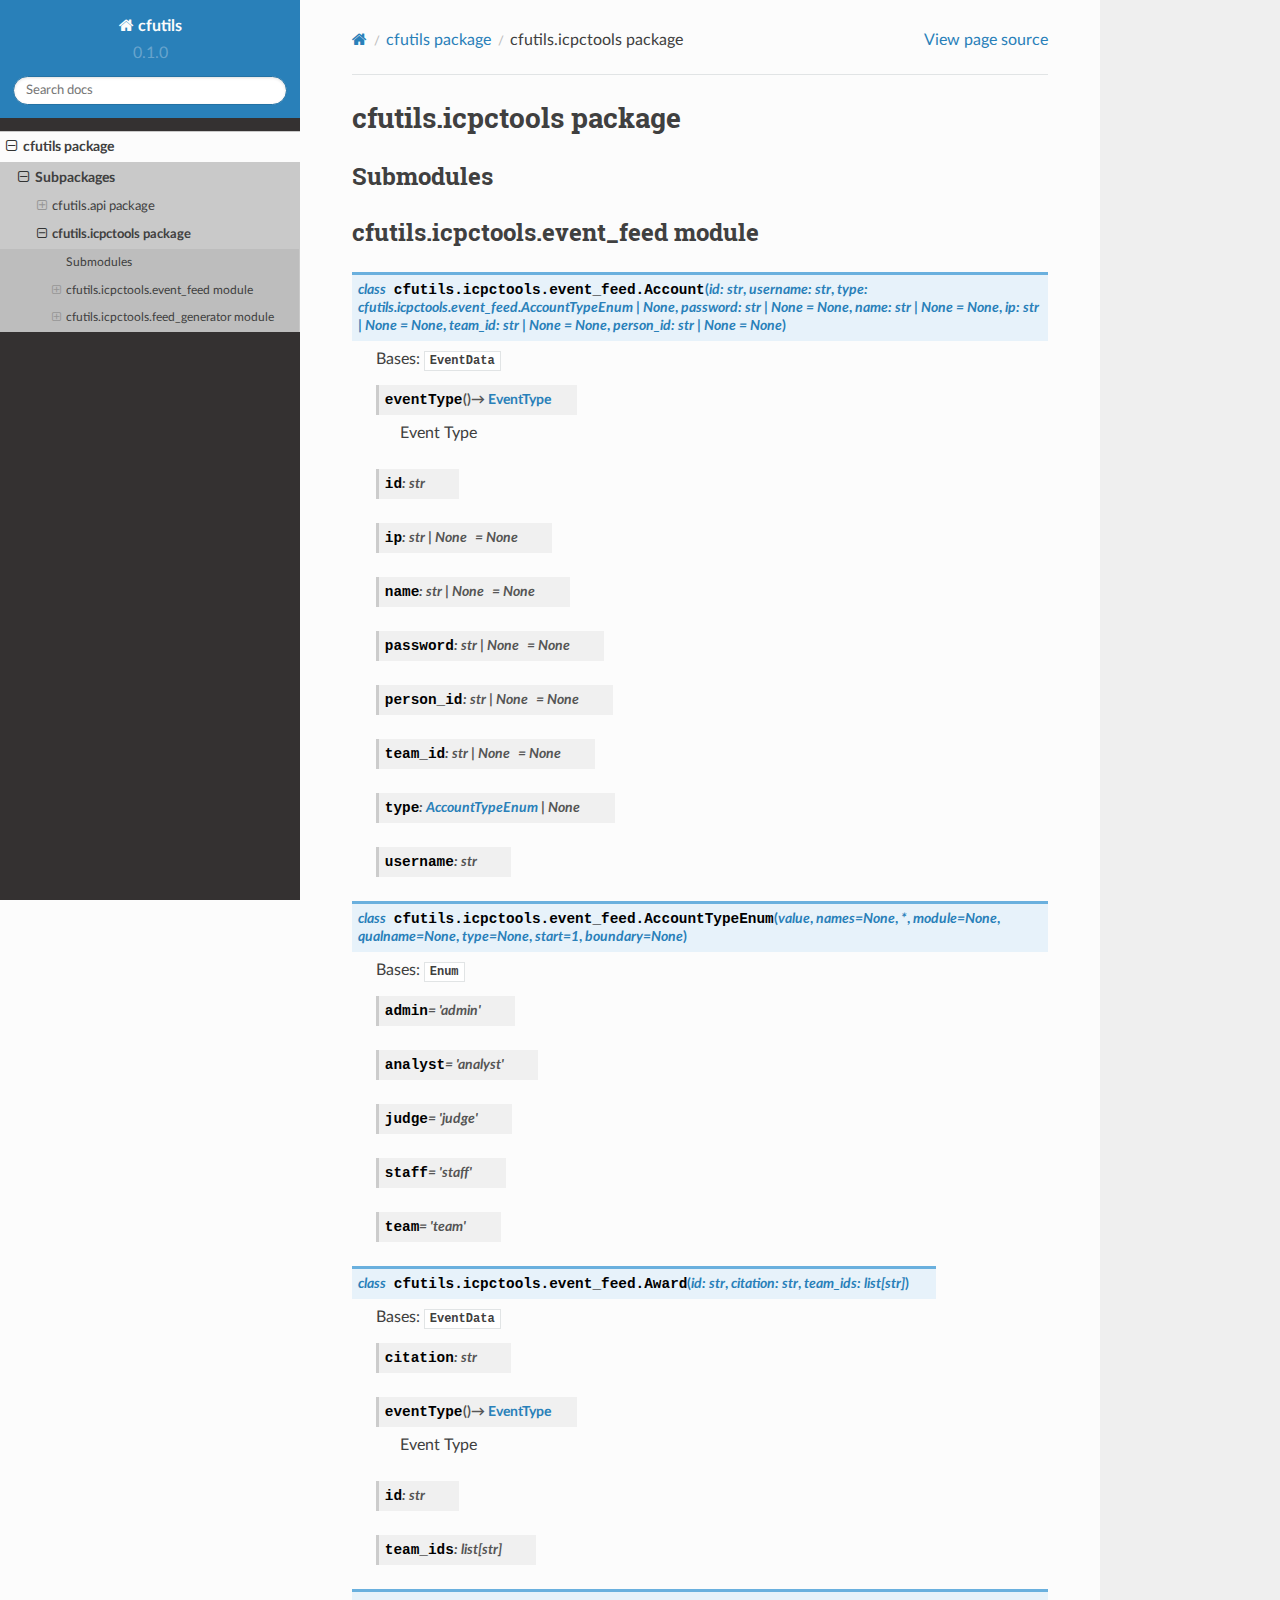
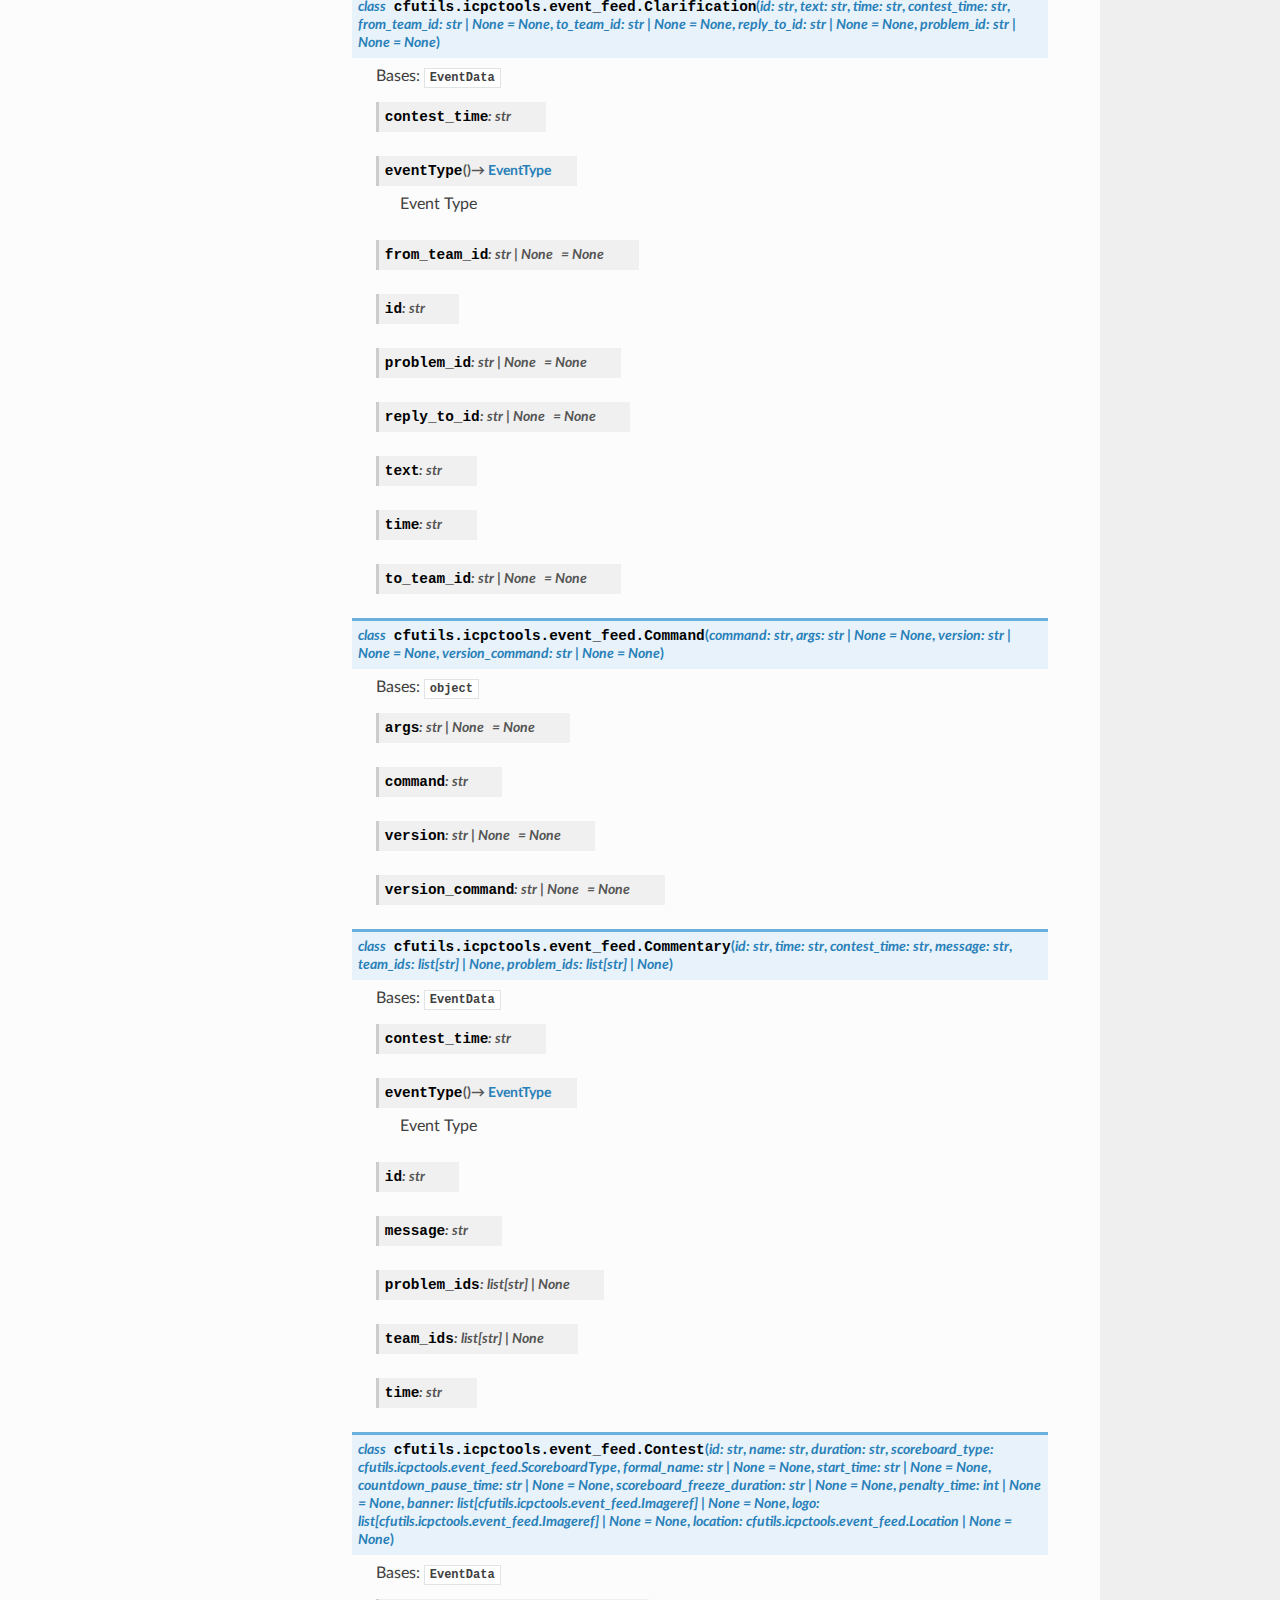
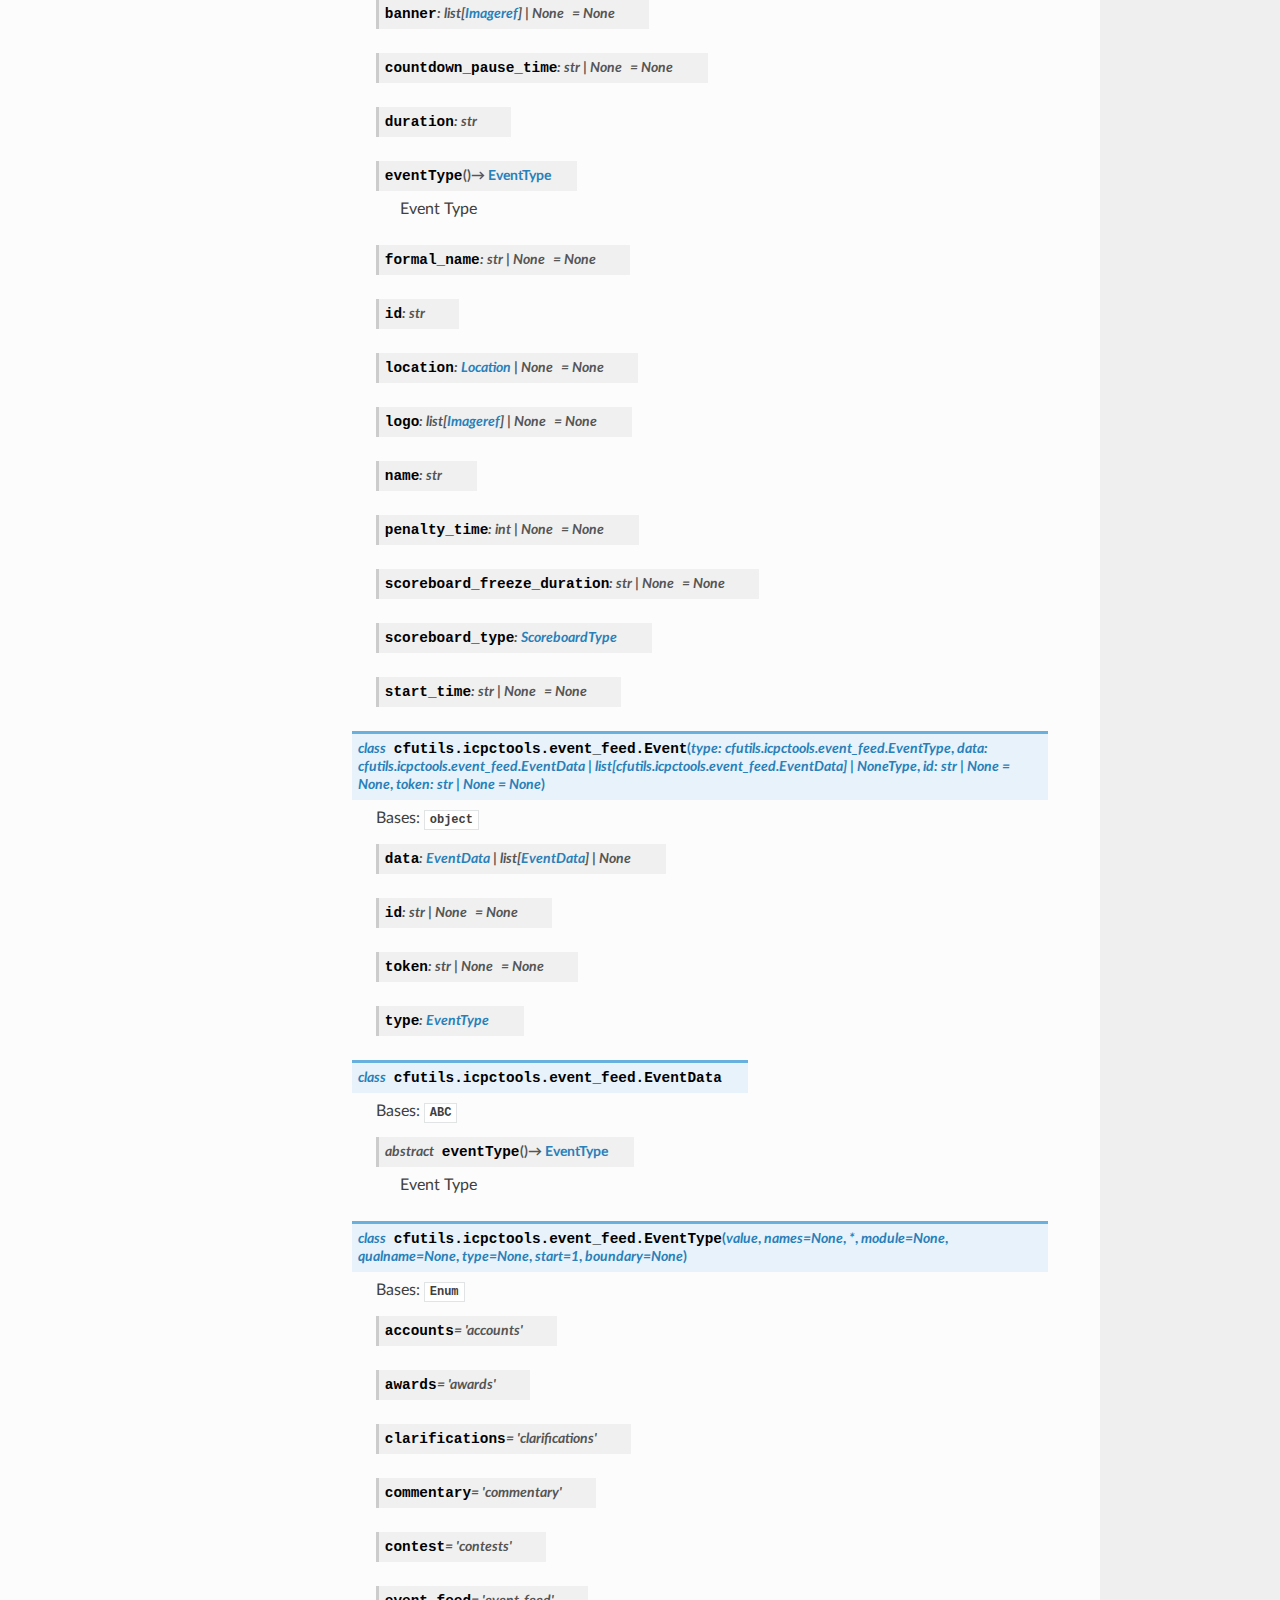
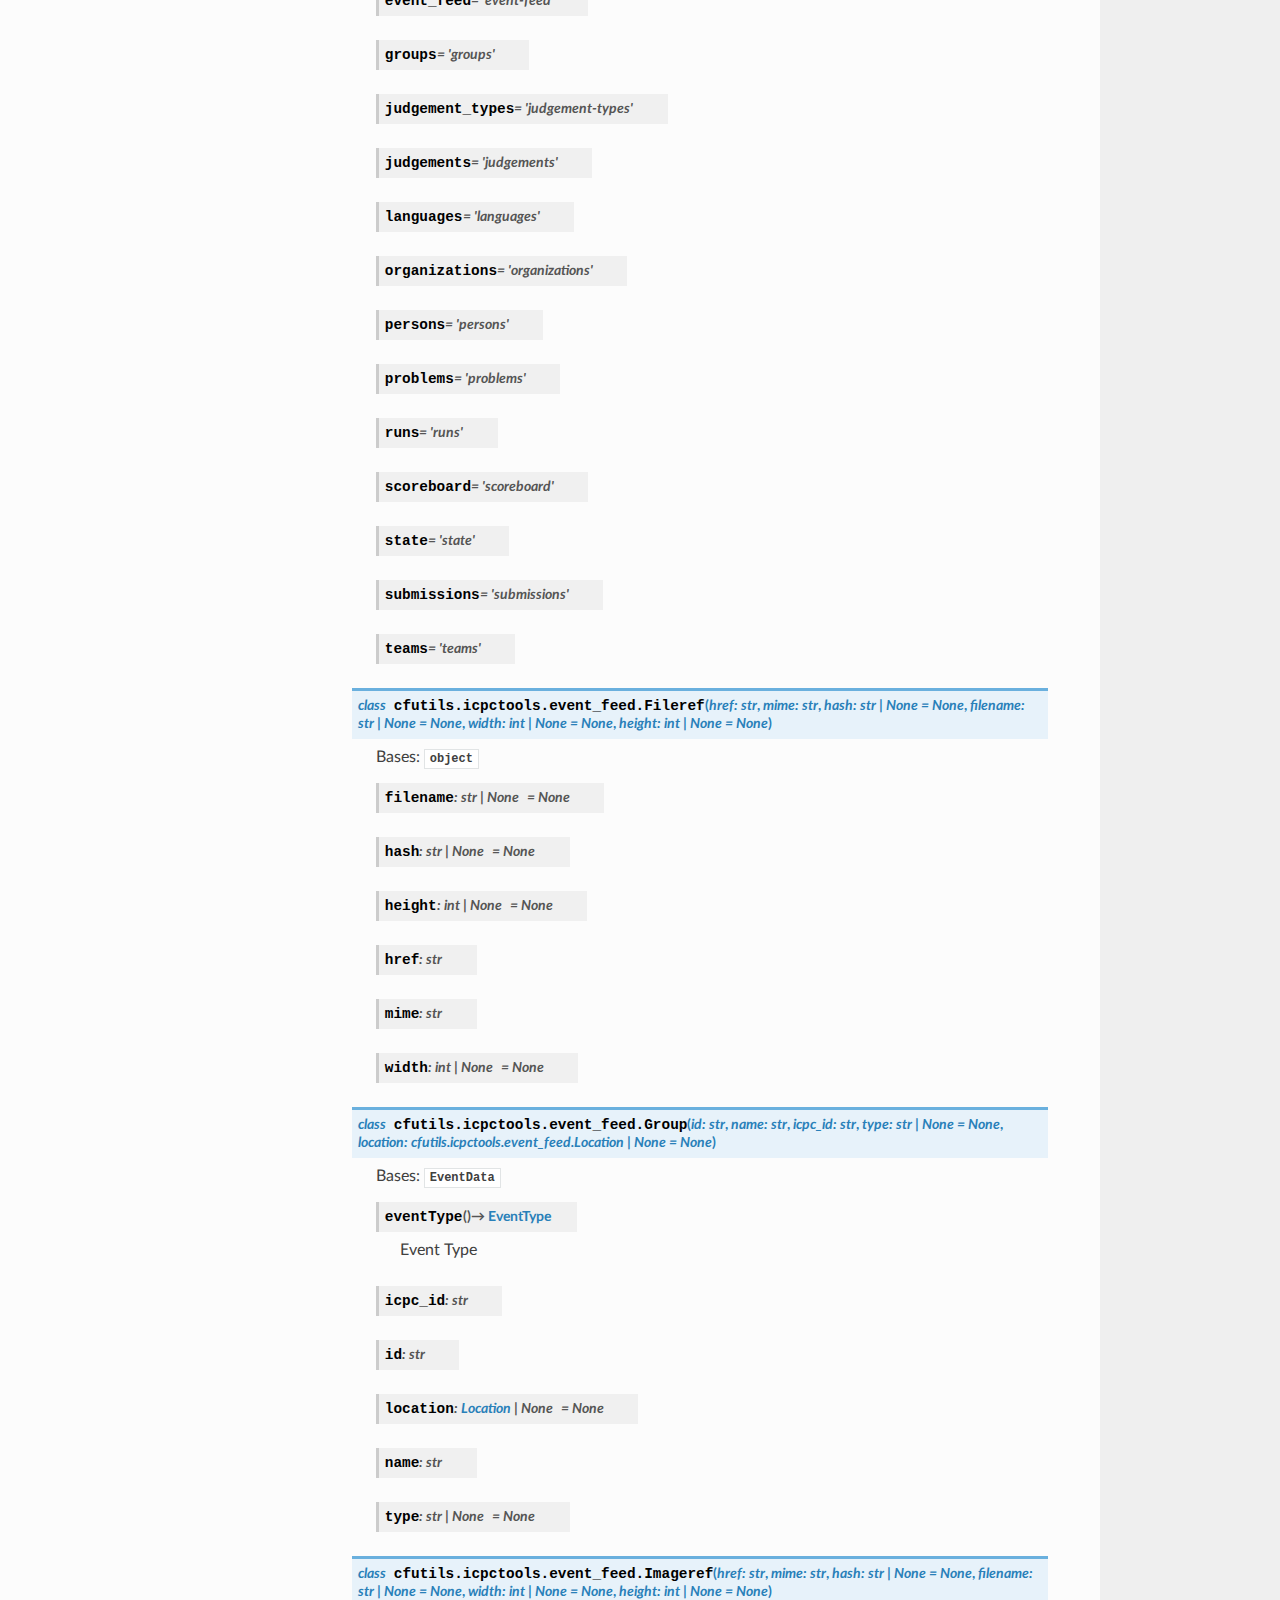
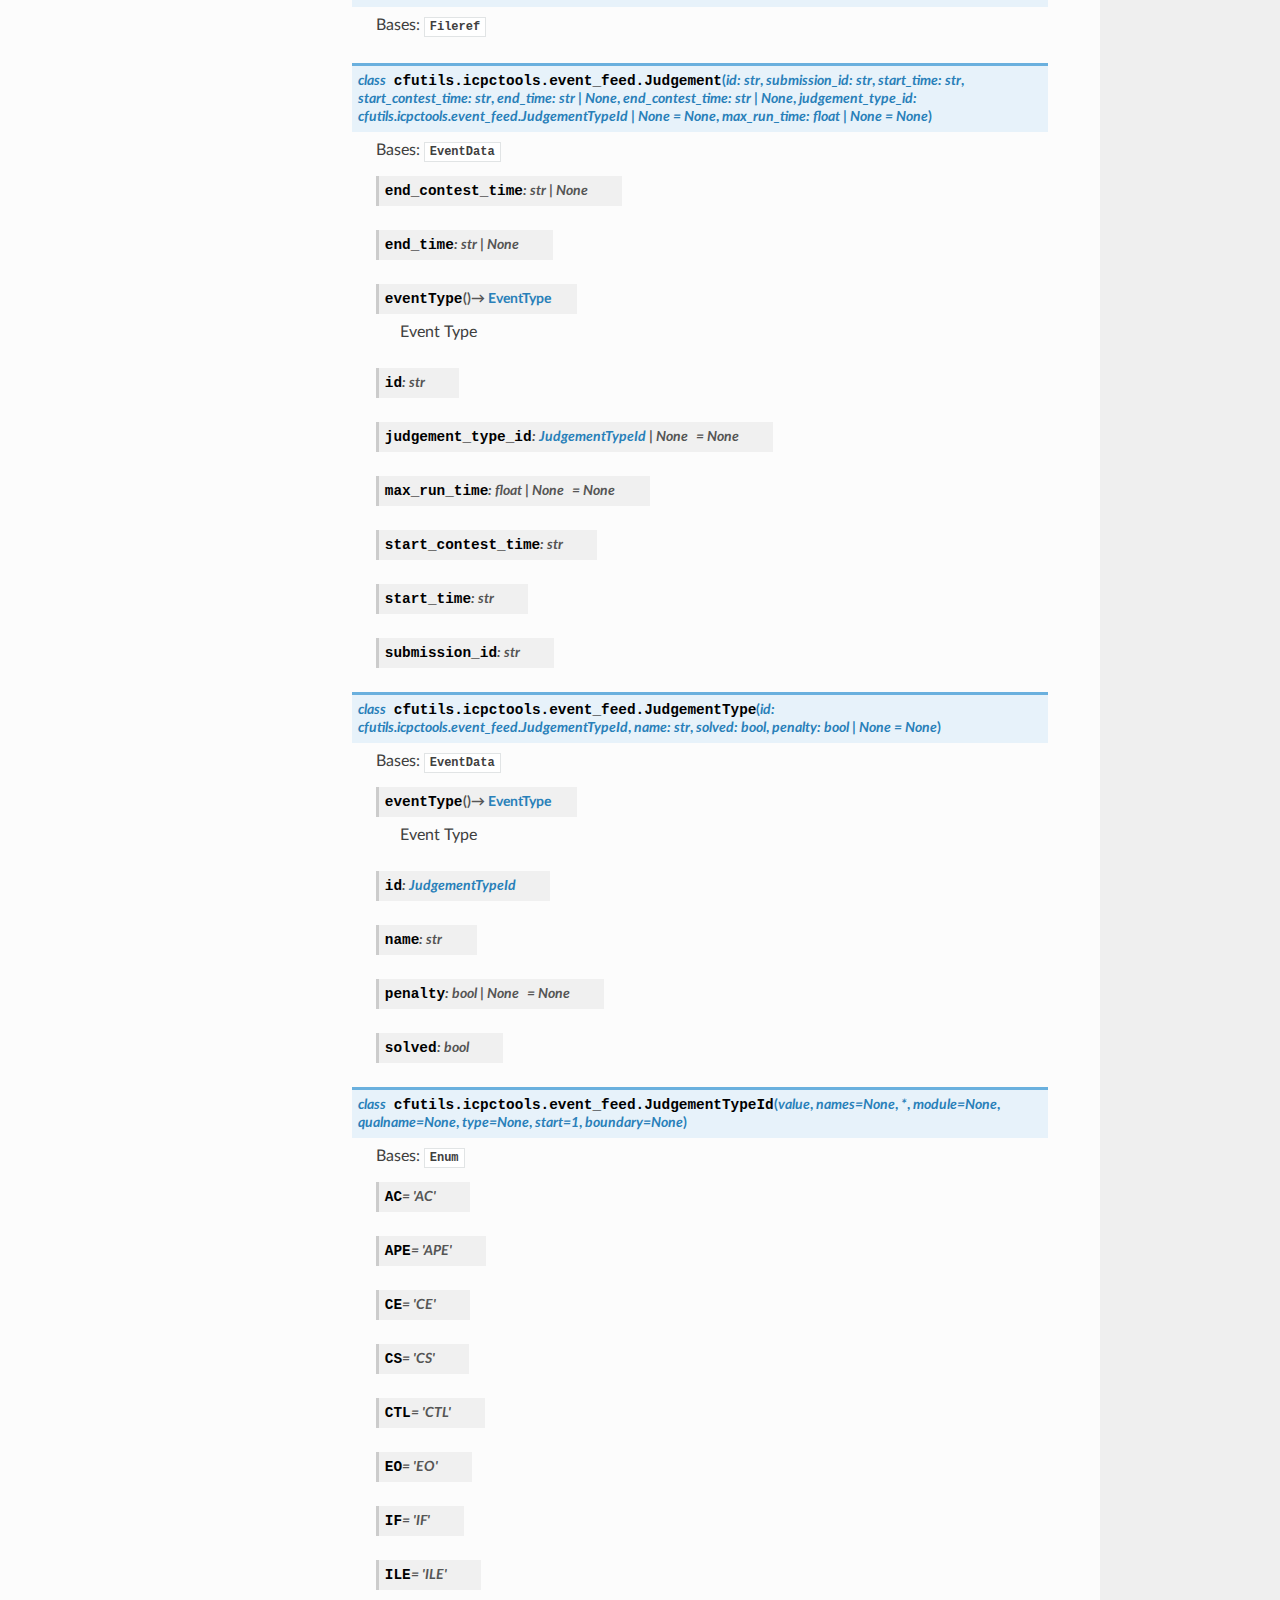
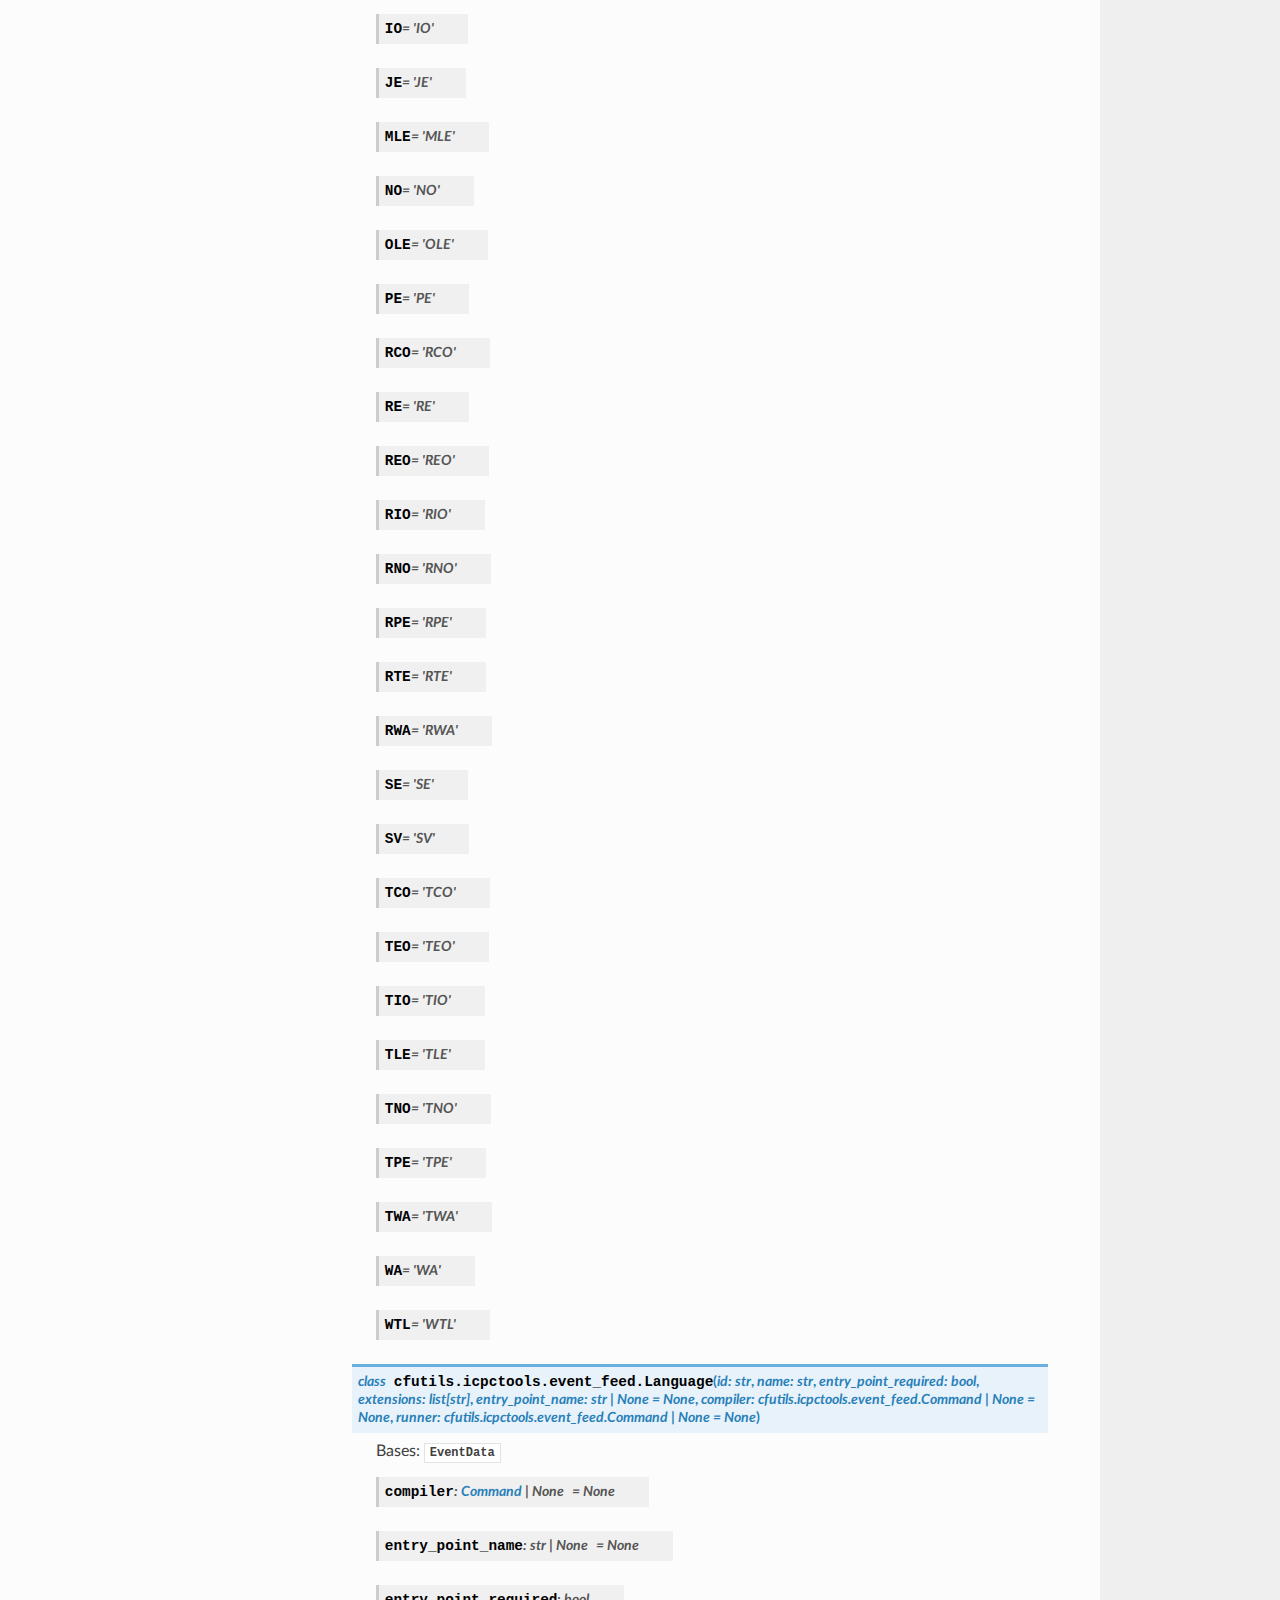
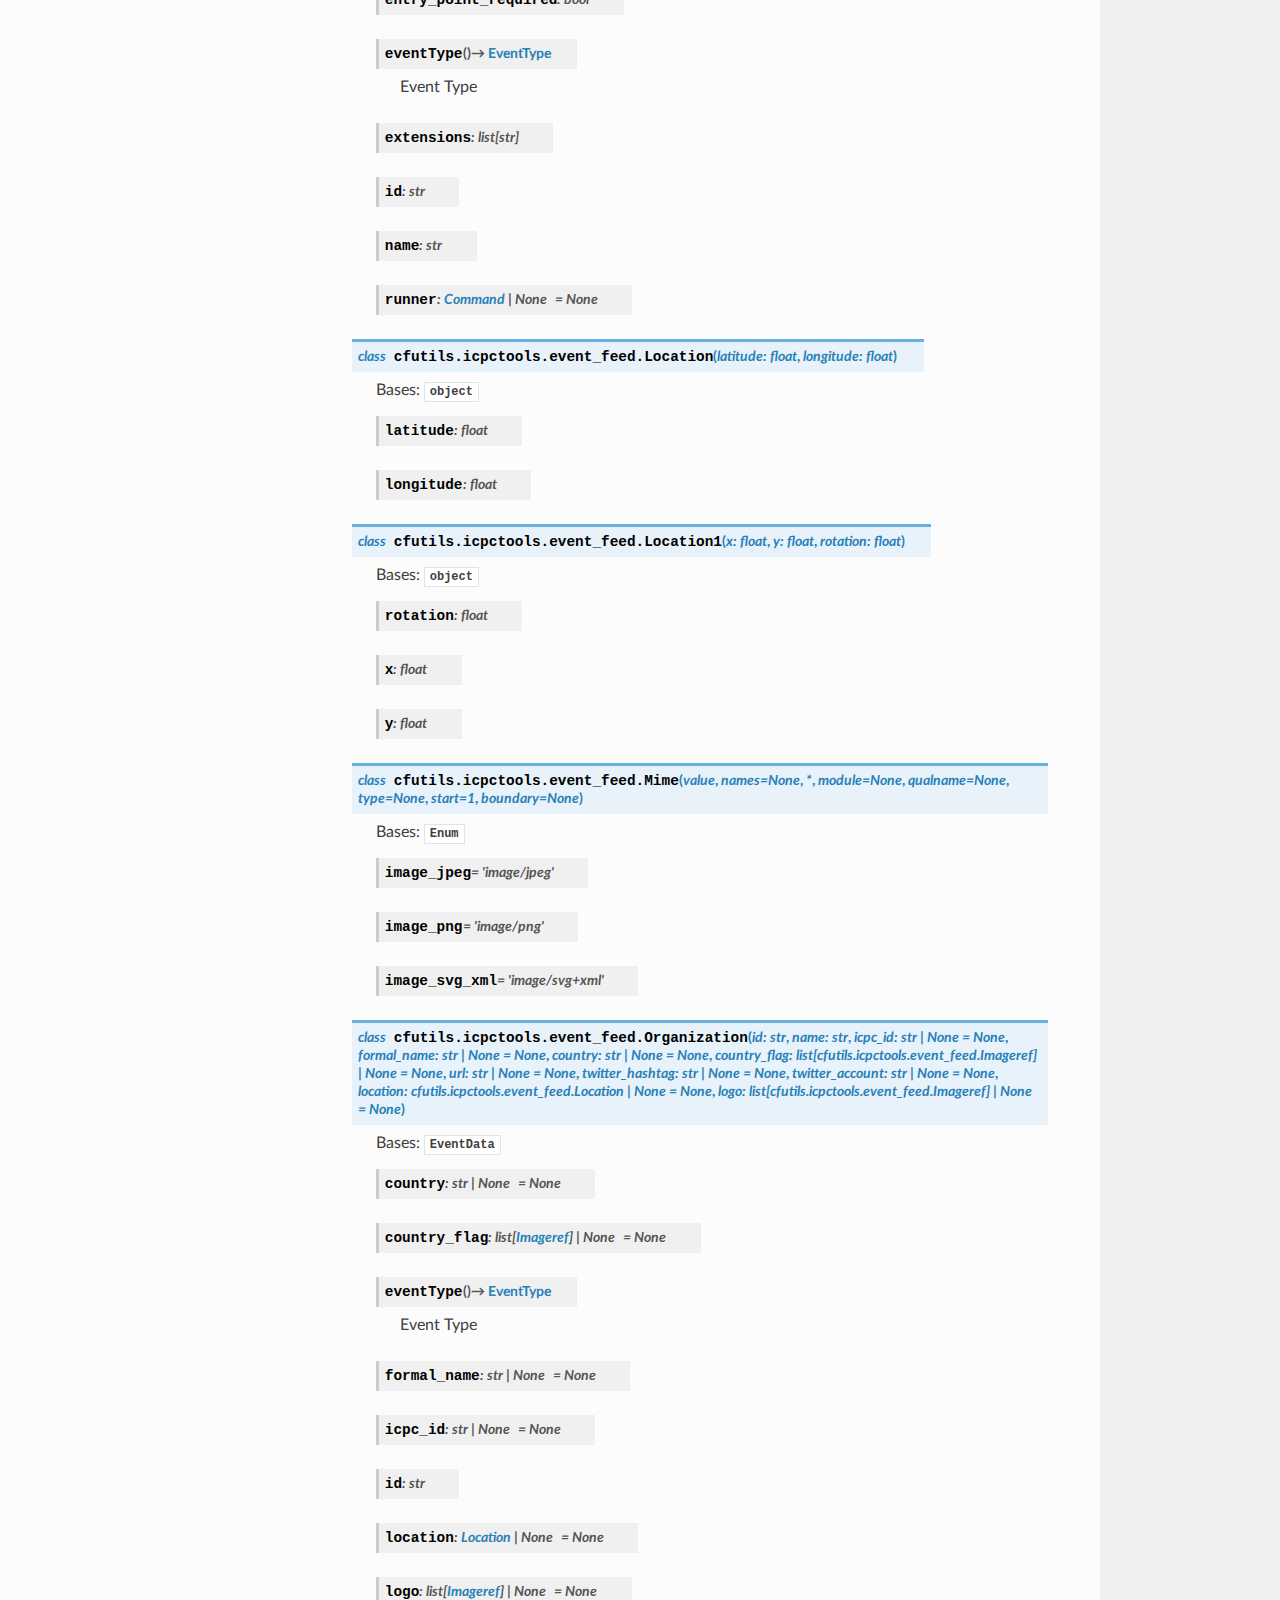
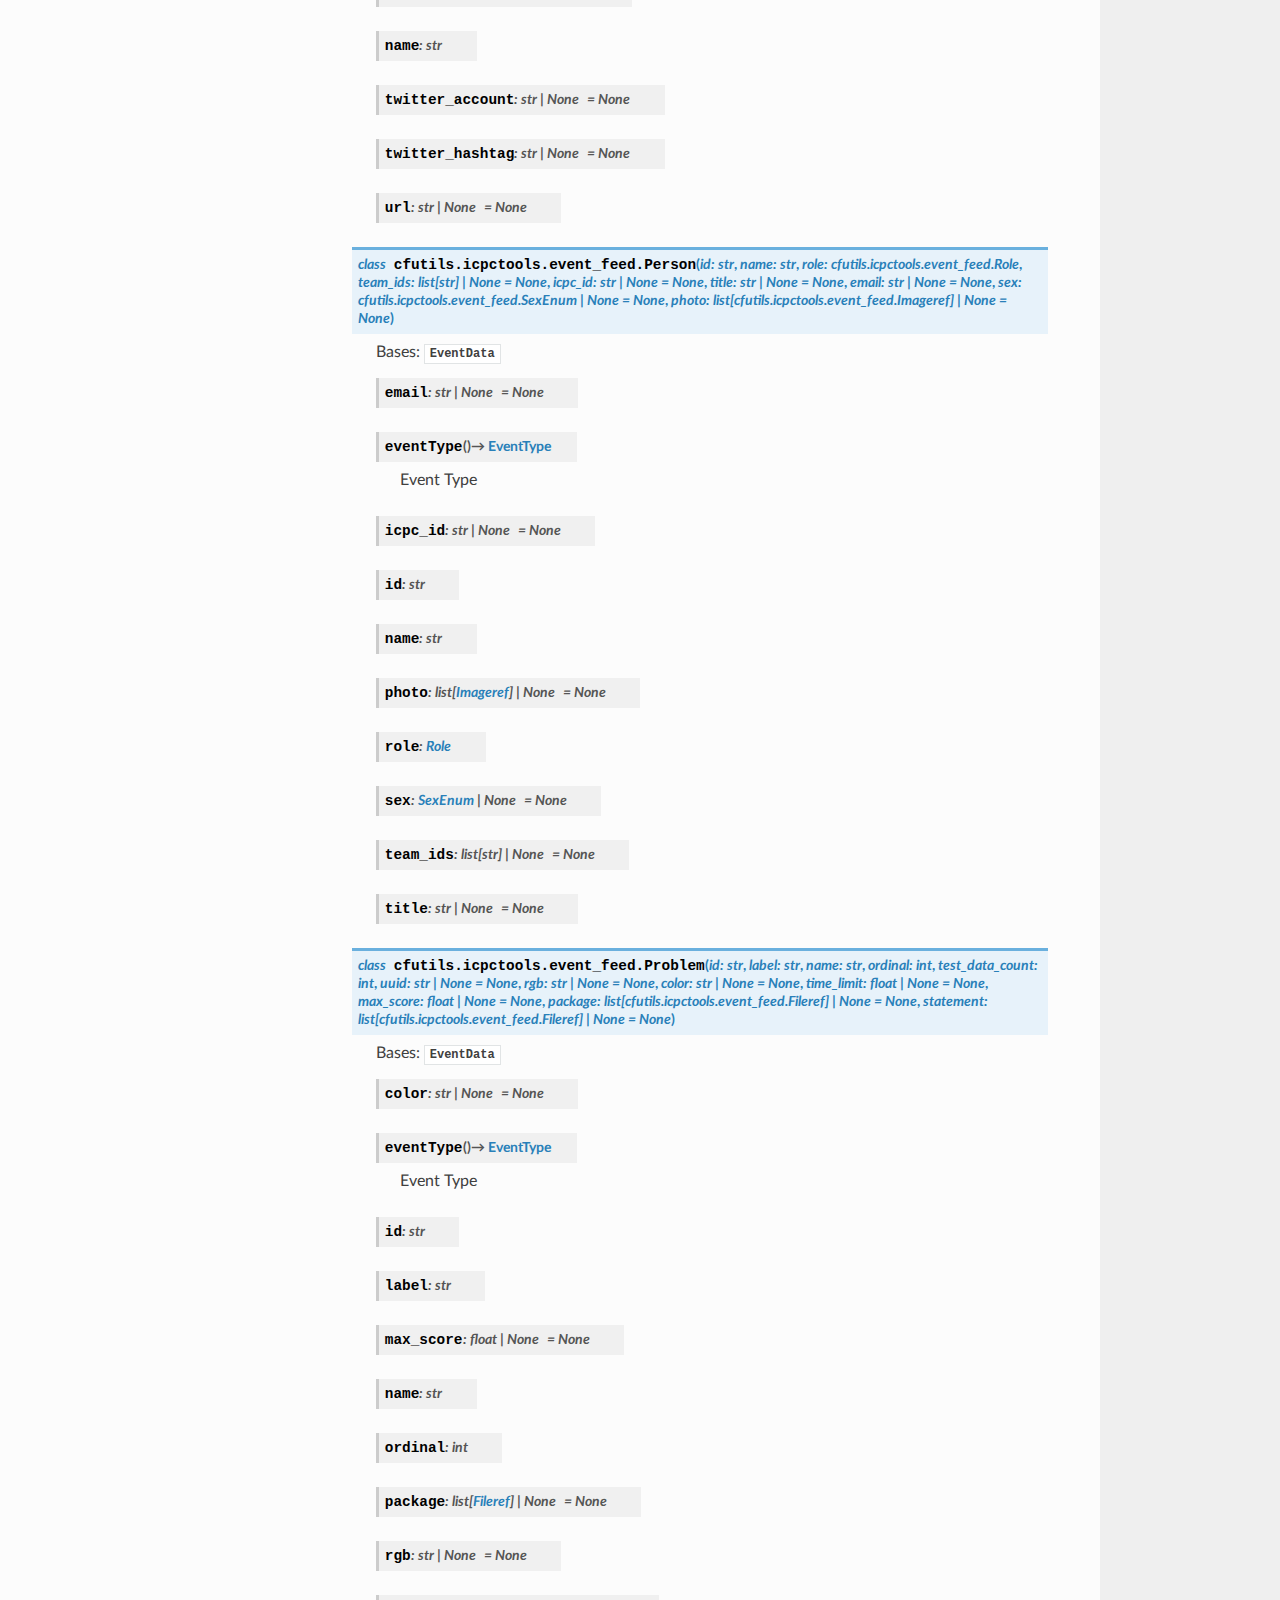
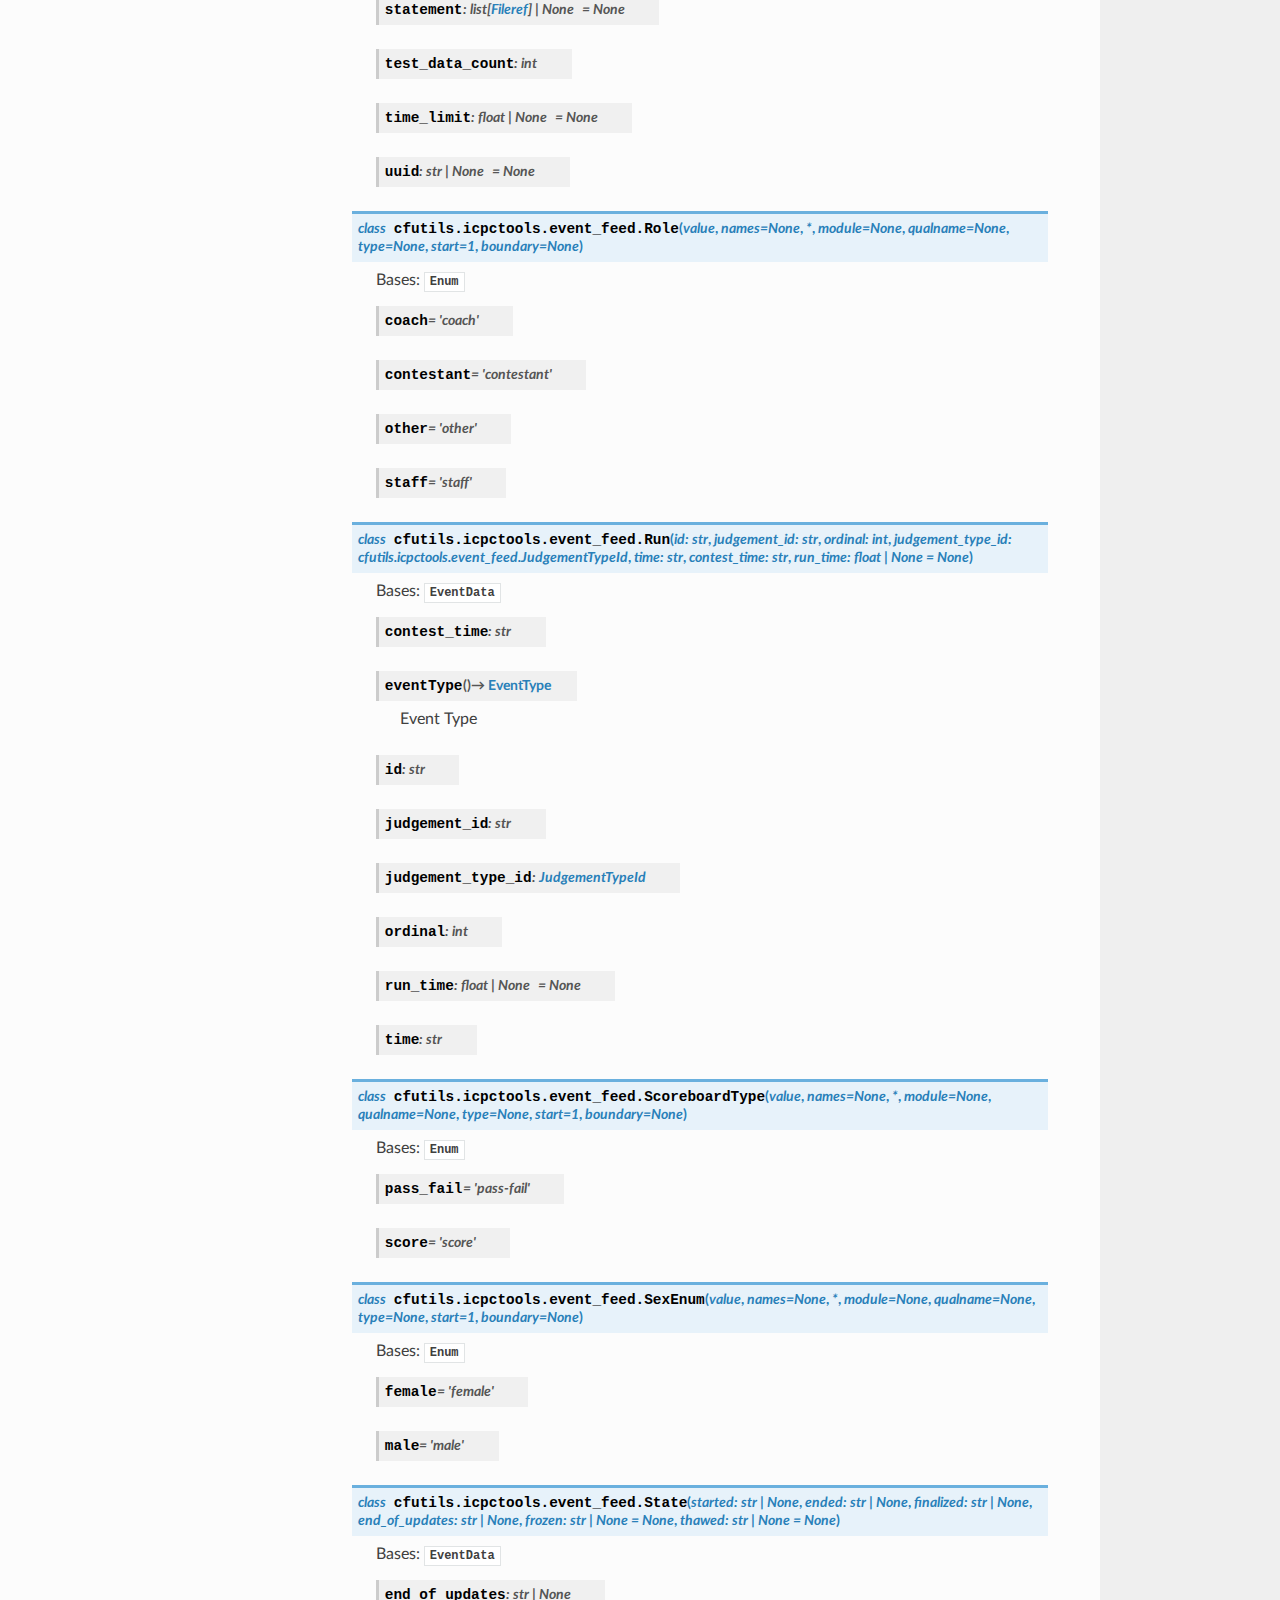
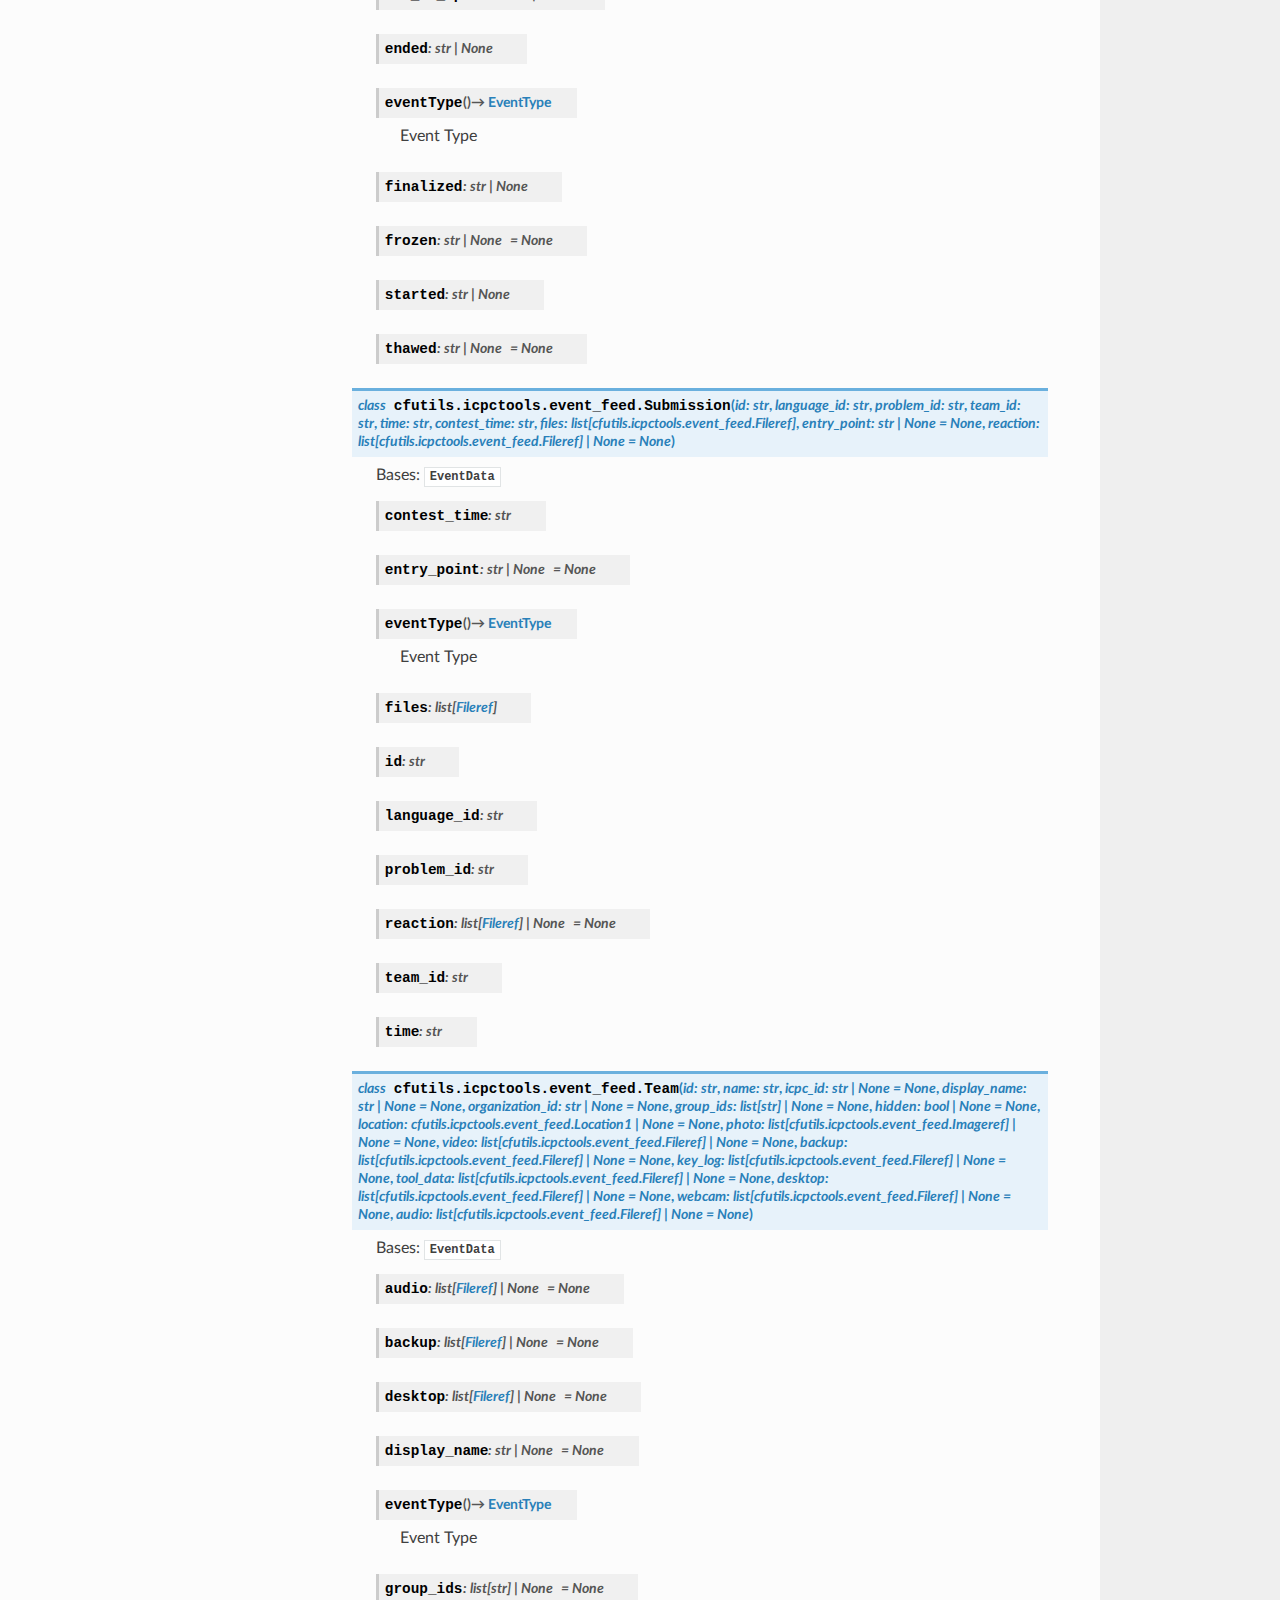
<file: cfutils.icpctools.html>
<!DOCTYPE html>
<html class="writer-html5" lang="en" >
<head>
  <meta charset="utf-8" /><meta name="generator" content="Docutils 0.18.1: http://docutils.sourceforge.net/" />

  <meta name="viewport" content="width=device-width, initial-scale=1.0" />
  <title>cfutils.icpctools package &mdash; cfutils  documentation</title>
      <link rel="stylesheet" href="_static/pygments.css" type="text/css" />
      <link rel="stylesheet" href="_static/css/theme.css" type="text/css" />
  <!--[if lt IE 9]>
    <script src="_static/js/html5shiv.min.js"></script>
  <![endif]-->
  
        <script src="_static/jquery.js?v=5d32c60e"></script>
        <script src="_static/_sphinx_javascript_frameworks_compat.js?v=2cd50e6c"></script>
        <script src="_static/documentation_options.js?v=5929fcd5"></script>
        <script src="_static/doctools.js?v=888ff710"></script>
        <script src="_static/sphinx_highlight.js?v=dc90522c"></script>
    <script src="_static/js/theme.js"></script>
    <link rel="index" title="Index" href="genindex.html" />
    <link rel="search" title="Search" href="search.html" />
    <link rel="prev" title="cfutils.api package" href="cfutils.api.html" /> 
</head>

<body class="wy-body-for-nav"> 
  <div class="wy-grid-for-nav">
    <nav data-toggle="wy-nav-shift" class="wy-nav-side">
      <div class="wy-side-scroll">
        <div class="wy-side-nav-search" >

          
          
          <a href="index.html" class="icon icon-home">
            cfutils
          </a>
              <div class="version">
                0.1.0
              </div>
<div role="search">
  <form id="rtd-search-form" class="wy-form" action="search.html" method="get">
    <input type="text" name="q" placeholder="Search docs" aria-label="Search docs" />
    <input type="hidden" name="check_keywords" value="yes" />
    <input type="hidden" name="area" value="default" />
  </form>
</div>
        </div><div class="wy-menu wy-menu-vertical" data-spy="affix" role="navigation" aria-label="Navigation menu">
              <ul class="current">
<li class="toctree-l1 current"><a class="reference internal" href="cfutils.html">cfutils package</a><ul class="current">
<li class="toctree-l2 current"><a class="reference internal" href="cfutils.html#subpackages">Subpackages</a><ul class="current">
<li class="toctree-l3"><a class="reference internal" href="cfutils.api.html">cfutils.api package</a><ul>
<li class="toctree-l4"><a class="reference internal" href="cfutils.api.html#submodules">Submodules</a></li>
<li class="toctree-l4"><a class="reference internal" href="cfutils.api.html#module-cfutils.api.methods">cfutils.api.methods module</a><ul>
<li class="toctree-l5"><a class="reference internal" href="cfutils.api.html#cfutils.api.methods.APIMethod"><code class="docutils literal notranslate"><span class="pre">APIMethod</span></code></a><ul>
<li class="toctree-l6"><a class="reference internal" href="cfutils.api.html#cfutils.api.methods.APIMethod.auth_required"><code class="docutils literal notranslate"><span class="pre">APIMethod.auth_required()</span></code></a></li>
<li class="toctree-l6"><a class="reference internal" href="cfutils.api.html#cfutils.api.methods.APIMethod.buildAPICallURL"><code class="docutils literal notranslate"><span class="pre">APIMethod.buildAPICallURL()</span></code></a></li>
<li class="toctree-l6"><a class="reference internal" href="cfutils.api.html#cfutils.api.methods.APIMethod.get"><code class="docutils literal notranslate"><span class="pre">APIMethod.get()</span></code></a></li>
<li class="toctree-l6"><a class="reference internal" href="cfutils.api.html#cfutils.api.methods.APIMethod.name"><code class="docutils literal notranslate"><span class="pre">APIMethod.name()</span></code></a></li>
<li class="toctree-l6"><a class="reference internal" href="cfutils.api.html#cfutils.api.methods.APIMethod.resultType"><code class="docutils literal notranslate"><span class="pre">APIMethod.resultType()</span></code></a></li>
</ul>
</li>
<li class="toctree-l5"><a class="reference internal" href="cfutils.api.html#cfutils.api.methods.BlogEntry_Comments"><code class="docutils literal notranslate"><span class="pre">BlogEntry_Comments</span></code></a><ul>
<li class="toctree-l6"><a class="reference internal" href="cfutils.api.html#cfutils.api.methods.BlogEntry_Comments.blogEntryId"><code class="docutils literal notranslate"><span class="pre">BlogEntry_Comments.blogEntryId</span></code></a></li>
<li class="toctree-l6"><a class="reference internal" href="cfutils.api.html#cfutils.api.methods.BlogEntry_Comments.name"><code class="docutils literal notranslate"><span class="pre">BlogEntry_Comments.name()</span></code></a></li>
<li class="toctree-l6"><a class="reference internal" href="cfutils.api.html#cfutils.api.methods.BlogEntry_Comments.resultType"><code class="docutils literal notranslate"><span class="pre">BlogEntry_Comments.resultType()</span></code></a></li>
</ul>
</li>
<li class="toctree-l5"><a class="reference internal" href="cfutils.api.html#cfutils.api.methods.BlogEntry_View"><code class="docutils literal notranslate"><span class="pre">BlogEntry_View</span></code></a><ul>
<li class="toctree-l6"><a class="reference internal" href="cfutils.api.html#cfutils.api.methods.BlogEntry_View.blogEntryId"><code class="docutils literal notranslate"><span class="pre">BlogEntry_View.blogEntryId</span></code></a></li>
<li class="toctree-l6"><a class="reference internal" href="cfutils.api.html#cfutils.api.methods.BlogEntry_View.name"><code class="docutils literal notranslate"><span class="pre">BlogEntry_View.name()</span></code></a></li>
<li class="toctree-l6"><a class="reference internal" href="cfutils.api.html#cfutils.api.methods.BlogEntry_View.resultType"><code class="docutils literal notranslate"><span class="pre">BlogEntry_View.resultType()</span></code></a></li>
</ul>
</li>
<li class="toctree-l5"><a class="reference internal" href="cfutils.api.html#cfutils.api.methods.CFAPIError"><code class="docutils literal notranslate"><span class="pre">CFAPIError</span></code></a></li>
<li class="toctree-l5"><a class="reference internal" href="cfutils.api.html#cfutils.api.methods.Contest_Hacks"><code class="docutils literal notranslate"><span class="pre">Contest_Hacks</span></code></a><ul>
<li class="toctree-l6"><a class="reference internal" href="cfutils.api.html#cfutils.api.methods.Contest_Hacks.asManager"><code class="docutils literal notranslate"><span class="pre">Contest_Hacks.asManager</span></code></a></li>
<li class="toctree-l6"><a class="reference internal" href="cfutils.api.html#cfutils.api.methods.Contest_Hacks.auth_required"><code class="docutils literal notranslate"><span class="pre">Contest_Hacks.auth_required()</span></code></a></li>
<li class="toctree-l6"><a class="reference internal" href="cfutils.api.html#cfutils.api.methods.Contest_Hacks.contestId"><code class="docutils literal notranslate"><span class="pre">Contest_Hacks.contestId</span></code></a></li>
<li class="toctree-l6"><a class="reference internal" href="cfutils.api.html#cfutils.api.methods.Contest_Hacks.name"><code class="docutils literal notranslate"><span class="pre">Contest_Hacks.name()</span></code></a></li>
<li class="toctree-l6"><a class="reference internal" href="cfutils.api.html#cfutils.api.methods.Contest_Hacks.resultType"><code class="docutils literal notranslate"><span class="pre">Contest_Hacks.resultType()</span></code></a></li>
</ul>
</li>
<li class="toctree-l5"><a class="reference internal" href="cfutils.api.html#cfutils.api.methods.Contest_List"><code class="docutils literal notranslate"><span class="pre">Contest_List</span></code></a><ul>
<li class="toctree-l6"><a class="reference internal" href="cfutils.api.html#cfutils.api.methods.Contest_List.gym"><code class="docutils literal notranslate"><span class="pre">Contest_List.gym</span></code></a></li>
<li class="toctree-l6"><a class="reference internal" href="cfutils.api.html#cfutils.api.methods.Contest_List.name"><code class="docutils literal notranslate"><span class="pre">Contest_List.name()</span></code></a></li>
<li class="toctree-l6"><a class="reference internal" href="cfutils.api.html#cfutils.api.methods.Contest_List.resultType"><code class="docutils literal notranslate"><span class="pre">Contest_List.resultType()</span></code></a></li>
</ul>
</li>
<li class="toctree-l5"><a class="reference internal" href="cfutils.api.html#cfutils.api.methods.Contest_RatingChanges"><code class="docutils literal notranslate"><span class="pre">Contest_RatingChanges</span></code></a><ul>
<li class="toctree-l6"><a class="reference internal" href="cfutils.api.html#cfutils.api.methods.Contest_RatingChanges.contestId"><code class="docutils literal notranslate"><span class="pre">Contest_RatingChanges.contestId</span></code></a></li>
<li class="toctree-l6"><a class="reference internal" href="cfutils.api.html#cfutils.api.methods.Contest_RatingChanges.name"><code class="docutils literal notranslate"><span class="pre">Contest_RatingChanges.name()</span></code></a></li>
<li class="toctree-l6"><a class="reference internal" href="cfutils.api.html#cfutils.api.methods.Contest_RatingChanges.resultType"><code class="docutils literal notranslate"><span class="pre">Contest_RatingChanges.resultType()</span></code></a></li>
</ul>
</li>
<li class="toctree-l5"><a class="reference internal" href="cfutils.api.html#cfutils.api.methods.Contest_Standings"><code class="docutils literal notranslate"><span class="pre">Contest_Standings</span></code></a><ul>
<li class="toctree-l6"><a class="reference internal" href="cfutils.api.html#cfutils.api.methods.Contest_Standings.From"><code class="docutils literal notranslate"><span class="pre">Contest_Standings.From</span></code></a></li>
<li class="toctree-l6"><a class="reference internal" href="cfutils.api.html#cfutils.api.methods.Contest_Standings.Result"><code class="docutils literal notranslate"><span class="pre">Contest_Standings.Result</span></code></a><ul>
<li class="toctree-l7"><a class="reference internal" href="cfutils.api.html#cfutils.api.methods.Contest_Standings.Result.contest"><code class="docutils literal notranslate"><span class="pre">Contest_Standings.Result.contest</span></code></a></li>
<li class="toctree-l7"><a class="reference internal" href="cfutils.api.html#cfutils.api.methods.Contest_Standings.Result.problems"><code class="docutils literal notranslate"><span class="pre">Contest_Standings.Result.problems</span></code></a></li>
<li class="toctree-l7"><a class="reference internal" href="cfutils.api.html#cfutils.api.methods.Contest_Standings.Result.rows"><code class="docutils literal notranslate"><span class="pre">Contest_Standings.Result.rows</span></code></a></li>
</ul>
</li>
<li class="toctree-l6"><a class="reference internal" href="cfutils.api.html#cfutils.api.methods.Contest_Standings.asManager"><code class="docutils literal notranslate"><span class="pre">Contest_Standings.asManager</span></code></a></li>
<li class="toctree-l6"><a class="reference internal" href="cfutils.api.html#cfutils.api.methods.Contest_Standings.contestId"><code class="docutils literal notranslate"><span class="pre">Contest_Standings.contestId</span></code></a></li>
<li class="toctree-l6"><a class="reference internal" href="cfutils.api.html#cfutils.api.methods.Contest_Standings.count"><code class="docutils literal notranslate"><span class="pre">Contest_Standings.count</span></code></a></li>
<li class="toctree-l6"><a class="reference internal" href="cfutils.api.html#cfutils.api.methods.Contest_Standings.name"><code class="docutils literal notranslate"><span class="pre">Contest_Standings.name()</span></code></a></li>
<li class="toctree-l6"><a class="reference internal" href="cfutils.api.html#cfutils.api.methods.Contest_Standings.resultType"><code class="docutils literal notranslate"><span class="pre">Contest_Standings.resultType()</span></code></a></li>
<li class="toctree-l6"><a class="reference internal" href="cfutils.api.html#cfutils.api.methods.Contest_Standings.room"><code class="docutils literal notranslate"><span class="pre">Contest_Standings.room</span></code></a></li>
<li class="toctree-l6"><a class="reference internal" href="cfutils.api.html#cfutils.api.methods.Contest_Standings.showUnofficial"><code class="docutils literal notranslate"><span class="pre">Contest_Standings.showUnofficial</span></code></a></li>
</ul>
</li>
<li class="toctree-l5"><a class="reference internal" href="cfutils.api.html#cfutils.api.methods.Contest_Status"><code class="docutils literal notranslate"><span class="pre">Contest_Status</span></code></a><ul>
<li class="toctree-l6"><a class="reference internal" href="cfutils.api.html#cfutils.api.methods.Contest_Status.From"><code class="docutils literal notranslate"><span class="pre">Contest_Status.From</span></code></a></li>
<li class="toctree-l6"><a class="reference internal" href="cfutils.api.html#cfutils.api.methods.Contest_Status.asManager"><code class="docutils literal notranslate"><span class="pre">Contest_Status.asManager</span></code></a></li>
<li class="toctree-l6"><a class="reference internal" href="cfutils.api.html#cfutils.api.methods.Contest_Status.auth_required"><code class="docutils literal notranslate"><span class="pre">Contest_Status.auth_required()</span></code></a></li>
<li class="toctree-l6"><a class="reference internal" href="cfutils.api.html#cfutils.api.methods.Contest_Status.contestId"><code class="docutils literal notranslate"><span class="pre">Contest_Status.contestId</span></code></a></li>
<li class="toctree-l6"><a class="reference internal" href="cfutils.api.html#cfutils.api.methods.Contest_Status.count"><code class="docutils literal notranslate"><span class="pre">Contest_Status.count</span></code></a></li>
<li class="toctree-l6"><a class="reference internal" href="cfutils.api.html#cfutils.api.methods.Contest_Status.handle"><code class="docutils literal notranslate"><span class="pre">Contest_Status.handle</span></code></a></li>
<li class="toctree-l6"><a class="reference internal" href="cfutils.api.html#cfutils.api.methods.Contest_Status.name"><code class="docutils literal notranslate"><span class="pre">Contest_Status.name()</span></code></a></li>
<li class="toctree-l6"><a class="reference internal" href="cfutils.api.html#cfutils.api.methods.Contest_Status.resultType"><code class="docutils literal notranslate"><span class="pre">Contest_Status.resultType()</span></code></a></li>
</ul>
</li>
<li class="toctree-l5"><a class="reference internal" href="cfutils.api.html#cfutils.api.methods.Problemset_Problems"><code class="docutils literal notranslate"><span class="pre">Problemset_Problems</span></code></a><ul>
<li class="toctree-l6"><a class="reference internal" href="cfutils.api.html#cfutils.api.methods.Problemset_Problems.Result"><code class="docutils literal notranslate"><span class="pre">Problemset_Problems.Result</span></code></a><ul>
<li class="toctree-l7"><a class="reference internal" href="cfutils.api.html#cfutils.api.methods.Problemset_Problems.Result.problemStatistics"><code class="docutils literal notranslate"><span class="pre">Problemset_Problems.Result.problemStatistics</span></code></a></li>
<li class="toctree-l7"><a class="reference internal" href="cfutils.api.html#cfutils.api.methods.Problemset_Problems.Result.problems"><code class="docutils literal notranslate"><span class="pre">Problemset_Problems.Result.problems</span></code></a></li>
</ul>
</li>
<li class="toctree-l6"><a class="reference internal" href="cfutils.api.html#cfutils.api.methods.Problemset_Problems.name"><code class="docutils literal notranslate"><span class="pre">Problemset_Problems.name()</span></code></a></li>
<li class="toctree-l6"><a class="reference internal" href="cfutils.api.html#cfutils.api.methods.Problemset_Problems.problemsetName"><code class="docutils literal notranslate"><span class="pre">Problemset_Problems.problemsetName</span></code></a></li>
<li class="toctree-l6"><a class="reference internal" href="cfutils.api.html#cfutils.api.methods.Problemset_Problems.resultType"><code class="docutils literal notranslate"><span class="pre">Problemset_Problems.resultType()</span></code></a></li>
<li class="toctree-l6"><a class="reference internal" href="cfutils.api.html#cfutils.api.methods.Problemset_Problems.tags"><code class="docutils literal notranslate"><span class="pre">Problemset_Problems.tags</span></code></a></li>
</ul>
</li>
<li class="toctree-l5"><a class="reference internal" href="cfutils.api.html#cfutils.api.methods.Problemset_RecentStatus"><code class="docutils literal notranslate"><span class="pre">Problemset_RecentStatus</span></code></a><ul>
<li class="toctree-l6"><a class="reference internal" href="cfutils.api.html#cfutils.api.methods.Problemset_RecentStatus.count"><code class="docutils literal notranslate"><span class="pre">Problemset_RecentStatus.count</span></code></a></li>
<li class="toctree-l6"><a class="reference internal" href="cfutils.api.html#cfutils.api.methods.Problemset_RecentStatus.name"><code class="docutils literal notranslate"><span class="pre">Problemset_RecentStatus.name()</span></code></a></li>
<li class="toctree-l6"><a class="reference internal" href="cfutils.api.html#cfutils.api.methods.Problemset_RecentStatus.problemsetName"><code class="docutils literal notranslate"><span class="pre">Problemset_RecentStatus.problemsetName</span></code></a></li>
<li class="toctree-l6"><a class="reference internal" href="cfutils.api.html#cfutils.api.methods.Problemset_RecentStatus.resultType"><code class="docutils literal notranslate"><span class="pre">Problemset_RecentStatus.resultType()</span></code></a></li>
</ul>
</li>
<li class="toctree-l5"><a class="reference internal" href="cfutils.api.html#cfutils.api.methods.RecentActions"><code class="docutils literal notranslate"><span class="pre">RecentActions</span></code></a><ul>
<li class="toctree-l6"><a class="reference internal" href="cfutils.api.html#cfutils.api.methods.RecentActions.maxCount"><code class="docutils literal notranslate"><span class="pre">RecentActions.maxCount</span></code></a></li>
<li class="toctree-l6"><a class="reference internal" href="cfutils.api.html#cfutils.api.methods.RecentActions.name"><code class="docutils literal notranslate"><span class="pre">RecentActions.name()</span></code></a></li>
<li class="toctree-l6"><a class="reference internal" href="cfutils.api.html#cfutils.api.methods.RecentActions.resultType"><code class="docutils literal notranslate"><span class="pre">RecentActions.resultType()</span></code></a></li>
</ul>
</li>
<li class="toctree-l5"><a class="reference internal" href="cfutils.api.html#cfutils.api.methods.User_BlogEntries"><code class="docutils literal notranslate"><span class="pre">User_BlogEntries</span></code></a><ul>
<li class="toctree-l6"><a class="reference internal" href="cfutils.api.html#cfutils.api.methods.User_BlogEntries.handle"><code class="docutils literal notranslate"><span class="pre">User_BlogEntries.handle</span></code></a></li>
<li class="toctree-l6"><a class="reference internal" href="cfutils.api.html#cfutils.api.methods.User_BlogEntries.name"><code class="docutils literal notranslate"><span class="pre">User_BlogEntries.name()</span></code></a></li>
<li class="toctree-l6"><a class="reference internal" href="cfutils.api.html#cfutils.api.methods.User_BlogEntries.resultType"><code class="docutils literal notranslate"><span class="pre">User_BlogEntries.resultType()</span></code></a></li>
</ul>
</li>
<li class="toctree-l5"><a class="reference internal" href="cfutils.api.html#cfutils.api.methods.User_Friends"><code class="docutils literal notranslate"><span class="pre">User_Friends</span></code></a><ul>
<li class="toctree-l6"><a class="reference internal" href="cfutils.api.html#cfutils.api.methods.User_Friends.auth_required"><code class="docutils literal notranslate"><span class="pre">User_Friends.auth_required()</span></code></a></li>
<li class="toctree-l6"><a class="reference internal" href="cfutils.api.html#cfutils.api.methods.User_Friends.name"><code class="docutils literal notranslate"><span class="pre">User_Friends.name()</span></code></a></li>
<li class="toctree-l6"><a class="reference internal" href="cfutils.api.html#cfutils.api.methods.User_Friends.onlyOnline"><code class="docutils literal notranslate"><span class="pre">User_Friends.onlyOnline</span></code></a></li>
<li class="toctree-l6"><a class="reference internal" href="cfutils.api.html#cfutils.api.methods.User_Friends.resultType"><code class="docutils literal notranslate"><span class="pre">User_Friends.resultType()</span></code></a></li>
</ul>
</li>
<li class="toctree-l5"><a class="reference internal" href="cfutils.api.html#cfutils.api.methods.User_Info"><code class="docutils literal notranslate"><span class="pre">User_Info</span></code></a><ul>
<li class="toctree-l6"><a class="reference internal" href="cfutils.api.html#cfutils.api.methods.User_Info.handles"><code class="docutils literal notranslate"><span class="pre">User_Info.handles</span></code></a></li>
<li class="toctree-l6"><a class="reference internal" href="cfutils.api.html#cfutils.api.methods.User_Info.name"><code class="docutils literal notranslate"><span class="pre">User_Info.name()</span></code></a></li>
<li class="toctree-l6"><a class="reference internal" href="cfutils.api.html#cfutils.api.methods.User_Info.resultType"><code class="docutils literal notranslate"><span class="pre">User_Info.resultType()</span></code></a></li>
</ul>
</li>
<li class="toctree-l5"><a class="reference internal" href="cfutils.api.html#cfutils.api.methods.User_RatedList"><code class="docutils literal notranslate"><span class="pre">User_RatedList</span></code></a><ul>
<li class="toctree-l6"><a class="reference internal" href="cfutils.api.html#cfutils.api.methods.User_RatedList.activeOnly"><code class="docutils literal notranslate"><span class="pre">User_RatedList.activeOnly</span></code></a></li>
<li class="toctree-l6"><a class="reference internal" href="cfutils.api.html#cfutils.api.methods.User_RatedList.includeRetired"><code class="docutils literal notranslate"><span class="pre">User_RatedList.includeRetired</span></code></a></li>
<li class="toctree-l6"><a class="reference internal" href="cfutils.api.html#cfutils.api.methods.User_RatedList.name"><code class="docutils literal notranslate"><span class="pre">User_RatedList.name()</span></code></a></li>
<li class="toctree-l6"><a class="reference internal" href="cfutils.api.html#cfutils.api.methods.User_RatedList.resultType"><code class="docutils literal notranslate"><span class="pre">User_RatedList.resultType()</span></code></a></li>
</ul>
</li>
<li class="toctree-l5"><a class="reference internal" href="cfutils.api.html#cfutils.api.methods.User_Rating"><code class="docutils literal notranslate"><span class="pre">User_Rating</span></code></a><ul>
<li class="toctree-l6"><a class="reference internal" href="cfutils.api.html#cfutils.api.methods.User_Rating.handle"><code class="docutils literal notranslate"><span class="pre">User_Rating.handle</span></code></a></li>
<li class="toctree-l6"><a class="reference internal" href="cfutils.api.html#cfutils.api.methods.User_Rating.name"><code class="docutils literal notranslate"><span class="pre">User_Rating.name()</span></code></a></li>
<li class="toctree-l6"><a class="reference internal" href="cfutils.api.html#cfutils.api.methods.User_Rating.resultType"><code class="docutils literal notranslate"><span class="pre">User_Rating.resultType()</span></code></a></li>
</ul>
</li>
<li class="toctree-l5"><a class="reference internal" href="cfutils.api.html#cfutils.api.methods.User_Status"><code class="docutils literal notranslate"><span class="pre">User_Status</span></code></a><ul>
<li class="toctree-l6"><a class="reference internal" href="cfutils.api.html#cfutils.api.methods.User_Status.From"><code class="docutils literal notranslate"><span class="pre">User_Status.From</span></code></a></li>
<li class="toctree-l6"><a class="reference internal" href="cfutils.api.html#cfutils.api.methods.User_Status.count"><code class="docutils literal notranslate"><span class="pre">User_Status.count</span></code></a></li>
<li class="toctree-l6"><a class="reference internal" href="cfutils.api.html#cfutils.api.methods.User_Status.handle"><code class="docutils literal notranslate"><span class="pre">User_Status.handle</span></code></a></li>
<li class="toctree-l6"><a class="reference internal" href="cfutils.api.html#cfutils.api.methods.User_Status.name"><code class="docutils literal notranslate"><span class="pre">User_Status.name()</span></code></a></li>
<li class="toctree-l6"><a class="reference internal" href="cfutils.api.html#cfutils.api.methods.User_Status.resultType"><code class="docutils literal notranslate"><span class="pre">User_Status.resultType()</span></code></a></li>
</ul>
</li>
</ul>
</li>
<li class="toctree-l4"><a class="reference internal" href="cfutils.api.html#module-cfutils.api.objects">cfutils.api.objects module</a><ul>
<li class="toctree-l5"><a class="reference internal" href="cfutils.api.html#cfutils.api.objects.BlogEntry"><code class="docutils literal notranslate"><span class="pre">BlogEntry</span></code></a><ul>
<li class="toctree-l6"><a class="reference internal" href="cfutils.api.html#cfutils.api.objects.BlogEntry.allowViewHistory"><code class="docutils literal notranslate"><span class="pre">BlogEntry.allowViewHistory</span></code></a></li>
<li class="toctree-l6"><a class="reference internal" href="cfutils.api.html#cfutils.api.objects.BlogEntry.authorHandle"><code class="docutils literal notranslate"><span class="pre">BlogEntry.authorHandle</span></code></a></li>
<li class="toctree-l6"><a class="reference internal" href="cfutils.api.html#cfutils.api.objects.BlogEntry.content"><code class="docutils literal notranslate"><span class="pre">BlogEntry.content</span></code></a></li>
<li class="toctree-l6"><a class="reference internal" href="cfutils.api.html#cfutils.api.objects.BlogEntry.creationTimeSeconds"><code class="docutils literal notranslate"><span class="pre">BlogEntry.creationTimeSeconds</span></code></a></li>
<li class="toctree-l6"><a class="reference internal" href="cfutils.api.html#cfutils.api.objects.BlogEntry.id"><code class="docutils literal notranslate"><span class="pre">BlogEntry.id</span></code></a></li>
<li class="toctree-l6"><a class="reference internal" href="cfutils.api.html#cfutils.api.objects.BlogEntry.locale"><code class="docutils literal notranslate"><span class="pre">BlogEntry.locale</span></code></a></li>
<li class="toctree-l6"><a class="reference internal" href="cfutils.api.html#cfutils.api.objects.BlogEntry.modificationTimeSeconds"><code class="docutils literal notranslate"><span class="pre">BlogEntry.modificationTimeSeconds</span></code></a></li>
<li class="toctree-l6"><a class="reference internal" href="cfutils.api.html#cfutils.api.objects.BlogEntry.originalLocale"><code class="docutils literal notranslate"><span class="pre">BlogEntry.originalLocale</span></code></a></li>
<li class="toctree-l6"><a class="reference internal" href="cfutils.api.html#cfutils.api.objects.BlogEntry.rating"><code class="docutils literal notranslate"><span class="pre">BlogEntry.rating</span></code></a></li>
<li class="toctree-l6"><a class="reference internal" href="cfutils.api.html#cfutils.api.objects.BlogEntry.tags"><code class="docutils literal notranslate"><span class="pre">BlogEntry.tags</span></code></a></li>
<li class="toctree-l6"><a class="reference internal" href="cfutils.api.html#cfutils.api.objects.BlogEntry.title"><code class="docutils literal notranslate"><span class="pre">BlogEntry.title</span></code></a></li>
</ul>
</li>
<li class="toctree-l5"><a class="reference internal" href="cfutils.api.html#cfutils.api.objects.Comment"><code class="docutils literal notranslate"><span class="pre">Comment</span></code></a><ul>
<li class="toctree-l6"><a class="reference internal" href="cfutils.api.html#cfutils.api.objects.Comment.commentatorHandle"><code class="docutils literal notranslate"><span class="pre">Comment.commentatorHandle</span></code></a></li>
<li class="toctree-l6"><a class="reference internal" href="cfutils.api.html#cfutils.api.objects.Comment.creationTimeSeconds"><code class="docutils literal notranslate"><span class="pre">Comment.creationTimeSeconds</span></code></a></li>
<li class="toctree-l6"><a class="reference internal" href="cfutils.api.html#cfutils.api.objects.Comment.id"><code class="docutils literal notranslate"><span class="pre">Comment.id</span></code></a></li>
<li class="toctree-l6"><a class="reference internal" href="cfutils.api.html#cfutils.api.objects.Comment.locale"><code class="docutils literal notranslate"><span class="pre">Comment.locale</span></code></a></li>
<li class="toctree-l6"><a class="reference internal" href="cfutils.api.html#cfutils.api.objects.Comment.parentCommentId"><code class="docutils literal notranslate"><span class="pre">Comment.parentCommentId</span></code></a></li>
<li class="toctree-l6"><a class="reference internal" href="cfutils.api.html#cfutils.api.objects.Comment.rating"><code class="docutils literal notranslate"><span class="pre">Comment.rating</span></code></a></li>
<li class="toctree-l6"><a class="reference internal" href="cfutils.api.html#cfutils.api.objects.Comment.text"><code class="docutils literal notranslate"><span class="pre">Comment.text</span></code></a></li>
</ul>
</li>
<li class="toctree-l5"><a class="reference internal" href="cfutils.api.html#cfutils.api.objects.Contest"><code class="docutils literal notranslate"><span class="pre">Contest</span></code></a><ul>
<li class="toctree-l6"><a class="reference internal" href="cfutils.api.html#cfutils.api.objects.Contest.city"><code class="docutils literal notranslate"><span class="pre">Contest.city</span></code></a></li>
<li class="toctree-l6"><a class="reference internal" href="cfutils.api.html#cfutils.api.objects.Contest.country"><code class="docutils literal notranslate"><span class="pre">Contest.country</span></code></a></li>
<li class="toctree-l6"><a class="reference internal" href="cfutils.api.html#cfutils.api.objects.Contest.description"><code class="docutils literal notranslate"><span class="pre">Contest.description</span></code></a></li>
<li class="toctree-l6"><a class="reference internal" href="cfutils.api.html#cfutils.api.objects.Contest.difficulty"><code class="docutils literal notranslate"><span class="pre">Contest.difficulty</span></code></a></li>
<li class="toctree-l6"><a class="reference internal" href="cfutils.api.html#cfutils.api.objects.Contest.durationSeconds"><code class="docutils literal notranslate"><span class="pre">Contest.durationSeconds</span></code></a></li>
<li class="toctree-l6"><a class="reference internal" href="cfutils.api.html#cfutils.api.objects.Contest.frozen"><code class="docutils literal notranslate"><span class="pre">Contest.frozen</span></code></a></li>
<li class="toctree-l6"><a class="reference internal" href="cfutils.api.html#cfutils.api.objects.Contest.icpcRegion"><code class="docutils literal notranslate"><span class="pre">Contest.icpcRegion</span></code></a></li>
<li class="toctree-l6"><a class="reference internal" href="cfutils.api.html#cfutils.api.objects.Contest.id"><code class="docutils literal notranslate"><span class="pre">Contest.id</span></code></a></li>
<li class="toctree-l6"><a class="reference internal" href="cfutils.api.html#cfutils.api.objects.Contest.kind"><code class="docutils literal notranslate"><span class="pre">Contest.kind</span></code></a></li>
<li class="toctree-l6"><a class="reference internal" href="cfutils.api.html#cfutils.api.objects.Contest.name"><code class="docutils literal notranslate"><span class="pre">Contest.name</span></code></a></li>
<li class="toctree-l6"><a class="reference internal" href="cfutils.api.html#cfutils.api.objects.Contest.phase"><code class="docutils literal notranslate"><span class="pre">Contest.phase</span></code></a></li>
<li class="toctree-l6"><a class="reference internal" href="cfutils.api.html#cfutils.api.objects.Contest.preparedBy"><code class="docutils literal notranslate"><span class="pre">Contest.preparedBy</span></code></a></li>
<li class="toctree-l6"><a class="reference internal" href="cfutils.api.html#cfutils.api.objects.Contest.relativeTimeSeconds"><code class="docutils literal notranslate"><span class="pre">Contest.relativeTimeSeconds</span></code></a></li>
<li class="toctree-l6"><a class="reference internal" href="cfutils.api.html#cfutils.api.objects.Contest.season"><code class="docutils literal notranslate"><span class="pre">Contest.season</span></code></a></li>
<li class="toctree-l6"><a class="reference internal" href="cfutils.api.html#cfutils.api.objects.Contest.startTimeSeconds"><code class="docutils literal notranslate"><span class="pre">Contest.startTimeSeconds</span></code></a></li>
<li class="toctree-l6"><a class="reference internal" href="cfutils.api.html#cfutils.api.objects.Contest.type"><code class="docutils literal notranslate"><span class="pre">Contest.type</span></code></a></li>
<li class="toctree-l6"><a class="reference internal" href="cfutils.api.html#cfutils.api.objects.Contest.websiteUrl"><code class="docutils literal notranslate"><span class="pre">Contest.websiteUrl</span></code></a></li>
</ul>
</li>
<li class="toctree-l5"><a class="reference internal" href="cfutils.api.html#cfutils.api.objects.ContestPhase"><code class="docutils literal notranslate"><span class="pre">ContestPhase</span></code></a><ul>
<li class="toctree-l6"><a class="reference internal" href="cfutils.api.html#cfutils.api.objects.ContestPhase.BEFORE"><code class="docutils literal notranslate"><span class="pre">ContestPhase.BEFORE</span></code></a></li>
<li class="toctree-l6"><a class="reference internal" href="cfutils.api.html#cfutils.api.objects.ContestPhase.CODING"><code class="docutils literal notranslate"><span class="pre">ContestPhase.CODING</span></code></a></li>
<li class="toctree-l6"><a class="reference internal" href="cfutils.api.html#cfutils.api.objects.ContestPhase.FINISHED"><code class="docutils literal notranslate"><span class="pre">ContestPhase.FINISHED</span></code></a></li>
<li class="toctree-l6"><a class="reference internal" href="cfutils.api.html#cfutils.api.objects.ContestPhase.PENDING_SYSTEM_TEST"><code class="docutils literal notranslate"><span class="pre">ContestPhase.PENDING_SYSTEM_TEST</span></code></a></li>
<li class="toctree-l6"><a class="reference internal" href="cfutils.api.html#cfutils.api.objects.ContestPhase.SYSTEM_TEST"><code class="docutils literal notranslate"><span class="pre">ContestPhase.SYSTEM_TEST</span></code></a></li>
</ul>
</li>
<li class="toctree-l5"><a class="reference internal" href="cfutils.api.html#cfutils.api.objects.ContestType"><code class="docutils literal notranslate"><span class="pre">ContestType</span></code></a><ul>
<li class="toctree-l6"><a class="reference internal" href="cfutils.api.html#cfutils.api.objects.ContestType.CF"><code class="docutils literal notranslate"><span class="pre">ContestType.CF</span></code></a></li>
<li class="toctree-l6"><a class="reference internal" href="cfutils.api.html#cfutils.api.objects.ContestType.ICPC"><code class="docutils literal notranslate"><span class="pre">ContestType.ICPC</span></code></a></li>
<li class="toctree-l6"><a class="reference internal" href="cfutils.api.html#cfutils.api.objects.ContestType.IOI"><code class="docutils literal notranslate"><span class="pre">ContestType.IOI</span></code></a></li>
</ul>
</li>
<li class="toctree-l5"><a class="reference internal" href="cfutils.api.html#cfutils.api.objects.Hack"><code class="docutils literal notranslate"><span class="pre">Hack</span></code></a><ul>
<li class="toctree-l6"><a class="reference internal" href="cfutils.api.html#cfutils.api.objects.Hack.creationTimeSeconds"><code class="docutils literal notranslate"><span class="pre">Hack.creationTimeSeconds</span></code></a></li>
<li class="toctree-l6"><a class="reference internal" href="cfutils.api.html#cfutils.api.objects.Hack.defender"><code class="docutils literal notranslate"><span class="pre">Hack.defender</span></code></a></li>
<li class="toctree-l6"><a class="reference internal" href="cfutils.api.html#cfutils.api.objects.Hack.hacker"><code class="docutils literal notranslate"><span class="pre">Hack.hacker</span></code></a></li>
<li class="toctree-l6"><a class="reference internal" href="cfutils.api.html#cfutils.api.objects.Hack.id"><code class="docutils literal notranslate"><span class="pre">Hack.id</span></code></a></li>
<li class="toctree-l6"><a class="reference internal" href="cfutils.api.html#cfutils.api.objects.Hack.judgeProtocol"><code class="docutils literal notranslate"><span class="pre">Hack.judgeProtocol</span></code></a></li>
<li class="toctree-l6"><a class="reference internal" href="cfutils.api.html#cfutils.api.objects.Hack.problem"><code class="docutils literal notranslate"><span class="pre">Hack.problem</span></code></a></li>
<li class="toctree-l6"><a class="reference internal" href="cfutils.api.html#cfutils.api.objects.Hack.test"><code class="docutils literal notranslate"><span class="pre">Hack.test</span></code></a></li>
<li class="toctree-l6"><a class="reference internal" href="cfutils.api.html#cfutils.api.objects.Hack.verdict"><code class="docutils literal notranslate"><span class="pre">Hack.verdict</span></code></a></li>
</ul>
</li>
<li class="toctree-l5"><a class="reference internal" href="cfutils.api.html#cfutils.api.objects.HackVerdict"><code class="docutils literal notranslate"><span class="pre">HackVerdict</span></code></a><ul>
<li class="toctree-l6"><a class="reference internal" href="cfutils.api.html#cfutils.api.objects.HackVerdict.GENERATOR_CRASHED"><code class="docutils literal notranslate"><span class="pre">HackVerdict.GENERATOR_CRASHED</span></code></a></li>
<li class="toctree-l6"><a class="reference internal" href="cfutils.api.html#cfutils.api.objects.HackVerdict.GENERATOR_INCOMPILABLE"><code class="docutils literal notranslate"><span class="pre">HackVerdict.GENERATOR_INCOMPILABLE</span></code></a></li>
<li class="toctree-l6"><a class="reference internal" href="cfutils.api.html#cfutils.api.objects.HackVerdict.HACK_SUCCESSFUL"><code class="docutils literal notranslate"><span class="pre">HackVerdict.HACK_SUCCESSFUL</span></code></a></li>
<li class="toctree-l6"><a class="reference internal" href="cfutils.api.html#cfutils.api.objects.HackVerdict.HACK_UNSUCCESSFUL"><code class="docutils literal notranslate"><span class="pre">HackVerdict.HACK_UNSUCCESSFUL</span></code></a></li>
<li class="toctree-l6"><a class="reference internal" href="cfutils.api.html#cfutils.api.objects.HackVerdict.IGNORED"><code class="docutils literal notranslate"><span class="pre">HackVerdict.IGNORED</span></code></a></li>
<li class="toctree-l6"><a class="reference internal" href="cfutils.api.html#cfutils.api.objects.HackVerdict.INVALID_INPUT"><code class="docutils literal notranslate"><span class="pre">HackVerdict.INVALID_INPUT</span></code></a></li>
<li class="toctree-l6"><a class="reference internal" href="cfutils.api.html#cfutils.api.objects.HackVerdict.OTHER"><code class="docutils literal notranslate"><span class="pre">HackVerdict.OTHER</span></code></a></li>
<li class="toctree-l6"><a class="reference internal" href="cfutils.api.html#cfutils.api.objects.HackVerdict.TESTING"><code class="docutils literal notranslate"><span class="pre">HackVerdict.TESTING</span></code></a></li>
</ul>
</li>
<li class="toctree-l5"><a class="reference internal" href="cfutils.api.html#cfutils.api.objects.JudgeProtocol"><code class="docutils literal notranslate"><span class="pre">JudgeProtocol</span></code></a><ul>
<li class="toctree-l6"><a class="reference internal" href="cfutils.api.html#cfutils.api.objects.JudgeProtocol.manual"><code class="docutils literal notranslate"><span class="pre">JudgeProtocol.manual</span></code></a></li>
<li class="toctree-l6"><a class="reference internal" href="cfutils.api.html#cfutils.api.objects.JudgeProtocol.protocol"><code class="docutils literal notranslate"><span class="pre">JudgeProtocol.protocol</span></code></a></li>
<li class="toctree-l6"><a class="reference internal" href="cfutils.api.html#cfutils.api.objects.JudgeProtocol.verdict"><code class="docutils literal notranslate"><span class="pre">JudgeProtocol.verdict</span></code></a></li>
</ul>
</li>
<li class="toctree-l5"><a class="reference internal" href="cfutils.api.html#cfutils.api.objects.Member"><code class="docutils literal notranslate"><span class="pre">Member</span></code></a><ul>
<li class="toctree-l6"><a class="reference internal" href="cfutils.api.html#cfutils.api.objects.Member.handle"><code class="docutils literal notranslate"><span class="pre">Member.handle</span></code></a></li>
<li class="toctree-l6"><a class="reference internal" href="cfutils.api.html#cfutils.api.objects.Member.name"><code class="docutils literal notranslate"><span class="pre">Member.name</span></code></a></li>
</ul>
</li>
<li class="toctree-l5"><a class="reference internal" href="cfutils.api.html#cfutils.api.objects.ParticipantType"><code class="docutils literal notranslate"><span class="pre">ParticipantType</span></code></a><ul>
<li class="toctree-l6"><a class="reference internal" href="cfutils.api.html#cfutils.api.objects.ParticipantType.CONTESTANT"><code class="docutils literal notranslate"><span class="pre">ParticipantType.CONTESTANT</span></code></a></li>
<li class="toctree-l6"><a class="reference internal" href="cfutils.api.html#cfutils.api.objects.ParticipantType.MANAGER"><code class="docutils literal notranslate"><span class="pre">ParticipantType.MANAGER</span></code></a></li>
<li class="toctree-l6"><a class="reference internal" href="cfutils.api.html#cfutils.api.objects.ParticipantType.OUT_OF_COMPETITION"><code class="docutils literal notranslate"><span class="pre">ParticipantType.OUT_OF_COMPETITION</span></code></a></li>
<li class="toctree-l6"><a class="reference internal" href="cfutils.api.html#cfutils.api.objects.ParticipantType.PRACTICE"><code class="docutils literal notranslate"><span class="pre">ParticipantType.PRACTICE</span></code></a></li>
<li class="toctree-l6"><a class="reference internal" href="cfutils.api.html#cfutils.api.objects.ParticipantType.VIRTUAL"><code class="docutils literal notranslate"><span class="pre">ParticipantType.VIRTUAL</span></code></a></li>
</ul>
</li>
<li class="toctree-l5"><a class="reference internal" href="cfutils.api.html#cfutils.api.objects.Party"><code class="docutils literal notranslate"><span class="pre">Party</span></code></a><ul>
<li class="toctree-l6"><a class="reference internal" href="cfutils.api.html#cfutils.api.objects.Party.contestId"><code class="docutils literal notranslate"><span class="pre">Party.contestId</span></code></a></li>
<li class="toctree-l6"><a class="reference internal" href="cfutils.api.html#cfutils.api.objects.Party.ghost"><code class="docutils literal notranslate"><span class="pre">Party.ghost</span></code></a></li>
<li class="toctree-l6"><a class="reference internal" href="cfutils.api.html#cfutils.api.objects.Party.members"><code class="docutils literal notranslate"><span class="pre">Party.members</span></code></a></li>
<li class="toctree-l6"><a class="reference internal" href="cfutils.api.html#cfutils.api.objects.Party.participantType"><code class="docutils literal notranslate"><span class="pre">Party.participantType</span></code></a></li>
<li class="toctree-l6"><a class="reference internal" href="cfutils.api.html#cfutils.api.objects.Party.room"><code class="docutils literal notranslate"><span class="pre">Party.room</span></code></a></li>
<li class="toctree-l6"><a class="reference internal" href="cfutils.api.html#cfutils.api.objects.Party.startTimeSeconds"><code class="docutils literal notranslate"><span class="pre">Party.startTimeSeconds</span></code></a></li>
<li class="toctree-l6"><a class="reference internal" href="cfutils.api.html#cfutils.api.objects.Party.teamId"><code class="docutils literal notranslate"><span class="pre">Party.teamId</span></code></a></li>
<li class="toctree-l6"><a class="reference internal" href="cfutils.api.html#cfutils.api.objects.Party.teamName"><code class="docutils literal notranslate"><span class="pre">Party.teamName</span></code></a></li>
</ul>
</li>
<li class="toctree-l5"><a class="reference internal" href="cfutils.api.html#cfutils.api.objects.Problem"><code class="docutils literal notranslate"><span class="pre">Problem</span></code></a><ul>
<li class="toctree-l6"><a class="reference internal" href="cfutils.api.html#cfutils.api.objects.Problem.contestId"><code class="docutils literal notranslate"><span class="pre">Problem.contestId</span></code></a></li>
<li class="toctree-l6"><a class="reference internal" href="cfutils.api.html#cfutils.api.objects.Problem.index"><code class="docutils literal notranslate"><span class="pre">Problem.index</span></code></a></li>
<li class="toctree-l6"><a class="reference internal" href="cfutils.api.html#cfutils.api.objects.Problem.name"><code class="docutils literal notranslate"><span class="pre">Problem.name</span></code></a></li>
<li class="toctree-l6"><a class="reference internal" href="cfutils.api.html#cfutils.api.objects.Problem.points"><code class="docutils literal notranslate"><span class="pre">Problem.points</span></code></a></li>
<li class="toctree-l6"><a class="reference internal" href="cfutils.api.html#cfutils.api.objects.Problem.problemsetName"><code class="docutils literal notranslate"><span class="pre">Problem.problemsetName</span></code></a></li>
<li class="toctree-l6"><a class="reference internal" href="cfutils.api.html#cfutils.api.objects.Problem.rating"><code class="docutils literal notranslate"><span class="pre">Problem.rating</span></code></a></li>
<li class="toctree-l6"><a class="reference internal" href="cfutils.api.html#cfutils.api.objects.Problem.tags"><code class="docutils literal notranslate"><span class="pre">Problem.tags</span></code></a></li>
<li class="toctree-l6"><a class="reference internal" href="cfutils.api.html#cfutils.api.objects.Problem.type"><code class="docutils literal notranslate"><span class="pre">Problem.type</span></code></a></li>
</ul>
</li>
<li class="toctree-l5"><a class="reference internal" href="cfutils.api.html#cfutils.api.objects.ProblemResult"><code class="docutils literal notranslate"><span class="pre">ProblemResult</span></code></a><ul>
<li class="toctree-l6"><a class="reference internal" href="cfutils.api.html#cfutils.api.objects.ProblemResult.bestSubmissionTimeSeconds"><code class="docutils literal notranslate"><span class="pre">ProblemResult.bestSubmissionTimeSeconds</span></code></a></li>
<li class="toctree-l6"><a class="reference internal" href="cfutils.api.html#cfutils.api.objects.ProblemResult.penalty"><code class="docutils literal notranslate"><span class="pre">ProblemResult.penalty</span></code></a></li>
<li class="toctree-l6"><a class="reference internal" href="cfutils.api.html#cfutils.api.objects.ProblemResult.points"><code class="docutils literal notranslate"><span class="pre">ProblemResult.points</span></code></a></li>
<li class="toctree-l6"><a class="reference internal" href="cfutils.api.html#cfutils.api.objects.ProblemResult.rejectedAttemptCount"><code class="docutils literal notranslate"><span class="pre">ProblemResult.rejectedAttemptCount</span></code></a></li>
<li class="toctree-l6"><a class="reference internal" href="cfutils.api.html#cfutils.api.objects.ProblemResult.type"><code class="docutils literal notranslate"><span class="pre">ProblemResult.type</span></code></a></li>
</ul>
</li>
<li class="toctree-l5"><a class="reference internal" href="cfutils.api.html#cfutils.api.objects.ProblemResultType"><code class="docutils literal notranslate"><span class="pre">ProblemResultType</span></code></a><ul>
<li class="toctree-l6"><a class="reference internal" href="cfutils.api.html#cfutils.api.objects.ProblemResultType.FINAL"><code class="docutils literal notranslate"><span class="pre">ProblemResultType.FINAL</span></code></a></li>
<li class="toctree-l6"><a class="reference internal" href="cfutils.api.html#cfutils.api.objects.ProblemResultType.PRELIMINARY"><code class="docutils literal notranslate"><span class="pre">ProblemResultType.PRELIMINARY</span></code></a></li>
</ul>
</li>
<li class="toctree-l5"><a class="reference internal" href="cfutils.api.html#cfutils.api.objects.ProblemStatistics"><code class="docutils literal notranslate"><span class="pre">ProblemStatistics</span></code></a><ul>
<li class="toctree-l6"><a class="reference internal" href="cfutils.api.html#cfutils.api.objects.ProblemStatistics.contestId"><code class="docutils literal notranslate"><span class="pre">ProblemStatistics.contestId</span></code></a></li>
<li class="toctree-l6"><a class="reference internal" href="cfutils.api.html#cfutils.api.objects.ProblemStatistics.index"><code class="docutils literal notranslate"><span class="pre">ProblemStatistics.index</span></code></a></li>
<li class="toctree-l6"><a class="reference internal" href="cfutils.api.html#cfutils.api.objects.ProblemStatistics.solvedCount"><code class="docutils literal notranslate"><span class="pre">ProblemStatistics.solvedCount</span></code></a></li>
</ul>
</li>
<li class="toctree-l5"><a class="reference internal" href="cfutils.api.html#cfutils.api.objects.ProblemType"><code class="docutils literal notranslate"><span class="pre">ProblemType</span></code></a><ul>
<li class="toctree-l6"><a class="reference internal" href="cfutils.api.html#cfutils.api.objects.ProblemType.PROGRAMMING"><code class="docutils literal notranslate"><span class="pre">ProblemType.PROGRAMMING</span></code></a></li>
<li class="toctree-l6"><a class="reference internal" href="cfutils.api.html#cfutils.api.objects.ProblemType.QUESTION"><code class="docutils literal notranslate"><span class="pre">ProblemType.QUESTION</span></code></a></li>
</ul>
</li>
<li class="toctree-l5"><a class="reference internal" href="cfutils.api.html#cfutils.api.objects.RanklistRow"><code class="docutils literal notranslate"><span class="pre">RanklistRow</span></code></a><ul>
<li class="toctree-l6"><a class="reference internal" href="cfutils.api.html#cfutils.api.objects.RanklistRow.lastSubmissionTimeSeconds"><code class="docutils literal notranslate"><span class="pre">RanklistRow.lastSubmissionTimeSeconds</span></code></a></li>
<li class="toctree-l6"><a class="reference internal" href="cfutils.api.html#cfutils.api.objects.RanklistRow.party"><code class="docutils literal notranslate"><span class="pre">RanklistRow.party</span></code></a></li>
<li class="toctree-l6"><a class="reference internal" href="cfutils.api.html#cfutils.api.objects.RanklistRow.penalty"><code class="docutils literal notranslate"><span class="pre">RanklistRow.penalty</span></code></a></li>
<li class="toctree-l6"><a class="reference internal" href="cfutils.api.html#cfutils.api.objects.RanklistRow.points"><code class="docutils literal notranslate"><span class="pre">RanklistRow.points</span></code></a></li>
<li class="toctree-l6"><a class="reference internal" href="cfutils.api.html#cfutils.api.objects.RanklistRow.problemResults"><code class="docutils literal notranslate"><span class="pre">RanklistRow.problemResults</span></code></a></li>
<li class="toctree-l6"><a class="reference internal" href="cfutils.api.html#cfutils.api.objects.RanklistRow.rank"><code class="docutils literal notranslate"><span class="pre">RanklistRow.rank</span></code></a></li>
<li class="toctree-l6"><a class="reference internal" href="cfutils.api.html#cfutils.api.objects.RanklistRow.successfulHackCount"><code class="docutils literal notranslate"><span class="pre">RanklistRow.successfulHackCount</span></code></a></li>
<li class="toctree-l6"><a class="reference internal" href="cfutils.api.html#cfutils.api.objects.RanklistRow.unsuccessfulHackCount"><code class="docutils literal notranslate"><span class="pre">RanklistRow.unsuccessfulHackCount</span></code></a></li>
</ul>
</li>
<li class="toctree-l5"><a class="reference internal" href="cfutils.api.html#cfutils.api.objects.RatingChange"><code class="docutils literal notranslate"><span class="pre">RatingChange</span></code></a><ul>
<li class="toctree-l6"><a class="reference internal" href="cfutils.api.html#cfutils.api.objects.RatingChange.contestId"><code class="docutils literal notranslate"><span class="pre">RatingChange.contestId</span></code></a></li>
<li class="toctree-l6"><a class="reference internal" href="cfutils.api.html#cfutils.api.objects.RatingChange.contestName"><code class="docutils literal notranslate"><span class="pre">RatingChange.contestName</span></code></a></li>
<li class="toctree-l6"><a class="reference internal" href="cfutils.api.html#cfutils.api.objects.RatingChange.handle"><code class="docutils literal notranslate"><span class="pre">RatingChange.handle</span></code></a></li>
<li class="toctree-l6"><a class="reference internal" href="cfutils.api.html#cfutils.api.objects.RatingChange.newRating"><code class="docutils literal notranslate"><span class="pre">RatingChange.newRating</span></code></a></li>
<li class="toctree-l6"><a class="reference internal" href="cfutils.api.html#cfutils.api.objects.RatingChange.oldRating"><code class="docutils literal notranslate"><span class="pre">RatingChange.oldRating</span></code></a></li>
<li class="toctree-l6"><a class="reference internal" href="cfutils.api.html#cfutils.api.objects.RatingChange.rank"><code class="docutils literal notranslate"><span class="pre">RatingChange.rank</span></code></a></li>
<li class="toctree-l6"><a class="reference internal" href="cfutils.api.html#cfutils.api.objects.RatingChange.ratingUpdateTimeSeconds"><code class="docutils literal notranslate"><span class="pre">RatingChange.ratingUpdateTimeSeconds</span></code></a></li>
</ul>
</li>
<li class="toctree-l5"><a class="reference internal" href="cfutils.api.html#cfutils.api.objects.RecentAction"><code class="docutils literal notranslate"><span class="pre">RecentAction</span></code></a><ul>
<li class="toctree-l6"><a class="reference internal" href="cfutils.api.html#cfutils.api.objects.RecentAction.blogEntry"><code class="docutils literal notranslate"><span class="pre">RecentAction.blogEntry</span></code></a></li>
<li class="toctree-l6"><a class="reference internal" href="cfutils.api.html#cfutils.api.objects.RecentAction.comment"><code class="docutils literal notranslate"><span class="pre">RecentAction.comment</span></code></a></li>
<li class="toctree-l6"><a class="reference internal" href="cfutils.api.html#cfutils.api.objects.RecentAction.timeSeconds"><code class="docutils literal notranslate"><span class="pre">RecentAction.timeSeconds</span></code></a></li>
</ul>
</li>
<li class="toctree-l5"><a class="reference internal" href="cfutils.api.html#cfutils.api.objects.Submission"><code class="docutils literal notranslate"><span class="pre">Submission</span></code></a><ul>
<li class="toctree-l6"><a class="reference internal" href="cfutils.api.html#cfutils.api.objects.Submission.author"><code class="docutils literal notranslate"><span class="pre">Submission.author</span></code></a></li>
<li class="toctree-l6"><a class="reference internal" href="cfutils.api.html#cfutils.api.objects.Submission.contestId"><code class="docutils literal notranslate"><span class="pre">Submission.contestId</span></code></a></li>
<li class="toctree-l6"><a class="reference internal" href="cfutils.api.html#cfutils.api.objects.Submission.creationTimeSeconds"><code class="docutils literal notranslate"><span class="pre">Submission.creationTimeSeconds</span></code></a></li>
<li class="toctree-l6"><a class="reference internal" href="cfutils.api.html#cfutils.api.objects.Submission.id"><code class="docutils literal notranslate"><span class="pre">Submission.id</span></code></a></li>
<li class="toctree-l6"><a class="reference internal" href="cfutils.api.html#cfutils.api.objects.Submission.memoryConsumedBytes"><code class="docutils literal notranslate"><span class="pre">Submission.memoryConsumedBytes</span></code></a></li>
<li class="toctree-l6"><a class="reference internal" href="cfutils.api.html#cfutils.api.objects.Submission.passedTestCount"><code class="docutils literal notranslate"><span class="pre">Submission.passedTestCount</span></code></a></li>
<li class="toctree-l6"><a class="reference internal" href="cfutils.api.html#cfutils.api.objects.Submission.points"><code class="docutils literal notranslate"><span class="pre">Submission.points</span></code></a></li>
<li class="toctree-l6"><a class="reference internal" href="cfutils.api.html#cfutils.api.objects.Submission.problem"><code class="docutils literal notranslate"><span class="pre">Submission.problem</span></code></a></li>
<li class="toctree-l6"><a class="reference internal" href="cfutils.api.html#cfutils.api.objects.Submission.programmingLanguage"><code class="docutils literal notranslate"><span class="pre">Submission.programmingLanguage</span></code></a></li>
<li class="toctree-l6"><a class="reference internal" href="cfutils.api.html#cfutils.api.objects.Submission.relativeTimeSeconds"><code class="docutils literal notranslate"><span class="pre">Submission.relativeTimeSeconds</span></code></a></li>
<li class="toctree-l6"><a class="reference internal" href="cfutils.api.html#cfutils.api.objects.Submission.testset"><code class="docutils literal notranslate"><span class="pre">Submission.testset</span></code></a></li>
<li class="toctree-l6"><a class="reference internal" href="cfutils.api.html#cfutils.api.objects.Submission.timeConsumedMillis"><code class="docutils literal notranslate"><span class="pre">Submission.timeConsumedMillis</span></code></a></li>
<li class="toctree-l6"><a class="reference internal" href="cfutils.api.html#cfutils.api.objects.Submission.verdict"><code class="docutils literal notranslate"><span class="pre">Submission.verdict</span></code></a></li>
</ul>
</li>
<li class="toctree-l5"><a class="reference internal" href="cfutils.api.html#cfutils.api.objects.Testset"><code class="docutils literal notranslate"><span class="pre">Testset</span></code></a><ul>
<li class="toctree-l6"><a class="reference internal" href="cfutils.api.html#cfutils.api.objects.Testset.CHALLENGES"><code class="docutils literal notranslate"><span class="pre">Testset.CHALLENGES</span></code></a></li>
<li class="toctree-l6"><a class="reference internal" href="cfutils.api.html#cfutils.api.objects.Testset.PRETESTS"><code class="docutils literal notranslate"><span class="pre">Testset.PRETESTS</span></code></a></li>
<li class="toctree-l6"><a class="reference internal" href="cfutils.api.html#cfutils.api.objects.Testset.SAMPLES"><code class="docutils literal notranslate"><span class="pre">Testset.SAMPLES</span></code></a></li>
<li class="toctree-l6"><a class="reference internal" href="cfutils.api.html#cfutils.api.objects.Testset.TESTS"><code class="docutils literal notranslate"><span class="pre">Testset.TESTS</span></code></a></li>
<li class="toctree-l6"><a class="reference internal" href="cfutils.api.html#cfutils.api.objects.Testset.TESTS1"><code class="docutils literal notranslate"><span class="pre">Testset.TESTS1</span></code></a></li>
<li class="toctree-l6"><a class="reference internal" href="cfutils.api.html#cfutils.api.objects.Testset.TESTS10"><code class="docutils literal notranslate"><span class="pre">Testset.TESTS10</span></code></a></li>
<li class="toctree-l6"><a class="reference internal" href="cfutils.api.html#cfutils.api.objects.Testset.TESTS2"><code class="docutils literal notranslate"><span class="pre">Testset.TESTS2</span></code></a></li>
<li class="toctree-l6"><a class="reference internal" href="cfutils.api.html#cfutils.api.objects.Testset.TESTS3"><code class="docutils literal notranslate"><span class="pre">Testset.TESTS3</span></code></a></li>
<li class="toctree-l6"><a class="reference internal" href="cfutils.api.html#cfutils.api.objects.Testset.TESTS4"><code class="docutils literal notranslate"><span class="pre">Testset.TESTS4</span></code></a></li>
<li class="toctree-l6"><a class="reference internal" href="cfutils.api.html#cfutils.api.objects.Testset.TESTS5"><code class="docutils literal notranslate"><span class="pre">Testset.TESTS5</span></code></a></li>
<li class="toctree-l6"><a class="reference internal" href="cfutils.api.html#cfutils.api.objects.Testset.TESTS6"><code class="docutils literal notranslate"><span class="pre">Testset.TESTS6</span></code></a></li>
<li class="toctree-l6"><a class="reference internal" href="cfutils.api.html#cfutils.api.objects.Testset.TESTS7"><code class="docutils literal notranslate"><span class="pre">Testset.TESTS7</span></code></a></li>
<li class="toctree-l6"><a class="reference internal" href="cfutils.api.html#cfutils.api.objects.Testset.TESTS8"><code class="docutils literal notranslate"><span class="pre">Testset.TESTS8</span></code></a></li>
<li class="toctree-l6"><a class="reference internal" href="cfutils.api.html#cfutils.api.objects.Testset.TESTS9"><code class="docutils literal notranslate"><span class="pre">Testset.TESTS9</span></code></a></li>
</ul>
</li>
<li class="toctree-l5"><a class="reference internal" href="cfutils.api.html#cfutils.api.objects.User"><code class="docutils literal notranslate"><span class="pre">User</span></code></a><ul>
<li class="toctree-l6"><a class="reference internal" href="cfutils.api.html#cfutils.api.objects.User.avatar"><code class="docutils literal notranslate"><span class="pre">User.avatar</span></code></a></li>
<li class="toctree-l6"><a class="reference internal" href="cfutils.api.html#cfutils.api.objects.User.city"><code class="docutils literal notranslate"><span class="pre">User.city</span></code></a></li>
<li class="toctree-l6"><a class="reference internal" href="cfutils.api.html#cfutils.api.objects.User.contribution"><code class="docutils literal notranslate"><span class="pre">User.contribution</span></code></a></li>
<li class="toctree-l6"><a class="reference internal" href="cfutils.api.html#cfutils.api.objects.User.country"><code class="docutils literal notranslate"><span class="pre">User.country</span></code></a></li>
<li class="toctree-l6"><a class="reference internal" href="cfutils.api.html#cfutils.api.objects.User.email"><code class="docutils literal notranslate"><span class="pre">User.email</span></code></a></li>
<li class="toctree-l6"><a class="reference internal" href="cfutils.api.html#cfutils.api.objects.User.firstName"><code class="docutils literal notranslate"><span class="pre">User.firstName</span></code></a></li>
<li class="toctree-l6"><a class="reference internal" href="cfutils.api.html#cfutils.api.objects.User.friendOfCount"><code class="docutils literal notranslate"><span class="pre">User.friendOfCount</span></code></a></li>
<li class="toctree-l6"><a class="reference internal" href="cfutils.api.html#cfutils.api.objects.User.handle"><code class="docutils literal notranslate"><span class="pre">User.handle</span></code></a></li>
<li class="toctree-l6"><a class="reference internal" href="cfutils.api.html#cfutils.api.objects.User.lastName"><code class="docutils literal notranslate"><span class="pre">User.lastName</span></code></a></li>
<li class="toctree-l6"><a class="reference internal" href="cfutils.api.html#cfutils.api.objects.User.lastOnlineTimeSeconds"><code class="docutils literal notranslate"><span class="pre">User.lastOnlineTimeSeconds</span></code></a></li>
<li class="toctree-l6"><a class="reference internal" href="cfutils.api.html#cfutils.api.objects.User.maxRank"><code class="docutils literal notranslate"><span class="pre">User.maxRank</span></code></a></li>
<li class="toctree-l6"><a class="reference internal" href="cfutils.api.html#cfutils.api.objects.User.maxRating"><code class="docutils literal notranslate"><span class="pre">User.maxRating</span></code></a></li>
<li class="toctree-l6"><a class="reference internal" href="cfutils.api.html#cfutils.api.objects.User.openId"><code class="docutils literal notranslate"><span class="pre">User.openId</span></code></a></li>
<li class="toctree-l6"><a class="reference internal" href="cfutils.api.html#cfutils.api.objects.User.organization"><code class="docutils literal notranslate"><span class="pre">User.organization</span></code></a></li>
<li class="toctree-l6"><a class="reference internal" href="cfutils.api.html#cfutils.api.objects.User.rank"><code class="docutils literal notranslate"><span class="pre">User.rank</span></code></a></li>
<li class="toctree-l6"><a class="reference internal" href="cfutils.api.html#cfutils.api.objects.User.rating"><code class="docutils literal notranslate"><span class="pre">User.rating</span></code></a></li>
<li class="toctree-l6"><a class="reference internal" href="cfutils.api.html#cfutils.api.objects.User.registrationTimeSeconds"><code class="docutils literal notranslate"><span class="pre">User.registrationTimeSeconds</span></code></a></li>
<li class="toctree-l6"><a class="reference internal" href="cfutils.api.html#cfutils.api.objects.User.titlePhoto"><code class="docutils literal notranslate"><span class="pre">User.titlePhoto</span></code></a></li>
<li class="toctree-l6"><a class="reference internal" href="cfutils.api.html#cfutils.api.objects.User.vkId"><code class="docutils literal notranslate"><span class="pre">User.vkId</span></code></a></li>
</ul>
</li>
<li class="toctree-l5"><a class="reference internal" href="cfutils.api.html#cfutils.api.objects.Verdict"><code class="docutils literal notranslate"><span class="pre">Verdict</span></code></a><ul>
<li class="toctree-l6"><a class="reference internal" href="cfutils.api.html#cfutils.api.objects.Verdict.CHALLENGED"><code class="docutils literal notranslate"><span class="pre">Verdict.CHALLENGED</span></code></a></li>
<li class="toctree-l6"><a class="reference internal" href="cfutils.api.html#cfutils.api.objects.Verdict.COMPILATION_ERROR"><code class="docutils literal notranslate"><span class="pre">Verdict.COMPILATION_ERROR</span></code></a></li>
<li class="toctree-l6"><a class="reference internal" href="cfutils.api.html#cfutils.api.objects.Verdict.CRASHED"><code class="docutils literal notranslate"><span class="pre">Verdict.CRASHED</span></code></a></li>
<li class="toctree-l6"><a class="reference internal" href="cfutils.api.html#cfutils.api.objects.Verdict.FAILED"><code class="docutils literal notranslate"><span class="pre">Verdict.FAILED</span></code></a></li>
<li class="toctree-l6"><a class="reference internal" href="cfutils.api.html#cfutils.api.objects.Verdict.IDLENESS_LIMIT_EXCEEDED"><code class="docutils literal notranslate"><span class="pre">Verdict.IDLENESS_LIMIT_EXCEEDED</span></code></a></li>
<li class="toctree-l6"><a class="reference internal" href="cfutils.api.html#cfutils.api.objects.Verdict.INPUT_PREPARATION_CRASHED"><code class="docutils literal notranslate"><span class="pre">Verdict.INPUT_PREPARATION_CRASHED</span></code></a></li>
<li class="toctree-l6"><a class="reference internal" href="cfutils.api.html#cfutils.api.objects.Verdict.MEMORY_LIMIT_EXCEEDED"><code class="docutils literal notranslate"><span class="pre">Verdict.MEMORY_LIMIT_EXCEEDED</span></code></a></li>
<li class="toctree-l6"><a class="reference internal" href="cfutils.api.html#cfutils.api.objects.Verdict.OK"><code class="docutils literal notranslate"><span class="pre">Verdict.OK</span></code></a></li>
<li class="toctree-l6"><a class="reference internal" href="cfutils.api.html#cfutils.api.objects.Verdict.PARTIAL"><code class="docutils literal notranslate"><span class="pre">Verdict.PARTIAL</span></code></a></li>
<li class="toctree-l6"><a class="reference internal" href="cfutils.api.html#cfutils.api.objects.Verdict.PRESENTATION_ERROR"><code class="docutils literal notranslate"><span class="pre">Verdict.PRESENTATION_ERROR</span></code></a></li>
<li class="toctree-l6"><a class="reference internal" href="cfutils.api.html#cfutils.api.objects.Verdict.REJECTED"><code class="docutils literal notranslate"><span class="pre">Verdict.REJECTED</span></code></a></li>
<li class="toctree-l6"><a class="reference internal" href="cfutils.api.html#cfutils.api.objects.Verdict.RUNTIME_ERROR"><code class="docutils literal notranslate"><span class="pre">Verdict.RUNTIME_ERROR</span></code></a></li>
<li class="toctree-l6"><a class="reference internal" href="cfutils.api.html#cfutils.api.objects.Verdict.SECURITY_VIOLATED"><code class="docutils literal notranslate"><span class="pre">Verdict.SECURITY_VIOLATED</span></code></a></li>
<li class="toctree-l6"><a class="reference internal" href="cfutils.api.html#cfutils.api.objects.Verdict.SKIPPED"><code class="docutils literal notranslate"><span class="pre">Verdict.SKIPPED</span></code></a></li>
<li class="toctree-l6"><a class="reference internal" href="cfutils.api.html#cfutils.api.objects.Verdict.TESTING"><code class="docutils literal notranslate"><span class="pre">Verdict.TESTING</span></code></a></li>
<li class="toctree-l6"><a class="reference internal" href="cfutils.api.html#cfutils.api.objects.Verdict.TIME_LIMIT_EXCEEDED"><code class="docutils literal notranslate"><span class="pre">Verdict.TIME_LIMIT_EXCEEDED</span></code></a></li>
<li class="toctree-l6"><a class="reference internal" href="cfutils.api.html#cfutils.api.objects.Verdict.WRONG_ANSWER"><code class="docutils literal notranslate"><span class="pre">Verdict.WRONG_ANSWER</span></code></a></li>
</ul>
</li>
</ul>
</li>
</ul>
</li>
<li class="toctree-l3 current"><a class="current reference internal" href="#">cfutils.icpctools package</a><ul>
<li class="toctree-l4"><a class="reference internal" href="#submodules">Submodules</a></li>
<li class="toctree-l4"><a class="reference internal" href="#module-cfutils.icpctools.event_feed">cfutils.icpctools.event_feed module</a><ul>
<li class="toctree-l5"><a class="reference internal" href="#cfutils.icpctools.event_feed.Account"><code class="docutils literal notranslate"><span class="pre">Account</span></code></a><ul>
<li class="toctree-l6"><a class="reference internal" href="#cfutils.icpctools.event_feed.Account.eventType"><code class="docutils literal notranslate"><span class="pre">Account.eventType()</span></code></a></li>
<li class="toctree-l6"><a class="reference internal" href="#cfutils.icpctools.event_feed.Account.id"><code class="docutils literal notranslate"><span class="pre">Account.id</span></code></a></li>
<li class="toctree-l6"><a class="reference internal" href="#cfutils.icpctools.event_feed.Account.ip"><code class="docutils literal notranslate"><span class="pre">Account.ip</span></code></a></li>
<li class="toctree-l6"><a class="reference internal" href="#cfutils.icpctools.event_feed.Account.name"><code class="docutils literal notranslate"><span class="pre">Account.name</span></code></a></li>
<li class="toctree-l6"><a class="reference internal" href="#cfutils.icpctools.event_feed.Account.password"><code class="docutils literal notranslate"><span class="pre">Account.password</span></code></a></li>
<li class="toctree-l6"><a class="reference internal" href="#cfutils.icpctools.event_feed.Account.person_id"><code class="docutils literal notranslate"><span class="pre">Account.person_id</span></code></a></li>
<li class="toctree-l6"><a class="reference internal" href="#cfutils.icpctools.event_feed.Account.team_id"><code class="docutils literal notranslate"><span class="pre">Account.team_id</span></code></a></li>
<li class="toctree-l6"><a class="reference internal" href="#cfutils.icpctools.event_feed.Account.type"><code class="docutils literal notranslate"><span class="pre">Account.type</span></code></a></li>
<li class="toctree-l6"><a class="reference internal" href="#cfutils.icpctools.event_feed.Account.username"><code class="docutils literal notranslate"><span class="pre">Account.username</span></code></a></li>
</ul>
</li>
<li class="toctree-l5"><a class="reference internal" href="#cfutils.icpctools.event_feed.AccountTypeEnum"><code class="docutils literal notranslate"><span class="pre">AccountTypeEnum</span></code></a><ul>
<li class="toctree-l6"><a class="reference internal" href="#cfutils.icpctools.event_feed.AccountTypeEnum.admin"><code class="docutils literal notranslate"><span class="pre">AccountTypeEnum.admin</span></code></a></li>
<li class="toctree-l6"><a class="reference internal" href="#cfutils.icpctools.event_feed.AccountTypeEnum.analyst"><code class="docutils literal notranslate"><span class="pre">AccountTypeEnum.analyst</span></code></a></li>
<li class="toctree-l6"><a class="reference internal" href="#cfutils.icpctools.event_feed.AccountTypeEnum.judge"><code class="docutils literal notranslate"><span class="pre">AccountTypeEnum.judge</span></code></a></li>
<li class="toctree-l6"><a class="reference internal" href="#cfutils.icpctools.event_feed.AccountTypeEnum.staff"><code class="docutils literal notranslate"><span class="pre">AccountTypeEnum.staff</span></code></a></li>
<li class="toctree-l6"><a class="reference internal" href="#cfutils.icpctools.event_feed.AccountTypeEnum.team"><code class="docutils literal notranslate"><span class="pre">AccountTypeEnum.team</span></code></a></li>
</ul>
</li>
<li class="toctree-l5"><a class="reference internal" href="#cfutils.icpctools.event_feed.Award"><code class="docutils literal notranslate"><span class="pre">Award</span></code></a><ul>
<li class="toctree-l6"><a class="reference internal" href="#cfutils.icpctools.event_feed.Award.citation"><code class="docutils literal notranslate"><span class="pre">Award.citation</span></code></a></li>
<li class="toctree-l6"><a class="reference internal" href="#cfutils.icpctools.event_feed.Award.eventType"><code class="docutils literal notranslate"><span class="pre">Award.eventType()</span></code></a></li>
<li class="toctree-l6"><a class="reference internal" href="#cfutils.icpctools.event_feed.Award.id"><code class="docutils literal notranslate"><span class="pre">Award.id</span></code></a></li>
<li class="toctree-l6"><a class="reference internal" href="#cfutils.icpctools.event_feed.Award.team_ids"><code class="docutils literal notranslate"><span class="pre">Award.team_ids</span></code></a></li>
</ul>
</li>
<li class="toctree-l5"><a class="reference internal" href="#cfutils.icpctools.event_feed.Clarification"><code class="docutils literal notranslate"><span class="pre">Clarification</span></code></a><ul>
<li class="toctree-l6"><a class="reference internal" href="#cfutils.icpctools.event_feed.Clarification.contest_time"><code class="docutils literal notranslate"><span class="pre">Clarification.contest_time</span></code></a></li>
<li class="toctree-l6"><a class="reference internal" href="#cfutils.icpctools.event_feed.Clarification.eventType"><code class="docutils literal notranslate"><span class="pre">Clarification.eventType()</span></code></a></li>
<li class="toctree-l6"><a class="reference internal" href="#cfutils.icpctools.event_feed.Clarification.from_team_id"><code class="docutils literal notranslate"><span class="pre">Clarification.from_team_id</span></code></a></li>
<li class="toctree-l6"><a class="reference internal" href="#cfutils.icpctools.event_feed.Clarification.id"><code class="docutils literal notranslate"><span class="pre">Clarification.id</span></code></a></li>
<li class="toctree-l6"><a class="reference internal" href="#cfutils.icpctools.event_feed.Clarification.problem_id"><code class="docutils literal notranslate"><span class="pre">Clarification.problem_id</span></code></a></li>
<li class="toctree-l6"><a class="reference internal" href="#cfutils.icpctools.event_feed.Clarification.reply_to_id"><code class="docutils literal notranslate"><span class="pre">Clarification.reply_to_id</span></code></a></li>
<li class="toctree-l6"><a class="reference internal" href="#cfutils.icpctools.event_feed.Clarification.text"><code class="docutils literal notranslate"><span class="pre">Clarification.text</span></code></a></li>
<li class="toctree-l6"><a class="reference internal" href="#cfutils.icpctools.event_feed.Clarification.time"><code class="docutils literal notranslate"><span class="pre">Clarification.time</span></code></a></li>
<li class="toctree-l6"><a class="reference internal" href="#cfutils.icpctools.event_feed.Clarification.to_team_id"><code class="docutils literal notranslate"><span class="pre">Clarification.to_team_id</span></code></a></li>
</ul>
</li>
<li class="toctree-l5"><a class="reference internal" href="#cfutils.icpctools.event_feed.Command"><code class="docutils literal notranslate"><span class="pre">Command</span></code></a><ul>
<li class="toctree-l6"><a class="reference internal" href="#cfutils.icpctools.event_feed.Command.args"><code class="docutils literal notranslate"><span class="pre">Command.args</span></code></a></li>
<li class="toctree-l6"><a class="reference internal" href="#cfutils.icpctools.event_feed.Command.command"><code class="docutils literal notranslate"><span class="pre">Command.command</span></code></a></li>
<li class="toctree-l6"><a class="reference internal" href="#cfutils.icpctools.event_feed.Command.version"><code class="docutils literal notranslate"><span class="pre">Command.version</span></code></a></li>
<li class="toctree-l6"><a class="reference internal" href="#cfutils.icpctools.event_feed.Command.version_command"><code class="docutils literal notranslate"><span class="pre">Command.version_command</span></code></a></li>
</ul>
</li>
<li class="toctree-l5"><a class="reference internal" href="#cfutils.icpctools.event_feed.Commentary"><code class="docutils literal notranslate"><span class="pre">Commentary</span></code></a><ul>
<li class="toctree-l6"><a class="reference internal" href="#cfutils.icpctools.event_feed.Commentary.contest_time"><code class="docutils literal notranslate"><span class="pre">Commentary.contest_time</span></code></a></li>
<li class="toctree-l6"><a class="reference internal" href="#cfutils.icpctools.event_feed.Commentary.eventType"><code class="docutils literal notranslate"><span class="pre">Commentary.eventType()</span></code></a></li>
<li class="toctree-l6"><a class="reference internal" href="#cfutils.icpctools.event_feed.Commentary.id"><code class="docutils literal notranslate"><span class="pre">Commentary.id</span></code></a></li>
<li class="toctree-l6"><a class="reference internal" href="#cfutils.icpctools.event_feed.Commentary.message"><code class="docutils literal notranslate"><span class="pre">Commentary.message</span></code></a></li>
<li class="toctree-l6"><a class="reference internal" href="#cfutils.icpctools.event_feed.Commentary.problem_ids"><code class="docutils literal notranslate"><span class="pre">Commentary.problem_ids</span></code></a></li>
<li class="toctree-l6"><a class="reference internal" href="#cfutils.icpctools.event_feed.Commentary.team_ids"><code class="docutils literal notranslate"><span class="pre">Commentary.team_ids</span></code></a></li>
<li class="toctree-l6"><a class="reference internal" href="#cfutils.icpctools.event_feed.Commentary.time"><code class="docutils literal notranslate"><span class="pre">Commentary.time</span></code></a></li>
</ul>
</li>
<li class="toctree-l5"><a class="reference internal" href="#cfutils.icpctools.event_feed.Contest"><code class="docutils literal notranslate"><span class="pre">Contest</span></code></a><ul>
<li class="toctree-l6"><a class="reference internal" href="#cfutils.icpctools.event_feed.Contest.banner"><code class="docutils literal notranslate"><span class="pre">Contest.banner</span></code></a></li>
<li class="toctree-l6"><a class="reference internal" href="#cfutils.icpctools.event_feed.Contest.countdown_pause_time"><code class="docutils literal notranslate"><span class="pre">Contest.countdown_pause_time</span></code></a></li>
<li class="toctree-l6"><a class="reference internal" href="#cfutils.icpctools.event_feed.Contest.duration"><code class="docutils literal notranslate"><span class="pre">Contest.duration</span></code></a></li>
<li class="toctree-l6"><a class="reference internal" href="#cfutils.icpctools.event_feed.Contest.eventType"><code class="docutils literal notranslate"><span class="pre">Contest.eventType()</span></code></a></li>
<li class="toctree-l6"><a class="reference internal" href="#cfutils.icpctools.event_feed.Contest.formal_name"><code class="docutils literal notranslate"><span class="pre">Contest.formal_name</span></code></a></li>
<li class="toctree-l6"><a class="reference internal" href="#cfutils.icpctools.event_feed.Contest.id"><code class="docutils literal notranslate"><span class="pre">Contest.id</span></code></a></li>
<li class="toctree-l6"><a class="reference internal" href="#cfutils.icpctools.event_feed.Contest.location"><code class="docutils literal notranslate"><span class="pre">Contest.location</span></code></a></li>
<li class="toctree-l6"><a class="reference internal" href="#cfutils.icpctools.event_feed.Contest.logo"><code class="docutils literal notranslate"><span class="pre">Contest.logo</span></code></a></li>
<li class="toctree-l6"><a class="reference internal" href="#cfutils.icpctools.event_feed.Contest.name"><code class="docutils literal notranslate"><span class="pre">Contest.name</span></code></a></li>
<li class="toctree-l6"><a class="reference internal" href="#cfutils.icpctools.event_feed.Contest.penalty_time"><code class="docutils literal notranslate"><span class="pre">Contest.penalty_time</span></code></a></li>
<li class="toctree-l6"><a class="reference internal" href="#cfutils.icpctools.event_feed.Contest.scoreboard_freeze_duration"><code class="docutils literal notranslate"><span class="pre">Contest.scoreboard_freeze_duration</span></code></a></li>
<li class="toctree-l6"><a class="reference internal" href="#cfutils.icpctools.event_feed.Contest.scoreboard_type"><code class="docutils literal notranslate"><span class="pre">Contest.scoreboard_type</span></code></a></li>
<li class="toctree-l6"><a class="reference internal" href="#cfutils.icpctools.event_feed.Contest.start_time"><code class="docutils literal notranslate"><span class="pre">Contest.start_time</span></code></a></li>
</ul>
</li>
<li class="toctree-l5"><a class="reference internal" href="#cfutils.icpctools.event_feed.Event"><code class="docutils literal notranslate"><span class="pre">Event</span></code></a><ul>
<li class="toctree-l6"><a class="reference internal" href="#cfutils.icpctools.event_feed.Event.data"><code class="docutils literal notranslate"><span class="pre">Event.data</span></code></a></li>
<li class="toctree-l6"><a class="reference internal" href="#cfutils.icpctools.event_feed.Event.id"><code class="docutils literal notranslate"><span class="pre">Event.id</span></code></a></li>
<li class="toctree-l6"><a class="reference internal" href="#cfutils.icpctools.event_feed.Event.token"><code class="docutils literal notranslate"><span class="pre">Event.token</span></code></a></li>
<li class="toctree-l6"><a class="reference internal" href="#cfutils.icpctools.event_feed.Event.type"><code class="docutils literal notranslate"><span class="pre">Event.type</span></code></a></li>
</ul>
</li>
<li class="toctree-l5"><a class="reference internal" href="#cfutils.icpctools.event_feed.EventData"><code class="docutils literal notranslate"><span class="pre">EventData</span></code></a><ul>
<li class="toctree-l6"><a class="reference internal" href="#cfutils.icpctools.event_feed.EventData.eventType"><code class="docutils literal notranslate"><span class="pre">EventData.eventType()</span></code></a></li>
</ul>
</li>
<li class="toctree-l5"><a class="reference internal" href="#cfutils.icpctools.event_feed.EventType"><code class="docutils literal notranslate"><span class="pre">EventType</span></code></a><ul>
<li class="toctree-l6"><a class="reference internal" href="#cfutils.icpctools.event_feed.EventType.accounts"><code class="docutils literal notranslate"><span class="pre">EventType.accounts</span></code></a></li>
<li class="toctree-l6"><a class="reference internal" href="#cfutils.icpctools.event_feed.EventType.awards"><code class="docutils literal notranslate"><span class="pre">EventType.awards</span></code></a></li>
<li class="toctree-l6"><a class="reference internal" href="#cfutils.icpctools.event_feed.EventType.clarifications"><code class="docutils literal notranslate"><span class="pre">EventType.clarifications</span></code></a></li>
<li class="toctree-l6"><a class="reference internal" href="#cfutils.icpctools.event_feed.EventType.commentary"><code class="docutils literal notranslate"><span class="pre">EventType.commentary</span></code></a></li>
<li class="toctree-l6"><a class="reference internal" href="#cfutils.icpctools.event_feed.EventType.contest"><code class="docutils literal notranslate"><span class="pre">EventType.contest</span></code></a></li>
<li class="toctree-l6"><a class="reference internal" href="#cfutils.icpctools.event_feed.EventType.event_feed"><code class="docutils literal notranslate"><span class="pre">EventType.event_feed</span></code></a></li>
<li class="toctree-l6"><a class="reference internal" href="#cfutils.icpctools.event_feed.EventType.groups"><code class="docutils literal notranslate"><span class="pre">EventType.groups</span></code></a></li>
<li class="toctree-l6"><a class="reference internal" href="#cfutils.icpctools.event_feed.EventType.judgement_types"><code class="docutils literal notranslate"><span class="pre">EventType.judgement_types</span></code></a></li>
<li class="toctree-l6"><a class="reference internal" href="#cfutils.icpctools.event_feed.EventType.judgements"><code class="docutils literal notranslate"><span class="pre">EventType.judgements</span></code></a></li>
<li class="toctree-l6"><a class="reference internal" href="#cfutils.icpctools.event_feed.EventType.languages"><code class="docutils literal notranslate"><span class="pre">EventType.languages</span></code></a></li>
<li class="toctree-l6"><a class="reference internal" href="#cfutils.icpctools.event_feed.EventType.organizations"><code class="docutils literal notranslate"><span class="pre">EventType.organizations</span></code></a></li>
<li class="toctree-l6"><a class="reference internal" href="#cfutils.icpctools.event_feed.EventType.persons"><code class="docutils literal notranslate"><span class="pre">EventType.persons</span></code></a></li>
<li class="toctree-l6"><a class="reference internal" href="#cfutils.icpctools.event_feed.EventType.problems"><code class="docutils literal notranslate"><span class="pre">EventType.problems</span></code></a></li>
<li class="toctree-l6"><a class="reference internal" href="#cfutils.icpctools.event_feed.EventType.runs"><code class="docutils literal notranslate"><span class="pre">EventType.runs</span></code></a></li>
<li class="toctree-l6"><a class="reference internal" href="#cfutils.icpctools.event_feed.EventType.scoreboard"><code class="docutils literal notranslate"><span class="pre">EventType.scoreboard</span></code></a></li>
<li class="toctree-l6"><a class="reference internal" href="#cfutils.icpctools.event_feed.EventType.state"><code class="docutils literal notranslate"><span class="pre">EventType.state</span></code></a></li>
<li class="toctree-l6"><a class="reference internal" href="#cfutils.icpctools.event_feed.EventType.submissions"><code class="docutils literal notranslate"><span class="pre">EventType.submissions</span></code></a></li>
<li class="toctree-l6"><a class="reference internal" href="#cfutils.icpctools.event_feed.EventType.teams"><code class="docutils literal notranslate"><span class="pre">EventType.teams</span></code></a></li>
</ul>
</li>
<li class="toctree-l5"><a class="reference internal" href="#cfutils.icpctools.event_feed.Fileref"><code class="docutils literal notranslate"><span class="pre">Fileref</span></code></a><ul>
<li class="toctree-l6"><a class="reference internal" href="#cfutils.icpctools.event_feed.Fileref.filename"><code class="docutils literal notranslate"><span class="pre">Fileref.filename</span></code></a></li>
<li class="toctree-l6"><a class="reference internal" href="#cfutils.icpctools.event_feed.Fileref.hash"><code class="docutils literal notranslate"><span class="pre">Fileref.hash</span></code></a></li>
<li class="toctree-l6"><a class="reference internal" href="#cfutils.icpctools.event_feed.Fileref.height"><code class="docutils literal notranslate"><span class="pre">Fileref.height</span></code></a></li>
<li class="toctree-l6"><a class="reference internal" href="#cfutils.icpctools.event_feed.Fileref.href"><code class="docutils literal notranslate"><span class="pre">Fileref.href</span></code></a></li>
<li class="toctree-l6"><a class="reference internal" href="#cfutils.icpctools.event_feed.Fileref.mime"><code class="docutils literal notranslate"><span class="pre">Fileref.mime</span></code></a></li>
<li class="toctree-l6"><a class="reference internal" href="#cfutils.icpctools.event_feed.Fileref.width"><code class="docutils literal notranslate"><span class="pre">Fileref.width</span></code></a></li>
</ul>
</li>
<li class="toctree-l5"><a class="reference internal" href="#cfutils.icpctools.event_feed.Group"><code class="docutils literal notranslate"><span class="pre">Group</span></code></a><ul>
<li class="toctree-l6"><a class="reference internal" href="#cfutils.icpctools.event_feed.Group.eventType"><code class="docutils literal notranslate"><span class="pre">Group.eventType()</span></code></a></li>
<li class="toctree-l6"><a class="reference internal" href="#cfutils.icpctools.event_feed.Group.icpc_id"><code class="docutils literal notranslate"><span class="pre">Group.icpc_id</span></code></a></li>
<li class="toctree-l6"><a class="reference internal" href="#cfutils.icpctools.event_feed.Group.id"><code class="docutils literal notranslate"><span class="pre">Group.id</span></code></a></li>
<li class="toctree-l6"><a class="reference internal" href="#cfutils.icpctools.event_feed.Group.location"><code class="docutils literal notranslate"><span class="pre">Group.location</span></code></a></li>
<li class="toctree-l6"><a class="reference internal" href="#cfutils.icpctools.event_feed.Group.name"><code class="docutils literal notranslate"><span class="pre">Group.name</span></code></a></li>
<li class="toctree-l6"><a class="reference internal" href="#cfutils.icpctools.event_feed.Group.type"><code class="docutils literal notranslate"><span class="pre">Group.type</span></code></a></li>
</ul>
</li>
<li class="toctree-l5"><a class="reference internal" href="#cfutils.icpctools.event_feed.Imageref"><code class="docutils literal notranslate"><span class="pre">Imageref</span></code></a></li>
<li class="toctree-l5"><a class="reference internal" href="#cfutils.icpctools.event_feed.Judgement"><code class="docutils literal notranslate"><span class="pre">Judgement</span></code></a><ul>
<li class="toctree-l6"><a class="reference internal" href="#cfutils.icpctools.event_feed.Judgement.end_contest_time"><code class="docutils literal notranslate"><span class="pre">Judgement.end_contest_time</span></code></a></li>
<li class="toctree-l6"><a class="reference internal" href="#cfutils.icpctools.event_feed.Judgement.end_time"><code class="docutils literal notranslate"><span class="pre">Judgement.end_time</span></code></a></li>
<li class="toctree-l6"><a class="reference internal" href="#cfutils.icpctools.event_feed.Judgement.eventType"><code class="docutils literal notranslate"><span class="pre">Judgement.eventType()</span></code></a></li>
<li class="toctree-l6"><a class="reference internal" href="#cfutils.icpctools.event_feed.Judgement.id"><code class="docutils literal notranslate"><span class="pre">Judgement.id</span></code></a></li>
<li class="toctree-l6"><a class="reference internal" href="#cfutils.icpctools.event_feed.Judgement.judgement_type_id"><code class="docutils literal notranslate"><span class="pre">Judgement.judgement_type_id</span></code></a></li>
<li class="toctree-l6"><a class="reference internal" href="#cfutils.icpctools.event_feed.Judgement.max_run_time"><code class="docutils literal notranslate"><span class="pre">Judgement.max_run_time</span></code></a></li>
<li class="toctree-l6"><a class="reference internal" href="#cfutils.icpctools.event_feed.Judgement.start_contest_time"><code class="docutils literal notranslate"><span class="pre">Judgement.start_contest_time</span></code></a></li>
<li class="toctree-l6"><a class="reference internal" href="#cfutils.icpctools.event_feed.Judgement.start_time"><code class="docutils literal notranslate"><span class="pre">Judgement.start_time</span></code></a></li>
<li class="toctree-l6"><a class="reference internal" href="#cfutils.icpctools.event_feed.Judgement.submission_id"><code class="docutils literal notranslate"><span class="pre">Judgement.submission_id</span></code></a></li>
</ul>
</li>
<li class="toctree-l5"><a class="reference internal" href="#cfutils.icpctools.event_feed.JudgementType"><code class="docutils literal notranslate"><span class="pre">JudgementType</span></code></a><ul>
<li class="toctree-l6"><a class="reference internal" href="#cfutils.icpctools.event_feed.JudgementType.eventType"><code class="docutils literal notranslate"><span class="pre">JudgementType.eventType()</span></code></a></li>
<li class="toctree-l6"><a class="reference internal" href="#cfutils.icpctools.event_feed.JudgementType.id"><code class="docutils literal notranslate"><span class="pre">JudgementType.id</span></code></a></li>
<li class="toctree-l6"><a class="reference internal" href="#cfutils.icpctools.event_feed.JudgementType.name"><code class="docutils literal notranslate"><span class="pre">JudgementType.name</span></code></a></li>
<li class="toctree-l6"><a class="reference internal" href="#cfutils.icpctools.event_feed.JudgementType.penalty"><code class="docutils literal notranslate"><span class="pre">JudgementType.penalty</span></code></a></li>
<li class="toctree-l6"><a class="reference internal" href="#cfutils.icpctools.event_feed.JudgementType.solved"><code class="docutils literal notranslate"><span class="pre">JudgementType.solved</span></code></a></li>
</ul>
</li>
<li class="toctree-l5"><a class="reference internal" href="#cfutils.icpctools.event_feed.JudgementTypeId"><code class="docutils literal notranslate"><span class="pre">JudgementTypeId</span></code></a><ul>
<li class="toctree-l6"><a class="reference internal" href="#cfutils.icpctools.event_feed.JudgementTypeId.AC"><code class="docutils literal notranslate"><span class="pre">JudgementTypeId.AC</span></code></a></li>
<li class="toctree-l6"><a class="reference internal" href="#cfutils.icpctools.event_feed.JudgementTypeId.APE"><code class="docutils literal notranslate"><span class="pre">JudgementTypeId.APE</span></code></a></li>
<li class="toctree-l6"><a class="reference internal" href="#cfutils.icpctools.event_feed.JudgementTypeId.CE"><code class="docutils literal notranslate"><span class="pre">JudgementTypeId.CE</span></code></a></li>
<li class="toctree-l6"><a class="reference internal" href="#cfutils.icpctools.event_feed.JudgementTypeId.CS"><code class="docutils literal notranslate"><span class="pre">JudgementTypeId.CS</span></code></a></li>
<li class="toctree-l6"><a class="reference internal" href="#cfutils.icpctools.event_feed.JudgementTypeId.CTL"><code class="docutils literal notranslate"><span class="pre">JudgementTypeId.CTL</span></code></a></li>
<li class="toctree-l6"><a class="reference internal" href="#cfutils.icpctools.event_feed.JudgementTypeId.EO"><code class="docutils literal notranslate"><span class="pre">JudgementTypeId.EO</span></code></a></li>
<li class="toctree-l6"><a class="reference internal" href="#cfutils.icpctools.event_feed.JudgementTypeId.IF"><code class="docutils literal notranslate"><span class="pre">JudgementTypeId.IF</span></code></a></li>
<li class="toctree-l6"><a class="reference internal" href="#cfutils.icpctools.event_feed.JudgementTypeId.ILE"><code class="docutils literal notranslate"><span class="pre">JudgementTypeId.ILE</span></code></a></li>
<li class="toctree-l6"><a class="reference internal" href="#cfutils.icpctools.event_feed.JudgementTypeId.IO"><code class="docutils literal notranslate"><span class="pre">JudgementTypeId.IO</span></code></a></li>
<li class="toctree-l6"><a class="reference internal" href="#cfutils.icpctools.event_feed.JudgementTypeId.JE"><code class="docutils literal notranslate"><span class="pre">JudgementTypeId.JE</span></code></a></li>
<li class="toctree-l6"><a class="reference internal" href="#cfutils.icpctools.event_feed.JudgementTypeId.MLE"><code class="docutils literal notranslate"><span class="pre">JudgementTypeId.MLE</span></code></a></li>
<li class="toctree-l6"><a class="reference internal" href="#cfutils.icpctools.event_feed.JudgementTypeId.NO"><code class="docutils literal notranslate"><span class="pre">JudgementTypeId.NO</span></code></a></li>
<li class="toctree-l6"><a class="reference internal" href="#cfutils.icpctools.event_feed.JudgementTypeId.OLE"><code class="docutils literal notranslate"><span class="pre">JudgementTypeId.OLE</span></code></a></li>
<li class="toctree-l6"><a class="reference internal" href="#cfutils.icpctools.event_feed.JudgementTypeId.PE"><code class="docutils literal notranslate"><span class="pre">JudgementTypeId.PE</span></code></a></li>
<li class="toctree-l6"><a class="reference internal" href="#cfutils.icpctools.event_feed.JudgementTypeId.RCO"><code class="docutils literal notranslate"><span class="pre">JudgementTypeId.RCO</span></code></a></li>
<li class="toctree-l6"><a class="reference internal" href="#cfutils.icpctools.event_feed.JudgementTypeId.RE"><code class="docutils literal notranslate"><span class="pre">JudgementTypeId.RE</span></code></a></li>
<li class="toctree-l6"><a class="reference internal" href="#cfutils.icpctools.event_feed.JudgementTypeId.REO"><code class="docutils literal notranslate"><span class="pre">JudgementTypeId.REO</span></code></a></li>
<li class="toctree-l6"><a class="reference internal" href="#cfutils.icpctools.event_feed.JudgementTypeId.RIO"><code class="docutils literal notranslate"><span class="pre">JudgementTypeId.RIO</span></code></a></li>
<li class="toctree-l6"><a class="reference internal" href="#cfutils.icpctools.event_feed.JudgementTypeId.RNO"><code class="docutils literal notranslate"><span class="pre">JudgementTypeId.RNO</span></code></a></li>
<li class="toctree-l6"><a class="reference internal" href="#cfutils.icpctools.event_feed.JudgementTypeId.RPE"><code class="docutils literal notranslate"><span class="pre">JudgementTypeId.RPE</span></code></a></li>
<li class="toctree-l6"><a class="reference internal" href="#cfutils.icpctools.event_feed.JudgementTypeId.RTE"><code class="docutils literal notranslate"><span class="pre">JudgementTypeId.RTE</span></code></a></li>
<li class="toctree-l6"><a class="reference internal" href="#cfutils.icpctools.event_feed.JudgementTypeId.RWA"><code class="docutils literal notranslate"><span class="pre">JudgementTypeId.RWA</span></code></a></li>
<li class="toctree-l6"><a class="reference internal" href="#cfutils.icpctools.event_feed.JudgementTypeId.SE"><code class="docutils literal notranslate"><span class="pre">JudgementTypeId.SE</span></code></a></li>
<li class="toctree-l6"><a class="reference internal" href="#cfutils.icpctools.event_feed.JudgementTypeId.SV"><code class="docutils literal notranslate"><span class="pre">JudgementTypeId.SV</span></code></a></li>
<li class="toctree-l6"><a class="reference internal" href="#cfutils.icpctools.event_feed.JudgementTypeId.TCO"><code class="docutils literal notranslate"><span class="pre">JudgementTypeId.TCO</span></code></a></li>
<li class="toctree-l6"><a class="reference internal" href="#cfutils.icpctools.event_feed.JudgementTypeId.TEO"><code class="docutils literal notranslate"><span class="pre">JudgementTypeId.TEO</span></code></a></li>
<li class="toctree-l6"><a class="reference internal" href="#cfutils.icpctools.event_feed.JudgementTypeId.TIO"><code class="docutils literal notranslate"><span class="pre">JudgementTypeId.TIO</span></code></a></li>
<li class="toctree-l6"><a class="reference internal" href="#cfutils.icpctools.event_feed.JudgementTypeId.TLE"><code class="docutils literal notranslate"><span class="pre">JudgementTypeId.TLE</span></code></a></li>
<li class="toctree-l6"><a class="reference internal" href="#cfutils.icpctools.event_feed.JudgementTypeId.TNO"><code class="docutils literal notranslate"><span class="pre">JudgementTypeId.TNO</span></code></a></li>
<li class="toctree-l6"><a class="reference internal" href="#cfutils.icpctools.event_feed.JudgementTypeId.TPE"><code class="docutils literal notranslate"><span class="pre">JudgementTypeId.TPE</span></code></a></li>
<li class="toctree-l6"><a class="reference internal" href="#cfutils.icpctools.event_feed.JudgementTypeId.TWA"><code class="docutils literal notranslate"><span class="pre">JudgementTypeId.TWA</span></code></a></li>
<li class="toctree-l6"><a class="reference internal" href="#cfutils.icpctools.event_feed.JudgementTypeId.WA"><code class="docutils literal notranslate"><span class="pre">JudgementTypeId.WA</span></code></a></li>
<li class="toctree-l6"><a class="reference internal" href="#cfutils.icpctools.event_feed.JudgementTypeId.WTL"><code class="docutils literal notranslate"><span class="pre">JudgementTypeId.WTL</span></code></a></li>
</ul>
</li>
<li class="toctree-l5"><a class="reference internal" href="#cfutils.icpctools.event_feed.Language"><code class="docutils literal notranslate"><span class="pre">Language</span></code></a><ul>
<li class="toctree-l6"><a class="reference internal" href="#cfutils.icpctools.event_feed.Language.compiler"><code class="docutils literal notranslate"><span class="pre">Language.compiler</span></code></a></li>
<li class="toctree-l6"><a class="reference internal" href="#cfutils.icpctools.event_feed.Language.entry_point_name"><code class="docutils literal notranslate"><span class="pre">Language.entry_point_name</span></code></a></li>
<li class="toctree-l6"><a class="reference internal" href="#cfutils.icpctools.event_feed.Language.entry_point_required"><code class="docutils literal notranslate"><span class="pre">Language.entry_point_required</span></code></a></li>
<li class="toctree-l6"><a class="reference internal" href="#cfutils.icpctools.event_feed.Language.eventType"><code class="docutils literal notranslate"><span class="pre">Language.eventType()</span></code></a></li>
<li class="toctree-l6"><a class="reference internal" href="#cfutils.icpctools.event_feed.Language.extensions"><code class="docutils literal notranslate"><span class="pre">Language.extensions</span></code></a></li>
<li class="toctree-l6"><a class="reference internal" href="#cfutils.icpctools.event_feed.Language.id"><code class="docutils literal notranslate"><span class="pre">Language.id</span></code></a></li>
<li class="toctree-l6"><a class="reference internal" href="#cfutils.icpctools.event_feed.Language.name"><code class="docutils literal notranslate"><span class="pre">Language.name</span></code></a></li>
<li class="toctree-l6"><a class="reference internal" href="#cfutils.icpctools.event_feed.Language.runner"><code class="docutils literal notranslate"><span class="pre">Language.runner</span></code></a></li>
</ul>
</li>
<li class="toctree-l5"><a class="reference internal" href="#cfutils.icpctools.event_feed.Location"><code class="docutils literal notranslate"><span class="pre">Location</span></code></a><ul>
<li class="toctree-l6"><a class="reference internal" href="#cfutils.icpctools.event_feed.Location.latitude"><code class="docutils literal notranslate"><span class="pre">Location.latitude</span></code></a></li>
<li class="toctree-l6"><a class="reference internal" href="#cfutils.icpctools.event_feed.Location.longitude"><code class="docutils literal notranslate"><span class="pre">Location.longitude</span></code></a></li>
</ul>
</li>
<li class="toctree-l5"><a class="reference internal" href="#cfutils.icpctools.event_feed.Location1"><code class="docutils literal notranslate"><span class="pre">Location1</span></code></a><ul>
<li class="toctree-l6"><a class="reference internal" href="#cfutils.icpctools.event_feed.Location1.rotation"><code class="docutils literal notranslate"><span class="pre">Location1.rotation</span></code></a></li>
<li class="toctree-l6"><a class="reference internal" href="#cfutils.icpctools.event_feed.Location1.x"><code class="docutils literal notranslate"><span class="pre">Location1.x</span></code></a></li>
<li class="toctree-l6"><a class="reference internal" href="#cfutils.icpctools.event_feed.Location1.y"><code class="docutils literal notranslate"><span class="pre">Location1.y</span></code></a></li>
</ul>
</li>
<li class="toctree-l5"><a class="reference internal" href="#cfutils.icpctools.event_feed.Mime"><code class="docutils literal notranslate"><span class="pre">Mime</span></code></a><ul>
<li class="toctree-l6"><a class="reference internal" href="#cfutils.icpctools.event_feed.Mime.image_jpeg"><code class="docutils literal notranslate"><span class="pre">Mime.image_jpeg</span></code></a></li>
<li class="toctree-l6"><a class="reference internal" href="#cfutils.icpctools.event_feed.Mime.image_png"><code class="docutils literal notranslate"><span class="pre">Mime.image_png</span></code></a></li>
<li class="toctree-l6"><a class="reference internal" href="#cfutils.icpctools.event_feed.Mime.image_svg_xml"><code class="docutils literal notranslate"><span class="pre">Mime.image_svg_xml</span></code></a></li>
</ul>
</li>
<li class="toctree-l5"><a class="reference internal" href="#cfutils.icpctools.event_feed.Organization"><code class="docutils literal notranslate"><span class="pre">Organization</span></code></a><ul>
<li class="toctree-l6"><a class="reference internal" href="#cfutils.icpctools.event_feed.Organization.country"><code class="docutils literal notranslate"><span class="pre">Organization.country</span></code></a></li>
<li class="toctree-l6"><a class="reference internal" href="#cfutils.icpctools.event_feed.Organization.country_flag"><code class="docutils literal notranslate"><span class="pre">Organization.country_flag</span></code></a></li>
<li class="toctree-l6"><a class="reference internal" href="#cfutils.icpctools.event_feed.Organization.eventType"><code class="docutils literal notranslate"><span class="pre">Organization.eventType()</span></code></a></li>
<li class="toctree-l6"><a class="reference internal" href="#cfutils.icpctools.event_feed.Organization.formal_name"><code class="docutils literal notranslate"><span class="pre">Organization.formal_name</span></code></a></li>
<li class="toctree-l6"><a class="reference internal" href="#cfutils.icpctools.event_feed.Organization.icpc_id"><code class="docutils literal notranslate"><span class="pre">Organization.icpc_id</span></code></a></li>
<li class="toctree-l6"><a class="reference internal" href="#cfutils.icpctools.event_feed.Organization.id"><code class="docutils literal notranslate"><span class="pre">Organization.id</span></code></a></li>
<li class="toctree-l6"><a class="reference internal" href="#cfutils.icpctools.event_feed.Organization.location"><code class="docutils literal notranslate"><span class="pre">Organization.location</span></code></a></li>
<li class="toctree-l6"><a class="reference internal" href="#cfutils.icpctools.event_feed.Organization.logo"><code class="docutils literal notranslate"><span class="pre">Organization.logo</span></code></a></li>
<li class="toctree-l6"><a class="reference internal" href="#cfutils.icpctools.event_feed.Organization.name"><code class="docutils literal notranslate"><span class="pre">Organization.name</span></code></a></li>
<li class="toctree-l6"><a class="reference internal" href="#cfutils.icpctools.event_feed.Organization.twitter_account"><code class="docutils literal notranslate"><span class="pre">Organization.twitter_account</span></code></a></li>
<li class="toctree-l6"><a class="reference internal" href="#cfutils.icpctools.event_feed.Organization.twitter_hashtag"><code class="docutils literal notranslate"><span class="pre">Organization.twitter_hashtag</span></code></a></li>
<li class="toctree-l6"><a class="reference internal" href="#cfutils.icpctools.event_feed.Organization.url"><code class="docutils literal notranslate"><span class="pre">Organization.url</span></code></a></li>
</ul>
</li>
<li class="toctree-l5"><a class="reference internal" href="#cfutils.icpctools.event_feed.Person"><code class="docutils literal notranslate"><span class="pre">Person</span></code></a><ul>
<li class="toctree-l6"><a class="reference internal" href="#cfutils.icpctools.event_feed.Person.email"><code class="docutils literal notranslate"><span class="pre">Person.email</span></code></a></li>
<li class="toctree-l6"><a class="reference internal" href="#cfutils.icpctools.event_feed.Person.eventType"><code class="docutils literal notranslate"><span class="pre">Person.eventType()</span></code></a></li>
<li class="toctree-l6"><a class="reference internal" href="#cfutils.icpctools.event_feed.Person.icpc_id"><code class="docutils literal notranslate"><span class="pre">Person.icpc_id</span></code></a></li>
<li class="toctree-l6"><a class="reference internal" href="#cfutils.icpctools.event_feed.Person.id"><code class="docutils literal notranslate"><span class="pre">Person.id</span></code></a></li>
<li class="toctree-l6"><a class="reference internal" href="#cfutils.icpctools.event_feed.Person.name"><code class="docutils literal notranslate"><span class="pre">Person.name</span></code></a></li>
<li class="toctree-l6"><a class="reference internal" href="#cfutils.icpctools.event_feed.Person.photo"><code class="docutils literal notranslate"><span class="pre">Person.photo</span></code></a></li>
<li class="toctree-l6"><a class="reference internal" href="#cfutils.icpctools.event_feed.Person.role"><code class="docutils literal notranslate"><span class="pre">Person.role</span></code></a></li>
<li class="toctree-l6"><a class="reference internal" href="#cfutils.icpctools.event_feed.Person.sex"><code class="docutils literal notranslate"><span class="pre">Person.sex</span></code></a></li>
<li class="toctree-l6"><a class="reference internal" href="#cfutils.icpctools.event_feed.Person.team_ids"><code class="docutils literal notranslate"><span class="pre">Person.team_ids</span></code></a></li>
<li class="toctree-l6"><a class="reference internal" href="#cfutils.icpctools.event_feed.Person.title"><code class="docutils literal notranslate"><span class="pre">Person.title</span></code></a></li>
</ul>
</li>
<li class="toctree-l5"><a class="reference internal" href="#cfutils.icpctools.event_feed.Problem"><code class="docutils literal notranslate"><span class="pre">Problem</span></code></a><ul>
<li class="toctree-l6"><a class="reference internal" href="#cfutils.icpctools.event_feed.Problem.color"><code class="docutils literal notranslate"><span class="pre">Problem.color</span></code></a></li>
<li class="toctree-l6"><a class="reference internal" href="#cfutils.icpctools.event_feed.Problem.eventType"><code class="docutils literal notranslate"><span class="pre">Problem.eventType()</span></code></a></li>
<li class="toctree-l6"><a class="reference internal" href="#cfutils.icpctools.event_feed.Problem.id"><code class="docutils literal notranslate"><span class="pre">Problem.id</span></code></a></li>
<li class="toctree-l6"><a class="reference internal" href="#cfutils.icpctools.event_feed.Problem.label"><code class="docutils literal notranslate"><span class="pre">Problem.label</span></code></a></li>
<li class="toctree-l6"><a class="reference internal" href="#cfutils.icpctools.event_feed.Problem.max_score"><code class="docutils literal notranslate"><span class="pre">Problem.max_score</span></code></a></li>
<li class="toctree-l6"><a class="reference internal" href="#cfutils.icpctools.event_feed.Problem.name"><code class="docutils literal notranslate"><span class="pre">Problem.name</span></code></a></li>
<li class="toctree-l6"><a class="reference internal" href="#cfutils.icpctools.event_feed.Problem.ordinal"><code class="docutils literal notranslate"><span class="pre">Problem.ordinal</span></code></a></li>
<li class="toctree-l6"><a class="reference internal" href="#cfutils.icpctools.event_feed.Problem.package"><code class="docutils literal notranslate"><span class="pre">Problem.package</span></code></a></li>
<li class="toctree-l6"><a class="reference internal" href="#cfutils.icpctools.event_feed.Problem.rgb"><code class="docutils literal notranslate"><span class="pre">Problem.rgb</span></code></a></li>
<li class="toctree-l6"><a class="reference internal" href="#cfutils.icpctools.event_feed.Problem.statement"><code class="docutils literal notranslate"><span class="pre">Problem.statement</span></code></a></li>
<li class="toctree-l6"><a class="reference internal" href="#cfutils.icpctools.event_feed.Problem.test_data_count"><code class="docutils literal notranslate"><span class="pre">Problem.test_data_count</span></code></a></li>
<li class="toctree-l6"><a class="reference internal" href="#cfutils.icpctools.event_feed.Problem.time_limit"><code class="docutils literal notranslate"><span class="pre">Problem.time_limit</span></code></a></li>
<li class="toctree-l6"><a class="reference internal" href="#cfutils.icpctools.event_feed.Problem.uuid"><code class="docutils literal notranslate"><span class="pre">Problem.uuid</span></code></a></li>
</ul>
</li>
<li class="toctree-l5"><a class="reference internal" href="#cfutils.icpctools.event_feed.Role"><code class="docutils literal notranslate"><span class="pre">Role</span></code></a><ul>
<li class="toctree-l6"><a class="reference internal" href="#cfutils.icpctools.event_feed.Role.coach"><code class="docutils literal notranslate"><span class="pre">Role.coach</span></code></a></li>
<li class="toctree-l6"><a class="reference internal" href="#cfutils.icpctools.event_feed.Role.contestant"><code class="docutils literal notranslate"><span class="pre">Role.contestant</span></code></a></li>
<li class="toctree-l6"><a class="reference internal" href="#cfutils.icpctools.event_feed.Role.other"><code class="docutils literal notranslate"><span class="pre">Role.other</span></code></a></li>
<li class="toctree-l6"><a class="reference internal" href="#cfutils.icpctools.event_feed.Role.staff"><code class="docutils literal notranslate"><span class="pre">Role.staff</span></code></a></li>
</ul>
</li>
<li class="toctree-l5"><a class="reference internal" href="#cfutils.icpctools.event_feed.Run"><code class="docutils literal notranslate"><span class="pre">Run</span></code></a><ul>
<li class="toctree-l6"><a class="reference internal" href="#cfutils.icpctools.event_feed.Run.contest_time"><code class="docutils literal notranslate"><span class="pre">Run.contest_time</span></code></a></li>
<li class="toctree-l6"><a class="reference internal" href="#cfutils.icpctools.event_feed.Run.eventType"><code class="docutils literal notranslate"><span class="pre">Run.eventType()</span></code></a></li>
<li class="toctree-l6"><a class="reference internal" href="#cfutils.icpctools.event_feed.Run.id"><code class="docutils literal notranslate"><span class="pre">Run.id</span></code></a></li>
<li class="toctree-l6"><a class="reference internal" href="#cfutils.icpctools.event_feed.Run.judgement_id"><code class="docutils literal notranslate"><span class="pre">Run.judgement_id</span></code></a></li>
<li class="toctree-l6"><a class="reference internal" href="#cfutils.icpctools.event_feed.Run.judgement_type_id"><code class="docutils literal notranslate"><span class="pre">Run.judgement_type_id</span></code></a></li>
<li class="toctree-l6"><a class="reference internal" href="#cfutils.icpctools.event_feed.Run.ordinal"><code class="docutils literal notranslate"><span class="pre">Run.ordinal</span></code></a></li>
<li class="toctree-l6"><a class="reference internal" href="#cfutils.icpctools.event_feed.Run.run_time"><code class="docutils literal notranslate"><span class="pre">Run.run_time</span></code></a></li>
<li class="toctree-l6"><a class="reference internal" href="#cfutils.icpctools.event_feed.Run.time"><code class="docutils literal notranslate"><span class="pre">Run.time</span></code></a></li>
</ul>
</li>
<li class="toctree-l5"><a class="reference internal" href="#cfutils.icpctools.event_feed.ScoreboardType"><code class="docutils literal notranslate"><span class="pre">ScoreboardType</span></code></a><ul>
<li class="toctree-l6"><a class="reference internal" href="#cfutils.icpctools.event_feed.ScoreboardType.pass_fail"><code class="docutils literal notranslate"><span class="pre">ScoreboardType.pass_fail</span></code></a></li>
<li class="toctree-l6"><a class="reference internal" href="#cfutils.icpctools.event_feed.ScoreboardType.score"><code class="docutils literal notranslate"><span class="pre">ScoreboardType.score</span></code></a></li>
</ul>
</li>
<li class="toctree-l5"><a class="reference internal" href="#cfutils.icpctools.event_feed.SexEnum"><code class="docutils literal notranslate"><span class="pre">SexEnum</span></code></a><ul>
<li class="toctree-l6"><a class="reference internal" href="#cfutils.icpctools.event_feed.SexEnum.female"><code class="docutils literal notranslate"><span class="pre">SexEnum.female</span></code></a></li>
<li class="toctree-l6"><a class="reference internal" href="#cfutils.icpctools.event_feed.SexEnum.male"><code class="docutils literal notranslate"><span class="pre">SexEnum.male</span></code></a></li>
</ul>
</li>
<li class="toctree-l5"><a class="reference internal" href="#cfutils.icpctools.event_feed.State"><code class="docutils literal notranslate"><span class="pre">State</span></code></a><ul>
<li class="toctree-l6"><a class="reference internal" href="#cfutils.icpctools.event_feed.State.end_of_updates"><code class="docutils literal notranslate"><span class="pre">State.end_of_updates</span></code></a></li>
<li class="toctree-l6"><a class="reference internal" href="#cfutils.icpctools.event_feed.State.ended"><code class="docutils literal notranslate"><span class="pre">State.ended</span></code></a></li>
<li class="toctree-l6"><a class="reference internal" href="#cfutils.icpctools.event_feed.State.eventType"><code class="docutils literal notranslate"><span class="pre">State.eventType()</span></code></a></li>
<li class="toctree-l6"><a class="reference internal" href="#cfutils.icpctools.event_feed.State.finalized"><code class="docutils literal notranslate"><span class="pre">State.finalized</span></code></a></li>
<li class="toctree-l6"><a class="reference internal" href="#cfutils.icpctools.event_feed.State.frozen"><code class="docutils literal notranslate"><span class="pre">State.frozen</span></code></a></li>
<li class="toctree-l6"><a class="reference internal" href="#cfutils.icpctools.event_feed.State.started"><code class="docutils literal notranslate"><span class="pre">State.started</span></code></a></li>
<li class="toctree-l6"><a class="reference internal" href="#cfutils.icpctools.event_feed.State.thawed"><code class="docutils literal notranslate"><span class="pre">State.thawed</span></code></a></li>
</ul>
</li>
<li class="toctree-l5"><a class="reference internal" href="#cfutils.icpctools.event_feed.Submission"><code class="docutils literal notranslate"><span class="pre">Submission</span></code></a><ul>
<li class="toctree-l6"><a class="reference internal" href="#cfutils.icpctools.event_feed.Submission.contest_time"><code class="docutils literal notranslate"><span class="pre">Submission.contest_time</span></code></a></li>
<li class="toctree-l6"><a class="reference internal" href="#cfutils.icpctools.event_feed.Submission.entry_point"><code class="docutils literal notranslate"><span class="pre">Submission.entry_point</span></code></a></li>
<li class="toctree-l6"><a class="reference internal" href="#cfutils.icpctools.event_feed.Submission.eventType"><code class="docutils literal notranslate"><span class="pre">Submission.eventType()</span></code></a></li>
<li class="toctree-l6"><a class="reference internal" href="#cfutils.icpctools.event_feed.Submission.files"><code class="docutils literal notranslate"><span class="pre">Submission.files</span></code></a></li>
<li class="toctree-l6"><a class="reference internal" href="#cfutils.icpctools.event_feed.Submission.id"><code class="docutils literal notranslate"><span class="pre">Submission.id</span></code></a></li>
<li class="toctree-l6"><a class="reference internal" href="#cfutils.icpctools.event_feed.Submission.language_id"><code class="docutils literal notranslate"><span class="pre">Submission.language_id</span></code></a></li>
<li class="toctree-l6"><a class="reference internal" href="#cfutils.icpctools.event_feed.Submission.problem_id"><code class="docutils literal notranslate"><span class="pre">Submission.problem_id</span></code></a></li>
<li class="toctree-l6"><a class="reference internal" href="#cfutils.icpctools.event_feed.Submission.reaction"><code class="docutils literal notranslate"><span class="pre">Submission.reaction</span></code></a></li>
<li class="toctree-l6"><a class="reference internal" href="#cfutils.icpctools.event_feed.Submission.team_id"><code class="docutils literal notranslate"><span class="pre">Submission.team_id</span></code></a></li>
<li class="toctree-l6"><a class="reference internal" href="#cfutils.icpctools.event_feed.Submission.time"><code class="docutils literal notranslate"><span class="pre">Submission.time</span></code></a></li>
</ul>
</li>
<li class="toctree-l5"><a class="reference internal" href="#cfutils.icpctools.event_feed.Team"><code class="docutils literal notranslate"><span class="pre">Team</span></code></a><ul>
<li class="toctree-l6"><a class="reference internal" href="#cfutils.icpctools.event_feed.Team.audio"><code class="docutils literal notranslate"><span class="pre">Team.audio</span></code></a></li>
<li class="toctree-l6"><a class="reference internal" href="#cfutils.icpctools.event_feed.Team.backup"><code class="docutils literal notranslate"><span class="pre">Team.backup</span></code></a></li>
<li class="toctree-l6"><a class="reference internal" href="#cfutils.icpctools.event_feed.Team.desktop"><code class="docutils literal notranslate"><span class="pre">Team.desktop</span></code></a></li>
<li class="toctree-l6"><a class="reference internal" href="#cfutils.icpctools.event_feed.Team.display_name"><code class="docutils literal notranslate"><span class="pre">Team.display_name</span></code></a></li>
<li class="toctree-l6"><a class="reference internal" href="#cfutils.icpctools.event_feed.Team.eventType"><code class="docutils literal notranslate"><span class="pre">Team.eventType()</span></code></a></li>
<li class="toctree-l6"><a class="reference internal" href="#cfutils.icpctools.event_feed.Team.group_ids"><code class="docutils literal notranslate"><span class="pre">Team.group_ids</span></code></a></li>
<li class="toctree-l6"><a class="reference internal" href="#cfutils.icpctools.event_feed.Team.hidden"><code class="docutils literal notranslate"><span class="pre">Team.hidden</span></code></a></li>
<li class="toctree-l6"><a class="reference internal" href="#cfutils.icpctools.event_feed.Team.icpc_id"><code class="docutils literal notranslate"><span class="pre">Team.icpc_id</span></code></a></li>
<li class="toctree-l6"><a class="reference internal" href="#cfutils.icpctools.event_feed.Team.id"><code class="docutils literal notranslate"><span class="pre">Team.id</span></code></a></li>
<li class="toctree-l6"><a class="reference internal" href="#cfutils.icpctools.event_feed.Team.key_log"><code class="docutils literal notranslate"><span class="pre">Team.key_log</span></code></a></li>
<li class="toctree-l6"><a class="reference internal" href="#cfutils.icpctools.event_feed.Team.location"><code class="docutils literal notranslate"><span class="pre">Team.location</span></code></a></li>
<li class="toctree-l6"><a class="reference internal" href="#cfutils.icpctools.event_feed.Team.name"><code class="docutils literal notranslate"><span class="pre">Team.name</span></code></a></li>
<li class="toctree-l6"><a class="reference internal" href="#cfutils.icpctools.event_feed.Team.organization_id"><code class="docutils literal notranslate"><span class="pre">Team.organization_id</span></code></a></li>
<li class="toctree-l6"><a class="reference internal" href="#cfutils.icpctools.event_feed.Team.photo"><code class="docutils literal notranslate"><span class="pre">Team.photo</span></code></a></li>
<li class="toctree-l6"><a class="reference internal" href="#cfutils.icpctools.event_feed.Team.tool_data"><code class="docutils literal notranslate"><span class="pre">Team.tool_data</span></code></a></li>
<li class="toctree-l6"><a class="reference internal" href="#cfutils.icpctools.event_feed.Team.video"><code class="docutils literal notranslate"><span class="pre">Team.video</span></code></a></li>
<li class="toctree-l6"><a class="reference internal" href="#cfutils.icpctools.event_feed.Team.webcam"><code class="docutils literal notranslate"><span class="pre">Team.webcam</span></code></a></li>
</ul>
</li>
</ul>
</li>
<li class="toctree-l4"><a class="reference internal" href="#module-cfutils.icpctools.feed_generator">cfutils.icpctools.feed_generator module</a><ul>
<li class="toctree-l5"><a class="reference internal" href="#cfutils.icpctools.feed_generator.CFContestConfig"><code class="docutils literal notranslate"><span class="pre">CFContestConfig</span></code></a><ul>
<li class="toctree-l6"><a class="reference internal" href="#cfutils.icpctools.feed_generator.CFContestConfig.freezeDurationSeconds"><code class="docutils literal notranslate"><span class="pre">CFContestConfig.freezeDurationSeconds</span></code></a></li>
<li class="toctree-l6"><a class="reference internal" href="#cfutils.icpctools.feed_generator.CFContestConfig.getGroups"><code class="docutils literal notranslate"><span class="pre">CFContestConfig.getGroups()</span></code></a></li>
<li class="toctree-l6"><a class="reference internal" href="#cfutils.icpctools.feed_generator.CFContestConfig.groups"><code class="docutils literal notranslate"><span class="pre">CFContestConfig.groups</span></code></a></li>
<li class="toctree-l6"><a class="reference internal" href="#cfutils.icpctools.feed_generator.CFContestConfig.include_out_of_comp"><code class="docutils literal notranslate"><span class="pre">CFContestConfig.include_out_of_comp</span></code></a></li>
<li class="toctree-l6"><a class="reference internal" href="#cfutils.icpctools.feed_generator.CFContestConfig.include_virtual"><code class="docutils literal notranslate"><span class="pre">CFContestConfig.include_virtual</span></code></a></li>
<li class="toctree-l6"><a class="reference internal" href="#cfutils.icpctools.feed_generator.CFContestConfig.strict_mode"><code class="docutils literal notranslate"><span class="pre">CFContestConfig.strict_mode</span></code></a></li>
</ul>
</li>
<li class="toctree-l5"><a class="reference internal" href="#cfutils.icpctools.feed_generator.EventFeedError"><code class="docutils literal notranslate"><span class="pre">EventFeedError</span></code></a></li>
<li class="toctree-l5"><a class="reference internal" href="#cfutils.icpctools.feed_generator.EventFeedFromCFContest"><code class="docutils literal notranslate"><span class="pre">EventFeedFromCFContest</span></code></a><ul>
<li class="toctree-l6"><a class="reference internal" href="#cfutils.icpctools.feed_generator.EventFeedFromCFContest.generate"><code class="docutils literal notranslate"><span class="pre">EventFeedFromCFContest.generate()</span></code></a></li>
</ul>
</li>
</ul>
</li>
</ul>
</li>
</ul>
</li>
</ul>
</li>
</ul>

        </div>
      </div>
    </nav>

    <section data-toggle="wy-nav-shift" class="wy-nav-content-wrap"><nav class="wy-nav-top" aria-label="Mobile navigation menu" >
          <i data-toggle="wy-nav-top" class="fa fa-bars"></i>
          <a href="index.html">cfutils</a>
      </nav>

      <div class="wy-nav-content">
        <div class="rst-content">
          <div role="navigation" aria-label="Page navigation">
  <ul class="wy-breadcrumbs">
      <li><a href="index.html" class="icon icon-home" aria-label="Home"></a></li>
          <li class="breadcrumb-item"><a href="cfutils.html">cfutils package</a></li>
      <li class="breadcrumb-item active">cfutils.icpctools package</li>
      <li class="wy-breadcrumbs-aside">
            <a href="_sources/cfutils.icpctools.rst.txt" rel="nofollow"> View page source</a>
      </li>
  </ul>
  <hr/>
</div>
          <div role="main" class="document" itemscope="itemscope" itemtype="http://schema.org/Article">
           <div itemprop="articleBody">
             
  <section id="module-cfutils.icpctools">
<span id="cfutils-icpctools-package"></span><h1>cfutils.icpctools package<a class="headerlink" href="#module-cfutils.icpctools" title="Link to this heading"></a></h1>
<section id="submodules">
<h2>Submodules<a class="headerlink" href="#submodules" title="Link to this heading"></a></h2>
</section>
<section id="module-cfutils.icpctools.event_feed">
<span id="cfutils-icpctools-event-feed-module"></span><h2>cfutils.icpctools.event_feed module<a class="headerlink" href="#module-cfutils.icpctools.event_feed" title="Link to this heading"></a></h2>
<dl class="py class">
<dt class="sig sig-object py" id="cfutils.icpctools.event_feed.Account">
<em class="property"><span class="pre">class</span><span class="w"> </span></em><span class="sig-prename descclassname"><span class="pre">cfutils.icpctools.event_feed.</span></span><span class="sig-name descname"><span class="pre">Account</span></span><span class="sig-paren">(</span><em class="sig-param"><span class="n"><span class="pre">id</span></span><span class="p"><span class="pre">:</span></span><span class="w"> </span><span class="n"><span class="pre">str</span></span></em>, <em class="sig-param"><span class="n"><span class="pre">username</span></span><span class="p"><span class="pre">:</span></span><span class="w"> </span><span class="n"><span class="pre">str</span></span></em>, <em class="sig-param"><span class="n"><span class="pre">type</span></span><span class="p"><span class="pre">:</span></span><span class="w"> </span><span class="n"><a class="reference internal" href="#cfutils.icpctools.event_feed.AccountTypeEnum" title="cfutils.icpctools.event_feed.AccountTypeEnum"><span class="pre">cfutils.icpctools.event_feed.AccountTypeEnum</span></a><span class="w"> </span><span class="p"><span class="pre">|</span></span><span class="w"> </span><span class="pre">None</span></span></em>, <em class="sig-param"><span class="n"><span class="pre">password</span></span><span class="p"><span class="pre">:</span></span><span class="w"> </span><span class="n"><span class="pre">str</span><span class="w"> </span><span class="p"><span class="pre">|</span></span><span class="w"> </span><span class="pre">None</span></span><span class="w"> </span><span class="o"><span class="pre">=</span></span><span class="w"> </span><span class="default_value"><span class="pre">None</span></span></em>, <em class="sig-param"><span class="n"><span class="pre">name</span></span><span class="p"><span class="pre">:</span></span><span class="w"> </span><span class="n"><span class="pre">str</span><span class="w"> </span><span class="p"><span class="pre">|</span></span><span class="w"> </span><span class="pre">None</span></span><span class="w"> </span><span class="o"><span class="pre">=</span></span><span class="w"> </span><span class="default_value"><span class="pre">None</span></span></em>, <em class="sig-param"><span class="n"><span class="pre">ip</span></span><span class="p"><span class="pre">:</span></span><span class="w"> </span><span class="n"><span class="pre">str</span><span class="w"> </span><span class="p"><span class="pre">|</span></span><span class="w"> </span><span class="pre">None</span></span><span class="w"> </span><span class="o"><span class="pre">=</span></span><span class="w"> </span><span class="default_value"><span class="pre">None</span></span></em>, <em class="sig-param"><span class="n"><span class="pre">team_id</span></span><span class="p"><span class="pre">:</span></span><span class="w"> </span><span class="n"><span class="pre">str</span><span class="w"> </span><span class="p"><span class="pre">|</span></span><span class="w"> </span><span class="pre">None</span></span><span class="w"> </span><span class="o"><span class="pre">=</span></span><span class="w"> </span><span class="default_value"><span class="pre">None</span></span></em>, <em class="sig-param"><span class="n"><span class="pre">person_id</span></span><span class="p"><span class="pre">:</span></span><span class="w"> </span><span class="n"><span class="pre">str</span><span class="w"> </span><span class="p"><span class="pre">|</span></span><span class="w"> </span><span class="pre">None</span></span><span class="w"> </span><span class="o"><span class="pre">=</span></span><span class="w"> </span><span class="default_value"><span class="pre">None</span></span></em><span class="sig-paren">)</span><a class="headerlink" href="#cfutils.icpctools.event_feed.Account" title="Link to this definition"></a></dt>
<dd><p>Bases: <a class="reference internal" href="#cfutils.icpctools.event_feed.EventData" title="cfutils.icpctools.event_feed.EventData"><code class="xref py py-class docutils literal notranslate"><span class="pre">EventData</span></code></a></p>
<dl class="py method">
<dt class="sig sig-object py" id="cfutils.icpctools.event_feed.Account.eventType">
<span class="sig-name descname"><span class="pre">eventType</span></span><span class="sig-paren">(</span><span class="sig-paren">)</span> <span class="sig-return"><span class="sig-return-icon">&#x2192;</span> <span class="sig-return-typehint"><a class="reference internal" href="#cfutils.icpctools.event_feed.EventType" title="cfutils.icpctools.event_feed.EventType"><span class="pre">EventType</span></a></span></span><a class="headerlink" href="#cfutils.icpctools.event_feed.Account.eventType" title="Link to this definition"></a></dt>
<dd><p>Event Type</p>
</dd></dl>

<dl class="py attribute">
<dt class="sig sig-object py" id="cfutils.icpctools.event_feed.Account.id">
<span class="sig-name descname"><span class="pre">id</span></span><em class="property"><span class="p"><span class="pre">:</span></span><span class="w"> </span><span class="pre">str</span></em><a class="headerlink" href="#cfutils.icpctools.event_feed.Account.id" title="Link to this definition"></a></dt>
<dd></dd></dl>

<dl class="py attribute">
<dt class="sig sig-object py" id="cfutils.icpctools.event_feed.Account.ip">
<span class="sig-name descname"><span class="pre">ip</span></span><em class="property"><span class="p"><span class="pre">:</span></span><span class="w"> </span><span class="pre">str</span><span class="w"> </span><span class="p"><span class="pre">|</span></span><span class="w"> </span><span class="pre">None</span></em><em class="property"><span class="w"> </span><span class="p"><span class="pre">=</span></span><span class="w"> </span><span class="pre">None</span></em><a class="headerlink" href="#cfutils.icpctools.event_feed.Account.ip" title="Link to this definition"></a></dt>
<dd></dd></dl>

<dl class="py attribute">
<dt class="sig sig-object py" id="cfutils.icpctools.event_feed.Account.name">
<span class="sig-name descname"><span class="pre">name</span></span><em class="property"><span class="p"><span class="pre">:</span></span><span class="w"> </span><span class="pre">str</span><span class="w"> </span><span class="p"><span class="pre">|</span></span><span class="w"> </span><span class="pre">None</span></em><em class="property"><span class="w"> </span><span class="p"><span class="pre">=</span></span><span class="w"> </span><span class="pre">None</span></em><a class="headerlink" href="#cfutils.icpctools.event_feed.Account.name" title="Link to this definition"></a></dt>
<dd></dd></dl>

<dl class="py attribute">
<dt class="sig sig-object py" id="cfutils.icpctools.event_feed.Account.password">
<span class="sig-name descname"><span class="pre">password</span></span><em class="property"><span class="p"><span class="pre">:</span></span><span class="w"> </span><span class="pre">str</span><span class="w"> </span><span class="p"><span class="pre">|</span></span><span class="w"> </span><span class="pre">None</span></em><em class="property"><span class="w"> </span><span class="p"><span class="pre">=</span></span><span class="w"> </span><span class="pre">None</span></em><a class="headerlink" href="#cfutils.icpctools.event_feed.Account.password" title="Link to this definition"></a></dt>
<dd></dd></dl>

<dl class="py attribute">
<dt class="sig sig-object py" id="cfutils.icpctools.event_feed.Account.person_id">
<span class="sig-name descname"><span class="pre">person_id</span></span><em class="property"><span class="p"><span class="pre">:</span></span><span class="w"> </span><span class="pre">str</span><span class="w"> </span><span class="p"><span class="pre">|</span></span><span class="w"> </span><span class="pre">None</span></em><em class="property"><span class="w"> </span><span class="p"><span class="pre">=</span></span><span class="w"> </span><span class="pre">None</span></em><a class="headerlink" href="#cfutils.icpctools.event_feed.Account.person_id" title="Link to this definition"></a></dt>
<dd></dd></dl>

<dl class="py attribute">
<dt class="sig sig-object py" id="cfutils.icpctools.event_feed.Account.team_id">
<span class="sig-name descname"><span class="pre">team_id</span></span><em class="property"><span class="p"><span class="pre">:</span></span><span class="w"> </span><span class="pre">str</span><span class="w"> </span><span class="p"><span class="pre">|</span></span><span class="w"> </span><span class="pre">None</span></em><em class="property"><span class="w"> </span><span class="p"><span class="pre">=</span></span><span class="w"> </span><span class="pre">None</span></em><a class="headerlink" href="#cfutils.icpctools.event_feed.Account.team_id" title="Link to this definition"></a></dt>
<dd></dd></dl>

<dl class="py attribute">
<dt class="sig sig-object py" id="cfutils.icpctools.event_feed.Account.type">
<span class="sig-name descname"><span class="pre">type</span></span><em class="property"><span class="p"><span class="pre">:</span></span><span class="w"> </span><a class="reference internal" href="#cfutils.icpctools.event_feed.AccountTypeEnum" title="cfutils.icpctools.event_feed.AccountTypeEnum"><span class="pre">AccountTypeEnum</span></a><span class="w"> </span><span class="p"><span class="pre">|</span></span><span class="w"> </span><span class="pre">None</span></em><a class="headerlink" href="#cfutils.icpctools.event_feed.Account.type" title="Link to this definition"></a></dt>
<dd></dd></dl>

<dl class="py attribute">
<dt class="sig sig-object py" id="cfutils.icpctools.event_feed.Account.username">
<span class="sig-name descname"><span class="pre">username</span></span><em class="property"><span class="p"><span class="pre">:</span></span><span class="w"> </span><span class="pre">str</span></em><a class="headerlink" href="#cfutils.icpctools.event_feed.Account.username" title="Link to this definition"></a></dt>
<dd></dd></dl>

</dd></dl>

<dl class="py class">
<dt class="sig sig-object py" id="cfutils.icpctools.event_feed.AccountTypeEnum">
<em class="property"><span class="pre">class</span><span class="w"> </span></em><span class="sig-prename descclassname"><span class="pre">cfutils.icpctools.event_feed.</span></span><span class="sig-name descname"><span class="pre">AccountTypeEnum</span></span><span class="sig-paren">(</span><em class="sig-param"><span class="n"><span class="pre">value</span></span></em>, <em class="sig-param"><span class="n"><span class="pre">names</span></span><span class="o"><span class="pre">=</span></span><span class="default_value"><span class="pre">None</span></span></em>, <em class="sig-param"><span class="o"><span class="pre">*</span></span></em>, <em class="sig-param"><span class="n"><span class="pre">module</span></span><span class="o"><span class="pre">=</span></span><span class="default_value"><span class="pre">None</span></span></em>, <em class="sig-param"><span class="n"><span class="pre">qualname</span></span><span class="o"><span class="pre">=</span></span><span class="default_value"><span class="pre">None</span></span></em>, <em class="sig-param"><span class="n"><span class="pre">type</span></span><span class="o"><span class="pre">=</span></span><span class="default_value"><span class="pre">None</span></span></em>, <em class="sig-param"><span class="n"><span class="pre">start</span></span><span class="o"><span class="pre">=</span></span><span class="default_value"><span class="pre">1</span></span></em>, <em class="sig-param"><span class="n"><span class="pre">boundary</span></span><span class="o"><span class="pre">=</span></span><span class="default_value"><span class="pre">None</span></span></em><span class="sig-paren">)</span><a class="headerlink" href="#cfutils.icpctools.event_feed.AccountTypeEnum" title="Link to this definition"></a></dt>
<dd><p>Bases: <code class="xref py py-class docutils literal notranslate"><span class="pre">Enum</span></code></p>
<dl class="py attribute">
<dt class="sig sig-object py" id="cfutils.icpctools.event_feed.AccountTypeEnum.admin">
<span class="sig-name descname"><span class="pre">admin</span></span><em class="property"><span class="w"> </span><span class="p"><span class="pre">=</span></span><span class="w"> </span><span class="pre">'admin'</span></em><a class="headerlink" href="#cfutils.icpctools.event_feed.AccountTypeEnum.admin" title="Link to this definition"></a></dt>
<dd></dd></dl>

<dl class="py attribute">
<dt class="sig sig-object py" id="cfutils.icpctools.event_feed.AccountTypeEnum.analyst">
<span class="sig-name descname"><span class="pre">analyst</span></span><em class="property"><span class="w"> </span><span class="p"><span class="pre">=</span></span><span class="w"> </span><span class="pre">'analyst'</span></em><a class="headerlink" href="#cfutils.icpctools.event_feed.AccountTypeEnum.analyst" title="Link to this definition"></a></dt>
<dd></dd></dl>

<dl class="py attribute">
<dt class="sig sig-object py" id="cfutils.icpctools.event_feed.AccountTypeEnum.judge">
<span class="sig-name descname"><span class="pre">judge</span></span><em class="property"><span class="w"> </span><span class="p"><span class="pre">=</span></span><span class="w"> </span><span class="pre">'judge'</span></em><a class="headerlink" href="#cfutils.icpctools.event_feed.AccountTypeEnum.judge" title="Link to this definition"></a></dt>
<dd></dd></dl>

<dl class="py attribute">
<dt class="sig sig-object py" id="cfutils.icpctools.event_feed.AccountTypeEnum.staff">
<span class="sig-name descname"><span class="pre">staff</span></span><em class="property"><span class="w"> </span><span class="p"><span class="pre">=</span></span><span class="w"> </span><span class="pre">'staff'</span></em><a class="headerlink" href="#cfutils.icpctools.event_feed.AccountTypeEnum.staff" title="Link to this definition"></a></dt>
<dd></dd></dl>

<dl class="py attribute">
<dt class="sig sig-object py" id="cfutils.icpctools.event_feed.AccountTypeEnum.team">
<span class="sig-name descname"><span class="pre">team</span></span><em class="property"><span class="w"> </span><span class="p"><span class="pre">=</span></span><span class="w"> </span><span class="pre">'team'</span></em><a class="headerlink" href="#cfutils.icpctools.event_feed.AccountTypeEnum.team" title="Link to this definition"></a></dt>
<dd></dd></dl>

</dd></dl>

<dl class="py class">
<dt class="sig sig-object py" id="cfutils.icpctools.event_feed.Award">
<em class="property"><span class="pre">class</span><span class="w"> </span></em><span class="sig-prename descclassname"><span class="pre">cfutils.icpctools.event_feed.</span></span><span class="sig-name descname"><span class="pre">Award</span></span><span class="sig-paren">(</span><em class="sig-param"><span class="n"><span class="pre">id</span></span><span class="p"><span class="pre">:</span></span><span class="w"> </span><span class="n"><span class="pre">str</span></span></em>, <em class="sig-param"><span class="n"><span class="pre">citation</span></span><span class="p"><span class="pre">:</span></span><span class="w"> </span><span class="n"><span class="pre">str</span></span></em>, <em class="sig-param"><span class="n"><span class="pre">team_ids</span></span><span class="p"><span class="pre">:</span></span><span class="w"> </span><span class="n"><span class="pre">list</span><span class="p"><span class="pre">[</span></span><span class="pre">str</span><span class="p"><span class="pre">]</span></span></span></em><span class="sig-paren">)</span><a class="headerlink" href="#cfutils.icpctools.event_feed.Award" title="Link to this definition"></a></dt>
<dd><p>Bases: <a class="reference internal" href="#cfutils.icpctools.event_feed.EventData" title="cfutils.icpctools.event_feed.EventData"><code class="xref py py-class docutils literal notranslate"><span class="pre">EventData</span></code></a></p>
<dl class="py attribute">
<dt class="sig sig-object py" id="cfutils.icpctools.event_feed.Award.citation">
<span class="sig-name descname"><span class="pre">citation</span></span><em class="property"><span class="p"><span class="pre">:</span></span><span class="w"> </span><span class="pre">str</span></em><a class="headerlink" href="#cfutils.icpctools.event_feed.Award.citation" title="Link to this definition"></a></dt>
<dd></dd></dl>

<dl class="py method">
<dt class="sig sig-object py" id="cfutils.icpctools.event_feed.Award.eventType">
<span class="sig-name descname"><span class="pre">eventType</span></span><span class="sig-paren">(</span><span class="sig-paren">)</span> <span class="sig-return"><span class="sig-return-icon">&#x2192;</span> <span class="sig-return-typehint"><a class="reference internal" href="#cfutils.icpctools.event_feed.EventType" title="cfutils.icpctools.event_feed.EventType"><span class="pre">EventType</span></a></span></span><a class="headerlink" href="#cfutils.icpctools.event_feed.Award.eventType" title="Link to this definition"></a></dt>
<dd><p>Event Type</p>
</dd></dl>

<dl class="py attribute">
<dt class="sig sig-object py" id="cfutils.icpctools.event_feed.Award.id">
<span class="sig-name descname"><span class="pre">id</span></span><em class="property"><span class="p"><span class="pre">:</span></span><span class="w"> </span><span class="pre">str</span></em><a class="headerlink" href="#cfutils.icpctools.event_feed.Award.id" title="Link to this definition"></a></dt>
<dd></dd></dl>

<dl class="py attribute">
<dt class="sig sig-object py" id="cfutils.icpctools.event_feed.Award.team_ids">
<span class="sig-name descname"><span class="pre">team_ids</span></span><em class="property"><span class="p"><span class="pre">:</span></span><span class="w"> </span><span class="pre">list</span><span class="p"><span class="pre">[</span></span><span class="pre">str</span><span class="p"><span class="pre">]</span></span></em><a class="headerlink" href="#cfutils.icpctools.event_feed.Award.team_ids" title="Link to this definition"></a></dt>
<dd></dd></dl>

</dd></dl>

<dl class="py class">
<dt class="sig sig-object py" id="cfutils.icpctools.event_feed.Clarification">
<em class="property"><span class="pre">class</span><span class="w"> </span></em><span class="sig-prename descclassname"><span class="pre">cfutils.icpctools.event_feed.</span></span><span class="sig-name descname"><span class="pre">Clarification</span></span><span class="sig-paren">(</span><em class="sig-param"><span class="n"><span class="pre">id</span></span><span class="p"><span class="pre">:</span></span><span class="w"> </span><span class="n"><span class="pre">str</span></span></em>, <em class="sig-param"><span class="n"><span class="pre">text</span></span><span class="p"><span class="pre">:</span></span><span class="w"> </span><span class="n"><span class="pre">str</span></span></em>, <em class="sig-param"><span class="n"><span class="pre">time</span></span><span class="p"><span class="pre">:</span></span><span class="w"> </span><span class="n"><span class="pre">str</span></span></em>, <em class="sig-param"><span class="n"><span class="pre">contest_time</span></span><span class="p"><span class="pre">:</span></span><span class="w"> </span><span class="n"><span class="pre">str</span></span></em>, <em class="sig-param"><span class="n"><span class="pre">from_team_id</span></span><span class="p"><span class="pre">:</span></span><span class="w"> </span><span class="n"><span class="pre">str</span><span class="w"> </span><span class="p"><span class="pre">|</span></span><span class="w"> </span><span class="pre">None</span></span><span class="w"> </span><span class="o"><span class="pre">=</span></span><span class="w"> </span><span class="default_value"><span class="pre">None</span></span></em>, <em class="sig-param"><span class="n"><span class="pre">to_team_id</span></span><span class="p"><span class="pre">:</span></span><span class="w"> </span><span class="n"><span class="pre">str</span><span class="w"> </span><span class="p"><span class="pre">|</span></span><span class="w"> </span><span class="pre">None</span></span><span class="w"> </span><span class="o"><span class="pre">=</span></span><span class="w"> </span><span class="default_value"><span class="pre">None</span></span></em>, <em class="sig-param"><span class="n"><span class="pre">reply_to_id</span></span><span class="p"><span class="pre">:</span></span><span class="w"> </span><span class="n"><span class="pre">str</span><span class="w"> </span><span class="p"><span class="pre">|</span></span><span class="w"> </span><span class="pre">None</span></span><span class="w"> </span><span class="o"><span class="pre">=</span></span><span class="w"> </span><span class="default_value"><span class="pre">None</span></span></em>, <em class="sig-param"><span class="n"><span class="pre">problem_id</span></span><span class="p"><span class="pre">:</span></span><span class="w"> </span><span class="n"><span class="pre">str</span><span class="w"> </span><span class="p"><span class="pre">|</span></span><span class="w"> </span><span class="pre">None</span></span><span class="w"> </span><span class="o"><span class="pre">=</span></span><span class="w"> </span><span class="default_value"><span class="pre">None</span></span></em><span class="sig-paren">)</span><a class="headerlink" href="#cfutils.icpctools.event_feed.Clarification" title="Link to this definition"></a></dt>
<dd><p>Bases: <a class="reference internal" href="#cfutils.icpctools.event_feed.EventData" title="cfutils.icpctools.event_feed.EventData"><code class="xref py py-class docutils literal notranslate"><span class="pre">EventData</span></code></a></p>
<dl class="py attribute">
<dt class="sig sig-object py" id="cfutils.icpctools.event_feed.Clarification.contest_time">
<span class="sig-name descname"><span class="pre">contest_time</span></span><em class="property"><span class="p"><span class="pre">:</span></span><span class="w"> </span><span class="pre">str</span></em><a class="headerlink" href="#cfutils.icpctools.event_feed.Clarification.contest_time" title="Link to this definition"></a></dt>
<dd></dd></dl>

<dl class="py method">
<dt class="sig sig-object py" id="cfutils.icpctools.event_feed.Clarification.eventType">
<span class="sig-name descname"><span class="pre">eventType</span></span><span class="sig-paren">(</span><span class="sig-paren">)</span> <span class="sig-return"><span class="sig-return-icon">&#x2192;</span> <span class="sig-return-typehint"><a class="reference internal" href="#cfutils.icpctools.event_feed.EventType" title="cfutils.icpctools.event_feed.EventType"><span class="pre">EventType</span></a></span></span><a class="headerlink" href="#cfutils.icpctools.event_feed.Clarification.eventType" title="Link to this definition"></a></dt>
<dd><p>Event Type</p>
</dd></dl>

<dl class="py attribute">
<dt class="sig sig-object py" id="cfutils.icpctools.event_feed.Clarification.from_team_id">
<span class="sig-name descname"><span class="pre">from_team_id</span></span><em class="property"><span class="p"><span class="pre">:</span></span><span class="w"> </span><span class="pre">str</span><span class="w"> </span><span class="p"><span class="pre">|</span></span><span class="w"> </span><span class="pre">None</span></em><em class="property"><span class="w"> </span><span class="p"><span class="pre">=</span></span><span class="w"> </span><span class="pre">None</span></em><a class="headerlink" href="#cfutils.icpctools.event_feed.Clarification.from_team_id" title="Link to this definition"></a></dt>
<dd></dd></dl>

<dl class="py attribute">
<dt class="sig sig-object py" id="cfutils.icpctools.event_feed.Clarification.id">
<span class="sig-name descname"><span class="pre">id</span></span><em class="property"><span class="p"><span class="pre">:</span></span><span class="w"> </span><span class="pre">str</span></em><a class="headerlink" href="#cfutils.icpctools.event_feed.Clarification.id" title="Link to this definition"></a></dt>
<dd></dd></dl>

<dl class="py attribute">
<dt class="sig sig-object py" id="cfutils.icpctools.event_feed.Clarification.problem_id">
<span class="sig-name descname"><span class="pre">problem_id</span></span><em class="property"><span class="p"><span class="pre">:</span></span><span class="w"> </span><span class="pre">str</span><span class="w"> </span><span class="p"><span class="pre">|</span></span><span class="w"> </span><span class="pre">None</span></em><em class="property"><span class="w"> </span><span class="p"><span class="pre">=</span></span><span class="w"> </span><span class="pre">None</span></em><a class="headerlink" href="#cfutils.icpctools.event_feed.Clarification.problem_id" title="Link to this definition"></a></dt>
<dd></dd></dl>

<dl class="py attribute">
<dt class="sig sig-object py" id="cfutils.icpctools.event_feed.Clarification.reply_to_id">
<span class="sig-name descname"><span class="pre">reply_to_id</span></span><em class="property"><span class="p"><span class="pre">:</span></span><span class="w"> </span><span class="pre">str</span><span class="w"> </span><span class="p"><span class="pre">|</span></span><span class="w"> </span><span class="pre">None</span></em><em class="property"><span class="w"> </span><span class="p"><span class="pre">=</span></span><span class="w"> </span><span class="pre">None</span></em><a class="headerlink" href="#cfutils.icpctools.event_feed.Clarification.reply_to_id" title="Link to this definition"></a></dt>
<dd></dd></dl>

<dl class="py attribute">
<dt class="sig sig-object py" id="cfutils.icpctools.event_feed.Clarification.text">
<span class="sig-name descname"><span class="pre">text</span></span><em class="property"><span class="p"><span class="pre">:</span></span><span class="w"> </span><span class="pre">str</span></em><a class="headerlink" href="#cfutils.icpctools.event_feed.Clarification.text" title="Link to this definition"></a></dt>
<dd></dd></dl>

<dl class="py attribute">
<dt class="sig sig-object py" id="cfutils.icpctools.event_feed.Clarification.time">
<span class="sig-name descname"><span class="pre">time</span></span><em class="property"><span class="p"><span class="pre">:</span></span><span class="w"> </span><span class="pre">str</span></em><a class="headerlink" href="#cfutils.icpctools.event_feed.Clarification.time" title="Link to this definition"></a></dt>
<dd></dd></dl>

<dl class="py attribute">
<dt class="sig sig-object py" id="cfutils.icpctools.event_feed.Clarification.to_team_id">
<span class="sig-name descname"><span class="pre">to_team_id</span></span><em class="property"><span class="p"><span class="pre">:</span></span><span class="w"> </span><span class="pre">str</span><span class="w"> </span><span class="p"><span class="pre">|</span></span><span class="w"> </span><span class="pre">None</span></em><em class="property"><span class="w"> </span><span class="p"><span class="pre">=</span></span><span class="w"> </span><span class="pre">None</span></em><a class="headerlink" href="#cfutils.icpctools.event_feed.Clarification.to_team_id" title="Link to this definition"></a></dt>
<dd></dd></dl>

</dd></dl>

<dl class="py class">
<dt class="sig sig-object py" id="cfutils.icpctools.event_feed.Command">
<em class="property"><span class="pre">class</span><span class="w"> </span></em><span class="sig-prename descclassname"><span class="pre">cfutils.icpctools.event_feed.</span></span><span class="sig-name descname"><span class="pre">Command</span></span><span class="sig-paren">(</span><em class="sig-param"><span class="n"><span class="pre">command</span></span><span class="p"><span class="pre">:</span></span><span class="w"> </span><span class="n"><span class="pre">str</span></span></em>, <em class="sig-param"><span class="n"><span class="pre">args</span></span><span class="p"><span class="pre">:</span></span><span class="w"> </span><span class="n"><span class="pre">str</span><span class="w"> </span><span class="p"><span class="pre">|</span></span><span class="w"> </span><span class="pre">None</span></span><span class="w"> </span><span class="o"><span class="pre">=</span></span><span class="w"> </span><span class="default_value"><span class="pre">None</span></span></em>, <em class="sig-param"><span class="n"><span class="pre">version</span></span><span class="p"><span class="pre">:</span></span><span class="w"> </span><span class="n"><span class="pre">str</span><span class="w"> </span><span class="p"><span class="pre">|</span></span><span class="w"> </span><span class="pre">None</span></span><span class="w"> </span><span class="o"><span class="pre">=</span></span><span class="w"> </span><span class="default_value"><span class="pre">None</span></span></em>, <em class="sig-param"><span class="n"><span class="pre">version_command</span></span><span class="p"><span class="pre">:</span></span><span class="w"> </span><span class="n"><span class="pre">str</span><span class="w"> </span><span class="p"><span class="pre">|</span></span><span class="w"> </span><span class="pre">None</span></span><span class="w"> </span><span class="o"><span class="pre">=</span></span><span class="w"> </span><span class="default_value"><span class="pre">None</span></span></em><span class="sig-paren">)</span><a class="headerlink" href="#cfutils.icpctools.event_feed.Command" title="Link to this definition"></a></dt>
<dd><p>Bases: <code class="xref py py-class docutils literal notranslate"><span class="pre">object</span></code></p>
<dl class="py attribute">
<dt class="sig sig-object py" id="cfutils.icpctools.event_feed.Command.args">
<span class="sig-name descname"><span class="pre">args</span></span><em class="property"><span class="p"><span class="pre">:</span></span><span class="w"> </span><span class="pre">str</span><span class="w"> </span><span class="p"><span class="pre">|</span></span><span class="w"> </span><span class="pre">None</span></em><em class="property"><span class="w"> </span><span class="p"><span class="pre">=</span></span><span class="w"> </span><span class="pre">None</span></em><a class="headerlink" href="#cfutils.icpctools.event_feed.Command.args" title="Link to this definition"></a></dt>
<dd></dd></dl>

<dl class="py attribute">
<dt class="sig sig-object py" id="cfutils.icpctools.event_feed.Command.command">
<span class="sig-name descname"><span class="pre">command</span></span><em class="property"><span class="p"><span class="pre">:</span></span><span class="w"> </span><span class="pre">str</span></em><a class="headerlink" href="#cfutils.icpctools.event_feed.Command.command" title="Link to this definition"></a></dt>
<dd></dd></dl>

<dl class="py attribute">
<dt class="sig sig-object py" id="cfutils.icpctools.event_feed.Command.version">
<span class="sig-name descname"><span class="pre">version</span></span><em class="property"><span class="p"><span class="pre">:</span></span><span class="w"> </span><span class="pre">str</span><span class="w"> </span><span class="p"><span class="pre">|</span></span><span class="w"> </span><span class="pre">None</span></em><em class="property"><span class="w"> </span><span class="p"><span class="pre">=</span></span><span class="w"> </span><span class="pre">None</span></em><a class="headerlink" href="#cfutils.icpctools.event_feed.Command.version" title="Link to this definition"></a></dt>
<dd></dd></dl>

<dl class="py attribute">
<dt class="sig sig-object py" id="cfutils.icpctools.event_feed.Command.version_command">
<span class="sig-name descname"><span class="pre">version_command</span></span><em class="property"><span class="p"><span class="pre">:</span></span><span class="w"> </span><span class="pre">str</span><span class="w"> </span><span class="p"><span class="pre">|</span></span><span class="w"> </span><span class="pre">None</span></em><em class="property"><span class="w"> </span><span class="p"><span class="pre">=</span></span><span class="w"> </span><span class="pre">None</span></em><a class="headerlink" href="#cfutils.icpctools.event_feed.Command.version_command" title="Link to this definition"></a></dt>
<dd></dd></dl>

</dd></dl>

<dl class="py class">
<dt class="sig sig-object py" id="cfutils.icpctools.event_feed.Commentary">
<em class="property"><span class="pre">class</span><span class="w"> </span></em><span class="sig-prename descclassname"><span class="pre">cfutils.icpctools.event_feed.</span></span><span class="sig-name descname"><span class="pre">Commentary</span></span><span class="sig-paren">(</span><em class="sig-param"><span class="n"><span class="pre">id</span></span><span class="p"><span class="pre">:</span></span><span class="w"> </span><span class="n"><span class="pre">str</span></span></em>, <em class="sig-param"><span class="n"><span class="pre">time</span></span><span class="p"><span class="pre">:</span></span><span class="w"> </span><span class="n"><span class="pre">str</span></span></em>, <em class="sig-param"><span class="n"><span class="pre">contest_time</span></span><span class="p"><span class="pre">:</span></span><span class="w"> </span><span class="n"><span class="pre">str</span></span></em>, <em class="sig-param"><span class="n"><span class="pre">message</span></span><span class="p"><span class="pre">:</span></span><span class="w"> </span><span class="n"><span class="pre">str</span></span></em>, <em class="sig-param"><span class="n"><span class="pre">team_ids</span></span><span class="p"><span class="pre">:</span></span><span class="w"> </span><span class="n"><span class="pre">list</span><span class="p"><span class="pre">[</span></span><span class="pre">str</span><span class="p"><span class="pre">]</span></span><span class="w"> </span><span class="p"><span class="pre">|</span></span><span class="w"> </span><span class="pre">None</span></span></em>, <em class="sig-param"><span class="n"><span class="pre">problem_ids</span></span><span class="p"><span class="pre">:</span></span><span class="w"> </span><span class="n"><span class="pre">list</span><span class="p"><span class="pre">[</span></span><span class="pre">str</span><span class="p"><span class="pre">]</span></span><span class="w"> </span><span class="p"><span class="pre">|</span></span><span class="w"> </span><span class="pre">None</span></span></em><span class="sig-paren">)</span><a class="headerlink" href="#cfutils.icpctools.event_feed.Commentary" title="Link to this definition"></a></dt>
<dd><p>Bases: <a class="reference internal" href="#cfutils.icpctools.event_feed.EventData" title="cfutils.icpctools.event_feed.EventData"><code class="xref py py-class docutils literal notranslate"><span class="pre">EventData</span></code></a></p>
<dl class="py attribute">
<dt class="sig sig-object py" id="cfutils.icpctools.event_feed.Commentary.contest_time">
<span class="sig-name descname"><span class="pre">contest_time</span></span><em class="property"><span class="p"><span class="pre">:</span></span><span class="w"> </span><span class="pre">str</span></em><a class="headerlink" href="#cfutils.icpctools.event_feed.Commentary.contest_time" title="Link to this definition"></a></dt>
<dd></dd></dl>

<dl class="py method">
<dt class="sig sig-object py" id="cfutils.icpctools.event_feed.Commentary.eventType">
<span class="sig-name descname"><span class="pre">eventType</span></span><span class="sig-paren">(</span><span class="sig-paren">)</span> <span class="sig-return"><span class="sig-return-icon">&#x2192;</span> <span class="sig-return-typehint"><a class="reference internal" href="#cfutils.icpctools.event_feed.EventType" title="cfutils.icpctools.event_feed.EventType"><span class="pre">EventType</span></a></span></span><a class="headerlink" href="#cfutils.icpctools.event_feed.Commentary.eventType" title="Link to this definition"></a></dt>
<dd><p>Event Type</p>
</dd></dl>

<dl class="py attribute">
<dt class="sig sig-object py" id="cfutils.icpctools.event_feed.Commentary.id">
<span class="sig-name descname"><span class="pre">id</span></span><em class="property"><span class="p"><span class="pre">:</span></span><span class="w"> </span><span class="pre">str</span></em><a class="headerlink" href="#cfutils.icpctools.event_feed.Commentary.id" title="Link to this definition"></a></dt>
<dd></dd></dl>

<dl class="py attribute">
<dt class="sig sig-object py" id="cfutils.icpctools.event_feed.Commentary.message">
<span class="sig-name descname"><span class="pre">message</span></span><em class="property"><span class="p"><span class="pre">:</span></span><span class="w"> </span><span class="pre">str</span></em><a class="headerlink" href="#cfutils.icpctools.event_feed.Commentary.message" title="Link to this definition"></a></dt>
<dd></dd></dl>

<dl class="py attribute">
<dt class="sig sig-object py" id="cfutils.icpctools.event_feed.Commentary.problem_ids">
<span class="sig-name descname"><span class="pre">problem_ids</span></span><em class="property"><span class="p"><span class="pre">:</span></span><span class="w"> </span><span class="pre">list</span><span class="p"><span class="pre">[</span></span><span class="pre">str</span><span class="p"><span class="pre">]</span></span><span class="w"> </span><span class="p"><span class="pre">|</span></span><span class="w"> </span><span class="pre">None</span></em><a class="headerlink" href="#cfutils.icpctools.event_feed.Commentary.problem_ids" title="Link to this definition"></a></dt>
<dd></dd></dl>

<dl class="py attribute">
<dt class="sig sig-object py" id="cfutils.icpctools.event_feed.Commentary.team_ids">
<span class="sig-name descname"><span class="pre">team_ids</span></span><em class="property"><span class="p"><span class="pre">:</span></span><span class="w"> </span><span class="pre">list</span><span class="p"><span class="pre">[</span></span><span class="pre">str</span><span class="p"><span class="pre">]</span></span><span class="w"> </span><span class="p"><span class="pre">|</span></span><span class="w"> </span><span class="pre">None</span></em><a class="headerlink" href="#cfutils.icpctools.event_feed.Commentary.team_ids" title="Link to this definition"></a></dt>
<dd></dd></dl>

<dl class="py attribute">
<dt class="sig sig-object py" id="cfutils.icpctools.event_feed.Commentary.time">
<span class="sig-name descname"><span class="pre">time</span></span><em class="property"><span class="p"><span class="pre">:</span></span><span class="w"> </span><span class="pre">str</span></em><a class="headerlink" href="#cfutils.icpctools.event_feed.Commentary.time" title="Link to this definition"></a></dt>
<dd></dd></dl>

</dd></dl>

<dl class="py class">
<dt class="sig sig-object py" id="cfutils.icpctools.event_feed.Contest">
<em class="property"><span class="pre">class</span><span class="w"> </span></em><span class="sig-prename descclassname"><span class="pre">cfutils.icpctools.event_feed.</span></span><span class="sig-name descname"><span class="pre">Contest</span></span><span class="sig-paren">(</span><em class="sig-param"><span class="n"><span class="pre">id</span></span><span class="p"><span class="pre">:</span></span><span class="w"> </span><span class="n"><span class="pre">str</span></span></em>, <em class="sig-param"><span class="n"><span class="pre">name</span></span><span class="p"><span class="pre">:</span></span><span class="w"> </span><span class="n"><span class="pre">str</span></span></em>, <em class="sig-param"><span class="n"><span class="pre">duration</span></span><span class="p"><span class="pre">:</span></span><span class="w"> </span><span class="n"><span class="pre">str</span></span></em>, <em class="sig-param"><span class="n"><span class="pre">scoreboard_type</span></span><span class="p"><span class="pre">:</span></span><span class="w"> </span><span class="n"><a class="reference internal" href="#cfutils.icpctools.event_feed.ScoreboardType" title="cfutils.icpctools.event_feed.ScoreboardType"><span class="pre">cfutils.icpctools.event_feed.ScoreboardType</span></a></span></em>, <em class="sig-param"><span class="n"><span class="pre">formal_name</span></span><span class="p"><span class="pre">:</span></span><span class="w"> </span><span class="n"><span class="pre">str</span><span class="w"> </span><span class="p"><span class="pre">|</span></span><span class="w"> </span><span class="pre">None</span></span><span class="w"> </span><span class="o"><span class="pre">=</span></span><span class="w"> </span><span class="default_value"><span class="pre">None</span></span></em>, <em class="sig-param"><span class="n"><span class="pre">start_time</span></span><span class="p"><span class="pre">:</span></span><span class="w"> </span><span class="n"><span class="pre">str</span><span class="w"> </span><span class="p"><span class="pre">|</span></span><span class="w"> </span><span class="pre">None</span></span><span class="w"> </span><span class="o"><span class="pre">=</span></span><span class="w"> </span><span class="default_value"><span class="pre">None</span></span></em>, <em class="sig-param"><span class="n"><span class="pre">countdown_pause_time</span></span><span class="p"><span class="pre">:</span></span><span class="w"> </span><span class="n"><span class="pre">str</span><span class="w"> </span><span class="p"><span class="pre">|</span></span><span class="w"> </span><span class="pre">None</span></span><span class="w"> </span><span class="o"><span class="pre">=</span></span><span class="w"> </span><span class="default_value"><span class="pre">None</span></span></em>, <em class="sig-param"><span class="n"><span class="pre">scoreboard_freeze_duration</span></span><span class="p"><span class="pre">:</span></span><span class="w"> </span><span class="n"><span class="pre">str</span><span class="w"> </span><span class="p"><span class="pre">|</span></span><span class="w"> </span><span class="pre">None</span></span><span class="w"> </span><span class="o"><span class="pre">=</span></span><span class="w"> </span><span class="default_value"><span class="pre">None</span></span></em>, <em class="sig-param"><span class="n"><span class="pre">penalty_time</span></span><span class="p"><span class="pre">:</span></span><span class="w"> </span><span class="n"><span class="pre">int</span><span class="w"> </span><span class="p"><span class="pre">|</span></span><span class="w"> </span><span class="pre">None</span></span><span class="w"> </span><span class="o"><span class="pre">=</span></span><span class="w"> </span><span class="default_value"><span class="pre">None</span></span></em>, <em class="sig-param"><span class="n"><span class="pre">banner</span></span><span class="p"><span class="pre">:</span></span><span class="w"> </span><span class="n"><span class="pre">list</span><span class="p"><span class="pre">[</span></span><a class="reference internal" href="#cfutils.icpctools.event_feed.Imageref" title="cfutils.icpctools.event_feed.Imageref"><span class="pre">cfutils.icpctools.event_feed.Imageref</span></a><span class="p"><span class="pre">]</span></span><span class="w"> </span><span class="p"><span class="pre">|</span></span><span class="w"> </span><span class="pre">None</span></span><span class="w"> </span><span class="o"><span class="pre">=</span></span><span class="w"> </span><span class="default_value"><span class="pre">None</span></span></em>, <em class="sig-param"><span class="n"><span class="pre">logo</span></span><span class="p"><span class="pre">:</span></span><span class="w"> </span><span class="n"><span class="pre">list</span><span class="p"><span class="pre">[</span></span><a class="reference internal" href="#cfutils.icpctools.event_feed.Imageref" title="cfutils.icpctools.event_feed.Imageref"><span class="pre">cfutils.icpctools.event_feed.Imageref</span></a><span class="p"><span class="pre">]</span></span><span class="w"> </span><span class="p"><span class="pre">|</span></span><span class="w"> </span><span class="pre">None</span></span><span class="w"> </span><span class="o"><span class="pre">=</span></span><span class="w"> </span><span class="default_value"><span class="pre">None</span></span></em>, <em class="sig-param"><span class="n"><span class="pre">location</span></span><span class="p"><span class="pre">:</span></span><span class="w"> </span><span class="n"><a class="reference internal" href="#cfutils.icpctools.event_feed.Location" title="cfutils.icpctools.event_feed.Location"><span class="pre">cfutils.icpctools.event_feed.Location</span></a><span class="w"> </span><span class="p"><span class="pre">|</span></span><span class="w"> </span><span class="pre">None</span></span><span class="w"> </span><span class="o"><span class="pre">=</span></span><span class="w"> </span><span class="default_value"><span class="pre">None</span></span></em><span class="sig-paren">)</span><a class="headerlink" href="#cfutils.icpctools.event_feed.Contest" title="Link to this definition"></a></dt>
<dd><p>Bases: <a class="reference internal" href="#cfutils.icpctools.event_feed.EventData" title="cfutils.icpctools.event_feed.EventData"><code class="xref py py-class docutils literal notranslate"><span class="pre">EventData</span></code></a></p>
<dl class="py attribute">
<dt class="sig sig-object py" id="cfutils.icpctools.event_feed.Contest.banner">
<span class="sig-name descname"><span class="pre">banner</span></span><em class="property"><span class="p"><span class="pre">:</span></span><span class="w"> </span><span class="pre">list</span><span class="p"><span class="pre">[</span></span><a class="reference internal" href="#cfutils.icpctools.event_feed.Imageref" title="cfutils.icpctools.event_feed.Imageref"><span class="pre">Imageref</span></a><span class="p"><span class="pre">]</span></span><span class="w"> </span><span class="p"><span class="pre">|</span></span><span class="w"> </span><span class="pre">None</span></em><em class="property"><span class="w"> </span><span class="p"><span class="pre">=</span></span><span class="w"> </span><span class="pre">None</span></em><a class="headerlink" href="#cfutils.icpctools.event_feed.Contest.banner" title="Link to this definition"></a></dt>
<dd></dd></dl>

<dl class="py attribute">
<dt class="sig sig-object py" id="cfutils.icpctools.event_feed.Contest.countdown_pause_time">
<span class="sig-name descname"><span class="pre">countdown_pause_time</span></span><em class="property"><span class="p"><span class="pre">:</span></span><span class="w"> </span><span class="pre">str</span><span class="w"> </span><span class="p"><span class="pre">|</span></span><span class="w"> </span><span class="pre">None</span></em><em class="property"><span class="w"> </span><span class="p"><span class="pre">=</span></span><span class="w"> </span><span class="pre">None</span></em><a class="headerlink" href="#cfutils.icpctools.event_feed.Contest.countdown_pause_time" title="Link to this definition"></a></dt>
<dd></dd></dl>

<dl class="py attribute">
<dt class="sig sig-object py" id="cfutils.icpctools.event_feed.Contest.duration">
<span class="sig-name descname"><span class="pre">duration</span></span><em class="property"><span class="p"><span class="pre">:</span></span><span class="w"> </span><span class="pre">str</span></em><a class="headerlink" href="#cfutils.icpctools.event_feed.Contest.duration" title="Link to this definition"></a></dt>
<dd></dd></dl>

<dl class="py method">
<dt class="sig sig-object py" id="cfutils.icpctools.event_feed.Contest.eventType">
<span class="sig-name descname"><span class="pre">eventType</span></span><span class="sig-paren">(</span><span class="sig-paren">)</span> <span class="sig-return"><span class="sig-return-icon">&#x2192;</span> <span class="sig-return-typehint"><a class="reference internal" href="#cfutils.icpctools.event_feed.EventType" title="cfutils.icpctools.event_feed.EventType"><span class="pre">EventType</span></a></span></span><a class="headerlink" href="#cfutils.icpctools.event_feed.Contest.eventType" title="Link to this definition"></a></dt>
<dd><p>Event Type</p>
</dd></dl>

<dl class="py attribute">
<dt class="sig sig-object py" id="cfutils.icpctools.event_feed.Contest.formal_name">
<span class="sig-name descname"><span class="pre">formal_name</span></span><em class="property"><span class="p"><span class="pre">:</span></span><span class="w"> </span><span class="pre">str</span><span class="w"> </span><span class="p"><span class="pre">|</span></span><span class="w"> </span><span class="pre">None</span></em><em class="property"><span class="w"> </span><span class="p"><span class="pre">=</span></span><span class="w"> </span><span class="pre">None</span></em><a class="headerlink" href="#cfutils.icpctools.event_feed.Contest.formal_name" title="Link to this definition"></a></dt>
<dd></dd></dl>

<dl class="py attribute">
<dt class="sig sig-object py" id="cfutils.icpctools.event_feed.Contest.id">
<span class="sig-name descname"><span class="pre">id</span></span><em class="property"><span class="p"><span class="pre">:</span></span><span class="w"> </span><span class="pre">str</span></em><a class="headerlink" href="#cfutils.icpctools.event_feed.Contest.id" title="Link to this definition"></a></dt>
<dd></dd></dl>

<dl class="py attribute">
<dt class="sig sig-object py" id="cfutils.icpctools.event_feed.Contest.location">
<span class="sig-name descname"><span class="pre">location</span></span><em class="property"><span class="p"><span class="pre">:</span></span><span class="w"> </span><a class="reference internal" href="#cfutils.icpctools.event_feed.Location" title="cfutils.icpctools.event_feed.Location"><span class="pre">Location</span></a><span class="w"> </span><span class="p"><span class="pre">|</span></span><span class="w"> </span><span class="pre">None</span></em><em class="property"><span class="w"> </span><span class="p"><span class="pre">=</span></span><span class="w"> </span><span class="pre">None</span></em><a class="headerlink" href="#cfutils.icpctools.event_feed.Contest.location" title="Link to this definition"></a></dt>
<dd></dd></dl>

<dl class="py attribute">
<dt class="sig sig-object py" id="cfutils.icpctools.event_feed.Contest.logo">
<span class="sig-name descname"><span class="pre">logo</span></span><em class="property"><span class="p"><span class="pre">:</span></span><span class="w"> </span><span class="pre">list</span><span class="p"><span class="pre">[</span></span><a class="reference internal" href="#cfutils.icpctools.event_feed.Imageref" title="cfutils.icpctools.event_feed.Imageref"><span class="pre">Imageref</span></a><span class="p"><span class="pre">]</span></span><span class="w"> </span><span class="p"><span class="pre">|</span></span><span class="w"> </span><span class="pre">None</span></em><em class="property"><span class="w"> </span><span class="p"><span class="pre">=</span></span><span class="w"> </span><span class="pre">None</span></em><a class="headerlink" href="#cfutils.icpctools.event_feed.Contest.logo" title="Link to this definition"></a></dt>
<dd></dd></dl>

<dl class="py attribute">
<dt class="sig sig-object py" id="cfutils.icpctools.event_feed.Contest.name">
<span class="sig-name descname"><span class="pre">name</span></span><em class="property"><span class="p"><span class="pre">:</span></span><span class="w"> </span><span class="pre">str</span></em><a class="headerlink" href="#cfutils.icpctools.event_feed.Contest.name" title="Link to this definition"></a></dt>
<dd></dd></dl>

<dl class="py attribute">
<dt class="sig sig-object py" id="cfutils.icpctools.event_feed.Contest.penalty_time">
<span class="sig-name descname"><span class="pre">penalty_time</span></span><em class="property"><span class="p"><span class="pre">:</span></span><span class="w"> </span><span class="pre">int</span><span class="w"> </span><span class="p"><span class="pre">|</span></span><span class="w"> </span><span class="pre">None</span></em><em class="property"><span class="w"> </span><span class="p"><span class="pre">=</span></span><span class="w"> </span><span class="pre">None</span></em><a class="headerlink" href="#cfutils.icpctools.event_feed.Contest.penalty_time" title="Link to this definition"></a></dt>
<dd></dd></dl>

<dl class="py attribute">
<dt class="sig sig-object py" id="cfutils.icpctools.event_feed.Contest.scoreboard_freeze_duration">
<span class="sig-name descname"><span class="pre">scoreboard_freeze_duration</span></span><em class="property"><span class="p"><span class="pre">:</span></span><span class="w"> </span><span class="pre">str</span><span class="w"> </span><span class="p"><span class="pre">|</span></span><span class="w"> </span><span class="pre">None</span></em><em class="property"><span class="w"> </span><span class="p"><span class="pre">=</span></span><span class="w"> </span><span class="pre">None</span></em><a class="headerlink" href="#cfutils.icpctools.event_feed.Contest.scoreboard_freeze_duration" title="Link to this definition"></a></dt>
<dd></dd></dl>

<dl class="py attribute">
<dt class="sig sig-object py" id="cfutils.icpctools.event_feed.Contest.scoreboard_type">
<span class="sig-name descname"><span class="pre">scoreboard_type</span></span><em class="property"><span class="p"><span class="pre">:</span></span><span class="w"> </span><a class="reference internal" href="#cfutils.icpctools.event_feed.ScoreboardType" title="cfutils.icpctools.event_feed.ScoreboardType"><span class="pre">ScoreboardType</span></a></em><a class="headerlink" href="#cfutils.icpctools.event_feed.Contest.scoreboard_type" title="Link to this definition"></a></dt>
<dd></dd></dl>

<dl class="py attribute">
<dt class="sig sig-object py" id="cfutils.icpctools.event_feed.Contest.start_time">
<span class="sig-name descname"><span class="pre">start_time</span></span><em class="property"><span class="p"><span class="pre">:</span></span><span class="w"> </span><span class="pre">str</span><span class="w"> </span><span class="p"><span class="pre">|</span></span><span class="w"> </span><span class="pre">None</span></em><em class="property"><span class="w"> </span><span class="p"><span class="pre">=</span></span><span class="w"> </span><span class="pre">None</span></em><a class="headerlink" href="#cfutils.icpctools.event_feed.Contest.start_time" title="Link to this definition"></a></dt>
<dd></dd></dl>

</dd></dl>

<dl class="py class">
<dt class="sig sig-object py" id="cfutils.icpctools.event_feed.Event">
<em class="property"><span class="pre">class</span><span class="w"> </span></em><span class="sig-prename descclassname"><span class="pre">cfutils.icpctools.event_feed.</span></span><span class="sig-name descname"><span class="pre">Event</span></span><span class="sig-paren">(</span><em class="sig-param"><span class="n"><span class="pre">type</span></span><span class="p"><span class="pre">:</span></span><span class="w"> </span><span class="n"><a class="reference internal" href="#cfutils.icpctools.event_feed.EventType" title="cfutils.icpctools.event_feed.EventType"><span class="pre">cfutils.icpctools.event_feed.EventType</span></a></span></em>, <em class="sig-param"><span class="n"><span class="pre">data</span></span><span class="p"><span class="pre">:</span></span><span class="w"> </span><span class="n"><a class="reference internal" href="#cfutils.icpctools.event_feed.EventData" title="cfutils.icpctools.event_feed.EventData"><span class="pre">cfutils.icpctools.event_feed.EventData</span></a><span class="w"> </span><span class="p"><span class="pre">|</span></span><span class="w"> </span><span class="pre">list</span><span class="p"><span class="pre">[</span></span><a class="reference internal" href="#cfutils.icpctools.event_feed.EventData" title="cfutils.icpctools.event_feed.EventData"><span class="pre">cfutils.icpctools.event_feed.EventData</span></a><span class="p"><span class="pre">]</span></span><span class="w"> </span><span class="p"><span class="pre">|</span></span><span class="w"> </span><span class="pre">NoneType</span></span></em>, <em class="sig-param"><span class="n"><span class="pre">id</span></span><span class="p"><span class="pre">:</span></span><span class="w"> </span><span class="n"><span class="pre">str</span><span class="w"> </span><span class="p"><span class="pre">|</span></span><span class="w"> </span><span class="pre">None</span></span><span class="w"> </span><span class="o"><span class="pre">=</span></span><span class="w"> </span><span class="default_value"><span class="pre">None</span></span></em>, <em class="sig-param"><span class="n"><span class="pre">token</span></span><span class="p"><span class="pre">:</span></span><span class="w"> </span><span class="n"><span class="pre">str</span><span class="w"> </span><span class="p"><span class="pre">|</span></span><span class="w"> </span><span class="pre">None</span></span><span class="w"> </span><span class="o"><span class="pre">=</span></span><span class="w"> </span><span class="default_value"><span class="pre">None</span></span></em><span class="sig-paren">)</span><a class="headerlink" href="#cfutils.icpctools.event_feed.Event" title="Link to this definition"></a></dt>
<dd><p>Bases: <code class="xref py py-class docutils literal notranslate"><span class="pre">object</span></code></p>
<dl class="py attribute">
<dt class="sig sig-object py" id="cfutils.icpctools.event_feed.Event.data">
<span class="sig-name descname"><span class="pre">data</span></span><em class="property"><span class="p"><span class="pre">:</span></span><span class="w"> </span><a class="reference internal" href="#cfutils.icpctools.event_feed.EventData" title="cfutils.icpctools.event_feed.EventData"><span class="pre">EventData</span></a><span class="w"> </span><span class="p"><span class="pre">|</span></span><span class="w"> </span><span class="pre">list</span><span class="p"><span class="pre">[</span></span><a class="reference internal" href="#cfutils.icpctools.event_feed.EventData" title="cfutils.icpctools.event_feed.EventData"><span class="pre">EventData</span></a><span class="p"><span class="pre">]</span></span><span class="w"> </span><span class="p"><span class="pre">|</span></span><span class="w"> </span><span class="pre">None</span></em><a class="headerlink" href="#cfutils.icpctools.event_feed.Event.data" title="Link to this definition"></a></dt>
<dd></dd></dl>

<dl class="py attribute">
<dt class="sig sig-object py" id="cfutils.icpctools.event_feed.Event.id">
<span class="sig-name descname"><span class="pre">id</span></span><em class="property"><span class="p"><span class="pre">:</span></span><span class="w"> </span><span class="pre">str</span><span class="w"> </span><span class="p"><span class="pre">|</span></span><span class="w"> </span><span class="pre">None</span></em><em class="property"><span class="w"> </span><span class="p"><span class="pre">=</span></span><span class="w"> </span><span class="pre">None</span></em><a class="headerlink" href="#cfutils.icpctools.event_feed.Event.id" title="Link to this definition"></a></dt>
<dd></dd></dl>

<dl class="py attribute">
<dt class="sig sig-object py" id="cfutils.icpctools.event_feed.Event.token">
<span class="sig-name descname"><span class="pre">token</span></span><em class="property"><span class="p"><span class="pre">:</span></span><span class="w"> </span><span class="pre">str</span><span class="w"> </span><span class="p"><span class="pre">|</span></span><span class="w"> </span><span class="pre">None</span></em><em class="property"><span class="w"> </span><span class="p"><span class="pre">=</span></span><span class="w"> </span><span class="pre">None</span></em><a class="headerlink" href="#cfutils.icpctools.event_feed.Event.token" title="Link to this definition"></a></dt>
<dd></dd></dl>

<dl class="py attribute">
<dt class="sig sig-object py" id="cfutils.icpctools.event_feed.Event.type">
<span class="sig-name descname"><span class="pre">type</span></span><em class="property"><span class="p"><span class="pre">:</span></span><span class="w"> </span><a class="reference internal" href="#cfutils.icpctools.event_feed.EventType" title="cfutils.icpctools.event_feed.EventType"><span class="pre">EventType</span></a></em><a class="headerlink" href="#cfutils.icpctools.event_feed.Event.type" title="Link to this definition"></a></dt>
<dd></dd></dl>

</dd></dl>

<dl class="py class">
<dt class="sig sig-object py" id="cfutils.icpctools.event_feed.EventData">
<em class="property"><span class="pre">class</span><span class="w"> </span></em><span class="sig-prename descclassname"><span class="pre">cfutils.icpctools.event_feed.</span></span><span class="sig-name descname"><span class="pre">EventData</span></span><a class="headerlink" href="#cfutils.icpctools.event_feed.EventData" title="Link to this definition"></a></dt>
<dd><p>Bases: <code class="xref py py-class docutils literal notranslate"><span class="pre">ABC</span></code></p>
<dl class="py method">
<dt class="sig sig-object py" id="cfutils.icpctools.event_feed.EventData.eventType">
<em class="property"><span class="pre">abstract</span><span class="w"> </span></em><span class="sig-name descname"><span class="pre">eventType</span></span><span class="sig-paren">(</span><span class="sig-paren">)</span> <span class="sig-return"><span class="sig-return-icon">&#x2192;</span> <span class="sig-return-typehint"><a class="reference internal" href="#cfutils.icpctools.event_feed.EventType" title="cfutils.icpctools.event_feed.EventType"><span class="pre">EventType</span></a></span></span><a class="headerlink" href="#cfutils.icpctools.event_feed.EventData.eventType" title="Link to this definition"></a></dt>
<dd><p>Event Type</p>
</dd></dl>

</dd></dl>

<dl class="py class">
<dt class="sig sig-object py" id="cfutils.icpctools.event_feed.EventType">
<em class="property"><span class="pre">class</span><span class="w"> </span></em><span class="sig-prename descclassname"><span class="pre">cfutils.icpctools.event_feed.</span></span><span class="sig-name descname"><span class="pre">EventType</span></span><span class="sig-paren">(</span><em class="sig-param"><span class="n"><span class="pre">value</span></span></em>, <em class="sig-param"><span class="n"><span class="pre">names</span></span><span class="o"><span class="pre">=</span></span><span class="default_value"><span class="pre">None</span></span></em>, <em class="sig-param"><span class="o"><span class="pre">*</span></span></em>, <em class="sig-param"><span class="n"><span class="pre">module</span></span><span class="o"><span class="pre">=</span></span><span class="default_value"><span class="pre">None</span></span></em>, <em class="sig-param"><span class="n"><span class="pre">qualname</span></span><span class="o"><span class="pre">=</span></span><span class="default_value"><span class="pre">None</span></span></em>, <em class="sig-param"><span class="n"><span class="pre">type</span></span><span class="o"><span class="pre">=</span></span><span class="default_value"><span class="pre">None</span></span></em>, <em class="sig-param"><span class="n"><span class="pre">start</span></span><span class="o"><span class="pre">=</span></span><span class="default_value"><span class="pre">1</span></span></em>, <em class="sig-param"><span class="n"><span class="pre">boundary</span></span><span class="o"><span class="pre">=</span></span><span class="default_value"><span class="pre">None</span></span></em><span class="sig-paren">)</span><a class="headerlink" href="#cfutils.icpctools.event_feed.EventType" title="Link to this definition"></a></dt>
<dd><p>Bases: <code class="xref py py-class docutils literal notranslate"><span class="pre">Enum</span></code></p>
<dl class="py attribute">
<dt class="sig sig-object py" id="cfutils.icpctools.event_feed.EventType.accounts">
<span class="sig-name descname"><span class="pre">accounts</span></span><em class="property"><span class="w"> </span><span class="p"><span class="pre">=</span></span><span class="w"> </span><span class="pre">'accounts'</span></em><a class="headerlink" href="#cfutils.icpctools.event_feed.EventType.accounts" title="Link to this definition"></a></dt>
<dd></dd></dl>

<dl class="py attribute">
<dt class="sig sig-object py" id="cfutils.icpctools.event_feed.EventType.awards">
<span class="sig-name descname"><span class="pre">awards</span></span><em class="property"><span class="w"> </span><span class="p"><span class="pre">=</span></span><span class="w"> </span><span class="pre">'awards'</span></em><a class="headerlink" href="#cfutils.icpctools.event_feed.EventType.awards" title="Link to this definition"></a></dt>
<dd></dd></dl>

<dl class="py attribute">
<dt class="sig sig-object py" id="cfutils.icpctools.event_feed.EventType.clarifications">
<span class="sig-name descname"><span class="pre">clarifications</span></span><em class="property"><span class="w"> </span><span class="p"><span class="pre">=</span></span><span class="w"> </span><span class="pre">'clarifications'</span></em><a class="headerlink" href="#cfutils.icpctools.event_feed.EventType.clarifications" title="Link to this definition"></a></dt>
<dd></dd></dl>

<dl class="py attribute">
<dt class="sig sig-object py" id="cfutils.icpctools.event_feed.EventType.commentary">
<span class="sig-name descname"><span class="pre">commentary</span></span><em class="property"><span class="w"> </span><span class="p"><span class="pre">=</span></span><span class="w"> </span><span class="pre">'commentary'</span></em><a class="headerlink" href="#cfutils.icpctools.event_feed.EventType.commentary" title="Link to this definition"></a></dt>
<dd></dd></dl>

<dl class="py attribute">
<dt class="sig sig-object py" id="cfutils.icpctools.event_feed.EventType.contest">
<span class="sig-name descname"><span class="pre">contest</span></span><em class="property"><span class="w"> </span><span class="p"><span class="pre">=</span></span><span class="w"> </span><span class="pre">'contests'</span></em><a class="headerlink" href="#cfutils.icpctools.event_feed.EventType.contest" title="Link to this definition"></a></dt>
<dd></dd></dl>

<dl class="py attribute">
<dt class="sig sig-object py" id="cfutils.icpctools.event_feed.EventType.event_feed">
<span class="sig-name descname"><span class="pre">event_feed</span></span><em class="property"><span class="w"> </span><span class="p"><span class="pre">=</span></span><span class="w"> </span><span class="pre">'event-feed'</span></em><a class="headerlink" href="#cfutils.icpctools.event_feed.EventType.event_feed" title="Link to this definition"></a></dt>
<dd></dd></dl>

<dl class="py attribute">
<dt class="sig sig-object py" id="cfutils.icpctools.event_feed.EventType.groups">
<span class="sig-name descname"><span class="pre">groups</span></span><em class="property"><span class="w"> </span><span class="p"><span class="pre">=</span></span><span class="w"> </span><span class="pre">'groups'</span></em><a class="headerlink" href="#cfutils.icpctools.event_feed.EventType.groups" title="Link to this definition"></a></dt>
<dd></dd></dl>

<dl class="py attribute">
<dt class="sig sig-object py" id="cfutils.icpctools.event_feed.EventType.judgement_types">
<span class="sig-name descname"><span class="pre">judgement_types</span></span><em class="property"><span class="w"> </span><span class="p"><span class="pre">=</span></span><span class="w"> </span><span class="pre">'judgement-types'</span></em><a class="headerlink" href="#cfutils.icpctools.event_feed.EventType.judgement_types" title="Link to this definition"></a></dt>
<dd></dd></dl>

<dl class="py attribute">
<dt class="sig sig-object py" id="cfutils.icpctools.event_feed.EventType.judgements">
<span class="sig-name descname"><span class="pre">judgements</span></span><em class="property"><span class="w"> </span><span class="p"><span class="pre">=</span></span><span class="w"> </span><span class="pre">'judgements'</span></em><a class="headerlink" href="#cfutils.icpctools.event_feed.EventType.judgements" title="Link to this definition"></a></dt>
<dd></dd></dl>

<dl class="py attribute">
<dt class="sig sig-object py" id="cfutils.icpctools.event_feed.EventType.languages">
<span class="sig-name descname"><span class="pre">languages</span></span><em class="property"><span class="w"> </span><span class="p"><span class="pre">=</span></span><span class="w"> </span><span class="pre">'languages'</span></em><a class="headerlink" href="#cfutils.icpctools.event_feed.EventType.languages" title="Link to this definition"></a></dt>
<dd></dd></dl>

<dl class="py attribute">
<dt class="sig sig-object py" id="cfutils.icpctools.event_feed.EventType.organizations">
<span class="sig-name descname"><span class="pre">organizations</span></span><em class="property"><span class="w"> </span><span class="p"><span class="pre">=</span></span><span class="w"> </span><span class="pre">'organizations'</span></em><a class="headerlink" href="#cfutils.icpctools.event_feed.EventType.organizations" title="Link to this definition"></a></dt>
<dd></dd></dl>

<dl class="py attribute">
<dt class="sig sig-object py" id="cfutils.icpctools.event_feed.EventType.persons">
<span class="sig-name descname"><span class="pre">persons</span></span><em class="property"><span class="w"> </span><span class="p"><span class="pre">=</span></span><span class="w"> </span><span class="pre">'persons'</span></em><a class="headerlink" href="#cfutils.icpctools.event_feed.EventType.persons" title="Link to this definition"></a></dt>
<dd></dd></dl>

<dl class="py attribute">
<dt class="sig sig-object py" id="cfutils.icpctools.event_feed.EventType.problems">
<span class="sig-name descname"><span class="pre">problems</span></span><em class="property"><span class="w"> </span><span class="p"><span class="pre">=</span></span><span class="w"> </span><span class="pre">'problems'</span></em><a class="headerlink" href="#cfutils.icpctools.event_feed.EventType.problems" title="Link to this definition"></a></dt>
<dd></dd></dl>

<dl class="py attribute">
<dt class="sig sig-object py" id="cfutils.icpctools.event_feed.EventType.runs">
<span class="sig-name descname"><span class="pre">runs</span></span><em class="property"><span class="w"> </span><span class="p"><span class="pre">=</span></span><span class="w"> </span><span class="pre">'runs'</span></em><a class="headerlink" href="#cfutils.icpctools.event_feed.EventType.runs" title="Link to this definition"></a></dt>
<dd></dd></dl>

<dl class="py attribute">
<dt class="sig sig-object py" id="cfutils.icpctools.event_feed.EventType.scoreboard">
<span class="sig-name descname"><span class="pre">scoreboard</span></span><em class="property"><span class="w"> </span><span class="p"><span class="pre">=</span></span><span class="w"> </span><span class="pre">'scoreboard'</span></em><a class="headerlink" href="#cfutils.icpctools.event_feed.EventType.scoreboard" title="Link to this definition"></a></dt>
<dd></dd></dl>

<dl class="py attribute">
<dt class="sig sig-object py" id="cfutils.icpctools.event_feed.EventType.state">
<span class="sig-name descname"><span class="pre">state</span></span><em class="property"><span class="w"> </span><span class="p"><span class="pre">=</span></span><span class="w"> </span><span class="pre">'state'</span></em><a class="headerlink" href="#cfutils.icpctools.event_feed.EventType.state" title="Link to this definition"></a></dt>
<dd></dd></dl>

<dl class="py attribute">
<dt class="sig sig-object py" id="cfutils.icpctools.event_feed.EventType.submissions">
<span class="sig-name descname"><span class="pre">submissions</span></span><em class="property"><span class="w"> </span><span class="p"><span class="pre">=</span></span><span class="w"> </span><span class="pre">'submissions'</span></em><a class="headerlink" href="#cfutils.icpctools.event_feed.EventType.submissions" title="Link to this definition"></a></dt>
<dd></dd></dl>

<dl class="py attribute">
<dt class="sig sig-object py" id="cfutils.icpctools.event_feed.EventType.teams">
<span class="sig-name descname"><span class="pre">teams</span></span><em class="property"><span class="w"> </span><span class="p"><span class="pre">=</span></span><span class="w"> </span><span class="pre">'teams'</span></em><a class="headerlink" href="#cfutils.icpctools.event_feed.EventType.teams" title="Link to this definition"></a></dt>
<dd></dd></dl>

</dd></dl>

<dl class="py class">
<dt class="sig sig-object py" id="cfutils.icpctools.event_feed.Fileref">
<em class="property"><span class="pre">class</span><span class="w"> </span></em><span class="sig-prename descclassname"><span class="pre">cfutils.icpctools.event_feed.</span></span><span class="sig-name descname"><span class="pre">Fileref</span></span><span class="sig-paren">(</span><em class="sig-param"><span class="n"><span class="pre">href</span></span><span class="p"><span class="pre">:</span></span><span class="w"> </span><span class="n"><span class="pre">str</span></span></em>, <em class="sig-param"><span class="n"><span class="pre">mime</span></span><span class="p"><span class="pre">:</span></span><span class="w"> </span><span class="n"><span class="pre">str</span></span></em>, <em class="sig-param"><span class="n"><span class="pre">hash</span></span><span class="p"><span class="pre">:</span></span><span class="w"> </span><span class="n"><span class="pre">str</span><span class="w"> </span><span class="p"><span class="pre">|</span></span><span class="w"> </span><span class="pre">None</span></span><span class="w"> </span><span class="o"><span class="pre">=</span></span><span class="w"> </span><span class="default_value"><span class="pre">None</span></span></em>, <em class="sig-param"><span class="n"><span class="pre">filename</span></span><span class="p"><span class="pre">:</span></span><span class="w"> </span><span class="n"><span class="pre">str</span><span class="w"> </span><span class="p"><span class="pre">|</span></span><span class="w"> </span><span class="pre">None</span></span><span class="w"> </span><span class="o"><span class="pre">=</span></span><span class="w"> </span><span class="default_value"><span class="pre">None</span></span></em>, <em class="sig-param"><span class="n"><span class="pre">width</span></span><span class="p"><span class="pre">:</span></span><span class="w"> </span><span class="n"><span class="pre">int</span><span class="w"> </span><span class="p"><span class="pre">|</span></span><span class="w"> </span><span class="pre">None</span></span><span class="w"> </span><span class="o"><span class="pre">=</span></span><span class="w"> </span><span class="default_value"><span class="pre">None</span></span></em>, <em class="sig-param"><span class="n"><span class="pre">height</span></span><span class="p"><span class="pre">:</span></span><span class="w"> </span><span class="n"><span class="pre">int</span><span class="w"> </span><span class="p"><span class="pre">|</span></span><span class="w"> </span><span class="pre">None</span></span><span class="w"> </span><span class="o"><span class="pre">=</span></span><span class="w"> </span><span class="default_value"><span class="pre">None</span></span></em><span class="sig-paren">)</span><a class="headerlink" href="#cfutils.icpctools.event_feed.Fileref" title="Link to this definition"></a></dt>
<dd><p>Bases: <code class="xref py py-class docutils literal notranslate"><span class="pre">object</span></code></p>
<dl class="py attribute">
<dt class="sig sig-object py" id="cfutils.icpctools.event_feed.Fileref.filename">
<span class="sig-name descname"><span class="pre">filename</span></span><em class="property"><span class="p"><span class="pre">:</span></span><span class="w"> </span><span class="pre">str</span><span class="w"> </span><span class="p"><span class="pre">|</span></span><span class="w"> </span><span class="pre">None</span></em><em class="property"><span class="w"> </span><span class="p"><span class="pre">=</span></span><span class="w"> </span><span class="pre">None</span></em><a class="headerlink" href="#cfutils.icpctools.event_feed.Fileref.filename" title="Link to this definition"></a></dt>
<dd></dd></dl>

<dl class="py attribute">
<dt class="sig sig-object py" id="cfutils.icpctools.event_feed.Fileref.hash">
<span class="sig-name descname"><span class="pre">hash</span></span><em class="property"><span class="p"><span class="pre">:</span></span><span class="w"> </span><span class="pre">str</span><span class="w"> </span><span class="p"><span class="pre">|</span></span><span class="w"> </span><span class="pre">None</span></em><em class="property"><span class="w"> </span><span class="p"><span class="pre">=</span></span><span class="w"> </span><span class="pre">None</span></em><a class="headerlink" href="#cfutils.icpctools.event_feed.Fileref.hash" title="Link to this definition"></a></dt>
<dd></dd></dl>

<dl class="py attribute">
<dt class="sig sig-object py" id="cfutils.icpctools.event_feed.Fileref.height">
<span class="sig-name descname"><span class="pre">height</span></span><em class="property"><span class="p"><span class="pre">:</span></span><span class="w"> </span><span class="pre">int</span><span class="w"> </span><span class="p"><span class="pre">|</span></span><span class="w"> </span><span class="pre">None</span></em><em class="property"><span class="w"> </span><span class="p"><span class="pre">=</span></span><span class="w"> </span><span class="pre">None</span></em><a class="headerlink" href="#cfutils.icpctools.event_feed.Fileref.height" title="Link to this definition"></a></dt>
<dd></dd></dl>

<dl class="py attribute">
<dt class="sig sig-object py" id="cfutils.icpctools.event_feed.Fileref.href">
<span class="sig-name descname"><span class="pre">href</span></span><em class="property"><span class="p"><span class="pre">:</span></span><span class="w"> </span><span class="pre">str</span></em><a class="headerlink" href="#cfutils.icpctools.event_feed.Fileref.href" title="Link to this definition"></a></dt>
<dd></dd></dl>

<dl class="py attribute">
<dt class="sig sig-object py" id="cfutils.icpctools.event_feed.Fileref.mime">
<span class="sig-name descname"><span class="pre">mime</span></span><em class="property"><span class="p"><span class="pre">:</span></span><span class="w"> </span><span class="pre">str</span></em><a class="headerlink" href="#cfutils.icpctools.event_feed.Fileref.mime" title="Link to this definition"></a></dt>
<dd></dd></dl>

<dl class="py attribute">
<dt class="sig sig-object py" id="cfutils.icpctools.event_feed.Fileref.width">
<span class="sig-name descname"><span class="pre">width</span></span><em class="property"><span class="p"><span class="pre">:</span></span><span class="w"> </span><span class="pre">int</span><span class="w"> </span><span class="p"><span class="pre">|</span></span><span class="w"> </span><span class="pre">None</span></em><em class="property"><span class="w"> </span><span class="p"><span class="pre">=</span></span><span class="w"> </span><span class="pre">None</span></em><a class="headerlink" href="#cfutils.icpctools.event_feed.Fileref.width" title="Link to this definition"></a></dt>
<dd></dd></dl>

</dd></dl>

<dl class="py class">
<dt class="sig sig-object py" id="cfutils.icpctools.event_feed.Group">
<em class="property"><span class="pre">class</span><span class="w"> </span></em><span class="sig-prename descclassname"><span class="pre">cfutils.icpctools.event_feed.</span></span><span class="sig-name descname"><span class="pre">Group</span></span><span class="sig-paren">(</span><em class="sig-param"><span class="n"><span class="pre">id</span></span><span class="p"><span class="pre">:</span></span><span class="w"> </span><span class="n"><span class="pre">str</span></span></em>, <em class="sig-param"><span class="n"><span class="pre">name</span></span><span class="p"><span class="pre">:</span></span><span class="w"> </span><span class="n"><span class="pre">str</span></span></em>, <em class="sig-param"><span class="n"><span class="pre">icpc_id</span></span><span class="p"><span class="pre">:</span></span><span class="w"> </span><span class="n"><span class="pre">str</span></span></em>, <em class="sig-param"><span class="n"><span class="pre">type</span></span><span class="p"><span class="pre">:</span></span><span class="w"> </span><span class="n"><span class="pre">str</span><span class="w"> </span><span class="p"><span class="pre">|</span></span><span class="w"> </span><span class="pre">None</span></span><span class="w"> </span><span class="o"><span class="pre">=</span></span><span class="w"> </span><span class="default_value"><span class="pre">None</span></span></em>, <em class="sig-param"><span class="n"><span class="pre">location</span></span><span class="p"><span class="pre">:</span></span><span class="w"> </span><span class="n"><a class="reference internal" href="#cfutils.icpctools.event_feed.Location" title="cfutils.icpctools.event_feed.Location"><span class="pre">cfutils.icpctools.event_feed.Location</span></a><span class="w"> </span><span class="p"><span class="pre">|</span></span><span class="w"> </span><span class="pre">None</span></span><span class="w"> </span><span class="o"><span class="pre">=</span></span><span class="w"> </span><span class="default_value"><span class="pre">None</span></span></em><span class="sig-paren">)</span><a class="headerlink" href="#cfutils.icpctools.event_feed.Group" title="Link to this definition"></a></dt>
<dd><p>Bases: <a class="reference internal" href="#cfutils.icpctools.event_feed.EventData" title="cfutils.icpctools.event_feed.EventData"><code class="xref py py-class docutils literal notranslate"><span class="pre">EventData</span></code></a></p>
<dl class="py method">
<dt class="sig sig-object py" id="cfutils.icpctools.event_feed.Group.eventType">
<span class="sig-name descname"><span class="pre">eventType</span></span><span class="sig-paren">(</span><span class="sig-paren">)</span> <span class="sig-return"><span class="sig-return-icon">&#x2192;</span> <span class="sig-return-typehint"><a class="reference internal" href="#cfutils.icpctools.event_feed.EventType" title="cfutils.icpctools.event_feed.EventType"><span class="pre">EventType</span></a></span></span><a class="headerlink" href="#cfutils.icpctools.event_feed.Group.eventType" title="Link to this definition"></a></dt>
<dd><p>Event Type</p>
</dd></dl>

<dl class="py attribute">
<dt class="sig sig-object py" id="cfutils.icpctools.event_feed.Group.icpc_id">
<span class="sig-name descname"><span class="pre">icpc_id</span></span><em class="property"><span class="p"><span class="pre">:</span></span><span class="w"> </span><span class="pre">str</span></em><a class="headerlink" href="#cfutils.icpctools.event_feed.Group.icpc_id" title="Link to this definition"></a></dt>
<dd></dd></dl>

<dl class="py attribute">
<dt class="sig sig-object py" id="cfutils.icpctools.event_feed.Group.id">
<span class="sig-name descname"><span class="pre">id</span></span><em class="property"><span class="p"><span class="pre">:</span></span><span class="w"> </span><span class="pre">str</span></em><a class="headerlink" href="#cfutils.icpctools.event_feed.Group.id" title="Link to this definition"></a></dt>
<dd></dd></dl>

<dl class="py attribute">
<dt class="sig sig-object py" id="cfutils.icpctools.event_feed.Group.location">
<span class="sig-name descname"><span class="pre">location</span></span><em class="property"><span class="p"><span class="pre">:</span></span><span class="w"> </span><a class="reference internal" href="#cfutils.icpctools.event_feed.Location" title="cfutils.icpctools.event_feed.Location"><span class="pre">Location</span></a><span class="w"> </span><span class="p"><span class="pre">|</span></span><span class="w"> </span><span class="pre">None</span></em><em class="property"><span class="w"> </span><span class="p"><span class="pre">=</span></span><span class="w"> </span><span class="pre">None</span></em><a class="headerlink" href="#cfutils.icpctools.event_feed.Group.location" title="Link to this definition"></a></dt>
<dd></dd></dl>

<dl class="py attribute">
<dt class="sig sig-object py" id="cfutils.icpctools.event_feed.Group.name">
<span class="sig-name descname"><span class="pre">name</span></span><em class="property"><span class="p"><span class="pre">:</span></span><span class="w"> </span><span class="pre">str</span></em><a class="headerlink" href="#cfutils.icpctools.event_feed.Group.name" title="Link to this definition"></a></dt>
<dd></dd></dl>

<dl class="py attribute">
<dt class="sig sig-object py" id="cfutils.icpctools.event_feed.Group.type">
<span class="sig-name descname"><span class="pre">type</span></span><em class="property"><span class="p"><span class="pre">:</span></span><span class="w"> </span><span class="pre">str</span><span class="w"> </span><span class="p"><span class="pre">|</span></span><span class="w"> </span><span class="pre">None</span></em><em class="property"><span class="w"> </span><span class="p"><span class="pre">=</span></span><span class="w"> </span><span class="pre">None</span></em><a class="headerlink" href="#cfutils.icpctools.event_feed.Group.type" title="Link to this definition"></a></dt>
<dd></dd></dl>

</dd></dl>

<dl class="py class">
<dt class="sig sig-object py" id="cfutils.icpctools.event_feed.Imageref">
<em class="property"><span class="pre">class</span><span class="w"> </span></em><span class="sig-prename descclassname"><span class="pre">cfutils.icpctools.event_feed.</span></span><span class="sig-name descname"><span class="pre">Imageref</span></span><span class="sig-paren">(</span><em class="sig-param"><span class="n"><span class="pre">href</span></span><span class="p"><span class="pre">:</span></span><span class="w"> </span><span class="n"><span class="pre">str</span></span></em>, <em class="sig-param"><span class="n"><span class="pre">mime</span></span><span class="p"><span class="pre">:</span></span><span class="w"> </span><span class="n"><span class="pre">str</span></span></em>, <em class="sig-param"><span class="n"><span class="pre">hash</span></span><span class="p"><span class="pre">:</span></span><span class="w"> </span><span class="n"><span class="pre">str</span><span class="w"> </span><span class="p"><span class="pre">|</span></span><span class="w"> </span><span class="pre">None</span></span><span class="w"> </span><span class="o"><span class="pre">=</span></span><span class="w"> </span><span class="default_value"><span class="pre">None</span></span></em>, <em class="sig-param"><span class="n"><span class="pre">filename</span></span><span class="p"><span class="pre">:</span></span><span class="w"> </span><span class="n"><span class="pre">str</span><span class="w"> </span><span class="p"><span class="pre">|</span></span><span class="w"> </span><span class="pre">None</span></span><span class="w"> </span><span class="o"><span class="pre">=</span></span><span class="w"> </span><span class="default_value"><span class="pre">None</span></span></em>, <em class="sig-param"><span class="n"><span class="pre">width</span></span><span class="p"><span class="pre">:</span></span><span class="w"> </span><span class="n"><span class="pre">int</span><span class="w"> </span><span class="p"><span class="pre">|</span></span><span class="w"> </span><span class="pre">None</span></span><span class="w"> </span><span class="o"><span class="pre">=</span></span><span class="w"> </span><span class="default_value"><span class="pre">None</span></span></em>, <em class="sig-param"><span class="n"><span class="pre">height</span></span><span class="p"><span class="pre">:</span></span><span class="w"> </span><span class="n"><span class="pre">int</span><span class="w"> </span><span class="p"><span class="pre">|</span></span><span class="w"> </span><span class="pre">None</span></span><span class="w"> </span><span class="o"><span class="pre">=</span></span><span class="w"> </span><span class="default_value"><span class="pre">None</span></span></em><span class="sig-paren">)</span><a class="headerlink" href="#cfutils.icpctools.event_feed.Imageref" title="Link to this definition"></a></dt>
<dd><p>Bases: <a class="reference internal" href="#cfutils.icpctools.event_feed.Fileref" title="cfutils.icpctools.event_feed.Fileref"><code class="xref py py-class docutils literal notranslate"><span class="pre">Fileref</span></code></a></p>
</dd></dl>

<dl class="py class">
<dt class="sig sig-object py" id="cfutils.icpctools.event_feed.Judgement">
<em class="property"><span class="pre">class</span><span class="w"> </span></em><span class="sig-prename descclassname"><span class="pre">cfutils.icpctools.event_feed.</span></span><span class="sig-name descname"><span class="pre">Judgement</span></span><span class="sig-paren">(</span><em class="sig-param"><span class="n"><span class="pre">id</span></span><span class="p"><span class="pre">:</span></span><span class="w"> </span><span class="n"><span class="pre">str</span></span></em>, <em class="sig-param"><span class="n"><span class="pre">submission_id</span></span><span class="p"><span class="pre">:</span></span><span class="w"> </span><span class="n"><span class="pre">str</span></span></em>, <em class="sig-param"><span class="n"><span class="pre">start_time</span></span><span class="p"><span class="pre">:</span></span><span class="w"> </span><span class="n"><span class="pre">str</span></span></em>, <em class="sig-param"><span class="n"><span class="pre">start_contest_time</span></span><span class="p"><span class="pre">:</span></span><span class="w"> </span><span class="n"><span class="pre">str</span></span></em>, <em class="sig-param"><span class="n"><span class="pre">end_time</span></span><span class="p"><span class="pre">:</span></span><span class="w"> </span><span class="n"><span class="pre">str</span><span class="w"> </span><span class="p"><span class="pre">|</span></span><span class="w"> </span><span class="pre">None</span></span></em>, <em class="sig-param"><span class="n"><span class="pre">end_contest_time</span></span><span class="p"><span class="pre">:</span></span><span class="w"> </span><span class="n"><span class="pre">str</span><span class="w"> </span><span class="p"><span class="pre">|</span></span><span class="w"> </span><span class="pre">None</span></span></em>, <em class="sig-param"><span class="n"><span class="pre">judgement_type_id</span></span><span class="p"><span class="pre">:</span></span><span class="w"> </span><span class="n"><a class="reference internal" href="#cfutils.icpctools.event_feed.JudgementTypeId" title="cfutils.icpctools.event_feed.JudgementTypeId"><span class="pre">cfutils.icpctools.event_feed.JudgementTypeId</span></a><span class="w"> </span><span class="p"><span class="pre">|</span></span><span class="w"> </span><span class="pre">None</span></span><span class="w"> </span><span class="o"><span class="pre">=</span></span><span class="w"> </span><span class="default_value"><span class="pre">None</span></span></em>, <em class="sig-param"><span class="n"><span class="pre">max_run_time</span></span><span class="p"><span class="pre">:</span></span><span class="w"> </span><span class="n"><span class="pre">float</span><span class="w"> </span><span class="p"><span class="pre">|</span></span><span class="w"> </span><span class="pre">None</span></span><span class="w"> </span><span class="o"><span class="pre">=</span></span><span class="w"> </span><span class="default_value"><span class="pre">None</span></span></em><span class="sig-paren">)</span><a class="headerlink" href="#cfutils.icpctools.event_feed.Judgement" title="Link to this definition"></a></dt>
<dd><p>Bases: <a class="reference internal" href="#cfutils.icpctools.event_feed.EventData" title="cfutils.icpctools.event_feed.EventData"><code class="xref py py-class docutils literal notranslate"><span class="pre">EventData</span></code></a></p>
<dl class="py attribute">
<dt class="sig sig-object py" id="cfutils.icpctools.event_feed.Judgement.end_contest_time">
<span class="sig-name descname"><span class="pre">end_contest_time</span></span><em class="property"><span class="p"><span class="pre">:</span></span><span class="w"> </span><span class="pre">str</span><span class="w"> </span><span class="p"><span class="pre">|</span></span><span class="w"> </span><span class="pre">None</span></em><a class="headerlink" href="#cfutils.icpctools.event_feed.Judgement.end_contest_time" title="Link to this definition"></a></dt>
<dd></dd></dl>

<dl class="py attribute">
<dt class="sig sig-object py" id="cfutils.icpctools.event_feed.Judgement.end_time">
<span class="sig-name descname"><span class="pre">end_time</span></span><em class="property"><span class="p"><span class="pre">:</span></span><span class="w"> </span><span class="pre">str</span><span class="w"> </span><span class="p"><span class="pre">|</span></span><span class="w"> </span><span class="pre">None</span></em><a class="headerlink" href="#cfutils.icpctools.event_feed.Judgement.end_time" title="Link to this definition"></a></dt>
<dd></dd></dl>

<dl class="py method">
<dt class="sig sig-object py" id="cfutils.icpctools.event_feed.Judgement.eventType">
<span class="sig-name descname"><span class="pre">eventType</span></span><span class="sig-paren">(</span><span class="sig-paren">)</span> <span class="sig-return"><span class="sig-return-icon">&#x2192;</span> <span class="sig-return-typehint"><a class="reference internal" href="#cfutils.icpctools.event_feed.EventType" title="cfutils.icpctools.event_feed.EventType"><span class="pre">EventType</span></a></span></span><a class="headerlink" href="#cfutils.icpctools.event_feed.Judgement.eventType" title="Link to this definition"></a></dt>
<dd><p>Event Type</p>
</dd></dl>

<dl class="py attribute">
<dt class="sig sig-object py" id="cfutils.icpctools.event_feed.Judgement.id">
<span class="sig-name descname"><span class="pre">id</span></span><em class="property"><span class="p"><span class="pre">:</span></span><span class="w"> </span><span class="pre">str</span></em><a class="headerlink" href="#cfutils.icpctools.event_feed.Judgement.id" title="Link to this definition"></a></dt>
<dd></dd></dl>

<dl class="py attribute">
<dt class="sig sig-object py" id="cfutils.icpctools.event_feed.Judgement.judgement_type_id">
<span class="sig-name descname"><span class="pre">judgement_type_id</span></span><em class="property"><span class="p"><span class="pre">:</span></span><span class="w"> </span><a class="reference internal" href="#cfutils.icpctools.event_feed.JudgementTypeId" title="cfutils.icpctools.event_feed.JudgementTypeId"><span class="pre">JudgementTypeId</span></a><span class="w"> </span><span class="p"><span class="pre">|</span></span><span class="w"> </span><span class="pre">None</span></em><em class="property"><span class="w"> </span><span class="p"><span class="pre">=</span></span><span class="w"> </span><span class="pre">None</span></em><a class="headerlink" href="#cfutils.icpctools.event_feed.Judgement.judgement_type_id" title="Link to this definition"></a></dt>
<dd></dd></dl>

<dl class="py attribute">
<dt class="sig sig-object py" id="cfutils.icpctools.event_feed.Judgement.max_run_time">
<span class="sig-name descname"><span class="pre">max_run_time</span></span><em class="property"><span class="p"><span class="pre">:</span></span><span class="w"> </span><span class="pre">float</span><span class="w"> </span><span class="p"><span class="pre">|</span></span><span class="w"> </span><span class="pre">None</span></em><em class="property"><span class="w"> </span><span class="p"><span class="pre">=</span></span><span class="w"> </span><span class="pre">None</span></em><a class="headerlink" href="#cfutils.icpctools.event_feed.Judgement.max_run_time" title="Link to this definition"></a></dt>
<dd></dd></dl>

<dl class="py attribute">
<dt class="sig sig-object py" id="cfutils.icpctools.event_feed.Judgement.start_contest_time">
<span class="sig-name descname"><span class="pre">start_contest_time</span></span><em class="property"><span class="p"><span class="pre">:</span></span><span class="w"> </span><span class="pre">str</span></em><a class="headerlink" href="#cfutils.icpctools.event_feed.Judgement.start_contest_time" title="Link to this definition"></a></dt>
<dd></dd></dl>

<dl class="py attribute">
<dt class="sig sig-object py" id="cfutils.icpctools.event_feed.Judgement.start_time">
<span class="sig-name descname"><span class="pre">start_time</span></span><em class="property"><span class="p"><span class="pre">:</span></span><span class="w"> </span><span class="pre">str</span></em><a class="headerlink" href="#cfutils.icpctools.event_feed.Judgement.start_time" title="Link to this definition"></a></dt>
<dd></dd></dl>

<dl class="py attribute">
<dt class="sig sig-object py" id="cfutils.icpctools.event_feed.Judgement.submission_id">
<span class="sig-name descname"><span class="pre">submission_id</span></span><em class="property"><span class="p"><span class="pre">:</span></span><span class="w"> </span><span class="pre">str</span></em><a class="headerlink" href="#cfutils.icpctools.event_feed.Judgement.submission_id" title="Link to this definition"></a></dt>
<dd></dd></dl>

</dd></dl>

<dl class="py class">
<dt class="sig sig-object py" id="cfutils.icpctools.event_feed.JudgementType">
<em class="property"><span class="pre">class</span><span class="w"> </span></em><span class="sig-prename descclassname"><span class="pre">cfutils.icpctools.event_feed.</span></span><span class="sig-name descname"><span class="pre">JudgementType</span></span><span class="sig-paren">(</span><em class="sig-param"><span class="n"><span class="pre">id</span></span><span class="p"><span class="pre">:</span></span><span class="w"> </span><span class="n"><a class="reference internal" href="#cfutils.icpctools.event_feed.JudgementTypeId" title="cfutils.icpctools.event_feed.JudgementTypeId"><span class="pre">cfutils.icpctools.event_feed.JudgementTypeId</span></a></span></em>, <em class="sig-param"><span class="n"><span class="pre">name</span></span><span class="p"><span class="pre">:</span></span><span class="w"> </span><span class="n"><span class="pre">str</span></span></em>, <em class="sig-param"><span class="n"><span class="pre">solved</span></span><span class="p"><span class="pre">:</span></span><span class="w"> </span><span class="n"><span class="pre">bool</span></span></em>, <em class="sig-param"><span class="n"><span class="pre">penalty</span></span><span class="p"><span class="pre">:</span></span><span class="w"> </span><span class="n"><span class="pre">bool</span><span class="w"> </span><span class="p"><span class="pre">|</span></span><span class="w"> </span><span class="pre">None</span></span><span class="w"> </span><span class="o"><span class="pre">=</span></span><span class="w"> </span><span class="default_value"><span class="pre">None</span></span></em><span class="sig-paren">)</span><a class="headerlink" href="#cfutils.icpctools.event_feed.JudgementType" title="Link to this definition"></a></dt>
<dd><p>Bases: <a class="reference internal" href="#cfutils.icpctools.event_feed.EventData" title="cfutils.icpctools.event_feed.EventData"><code class="xref py py-class docutils literal notranslate"><span class="pre">EventData</span></code></a></p>
<dl class="py method">
<dt class="sig sig-object py" id="cfutils.icpctools.event_feed.JudgementType.eventType">
<span class="sig-name descname"><span class="pre">eventType</span></span><span class="sig-paren">(</span><span class="sig-paren">)</span> <span class="sig-return"><span class="sig-return-icon">&#x2192;</span> <span class="sig-return-typehint"><a class="reference internal" href="#cfutils.icpctools.event_feed.EventType" title="cfutils.icpctools.event_feed.EventType"><span class="pre">EventType</span></a></span></span><a class="headerlink" href="#cfutils.icpctools.event_feed.JudgementType.eventType" title="Link to this definition"></a></dt>
<dd><p>Event Type</p>
</dd></dl>

<dl class="py attribute">
<dt class="sig sig-object py" id="cfutils.icpctools.event_feed.JudgementType.id">
<span class="sig-name descname"><span class="pre">id</span></span><em class="property"><span class="p"><span class="pre">:</span></span><span class="w"> </span><a class="reference internal" href="#cfutils.icpctools.event_feed.JudgementTypeId" title="cfutils.icpctools.event_feed.JudgementTypeId"><span class="pre">JudgementTypeId</span></a></em><a class="headerlink" href="#cfutils.icpctools.event_feed.JudgementType.id" title="Link to this definition"></a></dt>
<dd></dd></dl>

<dl class="py attribute">
<dt class="sig sig-object py" id="cfutils.icpctools.event_feed.JudgementType.name">
<span class="sig-name descname"><span class="pre">name</span></span><em class="property"><span class="p"><span class="pre">:</span></span><span class="w"> </span><span class="pre">str</span></em><a class="headerlink" href="#cfutils.icpctools.event_feed.JudgementType.name" title="Link to this definition"></a></dt>
<dd></dd></dl>

<dl class="py attribute">
<dt class="sig sig-object py" id="cfutils.icpctools.event_feed.JudgementType.penalty">
<span class="sig-name descname"><span class="pre">penalty</span></span><em class="property"><span class="p"><span class="pre">:</span></span><span class="w"> </span><span class="pre">bool</span><span class="w"> </span><span class="p"><span class="pre">|</span></span><span class="w"> </span><span class="pre">None</span></em><em class="property"><span class="w"> </span><span class="p"><span class="pre">=</span></span><span class="w"> </span><span class="pre">None</span></em><a class="headerlink" href="#cfutils.icpctools.event_feed.JudgementType.penalty" title="Link to this definition"></a></dt>
<dd></dd></dl>

<dl class="py attribute">
<dt class="sig sig-object py" id="cfutils.icpctools.event_feed.JudgementType.solved">
<span class="sig-name descname"><span class="pre">solved</span></span><em class="property"><span class="p"><span class="pre">:</span></span><span class="w"> </span><span class="pre">bool</span></em><a class="headerlink" href="#cfutils.icpctools.event_feed.JudgementType.solved" title="Link to this definition"></a></dt>
<dd></dd></dl>

</dd></dl>

<dl class="py class">
<dt class="sig sig-object py" id="cfutils.icpctools.event_feed.JudgementTypeId">
<em class="property"><span class="pre">class</span><span class="w"> </span></em><span class="sig-prename descclassname"><span class="pre">cfutils.icpctools.event_feed.</span></span><span class="sig-name descname"><span class="pre">JudgementTypeId</span></span><span class="sig-paren">(</span><em class="sig-param"><span class="n"><span class="pre">value</span></span></em>, <em class="sig-param"><span class="n"><span class="pre">names</span></span><span class="o"><span class="pre">=</span></span><span class="default_value"><span class="pre">None</span></span></em>, <em class="sig-param"><span class="o"><span class="pre">*</span></span></em>, <em class="sig-param"><span class="n"><span class="pre">module</span></span><span class="o"><span class="pre">=</span></span><span class="default_value"><span class="pre">None</span></span></em>, <em class="sig-param"><span class="n"><span class="pre">qualname</span></span><span class="o"><span class="pre">=</span></span><span class="default_value"><span class="pre">None</span></span></em>, <em class="sig-param"><span class="n"><span class="pre">type</span></span><span class="o"><span class="pre">=</span></span><span class="default_value"><span class="pre">None</span></span></em>, <em class="sig-param"><span class="n"><span class="pre">start</span></span><span class="o"><span class="pre">=</span></span><span class="default_value"><span class="pre">1</span></span></em>, <em class="sig-param"><span class="n"><span class="pre">boundary</span></span><span class="o"><span class="pre">=</span></span><span class="default_value"><span class="pre">None</span></span></em><span class="sig-paren">)</span><a class="headerlink" href="#cfutils.icpctools.event_feed.JudgementTypeId" title="Link to this definition"></a></dt>
<dd><p>Bases: <code class="xref py py-class docutils literal notranslate"><span class="pre">Enum</span></code></p>
<dl class="py attribute">
<dt class="sig sig-object py" id="cfutils.icpctools.event_feed.JudgementTypeId.AC">
<span class="sig-name descname"><span class="pre">AC</span></span><em class="property"><span class="w"> </span><span class="p"><span class="pre">=</span></span><span class="w"> </span><span class="pre">'AC'</span></em><a class="headerlink" href="#cfutils.icpctools.event_feed.JudgementTypeId.AC" title="Link to this definition"></a></dt>
<dd></dd></dl>

<dl class="py attribute">
<dt class="sig sig-object py" id="cfutils.icpctools.event_feed.JudgementTypeId.APE">
<span class="sig-name descname"><span class="pre">APE</span></span><em class="property"><span class="w"> </span><span class="p"><span class="pre">=</span></span><span class="w"> </span><span class="pre">'APE'</span></em><a class="headerlink" href="#cfutils.icpctools.event_feed.JudgementTypeId.APE" title="Link to this definition"></a></dt>
<dd></dd></dl>

<dl class="py attribute">
<dt class="sig sig-object py" id="cfutils.icpctools.event_feed.JudgementTypeId.CE">
<span class="sig-name descname"><span class="pre">CE</span></span><em class="property"><span class="w"> </span><span class="p"><span class="pre">=</span></span><span class="w"> </span><span class="pre">'CE'</span></em><a class="headerlink" href="#cfutils.icpctools.event_feed.JudgementTypeId.CE" title="Link to this definition"></a></dt>
<dd></dd></dl>

<dl class="py attribute">
<dt class="sig sig-object py" id="cfutils.icpctools.event_feed.JudgementTypeId.CS">
<span class="sig-name descname"><span class="pre">CS</span></span><em class="property"><span class="w"> </span><span class="p"><span class="pre">=</span></span><span class="w"> </span><span class="pre">'CS'</span></em><a class="headerlink" href="#cfutils.icpctools.event_feed.JudgementTypeId.CS" title="Link to this definition"></a></dt>
<dd></dd></dl>

<dl class="py attribute">
<dt class="sig sig-object py" id="cfutils.icpctools.event_feed.JudgementTypeId.CTL">
<span class="sig-name descname"><span class="pre">CTL</span></span><em class="property"><span class="w"> </span><span class="p"><span class="pre">=</span></span><span class="w"> </span><span class="pre">'CTL'</span></em><a class="headerlink" href="#cfutils.icpctools.event_feed.JudgementTypeId.CTL" title="Link to this definition"></a></dt>
<dd></dd></dl>

<dl class="py attribute">
<dt class="sig sig-object py" id="cfutils.icpctools.event_feed.JudgementTypeId.EO">
<span class="sig-name descname"><span class="pre">EO</span></span><em class="property"><span class="w"> </span><span class="p"><span class="pre">=</span></span><span class="w"> </span><span class="pre">'EO'</span></em><a class="headerlink" href="#cfutils.icpctools.event_feed.JudgementTypeId.EO" title="Link to this definition"></a></dt>
<dd></dd></dl>

<dl class="py attribute">
<dt class="sig sig-object py" id="cfutils.icpctools.event_feed.JudgementTypeId.IF">
<span class="sig-name descname"><span class="pre">IF</span></span><em class="property"><span class="w"> </span><span class="p"><span class="pre">=</span></span><span class="w"> </span><span class="pre">'IF'</span></em><a class="headerlink" href="#cfutils.icpctools.event_feed.JudgementTypeId.IF" title="Link to this definition"></a></dt>
<dd></dd></dl>

<dl class="py attribute">
<dt class="sig sig-object py" id="cfutils.icpctools.event_feed.JudgementTypeId.ILE">
<span class="sig-name descname"><span class="pre">ILE</span></span><em class="property"><span class="w"> </span><span class="p"><span class="pre">=</span></span><span class="w"> </span><span class="pre">'ILE'</span></em><a class="headerlink" href="#cfutils.icpctools.event_feed.JudgementTypeId.ILE" title="Link to this definition"></a></dt>
<dd></dd></dl>

<dl class="py attribute">
<dt class="sig sig-object py" id="cfutils.icpctools.event_feed.JudgementTypeId.IO">
<span class="sig-name descname"><span class="pre">IO</span></span><em class="property"><span class="w"> </span><span class="p"><span class="pre">=</span></span><span class="w"> </span><span class="pre">'IO'</span></em><a class="headerlink" href="#cfutils.icpctools.event_feed.JudgementTypeId.IO" title="Link to this definition"></a></dt>
<dd></dd></dl>

<dl class="py attribute">
<dt class="sig sig-object py" id="cfutils.icpctools.event_feed.JudgementTypeId.JE">
<span class="sig-name descname"><span class="pre">JE</span></span><em class="property"><span class="w"> </span><span class="p"><span class="pre">=</span></span><span class="w"> </span><span class="pre">'JE'</span></em><a class="headerlink" href="#cfutils.icpctools.event_feed.JudgementTypeId.JE" title="Link to this definition"></a></dt>
<dd></dd></dl>

<dl class="py attribute">
<dt class="sig sig-object py" id="cfutils.icpctools.event_feed.JudgementTypeId.MLE">
<span class="sig-name descname"><span class="pre">MLE</span></span><em class="property"><span class="w"> </span><span class="p"><span class="pre">=</span></span><span class="w"> </span><span class="pre">'MLE'</span></em><a class="headerlink" href="#cfutils.icpctools.event_feed.JudgementTypeId.MLE" title="Link to this definition"></a></dt>
<dd></dd></dl>

<dl class="py attribute">
<dt class="sig sig-object py" id="cfutils.icpctools.event_feed.JudgementTypeId.NO">
<span class="sig-name descname"><span class="pre">NO</span></span><em class="property"><span class="w"> </span><span class="p"><span class="pre">=</span></span><span class="w"> </span><span class="pre">'NO'</span></em><a class="headerlink" href="#cfutils.icpctools.event_feed.JudgementTypeId.NO" title="Link to this definition"></a></dt>
<dd></dd></dl>

<dl class="py attribute">
<dt class="sig sig-object py" id="cfutils.icpctools.event_feed.JudgementTypeId.OLE">
<span class="sig-name descname"><span class="pre">OLE</span></span><em class="property"><span class="w"> </span><span class="p"><span class="pre">=</span></span><span class="w"> </span><span class="pre">'OLE'</span></em><a class="headerlink" href="#cfutils.icpctools.event_feed.JudgementTypeId.OLE" title="Link to this definition"></a></dt>
<dd></dd></dl>

<dl class="py attribute">
<dt class="sig sig-object py" id="cfutils.icpctools.event_feed.JudgementTypeId.PE">
<span class="sig-name descname"><span class="pre">PE</span></span><em class="property"><span class="w"> </span><span class="p"><span class="pre">=</span></span><span class="w"> </span><span class="pre">'PE'</span></em><a class="headerlink" href="#cfutils.icpctools.event_feed.JudgementTypeId.PE" title="Link to this definition"></a></dt>
<dd></dd></dl>

<dl class="py attribute">
<dt class="sig sig-object py" id="cfutils.icpctools.event_feed.JudgementTypeId.RCO">
<span class="sig-name descname"><span class="pre">RCO</span></span><em class="property"><span class="w"> </span><span class="p"><span class="pre">=</span></span><span class="w"> </span><span class="pre">'RCO'</span></em><a class="headerlink" href="#cfutils.icpctools.event_feed.JudgementTypeId.RCO" title="Link to this definition"></a></dt>
<dd></dd></dl>

<dl class="py attribute">
<dt class="sig sig-object py" id="cfutils.icpctools.event_feed.JudgementTypeId.RE">
<span class="sig-name descname"><span class="pre">RE</span></span><em class="property"><span class="w"> </span><span class="p"><span class="pre">=</span></span><span class="w"> </span><span class="pre">'RE'</span></em><a class="headerlink" href="#cfutils.icpctools.event_feed.JudgementTypeId.RE" title="Link to this definition"></a></dt>
<dd></dd></dl>

<dl class="py attribute">
<dt class="sig sig-object py" id="cfutils.icpctools.event_feed.JudgementTypeId.REO">
<span class="sig-name descname"><span class="pre">REO</span></span><em class="property"><span class="w"> </span><span class="p"><span class="pre">=</span></span><span class="w"> </span><span class="pre">'REO'</span></em><a class="headerlink" href="#cfutils.icpctools.event_feed.JudgementTypeId.REO" title="Link to this definition"></a></dt>
<dd></dd></dl>

<dl class="py attribute">
<dt class="sig sig-object py" id="cfutils.icpctools.event_feed.JudgementTypeId.RIO">
<span class="sig-name descname"><span class="pre">RIO</span></span><em class="property"><span class="w"> </span><span class="p"><span class="pre">=</span></span><span class="w"> </span><span class="pre">'RIO'</span></em><a class="headerlink" href="#cfutils.icpctools.event_feed.JudgementTypeId.RIO" title="Link to this definition"></a></dt>
<dd></dd></dl>

<dl class="py attribute">
<dt class="sig sig-object py" id="cfutils.icpctools.event_feed.JudgementTypeId.RNO">
<span class="sig-name descname"><span class="pre">RNO</span></span><em class="property"><span class="w"> </span><span class="p"><span class="pre">=</span></span><span class="w"> </span><span class="pre">'RNO'</span></em><a class="headerlink" href="#cfutils.icpctools.event_feed.JudgementTypeId.RNO" title="Link to this definition"></a></dt>
<dd></dd></dl>

<dl class="py attribute">
<dt class="sig sig-object py" id="cfutils.icpctools.event_feed.JudgementTypeId.RPE">
<span class="sig-name descname"><span class="pre">RPE</span></span><em class="property"><span class="w"> </span><span class="p"><span class="pre">=</span></span><span class="w"> </span><span class="pre">'RPE'</span></em><a class="headerlink" href="#cfutils.icpctools.event_feed.JudgementTypeId.RPE" title="Link to this definition"></a></dt>
<dd></dd></dl>

<dl class="py attribute">
<dt class="sig sig-object py" id="cfutils.icpctools.event_feed.JudgementTypeId.RTE">
<span class="sig-name descname"><span class="pre">RTE</span></span><em class="property"><span class="w"> </span><span class="p"><span class="pre">=</span></span><span class="w"> </span><span class="pre">'RTE'</span></em><a class="headerlink" href="#cfutils.icpctools.event_feed.JudgementTypeId.RTE" title="Link to this definition"></a></dt>
<dd></dd></dl>

<dl class="py attribute">
<dt class="sig sig-object py" id="cfutils.icpctools.event_feed.JudgementTypeId.RWA">
<span class="sig-name descname"><span class="pre">RWA</span></span><em class="property"><span class="w"> </span><span class="p"><span class="pre">=</span></span><span class="w"> </span><span class="pre">'RWA'</span></em><a class="headerlink" href="#cfutils.icpctools.event_feed.JudgementTypeId.RWA" title="Link to this definition"></a></dt>
<dd></dd></dl>

<dl class="py attribute">
<dt class="sig sig-object py" id="cfutils.icpctools.event_feed.JudgementTypeId.SE">
<span class="sig-name descname"><span class="pre">SE</span></span><em class="property"><span class="w"> </span><span class="p"><span class="pre">=</span></span><span class="w"> </span><span class="pre">'SE'</span></em><a class="headerlink" href="#cfutils.icpctools.event_feed.JudgementTypeId.SE" title="Link to this definition"></a></dt>
<dd></dd></dl>

<dl class="py attribute">
<dt class="sig sig-object py" id="cfutils.icpctools.event_feed.JudgementTypeId.SV">
<span class="sig-name descname"><span class="pre">SV</span></span><em class="property"><span class="w"> </span><span class="p"><span class="pre">=</span></span><span class="w"> </span><span class="pre">'SV'</span></em><a class="headerlink" href="#cfutils.icpctools.event_feed.JudgementTypeId.SV" title="Link to this definition"></a></dt>
<dd></dd></dl>

<dl class="py attribute">
<dt class="sig sig-object py" id="cfutils.icpctools.event_feed.JudgementTypeId.TCO">
<span class="sig-name descname"><span class="pre">TCO</span></span><em class="property"><span class="w"> </span><span class="p"><span class="pre">=</span></span><span class="w"> </span><span class="pre">'TCO'</span></em><a class="headerlink" href="#cfutils.icpctools.event_feed.JudgementTypeId.TCO" title="Link to this definition"></a></dt>
<dd></dd></dl>

<dl class="py attribute">
<dt class="sig sig-object py" id="cfutils.icpctools.event_feed.JudgementTypeId.TEO">
<span class="sig-name descname"><span class="pre">TEO</span></span><em class="property"><span class="w"> </span><span class="p"><span class="pre">=</span></span><span class="w"> </span><span class="pre">'TEO'</span></em><a class="headerlink" href="#cfutils.icpctools.event_feed.JudgementTypeId.TEO" title="Link to this definition"></a></dt>
<dd></dd></dl>

<dl class="py attribute">
<dt class="sig sig-object py" id="cfutils.icpctools.event_feed.JudgementTypeId.TIO">
<span class="sig-name descname"><span class="pre">TIO</span></span><em class="property"><span class="w"> </span><span class="p"><span class="pre">=</span></span><span class="w"> </span><span class="pre">'TIO'</span></em><a class="headerlink" href="#cfutils.icpctools.event_feed.JudgementTypeId.TIO" title="Link to this definition"></a></dt>
<dd></dd></dl>

<dl class="py attribute">
<dt class="sig sig-object py" id="cfutils.icpctools.event_feed.JudgementTypeId.TLE">
<span class="sig-name descname"><span class="pre">TLE</span></span><em class="property"><span class="w"> </span><span class="p"><span class="pre">=</span></span><span class="w"> </span><span class="pre">'TLE'</span></em><a class="headerlink" href="#cfutils.icpctools.event_feed.JudgementTypeId.TLE" title="Link to this definition"></a></dt>
<dd></dd></dl>

<dl class="py attribute">
<dt class="sig sig-object py" id="cfutils.icpctools.event_feed.JudgementTypeId.TNO">
<span class="sig-name descname"><span class="pre">TNO</span></span><em class="property"><span class="w"> </span><span class="p"><span class="pre">=</span></span><span class="w"> </span><span class="pre">'TNO'</span></em><a class="headerlink" href="#cfutils.icpctools.event_feed.JudgementTypeId.TNO" title="Link to this definition"></a></dt>
<dd></dd></dl>

<dl class="py attribute">
<dt class="sig sig-object py" id="cfutils.icpctools.event_feed.JudgementTypeId.TPE">
<span class="sig-name descname"><span class="pre">TPE</span></span><em class="property"><span class="w"> </span><span class="p"><span class="pre">=</span></span><span class="w"> </span><span class="pre">'TPE'</span></em><a class="headerlink" href="#cfutils.icpctools.event_feed.JudgementTypeId.TPE" title="Link to this definition"></a></dt>
<dd></dd></dl>

<dl class="py attribute">
<dt class="sig sig-object py" id="cfutils.icpctools.event_feed.JudgementTypeId.TWA">
<span class="sig-name descname"><span class="pre">TWA</span></span><em class="property"><span class="w"> </span><span class="p"><span class="pre">=</span></span><span class="w"> </span><span class="pre">'TWA'</span></em><a class="headerlink" href="#cfutils.icpctools.event_feed.JudgementTypeId.TWA" title="Link to this definition"></a></dt>
<dd></dd></dl>

<dl class="py attribute">
<dt class="sig sig-object py" id="cfutils.icpctools.event_feed.JudgementTypeId.WA">
<span class="sig-name descname"><span class="pre">WA</span></span><em class="property"><span class="w"> </span><span class="p"><span class="pre">=</span></span><span class="w"> </span><span class="pre">'WA'</span></em><a class="headerlink" href="#cfutils.icpctools.event_feed.JudgementTypeId.WA" title="Link to this definition"></a></dt>
<dd></dd></dl>

<dl class="py attribute">
<dt class="sig sig-object py" id="cfutils.icpctools.event_feed.JudgementTypeId.WTL">
<span class="sig-name descname"><span class="pre">WTL</span></span><em class="property"><span class="w"> </span><span class="p"><span class="pre">=</span></span><span class="w"> </span><span class="pre">'WTL'</span></em><a class="headerlink" href="#cfutils.icpctools.event_feed.JudgementTypeId.WTL" title="Link to this definition"></a></dt>
<dd></dd></dl>

</dd></dl>

<dl class="py class">
<dt class="sig sig-object py" id="cfutils.icpctools.event_feed.Language">
<em class="property"><span class="pre">class</span><span class="w"> </span></em><span class="sig-prename descclassname"><span class="pre">cfutils.icpctools.event_feed.</span></span><span class="sig-name descname"><span class="pre">Language</span></span><span class="sig-paren">(</span><em class="sig-param"><span class="n"><span class="pre">id</span></span><span class="p"><span class="pre">:</span></span><span class="w"> </span><span class="n"><span class="pre">str</span></span></em>, <em class="sig-param"><span class="n"><span class="pre">name</span></span><span class="p"><span class="pre">:</span></span><span class="w"> </span><span class="n"><span class="pre">str</span></span></em>, <em class="sig-param"><span class="n"><span class="pre">entry_point_required</span></span><span class="p"><span class="pre">:</span></span><span class="w"> </span><span class="n"><span class="pre">bool</span></span></em>, <em class="sig-param"><span class="n"><span class="pre">extensions</span></span><span class="p"><span class="pre">:</span></span><span class="w"> </span><span class="n"><span class="pre">list</span><span class="p"><span class="pre">[</span></span><span class="pre">str</span><span class="p"><span class="pre">]</span></span></span></em>, <em class="sig-param"><span class="n"><span class="pre">entry_point_name</span></span><span class="p"><span class="pre">:</span></span><span class="w"> </span><span class="n"><span class="pre">str</span><span class="w"> </span><span class="p"><span class="pre">|</span></span><span class="w"> </span><span class="pre">None</span></span><span class="w"> </span><span class="o"><span class="pre">=</span></span><span class="w"> </span><span class="default_value"><span class="pre">None</span></span></em>, <em class="sig-param"><span class="n"><span class="pre">compiler</span></span><span class="p"><span class="pre">:</span></span><span class="w"> </span><span class="n"><a class="reference internal" href="#cfutils.icpctools.event_feed.Command" title="cfutils.icpctools.event_feed.Command"><span class="pre">cfutils.icpctools.event_feed.Command</span></a><span class="w"> </span><span class="p"><span class="pre">|</span></span><span class="w"> </span><span class="pre">None</span></span><span class="w"> </span><span class="o"><span class="pre">=</span></span><span class="w"> </span><span class="default_value"><span class="pre">None</span></span></em>, <em class="sig-param"><span class="n"><span class="pre">runner</span></span><span class="p"><span class="pre">:</span></span><span class="w"> </span><span class="n"><a class="reference internal" href="#cfutils.icpctools.event_feed.Command" title="cfutils.icpctools.event_feed.Command"><span class="pre">cfutils.icpctools.event_feed.Command</span></a><span class="w"> </span><span class="p"><span class="pre">|</span></span><span class="w"> </span><span class="pre">None</span></span><span class="w"> </span><span class="o"><span class="pre">=</span></span><span class="w"> </span><span class="default_value"><span class="pre">None</span></span></em><span class="sig-paren">)</span><a class="headerlink" href="#cfutils.icpctools.event_feed.Language" title="Link to this definition"></a></dt>
<dd><p>Bases: <a class="reference internal" href="#cfutils.icpctools.event_feed.EventData" title="cfutils.icpctools.event_feed.EventData"><code class="xref py py-class docutils literal notranslate"><span class="pre">EventData</span></code></a></p>
<dl class="py attribute">
<dt class="sig sig-object py" id="cfutils.icpctools.event_feed.Language.compiler">
<span class="sig-name descname"><span class="pre">compiler</span></span><em class="property"><span class="p"><span class="pre">:</span></span><span class="w"> </span><a class="reference internal" href="#cfutils.icpctools.event_feed.Command" title="cfutils.icpctools.event_feed.Command"><span class="pre">Command</span></a><span class="w"> </span><span class="p"><span class="pre">|</span></span><span class="w"> </span><span class="pre">None</span></em><em class="property"><span class="w"> </span><span class="p"><span class="pre">=</span></span><span class="w"> </span><span class="pre">None</span></em><a class="headerlink" href="#cfutils.icpctools.event_feed.Language.compiler" title="Link to this definition"></a></dt>
<dd></dd></dl>

<dl class="py attribute">
<dt class="sig sig-object py" id="cfutils.icpctools.event_feed.Language.entry_point_name">
<span class="sig-name descname"><span class="pre">entry_point_name</span></span><em class="property"><span class="p"><span class="pre">:</span></span><span class="w"> </span><span class="pre">str</span><span class="w"> </span><span class="p"><span class="pre">|</span></span><span class="w"> </span><span class="pre">None</span></em><em class="property"><span class="w"> </span><span class="p"><span class="pre">=</span></span><span class="w"> </span><span class="pre">None</span></em><a class="headerlink" href="#cfutils.icpctools.event_feed.Language.entry_point_name" title="Link to this definition"></a></dt>
<dd></dd></dl>

<dl class="py attribute">
<dt class="sig sig-object py" id="cfutils.icpctools.event_feed.Language.entry_point_required">
<span class="sig-name descname"><span class="pre">entry_point_required</span></span><em class="property"><span class="p"><span class="pre">:</span></span><span class="w"> </span><span class="pre">bool</span></em><a class="headerlink" href="#cfutils.icpctools.event_feed.Language.entry_point_required" title="Link to this definition"></a></dt>
<dd></dd></dl>

<dl class="py method">
<dt class="sig sig-object py" id="cfutils.icpctools.event_feed.Language.eventType">
<span class="sig-name descname"><span class="pre">eventType</span></span><span class="sig-paren">(</span><span class="sig-paren">)</span> <span class="sig-return"><span class="sig-return-icon">&#x2192;</span> <span class="sig-return-typehint"><a class="reference internal" href="#cfutils.icpctools.event_feed.EventType" title="cfutils.icpctools.event_feed.EventType"><span class="pre">EventType</span></a></span></span><a class="headerlink" href="#cfutils.icpctools.event_feed.Language.eventType" title="Link to this definition"></a></dt>
<dd><p>Event Type</p>
</dd></dl>

<dl class="py attribute">
<dt class="sig sig-object py" id="cfutils.icpctools.event_feed.Language.extensions">
<span class="sig-name descname"><span class="pre">extensions</span></span><em class="property"><span class="p"><span class="pre">:</span></span><span class="w"> </span><span class="pre">list</span><span class="p"><span class="pre">[</span></span><span class="pre">str</span><span class="p"><span class="pre">]</span></span></em><a class="headerlink" href="#cfutils.icpctools.event_feed.Language.extensions" title="Link to this definition"></a></dt>
<dd></dd></dl>

<dl class="py attribute">
<dt class="sig sig-object py" id="cfutils.icpctools.event_feed.Language.id">
<span class="sig-name descname"><span class="pre">id</span></span><em class="property"><span class="p"><span class="pre">:</span></span><span class="w"> </span><span class="pre">str</span></em><a class="headerlink" href="#cfutils.icpctools.event_feed.Language.id" title="Link to this definition"></a></dt>
<dd></dd></dl>

<dl class="py attribute">
<dt class="sig sig-object py" id="cfutils.icpctools.event_feed.Language.name">
<span class="sig-name descname"><span class="pre">name</span></span><em class="property"><span class="p"><span class="pre">:</span></span><span class="w"> </span><span class="pre">str</span></em><a class="headerlink" href="#cfutils.icpctools.event_feed.Language.name" title="Link to this definition"></a></dt>
<dd></dd></dl>

<dl class="py attribute">
<dt class="sig sig-object py" id="cfutils.icpctools.event_feed.Language.runner">
<span class="sig-name descname"><span class="pre">runner</span></span><em class="property"><span class="p"><span class="pre">:</span></span><span class="w"> </span><a class="reference internal" href="#cfutils.icpctools.event_feed.Command" title="cfutils.icpctools.event_feed.Command"><span class="pre">Command</span></a><span class="w"> </span><span class="p"><span class="pre">|</span></span><span class="w"> </span><span class="pre">None</span></em><em class="property"><span class="w"> </span><span class="p"><span class="pre">=</span></span><span class="w"> </span><span class="pre">None</span></em><a class="headerlink" href="#cfutils.icpctools.event_feed.Language.runner" title="Link to this definition"></a></dt>
<dd></dd></dl>

</dd></dl>

<dl class="py class">
<dt class="sig sig-object py" id="cfutils.icpctools.event_feed.Location">
<em class="property"><span class="pre">class</span><span class="w"> </span></em><span class="sig-prename descclassname"><span class="pre">cfutils.icpctools.event_feed.</span></span><span class="sig-name descname"><span class="pre">Location</span></span><span class="sig-paren">(</span><em class="sig-param"><span class="n"><span class="pre">latitude</span></span><span class="p"><span class="pre">:</span></span><span class="w"> </span><span class="n"><span class="pre">float</span></span></em>, <em class="sig-param"><span class="n"><span class="pre">longitude</span></span><span class="p"><span class="pre">:</span></span><span class="w"> </span><span class="n"><span class="pre">float</span></span></em><span class="sig-paren">)</span><a class="headerlink" href="#cfutils.icpctools.event_feed.Location" title="Link to this definition"></a></dt>
<dd><p>Bases: <code class="xref py py-class docutils literal notranslate"><span class="pre">object</span></code></p>
<dl class="py attribute">
<dt class="sig sig-object py" id="cfutils.icpctools.event_feed.Location.latitude">
<span class="sig-name descname"><span class="pre">latitude</span></span><em class="property"><span class="p"><span class="pre">:</span></span><span class="w"> </span><span class="pre">float</span></em><a class="headerlink" href="#cfutils.icpctools.event_feed.Location.latitude" title="Link to this definition"></a></dt>
<dd></dd></dl>

<dl class="py attribute">
<dt class="sig sig-object py" id="cfutils.icpctools.event_feed.Location.longitude">
<span class="sig-name descname"><span class="pre">longitude</span></span><em class="property"><span class="p"><span class="pre">:</span></span><span class="w"> </span><span class="pre">float</span></em><a class="headerlink" href="#cfutils.icpctools.event_feed.Location.longitude" title="Link to this definition"></a></dt>
<dd></dd></dl>

</dd></dl>

<dl class="py class">
<dt class="sig sig-object py" id="cfutils.icpctools.event_feed.Location1">
<em class="property"><span class="pre">class</span><span class="w"> </span></em><span class="sig-prename descclassname"><span class="pre">cfutils.icpctools.event_feed.</span></span><span class="sig-name descname"><span class="pre">Location1</span></span><span class="sig-paren">(</span><em class="sig-param"><span class="n"><span class="pre">x</span></span><span class="p"><span class="pre">:</span></span><span class="w"> </span><span class="n"><span class="pre">float</span></span></em>, <em class="sig-param"><span class="n"><span class="pre">y</span></span><span class="p"><span class="pre">:</span></span><span class="w"> </span><span class="n"><span class="pre">float</span></span></em>, <em class="sig-param"><span class="n"><span class="pre">rotation</span></span><span class="p"><span class="pre">:</span></span><span class="w"> </span><span class="n"><span class="pre">float</span></span></em><span class="sig-paren">)</span><a class="headerlink" href="#cfutils.icpctools.event_feed.Location1" title="Link to this definition"></a></dt>
<dd><p>Bases: <code class="xref py py-class docutils literal notranslate"><span class="pre">object</span></code></p>
<dl class="py attribute">
<dt class="sig sig-object py" id="cfutils.icpctools.event_feed.Location1.rotation">
<span class="sig-name descname"><span class="pre">rotation</span></span><em class="property"><span class="p"><span class="pre">:</span></span><span class="w"> </span><span class="pre">float</span></em><a class="headerlink" href="#cfutils.icpctools.event_feed.Location1.rotation" title="Link to this definition"></a></dt>
<dd></dd></dl>

<dl class="py attribute">
<dt class="sig sig-object py" id="cfutils.icpctools.event_feed.Location1.x">
<span class="sig-name descname"><span class="pre">x</span></span><em class="property"><span class="p"><span class="pre">:</span></span><span class="w"> </span><span class="pre">float</span></em><a class="headerlink" href="#cfutils.icpctools.event_feed.Location1.x" title="Link to this definition"></a></dt>
<dd></dd></dl>

<dl class="py attribute">
<dt class="sig sig-object py" id="cfutils.icpctools.event_feed.Location1.y">
<span class="sig-name descname"><span class="pre">y</span></span><em class="property"><span class="p"><span class="pre">:</span></span><span class="w"> </span><span class="pre">float</span></em><a class="headerlink" href="#cfutils.icpctools.event_feed.Location1.y" title="Link to this definition"></a></dt>
<dd></dd></dl>

</dd></dl>

<dl class="py class">
<dt class="sig sig-object py" id="cfutils.icpctools.event_feed.Mime">
<em class="property"><span class="pre">class</span><span class="w"> </span></em><span class="sig-prename descclassname"><span class="pre">cfutils.icpctools.event_feed.</span></span><span class="sig-name descname"><span class="pre">Mime</span></span><span class="sig-paren">(</span><em class="sig-param"><span class="n"><span class="pre">value</span></span></em>, <em class="sig-param"><span class="n"><span class="pre">names</span></span><span class="o"><span class="pre">=</span></span><span class="default_value"><span class="pre">None</span></span></em>, <em class="sig-param"><span class="o"><span class="pre">*</span></span></em>, <em class="sig-param"><span class="n"><span class="pre">module</span></span><span class="o"><span class="pre">=</span></span><span class="default_value"><span class="pre">None</span></span></em>, <em class="sig-param"><span class="n"><span class="pre">qualname</span></span><span class="o"><span class="pre">=</span></span><span class="default_value"><span class="pre">None</span></span></em>, <em class="sig-param"><span class="n"><span class="pre">type</span></span><span class="o"><span class="pre">=</span></span><span class="default_value"><span class="pre">None</span></span></em>, <em class="sig-param"><span class="n"><span class="pre">start</span></span><span class="o"><span class="pre">=</span></span><span class="default_value"><span class="pre">1</span></span></em>, <em class="sig-param"><span class="n"><span class="pre">boundary</span></span><span class="o"><span class="pre">=</span></span><span class="default_value"><span class="pre">None</span></span></em><span class="sig-paren">)</span><a class="headerlink" href="#cfutils.icpctools.event_feed.Mime" title="Link to this definition"></a></dt>
<dd><p>Bases: <code class="xref py py-class docutils literal notranslate"><span class="pre">Enum</span></code></p>
<dl class="py attribute">
<dt class="sig sig-object py" id="cfutils.icpctools.event_feed.Mime.image_jpeg">
<span class="sig-name descname"><span class="pre">image_jpeg</span></span><em class="property"><span class="w"> </span><span class="p"><span class="pre">=</span></span><span class="w"> </span><span class="pre">'image/jpeg'</span></em><a class="headerlink" href="#cfutils.icpctools.event_feed.Mime.image_jpeg" title="Link to this definition"></a></dt>
<dd></dd></dl>

<dl class="py attribute">
<dt class="sig sig-object py" id="cfutils.icpctools.event_feed.Mime.image_png">
<span class="sig-name descname"><span class="pre">image_png</span></span><em class="property"><span class="w"> </span><span class="p"><span class="pre">=</span></span><span class="w"> </span><span class="pre">'image/png'</span></em><a class="headerlink" href="#cfutils.icpctools.event_feed.Mime.image_png" title="Link to this definition"></a></dt>
<dd></dd></dl>

<dl class="py attribute">
<dt class="sig sig-object py" id="cfutils.icpctools.event_feed.Mime.image_svg_xml">
<span class="sig-name descname"><span class="pre">image_svg_xml</span></span><em class="property"><span class="w"> </span><span class="p"><span class="pre">=</span></span><span class="w"> </span><span class="pre">'image/svg+xml'</span></em><a class="headerlink" href="#cfutils.icpctools.event_feed.Mime.image_svg_xml" title="Link to this definition"></a></dt>
<dd></dd></dl>

</dd></dl>

<dl class="py class">
<dt class="sig sig-object py" id="cfutils.icpctools.event_feed.Organization">
<em class="property"><span class="pre">class</span><span class="w"> </span></em><span class="sig-prename descclassname"><span class="pre">cfutils.icpctools.event_feed.</span></span><span class="sig-name descname"><span class="pre">Organization</span></span><span class="sig-paren">(</span><em class="sig-param"><span class="n"><span class="pre">id</span></span><span class="p"><span class="pre">:</span></span><span class="w"> </span><span class="n"><span class="pre">str</span></span></em>, <em class="sig-param"><span class="n"><span class="pre">name</span></span><span class="p"><span class="pre">:</span></span><span class="w"> </span><span class="n"><span class="pre">str</span></span></em>, <em class="sig-param"><span class="n"><span class="pre">icpc_id</span></span><span class="p"><span class="pre">:</span></span><span class="w"> </span><span class="n"><span class="pre">str</span><span class="w"> </span><span class="p"><span class="pre">|</span></span><span class="w"> </span><span class="pre">None</span></span><span class="w"> </span><span class="o"><span class="pre">=</span></span><span class="w"> </span><span class="default_value"><span class="pre">None</span></span></em>, <em class="sig-param"><span class="n"><span class="pre">formal_name</span></span><span class="p"><span class="pre">:</span></span><span class="w"> </span><span class="n"><span class="pre">str</span><span class="w"> </span><span class="p"><span class="pre">|</span></span><span class="w"> </span><span class="pre">None</span></span><span class="w"> </span><span class="o"><span class="pre">=</span></span><span class="w"> </span><span class="default_value"><span class="pre">None</span></span></em>, <em class="sig-param"><span class="n"><span class="pre">country</span></span><span class="p"><span class="pre">:</span></span><span class="w"> </span><span class="n"><span class="pre">str</span><span class="w"> </span><span class="p"><span class="pre">|</span></span><span class="w"> </span><span class="pre">None</span></span><span class="w"> </span><span class="o"><span class="pre">=</span></span><span class="w"> </span><span class="default_value"><span class="pre">None</span></span></em>, <em class="sig-param"><span class="n"><span class="pre">country_flag</span></span><span class="p"><span class="pre">:</span></span><span class="w"> </span><span class="n"><span class="pre">list</span><span class="p"><span class="pre">[</span></span><a class="reference internal" href="#cfutils.icpctools.event_feed.Imageref" title="cfutils.icpctools.event_feed.Imageref"><span class="pre">cfutils.icpctools.event_feed.Imageref</span></a><span class="p"><span class="pre">]</span></span><span class="w"> </span><span class="p"><span class="pre">|</span></span><span class="w"> </span><span class="pre">None</span></span><span class="w"> </span><span class="o"><span class="pre">=</span></span><span class="w"> </span><span class="default_value"><span class="pre">None</span></span></em>, <em class="sig-param"><span class="n"><span class="pre">url</span></span><span class="p"><span class="pre">:</span></span><span class="w"> </span><span class="n"><span class="pre">str</span><span class="w"> </span><span class="p"><span class="pre">|</span></span><span class="w"> </span><span class="pre">None</span></span><span class="w"> </span><span class="o"><span class="pre">=</span></span><span class="w"> </span><span class="default_value"><span class="pre">None</span></span></em>, <em class="sig-param"><span class="n"><span class="pre">twitter_hashtag</span></span><span class="p"><span class="pre">:</span></span><span class="w"> </span><span class="n"><span class="pre">str</span><span class="w"> </span><span class="p"><span class="pre">|</span></span><span class="w"> </span><span class="pre">None</span></span><span class="w"> </span><span class="o"><span class="pre">=</span></span><span class="w"> </span><span class="default_value"><span class="pre">None</span></span></em>, <em class="sig-param"><span class="n"><span class="pre">twitter_account</span></span><span class="p"><span class="pre">:</span></span><span class="w"> </span><span class="n"><span class="pre">str</span><span class="w"> </span><span class="p"><span class="pre">|</span></span><span class="w"> </span><span class="pre">None</span></span><span class="w"> </span><span class="o"><span class="pre">=</span></span><span class="w"> </span><span class="default_value"><span class="pre">None</span></span></em>, <em class="sig-param"><span class="n"><span class="pre">location</span></span><span class="p"><span class="pre">:</span></span><span class="w"> </span><span class="n"><a class="reference internal" href="#cfutils.icpctools.event_feed.Location" title="cfutils.icpctools.event_feed.Location"><span class="pre">cfutils.icpctools.event_feed.Location</span></a><span class="w"> </span><span class="p"><span class="pre">|</span></span><span class="w"> </span><span class="pre">None</span></span><span class="w"> </span><span class="o"><span class="pre">=</span></span><span class="w"> </span><span class="default_value"><span class="pre">None</span></span></em>, <em class="sig-param"><span class="n"><span class="pre">logo</span></span><span class="p"><span class="pre">:</span></span><span class="w"> </span><span class="n"><span class="pre">list</span><span class="p"><span class="pre">[</span></span><a class="reference internal" href="#cfutils.icpctools.event_feed.Imageref" title="cfutils.icpctools.event_feed.Imageref"><span class="pre">cfutils.icpctools.event_feed.Imageref</span></a><span class="p"><span class="pre">]</span></span><span class="w"> </span><span class="p"><span class="pre">|</span></span><span class="w"> </span><span class="pre">None</span></span><span class="w"> </span><span class="o"><span class="pre">=</span></span><span class="w"> </span><span class="default_value"><span class="pre">None</span></span></em><span class="sig-paren">)</span><a class="headerlink" href="#cfutils.icpctools.event_feed.Organization" title="Link to this definition"></a></dt>
<dd><p>Bases: <a class="reference internal" href="#cfutils.icpctools.event_feed.EventData" title="cfutils.icpctools.event_feed.EventData"><code class="xref py py-class docutils literal notranslate"><span class="pre">EventData</span></code></a></p>
<dl class="py attribute">
<dt class="sig sig-object py" id="cfutils.icpctools.event_feed.Organization.country">
<span class="sig-name descname"><span class="pre">country</span></span><em class="property"><span class="p"><span class="pre">:</span></span><span class="w"> </span><span class="pre">str</span><span class="w"> </span><span class="p"><span class="pre">|</span></span><span class="w"> </span><span class="pre">None</span></em><em class="property"><span class="w"> </span><span class="p"><span class="pre">=</span></span><span class="w"> </span><span class="pre">None</span></em><a class="headerlink" href="#cfutils.icpctools.event_feed.Organization.country" title="Link to this definition"></a></dt>
<dd></dd></dl>

<dl class="py attribute">
<dt class="sig sig-object py" id="cfutils.icpctools.event_feed.Organization.country_flag">
<span class="sig-name descname"><span class="pre">country_flag</span></span><em class="property"><span class="p"><span class="pre">:</span></span><span class="w"> </span><span class="pre">list</span><span class="p"><span class="pre">[</span></span><a class="reference internal" href="#cfutils.icpctools.event_feed.Imageref" title="cfutils.icpctools.event_feed.Imageref"><span class="pre">Imageref</span></a><span class="p"><span class="pre">]</span></span><span class="w"> </span><span class="p"><span class="pre">|</span></span><span class="w"> </span><span class="pre">None</span></em><em class="property"><span class="w"> </span><span class="p"><span class="pre">=</span></span><span class="w"> </span><span class="pre">None</span></em><a class="headerlink" href="#cfutils.icpctools.event_feed.Organization.country_flag" title="Link to this definition"></a></dt>
<dd></dd></dl>

<dl class="py method">
<dt class="sig sig-object py" id="cfutils.icpctools.event_feed.Organization.eventType">
<span class="sig-name descname"><span class="pre">eventType</span></span><span class="sig-paren">(</span><span class="sig-paren">)</span> <span class="sig-return"><span class="sig-return-icon">&#x2192;</span> <span class="sig-return-typehint"><a class="reference internal" href="#cfutils.icpctools.event_feed.EventType" title="cfutils.icpctools.event_feed.EventType"><span class="pre">EventType</span></a></span></span><a class="headerlink" href="#cfutils.icpctools.event_feed.Organization.eventType" title="Link to this definition"></a></dt>
<dd><p>Event Type</p>
</dd></dl>

<dl class="py attribute">
<dt class="sig sig-object py" id="cfutils.icpctools.event_feed.Organization.formal_name">
<span class="sig-name descname"><span class="pre">formal_name</span></span><em class="property"><span class="p"><span class="pre">:</span></span><span class="w"> </span><span class="pre">str</span><span class="w"> </span><span class="p"><span class="pre">|</span></span><span class="w"> </span><span class="pre">None</span></em><em class="property"><span class="w"> </span><span class="p"><span class="pre">=</span></span><span class="w"> </span><span class="pre">None</span></em><a class="headerlink" href="#cfutils.icpctools.event_feed.Organization.formal_name" title="Link to this definition"></a></dt>
<dd></dd></dl>

<dl class="py attribute">
<dt class="sig sig-object py" id="cfutils.icpctools.event_feed.Organization.icpc_id">
<span class="sig-name descname"><span class="pre">icpc_id</span></span><em class="property"><span class="p"><span class="pre">:</span></span><span class="w"> </span><span class="pre">str</span><span class="w"> </span><span class="p"><span class="pre">|</span></span><span class="w"> </span><span class="pre">None</span></em><em class="property"><span class="w"> </span><span class="p"><span class="pre">=</span></span><span class="w"> </span><span class="pre">None</span></em><a class="headerlink" href="#cfutils.icpctools.event_feed.Organization.icpc_id" title="Link to this definition"></a></dt>
<dd></dd></dl>

<dl class="py attribute">
<dt class="sig sig-object py" id="cfutils.icpctools.event_feed.Organization.id">
<span class="sig-name descname"><span class="pre">id</span></span><em class="property"><span class="p"><span class="pre">:</span></span><span class="w"> </span><span class="pre">str</span></em><a class="headerlink" href="#cfutils.icpctools.event_feed.Organization.id" title="Link to this definition"></a></dt>
<dd></dd></dl>

<dl class="py attribute">
<dt class="sig sig-object py" id="cfutils.icpctools.event_feed.Organization.location">
<span class="sig-name descname"><span class="pre">location</span></span><em class="property"><span class="p"><span class="pre">:</span></span><span class="w"> </span><a class="reference internal" href="#cfutils.icpctools.event_feed.Location" title="cfutils.icpctools.event_feed.Location"><span class="pre">Location</span></a><span class="w"> </span><span class="p"><span class="pre">|</span></span><span class="w"> </span><span class="pre">None</span></em><em class="property"><span class="w"> </span><span class="p"><span class="pre">=</span></span><span class="w"> </span><span class="pre">None</span></em><a class="headerlink" href="#cfutils.icpctools.event_feed.Organization.location" title="Link to this definition"></a></dt>
<dd></dd></dl>

<dl class="py attribute">
<dt class="sig sig-object py" id="cfutils.icpctools.event_feed.Organization.logo">
<span class="sig-name descname"><span class="pre">logo</span></span><em class="property"><span class="p"><span class="pre">:</span></span><span class="w"> </span><span class="pre">list</span><span class="p"><span class="pre">[</span></span><a class="reference internal" href="#cfutils.icpctools.event_feed.Imageref" title="cfutils.icpctools.event_feed.Imageref"><span class="pre">Imageref</span></a><span class="p"><span class="pre">]</span></span><span class="w"> </span><span class="p"><span class="pre">|</span></span><span class="w"> </span><span class="pre">None</span></em><em class="property"><span class="w"> </span><span class="p"><span class="pre">=</span></span><span class="w"> </span><span class="pre">None</span></em><a class="headerlink" href="#cfutils.icpctools.event_feed.Organization.logo" title="Link to this definition"></a></dt>
<dd></dd></dl>

<dl class="py attribute">
<dt class="sig sig-object py" id="cfutils.icpctools.event_feed.Organization.name">
<span class="sig-name descname"><span class="pre">name</span></span><em class="property"><span class="p"><span class="pre">:</span></span><span class="w"> </span><span class="pre">str</span></em><a class="headerlink" href="#cfutils.icpctools.event_feed.Organization.name" title="Link to this definition"></a></dt>
<dd></dd></dl>

<dl class="py attribute">
<dt class="sig sig-object py" id="cfutils.icpctools.event_feed.Organization.twitter_account">
<span class="sig-name descname"><span class="pre">twitter_account</span></span><em class="property"><span class="p"><span class="pre">:</span></span><span class="w"> </span><span class="pre">str</span><span class="w"> </span><span class="p"><span class="pre">|</span></span><span class="w"> </span><span class="pre">None</span></em><em class="property"><span class="w"> </span><span class="p"><span class="pre">=</span></span><span class="w"> </span><span class="pre">None</span></em><a class="headerlink" href="#cfutils.icpctools.event_feed.Organization.twitter_account" title="Link to this definition"></a></dt>
<dd></dd></dl>

<dl class="py attribute">
<dt class="sig sig-object py" id="cfutils.icpctools.event_feed.Organization.twitter_hashtag">
<span class="sig-name descname"><span class="pre">twitter_hashtag</span></span><em class="property"><span class="p"><span class="pre">:</span></span><span class="w"> </span><span class="pre">str</span><span class="w"> </span><span class="p"><span class="pre">|</span></span><span class="w"> </span><span class="pre">None</span></em><em class="property"><span class="w"> </span><span class="p"><span class="pre">=</span></span><span class="w"> </span><span class="pre">None</span></em><a class="headerlink" href="#cfutils.icpctools.event_feed.Organization.twitter_hashtag" title="Link to this definition"></a></dt>
<dd></dd></dl>

<dl class="py attribute">
<dt class="sig sig-object py" id="cfutils.icpctools.event_feed.Organization.url">
<span class="sig-name descname"><span class="pre">url</span></span><em class="property"><span class="p"><span class="pre">:</span></span><span class="w"> </span><span class="pre">str</span><span class="w"> </span><span class="p"><span class="pre">|</span></span><span class="w"> </span><span class="pre">None</span></em><em class="property"><span class="w"> </span><span class="p"><span class="pre">=</span></span><span class="w"> </span><span class="pre">None</span></em><a class="headerlink" href="#cfutils.icpctools.event_feed.Organization.url" title="Link to this definition"></a></dt>
<dd></dd></dl>

</dd></dl>

<dl class="py class">
<dt class="sig sig-object py" id="cfutils.icpctools.event_feed.Person">
<em class="property"><span class="pre">class</span><span class="w"> </span></em><span class="sig-prename descclassname"><span class="pre">cfutils.icpctools.event_feed.</span></span><span class="sig-name descname"><span class="pre">Person</span></span><span class="sig-paren">(</span><em class="sig-param"><span class="n"><span class="pre">id</span></span><span class="p"><span class="pre">:</span></span><span class="w"> </span><span class="n"><span class="pre">str</span></span></em>, <em class="sig-param"><span class="n"><span class="pre">name</span></span><span class="p"><span class="pre">:</span></span><span class="w"> </span><span class="n"><span class="pre">str</span></span></em>, <em class="sig-param"><span class="n"><span class="pre">role</span></span><span class="p"><span class="pre">:</span></span><span class="w"> </span><span class="n"><a class="reference internal" href="#cfutils.icpctools.event_feed.Role" title="cfutils.icpctools.event_feed.Role"><span class="pre">cfutils.icpctools.event_feed.Role</span></a></span></em>, <em class="sig-param"><span class="n"><span class="pre">team_ids</span></span><span class="p"><span class="pre">:</span></span><span class="w"> </span><span class="n"><span class="pre">list</span><span class="p"><span class="pre">[</span></span><span class="pre">str</span><span class="p"><span class="pre">]</span></span><span class="w"> </span><span class="p"><span class="pre">|</span></span><span class="w"> </span><span class="pre">None</span></span><span class="w"> </span><span class="o"><span class="pre">=</span></span><span class="w"> </span><span class="default_value"><span class="pre">None</span></span></em>, <em class="sig-param"><span class="n"><span class="pre">icpc_id</span></span><span class="p"><span class="pre">:</span></span><span class="w"> </span><span class="n"><span class="pre">str</span><span class="w"> </span><span class="p"><span class="pre">|</span></span><span class="w"> </span><span class="pre">None</span></span><span class="w"> </span><span class="o"><span class="pre">=</span></span><span class="w"> </span><span class="default_value"><span class="pre">None</span></span></em>, <em class="sig-param"><span class="n"><span class="pre">title</span></span><span class="p"><span class="pre">:</span></span><span class="w"> </span><span class="n"><span class="pre">str</span><span class="w"> </span><span class="p"><span class="pre">|</span></span><span class="w"> </span><span class="pre">None</span></span><span class="w"> </span><span class="o"><span class="pre">=</span></span><span class="w"> </span><span class="default_value"><span class="pre">None</span></span></em>, <em class="sig-param"><span class="n"><span class="pre">email</span></span><span class="p"><span class="pre">:</span></span><span class="w"> </span><span class="n"><span class="pre">str</span><span class="w"> </span><span class="p"><span class="pre">|</span></span><span class="w"> </span><span class="pre">None</span></span><span class="w"> </span><span class="o"><span class="pre">=</span></span><span class="w"> </span><span class="default_value"><span class="pre">None</span></span></em>, <em class="sig-param"><span class="n"><span class="pre">sex</span></span><span class="p"><span class="pre">:</span></span><span class="w"> </span><span class="n"><a class="reference internal" href="#cfutils.icpctools.event_feed.SexEnum" title="cfutils.icpctools.event_feed.SexEnum"><span class="pre">cfutils.icpctools.event_feed.SexEnum</span></a><span class="w"> </span><span class="p"><span class="pre">|</span></span><span class="w"> </span><span class="pre">None</span></span><span class="w"> </span><span class="o"><span class="pre">=</span></span><span class="w"> </span><span class="default_value"><span class="pre">None</span></span></em>, <em class="sig-param"><span class="n"><span class="pre">photo</span></span><span class="p"><span class="pre">:</span></span><span class="w"> </span><span class="n"><span class="pre">list</span><span class="p"><span class="pre">[</span></span><a class="reference internal" href="#cfutils.icpctools.event_feed.Imageref" title="cfutils.icpctools.event_feed.Imageref"><span class="pre">cfutils.icpctools.event_feed.Imageref</span></a><span class="p"><span class="pre">]</span></span><span class="w"> </span><span class="p"><span class="pre">|</span></span><span class="w"> </span><span class="pre">None</span></span><span class="w"> </span><span class="o"><span class="pre">=</span></span><span class="w"> </span><span class="default_value"><span class="pre">None</span></span></em><span class="sig-paren">)</span><a class="headerlink" href="#cfutils.icpctools.event_feed.Person" title="Link to this definition"></a></dt>
<dd><p>Bases: <a class="reference internal" href="#cfutils.icpctools.event_feed.EventData" title="cfutils.icpctools.event_feed.EventData"><code class="xref py py-class docutils literal notranslate"><span class="pre">EventData</span></code></a></p>
<dl class="py attribute">
<dt class="sig sig-object py" id="cfutils.icpctools.event_feed.Person.email">
<span class="sig-name descname"><span class="pre">email</span></span><em class="property"><span class="p"><span class="pre">:</span></span><span class="w"> </span><span class="pre">str</span><span class="w"> </span><span class="p"><span class="pre">|</span></span><span class="w"> </span><span class="pre">None</span></em><em class="property"><span class="w"> </span><span class="p"><span class="pre">=</span></span><span class="w"> </span><span class="pre">None</span></em><a class="headerlink" href="#cfutils.icpctools.event_feed.Person.email" title="Link to this definition"></a></dt>
<dd></dd></dl>

<dl class="py method">
<dt class="sig sig-object py" id="cfutils.icpctools.event_feed.Person.eventType">
<span class="sig-name descname"><span class="pre">eventType</span></span><span class="sig-paren">(</span><span class="sig-paren">)</span> <span class="sig-return"><span class="sig-return-icon">&#x2192;</span> <span class="sig-return-typehint"><a class="reference internal" href="#cfutils.icpctools.event_feed.EventType" title="cfutils.icpctools.event_feed.EventType"><span class="pre">EventType</span></a></span></span><a class="headerlink" href="#cfutils.icpctools.event_feed.Person.eventType" title="Link to this definition"></a></dt>
<dd><p>Event Type</p>
</dd></dl>

<dl class="py attribute">
<dt class="sig sig-object py" id="cfutils.icpctools.event_feed.Person.icpc_id">
<span class="sig-name descname"><span class="pre">icpc_id</span></span><em class="property"><span class="p"><span class="pre">:</span></span><span class="w"> </span><span class="pre">str</span><span class="w"> </span><span class="p"><span class="pre">|</span></span><span class="w"> </span><span class="pre">None</span></em><em class="property"><span class="w"> </span><span class="p"><span class="pre">=</span></span><span class="w"> </span><span class="pre">None</span></em><a class="headerlink" href="#cfutils.icpctools.event_feed.Person.icpc_id" title="Link to this definition"></a></dt>
<dd></dd></dl>

<dl class="py attribute">
<dt class="sig sig-object py" id="cfutils.icpctools.event_feed.Person.id">
<span class="sig-name descname"><span class="pre">id</span></span><em class="property"><span class="p"><span class="pre">:</span></span><span class="w"> </span><span class="pre">str</span></em><a class="headerlink" href="#cfutils.icpctools.event_feed.Person.id" title="Link to this definition"></a></dt>
<dd></dd></dl>

<dl class="py attribute">
<dt class="sig sig-object py" id="cfutils.icpctools.event_feed.Person.name">
<span class="sig-name descname"><span class="pre">name</span></span><em class="property"><span class="p"><span class="pre">:</span></span><span class="w"> </span><span class="pre">str</span></em><a class="headerlink" href="#cfutils.icpctools.event_feed.Person.name" title="Link to this definition"></a></dt>
<dd></dd></dl>

<dl class="py attribute">
<dt class="sig sig-object py" id="cfutils.icpctools.event_feed.Person.photo">
<span class="sig-name descname"><span class="pre">photo</span></span><em class="property"><span class="p"><span class="pre">:</span></span><span class="w"> </span><span class="pre">list</span><span class="p"><span class="pre">[</span></span><a class="reference internal" href="#cfutils.icpctools.event_feed.Imageref" title="cfutils.icpctools.event_feed.Imageref"><span class="pre">Imageref</span></a><span class="p"><span class="pre">]</span></span><span class="w"> </span><span class="p"><span class="pre">|</span></span><span class="w"> </span><span class="pre">None</span></em><em class="property"><span class="w"> </span><span class="p"><span class="pre">=</span></span><span class="w"> </span><span class="pre">None</span></em><a class="headerlink" href="#cfutils.icpctools.event_feed.Person.photo" title="Link to this definition"></a></dt>
<dd></dd></dl>

<dl class="py attribute">
<dt class="sig sig-object py" id="cfutils.icpctools.event_feed.Person.role">
<span class="sig-name descname"><span class="pre">role</span></span><em class="property"><span class="p"><span class="pre">:</span></span><span class="w"> </span><a class="reference internal" href="#cfutils.icpctools.event_feed.Role" title="cfutils.icpctools.event_feed.Role"><span class="pre">Role</span></a></em><a class="headerlink" href="#cfutils.icpctools.event_feed.Person.role" title="Link to this definition"></a></dt>
<dd></dd></dl>

<dl class="py attribute">
<dt class="sig sig-object py" id="cfutils.icpctools.event_feed.Person.sex">
<span class="sig-name descname"><span class="pre">sex</span></span><em class="property"><span class="p"><span class="pre">:</span></span><span class="w"> </span><a class="reference internal" href="#cfutils.icpctools.event_feed.SexEnum" title="cfutils.icpctools.event_feed.SexEnum"><span class="pre">SexEnum</span></a><span class="w"> </span><span class="p"><span class="pre">|</span></span><span class="w"> </span><span class="pre">None</span></em><em class="property"><span class="w"> </span><span class="p"><span class="pre">=</span></span><span class="w"> </span><span class="pre">None</span></em><a class="headerlink" href="#cfutils.icpctools.event_feed.Person.sex" title="Link to this definition"></a></dt>
<dd></dd></dl>

<dl class="py attribute">
<dt class="sig sig-object py" id="cfutils.icpctools.event_feed.Person.team_ids">
<span class="sig-name descname"><span class="pre">team_ids</span></span><em class="property"><span class="p"><span class="pre">:</span></span><span class="w"> </span><span class="pre">list</span><span class="p"><span class="pre">[</span></span><span class="pre">str</span><span class="p"><span class="pre">]</span></span><span class="w"> </span><span class="p"><span class="pre">|</span></span><span class="w"> </span><span class="pre">None</span></em><em class="property"><span class="w"> </span><span class="p"><span class="pre">=</span></span><span class="w"> </span><span class="pre">None</span></em><a class="headerlink" href="#cfutils.icpctools.event_feed.Person.team_ids" title="Link to this definition"></a></dt>
<dd></dd></dl>

<dl class="py attribute">
<dt class="sig sig-object py" id="cfutils.icpctools.event_feed.Person.title">
<span class="sig-name descname"><span class="pre">title</span></span><em class="property"><span class="p"><span class="pre">:</span></span><span class="w"> </span><span class="pre">str</span><span class="w"> </span><span class="p"><span class="pre">|</span></span><span class="w"> </span><span class="pre">None</span></em><em class="property"><span class="w"> </span><span class="p"><span class="pre">=</span></span><span class="w"> </span><span class="pre">None</span></em><a class="headerlink" href="#cfutils.icpctools.event_feed.Person.title" title="Link to this definition"></a></dt>
<dd></dd></dl>

</dd></dl>

<dl class="py class">
<dt class="sig sig-object py" id="cfutils.icpctools.event_feed.Problem">
<em class="property"><span class="pre">class</span><span class="w"> </span></em><span class="sig-prename descclassname"><span class="pre">cfutils.icpctools.event_feed.</span></span><span class="sig-name descname"><span class="pre">Problem</span></span><span class="sig-paren">(</span><em class="sig-param"><span class="n"><span class="pre">id</span></span><span class="p"><span class="pre">:</span></span><span class="w"> </span><span class="n"><span class="pre">str</span></span></em>, <em class="sig-param"><span class="n"><span class="pre">label</span></span><span class="p"><span class="pre">:</span></span><span class="w"> </span><span class="n"><span class="pre">str</span></span></em>, <em class="sig-param"><span class="n"><span class="pre">name</span></span><span class="p"><span class="pre">:</span></span><span class="w"> </span><span class="n"><span class="pre">str</span></span></em>, <em class="sig-param"><span class="n"><span class="pre">ordinal</span></span><span class="p"><span class="pre">:</span></span><span class="w"> </span><span class="n"><span class="pre">int</span></span></em>, <em class="sig-param"><span class="n"><span class="pre">test_data_count</span></span><span class="p"><span class="pre">:</span></span><span class="w"> </span><span class="n"><span class="pre">int</span></span></em>, <em class="sig-param"><span class="n"><span class="pre">uuid</span></span><span class="p"><span class="pre">:</span></span><span class="w"> </span><span class="n"><span class="pre">str</span><span class="w"> </span><span class="p"><span class="pre">|</span></span><span class="w"> </span><span class="pre">None</span></span><span class="w"> </span><span class="o"><span class="pre">=</span></span><span class="w"> </span><span class="default_value"><span class="pre">None</span></span></em>, <em class="sig-param"><span class="n"><span class="pre">rgb</span></span><span class="p"><span class="pre">:</span></span><span class="w"> </span><span class="n"><span class="pre">str</span><span class="w"> </span><span class="p"><span class="pre">|</span></span><span class="w"> </span><span class="pre">None</span></span><span class="w"> </span><span class="o"><span class="pre">=</span></span><span class="w"> </span><span class="default_value"><span class="pre">None</span></span></em>, <em class="sig-param"><span class="n"><span class="pre">color</span></span><span class="p"><span class="pre">:</span></span><span class="w"> </span><span class="n"><span class="pre">str</span><span class="w"> </span><span class="p"><span class="pre">|</span></span><span class="w"> </span><span class="pre">None</span></span><span class="w"> </span><span class="o"><span class="pre">=</span></span><span class="w"> </span><span class="default_value"><span class="pre">None</span></span></em>, <em class="sig-param"><span class="n"><span class="pre">time_limit</span></span><span class="p"><span class="pre">:</span></span><span class="w"> </span><span class="n"><span class="pre">float</span><span class="w"> </span><span class="p"><span class="pre">|</span></span><span class="w"> </span><span class="pre">None</span></span><span class="w"> </span><span class="o"><span class="pre">=</span></span><span class="w"> </span><span class="default_value"><span class="pre">None</span></span></em>, <em class="sig-param"><span class="n"><span class="pre">max_score</span></span><span class="p"><span class="pre">:</span></span><span class="w"> </span><span class="n"><span class="pre">float</span><span class="w"> </span><span class="p"><span class="pre">|</span></span><span class="w"> </span><span class="pre">None</span></span><span class="w"> </span><span class="o"><span class="pre">=</span></span><span class="w"> </span><span class="default_value"><span class="pre">None</span></span></em>, <em class="sig-param"><span class="n"><span class="pre">package</span></span><span class="p"><span class="pre">:</span></span><span class="w"> </span><span class="n"><span class="pre">list</span><span class="p"><span class="pre">[</span></span><a class="reference internal" href="#cfutils.icpctools.event_feed.Fileref" title="cfutils.icpctools.event_feed.Fileref"><span class="pre">cfutils.icpctools.event_feed.Fileref</span></a><span class="p"><span class="pre">]</span></span><span class="w"> </span><span class="p"><span class="pre">|</span></span><span class="w"> </span><span class="pre">None</span></span><span class="w"> </span><span class="o"><span class="pre">=</span></span><span class="w"> </span><span class="default_value"><span class="pre">None</span></span></em>, <em class="sig-param"><span class="n"><span class="pre">statement</span></span><span class="p"><span class="pre">:</span></span><span class="w"> </span><span class="n"><span class="pre">list</span><span class="p"><span class="pre">[</span></span><a class="reference internal" href="#cfutils.icpctools.event_feed.Fileref" title="cfutils.icpctools.event_feed.Fileref"><span class="pre">cfutils.icpctools.event_feed.Fileref</span></a><span class="p"><span class="pre">]</span></span><span class="w"> </span><span class="p"><span class="pre">|</span></span><span class="w"> </span><span class="pre">None</span></span><span class="w"> </span><span class="o"><span class="pre">=</span></span><span class="w"> </span><span class="default_value"><span class="pre">None</span></span></em><span class="sig-paren">)</span><a class="headerlink" href="#cfutils.icpctools.event_feed.Problem" title="Link to this definition"></a></dt>
<dd><p>Bases: <a class="reference internal" href="#cfutils.icpctools.event_feed.EventData" title="cfutils.icpctools.event_feed.EventData"><code class="xref py py-class docutils literal notranslate"><span class="pre">EventData</span></code></a></p>
<dl class="py attribute">
<dt class="sig sig-object py" id="cfutils.icpctools.event_feed.Problem.color">
<span class="sig-name descname"><span class="pre">color</span></span><em class="property"><span class="p"><span class="pre">:</span></span><span class="w"> </span><span class="pre">str</span><span class="w"> </span><span class="p"><span class="pre">|</span></span><span class="w"> </span><span class="pre">None</span></em><em class="property"><span class="w"> </span><span class="p"><span class="pre">=</span></span><span class="w"> </span><span class="pre">None</span></em><a class="headerlink" href="#cfutils.icpctools.event_feed.Problem.color" title="Link to this definition"></a></dt>
<dd></dd></dl>

<dl class="py method">
<dt class="sig sig-object py" id="cfutils.icpctools.event_feed.Problem.eventType">
<span class="sig-name descname"><span class="pre">eventType</span></span><span class="sig-paren">(</span><span class="sig-paren">)</span> <span class="sig-return"><span class="sig-return-icon">&#x2192;</span> <span class="sig-return-typehint"><a class="reference internal" href="#cfutils.icpctools.event_feed.EventType" title="cfutils.icpctools.event_feed.EventType"><span class="pre">EventType</span></a></span></span><a class="headerlink" href="#cfutils.icpctools.event_feed.Problem.eventType" title="Link to this definition"></a></dt>
<dd><p>Event Type</p>
</dd></dl>

<dl class="py attribute">
<dt class="sig sig-object py" id="cfutils.icpctools.event_feed.Problem.id">
<span class="sig-name descname"><span class="pre">id</span></span><em class="property"><span class="p"><span class="pre">:</span></span><span class="w"> </span><span class="pre">str</span></em><a class="headerlink" href="#cfutils.icpctools.event_feed.Problem.id" title="Link to this definition"></a></dt>
<dd></dd></dl>

<dl class="py attribute">
<dt class="sig sig-object py" id="cfutils.icpctools.event_feed.Problem.label">
<span class="sig-name descname"><span class="pre">label</span></span><em class="property"><span class="p"><span class="pre">:</span></span><span class="w"> </span><span class="pre">str</span></em><a class="headerlink" href="#cfutils.icpctools.event_feed.Problem.label" title="Link to this definition"></a></dt>
<dd></dd></dl>

<dl class="py attribute">
<dt class="sig sig-object py" id="cfutils.icpctools.event_feed.Problem.max_score">
<span class="sig-name descname"><span class="pre">max_score</span></span><em class="property"><span class="p"><span class="pre">:</span></span><span class="w"> </span><span class="pre">float</span><span class="w"> </span><span class="p"><span class="pre">|</span></span><span class="w"> </span><span class="pre">None</span></em><em class="property"><span class="w"> </span><span class="p"><span class="pre">=</span></span><span class="w"> </span><span class="pre">None</span></em><a class="headerlink" href="#cfutils.icpctools.event_feed.Problem.max_score" title="Link to this definition"></a></dt>
<dd></dd></dl>

<dl class="py attribute">
<dt class="sig sig-object py" id="cfutils.icpctools.event_feed.Problem.name">
<span class="sig-name descname"><span class="pre">name</span></span><em class="property"><span class="p"><span class="pre">:</span></span><span class="w"> </span><span class="pre">str</span></em><a class="headerlink" href="#cfutils.icpctools.event_feed.Problem.name" title="Link to this definition"></a></dt>
<dd></dd></dl>

<dl class="py attribute">
<dt class="sig sig-object py" id="cfutils.icpctools.event_feed.Problem.ordinal">
<span class="sig-name descname"><span class="pre">ordinal</span></span><em class="property"><span class="p"><span class="pre">:</span></span><span class="w"> </span><span class="pre">int</span></em><a class="headerlink" href="#cfutils.icpctools.event_feed.Problem.ordinal" title="Link to this definition"></a></dt>
<dd></dd></dl>

<dl class="py attribute">
<dt class="sig sig-object py" id="cfutils.icpctools.event_feed.Problem.package">
<span class="sig-name descname"><span class="pre">package</span></span><em class="property"><span class="p"><span class="pre">:</span></span><span class="w"> </span><span class="pre">list</span><span class="p"><span class="pre">[</span></span><a class="reference internal" href="#cfutils.icpctools.event_feed.Fileref" title="cfutils.icpctools.event_feed.Fileref"><span class="pre">Fileref</span></a><span class="p"><span class="pre">]</span></span><span class="w"> </span><span class="p"><span class="pre">|</span></span><span class="w"> </span><span class="pre">None</span></em><em class="property"><span class="w"> </span><span class="p"><span class="pre">=</span></span><span class="w"> </span><span class="pre">None</span></em><a class="headerlink" href="#cfutils.icpctools.event_feed.Problem.package" title="Link to this definition"></a></dt>
<dd></dd></dl>

<dl class="py attribute">
<dt class="sig sig-object py" id="cfutils.icpctools.event_feed.Problem.rgb">
<span class="sig-name descname"><span class="pre">rgb</span></span><em class="property"><span class="p"><span class="pre">:</span></span><span class="w"> </span><span class="pre">str</span><span class="w"> </span><span class="p"><span class="pre">|</span></span><span class="w"> </span><span class="pre">None</span></em><em class="property"><span class="w"> </span><span class="p"><span class="pre">=</span></span><span class="w"> </span><span class="pre">None</span></em><a class="headerlink" href="#cfutils.icpctools.event_feed.Problem.rgb" title="Link to this definition"></a></dt>
<dd></dd></dl>

<dl class="py attribute">
<dt class="sig sig-object py" id="cfutils.icpctools.event_feed.Problem.statement">
<span class="sig-name descname"><span class="pre">statement</span></span><em class="property"><span class="p"><span class="pre">:</span></span><span class="w"> </span><span class="pre">list</span><span class="p"><span class="pre">[</span></span><a class="reference internal" href="#cfutils.icpctools.event_feed.Fileref" title="cfutils.icpctools.event_feed.Fileref"><span class="pre">Fileref</span></a><span class="p"><span class="pre">]</span></span><span class="w"> </span><span class="p"><span class="pre">|</span></span><span class="w"> </span><span class="pre">None</span></em><em class="property"><span class="w"> </span><span class="p"><span class="pre">=</span></span><span class="w"> </span><span class="pre">None</span></em><a class="headerlink" href="#cfutils.icpctools.event_feed.Problem.statement" title="Link to this definition"></a></dt>
<dd></dd></dl>

<dl class="py attribute">
<dt class="sig sig-object py" id="cfutils.icpctools.event_feed.Problem.test_data_count">
<span class="sig-name descname"><span class="pre">test_data_count</span></span><em class="property"><span class="p"><span class="pre">:</span></span><span class="w"> </span><span class="pre">int</span></em><a class="headerlink" href="#cfutils.icpctools.event_feed.Problem.test_data_count" title="Link to this definition"></a></dt>
<dd></dd></dl>

<dl class="py attribute">
<dt class="sig sig-object py" id="cfutils.icpctools.event_feed.Problem.time_limit">
<span class="sig-name descname"><span class="pre">time_limit</span></span><em class="property"><span class="p"><span class="pre">:</span></span><span class="w"> </span><span class="pre">float</span><span class="w"> </span><span class="p"><span class="pre">|</span></span><span class="w"> </span><span class="pre">None</span></em><em class="property"><span class="w"> </span><span class="p"><span class="pre">=</span></span><span class="w"> </span><span class="pre">None</span></em><a class="headerlink" href="#cfutils.icpctools.event_feed.Problem.time_limit" title="Link to this definition"></a></dt>
<dd></dd></dl>

<dl class="py attribute">
<dt class="sig sig-object py" id="cfutils.icpctools.event_feed.Problem.uuid">
<span class="sig-name descname"><span class="pre">uuid</span></span><em class="property"><span class="p"><span class="pre">:</span></span><span class="w"> </span><span class="pre">str</span><span class="w"> </span><span class="p"><span class="pre">|</span></span><span class="w"> </span><span class="pre">None</span></em><em class="property"><span class="w"> </span><span class="p"><span class="pre">=</span></span><span class="w"> </span><span class="pre">None</span></em><a class="headerlink" href="#cfutils.icpctools.event_feed.Problem.uuid" title="Link to this definition"></a></dt>
<dd></dd></dl>

</dd></dl>

<dl class="py class">
<dt class="sig sig-object py" id="cfutils.icpctools.event_feed.Role">
<em class="property"><span class="pre">class</span><span class="w"> </span></em><span class="sig-prename descclassname"><span class="pre">cfutils.icpctools.event_feed.</span></span><span class="sig-name descname"><span class="pre">Role</span></span><span class="sig-paren">(</span><em class="sig-param"><span class="n"><span class="pre">value</span></span></em>, <em class="sig-param"><span class="n"><span class="pre">names</span></span><span class="o"><span class="pre">=</span></span><span class="default_value"><span class="pre">None</span></span></em>, <em class="sig-param"><span class="o"><span class="pre">*</span></span></em>, <em class="sig-param"><span class="n"><span class="pre">module</span></span><span class="o"><span class="pre">=</span></span><span class="default_value"><span class="pre">None</span></span></em>, <em class="sig-param"><span class="n"><span class="pre">qualname</span></span><span class="o"><span class="pre">=</span></span><span class="default_value"><span class="pre">None</span></span></em>, <em class="sig-param"><span class="n"><span class="pre">type</span></span><span class="o"><span class="pre">=</span></span><span class="default_value"><span class="pre">None</span></span></em>, <em class="sig-param"><span class="n"><span class="pre">start</span></span><span class="o"><span class="pre">=</span></span><span class="default_value"><span class="pre">1</span></span></em>, <em class="sig-param"><span class="n"><span class="pre">boundary</span></span><span class="o"><span class="pre">=</span></span><span class="default_value"><span class="pre">None</span></span></em><span class="sig-paren">)</span><a class="headerlink" href="#cfutils.icpctools.event_feed.Role" title="Link to this definition"></a></dt>
<dd><p>Bases: <code class="xref py py-class docutils literal notranslate"><span class="pre">Enum</span></code></p>
<dl class="py attribute">
<dt class="sig sig-object py" id="cfutils.icpctools.event_feed.Role.coach">
<span class="sig-name descname"><span class="pre">coach</span></span><em class="property"><span class="w"> </span><span class="p"><span class="pre">=</span></span><span class="w"> </span><span class="pre">'coach'</span></em><a class="headerlink" href="#cfutils.icpctools.event_feed.Role.coach" title="Link to this definition"></a></dt>
<dd></dd></dl>

<dl class="py attribute">
<dt class="sig sig-object py" id="cfutils.icpctools.event_feed.Role.contestant">
<span class="sig-name descname"><span class="pre">contestant</span></span><em class="property"><span class="w"> </span><span class="p"><span class="pre">=</span></span><span class="w"> </span><span class="pre">'contestant'</span></em><a class="headerlink" href="#cfutils.icpctools.event_feed.Role.contestant" title="Link to this definition"></a></dt>
<dd></dd></dl>

<dl class="py attribute">
<dt class="sig sig-object py" id="cfutils.icpctools.event_feed.Role.other">
<span class="sig-name descname"><span class="pre">other</span></span><em class="property"><span class="w"> </span><span class="p"><span class="pre">=</span></span><span class="w"> </span><span class="pre">'other'</span></em><a class="headerlink" href="#cfutils.icpctools.event_feed.Role.other" title="Link to this definition"></a></dt>
<dd></dd></dl>

<dl class="py attribute">
<dt class="sig sig-object py" id="cfutils.icpctools.event_feed.Role.staff">
<span class="sig-name descname"><span class="pre">staff</span></span><em class="property"><span class="w"> </span><span class="p"><span class="pre">=</span></span><span class="w"> </span><span class="pre">'staff'</span></em><a class="headerlink" href="#cfutils.icpctools.event_feed.Role.staff" title="Link to this definition"></a></dt>
<dd></dd></dl>

</dd></dl>

<dl class="py class">
<dt class="sig sig-object py" id="cfutils.icpctools.event_feed.Run">
<em class="property"><span class="pre">class</span><span class="w"> </span></em><span class="sig-prename descclassname"><span class="pre">cfutils.icpctools.event_feed.</span></span><span class="sig-name descname"><span class="pre">Run</span></span><span class="sig-paren">(</span><em class="sig-param"><span class="n"><span class="pre">id</span></span><span class="p"><span class="pre">:</span></span><span class="w"> </span><span class="n"><span class="pre">str</span></span></em>, <em class="sig-param"><span class="n"><span class="pre">judgement_id</span></span><span class="p"><span class="pre">:</span></span><span class="w"> </span><span class="n"><span class="pre">str</span></span></em>, <em class="sig-param"><span class="n"><span class="pre">ordinal</span></span><span class="p"><span class="pre">:</span></span><span class="w"> </span><span class="n"><span class="pre">int</span></span></em>, <em class="sig-param"><span class="n"><span class="pre">judgement_type_id</span></span><span class="p"><span class="pre">:</span></span><span class="w"> </span><span class="n"><a class="reference internal" href="#cfutils.icpctools.event_feed.JudgementTypeId" title="cfutils.icpctools.event_feed.JudgementTypeId"><span class="pre">cfutils.icpctools.event_feed.JudgementTypeId</span></a></span></em>, <em class="sig-param"><span class="n"><span class="pre">time</span></span><span class="p"><span class="pre">:</span></span><span class="w"> </span><span class="n"><span class="pre">str</span></span></em>, <em class="sig-param"><span class="n"><span class="pre">contest_time</span></span><span class="p"><span class="pre">:</span></span><span class="w"> </span><span class="n"><span class="pre">str</span></span></em>, <em class="sig-param"><span class="n"><span class="pre">run_time</span></span><span class="p"><span class="pre">:</span></span><span class="w"> </span><span class="n"><span class="pre">float</span><span class="w"> </span><span class="p"><span class="pre">|</span></span><span class="w"> </span><span class="pre">None</span></span><span class="w"> </span><span class="o"><span class="pre">=</span></span><span class="w"> </span><span class="default_value"><span class="pre">None</span></span></em><span class="sig-paren">)</span><a class="headerlink" href="#cfutils.icpctools.event_feed.Run" title="Link to this definition"></a></dt>
<dd><p>Bases: <a class="reference internal" href="#cfutils.icpctools.event_feed.EventData" title="cfutils.icpctools.event_feed.EventData"><code class="xref py py-class docutils literal notranslate"><span class="pre">EventData</span></code></a></p>
<dl class="py attribute">
<dt class="sig sig-object py" id="cfutils.icpctools.event_feed.Run.contest_time">
<span class="sig-name descname"><span class="pre">contest_time</span></span><em class="property"><span class="p"><span class="pre">:</span></span><span class="w"> </span><span class="pre">str</span></em><a class="headerlink" href="#cfutils.icpctools.event_feed.Run.contest_time" title="Link to this definition"></a></dt>
<dd></dd></dl>

<dl class="py method">
<dt class="sig sig-object py" id="cfutils.icpctools.event_feed.Run.eventType">
<span class="sig-name descname"><span class="pre">eventType</span></span><span class="sig-paren">(</span><span class="sig-paren">)</span> <span class="sig-return"><span class="sig-return-icon">&#x2192;</span> <span class="sig-return-typehint"><a class="reference internal" href="#cfutils.icpctools.event_feed.EventType" title="cfutils.icpctools.event_feed.EventType"><span class="pre">EventType</span></a></span></span><a class="headerlink" href="#cfutils.icpctools.event_feed.Run.eventType" title="Link to this definition"></a></dt>
<dd><p>Event Type</p>
</dd></dl>

<dl class="py attribute">
<dt class="sig sig-object py" id="cfutils.icpctools.event_feed.Run.id">
<span class="sig-name descname"><span class="pre">id</span></span><em class="property"><span class="p"><span class="pre">:</span></span><span class="w"> </span><span class="pre">str</span></em><a class="headerlink" href="#cfutils.icpctools.event_feed.Run.id" title="Link to this definition"></a></dt>
<dd></dd></dl>

<dl class="py attribute">
<dt class="sig sig-object py" id="cfutils.icpctools.event_feed.Run.judgement_id">
<span class="sig-name descname"><span class="pre">judgement_id</span></span><em class="property"><span class="p"><span class="pre">:</span></span><span class="w"> </span><span class="pre">str</span></em><a class="headerlink" href="#cfutils.icpctools.event_feed.Run.judgement_id" title="Link to this definition"></a></dt>
<dd></dd></dl>

<dl class="py attribute">
<dt class="sig sig-object py" id="cfutils.icpctools.event_feed.Run.judgement_type_id">
<span class="sig-name descname"><span class="pre">judgement_type_id</span></span><em class="property"><span class="p"><span class="pre">:</span></span><span class="w"> </span><a class="reference internal" href="#cfutils.icpctools.event_feed.JudgementTypeId" title="cfutils.icpctools.event_feed.JudgementTypeId"><span class="pre">JudgementTypeId</span></a></em><a class="headerlink" href="#cfutils.icpctools.event_feed.Run.judgement_type_id" title="Link to this definition"></a></dt>
<dd></dd></dl>

<dl class="py attribute">
<dt class="sig sig-object py" id="cfutils.icpctools.event_feed.Run.ordinal">
<span class="sig-name descname"><span class="pre">ordinal</span></span><em class="property"><span class="p"><span class="pre">:</span></span><span class="w"> </span><span class="pre">int</span></em><a class="headerlink" href="#cfutils.icpctools.event_feed.Run.ordinal" title="Link to this definition"></a></dt>
<dd></dd></dl>

<dl class="py attribute">
<dt class="sig sig-object py" id="cfutils.icpctools.event_feed.Run.run_time">
<span class="sig-name descname"><span class="pre">run_time</span></span><em class="property"><span class="p"><span class="pre">:</span></span><span class="w"> </span><span class="pre">float</span><span class="w"> </span><span class="p"><span class="pre">|</span></span><span class="w"> </span><span class="pre">None</span></em><em class="property"><span class="w"> </span><span class="p"><span class="pre">=</span></span><span class="w"> </span><span class="pre">None</span></em><a class="headerlink" href="#cfutils.icpctools.event_feed.Run.run_time" title="Link to this definition"></a></dt>
<dd></dd></dl>

<dl class="py attribute">
<dt class="sig sig-object py" id="cfutils.icpctools.event_feed.Run.time">
<span class="sig-name descname"><span class="pre">time</span></span><em class="property"><span class="p"><span class="pre">:</span></span><span class="w"> </span><span class="pre">str</span></em><a class="headerlink" href="#cfutils.icpctools.event_feed.Run.time" title="Link to this definition"></a></dt>
<dd></dd></dl>

</dd></dl>

<dl class="py class">
<dt class="sig sig-object py" id="cfutils.icpctools.event_feed.ScoreboardType">
<em class="property"><span class="pre">class</span><span class="w"> </span></em><span class="sig-prename descclassname"><span class="pre">cfutils.icpctools.event_feed.</span></span><span class="sig-name descname"><span class="pre">ScoreboardType</span></span><span class="sig-paren">(</span><em class="sig-param"><span class="n"><span class="pre">value</span></span></em>, <em class="sig-param"><span class="n"><span class="pre">names</span></span><span class="o"><span class="pre">=</span></span><span class="default_value"><span class="pre">None</span></span></em>, <em class="sig-param"><span class="o"><span class="pre">*</span></span></em>, <em class="sig-param"><span class="n"><span class="pre">module</span></span><span class="o"><span class="pre">=</span></span><span class="default_value"><span class="pre">None</span></span></em>, <em class="sig-param"><span class="n"><span class="pre">qualname</span></span><span class="o"><span class="pre">=</span></span><span class="default_value"><span class="pre">None</span></span></em>, <em class="sig-param"><span class="n"><span class="pre">type</span></span><span class="o"><span class="pre">=</span></span><span class="default_value"><span class="pre">None</span></span></em>, <em class="sig-param"><span class="n"><span class="pre">start</span></span><span class="o"><span class="pre">=</span></span><span class="default_value"><span class="pre">1</span></span></em>, <em class="sig-param"><span class="n"><span class="pre">boundary</span></span><span class="o"><span class="pre">=</span></span><span class="default_value"><span class="pre">None</span></span></em><span class="sig-paren">)</span><a class="headerlink" href="#cfutils.icpctools.event_feed.ScoreboardType" title="Link to this definition"></a></dt>
<dd><p>Bases: <code class="xref py py-class docutils literal notranslate"><span class="pre">Enum</span></code></p>
<dl class="py attribute">
<dt class="sig sig-object py" id="cfutils.icpctools.event_feed.ScoreboardType.pass_fail">
<span class="sig-name descname"><span class="pre">pass_fail</span></span><em class="property"><span class="w"> </span><span class="p"><span class="pre">=</span></span><span class="w"> </span><span class="pre">'pass-fail'</span></em><a class="headerlink" href="#cfutils.icpctools.event_feed.ScoreboardType.pass_fail" title="Link to this definition"></a></dt>
<dd></dd></dl>

<dl class="py attribute">
<dt class="sig sig-object py" id="cfutils.icpctools.event_feed.ScoreboardType.score">
<span class="sig-name descname"><span class="pre">score</span></span><em class="property"><span class="w"> </span><span class="p"><span class="pre">=</span></span><span class="w"> </span><span class="pre">'score'</span></em><a class="headerlink" href="#cfutils.icpctools.event_feed.ScoreboardType.score" title="Link to this definition"></a></dt>
<dd></dd></dl>

</dd></dl>

<dl class="py class">
<dt class="sig sig-object py" id="cfutils.icpctools.event_feed.SexEnum">
<em class="property"><span class="pre">class</span><span class="w"> </span></em><span class="sig-prename descclassname"><span class="pre">cfutils.icpctools.event_feed.</span></span><span class="sig-name descname"><span class="pre">SexEnum</span></span><span class="sig-paren">(</span><em class="sig-param"><span class="n"><span class="pre">value</span></span></em>, <em class="sig-param"><span class="n"><span class="pre">names</span></span><span class="o"><span class="pre">=</span></span><span class="default_value"><span class="pre">None</span></span></em>, <em class="sig-param"><span class="o"><span class="pre">*</span></span></em>, <em class="sig-param"><span class="n"><span class="pre">module</span></span><span class="o"><span class="pre">=</span></span><span class="default_value"><span class="pre">None</span></span></em>, <em class="sig-param"><span class="n"><span class="pre">qualname</span></span><span class="o"><span class="pre">=</span></span><span class="default_value"><span class="pre">None</span></span></em>, <em class="sig-param"><span class="n"><span class="pre">type</span></span><span class="o"><span class="pre">=</span></span><span class="default_value"><span class="pre">None</span></span></em>, <em class="sig-param"><span class="n"><span class="pre">start</span></span><span class="o"><span class="pre">=</span></span><span class="default_value"><span class="pre">1</span></span></em>, <em class="sig-param"><span class="n"><span class="pre">boundary</span></span><span class="o"><span class="pre">=</span></span><span class="default_value"><span class="pre">None</span></span></em><span class="sig-paren">)</span><a class="headerlink" href="#cfutils.icpctools.event_feed.SexEnum" title="Link to this definition"></a></dt>
<dd><p>Bases: <code class="xref py py-class docutils literal notranslate"><span class="pre">Enum</span></code></p>
<dl class="py attribute">
<dt class="sig sig-object py" id="cfutils.icpctools.event_feed.SexEnum.female">
<span class="sig-name descname"><span class="pre">female</span></span><em class="property"><span class="w"> </span><span class="p"><span class="pre">=</span></span><span class="w"> </span><span class="pre">'female'</span></em><a class="headerlink" href="#cfutils.icpctools.event_feed.SexEnum.female" title="Link to this definition"></a></dt>
<dd></dd></dl>

<dl class="py attribute">
<dt class="sig sig-object py" id="cfutils.icpctools.event_feed.SexEnum.male">
<span class="sig-name descname"><span class="pre">male</span></span><em class="property"><span class="w"> </span><span class="p"><span class="pre">=</span></span><span class="w"> </span><span class="pre">'male'</span></em><a class="headerlink" href="#cfutils.icpctools.event_feed.SexEnum.male" title="Link to this definition"></a></dt>
<dd></dd></dl>

</dd></dl>

<dl class="py class">
<dt class="sig sig-object py" id="cfutils.icpctools.event_feed.State">
<em class="property"><span class="pre">class</span><span class="w"> </span></em><span class="sig-prename descclassname"><span class="pre">cfutils.icpctools.event_feed.</span></span><span class="sig-name descname"><span class="pre">State</span></span><span class="sig-paren">(</span><em class="sig-param"><span class="n"><span class="pre">started</span></span><span class="p"><span class="pre">:</span></span><span class="w"> </span><span class="n"><span class="pre">str</span><span class="w"> </span><span class="p"><span class="pre">|</span></span><span class="w"> </span><span class="pre">None</span></span></em>, <em class="sig-param"><span class="n"><span class="pre">ended</span></span><span class="p"><span class="pre">:</span></span><span class="w"> </span><span class="n"><span class="pre">str</span><span class="w"> </span><span class="p"><span class="pre">|</span></span><span class="w"> </span><span class="pre">None</span></span></em>, <em class="sig-param"><span class="n"><span class="pre">finalized</span></span><span class="p"><span class="pre">:</span></span><span class="w"> </span><span class="n"><span class="pre">str</span><span class="w"> </span><span class="p"><span class="pre">|</span></span><span class="w"> </span><span class="pre">None</span></span></em>, <em class="sig-param"><span class="n"><span class="pre">end_of_updates</span></span><span class="p"><span class="pre">:</span></span><span class="w"> </span><span class="n"><span class="pre">str</span><span class="w"> </span><span class="p"><span class="pre">|</span></span><span class="w"> </span><span class="pre">None</span></span></em>, <em class="sig-param"><span class="n"><span class="pre">frozen</span></span><span class="p"><span class="pre">:</span></span><span class="w"> </span><span class="n"><span class="pre">str</span><span class="w"> </span><span class="p"><span class="pre">|</span></span><span class="w"> </span><span class="pre">None</span></span><span class="w"> </span><span class="o"><span class="pre">=</span></span><span class="w"> </span><span class="default_value"><span class="pre">None</span></span></em>, <em class="sig-param"><span class="n"><span class="pre">thawed</span></span><span class="p"><span class="pre">:</span></span><span class="w"> </span><span class="n"><span class="pre">str</span><span class="w"> </span><span class="p"><span class="pre">|</span></span><span class="w"> </span><span class="pre">None</span></span><span class="w"> </span><span class="o"><span class="pre">=</span></span><span class="w"> </span><span class="default_value"><span class="pre">None</span></span></em><span class="sig-paren">)</span><a class="headerlink" href="#cfutils.icpctools.event_feed.State" title="Link to this definition"></a></dt>
<dd><p>Bases: <a class="reference internal" href="#cfutils.icpctools.event_feed.EventData" title="cfutils.icpctools.event_feed.EventData"><code class="xref py py-class docutils literal notranslate"><span class="pre">EventData</span></code></a></p>
<dl class="py attribute">
<dt class="sig sig-object py" id="cfutils.icpctools.event_feed.State.end_of_updates">
<span class="sig-name descname"><span class="pre">end_of_updates</span></span><em class="property"><span class="p"><span class="pre">:</span></span><span class="w"> </span><span class="pre">str</span><span class="w"> </span><span class="p"><span class="pre">|</span></span><span class="w"> </span><span class="pre">None</span></em><a class="headerlink" href="#cfutils.icpctools.event_feed.State.end_of_updates" title="Link to this definition"></a></dt>
<dd></dd></dl>

<dl class="py attribute">
<dt class="sig sig-object py" id="cfutils.icpctools.event_feed.State.ended">
<span class="sig-name descname"><span class="pre">ended</span></span><em class="property"><span class="p"><span class="pre">:</span></span><span class="w"> </span><span class="pre">str</span><span class="w"> </span><span class="p"><span class="pre">|</span></span><span class="w"> </span><span class="pre">None</span></em><a class="headerlink" href="#cfutils.icpctools.event_feed.State.ended" title="Link to this definition"></a></dt>
<dd></dd></dl>

<dl class="py method">
<dt class="sig sig-object py" id="cfutils.icpctools.event_feed.State.eventType">
<span class="sig-name descname"><span class="pre">eventType</span></span><span class="sig-paren">(</span><span class="sig-paren">)</span> <span class="sig-return"><span class="sig-return-icon">&#x2192;</span> <span class="sig-return-typehint"><a class="reference internal" href="#cfutils.icpctools.event_feed.EventType" title="cfutils.icpctools.event_feed.EventType"><span class="pre">EventType</span></a></span></span><a class="headerlink" href="#cfutils.icpctools.event_feed.State.eventType" title="Link to this definition"></a></dt>
<dd><p>Event Type</p>
</dd></dl>

<dl class="py attribute">
<dt class="sig sig-object py" id="cfutils.icpctools.event_feed.State.finalized">
<span class="sig-name descname"><span class="pre">finalized</span></span><em class="property"><span class="p"><span class="pre">:</span></span><span class="w"> </span><span class="pre">str</span><span class="w"> </span><span class="p"><span class="pre">|</span></span><span class="w"> </span><span class="pre">None</span></em><a class="headerlink" href="#cfutils.icpctools.event_feed.State.finalized" title="Link to this definition"></a></dt>
<dd></dd></dl>

<dl class="py attribute">
<dt class="sig sig-object py" id="cfutils.icpctools.event_feed.State.frozen">
<span class="sig-name descname"><span class="pre">frozen</span></span><em class="property"><span class="p"><span class="pre">:</span></span><span class="w"> </span><span class="pre">str</span><span class="w"> </span><span class="p"><span class="pre">|</span></span><span class="w"> </span><span class="pre">None</span></em><em class="property"><span class="w"> </span><span class="p"><span class="pre">=</span></span><span class="w"> </span><span class="pre">None</span></em><a class="headerlink" href="#cfutils.icpctools.event_feed.State.frozen" title="Link to this definition"></a></dt>
<dd></dd></dl>

<dl class="py attribute">
<dt class="sig sig-object py" id="cfutils.icpctools.event_feed.State.started">
<span class="sig-name descname"><span class="pre">started</span></span><em class="property"><span class="p"><span class="pre">:</span></span><span class="w"> </span><span class="pre">str</span><span class="w"> </span><span class="p"><span class="pre">|</span></span><span class="w"> </span><span class="pre">None</span></em><a class="headerlink" href="#cfutils.icpctools.event_feed.State.started" title="Link to this definition"></a></dt>
<dd></dd></dl>

<dl class="py attribute">
<dt class="sig sig-object py" id="cfutils.icpctools.event_feed.State.thawed">
<span class="sig-name descname"><span class="pre">thawed</span></span><em class="property"><span class="p"><span class="pre">:</span></span><span class="w"> </span><span class="pre">str</span><span class="w"> </span><span class="p"><span class="pre">|</span></span><span class="w"> </span><span class="pre">None</span></em><em class="property"><span class="w"> </span><span class="p"><span class="pre">=</span></span><span class="w"> </span><span class="pre">None</span></em><a class="headerlink" href="#cfutils.icpctools.event_feed.State.thawed" title="Link to this definition"></a></dt>
<dd></dd></dl>

</dd></dl>

<dl class="py class">
<dt class="sig sig-object py" id="cfutils.icpctools.event_feed.Submission">
<em class="property"><span class="pre">class</span><span class="w"> </span></em><span class="sig-prename descclassname"><span class="pre">cfutils.icpctools.event_feed.</span></span><span class="sig-name descname"><span class="pre">Submission</span></span><span class="sig-paren">(</span><em class="sig-param"><span class="n"><span class="pre">id</span></span><span class="p"><span class="pre">:</span></span><span class="w"> </span><span class="n"><span class="pre">str</span></span></em>, <em class="sig-param"><span class="n"><span class="pre">language_id</span></span><span class="p"><span class="pre">:</span></span><span class="w"> </span><span class="n"><span class="pre">str</span></span></em>, <em class="sig-param"><span class="n"><span class="pre">problem_id</span></span><span class="p"><span class="pre">:</span></span><span class="w"> </span><span class="n"><span class="pre">str</span></span></em>, <em class="sig-param"><span class="n"><span class="pre">team_id</span></span><span class="p"><span class="pre">:</span></span><span class="w"> </span><span class="n"><span class="pre">str</span></span></em>, <em class="sig-param"><span class="n"><span class="pre">time</span></span><span class="p"><span class="pre">:</span></span><span class="w"> </span><span class="n"><span class="pre">str</span></span></em>, <em class="sig-param"><span class="n"><span class="pre">contest_time</span></span><span class="p"><span class="pre">:</span></span><span class="w"> </span><span class="n"><span class="pre">str</span></span></em>, <em class="sig-param"><span class="n"><span class="pre">files</span></span><span class="p"><span class="pre">:</span></span><span class="w"> </span><span class="n"><span class="pre">list</span><span class="p"><span class="pre">[</span></span><a class="reference internal" href="#cfutils.icpctools.event_feed.Fileref" title="cfutils.icpctools.event_feed.Fileref"><span class="pre">cfutils.icpctools.event_feed.Fileref</span></a><span class="p"><span class="pre">]</span></span></span></em>, <em class="sig-param"><span class="n"><span class="pre">entry_point</span></span><span class="p"><span class="pre">:</span></span><span class="w"> </span><span class="n"><span class="pre">str</span><span class="w"> </span><span class="p"><span class="pre">|</span></span><span class="w"> </span><span class="pre">None</span></span><span class="w"> </span><span class="o"><span class="pre">=</span></span><span class="w"> </span><span class="default_value"><span class="pre">None</span></span></em>, <em class="sig-param"><span class="n"><span class="pre">reaction</span></span><span class="p"><span class="pre">:</span></span><span class="w"> </span><span class="n"><span class="pre">list</span><span class="p"><span class="pre">[</span></span><a class="reference internal" href="#cfutils.icpctools.event_feed.Fileref" title="cfutils.icpctools.event_feed.Fileref"><span class="pre">cfutils.icpctools.event_feed.Fileref</span></a><span class="p"><span class="pre">]</span></span><span class="w"> </span><span class="p"><span class="pre">|</span></span><span class="w"> </span><span class="pre">None</span></span><span class="w"> </span><span class="o"><span class="pre">=</span></span><span class="w"> </span><span class="default_value"><span class="pre">None</span></span></em><span class="sig-paren">)</span><a class="headerlink" href="#cfutils.icpctools.event_feed.Submission" title="Link to this definition"></a></dt>
<dd><p>Bases: <a class="reference internal" href="#cfutils.icpctools.event_feed.EventData" title="cfutils.icpctools.event_feed.EventData"><code class="xref py py-class docutils literal notranslate"><span class="pre">EventData</span></code></a></p>
<dl class="py attribute">
<dt class="sig sig-object py" id="cfutils.icpctools.event_feed.Submission.contest_time">
<span class="sig-name descname"><span class="pre">contest_time</span></span><em class="property"><span class="p"><span class="pre">:</span></span><span class="w"> </span><span class="pre">str</span></em><a class="headerlink" href="#cfutils.icpctools.event_feed.Submission.contest_time" title="Link to this definition"></a></dt>
<dd></dd></dl>

<dl class="py attribute">
<dt class="sig sig-object py" id="cfutils.icpctools.event_feed.Submission.entry_point">
<span class="sig-name descname"><span class="pre">entry_point</span></span><em class="property"><span class="p"><span class="pre">:</span></span><span class="w"> </span><span class="pre">str</span><span class="w"> </span><span class="p"><span class="pre">|</span></span><span class="w"> </span><span class="pre">None</span></em><em class="property"><span class="w"> </span><span class="p"><span class="pre">=</span></span><span class="w"> </span><span class="pre">None</span></em><a class="headerlink" href="#cfutils.icpctools.event_feed.Submission.entry_point" title="Link to this definition"></a></dt>
<dd></dd></dl>

<dl class="py method">
<dt class="sig sig-object py" id="cfutils.icpctools.event_feed.Submission.eventType">
<span class="sig-name descname"><span class="pre">eventType</span></span><span class="sig-paren">(</span><span class="sig-paren">)</span> <span class="sig-return"><span class="sig-return-icon">&#x2192;</span> <span class="sig-return-typehint"><a class="reference internal" href="#cfutils.icpctools.event_feed.EventType" title="cfutils.icpctools.event_feed.EventType"><span class="pre">EventType</span></a></span></span><a class="headerlink" href="#cfutils.icpctools.event_feed.Submission.eventType" title="Link to this definition"></a></dt>
<dd><p>Event Type</p>
</dd></dl>

<dl class="py attribute">
<dt class="sig sig-object py" id="cfutils.icpctools.event_feed.Submission.files">
<span class="sig-name descname"><span class="pre">files</span></span><em class="property"><span class="p"><span class="pre">:</span></span><span class="w"> </span><span class="pre">list</span><span class="p"><span class="pre">[</span></span><a class="reference internal" href="#cfutils.icpctools.event_feed.Fileref" title="cfutils.icpctools.event_feed.Fileref"><span class="pre">Fileref</span></a><span class="p"><span class="pre">]</span></span></em><a class="headerlink" href="#cfutils.icpctools.event_feed.Submission.files" title="Link to this definition"></a></dt>
<dd></dd></dl>

<dl class="py attribute">
<dt class="sig sig-object py" id="cfutils.icpctools.event_feed.Submission.id">
<span class="sig-name descname"><span class="pre">id</span></span><em class="property"><span class="p"><span class="pre">:</span></span><span class="w"> </span><span class="pre">str</span></em><a class="headerlink" href="#cfutils.icpctools.event_feed.Submission.id" title="Link to this definition"></a></dt>
<dd></dd></dl>

<dl class="py attribute">
<dt class="sig sig-object py" id="cfutils.icpctools.event_feed.Submission.language_id">
<span class="sig-name descname"><span class="pre">language_id</span></span><em class="property"><span class="p"><span class="pre">:</span></span><span class="w"> </span><span class="pre">str</span></em><a class="headerlink" href="#cfutils.icpctools.event_feed.Submission.language_id" title="Link to this definition"></a></dt>
<dd></dd></dl>

<dl class="py attribute">
<dt class="sig sig-object py" id="cfutils.icpctools.event_feed.Submission.problem_id">
<span class="sig-name descname"><span class="pre">problem_id</span></span><em class="property"><span class="p"><span class="pre">:</span></span><span class="w"> </span><span class="pre">str</span></em><a class="headerlink" href="#cfutils.icpctools.event_feed.Submission.problem_id" title="Link to this definition"></a></dt>
<dd></dd></dl>

<dl class="py attribute">
<dt class="sig sig-object py" id="cfutils.icpctools.event_feed.Submission.reaction">
<span class="sig-name descname"><span class="pre">reaction</span></span><em class="property"><span class="p"><span class="pre">:</span></span><span class="w"> </span><span class="pre">list</span><span class="p"><span class="pre">[</span></span><a class="reference internal" href="#cfutils.icpctools.event_feed.Fileref" title="cfutils.icpctools.event_feed.Fileref"><span class="pre">Fileref</span></a><span class="p"><span class="pre">]</span></span><span class="w"> </span><span class="p"><span class="pre">|</span></span><span class="w"> </span><span class="pre">None</span></em><em class="property"><span class="w"> </span><span class="p"><span class="pre">=</span></span><span class="w"> </span><span class="pre">None</span></em><a class="headerlink" href="#cfutils.icpctools.event_feed.Submission.reaction" title="Link to this definition"></a></dt>
<dd></dd></dl>

<dl class="py attribute">
<dt class="sig sig-object py" id="cfutils.icpctools.event_feed.Submission.team_id">
<span class="sig-name descname"><span class="pre">team_id</span></span><em class="property"><span class="p"><span class="pre">:</span></span><span class="w"> </span><span class="pre">str</span></em><a class="headerlink" href="#cfutils.icpctools.event_feed.Submission.team_id" title="Link to this definition"></a></dt>
<dd></dd></dl>

<dl class="py attribute">
<dt class="sig sig-object py" id="cfutils.icpctools.event_feed.Submission.time">
<span class="sig-name descname"><span class="pre">time</span></span><em class="property"><span class="p"><span class="pre">:</span></span><span class="w"> </span><span class="pre">str</span></em><a class="headerlink" href="#cfutils.icpctools.event_feed.Submission.time" title="Link to this definition"></a></dt>
<dd></dd></dl>

</dd></dl>

<dl class="py class">
<dt class="sig sig-object py" id="cfutils.icpctools.event_feed.Team">
<em class="property"><span class="pre">class</span><span class="w"> </span></em><span class="sig-prename descclassname"><span class="pre">cfutils.icpctools.event_feed.</span></span><span class="sig-name descname"><span class="pre">Team</span></span><span class="sig-paren">(</span><em class="sig-param"><span class="n"><span class="pre">id</span></span><span class="p"><span class="pre">:</span></span><span class="w"> </span><span class="n"><span class="pre">str</span></span></em>, <em class="sig-param"><span class="n"><span class="pre">name</span></span><span class="p"><span class="pre">:</span></span><span class="w"> </span><span class="n"><span class="pre">str</span></span></em>, <em class="sig-param"><span class="n"><span class="pre">icpc_id</span></span><span class="p"><span class="pre">:</span></span><span class="w"> </span><span class="n"><span class="pre">str</span><span class="w"> </span><span class="p"><span class="pre">|</span></span><span class="w"> </span><span class="pre">None</span></span><span class="w"> </span><span class="o"><span class="pre">=</span></span><span class="w"> </span><span class="default_value"><span class="pre">None</span></span></em>, <em class="sig-param"><span class="n"><span class="pre">display_name</span></span><span class="p"><span class="pre">:</span></span><span class="w"> </span><span class="n"><span class="pre">str</span><span class="w"> </span><span class="p"><span class="pre">|</span></span><span class="w"> </span><span class="pre">None</span></span><span class="w"> </span><span class="o"><span class="pre">=</span></span><span class="w"> </span><span class="default_value"><span class="pre">None</span></span></em>, <em class="sig-param"><span class="n"><span class="pre">organization_id</span></span><span class="p"><span class="pre">:</span></span><span class="w"> </span><span class="n"><span class="pre">str</span><span class="w"> </span><span class="p"><span class="pre">|</span></span><span class="w"> </span><span class="pre">None</span></span><span class="w"> </span><span class="o"><span class="pre">=</span></span><span class="w"> </span><span class="default_value"><span class="pre">None</span></span></em>, <em class="sig-param"><span class="n"><span class="pre">group_ids</span></span><span class="p"><span class="pre">:</span></span><span class="w"> </span><span class="n"><span class="pre">list</span><span class="p"><span class="pre">[</span></span><span class="pre">str</span><span class="p"><span class="pre">]</span></span><span class="w"> </span><span class="p"><span class="pre">|</span></span><span class="w"> </span><span class="pre">None</span></span><span class="w"> </span><span class="o"><span class="pre">=</span></span><span class="w"> </span><span class="default_value"><span class="pre">None</span></span></em>, <em class="sig-param"><span class="n"><span class="pre">hidden</span></span><span class="p"><span class="pre">:</span></span><span class="w"> </span><span class="n"><span class="pre">bool</span><span class="w"> </span><span class="p"><span class="pre">|</span></span><span class="w"> </span><span class="pre">None</span></span><span class="w"> </span><span class="o"><span class="pre">=</span></span><span class="w"> </span><span class="default_value"><span class="pre">None</span></span></em>, <em class="sig-param"><span class="n"><span class="pre">location</span></span><span class="p"><span class="pre">:</span></span><span class="w"> </span><span class="n"><a class="reference internal" href="#cfutils.icpctools.event_feed.Location1" title="cfutils.icpctools.event_feed.Location1"><span class="pre">cfutils.icpctools.event_feed.Location1</span></a><span class="w"> </span><span class="p"><span class="pre">|</span></span><span class="w"> </span><span class="pre">None</span></span><span class="w"> </span><span class="o"><span class="pre">=</span></span><span class="w"> </span><span class="default_value"><span class="pre">None</span></span></em>, <em class="sig-param"><span class="n"><span class="pre">photo</span></span><span class="p"><span class="pre">:</span></span><span class="w"> </span><span class="n"><span class="pre">list</span><span class="p"><span class="pre">[</span></span><a class="reference internal" href="#cfutils.icpctools.event_feed.Imageref" title="cfutils.icpctools.event_feed.Imageref"><span class="pre">cfutils.icpctools.event_feed.Imageref</span></a><span class="p"><span class="pre">]</span></span><span class="w"> </span><span class="p"><span class="pre">|</span></span><span class="w"> </span><span class="pre">None</span></span><span class="w"> </span><span class="o"><span class="pre">=</span></span><span class="w"> </span><span class="default_value"><span class="pre">None</span></span></em>, <em class="sig-param"><span class="n"><span class="pre">video</span></span><span class="p"><span class="pre">:</span></span><span class="w"> </span><span class="n"><span class="pre">list</span><span class="p"><span class="pre">[</span></span><a class="reference internal" href="#cfutils.icpctools.event_feed.Fileref" title="cfutils.icpctools.event_feed.Fileref"><span class="pre">cfutils.icpctools.event_feed.Fileref</span></a><span class="p"><span class="pre">]</span></span><span class="w"> </span><span class="p"><span class="pre">|</span></span><span class="w"> </span><span class="pre">None</span></span><span class="w"> </span><span class="o"><span class="pre">=</span></span><span class="w"> </span><span class="default_value"><span class="pre">None</span></span></em>, <em class="sig-param"><span class="n"><span class="pre">backup</span></span><span class="p"><span class="pre">:</span></span><span class="w"> </span><span class="n"><span class="pre">list</span><span class="p"><span class="pre">[</span></span><a class="reference internal" href="#cfutils.icpctools.event_feed.Fileref" title="cfutils.icpctools.event_feed.Fileref"><span class="pre">cfutils.icpctools.event_feed.Fileref</span></a><span class="p"><span class="pre">]</span></span><span class="w"> </span><span class="p"><span class="pre">|</span></span><span class="w"> </span><span class="pre">None</span></span><span class="w"> </span><span class="o"><span class="pre">=</span></span><span class="w"> </span><span class="default_value"><span class="pre">None</span></span></em>, <em class="sig-param"><span class="n"><span class="pre">key_log</span></span><span class="p"><span class="pre">:</span></span><span class="w"> </span><span class="n"><span class="pre">list</span><span class="p"><span class="pre">[</span></span><a class="reference internal" href="#cfutils.icpctools.event_feed.Fileref" title="cfutils.icpctools.event_feed.Fileref"><span class="pre">cfutils.icpctools.event_feed.Fileref</span></a><span class="p"><span class="pre">]</span></span><span class="w"> </span><span class="p"><span class="pre">|</span></span><span class="w"> </span><span class="pre">None</span></span><span class="w"> </span><span class="o"><span class="pre">=</span></span><span class="w"> </span><span class="default_value"><span class="pre">None</span></span></em>, <em class="sig-param"><span class="n"><span class="pre">tool_data</span></span><span class="p"><span class="pre">:</span></span><span class="w"> </span><span class="n"><span class="pre">list</span><span class="p"><span class="pre">[</span></span><a class="reference internal" href="#cfutils.icpctools.event_feed.Fileref" title="cfutils.icpctools.event_feed.Fileref"><span class="pre">cfutils.icpctools.event_feed.Fileref</span></a><span class="p"><span class="pre">]</span></span><span class="w"> </span><span class="p"><span class="pre">|</span></span><span class="w"> </span><span class="pre">None</span></span><span class="w"> </span><span class="o"><span class="pre">=</span></span><span class="w"> </span><span class="default_value"><span class="pre">None</span></span></em>, <em class="sig-param"><span class="n"><span class="pre">desktop</span></span><span class="p"><span class="pre">:</span></span><span class="w"> </span><span class="n"><span class="pre">list</span><span class="p"><span class="pre">[</span></span><a class="reference internal" href="#cfutils.icpctools.event_feed.Fileref" title="cfutils.icpctools.event_feed.Fileref"><span class="pre">cfutils.icpctools.event_feed.Fileref</span></a><span class="p"><span class="pre">]</span></span><span class="w"> </span><span class="p"><span class="pre">|</span></span><span class="w"> </span><span class="pre">None</span></span><span class="w"> </span><span class="o"><span class="pre">=</span></span><span class="w"> </span><span class="default_value"><span class="pre">None</span></span></em>, <em class="sig-param"><span class="n"><span class="pre">webcam</span></span><span class="p"><span class="pre">:</span></span><span class="w"> </span><span class="n"><span class="pre">list</span><span class="p"><span class="pre">[</span></span><a class="reference internal" href="#cfutils.icpctools.event_feed.Fileref" title="cfutils.icpctools.event_feed.Fileref"><span class="pre">cfutils.icpctools.event_feed.Fileref</span></a><span class="p"><span class="pre">]</span></span><span class="w"> </span><span class="p"><span class="pre">|</span></span><span class="w"> </span><span class="pre">None</span></span><span class="w"> </span><span class="o"><span class="pre">=</span></span><span class="w"> </span><span class="default_value"><span class="pre">None</span></span></em>, <em class="sig-param"><span class="n"><span class="pre">audio</span></span><span class="p"><span class="pre">:</span></span><span class="w"> </span><span class="n"><span class="pre">list</span><span class="p"><span class="pre">[</span></span><a class="reference internal" href="#cfutils.icpctools.event_feed.Fileref" title="cfutils.icpctools.event_feed.Fileref"><span class="pre">cfutils.icpctools.event_feed.Fileref</span></a><span class="p"><span class="pre">]</span></span><span class="w"> </span><span class="p"><span class="pre">|</span></span><span class="w"> </span><span class="pre">None</span></span><span class="w"> </span><span class="o"><span class="pre">=</span></span><span class="w"> </span><span class="default_value"><span class="pre">None</span></span></em><span class="sig-paren">)</span><a class="headerlink" href="#cfutils.icpctools.event_feed.Team" title="Link to this definition"></a></dt>
<dd><p>Bases: <a class="reference internal" href="#cfutils.icpctools.event_feed.EventData" title="cfutils.icpctools.event_feed.EventData"><code class="xref py py-class docutils literal notranslate"><span class="pre">EventData</span></code></a></p>
<dl class="py attribute">
<dt class="sig sig-object py" id="cfutils.icpctools.event_feed.Team.audio">
<span class="sig-name descname"><span class="pre">audio</span></span><em class="property"><span class="p"><span class="pre">:</span></span><span class="w"> </span><span class="pre">list</span><span class="p"><span class="pre">[</span></span><a class="reference internal" href="#cfutils.icpctools.event_feed.Fileref" title="cfutils.icpctools.event_feed.Fileref"><span class="pre">Fileref</span></a><span class="p"><span class="pre">]</span></span><span class="w"> </span><span class="p"><span class="pre">|</span></span><span class="w"> </span><span class="pre">None</span></em><em class="property"><span class="w"> </span><span class="p"><span class="pre">=</span></span><span class="w"> </span><span class="pre">None</span></em><a class="headerlink" href="#cfutils.icpctools.event_feed.Team.audio" title="Link to this definition"></a></dt>
<dd></dd></dl>

<dl class="py attribute">
<dt class="sig sig-object py" id="cfutils.icpctools.event_feed.Team.backup">
<span class="sig-name descname"><span class="pre">backup</span></span><em class="property"><span class="p"><span class="pre">:</span></span><span class="w"> </span><span class="pre">list</span><span class="p"><span class="pre">[</span></span><a class="reference internal" href="#cfutils.icpctools.event_feed.Fileref" title="cfutils.icpctools.event_feed.Fileref"><span class="pre">Fileref</span></a><span class="p"><span class="pre">]</span></span><span class="w"> </span><span class="p"><span class="pre">|</span></span><span class="w"> </span><span class="pre">None</span></em><em class="property"><span class="w"> </span><span class="p"><span class="pre">=</span></span><span class="w"> </span><span class="pre">None</span></em><a class="headerlink" href="#cfutils.icpctools.event_feed.Team.backup" title="Link to this definition"></a></dt>
<dd></dd></dl>

<dl class="py attribute">
<dt class="sig sig-object py" id="cfutils.icpctools.event_feed.Team.desktop">
<span class="sig-name descname"><span class="pre">desktop</span></span><em class="property"><span class="p"><span class="pre">:</span></span><span class="w"> </span><span class="pre">list</span><span class="p"><span class="pre">[</span></span><a class="reference internal" href="#cfutils.icpctools.event_feed.Fileref" title="cfutils.icpctools.event_feed.Fileref"><span class="pre">Fileref</span></a><span class="p"><span class="pre">]</span></span><span class="w"> </span><span class="p"><span class="pre">|</span></span><span class="w"> </span><span class="pre">None</span></em><em class="property"><span class="w"> </span><span class="p"><span class="pre">=</span></span><span class="w"> </span><span class="pre">None</span></em><a class="headerlink" href="#cfutils.icpctools.event_feed.Team.desktop" title="Link to this definition"></a></dt>
<dd></dd></dl>

<dl class="py attribute">
<dt class="sig sig-object py" id="cfutils.icpctools.event_feed.Team.display_name">
<span class="sig-name descname"><span class="pre">display_name</span></span><em class="property"><span class="p"><span class="pre">:</span></span><span class="w"> </span><span class="pre">str</span><span class="w"> </span><span class="p"><span class="pre">|</span></span><span class="w"> </span><span class="pre">None</span></em><em class="property"><span class="w"> </span><span class="p"><span class="pre">=</span></span><span class="w"> </span><span class="pre">None</span></em><a class="headerlink" href="#cfutils.icpctools.event_feed.Team.display_name" title="Link to this definition"></a></dt>
<dd></dd></dl>

<dl class="py method">
<dt class="sig sig-object py" id="cfutils.icpctools.event_feed.Team.eventType">
<span class="sig-name descname"><span class="pre">eventType</span></span><span class="sig-paren">(</span><span class="sig-paren">)</span> <span class="sig-return"><span class="sig-return-icon">&#x2192;</span> <span class="sig-return-typehint"><a class="reference internal" href="#cfutils.icpctools.event_feed.EventType" title="cfutils.icpctools.event_feed.EventType"><span class="pre">EventType</span></a></span></span><a class="headerlink" href="#cfutils.icpctools.event_feed.Team.eventType" title="Link to this definition"></a></dt>
<dd><p>Event Type</p>
</dd></dl>

<dl class="py attribute">
<dt class="sig sig-object py" id="cfutils.icpctools.event_feed.Team.group_ids">
<span class="sig-name descname"><span class="pre">group_ids</span></span><em class="property"><span class="p"><span class="pre">:</span></span><span class="w"> </span><span class="pre">list</span><span class="p"><span class="pre">[</span></span><span class="pre">str</span><span class="p"><span class="pre">]</span></span><span class="w"> </span><span class="p"><span class="pre">|</span></span><span class="w"> </span><span class="pre">None</span></em><em class="property"><span class="w"> </span><span class="p"><span class="pre">=</span></span><span class="w"> </span><span class="pre">None</span></em><a class="headerlink" href="#cfutils.icpctools.event_feed.Team.group_ids" title="Link to this definition"></a></dt>
<dd></dd></dl>

<dl class="py attribute">
<dt class="sig sig-object py" id="cfutils.icpctools.event_feed.Team.hidden">
<span class="sig-name descname"><span class="pre">hidden</span></span><em class="property"><span class="p"><span class="pre">:</span></span><span class="w"> </span><span class="pre">bool</span><span class="w"> </span><span class="p"><span class="pre">|</span></span><span class="w"> </span><span class="pre">None</span></em><em class="property"><span class="w"> </span><span class="p"><span class="pre">=</span></span><span class="w"> </span><span class="pre">None</span></em><a class="headerlink" href="#cfutils.icpctools.event_feed.Team.hidden" title="Link to this definition"></a></dt>
<dd></dd></dl>

<dl class="py attribute">
<dt class="sig sig-object py" id="cfutils.icpctools.event_feed.Team.icpc_id">
<span class="sig-name descname"><span class="pre">icpc_id</span></span><em class="property"><span class="p"><span class="pre">:</span></span><span class="w"> </span><span class="pre">str</span><span class="w"> </span><span class="p"><span class="pre">|</span></span><span class="w"> </span><span class="pre">None</span></em><em class="property"><span class="w"> </span><span class="p"><span class="pre">=</span></span><span class="w"> </span><span class="pre">None</span></em><a class="headerlink" href="#cfutils.icpctools.event_feed.Team.icpc_id" title="Link to this definition"></a></dt>
<dd></dd></dl>

<dl class="py attribute">
<dt class="sig sig-object py" id="cfutils.icpctools.event_feed.Team.id">
<span class="sig-name descname"><span class="pre">id</span></span><em class="property"><span class="p"><span class="pre">:</span></span><span class="w"> </span><span class="pre">str</span></em><a class="headerlink" href="#cfutils.icpctools.event_feed.Team.id" title="Link to this definition"></a></dt>
<dd></dd></dl>

<dl class="py attribute">
<dt class="sig sig-object py" id="cfutils.icpctools.event_feed.Team.key_log">
<span class="sig-name descname"><span class="pre">key_log</span></span><em class="property"><span class="p"><span class="pre">:</span></span><span class="w"> </span><span class="pre">list</span><span class="p"><span class="pre">[</span></span><a class="reference internal" href="#cfutils.icpctools.event_feed.Fileref" title="cfutils.icpctools.event_feed.Fileref"><span class="pre">Fileref</span></a><span class="p"><span class="pre">]</span></span><span class="w"> </span><span class="p"><span class="pre">|</span></span><span class="w"> </span><span class="pre">None</span></em><em class="property"><span class="w"> </span><span class="p"><span class="pre">=</span></span><span class="w"> </span><span class="pre">None</span></em><a class="headerlink" href="#cfutils.icpctools.event_feed.Team.key_log" title="Link to this definition"></a></dt>
<dd></dd></dl>

<dl class="py attribute">
<dt class="sig sig-object py" id="cfutils.icpctools.event_feed.Team.location">
<span class="sig-name descname"><span class="pre">location</span></span><em class="property"><span class="p"><span class="pre">:</span></span><span class="w"> </span><a class="reference internal" href="#cfutils.icpctools.event_feed.Location1" title="cfutils.icpctools.event_feed.Location1"><span class="pre">Location1</span></a><span class="w"> </span><span class="p"><span class="pre">|</span></span><span class="w"> </span><span class="pre">None</span></em><em class="property"><span class="w"> </span><span class="p"><span class="pre">=</span></span><span class="w"> </span><span class="pre">None</span></em><a class="headerlink" href="#cfutils.icpctools.event_feed.Team.location" title="Link to this definition"></a></dt>
<dd></dd></dl>

<dl class="py attribute">
<dt class="sig sig-object py" id="cfutils.icpctools.event_feed.Team.name">
<span class="sig-name descname"><span class="pre">name</span></span><em class="property"><span class="p"><span class="pre">:</span></span><span class="w"> </span><span class="pre">str</span></em><a class="headerlink" href="#cfutils.icpctools.event_feed.Team.name" title="Link to this definition"></a></dt>
<dd></dd></dl>

<dl class="py attribute">
<dt class="sig sig-object py" id="cfutils.icpctools.event_feed.Team.organization_id">
<span class="sig-name descname"><span class="pre">organization_id</span></span><em class="property"><span class="p"><span class="pre">:</span></span><span class="w"> </span><span class="pre">str</span><span class="w"> </span><span class="p"><span class="pre">|</span></span><span class="w"> </span><span class="pre">None</span></em><em class="property"><span class="w"> </span><span class="p"><span class="pre">=</span></span><span class="w"> </span><span class="pre">None</span></em><a class="headerlink" href="#cfutils.icpctools.event_feed.Team.organization_id" title="Link to this definition"></a></dt>
<dd></dd></dl>

<dl class="py attribute">
<dt class="sig sig-object py" id="cfutils.icpctools.event_feed.Team.photo">
<span class="sig-name descname"><span class="pre">photo</span></span><em class="property"><span class="p"><span class="pre">:</span></span><span class="w"> </span><span class="pre">list</span><span class="p"><span class="pre">[</span></span><a class="reference internal" href="#cfutils.icpctools.event_feed.Imageref" title="cfutils.icpctools.event_feed.Imageref"><span class="pre">Imageref</span></a><span class="p"><span class="pre">]</span></span><span class="w"> </span><span class="p"><span class="pre">|</span></span><span class="w"> </span><span class="pre">None</span></em><em class="property"><span class="w"> </span><span class="p"><span class="pre">=</span></span><span class="w"> </span><span class="pre">None</span></em><a class="headerlink" href="#cfutils.icpctools.event_feed.Team.photo" title="Link to this definition"></a></dt>
<dd></dd></dl>

<dl class="py attribute">
<dt class="sig sig-object py" id="cfutils.icpctools.event_feed.Team.tool_data">
<span class="sig-name descname"><span class="pre">tool_data</span></span><em class="property"><span class="p"><span class="pre">:</span></span><span class="w"> </span><span class="pre">list</span><span class="p"><span class="pre">[</span></span><a class="reference internal" href="#cfutils.icpctools.event_feed.Fileref" title="cfutils.icpctools.event_feed.Fileref"><span class="pre">Fileref</span></a><span class="p"><span class="pre">]</span></span><span class="w"> </span><span class="p"><span class="pre">|</span></span><span class="w"> </span><span class="pre">None</span></em><em class="property"><span class="w"> </span><span class="p"><span class="pre">=</span></span><span class="w"> </span><span class="pre">None</span></em><a class="headerlink" href="#cfutils.icpctools.event_feed.Team.tool_data" title="Link to this definition"></a></dt>
<dd></dd></dl>

<dl class="py attribute">
<dt class="sig sig-object py" id="cfutils.icpctools.event_feed.Team.video">
<span class="sig-name descname"><span class="pre">video</span></span><em class="property"><span class="p"><span class="pre">:</span></span><span class="w"> </span><span class="pre">list</span><span class="p"><span class="pre">[</span></span><a class="reference internal" href="#cfutils.icpctools.event_feed.Fileref" title="cfutils.icpctools.event_feed.Fileref"><span class="pre">Fileref</span></a><span class="p"><span class="pre">]</span></span><span class="w"> </span><span class="p"><span class="pre">|</span></span><span class="w"> </span><span class="pre">None</span></em><em class="property"><span class="w"> </span><span class="p"><span class="pre">=</span></span><span class="w"> </span><span class="pre">None</span></em><a class="headerlink" href="#cfutils.icpctools.event_feed.Team.video" title="Link to this definition"></a></dt>
<dd></dd></dl>

<dl class="py attribute">
<dt class="sig sig-object py" id="cfutils.icpctools.event_feed.Team.webcam">
<span class="sig-name descname"><span class="pre">webcam</span></span><em class="property"><span class="p"><span class="pre">:</span></span><span class="w"> </span><span class="pre">list</span><span class="p"><span class="pre">[</span></span><a class="reference internal" href="#cfutils.icpctools.event_feed.Fileref" title="cfutils.icpctools.event_feed.Fileref"><span class="pre">Fileref</span></a><span class="p"><span class="pre">]</span></span><span class="w"> </span><span class="p"><span class="pre">|</span></span><span class="w"> </span><span class="pre">None</span></em><em class="property"><span class="w"> </span><span class="p"><span class="pre">=</span></span><span class="w"> </span><span class="pre">None</span></em><a class="headerlink" href="#cfutils.icpctools.event_feed.Team.webcam" title="Link to this definition"></a></dt>
<dd></dd></dl>

</dd></dl>

</section>
<section id="module-cfutils.icpctools.feed_generator">
<span id="cfutils-icpctools-feed-generator-module"></span><h2>cfutils.icpctools.feed_generator module<a class="headerlink" href="#module-cfutils.icpctools.feed_generator" title="Link to this heading"></a></h2>
<dl class="py class">
<dt class="sig sig-object py" id="cfutils.icpctools.feed_generator.CFContestConfig">
<em class="property"><span class="pre">class</span><span class="w"> </span></em><span class="sig-prename descclassname"><span class="pre">cfutils.icpctools.feed_generator.</span></span><span class="sig-name descname"><span class="pre">CFContestConfig</span></span><span class="sig-paren">(</span><em class="sig-param"><span class="n"><span class="pre">freezeDurationSeconds</span></span><span class="p"><span class="pre">:</span></span><span class="w"> </span><span class="n"><span class="pre">int</span></span></em>, <em class="sig-param"><span class="n"><span class="pre">include_virtual</span></span><span class="p"><span class="pre">:</span></span><span class="w"> </span><span class="n"><span class="pre">bool</span></span><span class="w"> </span><span class="o"><span class="pre">=</span></span><span class="w"> </span><span class="default_value"><span class="pre">False</span></span></em>, <em class="sig-param"><span class="n"><span class="pre">include_out_of_comp</span></span><span class="p"><span class="pre">:</span></span><span class="w"> </span><span class="n"><span class="pre">bool</span></span><span class="w"> </span><span class="o"><span class="pre">=</span></span><span class="w"> </span><span class="default_value"><span class="pre">False</span></span></em>, <em class="sig-param"><span class="n"><span class="pre">strict_mode</span></span><span class="p"><span class="pre">:</span></span><span class="w"> </span><span class="n"><span class="pre">bool</span></span><span class="w"> </span><span class="o"><span class="pre">=</span></span><span class="w"> </span><span class="default_value"><span class="pre">False</span></span></em><span class="sig-paren">)</span><a class="headerlink" href="#cfutils.icpctools.feed_generator.CFContestConfig" title="Link to this definition"></a></dt>
<dd><p>Bases: <code class="xref py py-class docutils literal notranslate"><span class="pre">object</span></code></p>
<dl class="py attribute">
<dt class="sig sig-object py" id="cfutils.icpctools.feed_generator.CFContestConfig.freezeDurationSeconds">
<span class="sig-name descname"><span class="pre">freezeDurationSeconds</span></span><em class="property"><span class="p"><span class="pre">:</span></span><span class="w"> </span><span class="pre">int</span></em><a class="headerlink" href="#cfutils.icpctools.feed_generator.CFContestConfig.freezeDurationSeconds" title="Link to this definition"></a></dt>
<dd></dd></dl>

<dl class="py method">
<dt class="sig sig-object py" id="cfutils.icpctools.feed_generator.CFContestConfig.getGroups">
<span class="sig-name descname"><span class="pre">getGroups</span></span><span class="sig-paren">(</span><em class="sig-param"><span class="n"><span class="pre">team</span></span><span class="p"><span class="pre">:</span></span><span class="w"> </span><span class="n"><span class="pre">ContestTeam</span></span></em><span class="sig-paren">)</span> <span class="sig-return"><span class="sig-return-icon">&#x2192;</span> <span class="sig-return-typehint"><span class="pre">list</span><span class="p"><span class="pre">[</span></span><span class="pre">str</span><span class="p"><span class="pre">]</span></span></span></span><a class="headerlink" href="#cfutils.icpctools.feed_generator.CFContestConfig.getGroups" title="Link to this definition"></a></dt>
<dd><p>List of groups that a particular team is part of.
Must be a subset of <cite>self.groups</cite>.</p>
</dd></dl>

<dl class="py property">
<dt class="sig sig-object py" id="cfutils.icpctools.feed_generator.CFContestConfig.groups">
<em class="property"><span class="pre">property</span><span class="w"> </span></em><span class="sig-name descname"><span class="pre">groups</span></span><em class="property"><span class="p"><span class="pre">:</span></span><span class="w"> </span><span class="pre">list</span><span class="p"><span class="pre">[</span></span><span class="pre">str</span><span class="p"><span class="pre">]</span></span></em><a class="headerlink" href="#cfutils.icpctools.feed_generator.CFContestConfig.groups" title="Link to this definition"></a></dt>
<dd><p>List of team groups.
A team can be part of multiple groups.
For example, groups could contain a list of institutes, and a list of batches of the participants.</p>
<div class="highlight-default notranslate"><div class="highlight"><pre><span></span><span class="k">return</span> <span class="p">[</span><span class="s2">&quot;IIIT-H&quot;</span><span class="p">,</span> <span class="s2">&quot;IIIT-D&quot;</span><span class="p">,</span> <span class="s2">&quot;UG-1&quot;</span><span class="p">,</span> <span class="s2">&quot;UG-2&quot;</span><span class="p">]</span>
</pre></div>
</div>
</dd></dl>

<dl class="py attribute">
<dt class="sig sig-object py" id="cfutils.icpctools.feed_generator.CFContestConfig.include_out_of_comp">
<span class="sig-name descname"><span class="pre">include_out_of_comp</span></span><em class="property"><span class="p"><span class="pre">:</span></span><span class="w"> </span><span class="pre">bool</span></em><em class="property"><span class="w"> </span><span class="p"><span class="pre">=</span></span><span class="w"> </span><span class="pre">False</span></em><a class="headerlink" href="#cfutils.icpctools.feed_generator.CFContestConfig.include_out_of_comp" title="Link to this definition"></a></dt>
<dd><p>Include ‘out of competition’ participants</p>
</dd></dl>

<dl class="py attribute">
<dt class="sig sig-object py" id="cfutils.icpctools.feed_generator.CFContestConfig.include_virtual">
<span class="sig-name descname"><span class="pre">include_virtual</span></span><em class="property"><span class="p"><span class="pre">:</span></span><span class="w"> </span><span class="pre">bool</span></em><em class="property"><span class="w"> </span><span class="p"><span class="pre">=</span></span><span class="w"> </span><span class="pre">False</span></em><a class="headerlink" href="#cfutils.icpctools.feed_generator.CFContestConfig.include_virtual" title="Link to this definition"></a></dt>
<dd><p>Include virtual participants</p>
</dd></dl>

<dl class="py attribute">
<dt class="sig sig-object py" id="cfutils.icpctools.feed_generator.CFContestConfig.strict_mode">
<span class="sig-name descname"><span class="pre">strict_mode</span></span><em class="property"><span class="p"><span class="pre">:</span></span><span class="w"> </span><span class="pre">bool</span></em><em class="property"><span class="w"> </span><span class="p"><span class="pre">=</span></span><span class="w"> </span><span class="pre">False</span></em><a class="headerlink" href="#cfutils.icpctools.feed_generator.CFContestConfig.strict_mode" title="Link to this definition"></a></dt>
<dd><p>Raise an exception on invalid submissions</p>
</dd></dl>

</dd></dl>

<dl class="py exception">
<dt class="sig sig-object py" id="cfutils.icpctools.feed_generator.EventFeedError">
<em class="property"><span class="pre">exception</span><span class="w"> </span></em><span class="sig-prename descclassname"><span class="pre">cfutils.icpctools.feed_generator.</span></span><span class="sig-name descname"><span class="pre">EventFeedError</span></span><a class="headerlink" href="#cfutils.icpctools.feed_generator.EventFeedError" title="Link to this definition"></a></dt>
<dd><p>Bases: <code class="xref py py-class docutils literal notranslate"><span class="pre">Exception</span></code></p>
</dd></dl>

<dl class="py class">
<dt class="sig sig-object py" id="cfutils.icpctools.feed_generator.EventFeedFromCFContest">
<em class="property"><span class="pre">class</span><span class="w"> </span></em><span class="sig-prename descclassname"><span class="pre">cfutils.icpctools.feed_generator.</span></span><span class="sig-name descname"><span class="pre">EventFeedFromCFContest</span></span><span class="sig-paren">(</span><em class="sig-param"><span class="o"><span class="pre">*</span></span></em>, <em class="sig-param"><span class="n"><span class="pre">config</span></span><span class="p"><span class="pre">:</span></span><span class="w"> </span><span class="n"><a class="reference internal" href="#cfutils.icpctools.feed_generator.CFContestConfig" title="cfutils.icpctools.feed_generator.CFContestConfig"><span class="pre">CFContestConfig</span></a></span></em><span class="sig-paren">)</span><a class="headerlink" href="#cfutils.icpctools.feed_generator.EventFeedFromCFContest" title="Link to this definition"></a></dt>
<dd><p>Bases: <code class="xref py py-class docutils literal notranslate"><span class="pre">object</span></code></p>
<dl class="py method">
<dt class="sig sig-object py" id="cfutils.icpctools.feed_generator.EventFeedFromCFContest.generate">
<span class="sig-name descname"><span class="pre">generate</span></span><span class="sig-paren">(</span><em class="sig-param"><span class="o"><span class="pre">*</span></span></em>, <em class="sig-param"><span class="n"><span class="pre">contest</span></span><span class="p"><span class="pre">:</span></span><span class="w"> </span><span class="n"><a class="reference internal" href="cfutils.api.html#cfutils.api.objects.Contest" title="cfutils.api.objects.Contest"><span class="pre">Contest</span></a></span></em>, <em class="sig-param"><span class="n"><span class="pre">problems</span></span><span class="p"><span class="pre">:</span></span><span class="w"> </span><span class="n"><span class="pre">list</span><span class="p"><span class="pre">[</span></span><a class="reference internal" href="cfutils.api.html#cfutils.api.objects.Problem" title="cfutils.api.objects.Problem"><span class="pre">Problem</span></a><span class="p"><span class="pre">]</span></span></span></em>, <em class="sig-param"><span class="n"><span class="pre">ranklist</span></span><span class="p"><span class="pre">:</span></span><span class="w"> </span><span class="n"><span class="pre">list</span><span class="p"><span class="pre">[</span></span><a class="reference internal" href="cfutils.api.html#cfutils.api.objects.RanklistRow" title="cfutils.api.objects.RanklistRow"><span class="pre">RanklistRow</span></a><span class="p"><span class="pre">]</span></span></span></em>, <em class="sig-param"><span class="n"><span class="pre">submissions</span></span><span class="p"><span class="pre">:</span></span><span class="w"> </span><span class="n"><span class="pre">list</span><span class="p"><span class="pre">[</span></span><a class="reference internal" href="cfutils.api.html#cfutils.api.objects.Submission" title="cfutils.api.objects.Submission"><span class="pre">Submission</span></a><span class="p"><span class="pre">]</span></span></span></em><span class="sig-paren">)</span> <span class="sig-return"><span class="sig-return-icon">&#x2192;</span> <span class="sig-return-typehint"><span class="pre">list</span><span class="p"><span class="pre">[</span></span><span class="pre">str</span><span class="p"><span class="pre">]</span></span></span></span><a class="headerlink" href="#cfutils.icpctools.feed_generator.EventFeedFromCFContest.generate" title="Link to this definition"></a></dt>
<dd><p>Generate event feed JSON for the ICPC resolver tool.</p>
<dl class="simple">
<dt>Caveats:</dt><dd><p>This ignores the true submission times, and instead assumes a start time of 0 (epoch). So the generated feed may not work for tools other than the resolver.</p>
</dd>
</dl>
<dl class="field-list simple">
<dt class="field-odd">Parameters<span class="colon">:</span></dt>
<dd class="field-odd"><ul class="simple">
<li><p><strong>contest</strong> – CF Contest object. Usually obtained using <cite>contest.standings</cite>.</p></li>
<li><p><strong>problems</strong> – CF Problem list. Usually obtained using <cite>contest.standings</cite>.</p></li>
<li><p><strong>ranklist</strong> – CF ranklist row list. Usually obtained using <cite>contest.standings</cite>.</p></li>
<li><p><strong>submissions</strong> – CF submission list. Usually obtained using <cite>contest.status</cite>.</p></li>
</ul>
</dd>
<dt class="field-even">Returns<span class="colon">:</span></dt>
<dd class="field-even"><p>A list of stringified JSON events.</p>
</dd>
<dt class="field-odd">Raises<span class="colon">:</span></dt>
<dd class="field-odd"><ul class="simple">
<li><p><a class="reference internal" href="#cfutils.icpctools.feed_generator.EventFeedError" title="cfutils.icpctools.feed_generator.EventFeedError"><strong>EventFeedError</strong></a> – submission by a team not in the ranklist</p></li>
<li><p><a class="reference internal" href="#cfutils.icpctools.feed_generator.EventFeedError" title="cfutils.icpctools.feed_generator.EventFeedError"><strong>EventFeedError</strong></a> – team is neither a CF team, nor a ghost, nor a CF user.</p></li>
</ul>
</dd>
</dl>
</dd></dl>

</dd></dl>

</section>
</section>


           </div>
          </div>
          <footer><div class="rst-footer-buttons" role="navigation" aria-label="Footer">
        <a href="cfutils.api.html" class="btn btn-neutral float-left" title="cfutils.api package" accesskey="p" rel="prev"><span class="fa fa-arrow-circle-left" aria-hidden="true"></span> Previous</a>
    </div>

  <hr/>

  <div role="contentinfo">
    <p>&#169; Copyright 2023, Anurudh Peduri.</p>
  </div>

  Built with <a href="https://www.sphinx-doc.org/">Sphinx</a> using a
    <a href="https://github.com/readthedocs/sphinx_rtd_theme">theme</a>
    provided by <a href="https://readthedocs.org">Read the Docs</a>.
   

</footer>
        </div>
      </div>
    </section>
  </div>
  <script>
      jQuery(function () {
          SphinxRtdTheme.Navigation.enable(true);
      });
  </script> 

</body>
</html>
</file>
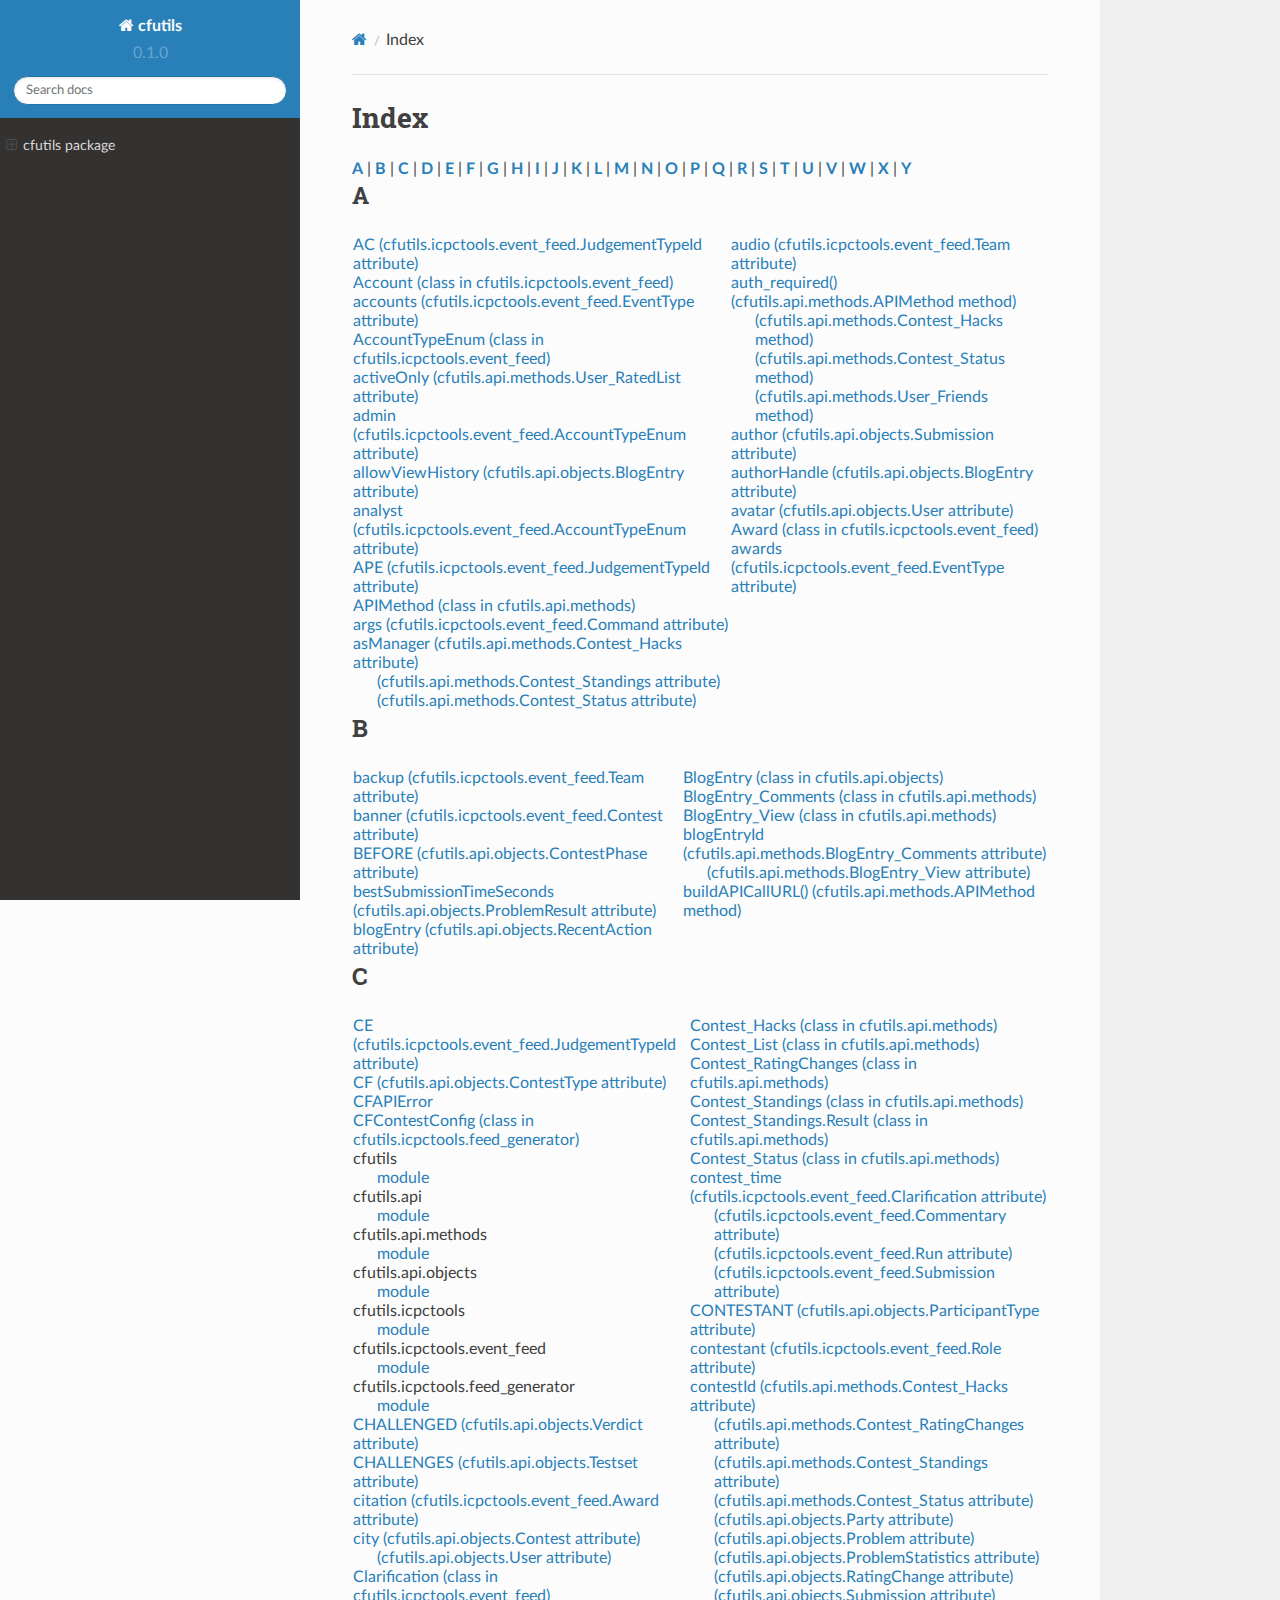
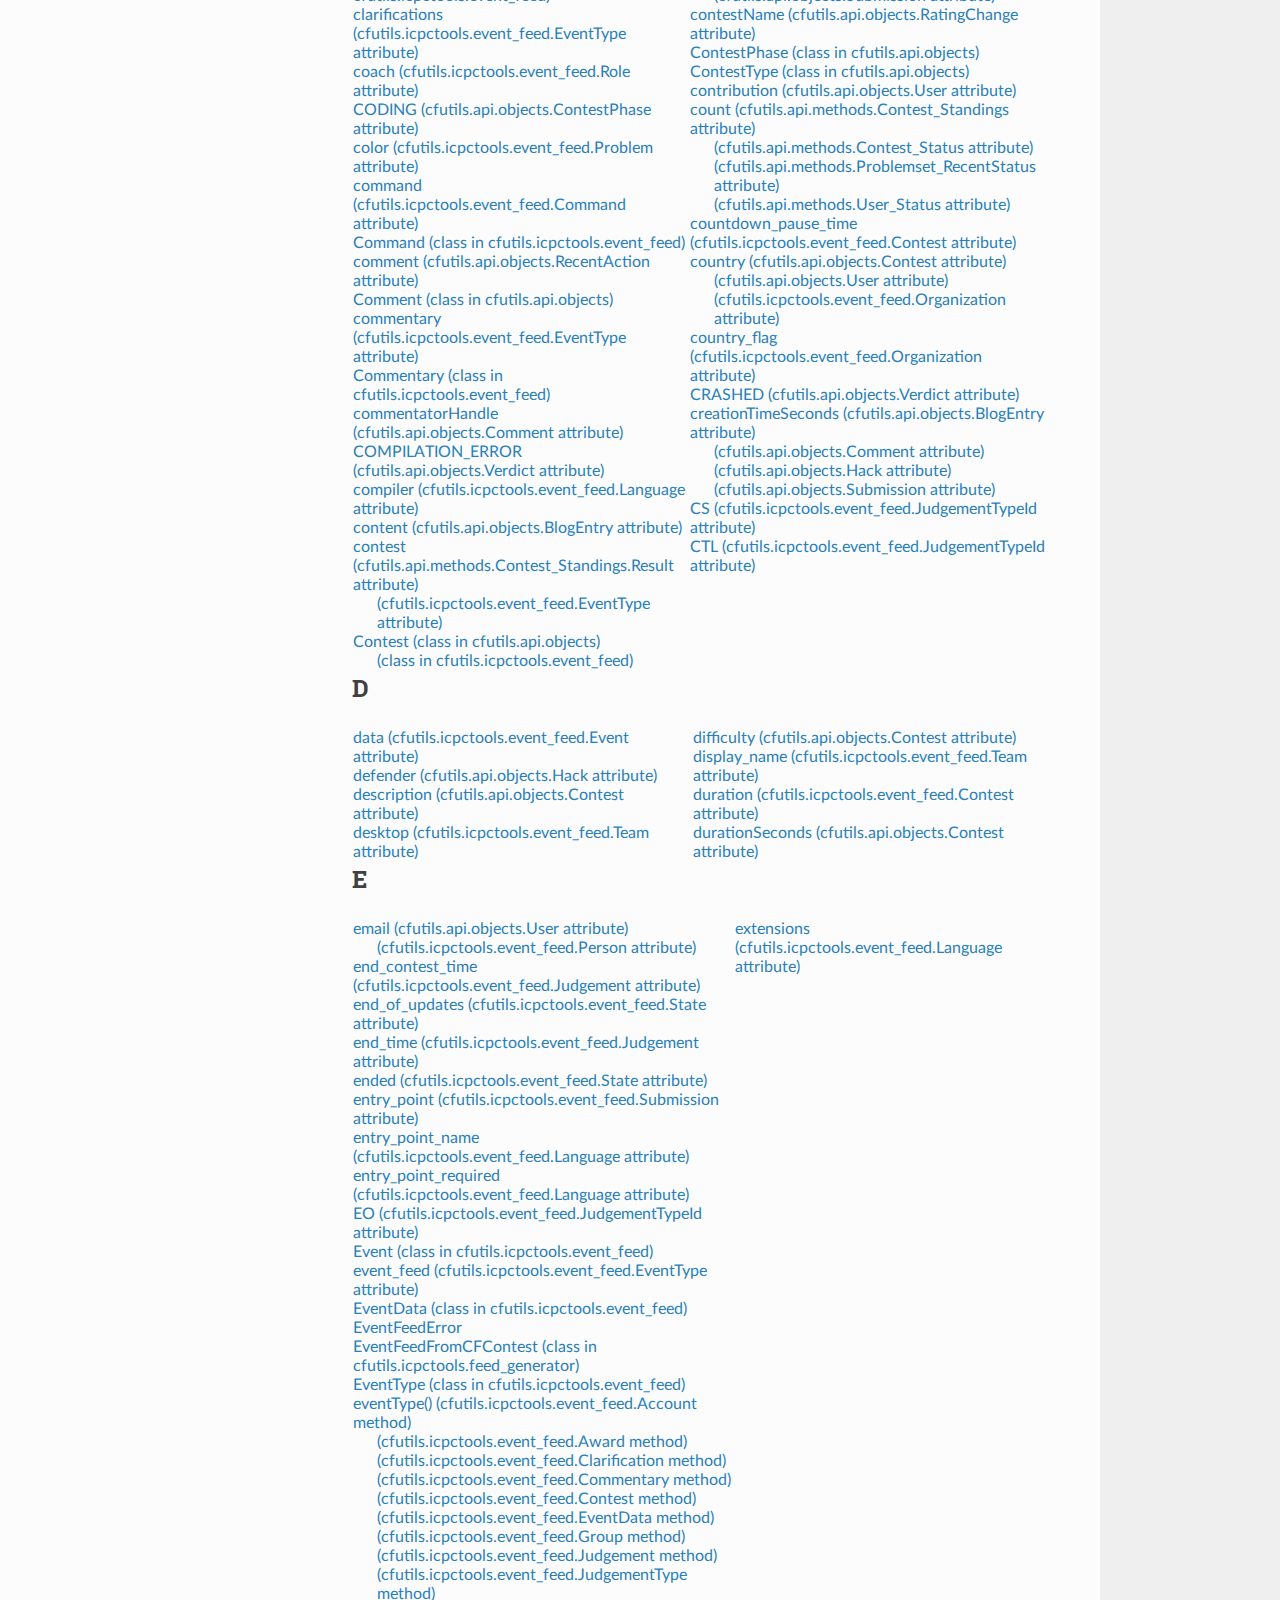
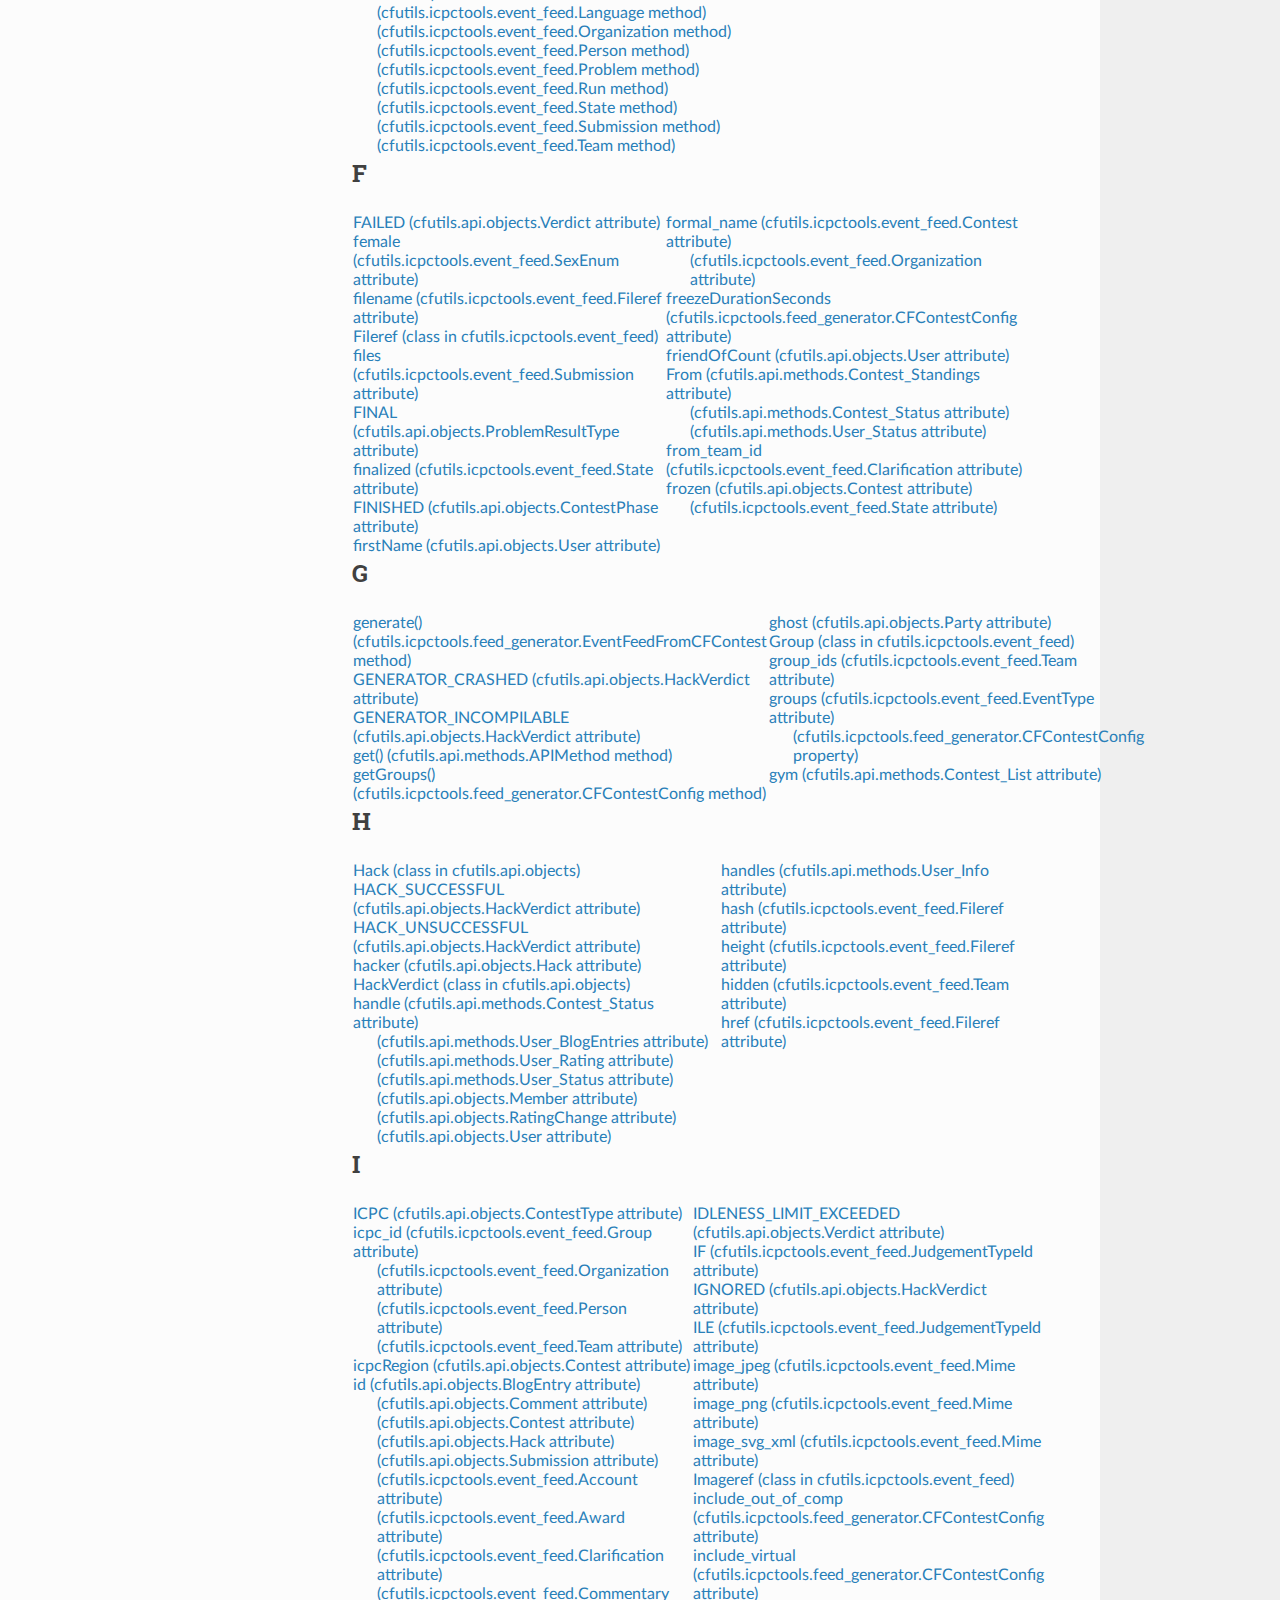
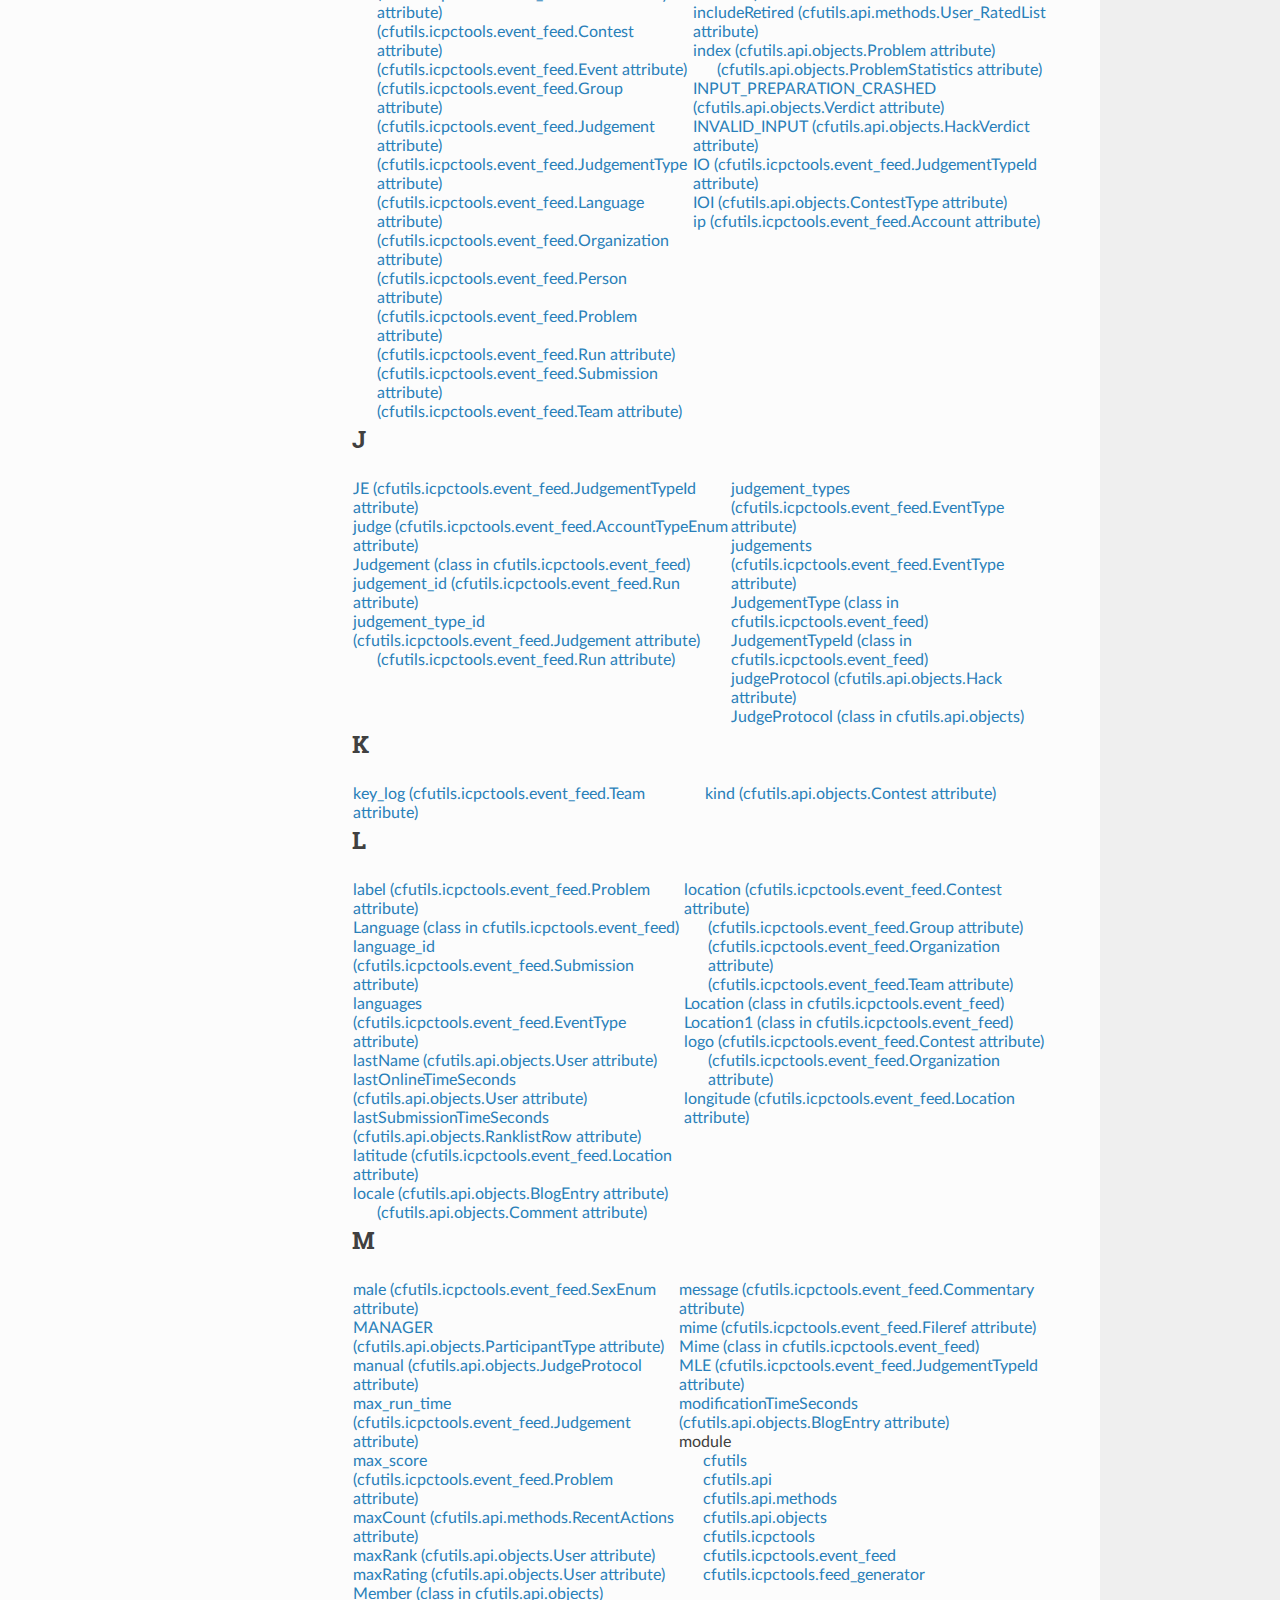
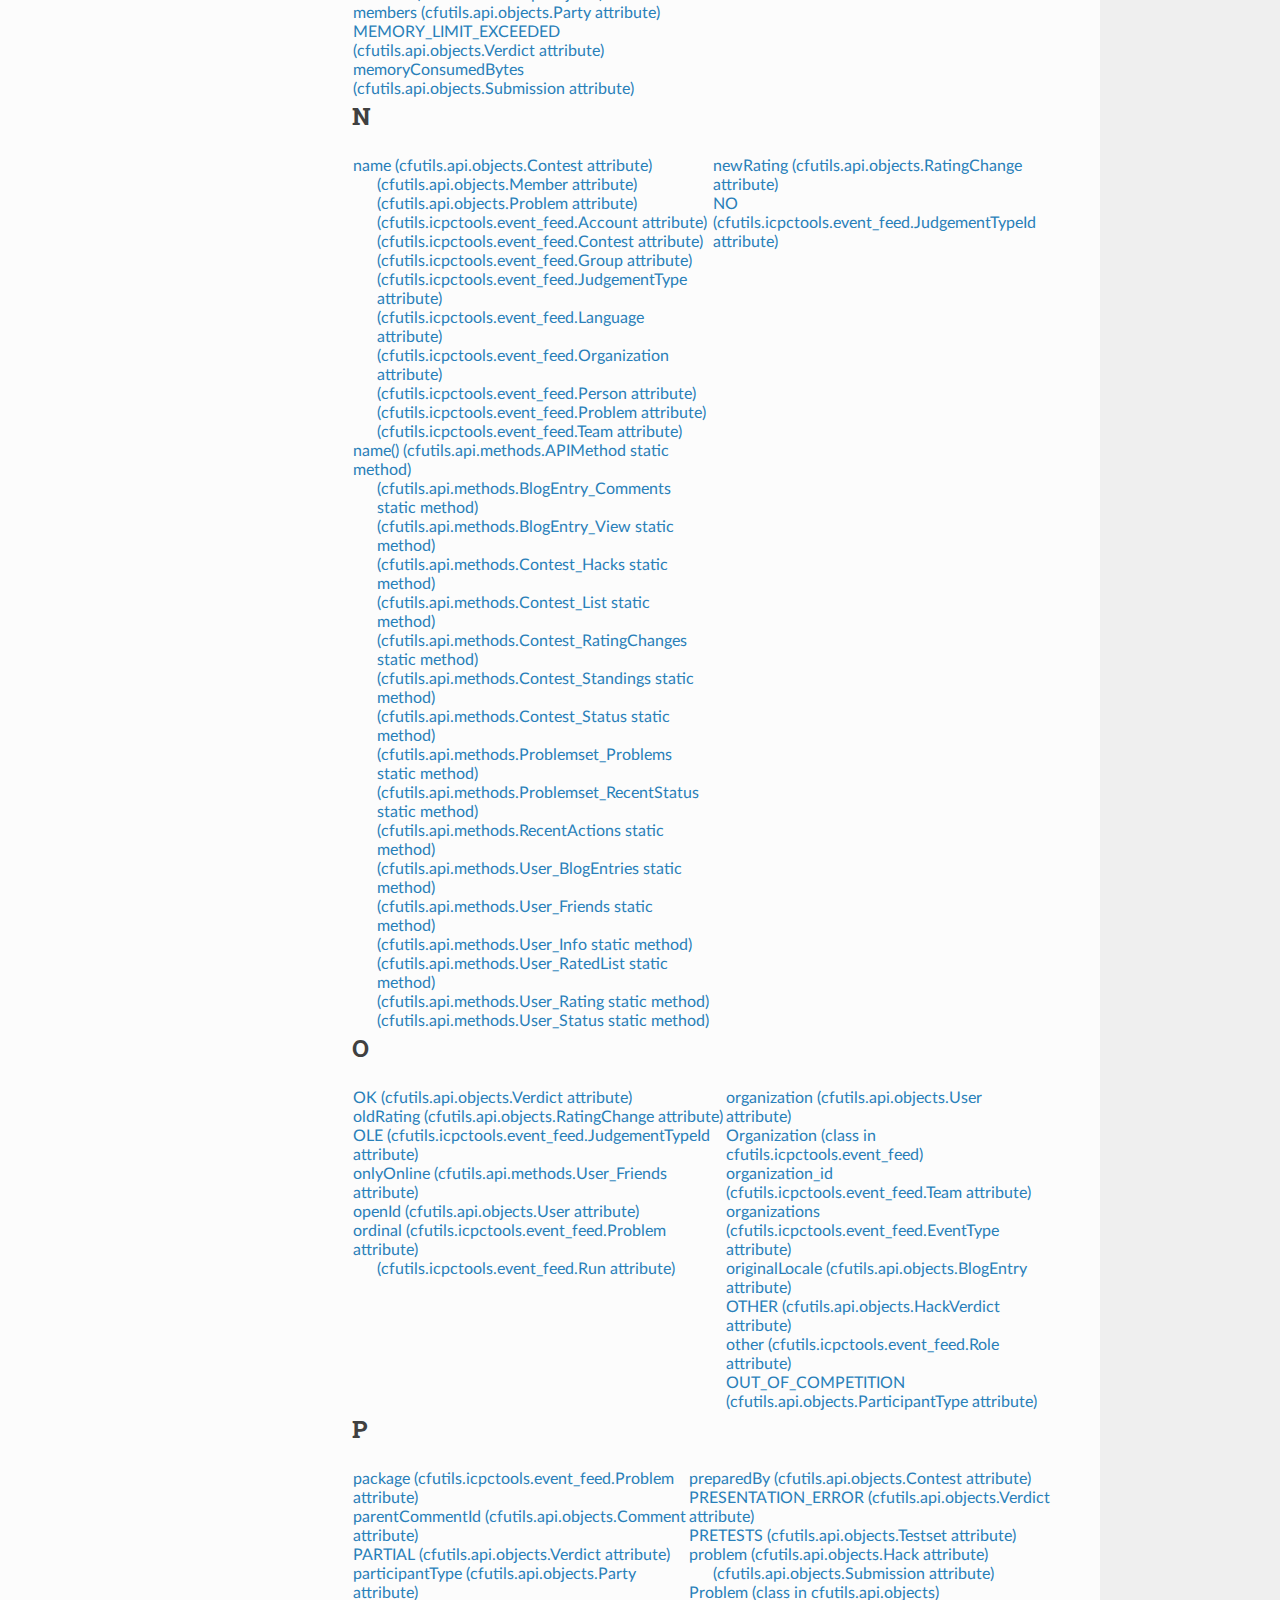
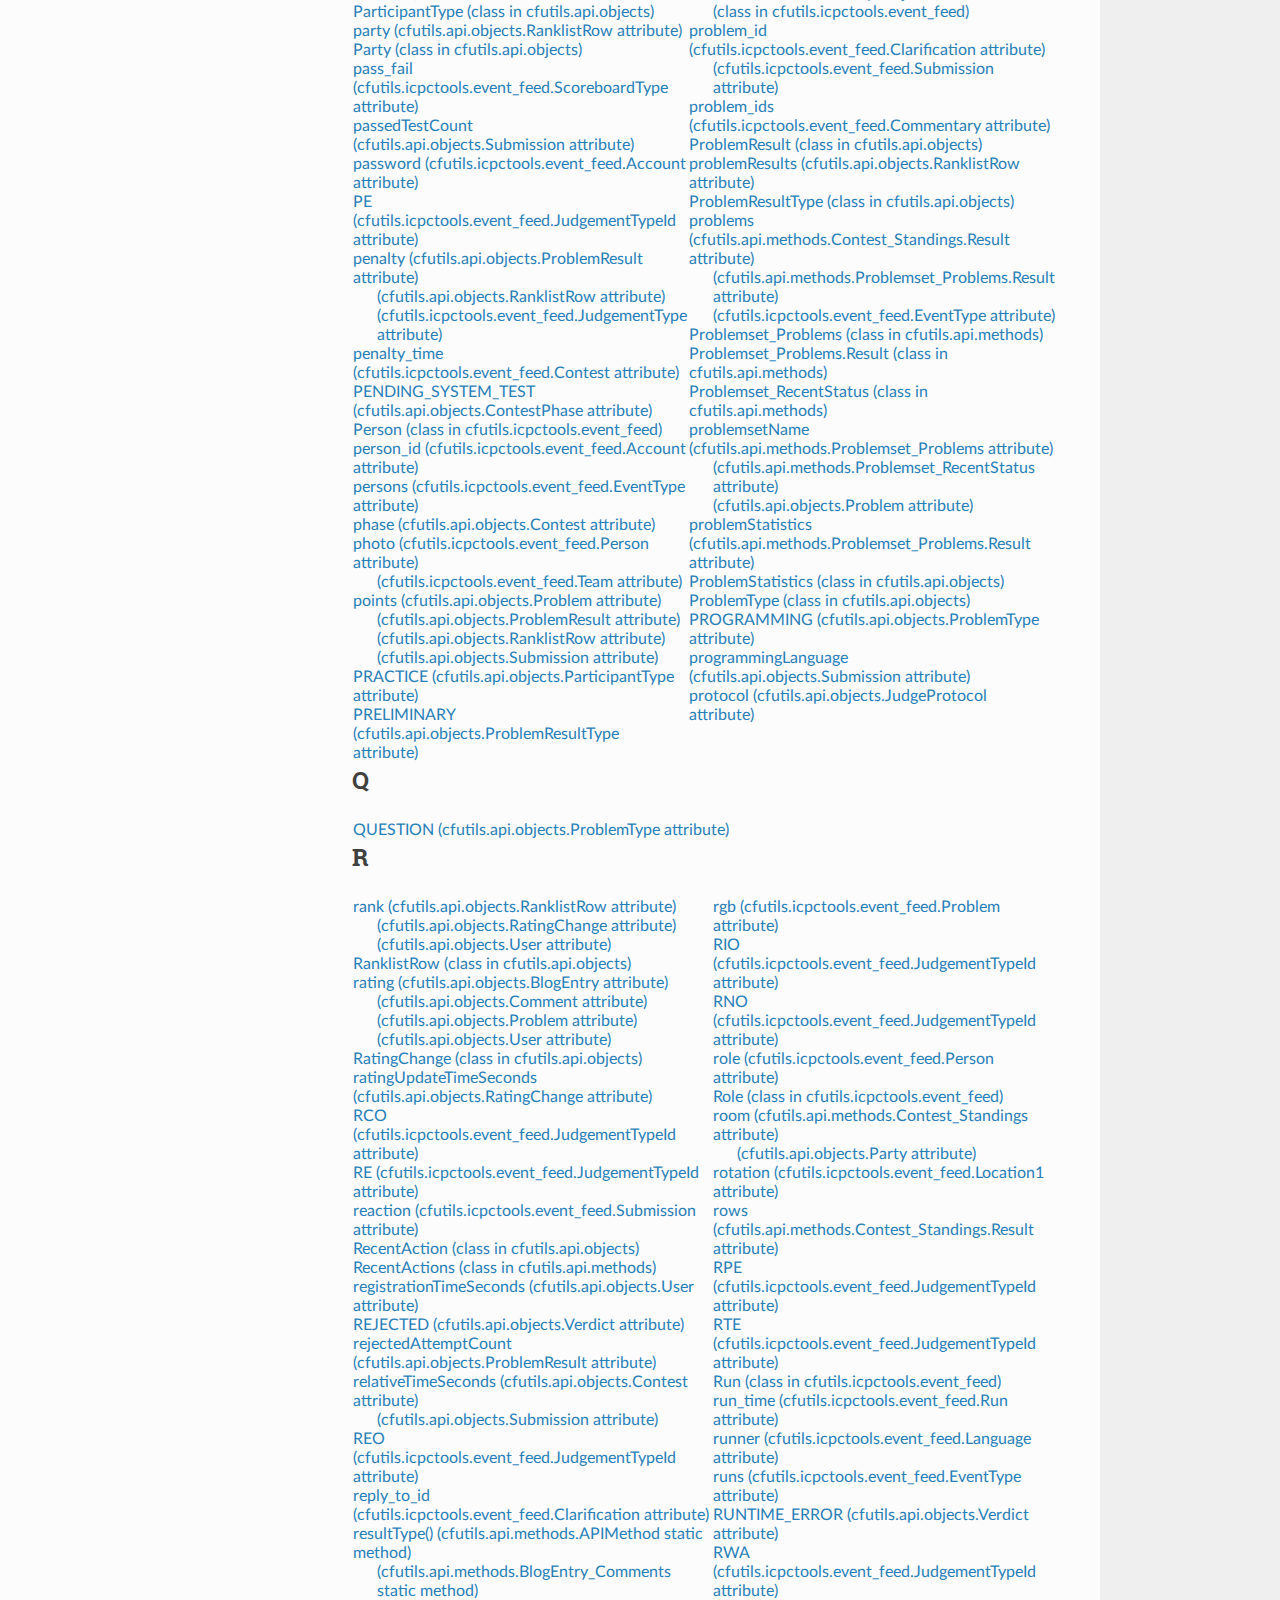
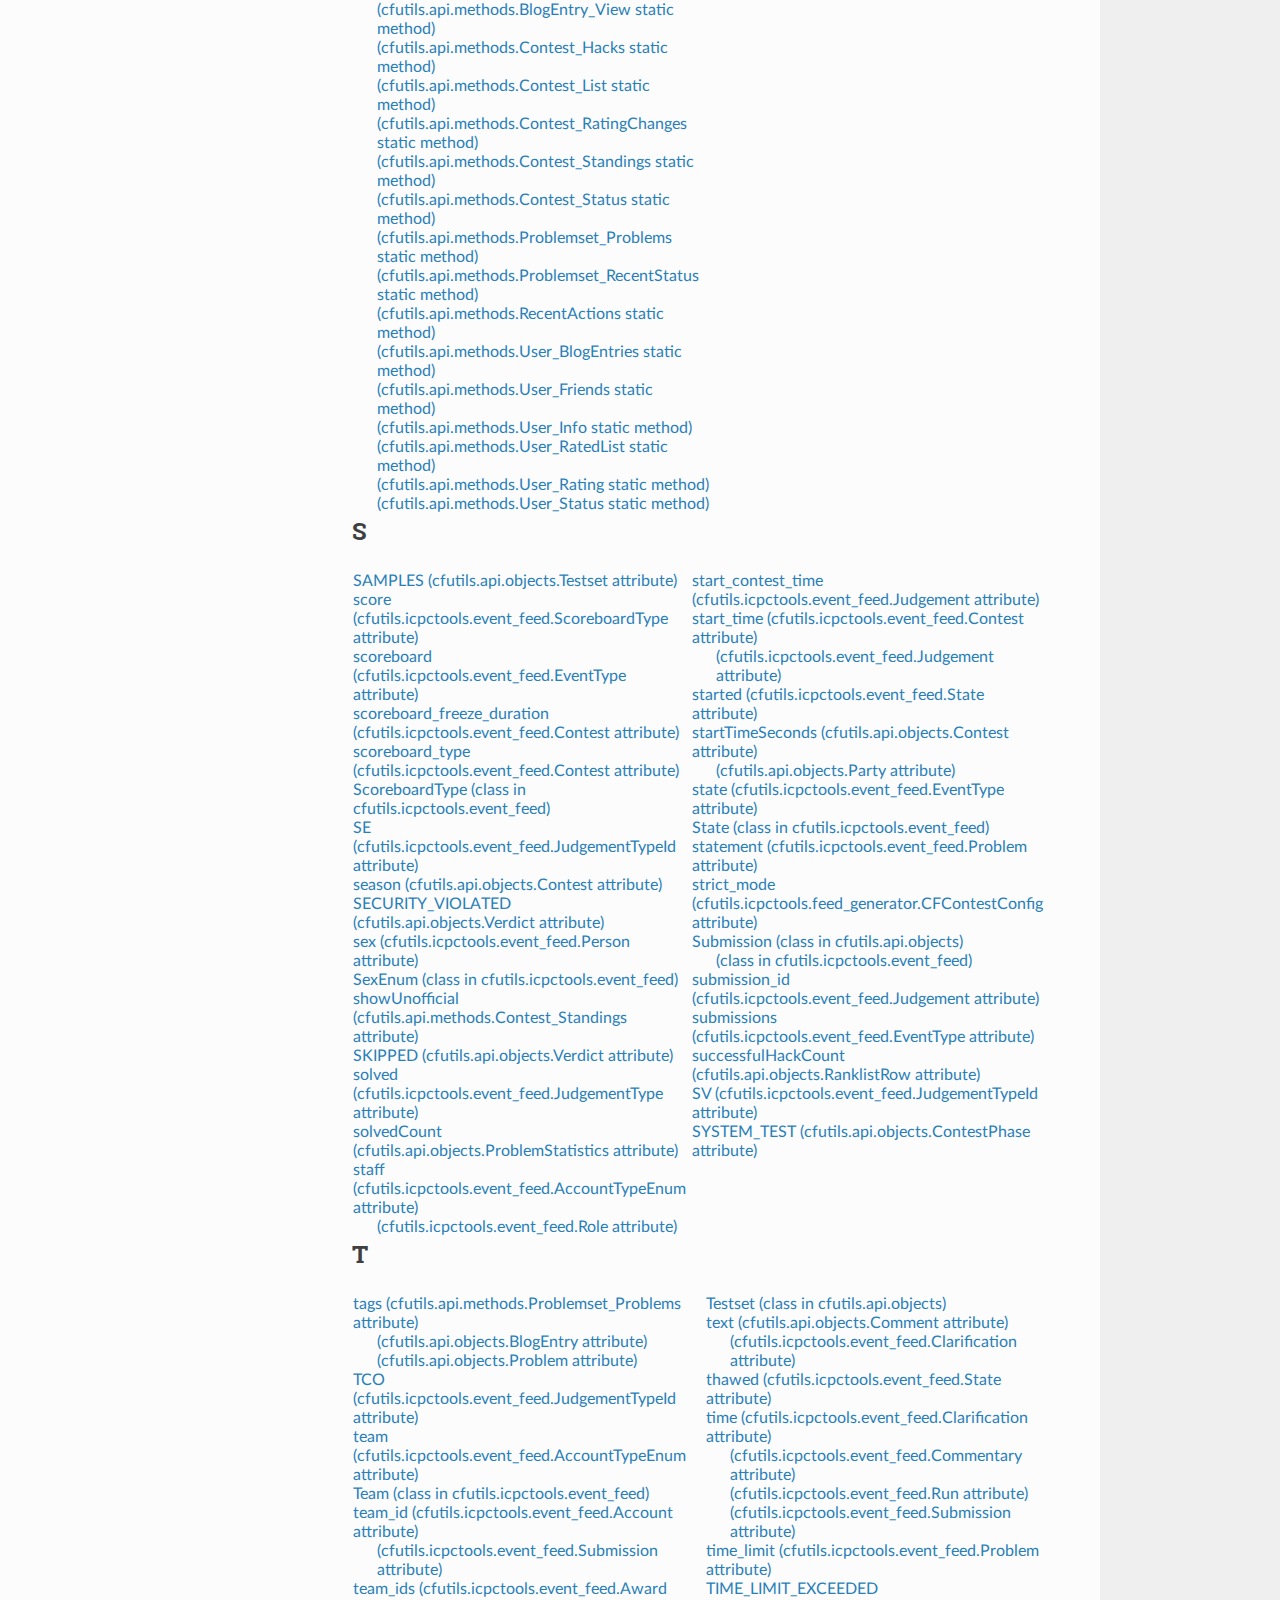
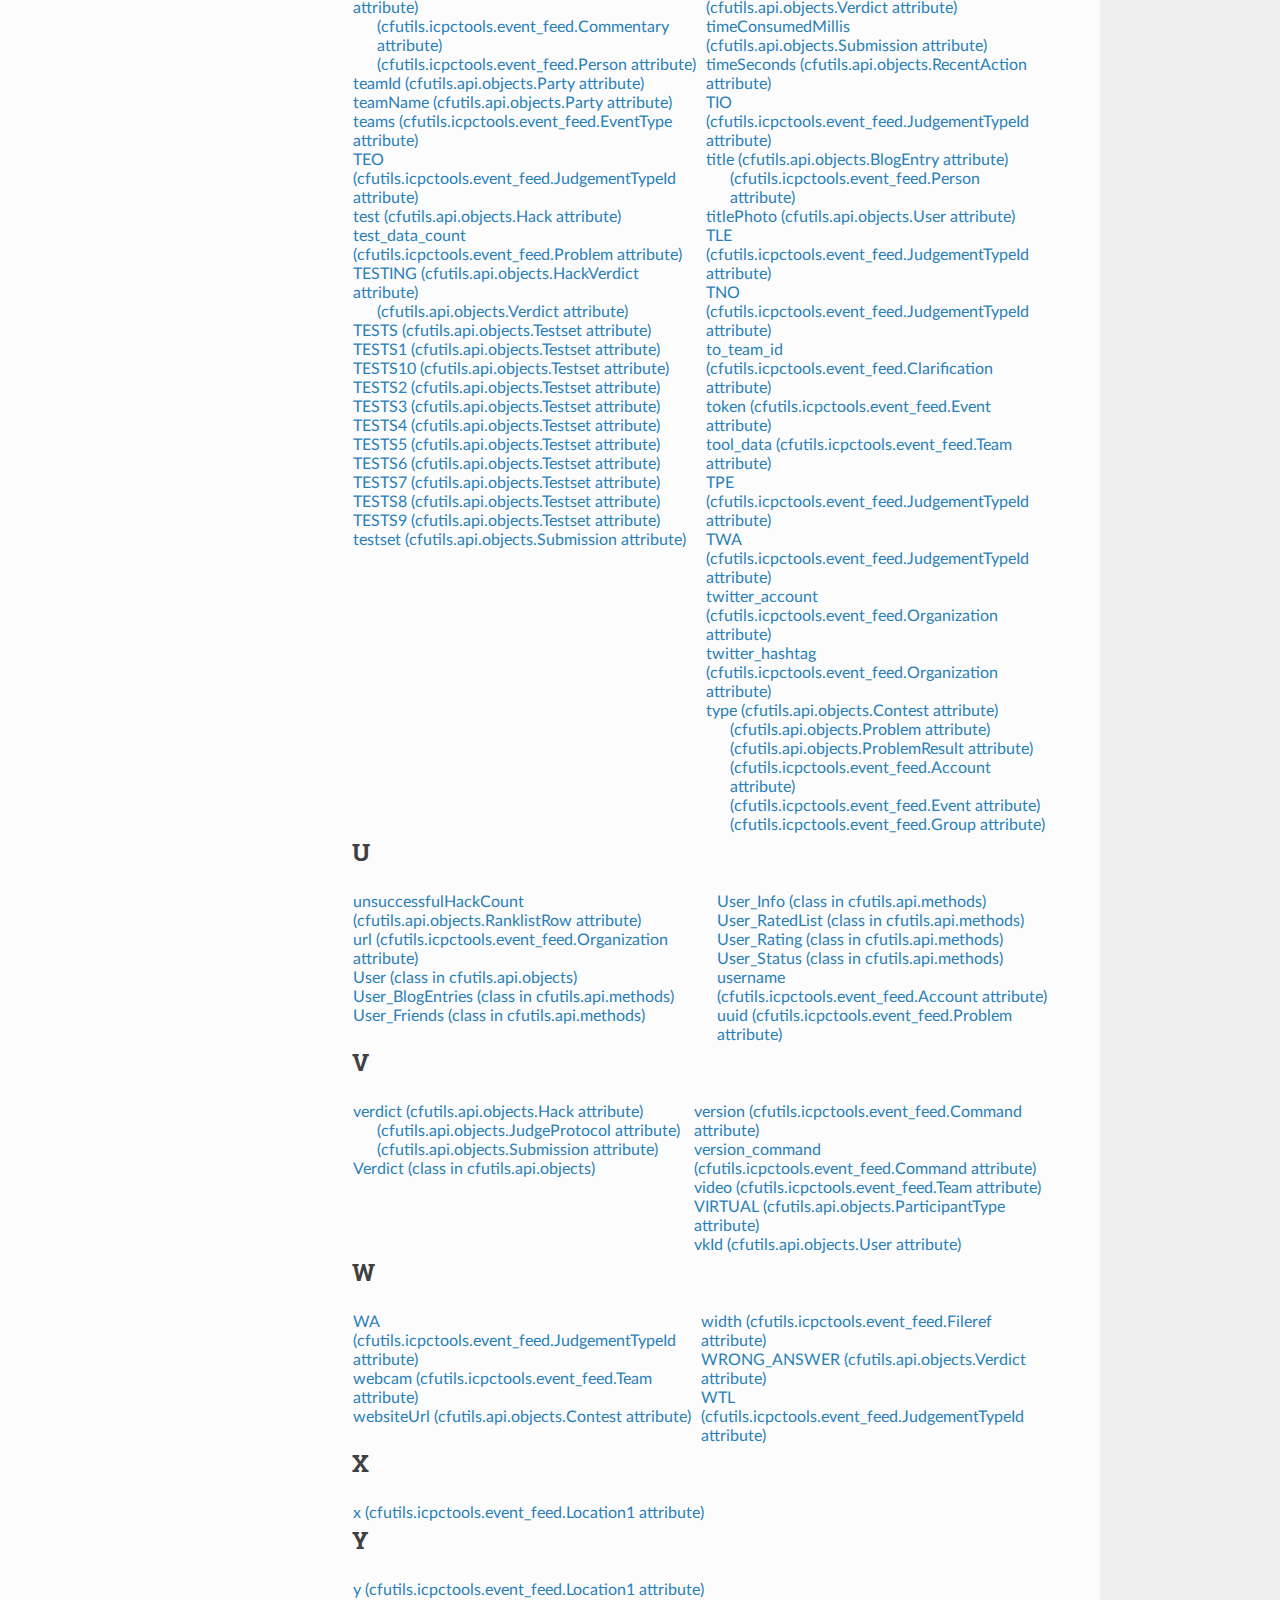
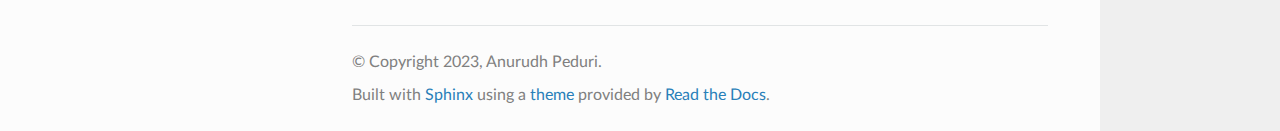
<file: genindex.html>
<!DOCTYPE html>
<html class="writer-html5" lang="en" >
<head>
  <meta charset="utf-8" />
  <meta name="viewport" content="width=device-width, initial-scale=1.0" />
  <title>Index &mdash; cfutils  documentation</title>
      <link rel="stylesheet" href="_static/pygments.css" type="text/css" />
      <link rel="stylesheet" href="_static/css/theme.css" type="text/css" />
  <!--[if lt IE 9]>
    <script src="_static/js/html5shiv.min.js"></script>
  <![endif]-->
  
        <script src="_static/jquery.js?v=5d32c60e"></script>
        <script src="_static/_sphinx_javascript_frameworks_compat.js?v=2cd50e6c"></script>
        <script src="_static/documentation_options.js?v=5929fcd5"></script>
        <script src="_static/doctools.js?v=888ff710"></script>
        <script src="_static/sphinx_highlight.js?v=dc90522c"></script>
    <script src="_static/js/theme.js"></script>
    <link rel="index" title="Index" href="#" />
    <link rel="search" title="Search" href="search.html" /> 
</head>

<body class="wy-body-for-nav"> 
  <div class="wy-grid-for-nav">
    <nav data-toggle="wy-nav-shift" class="wy-nav-side">
      <div class="wy-side-scroll">
        <div class="wy-side-nav-search" >

          
          
          <a href="index.html" class="icon icon-home">
            cfutils
          </a>
              <div class="version">
                0.1.0
              </div>
<div role="search">
  <form id="rtd-search-form" class="wy-form" action="search.html" method="get">
    <input type="text" name="q" placeholder="Search docs" aria-label="Search docs" />
    <input type="hidden" name="check_keywords" value="yes" />
    <input type="hidden" name="area" value="default" />
  </form>
</div>
        </div><div class="wy-menu wy-menu-vertical" data-spy="affix" role="navigation" aria-label="Navigation menu">
              <ul>
<li class="toctree-l1"><a class="reference internal" href="cfutils.html">cfutils package</a><ul>
<li class="toctree-l2"><a class="reference internal" href="cfutils.html#subpackages">Subpackages</a><ul>
<li class="toctree-l3"><a class="reference internal" href="cfutils.api.html">cfutils.api package</a><ul>
<li class="toctree-l4"><a class="reference internal" href="cfutils.api.html#submodules">Submodules</a></li>
<li class="toctree-l4"><a class="reference internal" href="cfutils.api.html#module-cfutils.api.methods">cfutils.api.methods module</a><ul>
<li class="toctree-l5"><a class="reference internal" href="cfutils.api.html#cfutils.api.methods.APIMethod"><code class="docutils literal notranslate"><span class="pre">APIMethod</span></code></a><ul>
<li class="toctree-l6"><a class="reference internal" href="cfutils.api.html#cfutils.api.methods.APIMethod.auth_required"><code class="docutils literal notranslate"><span class="pre">APIMethod.auth_required()</span></code></a></li>
<li class="toctree-l6"><a class="reference internal" href="cfutils.api.html#cfutils.api.methods.APIMethod.buildAPICallURL"><code class="docutils literal notranslate"><span class="pre">APIMethod.buildAPICallURL()</span></code></a></li>
<li class="toctree-l6"><a class="reference internal" href="cfutils.api.html#cfutils.api.methods.APIMethod.get"><code class="docutils literal notranslate"><span class="pre">APIMethod.get()</span></code></a></li>
<li class="toctree-l6"><a class="reference internal" href="cfutils.api.html#cfutils.api.methods.APIMethod.name"><code class="docutils literal notranslate"><span class="pre">APIMethod.name()</span></code></a></li>
<li class="toctree-l6"><a class="reference internal" href="cfutils.api.html#cfutils.api.methods.APIMethod.resultType"><code class="docutils literal notranslate"><span class="pre">APIMethod.resultType()</span></code></a></li>
</ul>
</li>
<li class="toctree-l5"><a class="reference internal" href="cfutils.api.html#cfutils.api.methods.BlogEntry_Comments"><code class="docutils literal notranslate"><span class="pre">BlogEntry_Comments</span></code></a><ul>
<li class="toctree-l6"><a class="reference internal" href="cfutils.api.html#cfutils.api.methods.BlogEntry_Comments.blogEntryId"><code class="docutils literal notranslate"><span class="pre">BlogEntry_Comments.blogEntryId</span></code></a></li>
<li class="toctree-l6"><a class="reference internal" href="cfutils.api.html#cfutils.api.methods.BlogEntry_Comments.name"><code class="docutils literal notranslate"><span class="pre">BlogEntry_Comments.name()</span></code></a></li>
<li class="toctree-l6"><a class="reference internal" href="cfutils.api.html#cfutils.api.methods.BlogEntry_Comments.resultType"><code class="docutils literal notranslate"><span class="pre">BlogEntry_Comments.resultType()</span></code></a></li>
</ul>
</li>
<li class="toctree-l5"><a class="reference internal" href="cfutils.api.html#cfutils.api.methods.BlogEntry_View"><code class="docutils literal notranslate"><span class="pre">BlogEntry_View</span></code></a><ul>
<li class="toctree-l6"><a class="reference internal" href="cfutils.api.html#cfutils.api.methods.BlogEntry_View.blogEntryId"><code class="docutils literal notranslate"><span class="pre">BlogEntry_View.blogEntryId</span></code></a></li>
<li class="toctree-l6"><a class="reference internal" href="cfutils.api.html#cfutils.api.methods.BlogEntry_View.name"><code class="docutils literal notranslate"><span class="pre">BlogEntry_View.name()</span></code></a></li>
<li class="toctree-l6"><a class="reference internal" href="cfutils.api.html#cfutils.api.methods.BlogEntry_View.resultType"><code class="docutils literal notranslate"><span class="pre">BlogEntry_View.resultType()</span></code></a></li>
</ul>
</li>
<li class="toctree-l5"><a class="reference internal" href="cfutils.api.html#cfutils.api.methods.CFAPIError"><code class="docutils literal notranslate"><span class="pre">CFAPIError</span></code></a></li>
<li class="toctree-l5"><a class="reference internal" href="cfutils.api.html#cfutils.api.methods.Contest_Hacks"><code class="docutils literal notranslate"><span class="pre">Contest_Hacks</span></code></a><ul>
<li class="toctree-l6"><a class="reference internal" href="cfutils.api.html#cfutils.api.methods.Contest_Hacks.asManager"><code class="docutils literal notranslate"><span class="pre">Contest_Hacks.asManager</span></code></a></li>
<li class="toctree-l6"><a class="reference internal" href="cfutils.api.html#cfutils.api.methods.Contest_Hacks.auth_required"><code class="docutils literal notranslate"><span class="pre">Contest_Hacks.auth_required()</span></code></a></li>
<li class="toctree-l6"><a class="reference internal" href="cfutils.api.html#cfutils.api.methods.Contest_Hacks.contestId"><code class="docutils literal notranslate"><span class="pre">Contest_Hacks.contestId</span></code></a></li>
<li class="toctree-l6"><a class="reference internal" href="cfutils.api.html#cfutils.api.methods.Contest_Hacks.name"><code class="docutils literal notranslate"><span class="pre">Contest_Hacks.name()</span></code></a></li>
<li class="toctree-l6"><a class="reference internal" href="cfutils.api.html#cfutils.api.methods.Contest_Hacks.resultType"><code class="docutils literal notranslate"><span class="pre">Contest_Hacks.resultType()</span></code></a></li>
</ul>
</li>
<li class="toctree-l5"><a class="reference internal" href="cfutils.api.html#cfutils.api.methods.Contest_List"><code class="docutils literal notranslate"><span class="pre">Contest_List</span></code></a><ul>
<li class="toctree-l6"><a class="reference internal" href="cfutils.api.html#cfutils.api.methods.Contest_List.gym"><code class="docutils literal notranslate"><span class="pre">Contest_List.gym</span></code></a></li>
<li class="toctree-l6"><a class="reference internal" href="cfutils.api.html#cfutils.api.methods.Contest_List.name"><code class="docutils literal notranslate"><span class="pre">Contest_List.name()</span></code></a></li>
<li class="toctree-l6"><a class="reference internal" href="cfutils.api.html#cfutils.api.methods.Contest_List.resultType"><code class="docutils literal notranslate"><span class="pre">Contest_List.resultType()</span></code></a></li>
</ul>
</li>
<li class="toctree-l5"><a class="reference internal" href="cfutils.api.html#cfutils.api.methods.Contest_RatingChanges"><code class="docutils literal notranslate"><span class="pre">Contest_RatingChanges</span></code></a><ul>
<li class="toctree-l6"><a class="reference internal" href="cfutils.api.html#cfutils.api.methods.Contest_RatingChanges.contestId"><code class="docutils literal notranslate"><span class="pre">Contest_RatingChanges.contestId</span></code></a></li>
<li class="toctree-l6"><a class="reference internal" href="cfutils.api.html#cfutils.api.methods.Contest_RatingChanges.name"><code class="docutils literal notranslate"><span class="pre">Contest_RatingChanges.name()</span></code></a></li>
<li class="toctree-l6"><a class="reference internal" href="cfutils.api.html#cfutils.api.methods.Contest_RatingChanges.resultType"><code class="docutils literal notranslate"><span class="pre">Contest_RatingChanges.resultType()</span></code></a></li>
</ul>
</li>
<li class="toctree-l5"><a class="reference internal" href="cfutils.api.html#cfutils.api.methods.Contest_Standings"><code class="docutils literal notranslate"><span class="pre">Contest_Standings</span></code></a><ul>
<li class="toctree-l6"><a class="reference internal" href="cfutils.api.html#cfutils.api.methods.Contest_Standings.From"><code class="docutils literal notranslate"><span class="pre">Contest_Standings.From</span></code></a></li>
<li class="toctree-l6"><a class="reference internal" href="cfutils.api.html#cfutils.api.methods.Contest_Standings.Result"><code class="docutils literal notranslate"><span class="pre">Contest_Standings.Result</span></code></a><ul>
<li class="toctree-l7"><a class="reference internal" href="cfutils.api.html#cfutils.api.methods.Contest_Standings.Result.contest"><code class="docutils literal notranslate"><span class="pre">Contest_Standings.Result.contest</span></code></a></li>
<li class="toctree-l7"><a class="reference internal" href="cfutils.api.html#cfutils.api.methods.Contest_Standings.Result.problems"><code class="docutils literal notranslate"><span class="pre">Contest_Standings.Result.problems</span></code></a></li>
<li class="toctree-l7"><a class="reference internal" href="cfutils.api.html#cfutils.api.methods.Contest_Standings.Result.rows"><code class="docutils literal notranslate"><span class="pre">Contest_Standings.Result.rows</span></code></a></li>
</ul>
</li>
<li class="toctree-l6"><a class="reference internal" href="cfutils.api.html#cfutils.api.methods.Contest_Standings.asManager"><code class="docutils literal notranslate"><span class="pre">Contest_Standings.asManager</span></code></a></li>
<li class="toctree-l6"><a class="reference internal" href="cfutils.api.html#cfutils.api.methods.Contest_Standings.contestId"><code class="docutils literal notranslate"><span class="pre">Contest_Standings.contestId</span></code></a></li>
<li class="toctree-l6"><a class="reference internal" href="cfutils.api.html#cfutils.api.methods.Contest_Standings.count"><code class="docutils literal notranslate"><span class="pre">Contest_Standings.count</span></code></a></li>
<li class="toctree-l6"><a class="reference internal" href="cfutils.api.html#cfutils.api.methods.Contest_Standings.name"><code class="docutils literal notranslate"><span class="pre">Contest_Standings.name()</span></code></a></li>
<li class="toctree-l6"><a class="reference internal" href="cfutils.api.html#cfutils.api.methods.Contest_Standings.resultType"><code class="docutils literal notranslate"><span class="pre">Contest_Standings.resultType()</span></code></a></li>
<li class="toctree-l6"><a class="reference internal" href="cfutils.api.html#cfutils.api.methods.Contest_Standings.room"><code class="docutils literal notranslate"><span class="pre">Contest_Standings.room</span></code></a></li>
<li class="toctree-l6"><a class="reference internal" href="cfutils.api.html#cfutils.api.methods.Contest_Standings.showUnofficial"><code class="docutils literal notranslate"><span class="pre">Contest_Standings.showUnofficial</span></code></a></li>
</ul>
</li>
<li class="toctree-l5"><a class="reference internal" href="cfutils.api.html#cfutils.api.methods.Contest_Status"><code class="docutils literal notranslate"><span class="pre">Contest_Status</span></code></a><ul>
<li class="toctree-l6"><a class="reference internal" href="cfutils.api.html#cfutils.api.methods.Contest_Status.From"><code class="docutils literal notranslate"><span class="pre">Contest_Status.From</span></code></a></li>
<li class="toctree-l6"><a class="reference internal" href="cfutils.api.html#cfutils.api.methods.Contest_Status.asManager"><code class="docutils literal notranslate"><span class="pre">Contest_Status.asManager</span></code></a></li>
<li class="toctree-l6"><a class="reference internal" href="cfutils.api.html#cfutils.api.methods.Contest_Status.auth_required"><code class="docutils literal notranslate"><span class="pre">Contest_Status.auth_required()</span></code></a></li>
<li class="toctree-l6"><a class="reference internal" href="cfutils.api.html#cfutils.api.methods.Contest_Status.contestId"><code class="docutils literal notranslate"><span class="pre">Contest_Status.contestId</span></code></a></li>
<li class="toctree-l6"><a class="reference internal" href="cfutils.api.html#cfutils.api.methods.Contest_Status.count"><code class="docutils literal notranslate"><span class="pre">Contest_Status.count</span></code></a></li>
<li class="toctree-l6"><a class="reference internal" href="cfutils.api.html#cfutils.api.methods.Contest_Status.handle"><code class="docutils literal notranslate"><span class="pre">Contest_Status.handle</span></code></a></li>
<li class="toctree-l6"><a class="reference internal" href="cfutils.api.html#cfutils.api.methods.Contest_Status.name"><code class="docutils literal notranslate"><span class="pre">Contest_Status.name()</span></code></a></li>
<li class="toctree-l6"><a class="reference internal" href="cfutils.api.html#cfutils.api.methods.Contest_Status.resultType"><code class="docutils literal notranslate"><span class="pre">Contest_Status.resultType()</span></code></a></li>
</ul>
</li>
<li class="toctree-l5"><a class="reference internal" href="cfutils.api.html#cfutils.api.methods.Problemset_Problems"><code class="docutils literal notranslate"><span class="pre">Problemset_Problems</span></code></a><ul>
<li class="toctree-l6"><a class="reference internal" href="cfutils.api.html#cfutils.api.methods.Problemset_Problems.Result"><code class="docutils literal notranslate"><span class="pre">Problemset_Problems.Result</span></code></a><ul>
<li class="toctree-l7"><a class="reference internal" href="cfutils.api.html#cfutils.api.methods.Problemset_Problems.Result.problemStatistics"><code class="docutils literal notranslate"><span class="pre">Problemset_Problems.Result.problemStatistics</span></code></a></li>
<li class="toctree-l7"><a class="reference internal" href="cfutils.api.html#cfutils.api.methods.Problemset_Problems.Result.problems"><code class="docutils literal notranslate"><span class="pre">Problemset_Problems.Result.problems</span></code></a></li>
</ul>
</li>
<li class="toctree-l6"><a class="reference internal" href="cfutils.api.html#cfutils.api.methods.Problemset_Problems.name"><code class="docutils literal notranslate"><span class="pre">Problemset_Problems.name()</span></code></a></li>
<li class="toctree-l6"><a class="reference internal" href="cfutils.api.html#cfutils.api.methods.Problemset_Problems.problemsetName"><code class="docutils literal notranslate"><span class="pre">Problemset_Problems.problemsetName</span></code></a></li>
<li class="toctree-l6"><a class="reference internal" href="cfutils.api.html#cfutils.api.methods.Problemset_Problems.resultType"><code class="docutils literal notranslate"><span class="pre">Problemset_Problems.resultType()</span></code></a></li>
<li class="toctree-l6"><a class="reference internal" href="cfutils.api.html#cfutils.api.methods.Problemset_Problems.tags"><code class="docutils literal notranslate"><span class="pre">Problemset_Problems.tags</span></code></a></li>
</ul>
</li>
<li class="toctree-l5"><a class="reference internal" href="cfutils.api.html#cfutils.api.methods.Problemset_RecentStatus"><code class="docutils literal notranslate"><span class="pre">Problemset_RecentStatus</span></code></a><ul>
<li class="toctree-l6"><a class="reference internal" href="cfutils.api.html#cfutils.api.methods.Problemset_RecentStatus.count"><code class="docutils literal notranslate"><span class="pre">Problemset_RecentStatus.count</span></code></a></li>
<li class="toctree-l6"><a class="reference internal" href="cfutils.api.html#cfutils.api.methods.Problemset_RecentStatus.name"><code class="docutils literal notranslate"><span class="pre">Problemset_RecentStatus.name()</span></code></a></li>
<li class="toctree-l6"><a class="reference internal" href="cfutils.api.html#cfutils.api.methods.Problemset_RecentStatus.problemsetName"><code class="docutils literal notranslate"><span class="pre">Problemset_RecentStatus.problemsetName</span></code></a></li>
<li class="toctree-l6"><a class="reference internal" href="cfutils.api.html#cfutils.api.methods.Problemset_RecentStatus.resultType"><code class="docutils literal notranslate"><span class="pre">Problemset_RecentStatus.resultType()</span></code></a></li>
</ul>
</li>
<li class="toctree-l5"><a class="reference internal" href="cfutils.api.html#cfutils.api.methods.RecentActions"><code class="docutils literal notranslate"><span class="pre">RecentActions</span></code></a><ul>
<li class="toctree-l6"><a class="reference internal" href="cfutils.api.html#cfutils.api.methods.RecentActions.maxCount"><code class="docutils literal notranslate"><span class="pre">RecentActions.maxCount</span></code></a></li>
<li class="toctree-l6"><a class="reference internal" href="cfutils.api.html#cfutils.api.methods.RecentActions.name"><code class="docutils literal notranslate"><span class="pre">RecentActions.name()</span></code></a></li>
<li class="toctree-l6"><a class="reference internal" href="cfutils.api.html#cfutils.api.methods.RecentActions.resultType"><code class="docutils literal notranslate"><span class="pre">RecentActions.resultType()</span></code></a></li>
</ul>
</li>
<li class="toctree-l5"><a class="reference internal" href="cfutils.api.html#cfutils.api.methods.User_BlogEntries"><code class="docutils literal notranslate"><span class="pre">User_BlogEntries</span></code></a><ul>
<li class="toctree-l6"><a class="reference internal" href="cfutils.api.html#cfutils.api.methods.User_BlogEntries.handle"><code class="docutils literal notranslate"><span class="pre">User_BlogEntries.handle</span></code></a></li>
<li class="toctree-l6"><a class="reference internal" href="cfutils.api.html#cfutils.api.methods.User_BlogEntries.name"><code class="docutils literal notranslate"><span class="pre">User_BlogEntries.name()</span></code></a></li>
<li class="toctree-l6"><a class="reference internal" href="cfutils.api.html#cfutils.api.methods.User_BlogEntries.resultType"><code class="docutils literal notranslate"><span class="pre">User_BlogEntries.resultType()</span></code></a></li>
</ul>
</li>
<li class="toctree-l5"><a class="reference internal" href="cfutils.api.html#cfutils.api.methods.User_Friends"><code class="docutils literal notranslate"><span class="pre">User_Friends</span></code></a><ul>
<li class="toctree-l6"><a class="reference internal" href="cfutils.api.html#cfutils.api.methods.User_Friends.auth_required"><code class="docutils literal notranslate"><span class="pre">User_Friends.auth_required()</span></code></a></li>
<li class="toctree-l6"><a class="reference internal" href="cfutils.api.html#cfutils.api.methods.User_Friends.name"><code class="docutils literal notranslate"><span class="pre">User_Friends.name()</span></code></a></li>
<li class="toctree-l6"><a class="reference internal" href="cfutils.api.html#cfutils.api.methods.User_Friends.onlyOnline"><code class="docutils literal notranslate"><span class="pre">User_Friends.onlyOnline</span></code></a></li>
<li class="toctree-l6"><a class="reference internal" href="cfutils.api.html#cfutils.api.methods.User_Friends.resultType"><code class="docutils literal notranslate"><span class="pre">User_Friends.resultType()</span></code></a></li>
</ul>
</li>
<li class="toctree-l5"><a class="reference internal" href="cfutils.api.html#cfutils.api.methods.User_Info"><code class="docutils literal notranslate"><span class="pre">User_Info</span></code></a><ul>
<li class="toctree-l6"><a class="reference internal" href="cfutils.api.html#cfutils.api.methods.User_Info.handles"><code class="docutils literal notranslate"><span class="pre">User_Info.handles</span></code></a></li>
<li class="toctree-l6"><a class="reference internal" href="cfutils.api.html#cfutils.api.methods.User_Info.name"><code class="docutils literal notranslate"><span class="pre">User_Info.name()</span></code></a></li>
<li class="toctree-l6"><a class="reference internal" href="cfutils.api.html#cfutils.api.methods.User_Info.resultType"><code class="docutils literal notranslate"><span class="pre">User_Info.resultType()</span></code></a></li>
</ul>
</li>
<li class="toctree-l5"><a class="reference internal" href="cfutils.api.html#cfutils.api.methods.User_RatedList"><code class="docutils literal notranslate"><span class="pre">User_RatedList</span></code></a><ul>
<li class="toctree-l6"><a class="reference internal" href="cfutils.api.html#cfutils.api.methods.User_RatedList.activeOnly"><code class="docutils literal notranslate"><span class="pre">User_RatedList.activeOnly</span></code></a></li>
<li class="toctree-l6"><a class="reference internal" href="cfutils.api.html#cfutils.api.methods.User_RatedList.includeRetired"><code class="docutils literal notranslate"><span class="pre">User_RatedList.includeRetired</span></code></a></li>
<li class="toctree-l6"><a class="reference internal" href="cfutils.api.html#cfutils.api.methods.User_RatedList.name"><code class="docutils literal notranslate"><span class="pre">User_RatedList.name()</span></code></a></li>
<li class="toctree-l6"><a class="reference internal" href="cfutils.api.html#cfutils.api.methods.User_RatedList.resultType"><code class="docutils literal notranslate"><span class="pre">User_RatedList.resultType()</span></code></a></li>
</ul>
</li>
<li class="toctree-l5"><a class="reference internal" href="cfutils.api.html#cfutils.api.methods.User_Rating"><code class="docutils literal notranslate"><span class="pre">User_Rating</span></code></a><ul>
<li class="toctree-l6"><a class="reference internal" href="cfutils.api.html#cfutils.api.methods.User_Rating.handle"><code class="docutils literal notranslate"><span class="pre">User_Rating.handle</span></code></a></li>
<li class="toctree-l6"><a class="reference internal" href="cfutils.api.html#cfutils.api.methods.User_Rating.name"><code class="docutils literal notranslate"><span class="pre">User_Rating.name()</span></code></a></li>
<li class="toctree-l6"><a class="reference internal" href="cfutils.api.html#cfutils.api.methods.User_Rating.resultType"><code class="docutils literal notranslate"><span class="pre">User_Rating.resultType()</span></code></a></li>
</ul>
</li>
<li class="toctree-l5"><a class="reference internal" href="cfutils.api.html#cfutils.api.methods.User_Status"><code class="docutils literal notranslate"><span class="pre">User_Status</span></code></a><ul>
<li class="toctree-l6"><a class="reference internal" href="cfutils.api.html#cfutils.api.methods.User_Status.From"><code class="docutils literal notranslate"><span class="pre">User_Status.From</span></code></a></li>
<li class="toctree-l6"><a class="reference internal" href="cfutils.api.html#cfutils.api.methods.User_Status.count"><code class="docutils literal notranslate"><span class="pre">User_Status.count</span></code></a></li>
<li class="toctree-l6"><a class="reference internal" href="cfutils.api.html#cfutils.api.methods.User_Status.handle"><code class="docutils literal notranslate"><span class="pre">User_Status.handle</span></code></a></li>
<li class="toctree-l6"><a class="reference internal" href="cfutils.api.html#cfutils.api.methods.User_Status.name"><code class="docutils literal notranslate"><span class="pre">User_Status.name()</span></code></a></li>
<li class="toctree-l6"><a class="reference internal" href="cfutils.api.html#cfutils.api.methods.User_Status.resultType"><code class="docutils literal notranslate"><span class="pre">User_Status.resultType()</span></code></a></li>
</ul>
</li>
</ul>
</li>
<li class="toctree-l4"><a class="reference internal" href="cfutils.api.html#module-cfutils.api.objects">cfutils.api.objects module</a><ul>
<li class="toctree-l5"><a class="reference internal" href="cfutils.api.html#cfutils.api.objects.BlogEntry"><code class="docutils literal notranslate"><span class="pre">BlogEntry</span></code></a><ul>
<li class="toctree-l6"><a class="reference internal" href="cfutils.api.html#cfutils.api.objects.BlogEntry.allowViewHistory"><code class="docutils literal notranslate"><span class="pre">BlogEntry.allowViewHistory</span></code></a></li>
<li class="toctree-l6"><a class="reference internal" href="cfutils.api.html#cfutils.api.objects.BlogEntry.authorHandle"><code class="docutils literal notranslate"><span class="pre">BlogEntry.authorHandle</span></code></a></li>
<li class="toctree-l6"><a class="reference internal" href="cfutils.api.html#cfutils.api.objects.BlogEntry.content"><code class="docutils literal notranslate"><span class="pre">BlogEntry.content</span></code></a></li>
<li class="toctree-l6"><a class="reference internal" href="cfutils.api.html#cfutils.api.objects.BlogEntry.creationTimeSeconds"><code class="docutils literal notranslate"><span class="pre">BlogEntry.creationTimeSeconds</span></code></a></li>
<li class="toctree-l6"><a class="reference internal" href="cfutils.api.html#cfutils.api.objects.BlogEntry.id"><code class="docutils literal notranslate"><span class="pre">BlogEntry.id</span></code></a></li>
<li class="toctree-l6"><a class="reference internal" href="cfutils.api.html#cfutils.api.objects.BlogEntry.locale"><code class="docutils literal notranslate"><span class="pre">BlogEntry.locale</span></code></a></li>
<li class="toctree-l6"><a class="reference internal" href="cfutils.api.html#cfutils.api.objects.BlogEntry.modificationTimeSeconds"><code class="docutils literal notranslate"><span class="pre">BlogEntry.modificationTimeSeconds</span></code></a></li>
<li class="toctree-l6"><a class="reference internal" href="cfutils.api.html#cfutils.api.objects.BlogEntry.originalLocale"><code class="docutils literal notranslate"><span class="pre">BlogEntry.originalLocale</span></code></a></li>
<li class="toctree-l6"><a class="reference internal" href="cfutils.api.html#cfutils.api.objects.BlogEntry.rating"><code class="docutils literal notranslate"><span class="pre">BlogEntry.rating</span></code></a></li>
<li class="toctree-l6"><a class="reference internal" href="cfutils.api.html#cfutils.api.objects.BlogEntry.tags"><code class="docutils literal notranslate"><span class="pre">BlogEntry.tags</span></code></a></li>
<li class="toctree-l6"><a class="reference internal" href="cfutils.api.html#cfutils.api.objects.BlogEntry.title"><code class="docutils literal notranslate"><span class="pre">BlogEntry.title</span></code></a></li>
</ul>
</li>
<li class="toctree-l5"><a class="reference internal" href="cfutils.api.html#cfutils.api.objects.Comment"><code class="docutils literal notranslate"><span class="pre">Comment</span></code></a><ul>
<li class="toctree-l6"><a class="reference internal" href="cfutils.api.html#cfutils.api.objects.Comment.commentatorHandle"><code class="docutils literal notranslate"><span class="pre">Comment.commentatorHandle</span></code></a></li>
<li class="toctree-l6"><a class="reference internal" href="cfutils.api.html#cfutils.api.objects.Comment.creationTimeSeconds"><code class="docutils literal notranslate"><span class="pre">Comment.creationTimeSeconds</span></code></a></li>
<li class="toctree-l6"><a class="reference internal" href="cfutils.api.html#cfutils.api.objects.Comment.id"><code class="docutils literal notranslate"><span class="pre">Comment.id</span></code></a></li>
<li class="toctree-l6"><a class="reference internal" href="cfutils.api.html#cfutils.api.objects.Comment.locale"><code class="docutils literal notranslate"><span class="pre">Comment.locale</span></code></a></li>
<li class="toctree-l6"><a class="reference internal" href="cfutils.api.html#cfutils.api.objects.Comment.parentCommentId"><code class="docutils literal notranslate"><span class="pre">Comment.parentCommentId</span></code></a></li>
<li class="toctree-l6"><a class="reference internal" href="cfutils.api.html#cfutils.api.objects.Comment.rating"><code class="docutils literal notranslate"><span class="pre">Comment.rating</span></code></a></li>
<li class="toctree-l6"><a class="reference internal" href="cfutils.api.html#cfutils.api.objects.Comment.text"><code class="docutils literal notranslate"><span class="pre">Comment.text</span></code></a></li>
</ul>
</li>
<li class="toctree-l5"><a class="reference internal" href="cfutils.api.html#cfutils.api.objects.Contest"><code class="docutils literal notranslate"><span class="pre">Contest</span></code></a><ul>
<li class="toctree-l6"><a class="reference internal" href="cfutils.api.html#cfutils.api.objects.Contest.city"><code class="docutils literal notranslate"><span class="pre">Contest.city</span></code></a></li>
<li class="toctree-l6"><a class="reference internal" href="cfutils.api.html#cfutils.api.objects.Contest.country"><code class="docutils literal notranslate"><span class="pre">Contest.country</span></code></a></li>
<li class="toctree-l6"><a class="reference internal" href="cfutils.api.html#cfutils.api.objects.Contest.description"><code class="docutils literal notranslate"><span class="pre">Contest.description</span></code></a></li>
<li class="toctree-l6"><a class="reference internal" href="cfutils.api.html#cfutils.api.objects.Contest.difficulty"><code class="docutils literal notranslate"><span class="pre">Contest.difficulty</span></code></a></li>
<li class="toctree-l6"><a class="reference internal" href="cfutils.api.html#cfutils.api.objects.Contest.durationSeconds"><code class="docutils literal notranslate"><span class="pre">Contest.durationSeconds</span></code></a></li>
<li class="toctree-l6"><a class="reference internal" href="cfutils.api.html#cfutils.api.objects.Contest.frozen"><code class="docutils literal notranslate"><span class="pre">Contest.frozen</span></code></a></li>
<li class="toctree-l6"><a class="reference internal" href="cfutils.api.html#cfutils.api.objects.Contest.icpcRegion"><code class="docutils literal notranslate"><span class="pre">Contest.icpcRegion</span></code></a></li>
<li class="toctree-l6"><a class="reference internal" href="cfutils.api.html#cfutils.api.objects.Contest.id"><code class="docutils literal notranslate"><span class="pre">Contest.id</span></code></a></li>
<li class="toctree-l6"><a class="reference internal" href="cfutils.api.html#cfutils.api.objects.Contest.kind"><code class="docutils literal notranslate"><span class="pre">Contest.kind</span></code></a></li>
<li class="toctree-l6"><a class="reference internal" href="cfutils.api.html#cfutils.api.objects.Contest.name"><code class="docutils literal notranslate"><span class="pre">Contest.name</span></code></a></li>
<li class="toctree-l6"><a class="reference internal" href="cfutils.api.html#cfutils.api.objects.Contest.phase"><code class="docutils literal notranslate"><span class="pre">Contest.phase</span></code></a></li>
<li class="toctree-l6"><a class="reference internal" href="cfutils.api.html#cfutils.api.objects.Contest.preparedBy"><code class="docutils literal notranslate"><span class="pre">Contest.preparedBy</span></code></a></li>
<li class="toctree-l6"><a class="reference internal" href="cfutils.api.html#cfutils.api.objects.Contest.relativeTimeSeconds"><code class="docutils literal notranslate"><span class="pre">Contest.relativeTimeSeconds</span></code></a></li>
<li class="toctree-l6"><a class="reference internal" href="cfutils.api.html#cfutils.api.objects.Contest.season"><code class="docutils literal notranslate"><span class="pre">Contest.season</span></code></a></li>
<li class="toctree-l6"><a class="reference internal" href="cfutils.api.html#cfutils.api.objects.Contest.startTimeSeconds"><code class="docutils literal notranslate"><span class="pre">Contest.startTimeSeconds</span></code></a></li>
<li class="toctree-l6"><a class="reference internal" href="cfutils.api.html#cfutils.api.objects.Contest.type"><code class="docutils literal notranslate"><span class="pre">Contest.type</span></code></a></li>
<li class="toctree-l6"><a class="reference internal" href="cfutils.api.html#cfutils.api.objects.Contest.websiteUrl"><code class="docutils literal notranslate"><span class="pre">Contest.websiteUrl</span></code></a></li>
</ul>
</li>
<li class="toctree-l5"><a class="reference internal" href="cfutils.api.html#cfutils.api.objects.ContestPhase"><code class="docutils literal notranslate"><span class="pre">ContestPhase</span></code></a><ul>
<li class="toctree-l6"><a class="reference internal" href="cfutils.api.html#cfutils.api.objects.ContestPhase.BEFORE"><code class="docutils literal notranslate"><span class="pre">ContestPhase.BEFORE</span></code></a></li>
<li class="toctree-l6"><a class="reference internal" href="cfutils.api.html#cfutils.api.objects.ContestPhase.CODING"><code class="docutils literal notranslate"><span class="pre">ContestPhase.CODING</span></code></a></li>
<li class="toctree-l6"><a class="reference internal" href="cfutils.api.html#cfutils.api.objects.ContestPhase.FINISHED"><code class="docutils literal notranslate"><span class="pre">ContestPhase.FINISHED</span></code></a></li>
<li class="toctree-l6"><a class="reference internal" href="cfutils.api.html#cfutils.api.objects.ContestPhase.PENDING_SYSTEM_TEST"><code class="docutils literal notranslate"><span class="pre">ContestPhase.PENDING_SYSTEM_TEST</span></code></a></li>
<li class="toctree-l6"><a class="reference internal" href="cfutils.api.html#cfutils.api.objects.ContestPhase.SYSTEM_TEST"><code class="docutils literal notranslate"><span class="pre">ContestPhase.SYSTEM_TEST</span></code></a></li>
</ul>
</li>
<li class="toctree-l5"><a class="reference internal" href="cfutils.api.html#cfutils.api.objects.ContestType"><code class="docutils literal notranslate"><span class="pre">ContestType</span></code></a><ul>
<li class="toctree-l6"><a class="reference internal" href="cfutils.api.html#cfutils.api.objects.ContestType.CF"><code class="docutils literal notranslate"><span class="pre">ContestType.CF</span></code></a></li>
<li class="toctree-l6"><a class="reference internal" href="cfutils.api.html#cfutils.api.objects.ContestType.ICPC"><code class="docutils literal notranslate"><span class="pre">ContestType.ICPC</span></code></a></li>
<li class="toctree-l6"><a class="reference internal" href="cfutils.api.html#cfutils.api.objects.ContestType.IOI"><code class="docutils literal notranslate"><span class="pre">ContestType.IOI</span></code></a></li>
</ul>
</li>
<li class="toctree-l5"><a class="reference internal" href="cfutils.api.html#cfutils.api.objects.Hack"><code class="docutils literal notranslate"><span class="pre">Hack</span></code></a><ul>
<li class="toctree-l6"><a class="reference internal" href="cfutils.api.html#cfutils.api.objects.Hack.creationTimeSeconds"><code class="docutils literal notranslate"><span class="pre">Hack.creationTimeSeconds</span></code></a></li>
<li class="toctree-l6"><a class="reference internal" href="cfutils.api.html#cfutils.api.objects.Hack.defender"><code class="docutils literal notranslate"><span class="pre">Hack.defender</span></code></a></li>
<li class="toctree-l6"><a class="reference internal" href="cfutils.api.html#cfutils.api.objects.Hack.hacker"><code class="docutils literal notranslate"><span class="pre">Hack.hacker</span></code></a></li>
<li class="toctree-l6"><a class="reference internal" href="cfutils.api.html#cfutils.api.objects.Hack.id"><code class="docutils literal notranslate"><span class="pre">Hack.id</span></code></a></li>
<li class="toctree-l6"><a class="reference internal" href="cfutils.api.html#cfutils.api.objects.Hack.judgeProtocol"><code class="docutils literal notranslate"><span class="pre">Hack.judgeProtocol</span></code></a></li>
<li class="toctree-l6"><a class="reference internal" href="cfutils.api.html#cfutils.api.objects.Hack.problem"><code class="docutils literal notranslate"><span class="pre">Hack.problem</span></code></a></li>
<li class="toctree-l6"><a class="reference internal" href="cfutils.api.html#cfutils.api.objects.Hack.test"><code class="docutils literal notranslate"><span class="pre">Hack.test</span></code></a></li>
<li class="toctree-l6"><a class="reference internal" href="cfutils.api.html#cfutils.api.objects.Hack.verdict"><code class="docutils literal notranslate"><span class="pre">Hack.verdict</span></code></a></li>
</ul>
</li>
<li class="toctree-l5"><a class="reference internal" href="cfutils.api.html#cfutils.api.objects.HackVerdict"><code class="docutils literal notranslate"><span class="pre">HackVerdict</span></code></a><ul>
<li class="toctree-l6"><a class="reference internal" href="cfutils.api.html#cfutils.api.objects.HackVerdict.GENERATOR_CRASHED"><code class="docutils literal notranslate"><span class="pre">HackVerdict.GENERATOR_CRASHED</span></code></a></li>
<li class="toctree-l6"><a class="reference internal" href="cfutils.api.html#cfutils.api.objects.HackVerdict.GENERATOR_INCOMPILABLE"><code class="docutils literal notranslate"><span class="pre">HackVerdict.GENERATOR_INCOMPILABLE</span></code></a></li>
<li class="toctree-l6"><a class="reference internal" href="cfutils.api.html#cfutils.api.objects.HackVerdict.HACK_SUCCESSFUL"><code class="docutils literal notranslate"><span class="pre">HackVerdict.HACK_SUCCESSFUL</span></code></a></li>
<li class="toctree-l6"><a class="reference internal" href="cfutils.api.html#cfutils.api.objects.HackVerdict.HACK_UNSUCCESSFUL"><code class="docutils literal notranslate"><span class="pre">HackVerdict.HACK_UNSUCCESSFUL</span></code></a></li>
<li class="toctree-l6"><a class="reference internal" href="cfutils.api.html#cfutils.api.objects.HackVerdict.IGNORED"><code class="docutils literal notranslate"><span class="pre">HackVerdict.IGNORED</span></code></a></li>
<li class="toctree-l6"><a class="reference internal" href="cfutils.api.html#cfutils.api.objects.HackVerdict.INVALID_INPUT"><code class="docutils literal notranslate"><span class="pre">HackVerdict.INVALID_INPUT</span></code></a></li>
<li class="toctree-l6"><a class="reference internal" href="cfutils.api.html#cfutils.api.objects.HackVerdict.OTHER"><code class="docutils literal notranslate"><span class="pre">HackVerdict.OTHER</span></code></a></li>
<li class="toctree-l6"><a class="reference internal" href="cfutils.api.html#cfutils.api.objects.HackVerdict.TESTING"><code class="docutils literal notranslate"><span class="pre">HackVerdict.TESTING</span></code></a></li>
</ul>
</li>
<li class="toctree-l5"><a class="reference internal" href="cfutils.api.html#cfutils.api.objects.JudgeProtocol"><code class="docutils literal notranslate"><span class="pre">JudgeProtocol</span></code></a><ul>
<li class="toctree-l6"><a class="reference internal" href="cfutils.api.html#cfutils.api.objects.JudgeProtocol.manual"><code class="docutils literal notranslate"><span class="pre">JudgeProtocol.manual</span></code></a></li>
<li class="toctree-l6"><a class="reference internal" href="cfutils.api.html#cfutils.api.objects.JudgeProtocol.protocol"><code class="docutils literal notranslate"><span class="pre">JudgeProtocol.protocol</span></code></a></li>
<li class="toctree-l6"><a class="reference internal" href="cfutils.api.html#cfutils.api.objects.JudgeProtocol.verdict"><code class="docutils literal notranslate"><span class="pre">JudgeProtocol.verdict</span></code></a></li>
</ul>
</li>
<li class="toctree-l5"><a class="reference internal" href="cfutils.api.html#cfutils.api.objects.Member"><code class="docutils literal notranslate"><span class="pre">Member</span></code></a><ul>
<li class="toctree-l6"><a class="reference internal" href="cfutils.api.html#cfutils.api.objects.Member.handle"><code class="docutils literal notranslate"><span class="pre">Member.handle</span></code></a></li>
<li class="toctree-l6"><a class="reference internal" href="cfutils.api.html#cfutils.api.objects.Member.name"><code class="docutils literal notranslate"><span class="pre">Member.name</span></code></a></li>
</ul>
</li>
<li class="toctree-l5"><a class="reference internal" href="cfutils.api.html#cfutils.api.objects.ParticipantType"><code class="docutils literal notranslate"><span class="pre">ParticipantType</span></code></a><ul>
<li class="toctree-l6"><a class="reference internal" href="cfutils.api.html#cfutils.api.objects.ParticipantType.CONTESTANT"><code class="docutils literal notranslate"><span class="pre">ParticipantType.CONTESTANT</span></code></a></li>
<li class="toctree-l6"><a class="reference internal" href="cfutils.api.html#cfutils.api.objects.ParticipantType.MANAGER"><code class="docutils literal notranslate"><span class="pre">ParticipantType.MANAGER</span></code></a></li>
<li class="toctree-l6"><a class="reference internal" href="cfutils.api.html#cfutils.api.objects.ParticipantType.OUT_OF_COMPETITION"><code class="docutils literal notranslate"><span class="pre">ParticipantType.OUT_OF_COMPETITION</span></code></a></li>
<li class="toctree-l6"><a class="reference internal" href="cfutils.api.html#cfutils.api.objects.ParticipantType.PRACTICE"><code class="docutils literal notranslate"><span class="pre">ParticipantType.PRACTICE</span></code></a></li>
<li class="toctree-l6"><a class="reference internal" href="cfutils.api.html#cfutils.api.objects.ParticipantType.VIRTUAL"><code class="docutils literal notranslate"><span class="pre">ParticipantType.VIRTUAL</span></code></a></li>
</ul>
</li>
<li class="toctree-l5"><a class="reference internal" href="cfutils.api.html#cfutils.api.objects.Party"><code class="docutils literal notranslate"><span class="pre">Party</span></code></a><ul>
<li class="toctree-l6"><a class="reference internal" href="cfutils.api.html#cfutils.api.objects.Party.contestId"><code class="docutils literal notranslate"><span class="pre">Party.contestId</span></code></a></li>
<li class="toctree-l6"><a class="reference internal" href="cfutils.api.html#cfutils.api.objects.Party.ghost"><code class="docutils literal notranslate"><span class="pre">Party.ghost</span></code></a></li>
<li class="toctree-l6"><a class="reference internal" href="cfutils.api.html#cfutils.api.objects.Party.members"><code class="docutils literal notranslate"><span class="pre">Party.members</span></code></a></li>
<li class="toctree-l6"><a class="reference internal" href="cfutils.api.html#cfutils.api.objects.Party.participantType"><code class="docutils literal notranslate"><span class="pre">Party.participantType</span></code></a></li>
<li class="toctree-l6"><a class="reference internal" href="cfutils.api.html#cfutils.api.objects.Party.room"><code class="docutils literal notranslate"><span class="pre">Party.room</span></code></a></li>
<li class="toctree-l6"><a class="reference internal" href="cfutils.api.html#cfutils.api.objects.Party.startTimeSeconds"><code class="docutils literal notranslate"><span class="pre">Party.startTimeSeconds</span></code></a></li>
<li class="toctree-l6"><a class="reference internal" href="cfutils.api.html#cfutils.api.objects.Party.teamId"><code class="docutils literal notranslate"><span class="pre">Party.teamId</span></code></a></li>
<li class="toctree-l6"><a class="reference internal" href="cfutils.api.html#cfutils.api.objects.Party.teamName"><code class="docutils literal notranslate"><span class="pre">Party.teamName</span></code></a></li>
</ul>
</li>
<li class="toctree-l5"><a class="reference internal" href="cfutils.api.html#cfutils.api.objects.Problem"><code class="docutils literal notranslate"><span class="pre">Problem</span></code></a><ul>
<li class="toctree-l6"><a class="reference internal" href="cfutils.api.html#cfutils.api.objects.Problem.contestId"><code class="docutils literal notranslate"><span class="pre">Problem.contestId</span></code></a></li>
<li class="toctree-l6"><a class="reference internal" href="cfutils.api.html#cfutils.api.objects.Problem.index"><code class="docutils literal notranslate"><span class="pre">Problem.index</span></code></a></li>
<li class="toctree-l6"><a class="reference internal" href="cfutils.api.html#cfutils.api.objects.Problem.name"><code class="docutils literal notranslate"><span class="pre">Problem.name</span></code></a></li>
<li class="toctree-l6"><a class="reference internal" href="cfutils.api.html#cfutils.api.objects.Problem.points"><code class="docutils literal notranslate"><span class="pre">Problem.points</span></code></a></li>
<li class="toctree-l6"><a class="reference internal" href="cfutils.api.html#cfutils.api.objects.Problem.problemsetName"><code class="docutils literal notranslate"><span class="pre">Problem.problemsetName</span></code></a></li>
<li class="toctree-l6"><a class="reference internal" href="cfutils.api.html#cfutils.api.objects.Problem.rating"><code class="docutils literal notranslate"><span class="pre">Problem.rating</span></code></a></li>
<li class="toctree-l6"><a class="reference internal" href="cfutils.api.html#cfutils.api.objects.Problem.tags"><code class="docutils literal notranslate"><span class="pre">Problem.tags</span></code></a></li>
<li class="toctree-l6"><a class="reference internal" href="cfutils.api.html#cfutils.api.objects.Problem.type"><code class="docutils literal notranslate"><span class="pre">Problem.type</span></code></a></li>
</ul>
</li>
<li class="toctree-l5"><a class="reference internal" href="cfutils.api.html#cfutils.api.objects.ProblemResult"><code class="docutils literal notranslate"><span class="pre">ProblemResult</span></code></a><ul>
<li class="toctree-l6"><a class="reference internal" href="cfutils.api.html#cfutils.api.objects.ProblemResult.bestSubmissionTimeSeconds"><code class="docutils literal notranslate"><span class="pre">ProblemResult.bestSubmissionTimeSeconds</span></code></a></li>
<li class="toctree-l6"><a class="reference internal" href="cfutils.api.html#cfutils.api.objects.ProblemResult.penalty"><code class="docutils literal notranslate"><span class="pre">ProblemResult.penalty</span></code></a></li>
<li class="toctree-l6"><a class="reference internal" href="cfutils.api.html#cfutils.api.objects.ProblemResult.points"><code class="docutils literal notranslate"><span class="pre">ProblemResult.points</span></code></a></li>
<li class="toctree-l6"><a class="reference internal" href="cfutils.api.html#cfutils.api.objects.ProblemResult.rejectedAttemptCount"><code class="docutils literal notranslate"><span class="pre">ProblemResult.rejectedAttemptCount</span></code></a></li>
<li class="toctree-l6"><a class="reference internal" href="cfutils.api.html#cfutils.api.objects.ProblemResult.type"><code class="docutils literal notranslate"><span class="pre">ProblemResult.type</span></code></a></li>
</ul>
</li>
<li class="toctree-l5"><a class="reference internal" href="cfutils.api.html#cfutils.api.objects.ProblemResultType"><code class="docutils literal notranslate"><span class="pre">ProblemResultType</span></code></a><ul>
<li class="toctree-l6"><a class="reference internal" href="cfutils.api.html#cfutils.api.objects.ProblemResultType.FINAL"><code class="docutils literal notranslate"><span class="pre">ProblemResultType.FINAL</span></code></a></li>
<li class="toctree-l6"><a class="reference internal" href="cfutils.api.html#cfutils.api.objects.ProblemResultType.PRELIMINARY"><code class="docutils literal notranslate"><span class="pre">ProblemResultType.PRELIMINARY</span></code></a></li>
</ul>
</li>
<li class="toctree-l5"><a class="reference internal" href="cfutils.api.html#cfutils.api.objects.ProblemStatistics"><code class="docutils literal notranslate"><span class="pre">ProblemStatistics</span></code></a><ul>
<li class="toctree-l6"><a class="reference internal" href="cfutils.api.html#cfutils.api.objects.ProblemStatistics.contestId"><code class="docutils literal notranslate"><span class="pre">ProblemStatistics.contestId</span></code></a></li>
<li class="toctree-l6"><a class="reference internal" href="cfutils.api.html#cfutils.api.objects.ProblemStatistics.index"><code class="docutils literal notranslate"><span class="pre">ProblemStatistics.index</span></code></a></li>
<li class="toctree-l6"><a class="reference internal" href="cfutils.api.html#cfutils.api.objects.ProblemStatistics.solvedCount"><code class="docutils literal notranslate"><span class="pre">ProblemStatistics.solvedCount</span></code></a></li>
</ul>
</li>
<li class="toctree-l5"><a class="reference internal" href="cfutils.api.html#cfutils.api.objects.ProblemType"><code class="docutils literal notranslate"><span class="pre">ProblemType</span></code></a><ul>
<li class="toctree-l6"><a class="reference internal" href="cfutils.api.html#cfutils.api.objects.ProblemType.PROGRAMMING"><code class="docutils literal notranslate"><span class="pre">ProblemType.PROGRAMMING</span></code></a></li>
<li class="toctree-l6"><a class="reference internal" href="cfutils.api.html#cfutils.api.objects.ProblemType.QUESTION"><code class="docutils literal notranslate"><span class="pre">ProblemType.QUESTION</span></code></a></li>
</ul>
</li>
<li class="toctree-l5"><a class="reference internal" href="cfutils.api.html#cfutils.api.objects.RanklistRow"><code class="docutils literal notranslate"><span class="pre">RanklistRow</span></code></a><ul>
<li class="toctree-l6"><a class="reference internal" href="cfutils.api.html#cfutils.api.objects.RanklistRow.lastSubmissionTimeSeconds"><code class="docutils literal notranslate"><span class="pre">RanklistRow.lastSubmissionTimeSeconds</span></code></a></li>
<li class="toctree-l6"><a class="reference internal" href="cfutils.api.html#cfutils.api.objects.RanklistRow.party"><code class="docutils literal notranslate"><span class="pre">RanklistRow.party</span></code></a></li>
<li class="toctree-l6"><a class="reference internal" href="cfutils.api.html#cfutils.api.objects.RanklistRow.penalty"><code class="docutils literal notranslate"><span class="pre">RanklistRow.penalty</span></code></a></li>
<li class="toctree-l6"><a class="reference internal" href="cfutils.api.html#cfutils.api.objects.RanklistRow.points"><code class="docutils literal notranslate"><span class="pre">RanklistRow.points</span></code></a></li>
<li class="toctree-l6"><a class="reference internal" href="cfutils.api.html#cfutils.api.objects.RanklistRow.problemResults"><code class="docutils literal notranslate"><span class="pre">RanklistRow.problemResults</span></code></a></li>
<li class="toctree-l6"><a class="reference internal" href="cfutils.api.html#cfutils.api.objects.RanklistRow.rank"><code class="docutils literal notranslate"><span class="pre">RanklistRow.rank</span></code></a></li>
<li class="toctree-l6"><a class="reference internal" href="cfutils.api.html#cfutils.api.objects.RanklistRow.successfulHackCount"><code class="docutils literal notranslate"><span class="pre">RanklistRow.successfulHackCount</span></code></a></li>
<li class="toctree-l6"><a class="reference internal" href="cfutils.api.html#cfutils.api.objects.RanklistRow.unsuccessfulHackCount"><code class="docutils literal notranslate"><span class="pre">RanklistRow.unsuccessfulHackCount</span></code></a></li>
</ul>
</li>
<li class="toctree-l5"><a class="reference internal" href="cfutils.api.html#cfutils.api.objects.RatingChange"><code class="docutils literal notranslate"><span class="pre">RatingChange</span></code></a><ul>
<li class="toctree-l6"><a class="reference internal" href="cfutils.api.html#cfutils.api.objects.RatingChange.contestId"><code class="docutils literal notranslate"><span class="pre">RatingChange.contestId</span></code></a></li>
<li class="toctree-l6"><a class="reference internal" href="cfutils.api.html#cfutils.api.objects.RatingChange.contestName"><code class="docutils literal notranslate"><span class="pre">RatingChange.contestName</span></code></a></li>
<li class="toctree-l6"><a class="reference internal" href="cfutils.api.html#cfutils.api.objects.RatingChange.handle"><code class="docutils literal notranslate"><span class="pre">RatingChange.handle</span></code></a></li>
<li class="toctree-l6"><a class="reference internal" href="cfutils.api.html#cfutils.api.objects.RatingChange.newRating"><code class="docutils literal notranslate"><span class="pre">RatingChange.newRating</span></code></a></li>
<li class="toctree-l6"><a class="reference internal" href="cfutils.api.html#cfutils.api.objects.RatingChange.oldRating"><code class="docutils literal notranslate"><span class="pre">RatingChange.oldRating</span></code></a></li>
<li class="toctree-l6"><a class="reference internal" href="cfutils.api.html#cfutils.api.objects.RatingChange.rank"><code class="docutils literal notranslate"><span class="pre">RatingChange.rank</span></code></a></li>
<li class="toctree-l6"><a class="reference internal" href="cfutils.api.html#cfutils.api.objects.RatingChange.ratingUpdateTimeSeconds"><code class="docutils literal notranslate"><span class="pre">RatingChange.ratingUpdateTimeSeconds</span></code></a></li>
</ul>
</li>
<li class="toctree-l5"><a class="reference internal" href="cfutils.api.html#cfutils.api.objects.RecentAction"><code class="docutils literal notranslate"><span class="pre">RecentAction</span></code></a><ul>
<li class="toctree-l6"><a class="reference internal" href="cfutils.api.html#cfutils.api.objects.RecentAction.blogEntry"><code class="docutils literal notranslate"><span class="pre">RecentAction.blogEntry</span></code></a></li>
<li class="toctree-l6"><a class="reference internal" href="cfutils.api.html#cfutils.api.objects.RecentAction.comment"><code class="docutils literal notranslate"><span class="pre">RecentAction.comment</span></code></a></li>
<li class="toctree-l6"><a class="reference internal" href="cfutils.api.html#cfutils.api.objects.RecentAction.timeSeconds"><code class="docutils literal notranslate"><span class="pre">RecentAction.timeSeconds</span></code></a></li>
</ul>
</li>
<li class="toctree-l5"><a class="reference internal" href="cfutils.api.html#cfutils.api.objects.Submission"><code class="docutils literal notranslate"><span class="pre">Submission</span></code></a><ul>
<li class="toctree-l6"><a class="reference internal" href="cfutils.api.html#cfutils.api.objects.Submission.author"><code class="docutils literal notranslate"><span class="pre">Submission.author</span></code></a></li>
<li class="toctree-l6"><a class="reference internal" href="cfutils.api.html#cfutils.api.objects.Submission.contestId"><code class="docutils literal notranslate"><span class="pre">Submission.contestId</span></code></a></li>
<li class="toctree-l6"><a class="reference internal" href="cfutils.api.html#cfutils.api.objects.Submission.creationTimeSeconds"><code class="docutils literal notranslate"><span class="pre">Submission.creationTimeSeconds</span></code></a></li>
<li class="toctree-l6"><a class="reference internal" href="cfutils.api.html#cfutils.api.objects.Submission.id"><code class="docutils literal notranslate"><span class="pre">Submission.id</span></code></a></li>
<li class="toctree-l6"><a class="reference internal" href="cfutils.api.html#cfutils.api.objects.Submission.memoryConsumedBytes"><code class="docutils literal notranslate"><span class="pre">Submission.memoryConsumedBytes</span></code></a></li>
<li class="toctree-l6"><a class="reference internal" href="cfutils.api.html#cfutils.api.objects.Submission.passedTestCount"><code class="docutils literal notranslate"><span class="pre">Submission.passedTestCount</span></code></a></li>
<li class="toctree-l6"><a class="reference internal" href="cfutils.api.html#cfutils.api.objects.Submission.points"><code class="docutils literal notranslate"><span class="pre">Submission.points</span></code></a></li>
<li class="toctree-l6"><a class="reference internal" href="cfutils.api.html#cfutils.api.objects.Submission.problem"><code class="docutils literal notranslate"><span class="pre">Submission.problem</span></code></a></li>
<li class="toctree-l6"><a class="reference internal" href="cfutils.api.html#cfutils.api.objects.Submission.programmingLanguage"><code class="docutils literal notranslate"><span class="pre">Submission.programmingLanguage</span></code></a></li>
<li class="toctree-l6"><a class="reference internal" href="cfutils.api.html#cfutils.api.objects.Submission.relativeTimeSeconds"><code class="docutils literal notranslate"><span class="pre">Submission.relativeTimeSeconds</span></code></a></li>
<li class="toctree-l6"><a class="reference internal" href="cfutils.api.html#cfutils.api.objects.Submission.testset"><code class="docutils literal notranslate"><span class="pre">Submission.testset</span></code></a></li>
<li class="toctree-l6"><a class="reference internal" href="cfutils.api.html#cfutils.api.objects.Submission.timeConsumedMillis"><code class="docutils literal notranslate"><span class="pre">Submission.timeConsumedMillis</span></code></a></li>
<li class="toctree-l6"><a class="reference internal" href="cfutils.api.html#cfutils.api.objects.Submission.verdict"><code class="docutils literal notranslate"><span class="pre">Submission.verdict</span></code></a></li>
</ul>
</li>
<li class="toctree-l5"><a class="reference internal" href="cfutils.api.html#cfutils.api.objects.Testset"><code class="docutils literal notranslate"><span class="pre">Testset</span></code></a><ul>
<li class="toctree-l6"><a class="reference internal" href="cfutils.api.html#cfutils.api.objects.Testset.CHALLENGES"><code class="docutils literal notranslate"><span class="pre">Testset.CHALLENGES</span></code></a></li>
<li class="toctree-l6"><a class="reference internal" href="cfutils.api.html#cfutils.api.objects.Testset.PRETESTS"><code class="docutils literal notranslate"><span class="pre">Testset.PRETESTS</span></code></a></li>
<li class="toctree-l6"><a class="reference internal" href="cfutils.api.html#cfutils.api.objects.Testset.SAMPLES"><code class="docutils literal notranslate"><span class="pre">Testset.SAMPLES</span></code></a></li>
<li class="toctree-l6"><a class="reference internal" href="cfutils.api.html#cfutils.api.objects.Testset.TESTS"><code class="docutils literal notranslate"><span class="pre">Testset.TESTS</span></code></a></li>
<li class="toctree-l6"><a class="reference internal" href="cfutils.api.html#cfutils.api.objects.Testset.TESTS1"><code class="docutils literal notranslate"><span class="pre">Testset.TESTS1</span></code></a></li>
<li class="toctree-l6"><a class="reference internal" href="cfutils.api.html#cfutils.api.objects.Testset.TESTS10"><code class="docutils literal notranslate"><span class="pre">Testset.TESTS10</span></code></a></li>
<li class="toctree-l6"><a class="reference internal" href="cfutils.api.html#cfutils.api.objects.Testset.TESTS2"><code class="docutils literal notranslate"><span class="pre">Testset.TESTS2</span></code></a></li>
<li class="toctree-l6"><a class="reference internal" href="cfutils.api.html#cfutils.api.objects.Testset.TESTS3"><code class="docutils literal notranslate"><span class="pre">Testset.TESTS3</span></code></a></li>
<li class="toctree-l6"><a class="reference internal" href="cfutils.api.html#cfutils.api.objects.Testset.TESTS4"><code class="docutils literal notranslate"><span class="pre">Testset.TESTS4</span></code></a></li>
<li class="toctree-l6"><a class="reference internal" href="cfutils.api.html#cfutils.api.objects.Testset.TESTS5"><code class="docutils literal notranslate"><span class="pre">Testset.TESTS5</span></code></a></li>
<li class="toctree-l6"><a class="reference internal" href="cfutils.api.html#cfutils.api.objects.Testset.TESTS6"><code class="docutils literal notranslate"><span class="pre">Testset.TESTS6</span></code></a></li>
<li class="toctree-l6"><a class="reference internal" href="cfutils.api.html#cfutils.api.objects.Testset.TESTS7"><code class="docutils literal notranslate"><span class="pre">Testset.TESTS7</span></code></a></li>
<li class="toctree-l6"><a class="reference internal" href="cfutils.api.html#cfutils.api.objects.Testset.TESTS8"><code class="docutils literal notranslate"><span class="pre">Testset.TESTS8</span></code></a></li>
<li class="toctree-l6"><a class="reference internal" href="cfutils.api.html#cfutils.api.objects.Testset.TESTS9"><code class="docutils literal notranslate"><span class="pre">Testset.TESTS9</span></code></a></li>
</ul>
</li>
<li class="toctree-l5"><a class="reference internal" href="cfutils.api.html#cfutils.api.objects.User"><code class="docutils literal notranslate"><span class="pre">User</span></code></a><ul>
<li class="toctree-l6"><a class="reference internal" href="cfutils.api.html#cfutils.api.objects.User.avatar"><code class="docutils literal notranslate"><span class="pre">User.avatar</span></code></a></li>
<li class="toctree-l6"><a class="reference internal" href="cfutils.api.html#cfutils.api.objects.User.city"><code class="docutils literal notranslate"><span class="pre">User.city</span></code></a></li>
<li class="toctree-l6"><a class="reference internal" href="cfutils.api.html#cfutils.api.objects.User.contribution"><code class="docutils literal notranslate"><span class="pre">User.contribution</span></code></a></li>
<li class="toctree-l6"><a class="reference internal" href="cfutils.api.html#cfutils.api.objects.User.country"><code class="docutils literal notranslate"><span class="pre">User.country</span></code></a></li>
<li class="toctree-l6"><a class="reference internal" href="cfutils.api.html#cfutils.api.objects.User.email"><code class="docutils literal notranslate"><span class="pre">User.email</span></code></a></li>
<li class="toctree-l6"><a class="reference internal" href="cfutils.api.html#cfutils.api.objects.User.firstName"><code class="docutils literal notranslate"><span class="pre">User.firstName</span></code></a></li>
<li class="toctree-l6"><a class="reference internal" href="cfutils.api.html#cfutils.api.objects.User.friendOfCount"><code class="docutils literal notranslate"><span class="pre">User.friendOfCount</span></code></a></li>
<li class="toctree-l6"><a class="reference internal" href="cfutils.api.html#cfutils.api.objects.User.handle"><code class="docutils literal notranslate"><span class="pre">User.handle</span></code></a></li>
<li class="toctree-l6"><a class="reference internal" href="cfutils.api.html#cfutils.api.objects.User.lastName"><code class="docutils literal notranslate"><span class="pre">User.lastName</span></code></a></li>
<li class="toctree-l6"><a class="reference internal" href="cfutils.api.html#cfutils.api.objects.User.lastOnlineTimeSeconds"><code class="docutils literal notranslate"><span class="pre">User.lastOnlineTimeSeconds</span></code></a></li>
<li class="toctree-l6"><a class="reference internal" href="cfutils.api.html#cfutils.api.objects.User.maxRank"><code class="docutils literal notranslate"><span class="pre">User.maxRank</span></code></a></li>
<li class="toctree-l6"><a class="reference internal" href="cfutils.api.html#cfutils.api.objects.User.maxRating"><code class="docutils literal notranslate"><span class="pre">User.maxRating</span></code></a></li>
<li class="toctree-l6"><a class="reference internal" href="cfutils.api.html#cfutils.api.objects.User.openId"><code class="docutils literal notranslate"><span class="pre">User.openId</span></code></a></li>
<li class="toctree-l6"><a class="reference internal" href="cfutils.api.html#cfutils.api.objects.User.organization"><code class="docutils literal notranslate"><span class="pre">User.organization</span></code></a></li>
<li class="toctree-l6"><a class="reference internal" href="cfutils.api.html#cfutils.api.objects.User.rank"><code class="docutils literal notranslate"><span class="pre">User.rank</span></code></a></li>
<li class="toctree-l6"><a class="reference internal" href="cfutils.api.html#cfutils.api.objects.User.rating"><code class="docutils literal notranslate"><span class="pre">User.rating</span></code></a></li>
<li class="toctree-l6"><a class="reference internal" href="cfutils.api.html#cfutils.api.objects.User.registrationTimeSeconds"><code class="docutils literal notranslate"><span class="pre">User.registrationTimeSeconds</span></code></a></li>
<li class="toctree-l6"><a class="reference internal" href="cfutils.api.html#cfutils.api.objects.User.titlePhoto"><code class="docutils literal notranslate"><span class="pre">User.titlePhoto</span></code></a></li>
<li class="toctree-l6"><a class="reference internal" href="cfutils.api.html#cfutils.api.objects.User.vkId"><code class="docutils literal notranslate"><span class="pre">User.vkId</span></code></a></li>
</ul>
</li>
<li class="toctree-l5"><a class="reference internal" href="cfutils.api.html#cfutils.api.objects.Verdict"><code class="docutils literal notranslate"><span class="pre">Verdict</span></code></a><ul>
<li class="toctree-l6"><a class="reference internal" href="cfutils.api.html#cfutils.api.objects.Verdict.CHALLENGED"><code class="docutils literal notranslate"><span class="pre">Verdict.CHALLENGED</span></code></a></li>
<li class="toctree-l6"><a class="reference internal" href="cfutils.api.html#cfutils.api.objects.Verdict.COMPILATION_ERROR"><code class="docutils literal notranslate"><span class="pre">Verdict.COMPILATION_ERROR</span></code></a></li>
<li class="toctree-l6"><a class="reference internal" href="cfutils.api.html#cfutils.api.objects.Verdict.CRASHED"><code class="docutils literal notranslate"><span class="pre">Verdict.CRASHED</span></code></a></li>
<li class="toctree-l6"><a class="reference internal" href="cfutils.api.html#cfutils.api.objects.Verdict.FAILED"><code class="docutils literal notranslate"><span class="pre">Verdict.FAILED</span></code></a></li>
<li class="toctree-l6"><a class="reference internal" href="cfutils.api.html#cfutils.api.objects.Verdict.IDLENESS_LIMIT_EXCEEDED"><code class="docutils literal notranslate"><span class="pre">Verdict.IDLENESS_LIMIT_EXCEEDED</span></code></a></li>
<li class="toctree-l6"><a class="reference internal" href="cfutils.api.html#cfutils.api.objects.Verdict.INPUT_PREPARATION_CRASHED"><code class="docutils literal notranslate"><span class="pre">Verdict.INPUT_PREPARATION_CRASHED</span></code></a></li>
<li class="toctree-l6"><a class="reference internal" href="cfutils.api.html#cfutils.api.objects.Verdict.MEMORY_LIMIT_EXCEEDED"><code class="docutils literal notranslate"><span class="pre">Verdict.MEMORY_LIMIT_EXCEEDED</span></code></a></li>
<li class="toctree-l6"><a class="reference internal" href="cfutils.api.html#cfutils.api.objects.Verdict.OK"><code class="docutils literal notranslate"><span class="pre">Verdict.OK</span></code></a></li>
<li class="toctree-l6"><a class="reference internal" href="cfutils.api.html#cfutils.api.objects.Verdict.PARTIAL"><code class="docutils literal notranslate"><span class="pre">Verdict.PARTIAL</span></code></a></li>
<li class="toctree-l6"><a class="reference internal" href="cfutils.api.html#cfutils.api.objects.Verdict.PRESENTATION_ERROR"><code class="docutils literal notranslate"><span class="pre">Verdict.PRESENTATION_ERROR</span></code></a></li>
<li class="toctree-l6"><a class="reference internal" href="cfutils.api.html#cfutils.api.objects.Verdict.REJECTED"><code class="docutils literal notranslate"><span class="pre">Verdict.REJECTED</span></code></a></li>
<li class="toctree-l6"><a class="reference internal" href="cfutils.api.html#cfutils.api.objects.Verdict.RUNTIME_ERROR"><code class="docutils literal notranslate"><span class="pre">Verdict.RUNTIME_ERROR</span></code></a></li>
<li class="toctree-l6"><a class="reference internal" href="cfutils.api.html#cfutils.api.objects.Verdict.SECURITY_VIOLATED"><code class="docutils literal notranslate"><span class="pre">Verdict.SECURITY_VIOLATED</span></code></a></li>
<li class="toctree-l6"><a class="reference internal" href="cfutils.api.html#cfutils.api.objects.Verdict.SKIPPED"><code class="docutils literal notranslate"><span class="pre">Verdict.SKIPPED</span></code></a></li>
<li class="toctree-l6"><a class="reference internal" href="cfutils.api.html#cfutils.api.objects.Verdict.TESTING"><code class="docutils literal notranslate"><span class="pre">Verdict.TESTING</span></code></a></li>
<li class="toctree-l6"><a class="reference internal" href="cfutils.api.html#cfutils.api.objects.Verdict.TIME_LIMIT_EXCEEDED"><code class="docutils literal notranslate"><span class="pre">Verdict.TIME_LIMIT_EXCEEDED</span></code></a></li>
<li class="toctree-l6"><a class="reference internal" href="cfutils.api.html#cfutils.api.objects.Verdict.WRONG_ANSWER"><code class="docutils literal notranslate"><span class="pre">Verdict.WRONG_ANSWER</span></code></a></li>
</ul>
</li>
</ul>
</li>
</ul>
</li>
<li class="toctree-l3"><a class="reference internal" href="cfutils.icpctools.html">cfutils.icpctools package</a><ul>
<li class="toctree-l4"><a class="reference internal" href="cfutils.icpctools.html#submodules">Submodules</a></li>
<li class="toctree-l4"><a class="reference internal" href="cfutils.icpctools.html#module-cfutils.icpctools.event_feed">cfutils.icpctools.event_feed module</a><ul>
<li class="toctree-l5"><a class="reference internal" href="cfutils.icpctools.html#cfutils.icpctools.event_feed.Account"><code class="docutils literal notranslate"><span class="pre">Account</span></code></a><ul>
<li class="toctree-l6"><a class="reference internal" href="cfutils.icpctools.html#cfutils.icpctools.event_feed.Account.eventType"><code class="docutils literal notranslate"><span class="pre">Account.eventType()</span></code></a></li>
<li class="toctree-l6"><a class="reference internal" href="cfutils.icpctools.html#cfutils.icpctools.event_feed.Account.id"><code class="docutils literal notranslate"><span class="pre">Account.id</span></code></a></li>
<li class="toctree-l6"><a class="reference internal" href="cfutils.icpctools.html#cfutils.icpctools.event_feed.Account.ip"><code class="docutils literal notranslate"><span class="pre">Account.ip</span></code></a></li>
<li class="toctree-l6"><a class="reference internal" href="cfutils.icpctools.html#cfutils.icpctools.event_feed.Account.name"><code class="docutils literal notranslate"><span class="pre">Account.name</span></code></a></li>
<li class="toctree-l6"><a class="reference internal" href="cfutils.icpctools.html#cfutils.icpctools.event_feed.Account.password"><code class="docutils literal notranslate"><span class="pre">Account.password</span></code></a></li>
<li class="toctree-l6"><a class="reference internal" href="cfutils.icpctools.html#cfutils.icpctools.event_feed.Account.person_id"><code class="docutils literal notranslate"><span class="pre">Account.person_id</span></code></a></li>
<li class="toctree-l6"><a class="reference internal" href="cfutils.icpctools.html#cfutils.icpctools.event_feed.Account.team_id"><code class="docutils literal notranslate"><span class="pre">Account.team_id</span></code></a></li>
<li class="toctree-l6"><a class="reference internal" href="cfutils.icpctools.html#cfutils.icpctools.event_feed.Account.type"><code class="docutils literal notranslate"><span class="pre">Account.type</span></code></a></li>
<li class="toctree-l6"><a class="reference internal" href="cfutils.icpctools.html#cfutils.icpctools.event_feed.Account.username"><code class="docutils literal notranslate"><span class="pre">Account.username</span></code></a></li>
</ul>
</li>
<li class="toctree-l5"><a class="reference internal" href="cfutils.icpctools.html#cfutils.icpctools.event_feed.AccountTypeEnum"><code class="docutils literal notranslate"><span class="pre">AccountTypeEnum</span></code></a><ul>
<li class="toctree-l6"><a class="reference internal" href="cfutils.icpctools.html#cfutils.icpctools.event_feed.AccountTypeEnum.admin"><code class="docutils literal notranslate"><span class="pre">AccountTypeEnum.admin</span></code></a></li>
<li class="toctree-l6"><a class="reference internal" href="cfutils.icpctools.html#cfutils.icpctools.event_feed.AccountTypeEnum.analyst"><code class="docutils literal notranslate"><span class="pre">AccountTypeEnum.analyst</span></code></a></li>
<li class="toctree-l6"><a class="reference internal" href="cfutils.icpctools.html#cfutils.icpctools.event_feed.AccountTypeEnum.judge"><code class="docutils literal notranslate"><span class="pre">AccountTypeEnum.judge</span></code></a></li>
<li class="toctree-l6"><a class="reference internal" href="cfutils.icpctools.html#cfutils.icpctools.event_feed.AccountTypeEnum.staff"><code class="docutils literal notranslate"><span class="pre">AccountTypeEnum.staff</span></code></a></li>
<li class="toctree-l6"><a class="reference internal" href="cfutils.icpctools.html#cfutils.icpctools.event_feed.AccountTypeEnum.team"><code class="docutils literal notranslate"><span class="pre">AccountTypeEnum.team</span></code></a></li>
</ul>
</li>
<li class="toctree-l5"><a class="reference internal" href="cfutils.icpctools.html#cfutils.icpctools.event_feed.Award"><code class="docutils literal notranslate"><span class="pre">Award</span></code></a><ul>
<li class="toctree-l6"><a class="reference internal" href="cfutils.icpctools.html#cfutils.icpctools.event_feed.Award.citation"><code class="docutils literal notranslate"><span class="pre">Award.citation</span></code></a></li>
<li class="toctree-l6"><a class="reference internal" href="cfutils.icpctools.html#cfutils.icpctools.event_feed.Award.eventType"><code class="docutils literal notranslate"><span class="pre">Award.eventType()</span></code></a></li>
<li class="toctree-l6"><a class="reference internal" href="cfutils.icpctools.html#cfutils.icpctools.event_feed.Award.id"><code class="docutils literal notranslate"><span class="pre">Award.id</span></code></a></li>
<li class="toctree-l6"><a class="reference internal" href="cfutils.icpctools.html#cfutils.icpctools.event_feed.Award.team_ids"><code class="docutils literal notranslate"><span class="pre">Award.team_ids</span></code></a></li>
</ul>
</li>
<li class="toctree-l5"><a class="reference internal" href="cfutils.icpctools.html#cfutils.icpctools.event_feed.Clarification"><code class="docutils literal notranslate"><span class="pre">Clarification</span></code></a><ul>
<li class="toctree-l6"><a class="reference internal" href="cfutils.icpctools.html#cfutils.icpctools.event_feed.Clarification.contest_time"><code class="docutils literal notranslate"><span class="pre">Clarification.contest_time</span></code></a></li>
<li class="toctree-l6"><a class="reference internal" href="cfutils.icpctools.html#cfutils.icpctools.event_feed.Clarification.eventType"><code class="docutils literal notranslate"><span class="pre">Clarification.eventType()</span></code></a></li>
<li class="toctree-l6"><a class="reference internal" href="cfutils.icpctools.html#cfutils.icpctools.event_feed.Clarification.from_team_id"><code class="docutils literal notranslate"><span class="pre">Clarification.from_team_id</span></code></a></li>
<li class="toctree-l6"><a class="reference internal" href="cfutils.icpctools.html#cfutils.icpctools.event_feed.Clarification.id"><code class="docutils literal notranslate"><span class="pre">Clarification.id</span></code></a></li>
<li class="toctree-l6"><a class="reference internal" href="cfutils.icpctools.html#cfutils.icpctools.event_feed.Clarification.problem_id"><code class="docutils literal notranslate"><span class="pre">Clarification.problem_id</span></code></a></li>
<li class="toctree-l6"><a class="reference internal" href="cfutils.icpctools.html#cfutils.icpctools.event_feed.Clarification.reply_to_id"><code class="docutils literal notranslate"><span class="pre">Clarification.reply_to_id</span></code></a></li>
<li class="toctree-l6"><a class="reference internal" href="cfutils.icpctools.html#cfutils.icpctools.event_feed.Clarification.text"><code class="docutils literal notranslate"><span class="pre">Clarification.text</span></code></a></li>
<li class="toctree-l6"><a class="reference internal" href="cfutils.icpctools.html#cfutils.icpctools.event_feed.Clarification.time"><code class="docutils literal notranslate"><span class="pre">Clarification.time</span></code></a></li>
<li class="toctree-l6"><a class="reference internal" href="cfutils.icpctools.html#cfutils.icpctools.event_feed.Clarification.to_team_id"><code class="docutils literal notranslate"><span class="pre">Clarification.to_team_id</span></code></a></li>
</ul>
</li>
<li class="toctree-l5"><a class="reference internal" href="cfutils.icpctools.html#cfutils.icpctools.event_feed.Command"><code class="docutils literal notranslate"><span class="pre">Command</span></code></a><ul>
<li class="toctree-l6"><a class="reference internal" href="cfutils.icpctools.html#cfutils.icpctools.event_feed.Command.args"><code class="docutils literal notranslate"><span class="pre">Command.args</span></code></a></li>
<li class="toctree-l6"><a class="reference internal" href="cfutils.icpctools.html#cfutils.icpctools.event_feed.Command.command"><code class="docutils literal notranslate"><span class="pre">Command.command</span></code></a></li>
<li class="toctree-l6"><a class="reference internal" href="cfutils.icpctools.html#cfutils.icpctools.event_feed.Command.version"><code class="docutils literal notranslate"><span class="pre">Command.version</span></code></a></li>
<li class="toctree-l6"><a class="reference internal" href="cfutils.icpctools.html#cfutils.icpctools.event_feed.Command.version_command"><code class="docutils literal notranslate"><span class="pre">Command.version_command</span></code></a></li>
</ul>
</li>
<li class="toctree-l5"><a class="reference internal" href="cfutils.icpctools.html#cfutils.icpctools.event_feed.Commentary"><code class="docutils literal notranslate"><span class="pre">Commentary</span></code></a><ul>
<li class="toctree-l6"><a class="reference internal" href="cfutils.icpctools.html#cfutils.icpctools.event_feed.Commentary.contest_time"><code class="docutils literal notranslate"><span class="pre">Commentary.contest_time</span></code></a></li>
<li class="toctree-l6"><a class="reference internal" href="cfutils.icpctools.html#cfutils.icpctools.event_feed.Commentary.eventType"><code class="docutils literal notranslate"><span class="pre">Commentary.eventType()</span></code></a></li>
<li class="toctree-l6"><a class="reference internal" href="cfutils.icpctools.html#cfutils.icpctools.event_feed.Commentary.id"><code class="docutils literal notranslate"><span class="pre">Commentary.id</span></code></a></li>
<li class="toctree-l6"><a class="reference internal" href="cfutils.icpctools.html#cfutils.icpctools.event_feed.Commentary.message"><code class="docutils literal notranslate"><span class="pre">Commentary.message</span></code></a></li>
<li class="toctree-l6"><a class="reference internal" href="cfutils.icpctools.html#cfutils.icpctools.event_feed.Commentary.problem_ids"><code class="docutils literal notranslate"><span class="pre">Commentary.problem_ids</span></code></a></li>
<li class="toctree-l6"><a class="reference internal" href="cfutils.icpctools.html#cfutils.icpctools.event_feed.Commentary.team_ids"><code class="docutils literal notranslate"><span class="pre">Commentary.team_ids</span></code></a></li>
<li class="toctree-l6"><a class="reference internal" href="cfutils.icpctools.html#cfutils.icpctools.event_feed.Commentary.time"><code class="docutils literal notranslate"><span class="pre">Commentary.time</span></code></a></li>
</ul>
</li>
<li class="toctree-l5"><a class="reference internal" href="cfutils.icpctools.html#cfutils.icpctools.event_feed.Contest"><code class="docutils literal notranslate"><span class="pre">Contest</span></code></a><ul>
<li class="toctree-l6"><a class="reference internal" href="cfutils.icpctools.html#cfutils.icpctools.event_feed.Contest.banner"><code class="docutils literal notranslate"><span class="pre">Contest.banner</span></code></a></li>
<li class="toctree-l6"><a class="reference internal" href="cfutils.icpctools.html#cfutils.icpctools.event_feed.Contest.countdown_pause_time"><code class="docutils literal notranslate"><span class="pre">Contest.countdown_pause_time</span></code></a></li>
<li class="toctree-l6"><a class="reference internal" href="cfutils.icpctools.html#cfutils.icpctools.event_feed.Contest.duration"><code class="docutils literal notranslate"><span class="pre">Contest.duration</span></code></a></li>
<li class="toctree-l6"><a class="reference internal" href="cfutils.icpctools.html#cfutils.icpctools.event_feed.Contest.eventType"><code class="docutils literal notranslate"><span class="pre">Contest.eventType()</span></code></a></li>
<li class="toctree-l6"><a class="reference internal" href="cfutils.icpctools.html#cfutils.icpctools.event_feed.Contest.formal_name"><code class="docutils literal notranslate"><span class="pre">Contest.formal_name</span></code></a></li>
<li class="toctree-l6"><a class="reference internal" href="cfutils.icpctools.html#cfutils.icpctools.event_feed.Contest.id"><code class="docutils literal notranslate"><span class="pre">Contest.id</span></code></a></li>
<li class="toctree-l6"><a class="reference internal" href="cfutils.icpctools.html#cfutils.icpctools.event_feed.Contest.location"><code class="docutils literal notranslate"><span class="pre">Contest.location</span></code></a></li>
<li class="toctree-l6"><a class="reference internal" href="cfutils.icpctools.html#cfutils.icpctools.event_feed.Contest.logo"><code class="docutils literal notranslate"><span class="pre">Contest.logo</span></code></a></li>
<li class="toctree-l6"><a class="reference internal" href="cfutils.icpctools.html#cfutils.icpctools.event_feed.Contest.name"><code class="docutils literal notranslate"><span class="pre">Contest.name</span></code></a></li>
<li class="toctree-l6"><a class="reference internal" href="cfutils.icpctools.html#cfutils.icpctools.event_feed.Contest.penalty_time"><code class="docutils literal notranslate"><span class="pre">Contest.penalty_time</span></code></a></li>
<li class="toctree-l6"><a class="reference internal" href="cfutils.icpctools.html#cfutils.icpctools.event_feed.Contest.scoreboard_freeze_duration"><code class="docutils literal notranslate"><span class="pre">Contest.scoreboard_freeze_duration</span></code></a></li>
<li class="toctree-l6"><a class="reference internal" href="cfutils.icpctools.html#cfutils.icpctools.event_feed.Contest.scoreboard_type"><code class="docutils literal notranslate"><span class="pre">Contest.scoreboard_type</span></code></a></li>
<li class="toctree-l6"><a class="reference internal" href="cfutils.icpctools.html#cfutils.icpctools.event_feed.Contest.start_time"><code class="docutils literal notranslate"><span class="pre">Contest.start_time</span></code></a></li>
</ul>
</li>
<li class="toctree-l5"><a class="reference internal" href="cfutils.icpctools.html#cfutils.icpctools.event_feed.Event"><code class="docutils literal notranslate"><span class="pre">Event</span></code></a><ul>
<li class="toctree-l6"><a class="reference internal" href="cfutils.icpctools.html#cfutils.icpctools.event_feed.Event.data"><code class="docutils literal notranslate"><span class="pre">Event.data</span></code></a></li>
<li class="toctree-l6"><a class="reference internal" href="cfutils.icpctools.html#cfutils.icpctools.event_feed.Event.id"><code class="docutils literal notranslate"><span class="pre">Event.id</span></code></a></li>
<li class="toctree-l6"><a class="reference internal" href="cfutils.icpctools.html#cfutils.icpctools.event_feed.Event.token"><code class="docutils literal notranslate"><span class="pre">Event.token</span></code></a></li>
<li class="toctree-l6"><a class="reference internal" href="cfutils.icpctools.html#cfutils.icpctools.event_feed.Event.type"><code class="docutils literal notranslate"><span class="pre">Event.type</span></code></a></li>
</ul>
</li>
<li class="toctree-l5"><a class="reference internal" href="cfutils.icpctools.html#cfutils.icpctools.event_feed.EventData"><code class="docutils literal notranslate"><span class="pre">EventData</span></code></a><ul>
<li class="toctree-l6"><a class="reference internal" href="cfutils.icpctools.html#cfutils.icpctools.event_feed.EventData.eventType"><code class="docutils literal notranslate"><span class="pre">EventData.eventType()</span></code></a></li>
</ul>
</li>
<li class="toctree-l5"><a class="reference internal" href="cfutils.icpctools.html#cfutils.icpctools.event_feed.EventType"><code class="docutils literal notranslate"><span class="pre">EventType</span></code></a><ul>
<li class="toctree-l6"><a class="reference internal" href="cfutils.icpctools.html#cfutils.icpctools.event_feed.EventType.accounts"><code class="docutils literal notranslate"><span class="pre">EventType.accounts</span></code></a></li>
<li class="toctree-l6"><a class="reference internal" href="cfutils.icpctools.html#cfutils.icpctools.event_feed.EventType.awards"><code class="docutils literal notranslate"><span class="pre">EventType.awards</span></code></a></li>
<li class="toctree-l6"><a class="reference internal" href="cfutils.icpctools.html#cfutils.icpctools.event_feed.EventType.clarifications"><code class="docutils literal notranslate"><span class="pre">EventType.clarifications</span></code></a></li>
<li class="toctree-l6"><a class="reference internal" href="cfutils.icpctools.html#cfutils.icpctools.event_feed.EventType.commentary"><code class="docutils literal notranslate"><span class="pre">EventType.commentary</span></code></a></li>
<li class="toctree-l6"><a class="reference internal" href="cfutils.icpctools.html#cfutils.icpctools.event_feed.EventType.contest"><code class="docutils literal notranslate"><span class="pre">EventType.contest</span></code></a></li>
<li class="toctree-l6"><a class="reference internal" href="cfutils.icpctools.html#cfutils.icpctools.event_feed.EventType.event_feed"><code class="docutils literal notranslate"><span class="pre">EventType.event_feed</span></code></a></li>
<li class="toctree-l6"><a class="reference internal" href="cfutils.icpctools.html#cfutils.icpctools.event_feed.EventType.groups"><code class="docutils literal notranslate"><span class="pre">EventType.groups</span></code></a></li>
<li class="toctree-l6"><a class="reference internal" href="cfutils.icpctools.html#cfutils.icpctools.event_feed.EventType.judgement_types"><code class="docutils literal notranslate"><span class="pre">EventType.judgement_types</span></code></a></li>
<li class="toctree-l6"><a class="reference internal" href="cfutils.icpctools.html#cfutils.icpctools.event_feed.EventType.judgements"><code class="docutils literal notranslate"><span class="pre">EventType.judgements</span></code></a></li>
<li class="toctree-l6"><a class="reference internal" href="cfutils.icpctools.html#cfutils.icpctools.event_feed.EventType.languages"><code class="docutils literal notranslate"><span class="pre">EventType.languages</span></code></a></li>
<li class="toctree-l6"><a class="reference internal" href="cfutils.icpctools.html#cfutils.icpctools.event_feed.EventType.organizations"><code class="docutils literal notranslate"><span class="pre">EventType.organizations</span></code></a></li>
<li class="toctree-l6"><a class="reference internal" href="cfutils.icpctools.html#cfutils.icpctools.event_feed.EventType.persons"><code class="docutils literal notranslate"><span class="pre">EventType.persons</span></code></a></li>
<li class="toctree-l6"><a class="reference internal" href="cfutils.icpctools.html#cfutils.icpctools.event_feed.EventType.problems"><code class="docutils literal notranslate"><span class="pre">EventType.problems</span></code></a></li>
<li class="toctree-l6"><a class="reference internal" href="cfutils.icpctools.html#cfutils.icpctools.event_feed.EventType.runs"><code class="docutils literal notranslate"><span class="pre">EventType.runs</span></code></a></li>
<li class="toctree-l6"><a class="reference internal" href="cfutils.icpctools.html#cfutils.icpctools.event_feed.EventType.scoreboard"><code class="docutils literal notranslate"><span class="pre">EventType.scoreboard</span></code></a></li>
<li class="toctree-l6"><a class="reference internal" href="cfutils.icpctools.html#cfutils.icpctools.event_feed.EventType.state"><code class="docutils literal notranslate"><span class="pre">EventType.state</span></code></a></li>
<li class="toctree-l6"><a class="reference internal" href="cfutils.icpctools.html#cfutils.icpctools.event_feed.EventType.submissions"><code class="docutils literal notranslate"><span class="pre">EventType.submissions</span></code></a></li>
<li class="toctree-l6"><a class="reference internal" href="cfutils.icpctools.html#cfutils.icpctools.event_feed.EventType.teams"><code class="docutils literal notranslate"><span class="pre">EventType.teams</span></code></a></li>
</ul>
</li>
<li class="toctree-l5"><a class="reference internal" href="cfutils.icpctools.html#cfutils.icpctools.event_feed.Fileref"><code class="docutils literal notranslate"><span class="pre">Fileref</span></code></a><ul>
<li class="toctree-l6"><a class="reference internal" href="cfutils.icpctools.html#cfutils.icpctools.event_feed.Fileref.filename"><code class="docutils literal notranslate"><span class="pre">Fileref.filename</span></code></a></li>
<li class="toctree-l6"><a class="reference internal" href="cfutils.icpctools.html#cfutils.icpctools.event_feed.Fileref.hash"><code class="docutils literal notranslate"><span class="pre">Fileref.hash</span></code></a></li>
<li class="toctree-l6"><a class="reference internal" href="cfutils.icpctools.html#cfutils.icpctools.event_feed.Fileref.height"><code class="docutils literal notranslate"><span class="pre">Fileref.height</span></code></a></li>
<li class="toctree-l6"><a class="reference internal" href="cfutils.icpctools.html#cfutils.icpctools.event_feed.Fileref.href"><code class="docutils literal notranslate"><span class="pre">Fileref.href</span></code></a></li>
<li class="toctree-l6"><a class="reference internal" href="cfutils.icpctools.html#cfutils.icpctools.event_feed.Fileref.mime"><code class="docutils literal notranslate"><span class="pre">Fileref.mime</span></code></a></li>
<li class="toctree-l6"><a class="reference internal" href="cfutils.icpctools.html#cfutils.icpctools.event_feed.Fileref.width"><code class="docutils literal notranslate"><span class="pre">Fileref.width</span></code></a></li>
</ul>
</li>
<li class="toctree-l5"><a class="reference internal" href="cfutils.icpctools.html#cfutils.icpctools.event_feed.Group"><code class="docutils literal notranslate"><span class="pre">Group</span></code></a><ul>
<li class="toctree-l6"><a class="reference internal" href="cfutils.icpctools.html#cfutils.icpctools.event_feed.Group.eventType"><code class="docutils literal notranslate"><span class="pre">Group.eventType()</span></code></a></li>
<li class="toctree-l6"><a class="reference internal" href="cfutils.icpctools.html#cfutils.icpctools.event_feed.Group.icpc_id"><code class="docutils literal notranslate"><span class="pre">Group.icpc_id</span></code></a></li>
<li class="toctree-l6"><a class="reference internal" href="cfutils.icpctools.html#cfutils.icpctools.event_feed.Group.id"><code class="docutils literal notranslate"><span class="pre">Group.id</span></code></a></li>
<li class="toctree-l6"><a class="reference internal" href="cfutils.icpctools.html#cfutils.icpctools.event_feed.Group.location"><code class="docutils literal notranslate"><span class="pre">Group.location</span></code></a></li>
<li class="toctree-l6"><a class="reference internal" href="cfutils.icpctools.html#cfutils.icpctools.event_feed.Group.name"><code class="docutils literal notranslate"><span class="pre">Group.name</span></code></a></li>
<li class="toctree-l6"><a class="reference internal" href="cfutils.icpctools.html#cfutils.icpctools.event_feed.Group.type"><code class="docutils literal notranslate"><span class="pre">Group.type</span></code></a></li>
</ul>
</li>
<li class="toctree-l5"><a class="reference internal" href="cfutils.icpctools.html#cfutils.icpctools.event_feed.Imageref"><code class="docutils literal notranslate"><span class="pre">Imageref</span></code></a></li>
<li class="toctree-l5"><a class="reference internal" href="cfutils.icpctools.html#cfutils.icpctools.event_feed.Judgement"><code class="docutils literal notranslate"><span class="pre">Judgement</span></code></a><ul>
<li class="toctree-l6"><a class="reference internal" href="cfutils.icpctools.html#cfutils.icpctools.event_feed.Judgement.end_contest_time"><code class="docutils literal notranslate"><span class="pre">Judgement.end_contest_time</span></code></a></li>
<li class="toctree-l6"><a class="reference internal" href="cfutils.icpctools.html#cfutils.icpctools.event_feed.Judgement.end_time"><code class="docutils literal notranslate"><span class="pre">Judgement.end_time</span></code></a></li>
<li class="toctree-l6"><a class="reference internal" href="cfutils.icpctools.html#cfutils.icpctools.event_feed.Judgement.eventType"><code class="docutils literal notranslate"><span class="pre">Judgement.eventType()</span></code></a></li>
<li class="toctree-l6"><a class="reference internal" href="cfutils.icpctools.html#cfutils.icpctools.event_feed.Judgement.id"><code class="docutils literal notranslate"><span class="pre">Judgement.id</span></code></a></li>
<li class="toctree-l6"><a class="reference internal" href="cfutils.icpctools.html#cfutils.icpctools.event_feed.Judgement.judgement_type_id"><code class="docutils literal notranslate"><span class="pre">Judgement.judgement_type_id</span></code></a></li>
<li class="toctree-l6"><a class="reference internal" href="cfutils.icpctools.html#cfutils.icpctools.event_feed.Judgement.max_run_time"><code class="docutils literal notranslate"><span class="pre">Judgement.max_run_time</span></code></a></li>
<li class="toctree-l6"><a class="reference internal" href="cfutils.icpctools.html#cfutils.icpctools.event_feed.Judgement.start_contest_time"><code class="docutils literal notranslate"><span class="pre">Judgement.start_contest_time</span></code></a></li>
<li class="toctree-l6"><a class="reference internal" href="cfutils.icpctools.html#cfutils.icpctools.event_feed.Judgement.start_time"><code class="docutils literal notranslate"><span class="pre">Judgement.start_time</span></code></a></li>
<li class="toctree-l6"><a class="reference internal" href="cfutils.icpctools.html#cfutils.icpctools.event_feed.Judgement.submission_id"><code class="docutils literal notranslate"><span class="pre">Judgement.submission_id</span></code></a></li>
</ul>
</li>
<li class="toctree-l5"><a class="reference internal" href="cfutils.icpctools.html#cfutils.icpctools.event_feed.JudgementType"><code class="docutils literal notranslate"><span class="pre">JudgementType</span></code></a><ul>
<li class="toctree-l6"><a class="reference internal" href="cfutils.icpctools.html#cfutils.icpctools.event_feed.JudgementType.eventType"><code class="docutils literal notranslate"><span class="pre">JudgementType.eventType()</span></code></a></li>
<li class="toctree-l6"><a class="reference internal" href="cfutils.icpctools.html#cfutils.icpctools.event_feed.JudgementType.id"><code class="docutils literal notranslate"><span class="pre">JudgementType.id</span></code></a></li>
<li class="toctree-l6"><a class="reference internal" href="cfutils.icpctools.html#cfutils.icpctools.event_feed.JudgementType.name"><code class="docutils literal notranslate"><span class="pre">JudgementType.name</span></code></a></li>
<li class="toctree-l6"><a class="reference internal" href="cfutils.icpctools.html#cfutils.icpctools.event_feed.JudgementType.penalty"><code class="docutils literal notranslate"><span class="pre">JudgementType.penalty</span></code></a></li>
<li class="toctree-l6"><a class="reference internal" href="cfutils.icpctools.html#cfutils.icpctools.event_feed.JudgementType.solved"><code class="docutils literal notranslate"><span class="pre">JudgementType.solved</span></code></a></li>
</ul>
</li>
<li class="toctree-l5"><a class="reference internal" href="cfutils.icpctools.html#cfutils.icpctools.event_feed.JudgementTypeId"><code class="docutils literal notranslate"><span class="pre">JudgementTypeId</span></code></a><ul>
<li class="toctree-l6"><a class="reference internal" href="cfutils.icpctools.html#cfutils.icpctools.event_feed.JudgementTypeId.AC"><code class="docutils literal notranslate"><span class="pre">JudgementTypeId.AC</span></code></a></li>
<li class="toctree-l6"><a class="reference internal" href="cfutils.icpctools.html#cfutils.icpctools.event_feed.JudgementTypeId.APE"><code class="docutils literal notranslate"><span class="pre">JudgementTypeId.APE</span></code></a></li>
<li class="toctree-l6"><a class="reference internal" href="cfutils.icpctools.html#cfutils.icpctools.event_feed.JudgementTypeId.CE"><code class="docutils literal notranslate"><span class="pre">JudgementTypeId.CE</span></code></a></li>
<li class="toctree-l6"><a class="reference internal" href="cfutils.icpctools.html#cfutils.icpctools.event_feed.JudgementTypeId.CS"><code class="docutils literal notranslate"><span class="pre">JudgementTypeId.CS</span></code></a></li>
<li class="toctree-l6"><a class="reference internal" href="cfutils.icpctools.html#cfutils.icpctools.event_feed.JudgementTypeId.CTL"><code class="docutils literal notranslate"><span class="pre">JudgementTypeId.CTL</span></code></a></li>
<li class="toctree-l6"><a class="reference internal" href="cfutils.icpctools.html#cfutils.icpctools.event_feed.JudgementTypeId.EO"><code class="docutils literal notranslate"><span class="pre">JudgementTypeId.EO</span></code></a></li>
<li class="toctree-l6"><a class="reference internal" href="cfutils.icpctools.html#cfutils.icpctools.event_feed.JudgementTypeId.IF"><code class="docutils literal notranslate"><span class="pre">JudgementTypeId.IF</span></code></a></li>
<li class="toctree-l6"><a class="reference internal" href="cfutils.icpctools.html#cfutils.icpctools.event_feed.JudgementTypeId.ILE"><code class="docutils literal notranslate"><span class="pre">JudgementTypeId.ILE</span></code></a></li>
<li class="toctree-l6"><a class="reference internal" href="cfutils.icpctools.html#cfutils.icpctools.event_feed.JudgementTypeId.IO"><code class="docutils literal notranslate"><span class="pre">JudgementTypeId.IO</span></code></a></li>
<li class="toctree-l6"><a class="reference internal" href="cfutils.icpctools.html#cfutils.icpctools.event_feed.JudgementTypeId.JE"><code class="docutils literal notranslate"><span class="pre">JudgementTypeId.JE</span></code></a></li>
<li class="toctree-l6"><a class="reference internal" href="cfutils.icpctools.html#cfutils.icpctools.event_feed.JudgementTypeId.MLE"><code class="docutils literal notranslate"><span class="pre">JudgementTypeId.MLE</span></code></a></li>
<li class="toctree-l6"><a class="reference internal" href="cfutils.icpctools.html#cfutils.icpctools.event_feed.JudgementTypeId.NO"><code class="docutils literal notranslate"><span class="pre">JudgementTypeId.NO</span></code></a></li>
<li class="toctree-l6"><a class="reference internal" href="cfutils.icpctools.html#cfutils.icpctools.event_feed.JudgementTypeId.OLE"><code class="docutils literal notranslate"><span class="pre">JudgementTypeId.OLE</span></code></a></li>
<li class="toctree-l6"><a class="reference internal" href="cfutils.icpctools.html#cfutils.icpctools.event_feed.JudgementTypeId.PE"><code class="docutils literal notranslate"><span class="pre">JudgementTypeId.PE</span></code></a></li>
<li class="toctree-l6"><a class="reference internal" href="cfutils.icpctools.html#cfutils.icpctools.event_feed.JudgementTypeId.RCO"><code class="docutils literal notranslate"><span class="pre">JudgementTypeId.RCO</span></code></a></li>
<li class="toctree-l6"><a class="reference internal" href="cfutils.icpctools.html#cfutils.icpctools.event_feed.JudgementTypeId.RE"><code class="docutils literal notranslate"><span class="pre">JudgementTypeId.RE</span></code></a></li>
<li class="toctree-l6"><a class="reference internal" href="cfutils.icpctools.html#cfutils.icpctools.event_feed.JudgementTypeId.REO"><code class="docutils literal notranslate"><span class="pre">JudgementTypeId.REO</span></code></a></li>
<li class="toctree-l6"><a class="reference internal" href="cfutils.icpctools.html#cfutils.icpctools.event_feed.JudgementTypeId.RIO"><code class="docutils literal notranslate"><span class="pre">JudgementTypeId.RIO</span></code></a></li>
<li class="toctree-l6"><a class="reference internal" href="cfutils.icpctools.html#cfutils.icpctools.event_feed.JudgementTypeId.RNO"><code class="docutils literal notranslate"><span class="pre">JudgementTypeId.RNO</span></code></a></li>
<li class="toctree-l6"><a class="reference internal" href="cfutils.icpctools.html#cfutils.icpctools.event_feed.JudgementTypeId.RPE"><code class="docutils literal notranslate"><span class="pre">JudgementTypeId.RPE</span></code></a></li>
<li class="toctree-l6"><a class="reference internal" href="cfutils.icpctools.html#cfutils.icpctools.event_feed.JudgementTypeId.RTE"><code class="docutils literal notranslate"><span class="pre">JudgementTypeId.RTE</span></code></a></li>
<li class="toctree-l6"><a class="reference internal" href="cfutils.icpctools.html#cfutils.icpctools.event_feed.JudgementTypeId.RWA"><code class="docutils literal notranslate"><span class="pre">JudgementTypeId.RWA</span></code></a></li>
<li class="toctree-l6"><a class="reference internal" href="cfutils.icpctools.html#cfutils.icpctools.event_feed.JudgementTypeId.SE"><code class="docutils literal notranslate"><span class="pre">JudgementTypeId.SE</span></code></a></li>
<li class="toctree-l6"><a class="reference internal" href="cfutils.icpctools.html#cfutils.icpctools.event_feed.JudgementTypeId.SV"><code class="docutils literal notranslate"><span class="pre">JudgementTypeId.SV</span></code></a></li>
<li class="toctree-l6"><a class="reference internal" href="cfutils.icpctools.html#cfutils.icpctools.event_feed.JudgementTypeId.TCO"><code class="docutils literal notranslate"><span class="pre">JudgementTypeId.TCO</span></code></a></li>
<li class="toctree-l6"><a class="reference internal" href="cfutils.icpctools.html#cfutils.icpctools.event_feed.JudgementTypeId.TEO"><code class="docutils literal notranslate"><span class="pre">JudgementTypeId.TEO</span></code></a></li>
<li class="toctree-l6"><a class="reference internal" href="cfutils.icpctools.html#cfutils.icpctools.event_feed.JudgementTypeId.TIO"><code class="docutils literal notranslate"><span class="pre">JudgementTypeId.TIO</span></code></a></li>
<li class="toctree-l6"><a class="reference internal" href="cfutils.icpctools.html#cfutils.icpctools.event_feed.JudgementTypeId.TLE"><code class="docutils literal notranslate"><span class="pre">JudgementTypeId.TLE</span></code></a></li>
<li class="toctree-l6"><a class="reference internal" href="cfutils.icpctools.html#cfutils.icpctools.event_feed.JudgementTypeId.TNO"><code class="docutils literal notranslate"><span class="pre">JudgementTypeId.TNO</span></code></a></li>
<li class="toctree-l6"><a class="reference internal" href="cfutils.icpctools.html#cfutils.icpctools.event_feed.JudgementTypeId.TPE"><code class="docutils literal notranslate"><span class="pre">JudgementTypeId.TPE</span></code></a></li>
<li class="toctree-l6"><a class="reference internal" href="cfutils.icpctools.html#cfutils.icpctools.event_feed.JudgementTypeId.TWA"><code class="docutils literal notranslate"><span class="pre">JudgementTypeId.TWA</span></code></a></li>
<li class="toctree-l6"><a class="reference internal" href="cfutils.icpctools.html#cfutils.icpctools.event_feed.JudgementTypeId.WA"><code class="docutils literal notranslate"><span class="pre">JudgementTypeId.WA</span></code></a></li>
<li class="toctree-l6"><a class="reference internal" href="cfutils.icpctools.html#cfutils.icpctools.event_feed.JudgementTypeId.WTL"><code class="docutils literal notranslate"><span class="pre">JudgementTypeId.WTL</span></code></a></li>
</ul>
</li>
<li class="toctree-l5"><a class="reference internal" href="cfutils.icpctools.html#cfutils.icpctools.event_feed.Language"><code class="docutils literal notranslate"><span class="pre">Language</span></code></a><ul>
<li class="toctree-l6"><a class="reference internal" href="cfutils.icpctools.html#cfutils.icpctools.event_feed.Language.compiler"><code class="docutils literal notranslate"><span class="pre">Language.compiler</span></code></a></li>
<li class="toctree-l6"><a class="reference internal" href="cfutils.icpctools.html#cfutils.icpctools.event_feed.Language.entry_point_name"><code class="docutils literal notranslate"><span class="pre">Language.entry_point_name</span></code></a></li>
<li class="toctree-l6"><a class="reference internal" href="cfutils.icpctools.html#cfutils.icpctools.event_feed.Language.entry_point_required"><code class="docutils literal notranslate"><span class="pre">Language.entry_point_required</span></code></a></li>
<li class="toctree-l6"><a class="reference internal" href="cfutils.icpctools.html#cfutils.icpctools.event_feed.Language.eventType"><code class="docutils literal notranslate"><span class="pre">Language.eventType()</span></code></a></li>
<li class="toctree-l6"><a class="reference internal" href="cfutils.icpctools.html#cfutils.icpctools.event_feed.Language.extensions"><code class="docutils literal notranslate"><span class="pre">Language.extensions</span></code></a></li>
<li class="toctree-l6"><a class="reference internal" href="cfutils.icpctools.html#cfutils.icpctools.event_feed.Language.id"><code class="docutils literal notranslate"><span class="pre">Language.id</span></code></a></li>
<li class="toctree-l6"><a class="reference internal" href="cfutils.icpctools.html#cfutils.icpctools.event_feed.Language.name"><code class="docutils literal notranslate"><span class="pre">Language.name</span></code></a></li>
<li class="toctree-l6"><a class="reference internal" href="cfutils.icpctools.html#cfutils.icpctools.event_feed.Language.runner"><code class="docutils literal notranslate"><span class="pre">Language.runner</span></code></a></li>
</ul>
</li>
<li class="toctree-l5"><a class="reference internal" href="cfutils.icpctools.html#cfutils.icpctools.event_feed.Location"><code class="docutils literal notranslate"><span class="pre">Location</span></code></a><ul>
<li class="toctree-l6"><a class="reference internal" href="cfutils.icpctools.html#cfutils.icpctools.event_feed.Location.latitude"><code class="docutils literal notranslate"><span class="pre">Location.latitude</span></code></a></li>
<li class="toctree-l6"><a class="reference internal" href="cfutils.icpctools.html#cfutils.icpctools.event_feed.Location.longitude"><code class="docutils literal notranslate"><span class="pre">Location.longitude</span></code></a></li>
</ul>
</li>
<li class="toctree-l5"><a class="reference internal" href="cfutils.icpctools.html#cfutils.icpctools.event_feed.Location1"><code class="docutils literal notranslate"><span class="pre">Location1</span></code></a><ul>
<li class="toctree-l6"><a class="reference internal" href="cfutils.icpctools.html#cfutils.icpctools.event_feed.Location1.rotation"><code class="docutils literal notranslate"><span class="pre">Location1.rotation</span></code></a></li>
<li class="toctree-l6"><a class="reference internal" href="cfutils.icpctools.html#cfutils.icpctools.event_feed.Location1.x"><code class="docutils literal notranslate"><span class="pre">Location1.x</span></code></a></li>
<li class="toctree-l6"><a class="reference internal" href="cfutils.icpctools.html#cfutils.icpctools.event_feed.Location1.y"><code class="docutils literal notranslate"><span class="pre">Location1.y</span></code></a></li>
</ul>
</li>
<li class="toctree-l5"><a class="reference internal" href="cfutils.icpctools.html#cfutils.icpctools.event_feed.Mime"><code class="docutils literal notranslate"><span class="pre">Mime</span></code></a><ul>
<li class="toctree-l6"><a class="reference internal" href="cfutils.icpctools.html#cfutils.icpctools.event_feed.Mime.image_jpeg"><code class="docutils literal notranslate"><span class="pre">Mime.image_jpeg</span></code></a></li>
<li class="toctree-l6"><a class="reference internal" href="cfutils.icpctools.html#cfutils.icpctools.event_feed.Mime.image_png"><code class="docutils literal notranslate"><span class="pre">Mime.image_png</span></code></a></li>
<li class="toctree-l6"><a class="reference internal" href="cfutils.icpctools.html#cfutils.icpctools.event_feed.Mime.image_svg_xml"><code class="docutils literal notranslate"><span class="pre">Mime.image_svg_xml</span></code></a></li>
</ul>
</li>
<li class="toctree-l5"><a class="reference internal" href="cfutils.icpctools.html#cfutils.icpctools.event_feed.Organization"><code class="docutils literal notranslate"><span class="pre">Organization</span></code></a><ul>
<li class="toctree-l6"><a class="reference internal" href="cfutils.icpctools.html#cfutils.icpctools.event_feed.Organization.country"><code class="docutils literal notranslate"><span class="pre">Organization.country</span></code></a></li>
<li class="toctree-l6"><a class="reference internal" href="cfutils.icpctools.html#cfutils.icpctools.event_feed.Organization.country_flag"><code class="docutils literal notranslate"><span class="pre">Organization.country_flag</span></code></a></li>
<li class="toctree-l6"><a class="reference internal" href="cfutils.icpctools.html#cfutils.icpctools.event_feed.Organization.eventType"><code class="docutils literal notranslate"><span class="pre">Organization.eventType()</span></code></a></li>
<li class="toctree-l6"><a class="reference internal" href="cfutils.icpctools.html#cfutils.icpctools.event_feed.Organization.formal_name"><code class="docutils literal notranslate"><span class="pre">Organization.formal_name</span></code></a></li>
<li class="toctree-l6"><a class="reference internal" href="cfutils.icpctools.html#cfutils.icpctools.event_feed.Organization.icpc_id"><code class="docutils literal notranslate"><span class="pre">Organization.icpc_id</span></code></a></li>
<li class="toctree-l6"><a class="reference internal" href="cfutils.icpctools.html#cfutils.icpctools.event_feed.Organization.id"><code class="docutils literal notranslate"><span class="pre">Organization.id</span></code></a></li>
<li class="toctree-l6"><a class="reference internal" href="cfutils.icpctools.html#cfutils.icpctools.event_feed.Organization.location"><code class="docutils literal notranslate"><span class="pre">Organization.location</span></code></a></li>
<li class="toctree-l6"><a class="reference internal" href="cfutils.icpctools.html#cfutils.icpctools.event_feed.Organization.logo"><code class="docutils literal notranslate"><span class="pre">Organization.logo</span></code></a></li>
<li class="toctree-l6"><a class="reference internal" href="cfutils.icpctools.html#cfutils.icpctools.event_feed.Organization.name"><code class="docutils literal notranslate"><span class="pre">Organization.name</span></code></a></li>
<li class="toctree-l6"><a class="reference internal" href="cfutils.icpctools.html#cfutils.icpctools.event_feed.Organization.twitter_account"><code class="docutils literal notranslate"><span class="pre">Organization.twitter_account</span></code></a></li>
<li class="toctree-l6"><a class="reference internal" href="cfutils.icpctools.html#cfutils.icpctools.event_feed.Organization.twitter_hashtag"><code class="docutils literal notranslate"><span class="pre">Organization.twitter_hashtag</span></code></a></li>
<li class="toctree-l6"><a class="reference internal" href="cfutils.icpctools.html#cfutils.icpctools.event_feed.Organization.url"><code class="docutils literal notranslate"><span class="pre">Organization.url</span></code></a></li>
</ul>
</li>
<li class="toctree-l5"><a class="reference internal" href="cfutils.icpctools.html#cfutils.icpctools.event_feed.Person"><code class="docutils literal notranslate"><span class="pre">Person</span></code></a><ul>
<li class="toctree-l6"><a class="reference internal" href="cfutils.icpctools.html#cfutils.icpctools.event_feed.Person.email"><code class="docutils literal notranslate"><span class="pre">Person.email</span></code></a></li>
<li class="toctree-l6"><a class="reference internal" href="cfutils.icpctools.html#cfutils.icpctools.event_feed.Person.eventType"><code class="docutils literal notranslate"><span class="pre">Person.eventType()</span></code></a></li>
<li class="toctree-l6"><a class="reference internal" href="cfutils.icpctools.html#cfutils.icpctools.event_feed.Person.icpc_id"><code class="docutils literal notranslate"><span class="pre">Person.icpc_id</span></code></a></li>
<li class="toctree-l6"><a class="reference internal" href="cfutils.icpctools.html#cfutils.icpctools.event_feed.Person.id"><code class="docutils literal notranslate"><span class="pre">Person.id</span></code></a></li>
<li class="toctree-l6"><a class="reference internal" href="cfutils.icpctools.html#cfutils.icpctools.event_feed.Person.name"><code class="docutils literal notranslate"><span class="pre">Person.name</span></code></a></li>
<li class="toctree-l6"><a class="reference internal" href="cfutils.icpctools.html#cfutils.icpctools.event_feed.Person.photo"><code class="docutils literal notranslate"><span class="pre">Person.photo</span></code></a></li>
<li class="toctree-l6"><a class="reference internal" href="cfutils.icpctools.html#cfutils.icpctools.event_feed.Person.role"><code class="docutils literal notranslate"><span class="pre">Person.role</span></code></a></li>
<li class="toctree-l6"><a class="reference internal" href="cfutils.icpctools.html#cfutils.icpctools.event_feed.Person.sex"><code class="docutils literal notranslate"><span class="pre">Person.sex</span></code></a></li>
<li class="toctree-l6"><a class="reference internal" href="cfutils.icpctools.html#cfutils.icpctools.event_feed.Person.team_ids"><code class="docutils literal notranslate"><span class="pre">Person.team_ids</span></code></a></li>
<li class="toctree-l6"><a class="reference internal" href="cfutils.icpctools.html#cfutils.icpctools.event_feed.Person.title"><code class="docutils literal notranslate"><span class="pre">Person.title</span></code></a></li>
</ul>
</li>
<li class="toctree-l5"><a class="reference internal" href="cfutils.icpctools.html#cfutils.icpctools.event_feed.Problem"><code class="docutils literal notranslate"><span class="pre">Problem</span></code></a><ul>
<li class="toctree-l6"><a class="reference internal" href="cfutils.icpctools.html#cfutils.icpctools.event_feed.Problem.color"><code class="docutils literal notranslate"><span class="pre">Problem.color</span></code></a></li>
<li class="toctree-l6"><a class="reference internal" href="cfutils.icpctools.html#cfutils.icpctools.event_feed.Problem.eventType"><code class="docutils literal notranslate"><span class="pre">Problem.eventType()</span></code></a></li>
<li class="toctree-l6"><a class="reference internal" href="cfutils.icpctools.html#cfutils.icpctools.event_feed.Problem.id"><code class="docutils literal notranslate"><span class="pre">Problem.id</span></code></a></li>
<li class="toctree-l6"><a class="reference internal" href="cfutils.icpctools.html#cfutils.icpctools.event_feed.Problem.label"><code class="docutils literal notranslate"><span class="pre">Problem.label</span></code></a></li>
<li class="toctree-l6"><a class="reference internal" href="cfutils.icpctools.html#cfutils.icpctools.event_feed.Problem.max_score"><code class="docutils literal notranslate"><span class="pre">Problem.max_score</span></code></a></li>
<li class="toctree-l6"><a class="reference internal" href="cfutils.icpctools.html#cfutils.icpctools.event_feed.Problem.name"><code class="docutils literal notranslate"><span class="pre">Problem.name</span></code></a></li>
<li class="toctree-l6"><a class="reference internal" href="cfutils.icpctools.html#cfutils.icpctools.event_feed.Problem.ordinal"><code class="docutils literal notranslate"><span class="pre">Problem.ordinal</span></code></a></li>
<li class="toctree-l6"><a class="reference internal" href="cfutils.icpctools.html#cfutils.icpctools.event_feed.Problem.package"><code class="docutils literal notranslate"><span class="pre">Problem.package</span></code></a></li>
<li class="toctree-l6"><a class="reference internal" href="cfutils.icpctools.html#cfutils.icpctools.event_feed.Problem.rgb"><code class="docutils literal notranslate"><span class="pre">Problem.rgb</span></code></a></li>
<li class="toctree-l6"><a class="reference internal" href="cfutils.icpctools.html#cfutils.icpctools.event_feed.Problem.statement"><code class="docutils literal notranslate"><span class="pre">Problem.statement</span></code></a></li>
<li class="toctree-l6"><a class="reference internal" href="cfutils.icpctools.html#cfutils.icpctools.event_feed.Problem.test_data_count"><code class="docutils literal notranslate"><span class="pre">Problem.test_data_count</span></code></a></li>
<li class="toctree-l6"><a class="reference internal" href="cfutils.icpctools.html#cfutils.icpctools.event_feed.Problem.time_limit"><code class="docutils literal notranslate"><span class="pre">Problem.time_limit</span></code></a></li>
<li class="toctree-l6"><a class="reference internal" href="cfutils.icpctools.html#cfutils.icpctools.event_feed.Problem.uuid"><code class="docutils literal notranslate"><span class="pre">Problem.uuid</span></code></a></li>
</ul>
</li>
<li class="toctree-l5"><a class="reference internal" href="cfutils.icpctools.html#cfutils.icpctools.event_feed.Role"><code class="docutils literal notranslate"><span class="pre">Role</span></code></a><ul>
<li class="toctree-l6"><a class="reference internal" href="cfutils.icpctools.html#cfutils.icpctools.event_feed.Role.coach"><code class="docutils literal notranslate"><span class="pre">Role.coach</span></code></a></li>
<li class="toctree-l6"><a class="reference internal" href="cfutils.icpctools.html#cfutils.icpctools.event_feed.Role.contestant"><code class="docutils literal notranslate"><span class="pre">Role.contestant</span></code></a></li>
<li class="toctree-l6"><a class="reference internal" href="cfutils.icpctools.html#cfutils.icpctools.event_feed.Role.other"><code class="docutils literal notranslate"><span class="pre">Role.other</span></code></a></li>
<li class="toctree-l6"><a class="reference internal" href="cfutils.icpctools.html#cfutils.icpctools.event_feed.Role.staff"><code class="docutils literal notranslate"><span class="pre">Role.staff</span></code></a></li>
</ul>
</li>
<li class="toctree-l5"><a class="reference internal" href="cfutils.icpctools.html#cfutils.icpctools.event_feed.Run"><code class="docutils literal notranslate"><span class="pre">Run</span></code></a><ul>
<li class="toctree-l6"><a class="reference internal" href="cfutils.icpctools.html#cfutils.icpctools.event_feed.Run.contest_time"><code class="docutils literal notranslate"><span class="pre">Run.contest_time</span></code></a></li>
<li class="toctree-l6"><a class="reference internal" href="cfutils.icpctools.html#cfutils.icpctools.event_feed.Run.eventType"><code class="docutils literal notranslate"><span class="pre">Run.eventType()</span></code></a></li>
<li class="toctree-l6"><a class="reference internal" href="cfutils.icpctools.html#cfutils.icpctools.event_feed.Run.id"><code class="docutils literal notranslate"><span class="pre">Run.id</span></code></a></li>
<li class="toctree-l6"><a class="reference internal" href="cfutils.icpctools.html#cfutils.icpctools.event_feed.Run.judgement_id"><code class="docutils literal notranslate"><span class="pre">Run.judgement_id</span></code></a></li>
<li class="toctree-l6"><a class="reference internal" href="cfutils.icpctools.html#cfutils.icpctools.event_feed.Run.judgement_type_id"><code class="docutils literal notranslate"><span class="pre">Run.judgement_type_id</span></code></a></li>
<li class="toctree-l6"><a class="reference internal" href="cfutils.icpctools.html#cfutils.icpctools.event_feed.Run.ordinal"><code class="docutils literal notranslate"><span class="pre">Run.ordinal</span></code></a></li>
<li class="toctree-l6"><a class="reference internal" href="cfutils.icpctools.html#cfutils.icpctools.event_feed.Run.run_time"><code class="docutils literal notranslate"><span class="pre">Run.run_time</span></code></a></li>
<li class="toctree-l6"><a class="reference internal" href="cfutils.icpctools.html#cfutils.icpctools.event_feed.Run.time"><code class="docutils literal notranslate"><span class="pre">Run.time</span></code></a></li>
</ul>
</li>
<li class="toctree-l5"><a class="reference internal" href="cfutils.icpctools.html#cfutils.icpctools.event_feed.ScoreboardType"><code class="docutils literal notranslate"><span class="pre">ScoreboardType</span></code></a><ul>
<li class="toctree-l6"><a class="reference internal" href="cfutils.icpctools.html#cfutils.icpctools.event_feed.ScoreboardType.pass_fail"><code class="docutils literal notranslate"><span class="pre">ScoreboardType.pass_fail</span></code></a></li>
<li class="toctree-l6"><a class="reference internal" href="cfutils.icpctools.html#cfutils.icpctools.event_feed.ScoreboardType.score"><code class="docutils literal notranslate"><span class="pre">ScoreboardType.score</span></code></a></li>
</ul>
</li>
<li class="toctree-l5"><a class="reference internal" href="cfutils.icpctools.html#cfutils.icpctools.event_feed.SexEnum"><code class="docutils literal notranslate"><span class="pre">SexEnum</span></code></a><ul>
<li class="toctree-l6"><a class="reference internal" href="cfutils.icpctools.html#cfutils.icpctools.event_feed.SexEnum.female"><code class="docutils literal notranslate"><span class="pre">SexEnum.female</span></code></a></li>
<li class="toctree-l6"><a class="reference internal" href="cfutils.icpctools.html#cfutils.icpctools.event_feed.SexEnum.male"><code class="docutils literal notranslate"><span class="pre">SexEnum.male</span></code></a></li>
</ul>
</li>
<li class="toctree-l5"><a class="reference internal" href="cfutils.icpctools.html#cfutils.icpctools.event_feed.State"><code class="docutils literal notranslate"><span class="pre">State</span></code></a><ul>
<li class="toctree-l6"><a class="reference internal" href="cfutils.icpctools.html#cfutils.icpctools.event_feed.State.end_of_updates"><code class="docutils literal notranslate"><span class="pre">State.end_of_updates</span></code></a></li>
<li class="toctree-l6"><a class="reference internal" href="cfutils.icpctools.html#cfutils.icpctools.event_feed.State.ended"><code class="docutils literal notranslate"><span class="pre">State.ended</span></code></a></li>
<li class="toctree-l6"><a class="reference internal" href="cfutils.icpctools.html#cfutils.icpctools.event_feed.State.eventType"><code class="docutils literal notranslate"><span class="pre">State.eventType()</span></code></a></li>
<li class="toctree-l6"><a class="reference internal" href="cfutils.icpctools.html#cfutils.icpctools.event_feed.State.finalized"><code class="docutils literal notranslate"><span class="pre">State.finalized</span></code></a></li>
<li class="toctree-l6"><a class="reference internal" href="cfutils.icpctools.html#cfutils.icpctools.event_feed.State.frozen"><code class="docutils literal notranslate"><span class="pre">State.frozen</span></code></a></li>
<li class="toctree-l6"><a class="reference internal" href="cfutils.icpctools.html#cfutils.icpctools.event_feed.State.started"><code class="docutils literal notranslate"><span class="pre">State.started</span></code></a></li>
<li class="toctree-l6"><a class="reference internal" href="cfutils.icpctools.html#cfutils.icpctools.event_feed.State.thawed"><code class="docutils literal notranslate"><span class="pre">State.thawed</span></code></a></li>
</ul>
</li>
<li class="toctree-l5"><a class="reference internal" href="cfutils.icpctools.html#cfutils.icpctools.event_feed.Submission"><code class="docutils literal notranslate"><span class="pre">Submission</span></code></a><ul>
<li class="toctree-l6"><a class="reference internal" href="cfutils.icpctools.html#cfutils.icpctools.event_feed.Submission.contest_time"><code class="docutils literal notranslate"><span class="pre">Submission.contest_time</span></code></a></li>
<li class="toctree-l6"><a class="reference internal" href="cfutils.icpctools.html#cfutils.icpctools.event_feed.Submission.entry_point"><code class="docutils literal notranslate"><span class="pre">Submission.entry_point</span></code></a></li>
<li class="toctree-l6"><a class="reference internal" href="cfutils.icpctools.html#cfutils.icpctools.event_feed.Submission.eventType"><code class="docutils literal notranslate"><span class="pre">Submission.eventType()</span></code></a></li>
<li class="toctree-l6"><a class="reference internal" href="cfutils.icpctools.html#cfutils.icpctools.event_feed.Submission.files"><code class="docutils literal notranslate"><span class="pre">Submission.files</span></code></a></li>
<li class="toctree-l6"><a class="reference internal" href="cfutils.icpctools.html#cfutils.icpctools.event_feed.Submission.id"><code class="docutils literal notranslate"><span class="pre">Submission.id</span></code></a></li>
<li class="toctree-l6"><a class="reference internal" href="cfutils.icpctools.html#cfutils.icpctools.event_feed.Submission.language_id"><code class="docutils literal notranslate"><span class="pre">Submission.language_id</span></code></a></li>
<li class="toctree-l6"><a class="reference internal" href="cfutils.icpctools.html#cfutils.icpctools.event_feed.Submission.problem_id"><code class="docutils literal notranslate"><span class="pre">Submission.problem_id</span></code></a></li>
<li class="toctree-l6"><a class="reference internal" href="cfutils.icpctools.html#cfutils.icpctools.event_feed.Submission.reaction"><code class="docutils literal notranslate"><span class="pre">Submission.reaction</span></code></a></li>
<li class="toctree-l6"><a class="reference internal" href="cfutils.icpctools.html#cfutils.icpctools.event_feed.Submission.team_id"><code class="docutils literal notranslate"><span class="pre">Submission.team_id</span></code></a></li>
<li class="toctree-l6"><a class="reference internal" href="cfutils.icpctools.html#cfutils.icpctools.event_feed.Submission.time"><code class="docutils literal notranslate"><span class="pre">Submission.time</span></code></a></li>
</ul>
</li>
<li class="toctree-l5"><a class="reference internal" href="cfutils.icpctools.html#cfutils.icpctools.event_feed.Team"><code class="docutils literal notranslate"><span class="pre">Team</span></code></a><ul>
<li class="toctree-l6"><a class="reference internal" href="cfutils.icpctools.html#cfutils.icpctools.event_feed.Team.audio"><code class="docutils literal notranslate"><span class="pre">Team.audio</span></code></a></li>
<li class="toctree-l6"><a class="reference internal" href="cfutils.icpctools.html#cfutils.icpctools.event_feed.Team.backup"><code class="docutils literal notranslate"><span class="pre">Team.backup</span></code></a></li>
<li class="toctree-l6"><a class="reference internal" href="cfutils.icpctools.html#cfutils.icpctools.event_feed.Team.desktop"><code class="docutils literal notranslate"><span class="pre">Team.desktop</span></code></a></li>
<li class="toctree-l6"><a class="reference internal" href="cfutils.icpctools.html#cfutils.icpctools.event_feed.Team.display_name"><code class="docutils literal notranslate"><span class="pre">Team.display_name</span></code></a></li>
<li class="toctree-l6"><a class="reference internal" href="cfutils.icpctools.html#cfutils.icpctools.event_feed.Team.eventType"><code class="docutils literal notranslate"><span class="pre">Team.eventType()</span></code></a></li>
<li class="toctree-l6"><a class="reference internal" href="cfutils.icpctools.html#cfutils.icpctools.event_feed.Team.group_ids"><code class="docutils literal notranslate"><span class="pre">Team.group_ids</span></code></a></li>
<li class="toctree-l6"><a class="reference internal" href="cfutils.icpctools.html#cfutils.icpctools.event_feed.Team.hidden"><code class="docutils literal notranslate"><span class="pre">Team.hidden</span></code></a></li>
<li class="toctree-l6"><a class="reference internal" href="cfutils.icpctools.html#cfutils.icpctools.event_feed.Team.icpc_id"><code class="docutils literal notranslate"><span class="pre">Team.icpc_id</span></code></a></li>
<li class="toctree-l6"><a class="reference internal" href="cfutils.icpctools.html#cfutils.icpctools.event_feed.Team.id"><code class="docutils literal notranslate"><span class="pre">Team.id</span></code></a></li>
<li class="toctree-l6"><a class="reference internal" href="cfutils.icpctools.html#cfutils.icpctools.event_feed.Team.key_log"><code class="docutils literal notranslate"><span class="pre">Team.key_log</span></code></a></li>
<li class="toctree-l6"><a class="reference internal" href="cfutils.icpctools.html#cfutils.icpctools.event_feed.Team.location"><code class="docutils literal notranslate"><span class="pre">Team.location</span></code></a></li>
<li class="toctree-l6"><a class="reference internal" href="cfutils.icpctools.html#cfutils.icpctools.event_feed.Team.name"><code class="docutils literal notranslate"><span class="pre">Team.name</span></code></a></li>
<li class="toctree-l6"><a class="reference internal" href="cfutils.icpctools.html#cfutils.icpctools.event_feed.Team.organization_id"><code class="docutils literal notranslate"><span class="pre">Team.organization_id</span></code></a></li>
<li class="toctree-l6"><a class="reference internal" href="cfutils.icpctools.html#cfutils.icpctools.event_feed.Team.photo"><code class="docutils literal notranslate"><span class="pre">Team.photo</span></code></a></li>
<li class="toctree-l6"><a class="reference internal" href="cfutils.icpctools.html#cfutils.icpctools.event_feed.Team.tool_data"><code class="docutils literal notranslate"><span class="pre">Team.tool_data</span></code></a></li>
<li class="toctree-l6"><a class="reference internal" href="cfutils.icpctools.html#cfutils.icpctools.event_feed.Team.video"><code class="docutils literal notranslate"><span class="pre">Team.video</span></code></a></li>
<li class="toctree-l6"><a class="reference internal" href="cfutils.icpctools.html#cfutils.icpctools.event_feed.Team.webcam"><code class="docutils literal notranslate"><span class="pre">Team.webcam</span></code></a></li>
</ul>
</li>
</ul>
</li>
<li class="toctree-l4"><a class="reference internal" href="cfutils.icpctools.html#module-cfutils.icpctools.feed_generator">cfutils.icpctools.feed_generator module</a><ul>
<li class="toctree-l5"><a class="reference internal" href="cfutils.icpctools.html#cfutils.icpctools.feed_generator.CFContestConfig"><code class="docutils literal notranslate"><span class="pre">CFContestConfig</span></code></a><ul>
<li class="toctree-l6"><a class="reference internal" href="cfutils.icpctools.html#cfutils.icpctools.feed_generator.CFContestConfig.freezeDurationSeconds"><code class="docutils literal notranslate"><span class="pre">CFContestConfig.freezeDurationSeconds</span></code></a></li>
<li class="toctree-l6"><a class="reference internal" href="cfutils.icpctools.html#cfutils.icpctools.feed_generator.CFContestConfig.getGroups"><code class="docutils literal notranslate"><span class="pre">CFContestConfig.getGroups()</span></code></a></li>
<li class="toctree-l6"><a class="reference internal" href="cfutils.icpctools.html#cfutils.icpctools.feed_generator.CFContestConfig.groups"><code class="docutils literal notranslate"><span class="pre">CFContestConfig.groups</span></code></a></li>
<li class="toctree-l6"><a class="reference internal" href="cfutils.icpctools.html#cfutils.icpctools.feed_generator.CFContestConfig.include_out_of_comp"><code class="docutils literal notranslate"><span class="pre">CFContestConfig.include_out_of_comp</span></code></a></li>
<li class="toctree-l6"><a class="reference internal" href="cfutils.icpctools.html#cfutils.icpctools.feed_generator.CFContestConfig.include_virtual"><code class="docutils literal notranslate"><span class="pre">CFContestConfig.include_virtual</span></code></a></li>
<li class="toctree-l6"><a class="reference internal" href="cfutils.icpctools.html#cfutils.icpctools.feed_generator.CFContestConfig.strict_mode"><code class="docutils literal notranslate"><span class="pre">CFContestConfig.strict_mode</span></code></a></li>
</ul>
</li>
<li class="toctree-l5"><a class="reference internal" href="cfutils.icpctools.html#cfutils.icpctools.feed_generator.EventFeedError"><code class="docutils literal notranslate"><span class="pre">EventFeedError</span></code></a></li>
<li class="toctree-l5"><a class="reference internal" href="cfutils.icpctools.html#cfutils.icpctools.feed_generator.EventFeedFromCFContest"><code class="docutils literal notranslate"><span class="pre">EventFeedFromCFContest</span></code></a><ul>
<li class="toctree-l6"><a class="reference internal" href="cfutils.icpctools.html#cfutils.icpctools.feed_generator.EventFeedFromCFContest.generate"><code class="docutils literal notranslate"><span class="pre">EventFeedFromCFContest.generate()</span></code></a></li>
</ul>
</li>
</ul>
</li>
</ul>
</li>
</ul>
</li>
</ul>
</li>
</ul>

        </div>
      </div>
    </nav>

    <section data-toggle="wy-nav-shift" class="wy-nav-content-wrap"><nav class="wy-nav-top" aria-label="Mobile navigation menu" >
          <i data-toggle="wy-nav-top" class="fa fa-bars"></i>
          <a href="index.html">cfutils</a>
      </nav>

      <div class="wy-nav-content">
        <div class="rst-content">
          <div role="navigation" aria-label="Page navigation">
  <ul class="wy-breadcrumbs">
      <li><a href="index.html" class="icon icon-home" aria-label="Home"></a></li>
      <li class="breadcrumb-item active">Index</li>
      <li class="wy-breadcrumbs-aside">
      </li>
  </ul>
  <hr/>
</div>
          <div role="main" class="document" itemscope="itemscope" itemtype="http://schema.org/Article">
           <div itemprop="articleBody">
             

<h1 id="index">Index</h1>

<div class="genindex-jumpbox">
 <a href="#A"><strong>A</strong></a>
 | <a href="#B"><strong>B</strong></a>
 | <a href="#C"><strong>C</strong></a>
 | <a href="#D"><strong>D</strong></a>
 | <a href="#E"><strong>E</strong></a>
 | <a href="#F"><strong>F</strong></a>
 | <a href="#G"><strong>G</strong></a>
 | <a href="#H"><strong>H</strong></a>
 | <a href="#I"><strong>I</strong></a>
 | <a href="#J"><strong>J</strong></a>
 | <a href="#K"><strong>K</strong></a>
 | <a href="#L"><strong>L</strong></a>
 | <a href="#M"><strong>M</strong></a>
 | <a href="#N"><strong>N</strong></a>
 | <a href="#O"><strong>O</strong></a>
 | <a href="#P"><strong>P</strong></a>
 | <a href="#Q"><strong>Q</strong></a>
 | <a href="#R"><strong>R</strong></a>
 | <a href="#S"><strong>S</strong></a>
 | <a href="#T"><strong>T</strong></a>
 | <a href="#U"><strong>U</strong></a>
 | <a href="#V"><strong>V</strong></a>
 | <a href="#W"><strong>W</strong></a>
 | <a href="#X"><strong>X</strong></a>
 | <a href="#Y"><strong>Y</strong></a>
 
</div>
<h2 id="A">A</h2>
<table style="width: 100%" class="indextable genindextable"><tr>
  <td style="width: 33%; vertical-align: top;"><ul>
      <li><a href="cfutils.icpctools.html#cfutils.icpctools.event_feed.JudgementTypeId.AC">AC (cfutils.icpctools.event_feed.JudgementTypeId attribute)</a>
</li>
      <li><a href="cfutils.icpctools.html#cfutils.icpctools.event_feed.Account">Account (class in cfutils.icpctools.event_feed)</a>
</li>
      <li><a href="cfutils.icpctools.html#cfutils.icpctools.event_feed.EventType.accounts">accounts (cfutils.icpctools.event_feed.EventType attribute)</a>
</li>
      <li><a href="cfutils.icpctools.html#cfutils.icpctools.event_feed.AccountTypeEnum">AccountTypeEnum (class in cfutils.icpctools.event_feed)</a>
</li>
      <li><a href="cfutils.api.html#cfutils.api.methods.User_RatedList.activeOnly">activeOnly (cfutils.api.methods.User_RatedList attribute)</a>
</li>
      <li><a href="cfutils.icpctools.html#cfutils.icpctools.event_feed.AccountTypeEnum.admin">admin (cfutils.icpctools.event_feed.AccountTypeEnum attribute)</a>
</li>
      <li><a href="cfutils.api.html#cfutils.api.objects.BlogEntry.allowViewHistory">allowViewHistory (cfutils.api.objects.BlogEntry attribute)</a>
</li>
      <li><a href="cfutils.icpctools.html#cfutils.icpctools.event_feed.AccountTypeEnum.analyst">analyst (cfutils.icpctools.event_feed.AccountTypeEnum attribute)</a>
</li>
      <li><a href="cfutils.icpctools.html#cfutils.icpctools.event_feed.JudgementTypeId.APE">APE (cfutils.icpctools.event_feed.JudgementTypeId attribute)</a>
</li>
      <li><a href="cfutils.api.html#cfutils.api.methods.APIMethod">APIMethod (class in cfutils.api.methods)</a>
</li>
      <li><a href="cfutils.icpctools.html#cfutils.icpctools.event_feed.Command.args">args (cfutils.icpctools.event_feed.Command attribute)</a>
</li>
      <li><a href="cfutils.api.html#cfutils.api.methods.Contest_Hacks.asManager">asManager (cfutils.api.methods.Contest_Hacks attribute)</a>

      <ul>
        <li><a href="cfutils.api.html#cfutils.api.methods.Contest_Standings.asManager">(cfutils.api.methods.Contest_Standings attribute)</a>
</li>
        <li><a href="cfutils.api.html#cfutils.api.methods.Contest_Status.asManager">(cfutils.api.methods.Contest_Status attribute)</a>
</li>
      </ul></li>
  </ul></td>
  <td style="width: 33%; vertical-align: top;"><ul>
      <li><a href="cfutils.icpctools.html#cfutils.icpctools.event_feed.Team.audio">audio (cfutils.icpctools.event_feed.Team attribute)</a>
</li>
      <li><a href="cfutils.api.html#cfutils.api.methods.APIMethod.auth_required">auth_required() (cfutils.api.methods.APIMethod method)</a>

      <ul>
        <li><a href="cfutils.api.html#cfutils.api.methods.Contest_Hacks.auth_required">(cfutils.api.methods.Contest_Hacks method)</a>
</li>
        <li><a href="cfutils.api.html#cfutils.api.methods.Contest_Status.auth_required">(cfutils.api.methods.Contest_Status method)</a>
</li>
        <li><a href="cfutils.api.html#cfutils.api.methods.User_Friends.auth_required">(cfutils.api.methods.User_Friends method)</a>
</li>
      </ul></li>
      <li><a href="cfutils.api.html#cfutils.api.objects.Submission.author">author (cfutils.api.objects.Submission attribute)</a>
</li>
      <li><a href="cfutils.api.html#cfutils.api.objects.BlogEntry.authorHandle">authorHandle (cfutils.api.objects.BlogEntry attribute)</a>
</li>
      <li><a href="cfutils.api.html#cfutils.api.objects.User.avatar">avatar (cfutils.api.objects.User attribute)</a>
</li>
      <li><a href="cfutils.icpctools.html#cfutils.icpctools.event_feed.Award">Award (class in cfutils.icpctools.event_feed)</a>
</li>
      <li><a href="cfutils.icpctools.html#cfutils.icpctools.event_feed.EventType.awards">awards (cfutils.icpctools.event_feed.EventType attribute)</a>
</li>
  </ul></td>
</tr></table>

<h2 id="B">B</h2>
<table style="width: 100%" class="indextable genindextable"><tr>
  <td style="width: 33%; vertical-align: top;"><ul>
      <li><a href="cfutils.icpctools.html#cfutils.icpctools.event_feed.Team.backup">backup (cfutils.icpctools.event_feed.Team attribute)</a>
</li>
      <li><a href="cfutils.icpctools.html#cfutils.icpctools.event_feed.Contest.banner">banner (cfutils.icpctools.event_feed.Contest attribute)</a>
</li>
      <li><a href="cfutils.api.html#cfutils.api.objects.ContestPhase.BEFORE">BEFORE (cfutils.api.objects.ContestPhase attribute)</a>
</li>
      <li><a href="cfutils.api.html#cfutils.api.objects.ProblemResult.bestSubmissionTimeSeconds">bestSubmissionTimeSeconds (cfutils.api.objects.ProblemResult attribute)</a>
</li>
      <li><a href="cfutils.api.html#cfutils.api.objects.RecentAction.blogEntry">blogEntry (cfutils.api.objects.RecentAction attribute)</a>
</li>
  </ul></td>
  <td style="width: 33%; vertical-align: top;"><ul>
      <li><a href="cfutils.api.html#cfutils.api.objects.BlogEntry">BlogEntry (class in cfutils.api.objects)</a>
</li>
      <li><a href="cfutils.api.html#cfutils.api.methods.BlogEntry_Comments">BlogEntry_Comments (class in cfutils.api.methods)</a>
</li>
      <li><a href="cfutils.api.html#cfutils.api.methods.BlogEntry_View">BlogEntry_View (class in cfutils.api.methods)</a>
</li>
      <li><a href="cfutils.api.html#cfutils.api.methods.BlogEntry_Comments.blogEntryId">blogEntryId (cfutils.api.methods.BlogEntry_Comments attribute)</a>

      <ul>
        <li><a href="cfutils.api.html#cfutils.api.methods.BlogEntry_View.blogEntryId">(cfutils.api.methods.BlogEntry_View attribute)</a>
</li>
      </ul></li>
      <li><a href="cfutils.api.html#cfutils.api.methods.APIMethod.buildAPICallURL">buildAPICallURL() (cfutils.api.methods.APIMethod method)</a>
</li>
  </ul></td>
</tr></table>

<h2 id="C">C</h2>
<table style="width: 100%" class="indextable genindextable"><tr>
  <td style="width: 33%; vertical-align: top;"><ul>
      <li><a href="cfutils.icpctools.html#cfutils.icpctools.event_feed.JudgementTypeId.CE">CE (cfutils.icpctools.event_feed.JudgementTypeId attribute)</a>
</li>
      <li><a href="cfutils.api.html#cfutils.api.objects.ContestType.CF">CF (cfutils.api.objects.ContestType attribute)</a>
</li>
      <li><a href="cfutils.api.html#cfutils.api.methods.CFAPIError">CFAPIError</a>
</li>
      <li><a href="cfutils.icpctools.html#cfutils.icpctools.feed_generator.CFContestConfig">CFContestConfig (class in cfutils.icpctools.feed_generator)</a>
</li>
      <li>
    cfutils

      <ul>
        <li><a href="cfutils.html#module-cfutils">module</a>
</li>
      </ul></li>
      <li>
    cfutils.api

      <ul>
        <li><a href="cfutils.api.html#module-cfutils.api">module</a>
</li>
      </ul></li>
      <li>
    cfutils.api.methods

      <ul>
        <li><a href="cfutils.api.html#module-cfutils.api.methods">module</a>
</li>
      </ul></li>
      <li>
    cfutils.api.objects

      <ul>
        <li><a href="cfutils.api.html#module-cfutils.api.objects">module</a>
</li>
      </ul></li>
      <li>
    cfutils.icpctools

      <ul>
        <li><a href="cfutils.icpctools.html#module-cfutils.icpctools">module</a>
</li>
      </ul></li>
      <li>
    cfutils.icpctools.event_feed

      <ul>
        <li><a href="cfutils.icpctools.html#module-cfutils.icpctools.event_feed">module</a>
</li>
      </ul></li>
      <li>
    cfutils.icpctools.feed_generator

      <ul>
        <li><a href="cfutils.icpctools.html#module-cfutils.icpctools.feed_generator">module</a>
</li>
      </ul></li>
      <li><a href="cfutils.api.html#cfutils.api.objects.Verdict.CHALLENGED">CHALLENGED (cfutils.api.objects.Verdict attribute)</a>
</li>
      <li><a href="cfutils.api.html#cfutils.api.objects.Testset.CHALLENGES">CHALLENGES (cfutils.api.objects.Testset attribute)</a>
</li>
      <li><a href="cfutils.icpctools.html#cfutils.icpctools.event_feed.Award.citation">citation (cfutils.icpctools.event_feed.Award attribute)</a>
</li>
      <li><a href="cfutils.api.html#cfutils.api.objects.Contest.city">city (cfutils.api.objects.Contest attribute)</a>

      <ul>
        <li><a href="cfutils.api.html#cfutils.api.objects.User.city">(cfutils.api.objects.User attribute)</a>
</li>
      </ul></li>
      <li><a href="cfutils.icpctools.html#cfutils.icpctools.event_feed.Clarification">Clarification (class in cfutils.icpctools.event_feed)</a>
</li>
      <li><a href="cfutils.icpctools.html#cfutils.icpctools.event_feed.EventType.clarifications">clarifications (cfutils.icpctools.event_feed.EventType attribute)</a>
</li>
      <li><a href="cfutils.icpctools.html#cfutils.icpctools.event_feed.Role.coach">coach (cfutils.icpctools.event_feed.Role attribute)</a>
</li>
      <li><a href="cfutils.api.html#cfutils.api.objects.ContestPhase.CODING">CODING (cfutils.api.objects.ContestPhase attribute)</a>
</li>
      <li><a href="cfutils.icpctools.html#cfutils.icpctools.event_feed.Problem.color">color (cfutils.icpctools.event_feed.Problem attribute)</a>
</li>
      <li><a href="cfutils.icpctools.html#cfutils.icpctools.event_feed.Command.command">command (cfutils.icpctools.event_feed.Command attribute)</a>
</li>
      <li><a href="cfutils.icpctools.html#cfutils.icpctools.event_feed.Command">Command (class in cfutils.icpctools.event_feed)</a>
</li>
      <li><a href="cfutils.api.html#cfutils.api.objects.RecentAction.comment">comment (cfutils.api.objects.RecentAction attribute)</a>
</li>
      <li><a href="cfutils.api.html#cfutils.api.objects.Comment">Comment (class in cfutils.api.objects)</a>
</li>
      <li><a href="cfutils.icpctools.html#cfutils.icpctools.event_feed.EventType.commentary">commentary (cfutils.icpctools.event_feed.EventType attribute)</a>
</li>
      <li><a href="cfutils.icpctools.html#cfutils.icpctools.event_feed.Commentary">Commentary (class in cfutils.icpctools.event_feed)</a>
</li>
      <li><a href="cfutils.api.html#cfutils.api.objects.Comment.commentatorHandle">commentatorHandle (cfutils.api.objects.Comment attribute)</a>
</li>
      <li><a href="cfutils.api.html#cfutils.api.objects.Verdict.COMPILATION_ERROR">COMPILATION_ERROR (cfutils.api.objects.Verdict attribute)</a>
</li>
      <li><a href="cfutils.icpctools.html#cfutils.icpctools.event_feed.Language.compiler">compiler (cfutils.icpctools.event_feed.Language attribute)</a>
</li>
      <li><a href="cfutils.api.html#cfutils.api.objects.BlogEntry.content">content (cfutils.api.objects.BlogEntry attribute)</a>
</li>
      <li><a href="cfutils.api.html#cfutils.api.methods.Contest_Standings.Result.contest">contest (cfutils.api.methods.Contest_Standings.Result attribute)</a>

      <ul>
        <li><a href="cfutils.icpctools.html#cfutils.icpctools.event_feed.EventType.contest">(cfutils.icpctools.event_feed.EventType attribute)</a>
</li>
      </ul></li>
      <li><a href="cfutils.api.html#cfutils.api.objects.Contest">Contest (class in cfutils.api.objects)</a>

      <ul>
        <li><a href="cfutils.icpctools.html#cfutils.icpctools.event_feed.Contest">(class in cfutils.icpctools.event_feed)</a>
</li>
      </ul></li>
  </ul></td>
  <td style="width: 33%; vertical-align: top;"><ul>
      <li><a href="cfutils.api.html#cfutils.api.methods.Contest_Hacks">Contest_Hacks (class in cfutils.api.methods)</a>
</li>
      <li><a href="cfutils.api.html#cfutils.api.methods.Contest_List">Contest_List (class in cfutils.api.methods)</a>
</li>
      <li><a href="cfutils.api.html#cfutils.api.methods.Contest_RatingChanges">Contest_RatingChanges (class in cfutils.api.methods)</a>
</li>
      <li><a href="cfutils.api.html#cfutils.api.methods.Contest_Standings">Contest_Standings (class in cfutils.api.methods)</a>
</li>
      <li><a href="cfutils.api.html#cfutils.api.methods.Contest_Standings.Result">Contest_Standings.Result (class in cfutils.api.methods)</a>
</li>
      <li><a href="cfutils.api.html#cfutils.api.methods.Contest_Status">Contest_Status (class in cfutils.api.methods)</a>
</li>
      <li><a href="cfutils.icpctools.html#cfutils.icpctools.event_feed.Clarification.contest_time">contest_time (cfutils.icpctools.event_feed.Clarification attribute)</a>

      <ul>
        <li><a href="cfutils.icpctools.html#cfutils.icpctools.event_feed.Commentary.contest_time">(cfutils.icpctools.event_feed.Commentary attribute)</a>
</li>
        <li><a href="cfutils.icpctools.html#cfutils.icpctools.event_feed.Run.contest_time">(cfutils.icpctools.event_feed.Run attribute)</a>
</li>
        <li><a href="cfutils.icpctools.html#cfutils.icpctools.event_feed.Submission.contest_time">(cfutils.icpctools.event_feed.Submission attribute)</a>
</li>
      </ul></li>
      <li><a href="cfutils.api.html#cfutils.api.objects.ParticipantType.CONTESTANT">CONTESTANT (cfutils.api.objects.ParticipantType attribute)</a>
</li>
      <li><a href="cfutils.icpctools.html#cfutils.icpctools.event_feed.Role.contestant">contestant (cfutils.icpctools.event_feed.Role attribute)</a>
</li>
      <li><a href="cfutils.api.html#cfutils.api.methods.Contest_Hacks.contestId">contestId (cfutils.api.methods.Contest_Hacks attribute)</a>

      <ul>
        <li><a href="cfutils.api.html#cfutils.api.methods.Contest_RatingChanges.contestId">(cfutils.api.methods.Contest_RatingChanges attribute)</a>
</li>
        <li><a href="cfutils.api.html#cfutils.api.methods.Contest_Standings.contestId">(cfutils.api.methods.Contest_Standings attribute)</a>
</li>
        <li><a href="cfutils.api.html#cfutils.api.methods.Contest_Status.contestId">(cfutils.api.methods.Contest_Status attribute)</a>
</li>
        <li><a href="cfutils.api.html#cfutils.api.objects.Party.contestId">(cfutils.api.objects.Party attribute)</a>
</li>
        <li><a href="cfutils.api.html#cfutils.api.objects.Problem.contestId">(cfutils.api.objects.Problem attribute)</a>
</li>
        <li><a href="cfutils.api.html#cfutils.api.objects.ProblemStatistics.contestId">(cfutils.api.objects.ProblemStatistics attribute)</a>
</li>
        <li><a href="cfutils.api.html#cfutils.api.objects.RatingChange.contestId">(cfutils.api.objects.RatingChange attribute)</a>
</li>
        <li><a href="cfutils.api.html#cfutils.api.objects.Submission.contestId">(cfutils.api.objects.Submission attribute)</a>
</li>
      </ul></li>
      <li><a href="cfutils.api.html#cfutils.api.objects.RatingChange.contestName">contestName (cfutils.api.objects.RatingChange attribute)</a>
</li>
      <li><a href="cfutils.api.html#cfutils.api.objects.ContestPhase">ContestPhase (class in cfutils.api.objects)</a>
</li>
      <li><a href="cfutils.api.html#cfutils.api.objects.ContestType">ContestType (class in cfutils.api.objects)</a>
</li>
      <li><a href="cfutils.api.html#cfutils.api.objects.User.contribution">contribution (cfutils.api.objects.User attribute)</a>
</li>
      <li><a href="cfutils.api.html#cfutils.api.methods.Contest_Standings.count">count (cfutils.api.methods.Contest_Standings attribute)</a>

      <ul>
        <li><a href="cfutils.api.html#cfutils.api.methods.Contest_Status.count">(cfutils.api.methods.Contest_Status attribute)</a>
</li>
        <li><a href="cfutils.api.html#cfutils.api.methods.Problemset_RecentStatus.count">(cfutils.api.methods.Problemset_RecentStatus attribute)</a>
</li>
        <li><a href="cfutils.api.html#cfutils.api.methods.User_Status.count">(cfutils.api.methods.User_Status attribute)</a>
</li>
      </ul></li>
      <li><a href="cfutils.icpctools.html#cfutils.icpctools.event_feed.Contest.countdown_pause_time">countdown_pause_time (cfutils.icpctools.event_feed.Contest attribute)</a>
</li>
      <li><a href="cfutils.api.html#cfutils.api.objects.Contest.country">country (cfutils.api.objects.Contest attribute)</a>

      <ul>
        <li><a href="cfutils.api.html#cfutils.api.objects.User.country">(cfutils.api.objects.User attribute)</a>
</li>
        <li><a href="cfutils.icpctools.html#cfutils.icpctools.event_feed.Organization.country">(cfutils.icpctools.event_feed.Organization attribute)</a>
</li>
      </ul></li>
      <li><a href="cfutils.icpctools.html#cfutils.icpctools.event_feed.Organization.country_flag">country_flag (cfutils.icpctools.event_feed.Organization attribute)</a>
</li>
      <li><a href="cfutils.api.html#cfutils.api.objects.Verdict.CRASHED">CRASHED (cfutils.api.objects.Verdict attribute)</a>
</li>
      <li><a href="cfutils.api.html#cfutils.api.objects.BlogEntry.creationTimeSeconds">creationTimeSeconds (cfutils.api.objects.BlogEntry attribute)</a>

      <ul>
        <li><a href="cfutils.api.html#cfutils.api.objects.Comment.creationTimeSeconds">(cfutils.api.objects.Comment attribute)</a>
</li>
        <li><a href="cfutils.api.html#cfutils.api.objects.Hack.creationTimeSeconds">(cfutils.api.objects.Hack attribute)</a>
</li>
        <li><a href="cfutils.api.html#cfutils.api.objects.Submission.creationTimeSeconds">(cfutils.api.objects.Submission attribute)</a>
</li>
      </ul></li>
      <li><a href="cfutils.icpctools.html#cfutils.icpctools.event_feed.JudgementTypeId.CS">CS (cfutils.icpctools.event_feed.JudgementTypeId attribute)</a>
</li>
      <li><a href="cfutils.icpctools.html#cfutils.icpctools.event_feed.JudgementTypeId.CTL">CTL (cfutils.icpctools.event_feed.JudgementTypeId attribute)</a>
</li>
  </ul></td>
</tr></table>

<h2 id="D">D</h2>
<table style="width: 100%" class="indextable genindextable"><tr>
  <td style="width: 33%; vertical-align: top;"><ul>
      <li><a href="cfutils.icpctools.html#cfutils.icpctools.event_feed.Event.data">data (cfutils.icpctools.event_feed.Event attribute)</a>
</li>
      <li><a href="cfutils.api.html#cfutils.api.objects.Hack.defender">defender (cfutils.api.objects.Hack attribute)</a>
</li>
      <li><a href="cfutils.api.html#cfutils.api.objects.Contest.description">description (cfutils.api.objects.Contest attribute)</a>
</li>
      <li><a href="cfutils.icpctools.html#cfutils.icpctools.event_feed.Team.desktop">desktop (cfutils.icpctools.event_feed.Team attribute)</a>
</li>
  </ul></td>
  <td style="width: 33%; vertical-align: top;"><ul>
      <li><a href="cfutils.api.html#cfutils.api.objects.Contest.difficulty">difficulty (cfutils.api.objects.Contest attribute)</a>
</li>
      <li><a href="cfutils.icpctools.html#cfutils.icpctools.event_feed.Team.display_name">display_name (cfutils.icpctools.event_feed.Team attribute)</a>
</li>
      <li><a href="cfutils.icpctools.html#cfutils.icpctools.event_feed.Contest.duration">duration (cfutils.icpctools.event_feed.Contest attribute)</a>
</li>
      <li><a href="cfutils.api.html#cfutils.api.objects.Contest.durationSeconds">durationSeconds (cfutils.api.objects.Contest attribute)</a>
</li>
  </ul></td>
</tr></table>

<h2 id="E">E</h2>
<table style="width: 100%" class="indextable genindextable"><tr>
  <td style="width: 33%; vertical-align: top;"><ul>
      <li><a href="cfutils.api.html#cfutils.api.objects.User.email">email (cfutils.api.objects.User attribute)</a>

      <ul>
        <li><a href="cfutils.icpctools.html#cfutils.icpctools.event_feed.Person.email">(cfutils.icpctools.event_feed.Person attribute)</a>
</li>
      </ul></li>
      <li><a href="cfutils.icpctools.html#cfutils.icpctools.event_feed.Judgement.end_contest_time">end_contest_time (cfutils.icpctools.event_feed.Judgement attribute)</a>
</li>
      <li><a href="cfutils.icpctools.html#cfutils.icpctools.event_feed.State.end_of_updates">end_of_updates (cfutils.icpctools.event_feed.State attribute)</a>
</li>
      <li><a href="cfutils.icpctools.html#cfutils.icpctools.event_feed.Judgement.end_time">end_time (cfutils.icpctools.event_feed.Judgement attribute)</a>
</li>
      <li><a href="cfutils.icpctools.html#cfutils.icpctools.event_feed.State.ended">ended (cfutils.icpctools.event_feed.State attribute)</a>
</li>
      <li><a href="cfutils.icpctools.html#cfutils.icpctools.event_feed.Submission.entry_point">entry_point (cfutils.icpctools.event_feed.Submission attribute)</a>
</li>
      <li><a href="cfutils.icpctools.html#cfutils.icpctools.event_feed.Language.entry_point_name">entry_point_name (cfutils.icpctools.event_feed.Language attribute)</a>
</li>
      <li><a href="cfutils.icpctools.html#cfutils.icpctools.event_feed.Language.entry_point_required">entry_point_required (cfutils.icpctools.event_feed.Language attribute)</a>
</li>
      <li><a href="cfutils.icpctools.html#cfutils.icpctools.event_feed.JudgementTypeId.EO">EO (cfutils.icpctools.event_feed.JudgementTypeId attribute)</a>
</li>
      <li><a href="cfutils.icpctools.html#cfutils.icpctools.event_feed.Event">Event (class in cfutils.icpctools.event_feed)</a>
</li>
      <li><a href="cfutils.icpctools.html#cfutils.icpctools.event_feed.EventType.event_feed">event_feed (cfutils.icpctools.event_feed.EventType attribute)</a>
</li>
      <li><a href="cfutils.icpctools.html#cfutils.icpctools.event_feed.EventData">EventData (class in cfutils.icpctools.event_feed)</a>
</li>
      <li><a href="cfutils.icpctools.html#cfutils.icpctools.feed_generator.EventFeedError">EventFeedError</a>
</li>
      <li><a href="cfutils.icpctools.html#cfutils.icpctools.feed_generator.EventFeedFromCFContest">EventFeedFromCFContest (class in cfutils.icpctools.feed_generator)</a>
</li>
      <li><a href="cfutils.icpctools.html#cfutils.icpctools.event_feed.EventType">EventType (class in cfutils.icpctools.event_feed)</a>
</li>
      <li><a href="cfutils.icpctools.html#cfutils.icpctools.event_feed.Account.eventType">eventType() (cfutils.icpctools.event_feed.Account method)</a>

      <ul>
        <li><a href="cfutils.icpctools.html#cfutils.icpctools.event_feed.Award.eventType">(cfutils.icpctools.event_feed.Award method)</a>
</li>
        <li><a href="cfutils.icpctools.html#cfutils.icpctools.event_feed.Clarification.eventType">(cfutils.icpctools.event_feed.Clarification method)</a>
</li>
        <li><a href="cfutils.icpctools.html#cfutils.icpctools.event_feed.Commentary.eventType">(cfutils.icpctools.event_feed.Commentary method)</a>
</li>
        <li><a href="cfutils.icpctools.html#cfutils.icpctools.event_feed.Contest.eventType">(cfutils.icpctools.event_feed.Contest method)</a>
</li>
        <li><a href="cfutils.icpctools.html#cfutils.icpctools.event_feed.EventData.eventType">(cfutils.icpctools.event_feed.EventData method)</a>
</li>
        <li><a href="cfutils.icpctools.html#cfutils.icpctools.event_feed.Group.eventType">(cfutils.icpctools.event_feed.Group method)</a>
</li>
        <li><a href="cfutils.icpctools.html#cfutils.icpctools.event_feed.Judgement.eventType">(cfutils.icpctools.event_feed.Judgement method)</a>
</li>
        <li><a href="cfutils.icpctools.html#cfutils.icpctools.event_feed.JudgementType.eventType">(cfutils.icpctools.event_feed.JudgementType method)</a>
</li>
        <li><a href="cfutils.icpctools.html#cfutils.icpctools.event_feed.Language.eventType">(cfutils.icpctools.event_feed.Language method)</a>
</li>
        <li><a href="cfutils.icpctools.html#cfutils.icpctools.event_feed.Organization.eventType">(cfutils.icpctools.event_feed.Organization method)</a>
</li>
        <li><a href="cfutils.icpctools.html#cfutils.icpctools.event_feed.Person.eventType">(cfutils.icpctools.event_feed.Person method)</a>
</li>
        <li><a href="cfutils.icpctools.html#cfutils.icpctools.event_feed.Problem.eventType">(cfutils.icpctools.event_feed.Problem method)</a>
</li>
        <li><a href="cfutils.icpctools.html#cfutils.icpctools.event_feed.Run.eventType">(cfutils.icpctools.event_feed.Run method)</a>
</li>
        <li><a href="cfutils.icpctools.html#cfutils.icpctools.event_feed.State.eventType">(cfutils.icpctools.event_feed.State method)</a>
</li>
        <li><a href="cfutils.icpctools.html#cfutils.icpctools.event_feed.Submission.eventType">(cfutils.icpctools.event_feed.Submission method)</a>
</li>
        <li><a href="cfutils.icpctools.html#cfutils.icpctools.event_feed.Team.eventType">(cfutils.icpctools.event_feed.Team method)</a>
</li>
      </ul></li>
  </ul></td>
  <td style="width: 33%; vertical-align: top;"><ul>
      <li><a href="cfutils.icpctools.html#cfutils.icpctools.event_feed.Language.extensions">extensions (cfutils.icpctools.event_feed.Language attribute)</a>
</li>
  </ul></td>
</tr></table>

<h2 id="F">F</h2>
<table style="width: 100%" class="indextable genindextable"><tr>
  <td style="width: 33%; vertical-align: top;"><ul>
      <li><a href="cfutils.api.html#cfutils.api.objects.Verdict.FAILED">FAILED (cfutils.api.objects.Verdict attribute)</a>
</li>
      <li><a href="cfutils.icpctools.html#cfutils.icpctools.event_feed.SexEnum.female">female (cfutils.icpctools.event_feed.SexEnum attribute)</a>
</li>
      <li><a href="cfutils.icpctools.html#cfutils.icpctools.event_feed.Fileref.filename">filename (cfutils.icpctools.event_feed.Fileref attribute)</a>
</li>
      <li><a href="cfutils.icpctools.html#cfutils.icpctools.event_feed.Fileref">Fileref (class in cfutils.icpctools.event_feed)</a>
</li>
      <li><a href="cfutils.icpctools.html#cfutils.icpctools.event_feed.Submission.files">files (cfutils.icpctools.event_feed.Submission attribute)</a>
</li>
      <li><a href="cfutils.api.html#cfutils.api.objects.ProblemResultType.FINAL">FINAL (cfutils.api.objects.ProblemResultType attribute)</a>
</li>
      <li><a href="cfutils.icpctools.html#cfutils.icpctools.event_feed.State.finalized">finalized (cfutils.icpctools.event_feed.State attribute)</a>
</li>
      <li><a href="cfutils.api.html#cfutils.api.objects.ContestPhase.FINISHED">FINISHED (cfutils.api.objects.ContestPhase attribute)</a>
</li>
      <li><a href="cfutils.api.html#cfutils.api.objects.User.firstName">firstName (cfutils.api.objects.User attribute)</a>
</li>
  </ul></td>
  <td style="width: 33%; vertical-align: top;"><ul>
      <li><a href="cfutils.icpctools.html#cfutils.icpctools.event_feed.Contest.formal_name">formal_name (cfutils.icpctools.event_feed.Contest attribute)</a>

      <ul>
        <li><a href="cfutils.icpctools.html#cfutils.icpctools.event_feed.Organization.formal_name">(cfutils.icpctools.event_feed.Organization attribute)</a>
</li>
      </ul></li>
      <li><a href="cfutils.icpctools.html#cfutils.icpctools.feed_generator.CFContestConfig.freezeDurationSeconds">freezeDurationSeconds (cfutils.icpctools.feed_generator.CFContestConfig attribute)</a>
</li>
      <li><a href="cfutils.api.html#cfutils.api.objects.User.friendOfCount">friendOfCount (cfutils.api.objects.User attribute)</a>
</li>
      <li><a href="cfutils.api.html#cfutils.api.methods.Contest_Standings.From">From (cfutils.api.methods.Contest_Standings attribute)</a>

      <ul>
        <li><a href="cfutils.api.html#cfutils.api.methods.Contest_Status.From">(cfutils.api.methods.Contest_Status attribute)</a>
</li>
        <li><a href="cfutils.api.html#cfutils.api.methods.User_Status.From">(cfutils.api.methods.User_Status attribute)</a>
</li>
      </ul></li>
      <li><a href="cfutils.icpctools.html#cfutils.icpctools.event_feed.Clarification.from_team_id">from_team_id (cfutils.icpctools.event_feed.Clarification attribute)</a>
</li>
      <li><a href="cfutils.api.html#cfutils.api.objects.Contest.frozen">frozen (cfutils.api.objects.Contest attribute)</a>

      <ul>
        <li><a href="cfutils.icpctools.html#cfutils.icpctools.event_feed.State.frozen">(cfutils.icpctools.event_feed.State attribute)</a>
</li>
      </ul></li>
  </ul></td>
</tr></table>

<h2 id="G">G</h2>
<table style="width: 100%" class="indextable genindextable"><tr>
  <td style="width: 33%; vertical-align: top;"><ul>
      <li><a href="cfutils.icpctools.html#cfutils.icpctools.feed_generator.EventFeedFromCFContest.generate">generate() (cfutils.icpctools.feed_generator.EventFeedFromCFContest method)</a>
</li>
      <li><a href="cfutils.api.html#cfutils.api.objects.HackVerdict.GENERATOR_CRASHED">GENERATOR_CRASHED (cfutils.api.objects.HackVerdict attribute)</a>
</li>
      <li><a href="cfutils.api.html#cfutils.api.objects.HackVerdict.GENERATOR_INCOMPILABLE">GENERATOR_INCOMPILABLE (cfutils.api.objects.HackVerdict attribute)</a>
</li>
      <li><a href="cfutils.api.html#cfutils.api.methods.APIMethod.get">get() (cfutils.api.methods.APIMethod method)</a>
</li>
      <li><a href="cfutils.icpctools.html#cfutils.icpctools.feed_generator.CFContestConfig.getGroups">getGroups() (cfutils.icpctools.feed_generator.CFContestConfig method)</a>
</li>
  </ul></td>
  <td style="width: 33%; vertical-align: top;"><ul>
      <li><a href="cfutils.api.html#cfutils.api.objects.Party.ghost">ghost (cfutils.api.objects.Party attribute)</a>
</li>
      <li><a href="cfutils.icpctools.html#cfutils.icpctools.event_feed.Group">Group (class in cfutils.icpctools.event_feed)</a>
</li>
      <li><a href="cfutils.icpctools.html#cfutils.icpctools.event_feed.Team.group_ids">group_ids (cfutils.icpctools.event_feed.Team attribute)</a>
</li>
      <li><a href="cfutils.icpctools.html#cfutils.icpctools.event_feed.EventType.groups">groups (cfutils.icpctools.event_feed.EventType attribute)</a>

      <ul>
        <li><a href="cfutils.icpctools.html#cfutils.icpctools.feed_generator.CFContestConfig.groups">(cfutils.icpctools.feed_generator.CFContestConfig property)</a>
</li>
      </ul></li>
      <li><a href="cfutils.api.html#cfutils.api.methods.Contest_List.gym">gym (cfutils.api.methods.Contest_List attribute)</a>
</li>
  </ul></td>
</tr></table>

<h2 id="H">H</h2>
<table style="width: 100%" class="indextable genindextable"><tr>
  <td style="width: 33%; vertical-align: top;"><ul>
      <li><a href="cfutils.api.html#cfutils.api.objects.Hack">Hack (class in cfutils.api.objects)</a>
</li>
      <li><a href="cfutils.api.html#cfutils.api.objects.HackVerdict.HACK_SUCCESSFUL">HACK_SUCCESSFUL (cfutils.api.objects.HackVerdict attribute)</a>
</li>
      <li><a href="cfutils.api.html#cfutils.api.objects.HackVerdict.HACK_UNSUCCESSFUL">HACK_UNSUCCESSFUL (cfutils.api.objects.HackVerdict attribute)</a>
</li>
      <li><a href="cfutils.api.html#cfutils.api.objects.Hack.hacker">hacker (cfutils.api.objects.Hack attribute)</a>
</li>
      <li><a href="cfutils.api.html#cfutils.api.objects.HackVerdict">HackVerdict (class in cfutils.api.objects)</a>
</li>
      <li><a href="cfutils.api.html#cfutils.api.methods.Contest_Status.handle">handle (cfutils.api.methods.Contest_Status attribute)</a>

      <ul>
        <li><a href="cfutils.api.html#cfutils.api.methods.User_BlogEntries.handle">(cfutils.api.methods.User_BlogEntries attribute)</a>
</li>
        <li><a href="cfutils.api.html#cfutils.api.methods.User_Rating.handle">(cfutils.api.methods.User_Rating attribute)</a>
</li>
        <li><a href="cfutils.api.html#cfutils.api.methods.User_Status.handle">(cfutils.api.methods.User_Status attribute)</a>
</li>
        <li><a href="cfutils.api.html#cfutils.api.objects.Member.handle">(cfutils.api.objects.Member attribute)</a>
</li>
        <li><a href="cfutils.api.html#cfutils.api.objects.RatingChange.handle">(cfutils.api.objects.RatingChange attribute)</a>
</li>
        <li><a href="cfutils.api.html#cfutils.api.objects.User.handle">(cfutils.api.objects.User attribute)</a>
</li>
      </ul></li>
  </ul></td>
  <td style="width: 33%; vertical-align: top;"><ul>
      <li><a href="cfutils.api.html#cfutils.api.methods.User_Info.handles">handles (cfutils.api.methods.User_Info attribute)</a>
</li>
      <li><a href="cfutils.icpctools.html#cfutils.icpctools.event_feed.Fileref.hash">hash (cfutils.icpctools.event_feed.Fileref attribute)</a>
</li>
      <li><a href="cfutils.icpctools.html#cfutils.icpctools.event_feed.Fileref.height">height (cfutils.icpctools.event_feed.Fileref attribute)</a>
</li>
      <li><a href="cfutils.icpctools.html#cfutils.icpctools.event_feed.Team.hidden">hidden (cfutils.icpctools.event_feed.Team attribute)</a>
</li>
      <li><a href="cfutils.icpctools.html#cfutils.icpctools.event_feed.Fileref.href">href (cfutils.icpctools.event_feed.Fileref attribute)</a>
</li>
  </ul></td>
</tr></table>

<h2 id="I">I</h2>
<table style="width: 100%" class="indextable genindextable"><tr>
  <td style="width: 33%; vertical-align: top;"><ul>
      <li><a href="cfutils.api.html#cfutils.api.objects.ContestType.ICPC">ICPC (cfutils.api.objects.ContestType attribute)</a>
</li>
      <li><a href="cfutils.icpctools.html#cfutils.icpctools.event_feed.Group.icpc_id">icpc_id (cfutils.icpctools.event_feed.Group attribute)</a>

      <ul>
        <li><a href="cfutils.icpctools.html#cfutils.icpctools.event_feed.Organization.icpc_id">(cfutils.icpctools.event_feed.Organization attribute)</a>
</li>
        <li><a href="cfutils.icpctools.html#cfutils.icpctools.event_feed.Person.icpc_id">(cfutils.icpctools.event_feed.Person attribute)</a>
</li>
        <li><a href="cfutils.icpctools.html#cfutils.icpctools.event_feed.Team.icpc_id">(cfutils.icpctools.event_feed.Team attribute)</a>
</li>
      </ul></li>
      <li><a href="cfutils.api.html#cfutils.api.objects.Contest.icpcRegion">icpcRegion (cfutils.api.objects.Contest attribute)</a>
</li>
      <li><a href="cfutils.api.html#cfutils.api.objects.BlogEntry.id">id (cfutils.api.objects.BlogEntry attribute)</a>

      <ul>
        <li><a href="cfutils.api.html#cfutils.api.objects.Comment.id">(cfutils.api.objects.Comment attribute)</a>
</li>
        <li><a href="cfutils.api.html#cfutils.api.objects.Contest.id">(cfutils.api.objects.Contest attribute)</a>
</li>
        <li><a href="cfutils.api.html#cfutils.api.objects.Hack.id">(cfutils.api.objects.Hack attribute)</a>
</li>
        <li><a href="cfutils.api.html#cfutils.api.objects.Submission.id">(cfutils.api.objects.Submission attribute)</a>
</li>
        <li><a href="cfutils.icpctools.html#cfutils.icpctools.event_feed.Account.id">(cfutils.icpctools.event_feed.Account attribute)</a>
</li>
        <li><a href="cfutils.icpctools.html#cfutils.icpctools.event_feed.Award.id">(cfutils.icpctools.event_feed.Award attribute)</a>
</li>
        <li><a href="cfutils.icpctools.html#cfutils.icpctools.event_feed.Clarification.id">(cfutils.icpctools.event_feed.Clarification attribute)</a>
</li>
        <li><a href="cfutils.icpctools.html#cfutils.icpctools.event_feed.Commentary.id">(cfutils.icpctools.event_feed.Commentary attribute)</a>
</li>
        <li><a href="cfutils.icpctools.html#cfutils.icpctools.event_feed.Contest.id">(cfutils.icpctools.event_feed.Contest attribute)</a>
</li>
        <li><a href="cfutils.icpctools.html#cfutils.icpctools.event_feed.Event.id">(cfutils.icpctools.event_feed.Event attribute)</a>
</li>
        <li><a href="cfutils.icpctools.html#cfutils.icpctools.event_feed.Group.id">(cfutils.icpctools.event_feed.Group attribute)</a>
</li>
        <li><a href="cfutils.icpctools.html#cfutils.icpctools.event_feed.Judgement.id">(cfutils.icpctools.event_feed.Judgement attribute)</a>
</li>
        <li><a href="cfutils.icpctools.html#cfutils.icpctools.event_feed.JudgementType.id">(cfutils.icpctools.event_feed.JudgementType attribute)</a>
</li>
        <li><a href="cfutils.icpctools.html#cfutils.icpctools.event_feed.Language.id">(cfutils.icpctools.event_feed.Language attribute)</a>
</li>
        <li><a href="cfutils.icpctools.html#cfutils.icpctools.event_feed.Organization.id">(cfutils.icpctools.event_feed.Organization attribute)</a>
</li>
        <li><a href="cfutils.icpctools.html#cfutils.icpctools.event_feed.Person.id">(cfutils.icpctools.event_feed.Person attribute)</a>
</li>
        <li><a href="cfutils.icpctools.html#cfutils.icpctools.event_feed.Problem.id">(cfutils.icpctools.event_feed.Problem attribute)</a>
</li>
        <li><a href="cfutils.icpctools.html#cfutils.icpctools.event_feed.Run.id">(cfutils.icpctools.event_feed.Run attribute)</a>
</li>
        <li><a href="cfutils.icpctools.html#cfutils.icpctools.event_feed.Submission.id">(cfutils.icpctools.event_feed.Submission attribute)</a>
</li>
        <li><a href="cfutils.icpctools.html#cfutils.icpctools.event_feed.Team.id">(cfutils.icpctools.event_feed.Team attribute)</a>
</li>
      </ul></li>
  </ul></td>
  <td style="width: 33%; vertical-align: top;"><ul>
      <li><a href="cfutils.api.html#cfutils.api.objects.Verdict.IDLENESS_LIMIT_EXCEEDED">IDLENESS_LIMIT_EXCEEDED (cfutils.api.objects.Verdict attribute)</a>
</li>
      <li><a href="cfutils.icpctools.html#cfutils.icpctools.event_feed.JudgementTypeId.IF">IF (cfutils.icpctools.event_feed.JudgementTypeId attribute)</a>
</li>
      <li><a href="cfutils.api.html#cfutils.api.objects.HackVerdict.IGNORED">IGNORED (cfutils.api.objects.HackVerdict attribute)</a>
</li>
      <li><a href="cfutils.icpctools.html#cfutils.icpctools.event_feed.JudgementTypeId.ILE">ILE (cfutils.icpctools.event_feed.JudgementTypeId attribute)</a>
</li>
      <li><a href="cfutils.icpctools.html#cfutils.icpctools.event_feed.Mime.image_jpeg">image_jpeg (cfutils.icpctools.event_feed.Mime attribute)</a>
</li>
      <li><a href="cfutils.icpctools.html#cfutils.icpctools.event_feed.Mime.image_png">image_png (cfutils.icpctools.event_feed.Mime attribute)</a>
</li>
      <li><a href="cfutils.icpctools.html#cfutils.icpctools.event_feed.Mime.image_svg_xml">image_svg_xml (cfutils.icpctools.event_feed.Mime attribute)</a>
</li>
      <li><a href="cfutils.icpctools.html#cfutils.icpctools.event_feed.Imageref">Imageref (class in cfutils.icpctools.event_feed)</a>
</li>
      <li><a href="cfutils.icpctools.html#cfutils.icpctools.feed_generator.CFContestConfig.include_out_of_comp">include_out_of_comp (cfutils.icpctools.feed_generator.CFContestConfig attribute)</a>
</li>
      <li><a href="cfutils.icpctools.html#cfutils.icpctools.feed_generator.CFContestConfig.include_virtual">include_virtual (cfutils.icpctools.feed_generator.CFContestConfig attribute)</a>
</li>
      <li><a href="cfutils.api.html#cfutils.api.methods.User_RatedList.includeRetired">includeRetired (cfutils.api.methods.User_RatedList attribute)</a>
</li>
      <li><a href="cfutils.api.html#cfutils.api.objects.Problem.index">index (cfutils.api.objects.Problem attribute)</a>

      <ul>
        <li><a href="cfutils.api.html#cfutils.api.objects.ProblemStatistics.index">(cfutils.api.objects.ProblemStatistics attribute)</a>
</li>
      </ul></li>
      <li><a href="cfutils.api.html#cfutils.api.objects.Verdict.INPUT_PREPARATION_CRASHED">INPUT_PREPARATION_CRASHED (cfutils.api.objects.Verdict attribute)</a>
</li>
      <li><a href="cfutils.api.html#cfutils.api.objects.HackVerdict.INVALID_INPUT">INVALID_INPUT (cfutils.api.objects.HackVerdict attribute)</a>
</li>
      <li><a href="cfutils.icpctools.html#cfutils.icpctools.event_feed.JudgementTypeId.IO">IO (cfutils.icpctools.event_feed.JudgementTypeId attribute)</a>
</li>
      <li><a href="cfutils.api.html#cfutils.api.objects.ContestType.IOI">IOI (cfutils.api.objects.ContestType attribute)</a>
</li>
      <li><a href="cfutils.icpctools.html#cfutils.icpctools.event_feed.Account.ip">ip (cfutils.icpctools.event_feed.Account attribute)</a>
</li>
  </ul></td>
</tr></table>

<h2 id="J">J</h2>
<table style="width: 100%" class="indextable genindextable"><tr>
  <td style="width: 33%; vertical-align: top;"><ul>
      <li><a href="cfutils.icpctools.html#cfutils.icpctools.event_feed.JudgementTypeId.JE">JE (cfutils.icpctools.event_feed.JudgementTypeId attribute)</a>
</li>
      <li><a href="cfutils.icpctools.html#cfutils.icpctools.event_feed.AccountTypeEnum.judge">judge (cfutils.icpctools.event_feed.AccountTypeEnum attribute)</a>
</li>
      <li><a href="cfutils.icpctools.html#cfutils.icpctools.event_feed.Judgement">Judgement (class in cfutils.icpctools.event_feed)</a>
</li>
      <li><a href="cfutils.icpctools.html#cfutils.icpctools.event_feed.Run.judgement_id">judgement_id (cfutils.icpctools.event_feed.Run attribute)</a>
</li>
      <li><a href="cfutils.icpctools.html#cfutils.icpctools.event_feed.Judgement.judgement_type_id">judgement_type_id (cfutils.icpctools.event_feed.Judgement attribute)</a>

      <ul>
        <li><a href="cfutils.icpctools.html#cfutils.icpctools.event_feed.Run.judgement_type_id">(cfutils.icpctools.event_feed.Run attribute)</a>
</li>
      </ul></li>
  </ul></td>
  <td style="width: 33%; vertical-align: top;"><ul>
      <li><a href="cfutils.icpctools.html#cfutils.icpctools.event_feed.EventType.judgement_types">judgement_types (cfutils.icpctools.event_feed.EventType attribute)</a>
</li>
      <li><a href="cfutils.icpctools.html#cfutils.icpctools.event_feed.EventType.judgements">judgements (cfutils.icpctools.event_feed.EventType attribute)</a>
</li>
      <li><a href="cfutils.icpctools.html#cfutils.icpctools.event_feed.JudgementType">JudgementType (class in cfutils.icpctools.event_feed)</a>
</li>
      <li><a href="cfutils.icpctools.html#cfutils.icpctools.event_feed.JudgementTypeId">JudgementTypeId (class in cfutils.icpctools.event_feed)</a>
</li>
      <li><a href="cfutils.api.html#cfutils.api.objects.Hack.judgeProtocol">judgeProtocol (cfutils.api.objects.Hack attribute)</a>
</li>
      <li><a href="cfutils.api.html#cfutils.api.objects.JudgeProtocol">JudgeProtocol (class in cfutils.api.objects)</a>
</li>
  </ul></td>
</tr></table>

<h2 id="K">K</h2>
<table style="width: 100%" class="indextable genindextable"><tr>
  <td style="width: 33%; vertical-align: top;"><ul>
      <li><a href="cfutils.icpctools.html#cfutils.icpctools.event_feed.Team.key_log">key_log (cfutils.icpctools.event_feed.Team attribute)</a>
</li>
  </ul></td>
  <td style="width: 33%; vertical-align: top;"><ul>
      <li><a href="cfutils.api.html#cfutils.api.objects.Contest.kind">kind (cfutils.api.objects.Contest attribute)</a>
</li>
  </ul></td>
</tr></table>

<h2 id="L">L</h2>
<table style="width: 100%" class="indextable genindextable"><tr>
  <td style="width: 33%; vertical-align: top;"><ul>
      <li><a href="cfutils.icpctools.html#cfutils.icpctools.event_feed.Problem.label">label (cfutils.icpctools.event_feed.Problem attribute)</a>
</li>
      <li><a href="cfutils.icpctools.html#cfutils.icpctools.event_feed.Language">Language (class in cfutils.icpctools.event_feed)</a>
</li>
      <li><a href="cfutils.icpctools.html#cfutils.icpctools.event_feed.Submission.language_id">language_id (cfutils.icpctools.event_feed.Submission attribute)</a>
</li>
      <li><a href="cfutils.icpctools.html#cfutils.icpctools.event_feed.EventType.languages">languages (cfutils.icpctools.event_feed.EventType attribute)</a>
</li>
      <li><a href="cfutils.api.html#cfutils.api.objects.User.lastName">lastName (cfutils.api.objects.User attribute)</a>
</li>
      <li><a href="cfutils.api.html#cfutils.api.objects.User.lastOnlineTimeSeconds">lastOnlineTimeSeconds (cfutils.api.objects.User attribute)</a>
</li>
      <li><a href="cfutils.api.html#cfutils.api.objects.RanklistRow.lastSubmissionTimeSeconds">lastSubmissionTimeSeconds (cfutils.api.objects.RanklistRow attribute)</a>
</li>
      <li><a href="cfutils.icpctools.html#cfutils.icpctools.event_feed.Location.latitude">latitude (cfutils.icpctools.event_feed.Location attribute)</a>
</li>
      <li><a href="cfutils.api.html#cfutils.api.objects.BlogEntry.locale">locale (cfutils.api.objects.BlogEntry attribute)</a>

      <ul>
        <li><a href="cfutils.api.html#cfutils.api.objects.Comment.locale">(cfutils.api.objects.Comment attribute)</a>
</li>
      </ul></li>
  </ul></td>
  <td style="width: 33%; vertical-align: top;"><ul>
      <li><a href="cfutils.icpctools.html#cfutils.icpctools.event_feed.Contest.location">location (cfutils.icpctools.event_feed.Contest attribute)</a>

      <ul>
        <li><a href="cfutils.icpctools.html#cfutils.icpctools.event_feed.Group.location">(cfutils.icpctools.event_feed.Group attribute)</a>
</li>
        <li><a href="cfutils.icpctools.html#cfutils.icpctools.event_feed.Organization.location">(cfutils.icpctools.event_feed.Organization attribute)</a>
</li>
        <li><a href="cfutils.icpctools.html#cfutils.icpctools.event_feed.Team.location">(cfutils.icpctools.event_feed.Team attribute)</a>
</li>
      </ul></li>
      <li><a href="cfutils.icpctools.html#cfutils.icpctools.event_feed.Location">Location (class in cfutils.icpctools.event_feed)</a>
</li>
      <li><a href="cfutils.icpctools.html#cfutils.icpctools.event_feed.Location1">Location1 (class in cfutils.icpctools.event_feed)</a>
</li>
      <li><a href="cfutils.icpctools.html#cfutils.icpctools.event_feed.Contest.logo">logo (cfutils.icpctools.event_feed.Contest attribute)</a>

      <ul>
        <li><a href="cfutils.icpctools.html#cfutils.icpctools.event_feed.Organization.logo">(cfutils.icpctools.event_feed.Organization attribute)</a>
</li>
      </ul></li>
      <li><a href="cfutils.icpctools.html#cfutils.icpctools.event_feed.Location.longitude">longitude (cfutils.icpctools.event_feed.Location attribute)</a>
</li>
  </ul></td>
</tr></table>

<h2 id="M">M</h2>
<table style="width: 100%" class="indextable genindextable"><tr>
  <td style="width: 33%; vertical-align: top;"><ul>
      <li><a href="cfutils.icpctools.html#cfutils.icpctools.event_feed.SexEnum.male">male (cfutils.icpctools.event_feed.SexEnum attribute)</a>
</li>
      <li><a href="cfutils.api.html#cfutils.api.objects.ParticipantType.MANAGER">MANAGER (cfutils.api.objects.ParticipantType attribute)</a>
</li>
      <li><a href="cfutils.api.html#cfutils.api.objects.JudgeProtocol.manual">manual (cfutils.api.objects.JudgeProtocol attribute)</a>
</li>
      <li><a href="cfutils.icpctools.html#cfutils.icpctools.event_feed.Judgement.max_run_time">max_run_time (cfutils.icpctools.event_feed.Judgement attribute)</a>
</li>
      <li><a href="cfutils.icpctools.html#cfutils.icpctools.event_feed.Problem.max_score">max_score (cfutils.icpctools.event_feed.Problem attribute)</a>
</li>
      <li><a href="cfutils.api.html#cfutils.api.methods.RecentActions.maxCount">maxCount (cfutils.api.methods.RecentActions attribute)</a>
</li>
      <li><a href="cfutils.api.html#cfutils.api.objects.User.maxRank">maxRank (cfutils.api.objects.User attribute)</a>
</li>
      <li><a href="cfutils.api.html#cfutils.api.objects.User.maxRating">maxRating (cfutils.api.objects.User attribute)</a>
</li>
      <li><a href="cfutils.api.html#cfutils.api.objects.Member">Member (class in cfutils.api.objects)</a>
</li>
      <li><a href="cfutils.api.html#cfutils.api.objects.Party.members">members (cfutils.api.objects.Party attribute)</a>
</li>
      <li><a href="cfutils.api.html#cfutils.api.objects.Verdict.MEMORY_LIMIT_EXCEEDED">MEMORY_LIMIT_EXCEEDED (cfutils.api.objects.Verdict attribute)</a>
</li>
      <li><a href="cfutils.api.html#cfutils.api.objects.Submission.memoryConsumedBytes">memoryConsumedBytes (cfutils.api.objects.Submission attribute)</a>
</li>
  </ul></td>
  <td style="width: 33%; vertical-align: top;"><ul>
      <li><a href="cfutils.icpctools.html#cfutils.icpctools.event_feed.Commentary.message">message (cfutils.icpctools.event_feed.Commentary attribute)</a>
</li>
      <li><a href="cfutils.icpctools.html#cfutils.icpctools.event_feed.Fileref.mime">mime (cfutils.icpctools.event_feed.Fileref attribute)</a>
</li>
      <li><a href="cfutils.icpctools.html#cfutils.icpctools.event_feed.Mime">Mime (class in cfutils.icpctools.event_feed)</a>
</li>
      <li><a href="cfutils.icpctools.html#cfutils.icpctools.event_feed.JudgementTypeId.MLE">MLE (cfutils.icpctools.event_feed.JudgementTypeId attribute)</a>
</li>
      <li><a href="cfutils.api.html#cfutils.api.objects.BlogEntry.modificationTimeSeconds">modificationTimeSeconds (cfutils.api.objects.BlogEntry attribute)</a>
</li>
      <li>
    module

      <ul>
        <li><a href="cfutils.html#module-cfutils">cfutils</a>
</li>
        <li><a href="cfutils.api.html#module-cfutils.api">cfutils.api</a>
</li>
        <li><a href="cfutils.api.html#module-cfutils.api.methods">cfutils.api.methods</a>
</li>
        <li><a href="cfutils.api.html#module-cfutils.api.objects">cfutils.api.objects</a>
</li>
        <li><a href="cfutils.icpctools.html#module-cfutils.icpctools">cfutils.icpctools</a>
</li>
        <li><a href="cfutils.icpctools.html#module-cfutils.icpctools.event_feed">cfutils.icpctools.event_feed</a>
</li>
        <li><a href="cfutils.icpctools.html#module-cfutils.icpctools.feed_generator">cfutils.icpctools.feed_generator</a>
</li>
      </ul></li>
  </ul></td>
</tr></table>

<h2 id="N">N</h2>
<table style="width: 100%" class="indextable genindextable"><tr>
  <td style="width: 33%; vertical-align: top;"><ul>
      <li><a href="cfutils.api.html#cfutils.api.objects.Contest.name">name (cfutils.api.objects.Contest attribute)</a>

      <ul>
        <li><a href="cfutils.api.html#cfutils.api.objects.Member.name">(cfutils.api.objects.Member attribute)</a>
</li>
        <li><a href="cfutils.api.html#cfutils.api.objects.Problem.name">(cfutils.api.objects.Problem attribute)</a>
</li>
        <li><a href="cfutils.icpctools.html#cfutils.icpctools.event_feed.Account.name">(cfutils.icpctools.event_feed.Account attribute)</a>
</li>
        <li><a href="cfutils.icpctools.html#cfutils.icpctools.event_feed.Contest.name">(cfutils.icpctools.event_feed.Contest attribute)</a>
</li>
        <li><a href="cfutils.icpctools.html#cfutils.icpctools.event_feed.Group.name">(cfutils.icpctools.event_feed.Group attribute)</a>
</li>
        <li><a href="cfutils.icpctools.html#cfutils.icpctools.event_feed.JudgementType.name">(cfutils.icpctools.event_feed.JudgementType attribute)</a>
</li>
        <li><a href="cfutils.icpctools.html#cfutils.icpctools.event_feed.Language.name">(cfutils.icpctools.event_feed.Language attribute)</a>
</li>
        <li><a href="cfutils.icpctools.html#cfutils.icpctools.event_feed.Organization.name">(cfutils.icpctools.event_feed.Organization attribute)</a>
</li>
        <li><a href="cfutils.icpctools.html#cfutils.icpctools.event_feed.Person.name">(cfutils.icpctools.event_feed.Person attribute)</a>
</li>
        <li><a href="cfutils.icpctools.html#cfutils.icpctools.event_feed.Problem.name">(cfutils.icpctools.event_feed.Problem attribute)</a>
</li>
        <li><a href="cfutils.icpctools.html#cfutils.icpctools.event_feed.Team.name">(cfutils.icpctools.event_feed.Team attribute)</a>
</li>
      </ul></li>
      <li><a href="cfutils.api.html#cfutils.api.methods.APIMethod.name">name() (cfutils.api.methods.APIMethod static method)</a>

      <ul>
        <li><a href="cfutils.api.html#cfutils.api.methods.BlogEntry_Comments.name">(cfutils.api.methods.BlogEntry_Comments static method)</a>
</li>
        <li><a href="cfutils.api.html#cfutils.api.methods.BlogEntry_View.name">(cfutils.api.methods.BlogEntry_View static method)</a>
</li>
        <li><a href="cfutils.api.html#cfutils.api.methods.Contest_Hacks.name">(cfutils.api.methods.Contest_Hacks static method)</a>
</li>
        <li><a href="cfutils.api.html#cfutils.api.methods.Contest_List.name">(cfutils.api.methods.Contest_List static method)</a>
</li>
        <li><a href="cfutils.api.html#cfutils.api.methods.Contest_RatingChanges.name">(cfutils.api.methods.Contest_RatingChanges static method)</a>
</li>
        <li><a href="cfutils.api.html#cfutils.api.methods.Contest_Standings.name">(cfutils.api.methods.Contest_Standings static method)</a>
</li>
        <li><a href="cfutils.api.html#cfutils.api.methods.Contest_Status.name">(cfutils.api.methods.Contest_Status static method)</a>
</li>
        <li><a href="cfutils.api.html#cfutils.api.methods.Problemset_Problems.name">(cfutils.api.methods.Problemset_Problems static method)</a>
</li>
        <li><a href="cfutils.api.html#cfutils.api.methods.Problemset_RecentStatus.name">(cfutils.api.methods.Problemset_RecentStatus static method)</a>
</li>
        <li><a href="cfutils.api.html#cfutils.api.methods.RecentActions.name">(cfutils.api.methods.RecentActions static method)</a>
</li>
        <li><a href="cfutils.api.html#cfutils.api.methods.User_BlogEntries.name">(cfutils.api.methods.User_BlogEntries static method)</a>
</li>
        <li><a href="cfutils.api.html#cfutils.api.methods.User_Friends.name">(cfutils.api.methods.User_Friends static method)</a>
</li>
        <li><a href="cfutils.api.html#cfutils.api.methods.User_Info.name">(cfutils.api.methods.User_Info static method)</a>
</li>
        <li><a href="cfutils.api.html#cfutils.api.methods.User_RatedList.name">(cfutils.api.methods.User_RatedList static method)</a>
</li>
        <li><a href="cfutils.api.html#cfutils.api.methods.User_Rating.name">(cfutils.api.methods.User_Rating static method)</a>
</li>
        <li><a href="cfutils.api.html#cfutils.api.methods.User_Status.name">(cfutils.api.methods.User_Status static method)</a>
</li>
      </ul></li>
  </ul></td>
  <td style="width: 33%; vertical-align: top;"><ul>
      <li><a href="cfutils.api.html#cfutils.api.objects.RatingChange.newRating">newRating (cfutils.api.objects.RatingChange attribute)</a>
</li>
      <li><a href="cfutils.icpctools.html#cfutils.icpctools.event_feed.JudgementTypeId.NO">NO (cfutils.icpctools.event_feed.JudgementTypeId attribute)</a>
</li>
  </ul></td>
</tr></table>

<h2 id="O">O</h2>
<table style="width: 100%" class="indextable genindextable"><tr>
  <td style="width: 33%; vertical-align: top;"><ul>
      <li><a href="cfutils.api.html#cfutils.api.objects.Verdict.OK">OK (cfutils.api.objects.Verdict attribute)</a>
</li>
      <li><a href="cfutils.api.html#cfutils.api.objects.RatingChange.oldRating">oldRating (cfutils.api.objects.RatingChange attribute)</a>
</li>
      <li><a href="cfutils.icpctools.html#cfutils.icpctools.event_feed.JudgementTypeId.OLE">OLE (cfutils.icpctools.event_feed.JudgementTypeId attribute)</a>
</li>
      <li><a href="cfutils.api.html#cfutils.api.methods.User_Friends.onlyOnline">onlyOnline (cfutils.api.methods.User_Friends attribute)</a>
</li>
      <li><a href="cfutils.api.html#cfutils.api.objects.User.openId">openId (cfutils.api.objects.User attribute)</a>
</li>
      <li><a href="cfutils.icpctools.html#cfutils.icpctools.event_feed.Problem.ordinal">ordinal (cfutils.icpctools.event_feed.Problem attribute)</a>

      <ul>
        <li><a href="cfutils.icpctools.html#cfutils.icpctools.event_feed.Run.ordinal">(cfutils.icpctools.event_feed.Run attribute)</a>
</li>
      </ul></li>
  </ul></td>
  <td style="width: 33%; vertical-align: top;"><ul>
      <li><a href="cfutils.api.html#cfutils.api.objects.User.organization">organization (cfutils.api.objects.User attribute)</a>
</li>
      <li><a href="cfutils.icpctools.html#cfutils.icpctools.event_feed.Organization">Organization (class in cfutils.icpctools.event_feed)</a>
</li>
      <li><a href="cfutils.icpctools.html#cfutils.icpctools.event_feed.Team.organization_id">organization_id (cfutils.icpctools.event_feed.Team attribute)</a>
</li>
      <li><a href="cfutils.icpctools.html#cfutils.icpctools.event_feed.EventType.organizations">organizations (cfutils.icpctools.event_feed.EventType attribute)</a>
</li>
      <li><a href="cfutils.api.html#cfutils.api.objects.BlogEntry.originalLocale">originalLocale (cfutils.api.objects.BlogEntry attribute)</a>
</li>
      <li><a href="cfutils.api.html#cfutils.api.objects.HackVerdict.OTHER">OTHER (cfutils.api.objects.HackVerdict attribute)</a>
</li>
      <li><a href="cfutils.icpctools.html#cfutils.icpctools.event_feed.Role.other">other (cfutils.icpctools.event_feed.Role attribute)</a>
</li>
      <li><a href="cfutils.api.html#cfutils.api.objects.ParticipantType.OUT_OF_COMPETITION">OUT_OF_COMPETITION (cfutils.api.objects.ParticipantType attribute)</a>
</li>
  </ul></td>
</tr></table>

<h2 id="P">P</h2>
<table style="width: 100%" class="indextable genindextable"><tr>
  <td style="width: 33%; vertical-align: top;"><ul>
      <li><a href="cfutils.icpctools.html#cfutils.icpctools.event_feed.Problem.package">package (cfutils.icpctools.event_feed.Problem attribute)</a>
</li>
      <li><a href="cfutils.api.html#cfutils.api.objects.Comment.parentCommentId">parentCommentId (cfutils.api.objects.Comment attribute)</a>
</li>
      <li><a href="cfutils.api.html#cfutils.api.objects.Verdict.PARTIAL">PARTIAL (cfutils.api.objects.Verdict attribute)</a>
</li>
      <li><a href="cfutils.api.html#cfutils.api.objects.Party.participantType">participantType (cfutils.api.objects.Party attribute)</a>
</li>
      <li><a href="cfutils.api.html#cfutils.api.objects.ParticipantType">ParticipantType (class in cfutils.api.objects)</a>
</li>
      <li><a href="cfutils.api.html#cfutils.api.objects.RanklistRow.party">party (cfutils.api.objects.RanklistRow attribute)</a>
</li>
      <li><a href="cfutils.api.html#cfutils.api.objects.Party">Party (class in cfutils.api.objects)</a>
</li>
      <li><a href="cfutils.icpctools.html#cfutils.icpctools.event_feed.ScoreboardType.pass_fail">pass_fail (cfutils.icpctools.event_feed.ScoreboardType attribute)</a>
</li>
      <li><a href="cfutils.api.html#cfutils.api.objects.Submission.passedTestCount">passedTestCount (cfutils.api.objects.Submission attribute)</a>
</li>
      <li><a href="cfutils.icpctools.html#cfutils.icpctools.event_feed.Account.password">password (cfutils.icpctools.event_feed.Account attribute)</a>
</li>
      <li><a href="cfutils.icpctools.html#cfutils.icpctools.event_feed.JudgementTypeId.PE">PE (cfutils.icpctools.event_feed.JudgementTypeId attribute)</a>
</li>
      <li><a href="cfutils.api.html#cfutils.api.objects.ProblemResult.penalty">penalty (cfutils.api.objects.ProblemResult attribute)</a>

      <ul>
        <li><a href="cfutils.api.html#cfutils.api.objects.RanklistRow.penalty">(cfutils.api.objects.RanklistRow attribute)</a>
</li>
        <li><a href="cfutils.icpctools.html#cfutils.icpctools.event_feed.JudgementType.penalty">(cfutils.icpctools.event_feed.JudgementType attribute)</a>
</li>
      </ul></li>
      <li><a href="cfutils.icpctools.html#cfutils.icpctools.event_feed.Contest.penalty_time">penalty_time (cfutils.icpctools.event_feed.Contest attribute)</a>
</li>
      <li><a href="cfutils.api.html#cfutils.api.objects.ContestPhase.PENDING_SYSTEM_TEST">PENDING_SYSTEM_TEST (cfutils.api.objects.ContestPhase attribute)</a>
</li>
      <li><a href="cfutils.icpctools.html#cfutils.icpctools.event_feed.Person">Person (class in cfutils.icpctools.event_feed)</a>
</li>
      <li><a href="cfutils.icpctools.html#cfutils.icpctools.event_feed.Account.person_id">person_id (cfutils.icpctools.event_feed.Account attribute)</a>
</li>
      <li><a href="cfutils.icpctools.html#cfutils.icpctools.event_feed.EventType.persons">persons (cfutils.icpctools.event_feed.EventType attribute)</a>
</li>
      <li><a href="cfutils.api.html#cfutils.api.objects.Contest.phase">phase (cfutils.api.objects.Contest attribute)</a>
</li>
      <li><a href="cfutils.icpctools.html#cfutils.icpctools.event_feed.Person.photo">photo (cfutils.icpctools.event_feed.Person attribute)</a>

      <ul>
        <li><a href="cfutils.icpctools.html#cfutils.icpctools.event_feed.Team.photo">(cfutils.icpctools.event_feed.Team attribute)</a>
</li>
      </ul></li>
      <li><a href="cfutils.api.html#cfutils.api.objects.Problem.points">points (cfutils.api.objects.Problem attribute)</a>

      <ul>
        <li><a href="cfutils.api.html#cfutils.api.objects.ProblemResult.points">(cfutils.api.objects.ProblemResult attribute)</a>
</li>
        <li><a href="cfutils.api.html#cfutils.api.objects.RanklistRow.points">(cfutils.api.objects.RanklistRow attribute)</a>
</li>
        <li><a href="cfutils.api.html#cfutils.api.objects.Submission.points">(cfutils.api.objects.Submission attribute)</a>
</li>
      </ul></li>
      <li><a href="cfutils.api.html#cfutils.api.objects.ParticipantType.PRACTICE">PRACTICE (cfutils.api.objects.ParticipantType attribute)</a>
</li>
      <li><a href="cfutils.api.html#cfutils.api.objects.ProblemResultType.PRELIMINARY">PRELIMINARY (cfutils.api.objects.ProblemResultType attribute)</a>
</li>
  </ul></td>
  <td style="width: 33%; vertical-align: top;"><ul>
      <li><a href="cfutils.api.html#cfutils.api.objects.Contest.preparedBy">preparedBy (cfutils.api.objects.Contest attribute)</a>
</li>
      <li><a href="cfutils.api.html#cfutils.api.objects.Verdict.PRESENTATION_ERROR">PRESENTATION_ERROR (cfutils.api.objects.Verdict attribute)</a>
</li>
      <li><a href="cfutils.api.html#cfutils.api.objects.Testset.PRETESTS">PRETESTS (cfutils.api.objects.Testset attribute)</a>
</li>
      <li><a href="cfutils.api.html#cfutils.api.objects.Hack.problem">problem (cfutils.api.objects.Hack attribute)</a>

      <ul>
        <li><a href="cfutils.api.html#cfutils.api.objects.Submission.problem">(cfutils.api.objects.Submission attribute)</a>
</li>
      </ul></li>
      <li><a href="cfutils.api.html#cfutils.api.objects.Problem">Problem (class in cfutils.api.objects)</a>

      <ul>
        <li><a href="cfutils.icpctools.html#cfutils.icpctools.event_feed.Problem">(class in cfutils.icpctools.event_feed)</a>
</li>
      </ul></li>
      <li><a href="cfutils.icpctools.html#cfutils.icpctools.event_feed.Clarification.problem_id">problem_id (cfutils.icpctools.event_feed.Clarification attribute)</a>

      <ul>
        <li><a href="cfutils.icpctools.html#cfutils.icpctools.event_feed.Submission.problem_id">(cfutils.icpctools.event_feed.Submission attribute)</a>
</li>
      </ul></li>
      <li><a href="cfutils.icpctools.html#cfutils.icpctools.event_feed.Commentary.problem_ids">problem_ids (cfutils.icpctools.event_feed.Commentary attribute)</a>
</li>
      <li><a href="cfutils.api.html#cfutils.api.objects.ProblemResult">ProblemResult (class in cfutils.api.objects)</a>
</li>
      <li><a href="cfutils.api.html#cfutils.api.objects.RanklistRow.problemResults">problemResults (cfutils.api.objects.RanklistRow attribute)</a>
</li>
      <li><a href="cfutils.api.html#cfutils.api.objects.ProblemResultType">ProblemResultType (class in cfutils.api.objects)</a>
</li>
      <li><a href="cfutils.api.html#cfutils.api.methods.Contest_Standings.Result.problems">problems (cfutils.api.methods.Contest_Standings.Result attribute)</a>

      <ul>
        <li><a href="cfutils.api.html#cfutils.api.methods.Problemset_Problems.Result.problems">(cfutils.api.methods.Problemset_Problems.Result attribute)</a>
</li>
        <li><a href="cfutils.icpctools.html#cfutils.icpctools.event_feed.EventType.problems">(cfutils.icpctools.event_feed.EventType attribute)</a>
</li>
      </ul></li>
      <li><a href="cfutils.api.html#cfutils.api.methods.Problemset_Problems">Problemset_Problems (class in cfutils.api.methods)</a>
</li>
      <li><a href="cfutils.api.html#cfutils.api.methods.Problemset_Problems.Result">Problemset_Problems.Result (class in cfutils.api.methods)</a>
</li>
      <li><a href="cfutils.api.html#cfutils.api.methods.Problemset_RecentStatus">Problemset_RecentStatus (class in cfutils.api.methods)</a>
</li>
      <li><a href="cfutils.api.html#cfutils.api.methods.Problemset_Problems.problemsetName">problemsetName (cfutils.api.methods.Problemset_Problems attribute)</a>

      <ul>
        <li><a href="cfutils.api.html#cfutils.api.methods.Problemset_RecentStatus.problemsetName">(cfutils.api.methods.Problemset_RecentStatus attribute)</a>
</li>
        <li><a href="cfutils.api.html#cfutils.api.objects.Problem.problemsetName">(cfutils.api.objects.Problem attribute)</a>
</li>
      </ul></li>
      <li><a href="cfutils.api.html#cfutils.api.methods.Problemset_Problems.Result.problemStatistics">problemStatistics (cfutils.api.methods.Problemset_Problems.Result attribute)</a>
</li>
      <li><a href="cfutils.api.html#cfutils.api.objects.ProblemStatistics">ProblemStatistics (class in cfutils.api.objects)</a>
</li>
      <li><a href="cfutils.api.html#cfutils.api.objects.ProblemType">ProblemType (class in cfutils.api.objects)</a>
</li>
      <li><a href="cfutils.api.html#cfutils.api.objects.ProblemType.PROGRAMMING">PROGRAMMING (cfutils.api.objects.ProblemType attribute)</a>
</li>
      <li><a href="cfutils.api.html#cfutils.api.objects.Submission.programmingLanguage">programmingLanguage (cfutils.api.objects.Submission attribute)</a>
</li>
      <li><a href="cfutils.api.html#cfutils.api.objects.JudgeProtocol.protocol">protocol (cfutils.api.objects.JudgeProtocol attribute)</a>
</li>
  </ul></td>
</tr></table>

<h2 id="Q">Q</h2>
<table style="width: 100%" class="indextable genindextable"><tr>
  <td style="width: 33%; vertical-align: top;"><ul>
      <li><a href="cfutils.api.html#cfutils.api.objects.ProblemType.QUESTION">QUESTION (cfutils.api.objects.ProblemType attribute)</a>
</li>
  </ul></td>
</tr></table>

<h2 id="R">R</h2>
<table style="width: 100%" class="indextable genindextable"><tr>
  <td style="width: 33%; vertical-align: top;"><ul>
      <li><a href="cfutils.api.html#cfutils.api.objects.RanklistRow.rank">rank (cfutils.api.objects.RanklistRow attribute)</a>

      <ul>
        <li><a href="cfutils.api.html#cfutils.api.objects.RatingChange.rank">(cfutils.api.objects.RatingChange attribute)</a>
</li>
        <li><a href="cfutils.api.html#cfutils.api.objects.User.rank">(cfutils.api.objects.User attribute)</a>
</li>
      </ul></li>
      <li><a href="cfutils.api.html#cfutils.api.objects.RanklistRow">RanklistRow (class in cfutils.api.objects)</a>
</li>
      <li><a href="cfutils.api.html#cfutils.api.objects.BlogEntry.rating">rating (cfutils.api.objects.BlogEntry attribute)</a>

      <ul>
        <li><a href="cfutils.api.html#cfutils.api.objects.Comment.rating">(cfutils.api.objects.Comment attribute)</a>
</li>
        <li><a href="cfutils.api.html#cfutils.api.objects.Problem.rating">(cfutils.api.objects.Problem attribute)</a>
</li>
        <li><a href="cfutils.api.html#cfutils.api.objects.User.rating">(cfutils.api.objects.User attribute)</a>
</li>
      </ul></li>
      <li><a href="cfutils.api.html#cfutils.api.objects.RatingChange">RatingChange (class in cfutils.api.objects)</a>
</li>
      <li><a href="cfutils.api.html#cfutils.api.objects.RatingChange.ratingUpdateTimeSeconds">ratingUpdateTimeSeconds (cfutils.api.objects.RatingChange attribute)</a>
</li>
      <li><a href="cfutils.icpctools.html#cfutils.icpctools.event_feed.JudgementTypeId.RCO">RCO (cfutils.icpctools.event_feed.JudgementTypeId attribute)</a>
</li>
      <li><a href="cfutils.icpctools.html#cfutils.icpctools.event_feed.JudgementTypeId.RE">RE (cfutils.icpctools.event_feed.JudgementTypeId attribute)</a>
</li>
      <li><a href="cfutils.icpctools.html#cfutils.icpctools.event_feed.Submission.reaction">reaction (cfutils.icpctools.event_feed.Submission attribute)</a>
</li>
      <li><a href="cfutils.api.html#cfutils.api.objects.RecentAction">RecentAction (class in cfutils.api.objects)</a>
</li>
      <li><a href="cfutils.api.html#cfutils.api.methods.RecentActions">RecentActions (class in cfutils.api.methods)</a>
</li>
      <li><a href="cfutils.api.html#cfutils.api.objects.User.registrationTimeSeconds">registrationTimeSeconds (cfutils.api.objects.User attribute)</a>
</li>
      <li><a href="cfutils.api.html#cfutils.api.objects.Verdict.REJECTED">REJECTED (cfutils.api.objects.Verdict attribute)</a>
</li>
      <li><a href="cfutils.api.html#cfutils.api.objects.ProblemResult.rejectedAttemptCount">rejectedAttemptCount (cfutils.api.objects.ProblemResult attribute)</a>
</li>
      <li><a href="cfutils.api.html#cfutils.api.objects.Contest.relativeTimeSeconds">relativeTimeSeconds (cfutils.api.objects.Contest attribute)</a>

      <ul>
        <li><a href="cfutils.api.html#cfutils.api.objects.Submission.relativeTimeSeconds">(cfutils.api.objects.Submission attribute)</a>
</li>
      </ul></li>
      <li><a href="cfutils.icpctools.html#cfutils.icpctools.event_feed.JudgementTypeId.REO">REO (cfutils.icpctools.event_feed.JudgementTypeId attribute)</a>
</li>
      <li><a href="cfutils.icpctools.html#cfutils.icpctools.event_feed.Clarification.reply_to_id">reply_to_id (cfutils.icpctools.event_feed.Clarification attribute)</a>
</li>
      <li><a href="cfutils.api.html#cfutils.api.methods.APIMethod.resultType">resultType() (cfutils.api.methods.APIMethod static method)</a>

      <ul>
        <li><a href="cfutils.api.html#cfutils.api.methods.BlogEntry_Comments.resultType">(cfutils.api.methods.BlogEntry_Comments static method)</a>
</li>
        <li><a href="cfutils.api.html#cfutils.api.methods.BlogEntry_View.resultType">(cfutils.api.methods.BlogEntry_View static method)</a>
</li>
        <li><a href="cfutils.api.html#cfutils.api.methods.Contest_Hacks.resultType">(cfutils.api.methods.Contest_Hacks static method)</a>
</li>
        <li><a href="cfutils.api.html#cfutils.api.methods.Contest_List.resultType">(cfutils.api.methods.Contest_List static method)</a>
</li>
        <li><a href="cfutils.api.html#cfutils.api.methods.Contest_RatingChanges.resultType">(cfutils.api.methods.Contest_RatingChanges static method)</a>
</li>
        <li><a href="cfutils.api.html#cfutils.api.methods.Contest_Standings.resultType">(cfutils.api.methods.Contest_Standings static method)</a>
</li>
        <li><a href="cfutils.api.html#cfutils.api.methods.Contest_Status.resultType">(cfutils.api.methods.Contest_Status static method)</a>
</li>
        <li><a href="cfutils.api.html#cfutils.api.methods.Problemset_Problems.resultType">(cfutils.api.methods.Problemset_Problems static method)</a>
</li>
        <li><a href="cfutils.api.html#cfutils.api.methods.Problemset_RecentStatus.resultType">(cfutils.api.methods.Problemset_RecentStatus static method)</a>
</li>
        <li><a href="cfutils.api.html#cfutils.api.methods.RecentActions.resultType">(cfutils.api.methods.RecentActions static method)</a>
</li>
        <li><a href="cfutils.api.html#cfutils.api.methods.User_BlogEntries.resultType">(cfutils.api.methods.User_BlogEntries static method)</a>
</li>
        <li><a href="cfutils.api.html#cfutils.api.methods.User_Friends.resultType">(cfutils.api.methods.User_Friends static method)</a>
</li>
        <li><a href="cfutils.api.html#cfutils.api.methods.User_Info.resultType">(cfutils.api.methods.User_Info static method)</a>
</li>
        <li><a href="cfutils.api.html#cfutils.api.methods.User_RatedList.resultType">(cfutils.api.methods.User_RatedList static method)</a>
</li>
        <li><a href="cfutils.api.html#cfutils.api.methods.User_Rating.resultType">(cfutils.api.methods.User_Rating static method)</a>
</li>
        <li><a href="cfutils.api.html#cfutils.api.methods.User_Status.resultType">(cfutils.api.methods.User_Status static method)</a>
</li>
      </ul></li>
  </ul></td>
  <td style="width: 33%; vertical-align: top;"><ul>
      <li><a href="cfutils.icpctools.html#cfutils.icpctools.event_feed.Problem.rgb">rgb (cfutils.icpctools.event_feed.Problem attribute)</a>
</li>
      <li><a href="cfutils.icpctools.html#cfutils.icpctools.event_feed.JudgementTypeId.RIO">RIO (cfutils.icpctools.event_feed.JudgementTypeId attribute)</a>
</li>
      <li><a href="cfutils.icpctools.html#cfutils.icpctools.event_feed.JudgementTypeId.RNO">RNO (cfutils.icpctools.event_feed.JudgementTypeId attribute)</a>
</li>
      <li><a href="cfutils.icpctools.html#cfutils.icpctools.event_feed.Person.role">role (cfutils.icpctools.event_feed.Person attribute)</a>
</li>
      <li><a href="cfutils.icpctools.html#cfutils.icpctools.event_feed.Role">Role (class in cfutils.icpctools.event_feed)</a>
</li>
      <li><a href="cfutils.api.html#cfutils.api.methods.Contest_Standings.room">room (cfutils.api.methods.Contest_Standings attribute)</a>

      <ul>
        <li><a href="cfutils.api.html#cfutils.api.objects.Party.room">(cfutils.api.objects.Party attribute)</a>
</li>
      </ul></li>
      <li><a href="cfutils.icpctools.html#cfutils.icpctools.event_feed.Location1.rotation">rotation (cfutils.icpctools.event_feed.Location1 attribute)</a>
</li>
      <li><a href="cfutils.api.html#cfutils.api.methods.Contest_Standings.Result.rows">rows (cfutils.api.methods.Contest_Standings.Result attribute)</a>
</li>
      <li><a href="cfutils.icpctools.html#cfutils.icpctools.event_feed.JudgementTypeId.RPE">RPE (cfutils.icpctools.event_feed.JudgementTypeId attribute)</a>
</li>
      <li><a href="cfutils.icpctools.html#cfutils.icpctools.event_feed.JudgementTypeId.RTE">RTE (cfutils.icpctools.event_feed.JudgementTypeId attribute)</a>
</li>
      <li><a href="cfutils.icpctools.html#cfutils.icpctools.event_feed.Run">Run (class in cfutils.icpctools.event_feed)</a>
</li>
      <li><a href="cfutils.icpctools.html#cfutils.icpctools.event_feed.Run.run_time">run_time (cfutils.icpctools.event_feed.Run attribute)</a>
</li>
      <li><a href="cfutils.icpctools.html#cfutils.icpctools.event_feed.Language.runner">runner (cfutils.icpctools.event_feed.Language attribute)</a>
</li>
      <li><a href="cfutils.icpctools.html#cfutils.icpctools.event_feed.EventType.runs">runs (cfutils.icpctools.event_feed.EventType attribute)</a>
</li>
      <li><a href="cfutils.api.html#cfutils.api.objects.Verdict.RUNTIME_ERROR">RUNTIME_ERROR (cfutils.api.objects.Verdict attribute)</a>
</li>
      <li><a href="cfutils.icpctools.html#cfutils.icpctools.event_feed.JudgementTypeId.RWA">RWA (cfutils.icpctools.event_feed.JudgementTypeId attribute)</a>
</li>
  </ul></td>
</tr></table>

<h2 id="S">S</h2>
<table style="width: 100%" class="indextable genindextable"><tr>
  <td style="width: 33%; vertical-align: top;"><ul>
      <li><a href="cfutils.api.html#cfutils.api.objects.Testset.SAMPLES">SAMPLES (cfutils.api.objects.Testset attribute)</a>
</li>
      <li><a href="cfutils.icpctools.html#cfutils.icpctools.event_feed.ScoreboardType.score">score (cfutils.icpctools.event_feed.ScoreboardType attribute)</a>
</li>
      <li><a href="cfutils.icpctools.html#cfutils.icpctools.event_feed.EventType.scoreboard">scoreboard (cfutils.icpctools.event_feed.EventType attribute)</a>
</li>
      <li><a href="cfutils.icpctools.html#cfutils.icpctools.event_feed.Contest.scoreboard_freeze_duration">scoreboard_freeze_duration (cfutils.icpctools.event_feed.Contest attribute)</a>
</li>
      <li><a href="cfutils.icpctools.html#cfutils.icpctools.event_feed.Contest.scoreboard_type">scoreboard_type (cfutils.icpctools.event_feed.Contest attribute)</a>
</li>
      <li><a href="cfutils.icpctools.html#cfutils.icpctools.event_feed.ScoreboardType">ScoreboardType (class in cfutils.icpctools.event_feed)</a>
</li>
      <li><a href="cfutils.icpctools.html#cfutils.icpctools.event_feed.JudgementTypeId.SE">SE (cfutils.icpctools.event_feed.JudgementTypeId attribute)</a>
</li>
      <li><a href="cfutils.api.html#cfutils.api.objects.Contest.season">season (cfutils.api.objects.Contest attribute)</a>
</li>
      <li><a href="cfutils.api.html#cfutils.api.objects.Verdict.SECURITY_VIOLATED">SECURITY_VIOLATED (cfutils.api.objects.Verdict attribute)</a>
</li>
      <li><a href="cfutils.icpctools.html#cfutils.icpctools.event_feed.Person.sex">sex (cfutils.icpctools.event_feed.Person attribute)</a>
</li>
      <li><a href="cfutils.icpctools.html#cfutils.icpctools.event_feed.SexEnum">SexEnum (class in cfutils.icpctools.event_feed)</a>
</li>
      <li><a href="cfutils.api.html#cfutils.api.methods.Contest_Standings.showUnofficial">showUnofficial (cfutils.api.methods.Contest_Standings attribute)</a>
</li>
      <li><a href="cfutils.api.html#cfutils.api.objects.Verdict.SKIPPED">SKIPPED (cfutils.api.objects.Verdict attribute)</a>
</li>
      <li><a href="cfutils.icpctools.html#cfutils.icpctools.event_feed.JudgementType.solved">solved (cfutils.icpctools.event_feed.JudgementType attribute)</a>
</li>
      <li><a href="cfutils.api.html#cfutils.api.objects.ProblemStatistics.solvedCount">solvedCount (cfutils.api.objects.ProblemStatistics attribute)</a>
</li>
      <li><a href="cfutils.icpctools.html#cfutils.icpctools.event_feed.AccountTypeEnum.staff">staff (cfutils.icpctools.event_feed.AccountTypeEnum attribute)</a>

      <ul>
        <li><a href="cfutils.icpctools.html#cfutils.icpctools.event_feed.Role.staff">(cfutils.icpctools.event_feed.Role attribute)</a>
</li>
      </ul></li>
  </ul></td>
  <td style="width: 33%; vertical-align: top;"><ul>
      <li><a href="cfutils.icpctools.html#cfutils.icpctools.event_feed.Judgement.start_contest_time">start_contest_time (cfutils.icpctools.event_feed.Judgement attribute)</a>
</li>
      <li><a href="cfutils.icpctools.html#cfutils.icpctools.event_feed.Contest.start_time">start_time (cfutils.icpctools.event_feed.Contest attribute)</a>

      <ul>
        <li><a href="cfutils.icpctools.html#cfutils.icpctools.event_feed.Judgement.start_time">(cfutils.icpctools.event_feed.Judgement attribute)</a>
</li>
      </ul></li>
      <li><a href="cfutils.icpctools.html#cfutils.icpctools.event_feed.State.started">started (cfutils.icpctools.event_feed.State attribute)</a>
</li>
      <li><a href="cfutils.api.html#cfutils.api.objects.Contest.startTimeSeconds">startTimeSeconds (cfutils.api.objects.Contest attribute)</a>

      <ul>
        <li><a href="cfutils.api.html#cfutils.api.objects.Party.startTimeSeconds">(cfutils.api.objects.Party attribute)</a>
</li>
      </ul></li>
      <li><a href="cfutils.icpctools.html#cfutils.icpctools.event_feed.EventType.state">state (cfutils.icpctools.event_feed.EventType attribute)</a>
</li>
      <li><a href="cfutils.icpctools.html#cfutils.icpctools.event_feed.State">State (class in cfutils.icpctools.event_feed)</a>
</li>
      <li><a href="cfutils.icpctools.html#cfutils.icpctools.event_feed.Problem.statement">statement (cfutils.icpctools.event_feed.Problem attribute)</a>
</li>
      <li><a href="cfutils.icpctools.html#cfutils.icpctools.feed_generator.CFContestConfig.strict_mode">strict_mode (cfutils.icpctools.feed_generator.CFContestConfig attribute)</a>
</li>
      <li><a href="cfutils.api.html#cfutils.api.objects.Submission">Submission (class in cfutils.api.objects)</a>

      <ul>
        <li><a href="cfutils.icpctools.html#cfutils.icpctools.event_feed.Submission">(class in cfutils.icpctools.event_feed)</a>
</li>
      </ul></li>
      <li><a href="cfutils.icpctools.html#cfutils.icpctools.event_feed.Judgement.submission_id">submission_id (cfutils.icpctools.event_feed.Judgement attribute)</a>
</li>
      <li><a href="cfutils.icpctools.html#cfutils.icpctools.event_feed.EventType.submissions">submissions (cfutils.icpctools.event_feed.EventType attribute)</a>
</li>
      <li><a href="cfutils.api.html#cfutils.api.objects.RanklistRow.successfulHackCount">successfulHackCount (cfutils.api.objects.RanklistRow attribute)</a>
</li>
      <li><a href="cfutils.icpctools.html#cfutils.icpctools.event_feed.JudgementTypeId.SV">SV (cfutils.icpctools.event_feed.JudgementTypeId attribute)</a>
</li>
      <li><a href="cfutils.api.html#cfutils.api.objects.ContestPhase.SYSTEM_TEST">SYSTEM_TEST (cfutils.api.objects.ContestPhase attribute)</a>
</li>
  </ul></td>
</tr></table>

<h2 id="T">T</h2>
<table style="width: 100%" class="indextable genindextable"><tr>
  <td style="width: 33%; vertical-align: top;"><ul>
      <li><a href="cfutils.api.html#cfutils.api.methods.Problemset_Problems.tags">tags (cfutils.api.methods.Problemset_Problems attribute)</a>

      <ul>
        <li><a href="cfutils.api.html#cfutils.api.objects.BlogEntry.tags">(cfutils.api.objects.BlogEntry attribute)</a>
</li>
        <li><a href="cfutils.api.html#cfutils.api.objects.Problem.tags">(cfutils.api.objects.Problem attribute)</a>
</li>
      </ul></li>
      <li><a href="cfutils.icpctools.html#cfutils.icpctools.event_feed.JudgementTypeId.TCO">TCO (cfutils.icpctools.event_feed.JudgementTypeId attribute)</a>
</li>
      <li><a href="cfutils.icpctools.html#cfutils.icpctools.event_feed.AccountTypeEnum.team">team (cfutils.icpctools.event_feed.AccountTypeEnum attribute)</a>
</li>
      <li><a href="cfutils.icpctools.html#cfutils.icpctools.event_feed.Team">Team (class in cfutils.icpctools.event_feed)</a>
</li>
      <li><a href="cfutils.icpctools.html#cfutils.icpctools.event_feed.Account.team_id">team_id (cfutils.icpctools.event_feed.Account attribute)</a>

      <ul>
        <li><a href="cfutils.icpctools.html#cfutils.icpctools.event_feed.Submission.team_id">(cfutils.icpctools.event_feed.Submission attribute)</a>
</li>
      </ul></li>
      <li><a href="cfutils.icpctools.html#cfutils.icpctools.event_feed.Award.team_ids">team_ids (cfutils.icpctools.event_feed.Award attribute)</a>

      <ul>
        <li><a href="cfutils.icpctools.html#cfutils.icpctools.event_feed.Commentary.team_ids">(cfutils.icpctools.event_feed.Commentary attribute)</a>
</li>
        <li><a href="cfutils.icpctools.html#cfutils.icpctools.event_feed.Person.team_ids">(cfutils.icpctools.event_feed.Person attribute)</a>
</li>
      </ul></li>
      <li><a href="cfutils.api.html#cfutils.api.objects.Party.teamId">teamId (cfutils.api.objects.Party attribute)</a>
</li>
      <li><a href="cfutils.api.html#cfutils.api.objects.Party.teamName">teamName (cfutils.api.objects.Party attribute)</a>
</li>
      <li><a href="cfutils.icpctools.html#cfutils.icpctools.event_feed.EventType.teams">teams (cfutils.icpctools.event_feed.EventType attribute)</a>
</li>
      <li><a href="cfutils.icpctools.html#cfutils.icpctools.event_feed.JudgementTypeId.TEO">TEO (cfutils.icpctools.event_feed.JudgementTypeId attribute)</a>
</li>
      <li><a href="cfutils.api.html#cfutils.api.objects.Hack.test">test (cfutils.api.objects.Hack attribute)</a>
</li>
      <li><a href="cfutils.icpctools.html#cfutils.icpctools.event_feed.Problem.test_data_count">test_data_count (cfutils.icpctools.event_feed.Problem attribute)</a>
</li>
      <li><a href="cfutils.api.html#cfutils.api.objects.HackVerdict.TESTING">TESTING (cfutils.api.objects.HackVerdict attribute)</a>

      <ul>
        <li><a href="cfutils.api.html#cfutils.api.objects.Verdict.TESTING">(cfutils.api.objects.Verdict attribute)</a>
</li>
      </ul></li>
      <li><a href="cfutils.api.html#cfutils.api.objects.Testset.TESTS">TESTS (cfutils.api.objects.Testset attribute)</a>
</li>
      <li><a href="cfutils.api.html#cfutils.api.objects.Testset.TESTS1">TESTS1 (cfutils.api.objects.Testset attribute)</a>
</li>
      <li><a href="cfutils.api.html#cfutils.api.objects.Testset.TESTS10">TESTS10 (cfutils.api.objects.Testset attribute)</a>
</li>
      <li><a href="cfutils.api.html#cfutils.api.objects.Testset.TESTS2">TESTS2 (cfutils.api.objects.Testset attribute)</a>
</li>
      <li><a href="cfutils.api.html#cfutils.api.objects.Testset.TESTS3">TESTS3 (cfutils.api.objects.Testset attribute)</a>
</li>
      <li><a href="cfutils.api.html#cfutils.api.objects.Testset.TESTS4">TESTS4 (cfutils.api.objects.Testset attribute)</a>
</li>
      <li><a href="cfutils.api.html#cfutils.api.objects.Testset.TESTS5">TESTS5 (cfutils.api.objects.Testset attribute)</a>
</li>
      <li><a href="cfutils.api.html#cfutils.api.objects.Testset.TESTS6">TESTS6 (cfutils.api.objects.Testset attribute)</a>
</li>
      <li><a href="cfutils.api.html#cfutils.api.objects.Testset.TESTS7">TESTS7 (cfutils.api.objects.Testset attribute)</a>
</li>
      <li><a href="cfutils.api.html#cfutils.api.objects.Testset.TESTS8">TESTS8 (cfutils.api.objects.Testset attribute)</a>
</li>
      <li><a href="cfutils.api.html#cfutils.api.objects.Testset.TESTS9">TESTS9 (cfutils.api.objects.Testset attribute)</a>
</li>
      <li><a href="cfutils.api.html#cfutils.api.objects.Submission.testset">testset (cfutils.api.objects.Submission attribute)</a>
</li>
  </ul></td>
  <td style="width: 33%; vertical-align: top;"><ul>
      <li><a href="cfutils.api.html#cfutils.api.objects.Testset">Testset (class in cfutils.api.objects)</a>
</li>
      <li><a href="cfutils.api.html#cfutils.api.objects.Comment.text">text (cfutils.api.objects.Comment attribute)</a>

      <ul>
        <li><a href="cfutils.icpctools.html#cfutils.icpctools.event_feed.Clarification.text">(cfutils.icpctools.event_feed.Clarification attribute)</a>
</li>
      </ul></li>
      <li><a href="cfutils.icpctools.html#cfutils.icpctools.event_feed.State.thawed">thawed (cfutils.icpctools.event_feed.State attribute)</a>
</li>
      <li><a href="cfutils.icpctools.html#cfutils.icpctools.event_feed.Clarification.time">time (cfutils.icpctools.event_feed.Clarification attribute)</a>

      <ul>
        <li><a href="cfutils.icpctools.html#cfutils.icpctools.event_feed.Commentary.time">(cfutils.icpctools.event_feed.Commentary attribute)</a>
</li>
        <li><a href="cfutils.icpctools.html#cfutils.icpctools.event_feed.Run.time">(cfutils.icpctools.event_feed.Run attribute)</a>
</li>
        <li><a href="cfutils.icpctools.html#cfutils.icpctools.event_feed.Submission.time">(cfutils.icpctools.event_feed.Submission attribute)</a>
</li>
      </ul></li>
      <li><a href="cfutils.icpctools.html#cfutils.icpctools.event_feed.Problem.time_limit">time_limit (cfutils.icpctools.event_feed.Problem attribute)</a>
</li>
      <li><a href="cfutils.api.html#cfutils.api.objects.Verdict.TIME_LIMIT_EXCEEDED">TIME_LIMIT_EXCEEDED (cfutils.api.objects.Verdict attribute)</a>
</li>
      <li><a href="cfutils.api.html#cfutils.api.objects.Submission.timeConsumedMillis">timeConsumedMillis (cfutils.api.objects.Submission attribute)</a>
</li>
      <li><a href="cfutils.api.html#cfutils.api.objects.RecentAction.timeSeconds">timeSeconds (cfutils.api.objects.RecentAction attribute)</a>
</li>
      <li><a href="cfutils.icpctools.html#cfutils.icpctools.event_feed.JudgementTypeId.TIO">TIO (cfutils.icpctools.event_feed.JudgementTypeId attribute)</a>
</li>
      <li><a href="cfutils.api.html#cfutils.api.objects.BlogEntry.title">title (cfutils.api.objects.BlogEntry attribute)</a>

      <ul>
        <li><a href="cfutils.icpctools.html#cfutils.icpctools.event_feed.Person.title">(cfutils.icpctools.event_feed.Person attribute)</a>
</li>
      </ul></li>
      <li><a href="cfutils.api.html#cfutils.api.objects.User.titlePhoto">titlePhoto (cfutils.api.objects.User attribute)</a>
</li>
      <li><a href="cfutils.icpctools.html#cfutils.icpctools.event_feed.JudgementTypeId.TLE">TLE (cfutils.icpctools.event_feed.JudgementTypeId attribute)</a>
</li>
      <li><a href="cfutils.icpctools.html#cfutils.icpctools.event_feed.JudgementTypeId.TNO">TNO (cfutils.icpctools.event_feed.JudgementTypeId attribute)</a>
</li>
      <li><a href="cfutils.icpctools.html#cfutils.icpctools.event_feed.Clarification.to_team_id">to_team_id (cfutils.icpctools.event_feed.Clarification attribute)</a>
</li>
      <li><a href="cfutils.icpctools.html#cfutils.icpctools.event_feed.Event.token">token (cfutils.icpctools.event_feed.Event attribute)</a>
</li>
      <li><a href="cfutils.icpctools.html#cfutils.icpctools.event_feed.Team.tool_data">tool_data (cfutils.icpctools.event_feed.Team attribute)</a>
</li>
      <li><a href="cfutils.icpctools.html#cfutils.icpctools.event_feed.JudgementTypeId.TPE">TPE (cfutils.icpctools.event_feed.JudgementTypeId attribute)</a>
</li>
      <li><a href="cfutils.icpctools.html#cfutils.icpctools.event_feed.JudgementTypeId.TWA">TWA (cfutils.icpctools.event_feed.JudgementTypeId attribute)</a>
</li>
      <li><a href="cfutils.icpctools.html#cfutils.icpctools.event_feed.Organization.twitter_account">twitter_account (cfutils.icpctools.event_feed.Organization attribute)</a>
</li>
      <li><a href="cfutils.icpctools.html#cfutils.icpctools.event_feed.Organization.twitter_hashtag">twitter_hashtag (cfutils.icpctools.event_feed.Organization attribute)</a>
</li>
      <li><a href="cfutils.api.html#cfutils.api.objects.Contest.type">type (cfutils.api.objects.Contest attribute)</a>

      <ul>
        <li><a href="cfutils.api.html#cfutils.api.objects.Problem.type">(cfutils.api.objects.Problem attribute)</a>
</li>
        <li><a href="cfutils.api.html#cfutils.api.objects.ProblemResult.type">(cfutils.api.objects.ProblemResult attribute)</a>
</li>
        <li><a href="cfutils.icpctools.html#cfutils.icpctools.event_feed.Account.type">(cfutils.icpctools.event_feed.Account attribute)</a>
</li>
        <li><a href="cfutils.icpctools.html#cfutils.icpctools.event_feed.Event.type">(cfutils.icpctools.event_feed.Event attribute)</a>
</li>
        <li><a href="cfutils.icpctools.html#cfutils.icpctools.event_feed.Group.type">(cfutils.icpctools.event_feed.Group attribute)</a>
</li>
      </ul></li>
  </ul></td>
</tr></table>

<h2 id="U">U</h2>
<table style="width: 100%" class="indextable genindextable"><tr>
  <td style="width: 33%; vertical-align: top;"><ul>
      <li><a href="cfutils.api.html#cfutils.api.objects.RanklistRow.unsuccessfulHackCount">unsuccessfulHackCount (cfutils.api.objects.RanklistRow attribute)</a>
</li>
      <li><a href="cfutils.icpctools.html#cfutils.icpctools.event_feed.Organization.url">url (cfutils.icpctools.event_feed.Organization attribute)</a>
</li>
      <li><a href="cfutils.api.html#cfutils.api.objects.User">User (class in cfutils.api.objects)</a>
</li>
      <li><a href="cfutils.api.html#cfutils.api.methods.User_BlogEntries">User_BlogEntries (class in cfutils.api.methods)</a>
</li>
      <li><a href="cfutils.api.html#cfutils.api.methods.User_Friends">User_Friends (class in cfutils.api.methods)</a>
</li>
  </ul></td>
  <td style="width: 33%; vertical-align: top;"><ul>
      <li><a href="cfutils.api.html#cfutils.api.methods.User_Info">User_Info (class in cfutils.api.methods)</a>
</li>
      <li><a href="cfutils.api.html#cfutils.api.methods.User_RatedList">User_RatedList (class in cfutils.api.methods)</a>
</li>
      <li><a href="cfutils.api.html#cfutils.api.methods.User_Rating">User_Rating (class in cfutils.api.methods)</a>
</li>
      <li><a href="cfutils.api.html#cfutils.api.methods.User_Status">User_Status (class in cfutils.api.methods)</a>
</li>
      <li><a href="cfutils.icpctools.html#cfutils.icpctools.event_feed.Account.username">username (cfutils.icpctools.event_feed.Account attribute)</a>
</li>
      <li><a href="cfutils.icpctools.html#cfutils.icpctools.event_feed.Problem.uuid">uuid (cfutils.icpctools.event_feed.Problem attribute)</a>
</li>
  </ul></td>
</tr></table>

<h2 id="V">V</h2>
<table style="width: 100%" class="indextable genindextable"><tr>
  <td style="width: 33%; vertical-align: top;"><ul>
      <li><a href="cfutils.api.html#cfutils.api.objects.Hack.verdict">verdict (cfutils.api.objects.Hack attribute)</a>

      <ul>
        <li><a href="cfutils.api.html#cfutils.api.objects.JudgeProtocol.verdict">(cfutils.api.objects.JudgeProtocol attribute)</a>
</li>
        <li><a href="cfutils.api.html#cfutils.api.objects.Submission.verdict">(cfutils.api.objects.Submission attribute)</a>
</li>
      </ul></li>
      <li><a href="cfutils.api.html#cfutils.api.objects.Verdict">Verdict (class in cfutils.api.objects)</a>
</li>
  </ul></td>
  <td style="width: 33%; vertical-align: top;"><ul>
      <li><a href="cfutils.icpctools.html#cfutils.icpctools.event_feed.Command.version">version (cfutils.icpctools.event_feed.Command attribute)</a>
</li>
      <li><a href="cfutils.icpctools.html#cfutils.icpctools.event_feed.Command.version_command">version_command (cfutils.icpctools.event_feed.Command attribute)</a>
</li>
      <li><a href="cfutils.icpctools.html#cfutils.icpctools.event_feed.Team.video">video (cfutils.icpctools.event_feed.Team attribute)</a>
</li>
      <li><a href="cfutils.api.html#cfutils.api.objects.ParticipantType.VIRTUAL">VIRTUAL (cfutils.api.objects.ParticipantType attribute)</a>
</li>
      <li><a href="cfutils.api.html#cfutils.api.objects.User.vkId">vkId (cfutils.api.objects.User attribute)</a>
</li>
  </ul></td>
</tr></table>

<h2 id="W">W</h2>
<table style="width: 100%" class="indextable genindextable"><tr>
  <td style="width: 33%; vertical-align: top;"><ul>
      <li><a href="cfutils.icpctools.html#cfutils.icpctools.event_feed.JudgementTypeId.WA">WA (cfutils.icpctools.event_feed.JudgementTypeId attribute)</a>
</li>
      <li><a href="cfutils.icpctools.html#cfutils.icpctools.event_feed.Team.webcam">webcam (cfutils.icpctools.event_feed.Team attribute)</a>
</li>
      <li><a href="cfutils.api.html#cfutils.api.objects.Contest.websiteUrl">websiteUrl (cfutils.api.objects.Contest attribute)</a>
</li>
  </ul></td>
  <td style="width: 33%; vertical-align: top;"><ul>
      <li><a href="cfutils.icpctools.html#cfutils.icpctools.event_feed.Fileref.width">width (cfutils.icpctools.event_feed.Fileref attribute)</a>
</li>
      <li><a href="cfutils.api.html#cfutils.api.objects.Verdict.WRONG_ANSWER">WRONG_ANSWER (cfutils.api.objects.Verdict attribute)</a>
</li>
      <li><a href="cfutils.icpctools.html#cfutils.icpctools.event_feed.JudgementTypeId.WTL">WTL (cfutils.icpctools.event_feed.JudgementTypeId attribute)</a>
</li>
  </ul></td>
</tr></table>

<h2 id="X">X</h2>
<table style="width: 100%" class="indextable genindextable"><tr>
  <td style="width: 33%; vertical-align: top;"><ul>
      <li><a href="cfutils.icpctools.html#cfutils.icpctools.event_feed.Location1.x">x (cfutils.icpctools.event_feed.Location1 attribute)</a>
</li>
  </ul></td>
</tr></table>

<h2 id="Y">Y</h2>
<table style="width: 100%" class="indextable genindextable"><tr>
  <td style="width: 33%; vertical-align: top;"><ul>
      <li><a href="cfutils.icpctools.html#cfutils.icpctools.event_feed.Location1.y">y (cfutils.icpctools.event_feed.Location1 attribute)</a>
</li>
  </ul></td>
</tr></table>



           </div>
          </div>
          <footer>

  <hr/>

  <div role="contentinfo">
    <p>&#169; Copyright 2023, Anurudh Peduri.</p>
  </div>

  Built with <a href="https://www.sphinx-doc.org/">Sphinx</a> using a
    <a href="https://github.com/readthedocs/sphinx_rtd_theme">theme</a>
    provided by <a href="https://readthedocs.org">Read the Docs</a>.
   

</footer>
        </div>
      </div>
    </section>
  </div>
  <script>
      jQuery(function () {
          SphinxRtdTheme.Navigation.enable(true);
      });
  </script> 

</body>
</html>
</file>
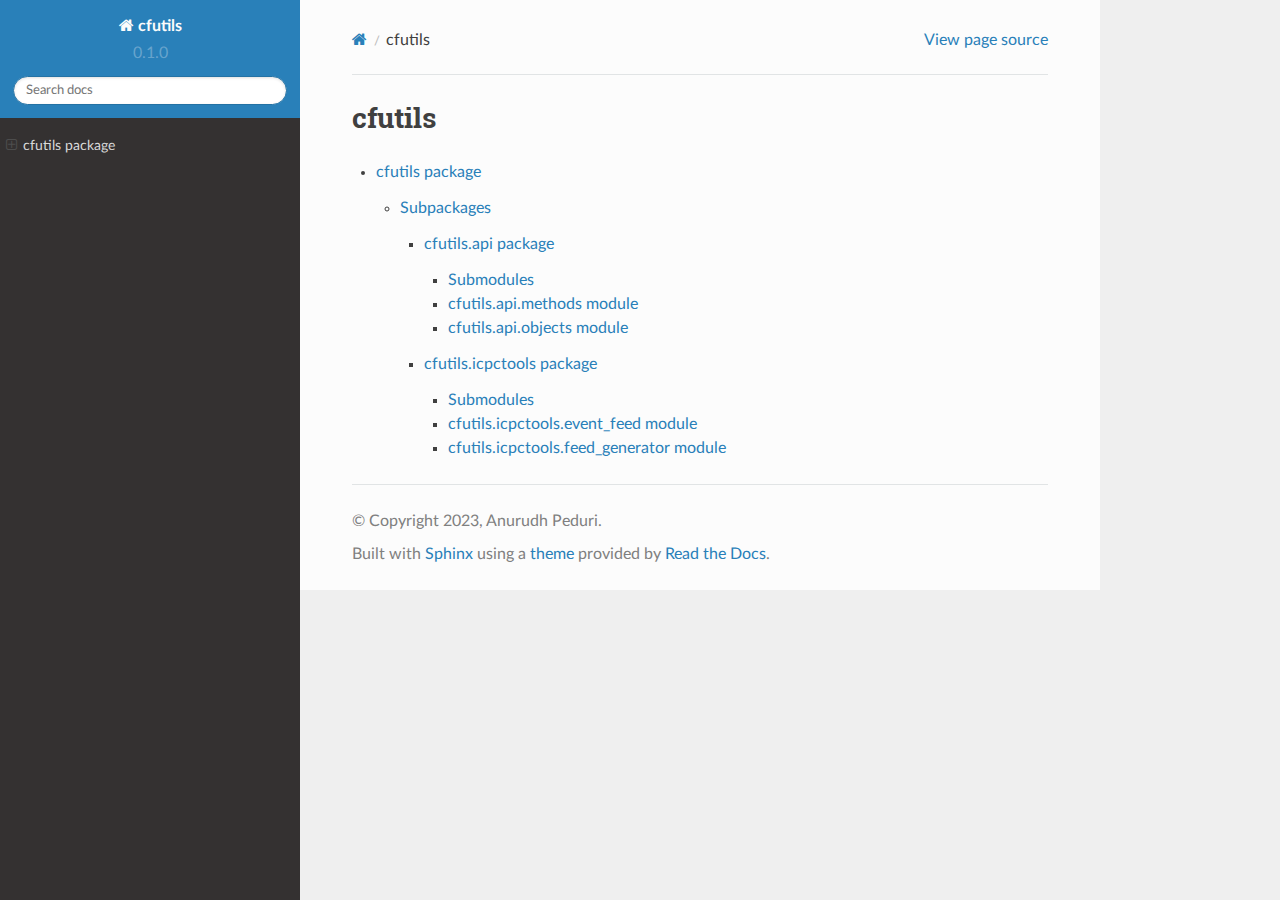
<file: modules.html>
<!DOCTYPE html>
<html class="writer-html5" lang="en" >
<head>
  <meta charset="utf-8" /><meta name="generator" content="Docutils 0.18.1: http://docutils.sourceforge.net/" />

  <meta name="viewport" content="width=device-width, initial-scale=1.0" />
  <title>cfutils &mdash; cfutils  documentation</title>
      <link rel="stylesheet" href="_static/pygments.css" type="text/css" />
      <link rel="stylesheet" href="_static/css/theme.css" type="text/css" />
  <!--[if lt IE 9]>
    <script src="_static/js/html5shiv.min.js"></script>
  <![endif]-->
  
        <script src="_static/jquery.js?v=5d32c60e"></script>
        <script src="_static/_sphinx_javascript_frameworks_compat.js?v=2cd50e6c"></script>
        <script src="_static/documentation_options.js?v=5929fcd5"></script>
        <script src="_static/doctools.js?v=888ff710"></script>
        <script src="_static/sphinx_highlight.js?v=dc90522c"></script>
    <script src="_static/js/theme.js"></script>
    <link rel="index" title="Index" href="genindex.html" />
    <link rel="search" title="Search" href="search.html" /> 
</head>

<body class="wy-body-for-nav"> 
  <div class="wy-grid-for-nav">
    <nav data-toggle="wy-nav-shift" class="wy-nav-side">
      <div class="wy-side-scroll">
        <div class="wy-side-nav-search" >

          
          
          <a href="index.html" class="icon icon-home">
            cfutils
          </a>
              <div class="version">
                0.1.0
              </div>
<div role="search">
  <form id="rtd-search-form" class="wy-form" action="search.html" method="get">
    <input type="text" name="q" placeholder="Search docs" aria-label="Search docs" />
    <input type="hidden" name="check_keywords" value="yes" />
    <input type="hidden" name="area" value="default" />
  </form>
</div>
        </div><div class="wy-menu wy-menu-vertical" data-spy="affix" role="navigation" aria-label="Navigation menu">
              <ul>
<li class="toctree-l1"><a class="reference internal" href="cfutils.html">cfutils package</a><ul>
<li class="toctree-l2"><a class="reference internal" href="cfutils.html#subpackages">Subpackages</a><ul>
<li class="toctree-l3"><a class="reference internal" href="cfutils.api.html">cfutils.api package</a><ul>
<li class="toctree-l4"><a class="reference internal" href="cfutils.api.html#submodules">Submodules</a></li>
<li class="toctree-l4"><a class="reference internal" href="cfutils.api.html#module-cfutils.api.methods">cfutils.api.methods module</a><ul>
<li class="toctree-l5"><a class="reference internal" href="cfutils.api.html#cfutils.api.methods.APIMethod"><code class="docutils literal notranslate"><span class="pre">APIMethod</span></code></a><ul>
<li class="toctree-l6"><a class="reference internal" href="cfutils.api.html#cfutils.api.methods.APIMethod.auth_required"><code class="docutils literal notranslate"><span class="pre">APIMethod.auth_required()</span></code></a></li>
<li class="toctree-l6"><a class="reference internal" href="cfutils.api.html#cfutils.api.methods.APIMethod.buildAPICallURL"><code class="docutils literal notranslate"><span class="pre">APIMethod.buildAPICallURL()</span></code></a></li>
<li class="toctree-l6"><a class="reference internal" href="cfutils.api.html#cfutils.api.methods.APIMethod.get"><code class="docutils literal notranslate"><span class="pre">APIMethod.get()</span></code></a></li>
<li class="toctree-l6"><a class="reference internal" href="cfutils.api.html#cfutils.api.methods.APIMethod.name"><code class="docutils literal notranslate"><span class="pre">APIMethod.name()</span></code></a></li>
<li class="toctree-l6"><a class="reference internal" href="cfutils.api.html#cfutils.api.methods.APIMethod.resultType"><code class="docutils literal notranslate"><span class="pre">APIMethod.resultType()</span></code></a></li>
</ul>
</li>
<li class="toctree-l5"><a class="reference internal" href="cfutils.api.html#cfutils.api.methods.BlogEntry_Comments"><code class="docutils literal notranslate"><span class="pre">BlogEntry_Comments</span></code></a><ul>
<li class="toctree-l6"><a class="reference internal" href="cfutils.api.html#cfutils.api.methods.BlogEntry_Comments.blogEntryId"><code class="docutils literal notranslate"><span class="pre">BlogEntry_Comments.blogEntryId</span></code></a></li>
<li class="toctree-l6"><a class="reference internal" href="cfutils.api.html#cfutils.api.methods.BlogEntry_Comments.name"><code class="docutils literal notranslate"><span class="pre">BlogEntry_Comments.name()</span></code></a></li>
<li class="toctree-l6"><a class="reference internal" href="cfutils.api.html#cfutils.api.methods.BlogEntry_Comments.resultType"><code class="docutils literal notranslate"><span class="pre">BlogEntry_Comments.resultType()</span></code></a></li>
</ul>
</li>
<li class="toctree-l5"><a class="reference internal" href="cfutils.api.html#cfutils.api.methods.BlogEntry_View"><code class="docutils literal notranslate"><span class="pre">BlogEntry_View</span></code></a><ul>
<li class="toctree-l6"><a class="reference internal" href="cfutils.api.html#cfutils.api.methods.BlogEntry_View.blogEntryId"><code class="docutils literal notranslate"><span class="pre">BlogEntry_View.blogEntryId</span></code></a></li>
<li class="toctree-l6"><a class="reference internal" href="cfutils.api.html#cfutils.api.methods.BlogEntry_View.name"><code class="docutils literal notranslate"><span class="pre">BlogEntry_View.name()</span></code></a></li>
<li class="toctree-l6"><a class="reference internal" href="cfutils.api.html#cfutils.api.methods.BlogEntry_View.resultType"><code class="docutils literal notranslate"><span class="pre">BlogEntry_View.resultType()</span></code></a></li>
</ul>
</li>
<li class="toctree-l5"><a class="reference internal" href="cfutils.api.html#cfutils.api.methods.CFAPIError"><code class="docutils literal notranslate"><span class="pre">CFAPIError</span></code></a></li>
<li class="toctree-l5"><a class="reference internal" href="cfutils.api.html#cfutils.api.methods.Contest_Hacks"><code class="docutils literal notranslate"><span class="pre">Contest_Hacks</span></code></a><ul>
<li class="toctree-l6"><a class="reference internal" href="cfutils.api.html#cfutils.api.methods.Contest_Hacks.asManager"><code class="docutils literal notranslate"><span class="pre">Contest_Hacks.asManager</span></code></a></li>
<li class="toctree-l6"><a class="reference internal" href="cfutils.api.html#cfutils.api.methods.Contest_Hacks.auth_required"><code class="docutils literal notranslate"><span class="pre">Contest_Hacks.auth_required()</span></code></a></li>
<li class="toctree-l6"><a class="reference internal" href="cfutils.api.html#cfutils.api.methods.Contest_Hacks.contestId"><code class="docutils literal notranslate"><span class="pre">Contest_Hacks.contestId</span></code></a></li>
<li class="toctree-l6"><a class="reference internal" href="cfutils.api.html#cfutils.api.methods.Contest_Hacks.name"><code class="docutils literal notranslate"><span class="pre">Contest_Hacks.name()</span></code></a></li>
<li class="toctree-l6"><a class="reference internal" href="cfutils.api.html#cfutils.api.methods.Contest_Hacks.resultType"><code class="docutils literal notranslate"><span class="pre">Contest_Hacks.resultType()</span></code></a></li>
</ul>
</li>
<li class="toctree-l5"><a class="reference internal" href="cfutils.api.html#cfutils.api.methods.Contest_List"><code class="docutils literal notranslate"><span class="pre">Contest_List</span></code></a><ul>
<li class="toctree-l6"><a class="reference internal" href="cfutils.api.html#cfutils.api.methods.Contest_List.gym"><code class="docutils literal notranslate"><span class="pre">Contest_List.gym</span></code></a></li>
<li class="toctree-l6"><a class="reference internal" href="cfutils.api.html#cfutils.api.methods.Contest_List.name"><code class="docutils literal notranslate"><span class="pre">Contest_List.name()</span></code></a></li>
<li class="toctree-l6"><a class="reference internal" href="cfutils.api.html#cfutils.api.methods.Contest_List.resultType"><code class="docutils literal notranslate"><span class="pre">Contest_List.resultType()</span></code></a></li>
</ul>
</li>
<li class="toctree-l5"><a class="reference internal" href="cfutils.api.html#cfutils.api.methods.Contest_RatingChanges"><code class="docutils literal notranslate"><span class="pre">Contest_RatingChanges</span></code></a><ul>
<li class="toctree-l6"><a class="reference internal" href="cfutils.api.html#cfutils.api.methods.Contest_RatingChanges.contestId"><code class="docutils literal notranslate"><span class="pre">Contest_RatingChanges.contestId</span></code></a></li>
<li class="toctree-l6"><a class="reference internal" href="cfutils.api.html#cfutils.api.methods.Contest_RatingChanges.name"><code class="docutils literal notranslate"><span class="pre">Contest_RatingChanges.name()</span></code></a></li>
<li class="toctree-l6"><a class="reference internal" href="cfutils.api.html#cfutils.api.methods.Contest_RatingChanges.resultType"><code class="docutils literal notranslate"><span class="pre">Contest_RatingChanges.resultType()</span></code></a></li>
</ul>
</li>
<li class="toctree-l5"><a class="reference internal" href="cfutils.api.html#cfutils.api.methods.Contest_Standings"><code class="docutils literal notranslate"><span class="pre">Contest_Standings</span></code></a><ul>
<li class="toctree-l6"><a class="reference internal" href="cfutils.api.html#cfutils.api.methods.Contest_Standings.From"><code class="docutils literal notranslate"><span class="pre">Contest_Standings.From</span></code></a></li>
<li class="toctree-l6"><a class="reference internal" href="cfutils.api.html#cfutils.api.methods.Contest_Standings.Result"><code class="docutils literal notranslate"><span class="pre">Contest_Standings.Result</span></code></a><ul>
<li class="toctree-l7"><a class="reference internal" href="cfutils.api.html#cfutils.api.methods.Contest_Standings.Result.contest"><code class="docutils literal notranslate"><span class="pre">Contest_Standings.Result.contest</span></code></a></li>
<li class="toctree-l7"><a class="reference internal" href="cfutils.api.html#cfutils.api.methods.Contest_Standings.Result.problems"><code class="docutils literal notranslate"><span class="pre">Contest_Standings.Result.problems</span></code></a></li>
<li class="toctree-l7"><a class="reference internal" href="cfutils.api.html#cfutils.api.methods.Contest_Standings.Result.rows"><code class="docutils literal notranslate"><span class="pre">Contest_Standings.Result.rows</span></code></a></li>
</ul>
</li>
<li class="toctree-l6"><a class="reference internal" href="cfutils.api.html#cfutils.api.methods.Contest_Standings.asManager"><code class="docutils literal notranslate"><span class="pre">Contest_Standings.asManager</span></code></a></li>
<li class="toctree-l6"><a class="reference internal" href="cfutils.api.html#cfutils.api.methods.Contest_Standings.contestId"><code class="docutils literal notranslate"><span class="pre">Contest_Standings.contestId</span></code></a></li>
<li class="toctree-l6"><a class="reference internal" href="cfutils.api.html#cfutils.api.methods.Contest_Standings.count"><code class="docutils literal notranslate"><span class="pre">Contest_Standings.count</span></code></a></li>
<li class="toctree-l6"><a class="reference internal" href="cfutils.api.html#cfutils.api.methods.Contest_Standings.name"><code class="docutils literal notranslate"><span class="pre">Contest_Standings.name()</span></code></a></li>
<li class="toctree-l6"><a class="reference internal" href="cfutils.api.html#cfutils.api.methods.Contest_Standings.resultType"><code class="docutils literal notranslate"><span class="pre">Contest_Standings.resultType()</span></code></a></li>
<li class="toctree-l6"><a class="reference internal" href="cfutils.api.html#cfutils.api.methods.Contest_Standings.room"><code class="docutils literal notranslate"><span class="pre">Contest_Standings.room</span></code></a></li>
<li class="toctree-l6"><a class="reference internal" href="cfutils.api.html#cfutils.api.methods.Contest_Standings.showUnofficial"><code class="docutils literal notranslate"><span class="pre">Contest_Standings.showUnofficial</span></code></a></li>
</ul>
</li>
<li class="toctree-l5"><a class="reference internal" href="cfutils.api.html#cfutils.api.methods.Contest_Status"><code class="docutils literal notranslate"><span class="pre">Contest_Status</span></code></a><ul>
<li class="toctree-l6"><a class="reference internal" href="cfutils.api.html#cfutils.api.methods.Contest_Status.From"><code class="docutils literal notranslate"><span class="pre">Contest_Status.From</span></code></a></li>
<li class="toctree-l6"><a class="reference internal" href="cfutils.api.html#cfutils.api.methods.Contest_Status.asManager"><code class="docutils literal notranslate"><span class="pre">Contest_Status.asManager</span></code></a></li>
<li class="toctree-l6"><a class="reference internal" href="cfutils.api.html#cfutils.api.methods.Contest_Status.auth_required"><code class="docutils literal notranslate"><span class="pre">Contest_Status.auth_required()</span></code></a></li>
<li class="toctree-l6"><a class="reference internal" href="cfutils.api.html#cfutils.api.methods.Contest_Status.contestId"><code class="docutils literal notranslate"><span class="pre">Contest_Status.contestId</span></code></a></li>
<li class="toctree-l6"><a class="reference internal" href="cfutils.api.html#cfutils.api.methods.Contest_Status.count"><code class="docutils literal notranslate"><span class="pre">Contest_Status.count</span></code></a></li>
<li class="toctree-l6"><a class="reference internal" href="cfutils.api.html#cfutils.api.methods.Contest_Status.handle"><code class="docutils literal notranslate"><span class="pre">Contest_Status.handle</span></code></a></li>
<li class="toctree-l6"><a class="reference internal" href="cfutils.api.html#cfutils.api.methods.Contest_Status.name"><code class="docutils literal notranslate"><span class="pre">Contest_Status.name()</span></code></a></li>
<li class="toctree-l6"><a class="reference internal" href="cfutils.api.html#cfutils.api.methods.Contest_Status.resultType"><code class="docutils literal notranslate"><span class="pre">Contest_Status.resultType()</span></code></a></li>
</ul>
</li>
<li class="toctree-l5"><a class="reference internal" href="cfutils.api.html#cfutils.api.methods.Problemset_Problems"><code class="docutils literal notranslate"><span class="pre">Problemset_Problems</span></code></a><ul>
<li class="toctree-l6"><a class="reference internal" href="cfutils.api.html#cfutils.api.methods.Problemset_Problems.Result"><code class="docutils literal notranslate"><span class="pre">Problemset_Problems.Result</span></code></a><ul>
<li class="toctree-l7"><a class="reference internal" href="cfutils.api.html#cfutils.api.methods.Problemset_Problems.Result.problemStatistics"><code class="docutils literal notranslate"><span class="pre">Problemset_Problems.Result.problemStatistics</span></code></a></li>
<li class="toctree-l7"><a class="reference internal" href="cfutils.api.html#cfutils.api.methods.Problemset_Problems.Result.problems"><code class="docutils literal notranslate"><span class="pre">Problemset_Problems.Result.problems</span></code></a></li>
</ul>
</li>
<li class="toctree-l6"><a class="reference internal" href="cfutils.api.html#cfutils.api.methods.Problemset_Problems.name"><code class="docutils literal notranslate"><span class="pre">Problemset_Problems.name()</span></code></a></li>
<li class="toctree-l6"><a class="reference internal" href="cfutils.api.html#cfutils.api.methods.Problemset_Problems.problemsetName"><code class="docutils literal notranslate"><span class="pre">Problemset_Problems.problemsetName</span></code></a></li>
<li class="toctree-l6"><a class="reference internal" href="cfutils.api.html#cfutils.api.methods.Problemset_Problems.resultType"><code class="docutils literal notranslate"><span class="pre">Problemset_Problems.resultType()</span></code></a></li>
<li class="toctree-l6"><a class="reference internal" href="cfutils.api.html#cfutils.api.methods.Problemset_Problems.tags"><code class="docutils literal notranslate"><span class="pre">Problemset_Problems.tags</span></code></a></li>
</ul>
</li>
<li class="toctree-l5"><a class="reference internal" href="cfutils.api.html#cfutils.api.methods.Problemset_RecentStatus"><code class="docutils literal notranslate"><span class="pre">Problemset_RecentStatus</span></code></a><ul>
<li class="toctree-l6"><a class="reference internal" href="cfutils.api.html#cfutils.api.methods.Problemset_RecentStatus.count"><code class="docutils literal notranslate"><span class="pre">Problemset_RecentStatus.count</span></code></a></li>
<li class="toctree-l6"><a class="reference internal" href="cfutils.api.html#cfutils.api.methods.Problemset_RecentStatus.name"><code class="docutils literal notranslate"><span class="pre">Problemset_RecentStatus.name()</span></code></a></li>
<li class="toctree-l6"><a class="reference internal" href="cfutils.api.html#cfutils.api.methods.Problemset_RecentStatus.problemsetName"><code class="docutils literal notranslate"><span class="pre">Problemset_RecentStatus.problemsetName</span></code></a></li>
<li class="toctree-l6"><a class="reference internal" href="cfutils.api.html#cfutils.api.methods.Problemset_RecentStatus.resultType"><code class="docutils literal notranslate"><span class="pre">Problemset_RecentStatus.resultType()</span></code></a></li>
</ul>
</li>
<li class="toctree-l5"><a class="reference internal" href="cfutils.api.html#cfutils.api.methods.RecentActions"><code class="docutils literal notranslate"><span class="pre">RecentActions</span></code></a><ul>
<li class="toctree-l6"><a class="reference internal" href="cfutils.api.html#cfutils.api.methods.RecentActions.maxCount"><code class="docutils literal notranslate"><span class="pre">RecentActions.maxCount</span></code></a></li>
<li class="toctree-l6"><a class="reference internal" href="cfutils.api.html#cfutils.api.methods.RecentActions.name"><code class="docutils literal notranslate"><span class="pre">RecentActions.name()</span></code></a></li>
<li class="toctree-l6"><a class="reference internal" href="cfutils.api.html#cfutils.api.methods.RecentActions.resultType"><code class="docutils literal notranslate"><span class="pre">RecentActions.resultType()</span></code></a></li>
</ul>
</li>
<li class="toctree-l5"><a class="reference internal" href="cfutils.api.html#cfutils.api.methods.User_BlogEntries"><code class="docutils literal notranslate"><span class="pre">User_BlogEntries</span></code></a><ul>
<li class="toctree-l6"><a class="reference internal" href="cfutils.api.html#cfutils.api.methods.User_BlogEntries.handle"><code class="docutils literal notranslate"><span class="pre">User_BlogEntries.handle</span></code></a></li>
<li class="toctree-l6"><a class="reference internal" href="cfutils.api.html#cfutils.api.methods.User_BlogEntries.name"><code class="docutils literal notranslate"><span class="pre">User_BlogEntries.name()</span></code></a></li>
<li class="toctree-l6"><a class="reference internal" href="cfutils.api.html#cfutils.api.methods.User_BlogEntries.resultType"><code class="docutils literal notranslate"><span class="pre">User_BlogEntries.resultType()</span></code></a></li>
</ul>
</li>
<li class="toctree-l5"><a class="reference internal" href="cfutils.api.html#cfutils.api.methods.User_Friends"><code class="docutils literal notranslate"><span class="pre">User_Friends</span></code></a><ul>
<li class="toctree-l6"><a class="reference internal" href="cfutils.api.html#cfutils.api.methods.User_Friends.auth_required"><code class="docutils literal notranslate"><span class="pre">User_Friends.auth_required()</span></code></a></li>
<li class="toctree-l6"><a class="reference internal" href="cfutils.api.html#cfutils.api.methods.User_Friends.name"><code class="docutils literal notranslate"><span class="pre">User_Friends.name()</span></code></a></li>
<li class="toctree-l6"><a class="reference internal" href="cfutils.api.html#cfutils.api.methods.User_Friends.onlyOnline"><code class="docutils literal notranslate"><span class="pre">User_Friends.onlyOnline</span></code></a></li>
<li class="toctree-l6"><a class="reference internal" href="cfutils.api.html#cfutils.api.methods.User_Friends.resultType"><code class="docutils literal notranslate"><span class="pre">User_Friends.resultType()</span></code></a></li>
</ul>
</li>
<li class="toctree-l5"><a class="reference internal" href="cfutils.api.html#cfutils.api.methods.User_Info"><code class="docutils literal notranslate"><span class="pre">User_Info</span></code></a><ul>
<li class="toctree-l6"><a class="reference internal" href="cfutils.api.html#cfutils.api.methods.User_Info.handles"><code class="docutils literal notranslate"><span class="pre">User_Info.handles</span></code></a></li>
<li class="toctree-l6"><a class="reference internal" href="cfutils.api.html#cfutils.api.methods.User_Info.name"><code class="docutils literal notranslate"><span class="pre">User_Info.name()</span></code></a></li>
<li class="toctree-l6"><a class="reference internal" href="cfutils.api.html#cfutils.api.methods.User_Info.resultType"><code class="docutils literal notranslate"><span class="pre">User_Info.resultType()</span></code></a></li>
</ul>
</li>
<li class="toctree-l5"><a class="reference internal" href="cfutils.api.html#cfutils.api.methods.User_RatedList"><code class="docutils literal notranslate"><span class="pre">User_RatedList</span></code></a><ul>
<li class="toctree-l6"><a class="reference internal" href="cfutils.api.html#cfutils.api.methods.User_RatedList.activeOnly"><code class="docutils literal notranslate"><span class="pre">User_RatedList.activeOnly</span></code></a></li>
<li class="toctree-l6"><a class="reference internal" href="cfutils.api.html#cfutils.api.methods.User_RatedList.includeRetired"><code class="docutils literal notranslate"><span class="pre">User_RatedList.includeRetired</span></code></a></li>
<li class="toctree-l6"><a class="reference internal" href="cfutils.api.html#cfutils.api.methods.User_RatedList.name"><code class="docutils literal notranslate"><span class="pre">User_RatedList.name()</span></code></a></li>
<li class="toctree-l6"><a class="reference internal" href="cfutils.api.html#cfutils.api.methods.User_RatedList.resultType"><code class="docutils literal notranslate"><span class="pre">User_RatedList.resultType()</span></code></a></li>
</ul>
</li>
<li class="toctree-l5"><a class="reference internal" href="cfutils.api.html#cfutils.api.methods.User_Rating"><code class="docutils literal notranslate"><span class="pre">User_Rating</span></code></a><ul>
<li class="toctree-l6"><a class="reference internal" href="cfutils.api.html#cfutils.api.methods.User_Rating.handle"><code class="docutils literal notranslate"><span class="pre">User_Rating.handle</span></code></a></li>
<li class="toctree-l6"><a class="reference internal" href="cfutils.api.html#cfutils.api.methods.User_Rating.name"><code class="docutils literal notranslate"><span class="pre">User_Rating.name()</span></code></a></li>
<li class="toctree-l6"><a class="reference internal" href="cfutils.api.html#cfutils.api.methods.User_Rating.resultType"><code class="docutils literal notranslate"><span class="pre">User_Rating.resultType()</span></code></a></li>
</ul>
</li>
<li class="toctree-l5"><a class="reference internal" href="cfutils.api.html#cfutils.api.methods.User_Status"><code class="docutils literal notranslate"><span class="pre">User_Status</span></code></a><ul>
<li class="toctree-l6"><a class="reference internal" href="cfutils.api.html#cfutils.api.methods.User_Status.From"><code class="docutils literal notranslate"><span class="pre">User_Status.From</span></code></a></li>
<li class="toctree-l6"><a class="reference internal" href="cfutils.api.html#cfutils.api.methods.User_Status.count"><code class="docutils literal notranslate"><span class="pre">User_Status.count</span></code></a></li>
<li class="toctree-l6"><a class="reference internal" href="cfutils.api.html#cfutils.api.methods.User_Status.handle"><code class="docutils literal notranslate"><span class="pre">User_Status.handle</span></code></a></li>
<li class="toctree-l6"><a class="reference internal" href="cfutils.api.html#cfutils.api.methods.User_Status.name"><code class="docutils literal notranslate"><span class="pre">User_Status.name()</span></code></a></li>
<li class="toctree-l6"><a class="reference internal" href="cfutils.api.html#cfutils.api.methods.User_Status.resultType"><code class="docutils literal notranslate"><span class="pre">User_Status.resultType()</span></code></a></li>
</ul>
</li>
</ul>
</li>
<li class="toctree-l4"><a class="reference internal" href="cfutils.api.html#module-cfutils.api.objects">cfutils.api.objects module</a><ul>
<li class="toctree-l5"><a class="reference internal" href="cfutils.api.html#cfutils.api.objects.BlogEntry"><code class="docutils literal notranslate"><span class="pre">BlogEntry</span></code></a><ul>
<li class="toctree-l6"><a class="reference internal" href="cfutils.api.html#cfutils.api.objects.BlogEntry.allowViewHistory"><code class="docutils literal notranslate"><span class="pre">BlogEntry.allowViewHistory</span></code></a></li>
<li class="toctree-l6"><a class="reference internal" href="cfutils.api.html#cfutils.api.objects.BlogEntry.authorHandle"><code class="docutils literal notranslate"><span class="pre">BlogEntry.authorHandle</span></code></a></li>
<li class="toctree-l6"><a class="reference internal" href="cfutils.api.html#cfutils.api.objects.BlogEntry.content"><code class="docutils literal notranslate"><span class="pre">BlogEntry.content</span></code></a></li>
<li class="toctree-l6"><a class="reference internal" href="cfutils.api.html#cfutils.api.objects.BlogEntry.creationTimeSeconds"><code class="docutils literal notranslate"><span class="pre">BlogEntry.creationTimeSeconds</span></code></a></li>
<li class="toctree-l6"><a class="reference internal" href="cfutils.api.html#cfutils.api.objects.BlogEntry.id"><code class="docutils literal notranslate"><span class="pre">BlogEntry.id</span></code></a></li>
<li class="toctree-l6"><a class="reference internal" href="cfutils.api.html#cfutils.api.objects.BlogEntry.locale"><code class="docutils literal notranslate"><span class="pre">BlogEntry.locale</span></code></a></li>
<li class="toctree-l6"><a class="reference internal" href="cfutils.api.html#cfutils.api.objects.BlogEntry.modificationTimeSeconds"><code class="docutils literal notranslate"><span class="pre">BlogEntry.modificationTimeSeconds</span></code></a></li>
<li class="toctree-l6"><a class="reference internal" href="cfutils.api.html#cfutils.api.objects.BlogEntry.originalLocale"><code class="docutils literal notranslate"><span class="pre">BlogEntry.originalLocale</span></code></a></li>
<li class="toctree-l6"><a class="reference internal" href="cfutils.api.html#cfutils.api.objects.BlogEntry.rating"><code class="docutils literal notranslate"><span class="pre">BlogEntry.rating</span></code></a></li>
<li class="toctree-l6"><a class="reference internal" href="cfutils.api.html#cfutils.api.objects.BlogEntry.tags"><code class="docutils literal notranslate"><span class="pre">BlogEntry.tags</span></code></a></li>
<li class="toctree-l6"><a class="reference internal" href="cfutils.api.html#cfutils.api.objects.BlogEntry.title"><code class="docutils literal notranslate"><span class="pre">BlogEntry.title</span></code></a></li>
</ul>
</li>
<li class="toctree-l5"><a class="reference internal" href="cfutils.api.html#cfutils.api.objects.Comment"><code class="docutils literal notranslate"><span class="pre">Comment</span></code></a><ul>
<li class="toctree-l6"><a class="reference internal" href="cfutils.api.html#cfutils.api.objects.Comment.commentatorHandle"><code class="docutils literal notranslate"><span class="pre">Comment.commentatorHandle</span></code></a></li>
<li class="toctree-l6"><a class="reference internal" href="cfutils.api.html#cfutils.api.objects.Comment.creationTimeSeconds"><code class="docutils literal notranslate"><span class="pre">Comment.creationTimeSeconds</span></code></a></li>
<li class="toctree-l6"><a class="reference internal" href="cfutils.api.html#cfutils.api.objects.Comment.id"><code class="docutils literal notranslate"><span class="pre">Comment.id</span></code></a></li>
<li class="toctree-l6"><a class="reference internal" href="cfutils.api.html#cfutils.api.objects.Comment.locale"><code class="docutils literal notranslate"><span class="pre">Comment.locale</span></code></a></li>
<li class="toctree-l6"><a class="reference internal" href="cfutils.api.html#cfutils.api.objects.Comment.parentCommentId"><code class="docutils literal notranslate"><span class="pre">Comment.parentCommentId</span></code></a></li>
<li class="toctree-l6"><a class="reference internal" href="cfutils.api.html#cfutils.api.objects.Comment.rating"><code class="docutils literal notranslate"><span class="pre">Comment.rating</span></code></a></li>
<li class="toctree-l6"><a class="reference internal" href="cfutils.api.html#cfutils.api.objects.Comment.text"><code class="docutils literal notranslate"><span class="pre">Comment.text</span></code></a></li>
</ul>
</li>
<li class="toctree-l5"><a class="reference internal" href="cfutils.api.html#cfutils.api.objects.Contest"><code class="docutils literal notranslate"><span class="pre">Contest</span></code></a><ul>
<li class="toctree-l6"><a class="reference internal" href="cfutils.api.html#cfutils.api.objects.Contest.city"><code class="docutils literal notranslate"><span class="pre">Contest.city</span></code></a></li>
<li class="toctree-l6"><a class="reference internal" href="cfutils.api.html#cfutils.api.objects.Contest.country"><code class="docutils literal notranslate"><span class="pre">Contest.country</span></code></a></li>
<li class="toctree-l6"><a class="reference internal" href="cfutils.api.html#cfutils.api.objects.Contest.description"><code class="docutils literal notranslate"><span class="pre">Contest.description</span></code></a></li>
<li class="toctree-l6"><a class="reference internal" href="cfutils.api.html#cfutils.api.objects.Contest.difficulty"><code class="docutils literal notranslate"><span class="pre">Contest.difficulty</span></code></a></li>
<li class="toctree-l6"><a class="reference internal" href="cfutils.api.html#cfutils.api.objects.Contest.durationSeconds"><code class="docutils literal notranslate"><span class="pre">Contest.durationSeconds</span></code></a></li>
<li class="toctree-l6"><a class="reference internal" href="cfutils.api.html#cfutils.api.objects.Contest.frozen"><code class="docutils literal notranslate"><span class="pre">Contest.frozen</span></code></a></li>
<li class="toctree-l6"><a class="reference internal" href="cfutils.api.html#cfutils.api.objects.Contest.icpcRegion"><code class="docutils literal notranslate"><span class="pre">Contest.icpcRegion</span></code></a></li>
<li class="toctree-l6"><a class="reference internal" href="cfutils.api.html#cfutils.api.objects.Contest.id"><code class="docutils literal notranslate"><span class="pre">Contest.id</span></code></a></li>
<li class="toctree-l6"><a class="reference internal" href="cfutils.api.html#cfutils.api.objects.Contest.kind"><code class="docutils literal notranslate"><span class="pre">Contest.kind</span></code></a></li>
<li class="toctree-l6"><a class="reference internal" href="cfutils.api.html#cfutils.api.objects.Contest.name"><code class="docutils literal notranslate"><span class="pre">Contest.name</span></code></a></li>
<li class="toctree-l6"><a class="reference internal" href="cfutils.api.html#cfutils.api.objects.Contest.phase"><code class="docutils literal notranslate"><span class="pre">Contest.phase</span></code></a></li>
<li class="toctree-l6"><a class="reference internal" href="cfutils.api.html#cfutils.api.objects.Contest.preparedBy"><code class="docutils literal notranslate"><span class="pre">Contest.preparedBy</span></code></a></li>
<li class="toctree-l6"><a class="reference internal" href="cfutils.api.html#cfutils.api.objects.Contest.relativeTimeSeconds"><code class="docutils literal notranslate"><span class="pre">Contest.relativeTimeSeconds</span></code></a></li>
<li class="toctree-l6"><a class="reference internal" href="cfutils.api.html#cfutils.api.objects.Contest.season"><code class="docutils literal notranslate"><span class="pre">Contest.season</span></code></a></li>
<li class="toctree-l6"><a class="reference internal" href="cfutils.api.html#cfutils.api.objects.Contest.startTimeSeconds"><code class="docutils literal notranslate"><span class="pre">Contest.startTimeSeconds</span></code></a></li>
<li class="toctree-l6"><a class="reference internal" href="cfutils.api.html#cfutils.api.objects.Contest.type"><code class="docutils literal notranslate"><span class="pre">Contest.type</span></code></a></li>
<li class="toctree-l6"><a class="reference internal" href="cfutils.api.html#cfutils.api.objects.Contest.websiteUrl"><code class="docutils literal notranslate"><span class="pre">Contest.websiteUrl</span></code></a></li>
</ul>
</li>
<li class="toctree-l5"><a class="reference internal" href="cfutils.api.html#cfutils.api.objects.ContestPhase"><code class="docutils literal notranslate"><span class="pre">ContestPhase</span></code></a><ul>
<li class="toctree-l6"><a class="reference internal" href="cfutils.api.html#cfutils.api.objects.ContestPhase.BEFORE"><code class="docutils literal notranslate"><span class="pre">ContestPhase.BEFORE</span></code></a></li>
<li class="toctree-l6"><a class="reference internal" href="cfutils.api.html#cfutils.api.objects.ContestPhase.CODING"><code class="docutils literal notranslate"><span class="pre">ContestPhase.CODING</span></code></a></li>
<li class="toctree-l6"><a class="reference internal" href="cfutils.api.html#cfutils.api.objects.ContestPhase.FINISHED"><code class="docutils literal notranslate"><span class="pre">ContestPhase.FINISHED</span></code></a></li>
<li class="toctree-l6"><a class="reference internal" href="cfutils.api.html#cfutils.api.objects.ContestPhase.PENDING_SYSTEM_TEST"><code class="docutils literal notranslate"><span class="pre">ContestPhase.PENDING_SYSTEM_TEST</span></code></a></li>
<li class="toctree-l6"><a class="reference internal" href="cfutils.api.html#cfutils.api.objects.ContestPhase.SYSTEM_TEST"><code class="docutils literal notranslate"><span class="pre">ContestPhase.SYSTEM_TEST</span></code></a></li>
</ul>
</li>
<li class="toctree-l5"><a class="reference internal" href="cfutils.api.html#cfutils.api.objects.ContestType"><code class="docutils literal notranslate"><span class="pre">ContestType</span></code></a><ul>
<li class="toctree-l6"><a class="reference internal" href="cfutils.api.html#cfutils.api.objects.ContestType.CF"><code class="docutils literal notranslate"><span class="pre">ContestType.CF</span></code></a></li>
<li class="toctree-l6"><a class="reference internal" href="cfutils.api.html#cfutils.api.objects.ContestType.ICPC"><code class="docutils literal notranslate"><span class="pre">ContestType.ICPC</span></code></a></li>
<li class="toctree-l6"><a class="reference internal" href="cfutils.api.html#cfutils.api.objects.ContestType.IOI"><code class="docutils literal notranslate"><span class="pre">ContestType.IOI</span></code></a></li>
</ul>
</li>
<li class="toctree-l5"><a class="reference internal" href="cfutils.api.html#cfutils.api.objects.Hack"><code class="docutils literal notranslate"><span class="pre">Hack</span></code></a><ul>
<li class="toctree-l6"><a class="reference internal" href="cfutils.api.html#cfutils.api.objects.Hack.creationTimeSeconds"><code class="docutils literal notranslate"><span class="pre">Hack.creationTimeSeconds</span></code></a></li>
<li class="toctree-l6"><a class="reference internal" href="cfutils.api.html#cfutils.api.objects.Hack.defender"><code class="docutils literal notranslate"><span class="pre">Hack.defender</span></code></a></li>
<li class="toctree-l6"><a class="reference internal" href="cfutils.api.html#cfutils.api.objects.Hack.hacker"><code class="docutils literal notranslate"><span class="pre">Hack.hacker</span></code></a></li>
<li class="toctree-l6"><a class="reference internal" href="cfutils.api.html#cfutils.api.objects.Hack.id"><code class="docutils literal notranslate"><span class="pre">Hack.id</span></code></a></li>
<li class="toctree-l6"><a class="reference internal" href="cfutils.api.html#cfutils.api.objects.Hack.judgeProtocol"><code class="docutils literal notranslate"><span class="pre">Hack.judgeProtocol</span></code></a></li>
<li class="toctree-l6"><a class="reference internal" href="cfutils.api.html#cfutils.api.objects.Hack.problem"><code class="docutils literal notranslate"><span class="pre">Hack.problem</span></code></a></li>
<li class="toctree-l6"><a class="reference internal" href="cfutils.api.html#cfutils.api.objects.Hack.test"><code class="docutils literal notranslate"><span class="pre">Hack.test</span></code></a></li>
<li class="toctree-l6"><a class="reference internal" href="cfutils.api.html#cfutils.api.objects.Hack.verdict"><code class="docutils literal notranslate"><span class="pre">Hack.verdict</span></code></a></li>
</ul>
</li>
<li class="toctree-l5"><a class="reference internal" href="cfutils.api.html#cfutils.api.objects.HackVerdict"><code class="docutils literal notranslate"><span class="pre">HackVerdict</span></code></a><ul>
<li class="toctree-l6"><a class="reference internal" href="cfutils.api.html#cfutils.api.objects.HackVerdict.GENERATOR_CRASHED"><code class="docutils literal notranslate"><span class="pre">HackVerdict.GENERATOR_CRASHED</span></code></a></li>
<li class="toctree-l6"><a class="reference internal" href="cfutils.api.html#cfutils.api.objects.HackVerdict.GENERATOR_INCOMPILABLE"><code class="docutils literal notranslate"><span class="pre">HackVerdict.GENERATOR_INCOMPILABLE</span></code></a></li>
<li class="toctree-l6"><a class="reference internal" href="cfutils.api.html#cfutils.api.objects.HackVerdict.HACK_SUCCESSFUL"><code class="docutils literal notranslate"><span class="pre">HackVerdict.HACK_SUCCESSFUL</span></code></a></li>
<li class="toctree-l6"><a class="reference internal" href="cfutils.api.html#cfutils.api.objects.HackVerdict.HACK_UNSUCCESSFUL"><code class="docutils literal notranslate"><span class="pre">HackVerdict.HACK_UNSUCCESSFUL</span></code></a></li>
<li class="toctree-l6"><a class="reference internal" href="cfutils.api.html#cfutils.api.objects.HackVerdict.IGNORED"><code class="docutils literal notranslate"><span class="pre">HackVerdict.IGNORED</span></code></a></li>
<li class="toctree-l6"><a class="reference internal" href="cfutils.api.html#cfutils.api.objects.HackVerdict.INVALID_INPUT"><code class="docutils literal notranslate"><span class="pre">HackVerdict.INVALID_INPUT</span></code></a></li>
<li class="toctree-l6"><a class="reference internal" href="cfutils.api.html#cfutils.api.objects.HackVerdict.OTHER"><code class="docutils literal notranslate"><span class="pre">HackVerdict.OTHER</span></code></a></li>
<li class="toctree-l6"><a class="reference internal" href="cfutils.api.html#cfutils.api.objects.HackVerdict.TESTING"><code class="docutils literal notranslate"><span class="pre">HackVerdict.TESTING</span></code></a></li>
</ul>
</li>
<li class="toctree-l5"><a class="reference internal" href="cfutils.api.html#cfutils.api.objects.JudgeProtocol"><code class="docutils literal notranslate"><span class="pre">JudgeProtocol</span></code></a><ul>
<li class="toctree-l6"><a class="reference internal" href="cfutils.api.html#cfutils.api.objects.JudgeProtocol.manual"><code class="docutils literal notranslate"><span class="pre">JudgeProtocol.manual</span></code></a></li>
<li class="toctree-l6"><a class="reference internal" href="cfutils.api.html#cfutils.api.objects.JudgeProtocol.protocol"><code class="docutils literal notranslate"><span class="pre">JudgeProtocol.protocol</span></code></a></li>
<li class="toctree-l6"><a class="reference internal" href="cfutils.api.html#cfutils.api.objects.JudgeProtocol.verdict"><code class="docutils literal notranslate"><span class="pre">JudgeProtocol.verdict</span></code></a></li>
</ul>
</li>
<li class="toctree-l5"><a class="reference internal" href="cfutils.api.html#cfutils.api.objects.Member"><code class="docutils literal notranslate"><span class="pre">Member</span></code></a><ul>
<li class="toctree-l6"><a class="reference internal" href="cfutils.api.html#cfutils.api.objects.Member.handle"><code class="docutils literal notranslate"><span class="pre">Member.handle</span></code></a></li>
<li class="toctree-l6"><a class="reference internal" href="cfutils.api.html#cfutils.api.objects.Member.name"><code class="docutils literal notranslate"><span class="pre">Member.name</span></code></a></li>
</ul>
</li>
<li class="toctree-l5"><a class="reference internal" href="cfutils.api.html#cfutils.api.objects.ParticipantType"><code class="docutils literal notranslate"><span class="pre">ParticipantType</span></code></a><ul>
<li class="toctree-l6"><a class="reference internal" href="cfutils.api.html#cfutils.api.objects.ParticipantType.CONTESTANT"><code class="docutils literal notranslate"><span class="pre">ParticipantType.CONTESTANT</span></code></a></li>
<li class="toctree-l6"><a class="reference internal" href="cfutils.api.html#cfutils.api.objects.ParticipantType.MANAGER"><code class="docutils literal notranslate"><span class="pre">ParticipantType.MANAGER</span></code></a></li>
<li class="toctree-l6"><a class="reference internal" href="cfutils.api.html#cfutils.api.objects.ParticipantType.OUT_OF_COMPETITION"><code class="docutils literal notranslate"><span class="pre">ParticipantType.OUT_OF_COMPETITION</span></code></a></li>
<li class="toctree-l6"><a class="reference internal" href="cfutils.api.html#cfutils.api.objects.ParticipantType.PRACTICE"><code class="docutils literal notranslate"><span class="pre">ParticipantType.PRACTICE</span></code></a></li>
<li class="toctree-l6"><a class="reference internal" href="cfutils.api.html#cfutils.api.objects.ParticipantType.VIRTUAL"><code class="docutils literal notranslate"><span class="pre">ParticipantType.VIRTUAL</span></code></a></li>
</ul>
</li>
<li class="toctree-l5"><a class="reference internal" href="cfutils.api.html#cfutils.api.objects.Party"><code class="docutils literal notranslate"><span class="pre">Party</span></code></a><ul>
<li class="toctree-l6"><a class="reference internal" href="cfutils.api.html#cfutils.api.objects.Party.contestId"><code class="docutils literal notranslate"><span class="pre">Party.contestId</span></code></a></li>
<li class="toctree-l6"><a class="reference internal" href="cfutils.api.html#cfutils.api.objects.Party.ghost"><code class="docutils literal notranslate"><span class="pre">Party.ghost</span></code></a></li>
<li class="toctree-l6"><a class="reference internal" href="cfutils.api.html#cfutils.api.objects.Party.members"><code class="docutils literal notranslate"><span class="pre">Party.members</span></code></a></li>
<li class="toctree-l6"><a class="reference internal" href="cfutils.api.html#cfutils.api.objects.Party.participantType"><code class="docutils literal notranslate"><span class="pre">Party.participantType</span></code></a></li>
<li class="toctree-l6"><a class="reference internal" href="cfutils.api.html#cfutils.api.objects.Party.room"><code class="docutils literal notranslate"><span class="pre">Party.room</span></code></a></li>
<li class="toctree-l6"><a class="reference internal" href="cfutils.api.html#cfutils.api.objects.Party.startTimeSeconds"><code class="docutils literal notranslate"><span class="pre">Party.startTimeSeconds</span></code></a></li>
<li class="toctree-l6"><a class="reference internal" href="cfutils.api.html#cfutils.api.objects.Party.teamId"><code class="docutils literal notranslate"><span class="pre">Party.teamId</span></code></a></li>
<li class="toctree-l6"><a class="reference internal" href="cfutils.api.html#cfutils.api.objects.Party.teamName"><code class="docutils literal notranslate"><span class="pre">Party.teamName</span></code></a></li>
</ul>
</li>
<li class="toctree-l5"><a class="reference internal" href="cfutils.api.html#cfutils.api.objects.Problem"><code class="docutils literal notranslate"><span class="pre">Problem</span></code></a><ul>
<li class="toctree-l6"><a class="reference internal" href="cfutils.api.html#cfutils.api.objects.Problem.contestId"><code class="docutils literal notranslate"><span class="pre">Problem.contestId</span></code></a></li>
<li class="toctree-l6"><a class="reference internal" href="cfutils.api.html#cfutils.api.objects.Problem.index"><code class="docutils literal notranslate"><span class="pre">Problem.index</span></code></a></li>
<li class="toctree-l6"><a class="reference internal" href="cfutils.api.html#cfutils.api.objects.Problem.name"><code class="docutils literal notranslate"><span class="pre">Problem.name</span></code></a></li>
<li class="toctree-l6"><a class="reference internal" href="cfutils.api.html#cfutils.api.objects.Problem.points"><code class="docutils literal notranslate"><span class="pre">Problem.points</span></code></a></li>
<li class="toctree-l6"><a class="reference internal" href="cfutils.api.html#cfutils.api.objects.Problem.problemsetName"><code class="docutils literal notranslate"><span class="pre">Problem.problemsetName</span></code></a></li>
<li class="toctree-l6"><a class="reference internal" href="cfutils.api.html#cfutils.api.objects.Problem.rating"><code class="docutils literal notranslate"><span class="pre">Problem.rating</span></code></a></li>
<li class="toctree-l6"><a class="reference internal" href="cfutils.api.html#cfutils.api.objects.Problem.tags"><code class="docutils literal notranslate"><span class="pre">Problem.tags</span></code></a></li>
<li class="toctree-l6"><a class="reference internal" href="cfutils.api.html#cfutils.api.objects.Problem.type"><code class="docutils literal notranslate"><span class="pre">Problem.type</span></code></a></li>
</ul>
</li>
<li class="toctree-l5"><a class="reference internal" href="cfutils.api.html#cfutils.api.objects.ProblemResult"><code class="docutils literal notranslate"><span class="pre">ProblemResult</span></code></a><ul>
<li class="toctree-l6"><a class="reference internal" href="cfutils.api.html#cfutils.api.objects.ProblemResult.bestSubmissionTimeSeconds"><code class="docutils literal notranslate"><span class="pre">ProblemResult.bestSubmissionTimeSeconds</span></code></a></li>
<li class="toctree-l6"><a class="reference internal" href="cfutils.api.html#cfutils.api.objects.ProblemResult.penalty"><code class="docutils literal notranslate"><span class="pre">ProblemResult.penalty</span></code></a></li>
<li class="toctree-l6"><a class="reference internal" href="cfutils.api.html#cfutils.api.objects.ProblemResult.points"><code class="docutils literal notranslate"><span class="pre">ProblemResult.points</span></code></a></li>
<li class="toctree-l6"><a class="reference internal" href="cfutils.api.html#cfutils.api.objects.ProblemResult.rejectedAttemptCount"><code class="docutils literal notranslate"><span class="pre">ProblemResult.rejectedAttemptCount</span></code></a></li>
<li class="toctree-l6"><a class="reference internal" href="cfutils.api.html#cfutils.api.objects.ProblemResult.type"><code class="docutils literal notranslate"><span class="pre">ProblemResult.type</span></code></a></li>
</ul>
</li>
<li class="toctree-l5"><a class="reference internal" href="cfutils.api.html#cfutils.api.objects.ProblemResultType"><code class="docutils literal notranslate"><span class="pre">ProblemResultType</span></code></a><ul>
<li class="toctree-l6"><a class="reference internal" href="cfutils.api.html#cfutils.api.objects.ProblemResultType.FINAL"><code class="docutils literal notranslate"><span class="pre">ProblemResultType.FINAL</span></code></a></li>
<li class="toctree-l6"><a class="reference internal" href="cfutils.api.html#cfutils.api.objects.ProblemResultType.PRELIMINARY"><code class="docutils literal notranslate"><span class="pre">ProblemResultType.PRELIMINARY</span></code></a></li>
</ul>
</li>
<li class="toctree-l5"><a class="reference internal" href="cfutils.api.html#cfutils.api.objects.ProblemStatistics"><code class="docutils literal notranslate"><span class="pre">ProblemStatistics</span></code></a><ul>
<li class="toctree-l6"><a class="reference internal" href="cfutils.api.html#cfutils.api.objects.ProblemStatistics.contestId"><code class="docutils literal notranslate"><span class="pre">ProblemStatistics.contestId</span></code></a></li>
<li class="toctree-l6"><a class="reference internal" href="cfutils.api.html#cfutils.api.objects.ProblemStatistics.index"><code class="docutils literal notranslate"><span class="pre">ProblemStatistics.index</span></code></a></li>
<li class="toctree-l6"><a class="reference internal" href="cfutils.api.html#cfutils.api.objects.ProblemStatistics.solvedCount"><code class="docutils literal notranslate"><span class="pre">ProblemStatistics.solvedCount</span></code></a></li>
</ul>
</li>
<li class="toctree-l5"><a class="reference internal" href="cfutils.api.html#cfutils.api.objects.ProblemType"><code class="docutils literal notranslate"><span class="pre">ProblemType</span></code></a><ul>
<li class="toctree-l6"><a class="reference internal" href="cfutils.api.html#cfutils.api.objects.ProblemType.PROGRAMMING"><code class="docutils literal notranslate"><span class="pre">ProblemType.PROGRAMMING</span></code></a></li>
<li class="toctree-l6"><a class="reference internal" href="cfutils.api.html#cfutils.api.objects.ProblemType.QUESTION"><code class="docutils literal notranslate"><span class="pre">ProblemType.QUESTION</span></code></a></li>
</ul>
</li>
<li class="toctree-l5"><a class="reference internal" href="cfutils.api.html#cfutils.api.objects.RanklistRow"><code class="docutils literal notranslate"><span class="pre">RanklistRow</span></code></a><ul>
<li class="toctree-l6"><a class="reference internal" href="cfutils.api.html#cfutils.api.objects.RanklistRow.lastSubmissionTimeSeconds"><code class="docutils literal notranslate"><span class="pre">RanklistRow.lastSubmissionTimeSeconds</span></code></a></li>
<li class="toctree-l6"><a class="reference internal" href="cfutils.api.html#cfutils.api.objects.RanklistRow.party"><code class="docutils literal notranslate"><span class="pre">RanklistRow.party</span></code></a></li>
<li class="toctree-l6"><a class="reference internal" href="cfutils.api.html#cfutils.api.objects.RanklistRow.penalty"><code class="docutils literal notranslate"><span class="pre">RanklistRow.penalty</span></code></a></li>
<li class="toctree-l6"><a class="reference internal" href="cfutils.api.html#cfutils.api.objects.RanklistRow.points"><code class="docutils literal notranslate"><span class="pre">RanklistRow.points</span></code></a></li>
<li class="toctree-l6"><a class="reference internal" href="cfutils.api.html#cfutils.api.objects.RanklistRow.problemResults"><code class="docutils literal notranslate"><span class="pre">RanklistRow.problemResults</span></code></a></li>
<li class="toctree-l6"><a class="reference internal" href="cfutils.api.html#cfutils.api.objects.RanklistRow.rank"><code class="docutils literal notranslate"><span class="pre">RanklistRow.rank</span></code></a></li>
<li class="toctree-l6"><a class="reference internal" href="cfutils.api.html#cfutils.api.objects.RanklistRow.successfulHackCount"><code class="docutils literal notranslate"><span class="pre">RanklistRow.successfulHackCount</span></code></a></li>
<li class="toctree-l6"><a class="reference internal" href="cfutils.api.html#cfutils.api.objects.RanklistRow.unsuccessfulHackCount"><code class="docutils literal notranslate"><span class="pre">RanklistRow.unsuccessfulHackCount</span></code></a></li>
</ul>
</li>
<li class="toctree-l5"><a class="reference internal" href="cfutils.api.html#cfutils.api.objects.RatingChange"><code class="docutils literal notranslate"><span class="pre">RatingChange</span></code></a><ul>
<li class="toctree-l6"><a class="reference internal" href="cfutils.api.html#cfutils.api.objects.RatingChange.contestId"><code class="docutils literal notranslate"><span class="pre">RatingChange.contestId</span></code></a></li>
<li class="toctree-l6"><a class="reference internal" href="cfutils.api.html#cfutils.api.objects.RatingChange.contestName"><code class="docutils literal notranslate"><span class="pre">RatingChange.contestName</span></code></a></li>
<li class="toctree-l6"><a class="reference internal" href="cfutils.api.html#cfutils.api.objects.RatingChange.handle"><code class="docutils literal notranslate"><span class="pre">RatingChange.handle</span></code></a></li>
<li class="toctree-l6"><a class="reference internal" href="cfutils.api.html#cfutils.api.objects.RatingChange.newRating"><code class="docutils literal notranslate"><span class="pre">RatingChange.newRating</span></code></a></li>
<li class="toctree-l6"><a class="reference internal" href="cfutils.api.html#cfutils.api.objects.RatingChange.oldRating"><code class="docutils literal notranslate"><span class="pre">RatingChange.oldRating</span></code></a></li>
<li class="toctree-l6"><a class="reference internal" href="cfutils.api.html#cfutils.api.objects.RatingChange.rank"><code class="docutils literal notranslate"><span class="pre">RatingChange.rank</span></code></a></li>
<li class="toctree-l6"><a class="reference internal" href="cfutils.api.html#cfutils.api.objects.RatingChange.ratingUpdateTimeSeconds"><code class="docutils literal notranslate"><span class="pre">RatingChange.ratingUpdateTimeSeconds</span></code></a></li>
</ul>
</li>
<li class="toctree-l5"><a class="reference internal" href="cfutils.api.html#cfutils.api.objects.RecentAction"><code class="docutils literal notranslate"><span class="pre">RecentAction</span></code></a><ul>
<li class="toctree-l6"><a class="reference internal" href="cfutils.api.html#cfutils.api.objects.RecentAction.blogEntry"><code class="docutils literal notranslate"><span class="pre">RecentAction.blogEntry</span></code></a></li>
<li class="toctree-l6"><a class="reference internal" href="cfutils.api.html#cfutils.api.objects.RecentAction.comment"><code class="docutils literal notranslate"><span class="pre">RecentAction.comment</span></code></a></li>
<li class="toctree-l6"><a class="reference internal" href="cfutils.api.html#cfutils.api.objects.RecentAction.timeSeconds"><code class="docutils literal notranslate"><span class="pre">RecentAction.timeSeconds</span></code></a></li>
</ul>
</li>
<li class="toctree-l5"><a class="reference internal" href="cfutils.api.html#cfutils.api.objects.Submission"><code class="docutils literal notranslate"><span class="pre">Submission</span></code></a><ul>
<li class="toctree-l6"><a class="reference internal" href="cfutils.api.html#cfutils.api.objects.Submission.author"><code class="docutils literal notranslate"><span class="pre">Submission.author</span></code></a></li>
<li class="toctree-l6"><a class="reference internal" href="cfutils.api.html#cfutils.api.objects.Submission.contestId"><code class="docutils literal notranslate"><span class="pre">Submission.contestId</span></code></a></li>
<li class="toctree-l6"><a class="reference internal" href="cfutils.api.html#cfutils.api.objects.Submission.creationTimeSeconds"><code class="docutils literal notranslate"><span class="pre">Submission.creationTimeSeconds</span></code></a></li>
<li class="toctree-l6"><a class="reference internal" href="cfutils.api.html#cfutils.api.objects.Submission.id"><code class="docutils literal notranslate"><span class="pre">Submission.id</span></code></a></li>
<li class="toctree-l6"><a class="reference internal" href="cfutils.api.html#cfutils.api.objects.Submission.memoryConsumedBytes"><code class="docutils literal notranslate"><span class="pre">Submission.memoryConsumedBytes</span></code></a></li>
<li class="toctree-l6"><a class="reference internal" href="cfutils.api.html#cfutils.api.objects.Submission.passedTestCount"><code class="docutils literal notranslate"><span class="pre">Submission.passedTestCount</span></code></a></li>
<li class="toctree-l6"><a class="reference internal" href="cfutils.api.html#cfutils.api.objects.Submission.points"><code class="docutils literal notranslate"><span class="pre">Submission.points</span></code></a></li>
<li class="toctree-l6"><a class="reference internal" href="cfutils.api.html#cfutils.api.objects.Submission.problem"><code class="docutils literal notranslate"><span class="pre">Submission.problem</span></code></a></li>
<li class="toctree-l6"><a class="reference internal" href="cfutils.api.html#cfutils.api.objects.Submission.programmingLanguage"><code class="docutils literal notranslate"><span class="pre">Submission.programmingLanguage</span></code></a></li>
<li class="toctree-l6"><a class="reference internal" href="cfutils.api.html#cfutils.api.objects.Submission.relativeTimeSeconds"><code class="docutils literal notranslate"><span class="pre">Submission.relativeTimeSeconds</span></code></a></li>
<li class="toctree-l6"><a class="reference internal" href="cfutils.api.html#cfutils.api.objects.Submission.testset"><code class="docutils literal notranslate"><span class="pre">Submission.testset</span></code></a></li>
<li class="toctree-l6"><a class="reference internal" href="cfutils.api.html#cfutils.api.objects.Submission.timeConsumedMillis"><code class="docutils literal notranslate"><span class="pre">Submission.timeConsumedMillis</span></code></a></li>
<li class="toctree-l6"><a class="reference internal" href="cfutils.api.html#cfutils.api.objects.Submission.verdict"><code class="docutils literal notranslate"><span class="pre">Submission.verdict</span></code></a></li>
</ul>
</li>
<li class="toctree-l5"><a class="reference internal" href="cfutils.api.html#cfutils.api.objects.Testset"><code class="docutils literal notranslate"><span class="pre">Testset</span></code></a><ul>
<li class="toctree-l6"><a class="reference internal" href="cfutils.api.html#cfutils.api.objects.Testset.CHALLENGES"><code class="docutils literal notranslate"><span class="pre">Testset.CHALLENGES</span></code></a></li>
<li class="toctree-l6"><a class="reference internal" href="cfutils.api.html#cfutils.api.objects.Testset.PRETESTS"><code class="docutils literal notranslate"><span class="pre">Testset.PRETESTS</span></code></a></li>
<li class="toctree-l6"><a class="reference internal" href="cfutils.api.html#cfutils.api.objects.Testset.SAMPLES"><code class="docutils literal notranslate"><span class="pre">Testset.SAMPLES</span></code></a></li>
<li class="toctree-l6"><a class="reference internal" href="cfutils.api.html#cfutils.api.objects.Testset.TESTS"><code class="docutils literal notranslate"><span class="pre">Testset.TESTS</span></code></a></li>
<li class="toctree-l6"><a class="reference internal" href="cfutils.api.html#cfutils.api.objects.Testset.TESTS1"><code class="docutils literal notranslate"><span class="pre">Testset.TESTS1</span></code></a></li>
<li class="toctree-l6"><a class="reference internal" href="cfutils.api.html#cfutils.api.objects.Testset.TESTS10"><code class="docutils literal notranslate"><span class="pre">Testset.TESTS10</span></code></a></li>
<li class="toctree-l6"><a class="reference internal" href="cfutils.api.html#cfutils.api.objects.Testset.TESTS2"><code class="docutils literal notranslate"><span class="pre">Testset.TESTS2</span></code></a></li>
<li class="toctree-l6"><a class="reference internal" href="cfutils.api.html#cfutils.api.objects.Testset.TESTS3"><code class="docutils literal notranslate"><span class="pre">Testset.TESTS3</span></code></a></li>
<li class="toctree-l6"><a class="reference internal" href="cfutils.api.html#cfutils.api.objects.Testset.TESTS4"><code class="docutils literal notranslate"><span class="pre">Testset.TESTS4</span></code></a></li>
<li class="toctree-l6"><a class="reference internal" href="cfutils.api.html#cfutils.api.objects.Testset.TESTS5"><code class="docutils literal notranslate"><span class="pre">Testset.TESTS5</span></code></a></li>
<li class="toctree-l6"><a class="reference internal" href="cfutils.api.html#cfutils.api.objects.Testset.TESTS6"><code class="docutils literal notranslate"><span class="pre">Testset.TESTS6</span></code></a></li>
<li class="toctree-l6"><a class="reference internal" href="cfutils.api.html#cfutils.api.objects.Testset.TESTS7"><code class="docutils literal notranslate"><span class="pre">Testset.TESTS7</span></code></a></li>
<li class="toctree-l6"><a class="reference internal" href="cfutils.api.html#cfutils.api.objects.Testset.TESTS8"><code class="docutils literal notranslate"><span class="pre">Testset.TESTS8</span></code></a></li>
<li class="toctree-l6"><a class="reference internal" href="cfutils.api.html#cfutils.api.objects.Testset.TESTS9"><code class="docutils literal notranslate"><span class="pre">Testset.TESTS9</span></code></a></li>
</ul>
</li>
<li class="toctree-l5"><a class="reference internal" href="cfutils.api.html#cfutils.api.objects.User"><code class="docutils literal notranslate"><span class="pre">User</span></code></a><ul>
<li class="toctree-l6"><a class="reference internal" href="cfutils.api.html#cfutils.api.objects.User.avatar"><code class="docutils literal notranslate"><span class="pre">User.avatar</span></code></a></li>
<li class="toctree-l6"><a class="reference internal" href="cfutils.api.html#cfutils.api.objects.User.city"><code class="docutils literal notranslate"><span class="pre">User.city</span></code></a></li>
<li class="toctree-l6"><a class="reference internal" href="cfutils.api.html#cfutils.api.objects.User.contribution"><code class="docutils literal notranslate"><span class="pre">User.contribution</span></code></a></li>
<li class="toctree-l6"><a class="reference internal" href="cfutils.api.html#cfutils.api.objects.User.country"><code class="docutils literal notranslate"><span class="pre">User.country</span></code></a></li>
<li class="toctree-l6"><a class="reference internal" href="cfutils.api.html#cfutils.api.objects.User.email"><code class="docutils literal notranslate"><span class="pre">User.email</span></code></a></li>
<li class="toctree-l6"><a class="reference internal" href="cfutils.api.html#cfutils.api.objects.User.firstName"><code class="docutils literal notranslate"><span class="pre">User.firstName</span></code></a></li>
<li class="toctree-l6"><a class="reference internal" href="cfutils.api.html#cfutils.api.objects.User.friendOfCount"><code class="docutils literal notranslate"><span class="pre">User.friendOfCount</span></code></a></li>
<li class="toctree-l6"><a class="reference internal" href="cfutils.api.html#cfutils.api.objects.User.handle"><code class="docutils literal notranslate"><span class="pre">User.handle</span></code></a></li>
<li class="toctree-l6"><a class="reference internal" href="cfutils.api.html#cfutils.api.objects.User.lastName"><code class="docutils literal notranslate"><span class="pre">User.lastName</span></code></a></li>
<li class="toctree-l6"><a class="reference internal" href="cfutils.api.html#cfutils.api.objects.User.lastOnlineTimeSeconds"><code class="docutils literal notranslate"><span class="pre">User.lastOnlineTimeSeconds</span></code></a></li>
<li class="toctree-l6"><a class="reference internal" href="cfutils.api.html#cfutils.api.objects.User.maxRank"><code class="docutils literal notranslate"><span class="pre">User.maxRank</span></code></a></li>
<li class="toctree-l6"><a class="reference internal" href="cfutils.api.html#cfutils.api.objects.User.maxRating"><code class="docutils literal notranslate"><span class="pre">User.maxRating</span></code></a></li>
<li class="toctree-l6"><a class="reference internal" href="cfutils.api.html#cfutils.api.objects.User.openId"><code class="docutils literal notranslate"><span class="pre">User.openId</span></code></a></li>
<li class="toctree-l6"><a class="reference internal" href="cfutils.api.html#cfutils.api.objects.User.organization"><code class="docutils literal notranslate"><span class="pre">User.organization</span></code></a></li>
<li class="toctree-l6"><a class="reference internal" href="cfutils.api.html#cfutils.api.objects.User.rank"><code class="docutils literal notranslate"><span class="pre">User.rank</span></code></a></li>
<li class="toctree-l6"><a class="reference internal" href="cfutils.api.html#cfutils.api.objects.User.rating"><code class="docutils literal notranslate"><span class="pre">User.rating</span></code></a></li>
<li class="toctree-l6"><a class="reference internal" href="cfutils.api.html#cfutils.api.objects.User.registrationTimeSeconds"><code class="docutils literal notranslate"><span class="pre">User.registrationTimeSeconds</span></code></a></li>
<li class="toctree-l6"><a class="reference internal" href="cfutils.api.html#cfutils.api.objects.User.titlePhoto"><code class="docutils literal notranslate"><span class="pre">User.titlePhoto</span></code></a></li>
<li class="toctree-l6"><a class="reference internal" href="cfutils.api.html#cfutils.api.objects.User.vkId"><code class="docutils literal notranslate"><span class="pre">User.vkId</span></code></a></li>
</ul>
</li>
<li class="toctree-l5"><a class="reference internal" href="cfutils.api.html#cfutils.api.objects.Verdict"><code class="docutils literal notranslate"><span class="pre">Verdict</span></code></a><ul>
<li class="toctree-l6"><a class="reference internal" href="cfutils.api.html#cfutils.api.objects.Verdict.CHALLENGED"><code class="docutils literal notranslate"><span class="pre">Verdict.CHALLENGED</span></code></a></li>
<li class="toctree-l6"><a class="reference internal" href="cfutils.api.html#cfutils.api.objects.Verdict.COMPILATION_ERROR"><code class="docutils literal notranslate"><span class="pre">Verdict.COMPILATION_ERROR</span></code></a></li>
<li class="toctree-l6"><a class="reference internal" href="cfutils.api.html#cfutils.api.objects.Verdict.CRASHED"><code class="docutils literal notranslate"><span class="pre">Verdict.CRASHED</span></code></a></li>
<li class="toctree-l6"><a class="reference internal" href="cfutils.api.html#cfutils.api.objects.Verdict.FAILED"><code class="docutils literal notranslate"><span class="pre">Verdict.FAILED</span></code></a></li>
<li class="toctree-l6"><a class="reference internal" href="cfutils.api.html#cfutils.api.objects.Verdict.IDLENESS_LIMIT_EXCEEDED"><code class="docutils literal notranslate"><span class="pre">Verdict.IDLENESS_LIMIT_EXCEEDED</span></code></a></li>
<li class="toctree-l6"><a class="reference internal" href="cfutils.api.html#cfutils.api.objects.Verdict.INPUT_PREPARATION_CRASHED"><code class="docutils literal notranslate"><span class="pre">Verdict.INPUT_PREPARATION_CRASHED</span></code></a></li>
<li class="toctree-l6"><a class="reference internal" href="cfutils.api.html#cfutils.api.objects.Verdict.MEMORY_LIMIT_EXCEEDED"><code class="docutils literal notranslate"><span class="pre">Verdict.MEMORY_LIMIT_EXCEEDED</span></code></a></li>
<li class="toctree-l6"><a class="reference internal" href="cfutils.api.html#cfutils.api.objects.Verdict.OK"><code class="docutils literal notranslate"><span class="pre">Verdict.OK</span></code></a></li>
<li class="toctree-l6"><a class="reference internal" href="cfutils.api.html#cfutils.api.objects.Verdict.PARTIAL"><code class="docutils literal notranslate"><span class="pre">Verdict.PARTIAL</span></code></a></li>
<li class="toctree-l6"><a class="reference internal" href="cfutils.api.html#cfutils.api.objects.Verdict.PRESENTATION_ERROR"><code class="docutils literal notranslate"><span class="pre">Verdict.PRESENTATION_ERROR</span></code></a></li>
<li class="toctree-l6"><a class="reference internal" href="cfutils.api.html#cfutils.api.objects.Verdict.REJECTED"><code class="docutils literal notranslate"><span class="pre">Verdict.REJECTED</span></code></a></li>
<li class="toctree-l6"><a class="reference internal" href="cfutils.api.html#cfutils.api.objects.Verdict.RUNTIME_ERROR"><code class="docutils literal notranslate"><span class="pre">Verdict.RUNTIME_ERROR</span></code></a></li>
<li class="toctree-l6"><a class="reference internal" href="cfutils.api.html#cfutils.api.objects.Verdict.SECURITY_VIOLATED"><code class="docutils literal notranslate"><span class="pre">Verdict.SECURITY_VIOLATED</span></code></a></li>
<li class="toctree-l6"><a class="reference internal" href="cfutils.api.html#cfutils.api.objects.Verdict.SKIPPED"><code class="docutils literal notranslate"><span class="pre">Verdict.SKIPPED</span></code></a></li>
<li class="toctree-l6"><a class="reference internal" href="cfutils.api.html#cfutils.api.objects.Verdict.TESTING"><code class="docutils literal notranslate"><span class="pre">Verdict.TESTING</span></code></a></li>
<li class="toctree-l6"><a class="reference internal" href="cfutils.api.html#cfutils.api.objects.Verdict.TIME_LIMIT_EXCEEDED"><code class="docutils literal notranslate"><span class="pre">Verdict.TIME_LIMIT_EXCEEDED</span></code></a></li>
<li class="toctree-l6"><a class="reference internal" href="cfutils.api.html#cfutils.api.objects.Verdict.WRONG_ANSWER"><code class="docutils literal notranslate"><span class="pre">Verdict.WRONG_ANSWER</span></code></a></li>
</ul>
</li>
</ul>
</li>
</ul>
</li>
<li class="toctree-l3"><a class="reference internal" href="cfutils.icpctools.html">cfutils.icpctools package</a><ul>
<li class="toctree-l4"><a class="reference internal" href="cfutils.icpctools.html#submodules">Submodules</a></li>
<li class="toctree-l4"><a class="reference internal" href="cfutils.icpctools.html#module-cfutils.icpctools.event_feed">cfutils.icpctools.event_feed module</a><ul>
<li class="toctree-l5"><a class="reference internal" href="cfutils.icpctools.html#cfutils.icpctools.event_feed.Account"><code class="docutils literal notranslate"><span class="pre">Account</span></code></a><ul>
<li class="toctree-l6"><a class="reference internal" href="cfutils.icpctools.html#cfutils.icpctools.event_feed.Account.eventType"><code class="docutils literal notranslate"><span class="pre">Account.eventType()</span></code></a></li>
<li class="toctree-l6"><a class="reference internal" href="cfutils.icpctools.html#cfutils.icpctools.event_feed.Account.id"><code class="docutils literal notranslate"><span class="pre">Account.id</span></code></a></li>
<li class="toctree-l6"><a class="reference internal" href="cfutils.icpctools.html#cfutils.icpctools.event_feed.Account.ip"><code class="docutils literal notranslate"><span class="pre">Account.ip</span></code></a></li>
<li class="toctree-l6"><a class="reference internal" href="cfutils.icpctools.html#cfutils.icpctools.event_feed.Account.name"><code class="docutils literal notranslate"><span class="pre">Account.name</span></code></a></li>
<li class="toctree-l6"><a class="reference internal" href="cfutils.icpctools.html#cfutils.icpctools.event_feed.Account.password"><code class="docutils literal notranslate"><span class="pre">Account.password</span></code></a></li>
<li class="toctree-l6"><a class="reference internal" href="cfutils.icpctools.html#cfutils.icpctools.event_feed.Account.person_id"><code class="docutils literal notranslate"><span class="pre">Account.person_id</span></code></a></li>
<li class="toctree-l6"><a class="reference internal" href="cfutils.icpctools.html#cfutils.icpctools.event_feed.Account.team_id"><code class="docutils literal notranslate"><span class="pre">Account.team_id</span></code></a></li>
<li class="toctree-l6"><a class="reference internal" href="cfutils.icpctools.html#cfutils.icpctools.event_feed.Account.type"><code class="docutils literal notranslate"><span class="pre">Account.type</span></code></a></li>
<li class="toctree-l6"><a class="reference internal" href="cfutils.icpctools.html#cfutils.icpctools.event_feed.Account.username"><code class="docutils literal notranslate"><span class="pre">Account.username</span></code></a></li>
</ul>
</li>
<li class="toctree-l5"><a class="reference internal" href="cfutils.icpctools.html#cfutils.icpctools.event_feed.AccountTypeEnum"><code class="docutils literal notranslate"><span class="pre">AccountTypeEnum</span></code></a><ul>
<li class="toctree-l6"><a class="reference internal" href="cfutils.icpctools.html#cfutils.icpctools.event_feed.AccountTypeEnum.admin"><code class="docutils literal notranslate"><span class="pre">AccountTypeEnum.admin</span></code></a></li>
<li class="toctree-l6"><a class="reference internal" href="cfutils.icpctools.html#cfutils.icpctools.event_feed.AccountTypeEnum.analyst"><code class="docutils literal notranslate"><span class="pre">AccountTypeEnum.analyst</span></code></a></li>
<li class="toctree-l6"><a class="reference internal" href="cfutils.icpctools.html#cfutils.icpctools.event_feed.AccountTypeEnum.judge"><code class="docutils literal notranslate"><span class="pre">AccountTypeEnum.judge</span></code></a></li>
<li class="toctree-l6"><a class="reference internal" href="cfutils.icpctools.html#cfutils.icpctools.event_feed.AccountTypeEnum.staff"><code class="docutils literal notranslate"><span class="pre">AccountTypeEnum.staff</span></code></a></li>
<li class="toctree-l6"><a class="reference internal" href="cfutils.icpctools.html#cfutils.icpctools.event_feed.AccountTypeEnum.team"><code class="docutils literal notranslate"><span class="pre">AccountTypeEnum.team</span></code></a></li>
</ul>
</li>
<li class="toctree-l5"><a class="reference internal" href="cfutils.icpctools.html#cfutils.icpctools.event_feed.Award"><code class="docutils literal notranslate"><span class="pre">Award</span></code></a><ul>
<li class="toctree-l6"><a class="reference internal" href="cfutils.icpctools.html#cfutils.icpctools.event_feed.Award.citation"><code class="docutils literal notranslate"><span class="pre">Award.citation</span></code></a></li>
<li class="toctree-l6"><a class="reference internal" href="cfutils.icpctools.html#cfutils.icpctools.event_feed.Award.eventType"><code class="docutils literal notranslate"><span class="pre">Award.eventType()</span></code></a></li>
<li class="toctree-l6"><a class="reference internal" href="cfutils.icpctools.html#cfutils.icpctools.event_feed.Award.id"><code class="docutils literal notranslate"><span class="pre">Award.id</span></code></a></li>
<li class="toctree-l6"><a class="reference internal" href="cfutils.icpctools.html#cfutils.icpctools.event_feed.Award.team_ids"><code class="docutils literal notranslate"><span class="pre">Award.team_ids</span></code></a></li>
</ul>
</li>
<li class="toctree-l5"><a class="reference internal" href="cfutils.icpctools.html#cfutils.icpctools.event_feed.Clarification"><code class="docutils literal notranslate"><span class="pre">Clarification</span></code></a><ul>
<li class="toctree-l6"><a class="reference internal" href="cfutils.icpctools.html#cfutils.icpctools.event_feed.Clarification.contest_time"><code class="docutils literal notranslate"><span class="pre">Clarification.contest_time</span></code></a></li>
<li class="toctree-l6"><a class="reference internal" href="cfutils.icpctools.html#cfutils.icpctools.event_feed.Clarification.eventType"><code class="docutils literal notranslate"><span class="pre">Clarification.eventType()</span></code></a></li>
<li class="toctree-l6"><a class="reference internal" href="cfutils.icpctools.html#cfutils.icpctools.event_feed.Clarification.from_team_id"><code class="docutils literal notranslate"><span class="pre">Clarification.from_team_id</span></code></a></li>
<li class="toctree-l6"><a class="reference internal" href="cfutils.icpctools.html#cfutils.icpctools.event_feed.Clarification.id"><code class="docutils literal notranslate"><span class="pre">Clarification.id</span></code></a></li>
<li class="toctree-l6"><a class="reference internal" href="cfutils.icpctools.html#cfutils.icpctools.event_feed.Clarification.problem_id"><code class="docutils literal notranslate"><span class="pre">Clarification.problem_id</span></code></a></li>
<li class="toctree-l6"><a class="reference internal" href="cfutils.icpctools.html#cfutils.icpctools.event_feed.Clarification.reply_to_id"><code class="docutils literal notranslate"><span class="pre">Clarification.reply_to_id</span></code></a></li>
<li class="toctree-l6"><a class="reference internal" href="cfutils.icpctools.html#cfutils.icpctools.event_feed.Clarification.text"><code class="docutils literal notranslate"><span class="pre">Clarification.text</span></code></a></li>
<li class="toctree-l6"><a class="reference internal" href="cfutils.icpctools.html#cfutils.icpctools.event_feed.Clarification.time"><code class="docutils literal notranslate"><span class="pre">Clarification.time</span></code></a></li>
<li class="toctree-l6"><a class="reference internal" href="cfutils.icpctools.html#cfutils.icpctools.event_feed.Clarification.to_team_id"><code class="docutils literal notranslate"><span class="pre">Clarification.to_team_id</span></code></a></li>
</ul>
</li>
<li class="toctree-l5"><a class="reference internal" href="cfutils.icpctools.html#cfutils.icpctools.event_feed.Command"><code class="docutils literal notranslate"><span class="pre">Command</span></code></a><ul>
<li class="toctree-l6"><a class="reference internal" href="cfutils.icpctools.html#cfutils.icpctools.event_feed.Command.args"><code class="docutils literal notranslate"><span class="pre">Command.args</span></code></a></li>
<li class="toctree-l6"><a class="reference internal" href="cfutils.icpctools.html#cfutils.icpctools.event_feed.Command.command"><code class="docutils literal notranslate"><span class="pre">Command.command</span></code></a></li>
<li class="toctree-l6"><a class="reference internal" href="cfutils.icpctools.html#cfutils.icpctools.event_feed.Command.version"><code class="docutils literal notranslate"><span class="pre">Command.version</span></code></a></li>
<li class="toctree-l6"><a class="reference internal" href="cfutils.icpctools.html#cfutils.icpctools.event_feed.Command.version_command"><code class="docutils literal notranslate"><span class="pre">Command.version_command</span></code></a></li>
</ul>
</li>
<li class="toctree-l5"><a class="reference internal" href="cfutils.icpctools.html#cfutils.icpctools.event_feed.Commentary"><code class="docutils literal notranslate"><span class="pre">Commentary</span></code></a><ul>
<li class="toctree-l6"><a class="reference internal" href="cfutils.icpctools.html#cfutils.icpctools.event_feed.Commentary.contest_time"><code class="docutils literal notranslate"><span class="pre">Commentary.contest_time</span></code></a></li>
<li class="toctree-l6"><a class="reference internal" href="cfutils.icpctools.html#cfutils.icpctools.event_feed.Commentary.eventType"><code class="docutils literal notranslate"><span class="pre">Commentary.eventType()</span></code></a></li>
<li class="toctree-l6"><a class="reference internal" href="cfutils.icpctools.html#cfutils.icpctools.event_feed.Commentary.id"><code class="docutils literal notranslate"><span class="pre">Commentary.id</span></code></a></li>
<li class="toctree-l6"><a class="reference internal" href="cfutils.icpctools.html#cfutils.icpctools.event_feed.Commentary.message"><code class="docutils literal notranslate"><span class="pre">Commentary.message</span></code></a></li>
<li class="toctree-l6"><a class="reference internal" href="cfutils.icpctools.html#cfutils.icpctools.event_feed.Commentary.problem_ids"><code class="docutils literal notranslate"><span class="pre">Commentary.problem_ids</span></code></a></li>
<li class="toctree-l6"><a class="reference internal" href="cfutils.icpctools.html#cfutils.icpctools.event_feed.Commentary.team_ids"><code class="docutils literal notranslate"><span class="pre">Commentary.team_ids</span></code></a></li>
<li class="toctree-l6"><a class="reference internal" href="cfutils.icpctools.html#cfutils.icpctools.event_feed.Commentary.time"><code class="docutils literal notranslate"><span class="pre">Commentary.time</span></code></a></li>
</ul>
</li>
<li class="toctree-l5"><a class="reference internal" href="cfutils.icpctools.html#cfutils.icpctools.event_feed.Contest"><code class="docutils literal notranslate"><span class="pre">Contest</span></code></a><ul>
<li class="toctree-l6"><a class="reference internal" href="cfutils.icpctools.html#cfutils.icpctools.event_feed.Contest.banner"><code class="docutils literal notranslate"><span class="pre">Contest.banner</span></code></a></li>
<li class="toctree-l6"><a class="reference internal" href="cfutils.icpctools.html#cfutils.icpctools.event_feed.Contest.countdown_pause_time"><code class="docutils literal notranslate"><span class="pre">Contest.countdown_pause_time</span></code></a></li>
<li class="toctree-l6"><a class="reference internal" href="cfutils.icpctools.html#cfutils.icpctools.event_feed.Contest.duration"><code class="docutils literal notranslate"><span class="pre">Contest.duration</span></code></a></li>
<li class="toctree-l6"><a class="reference internal" href="cfutils.icpctools.html#cfutils.icpctools.event_feed.Contest.eventType"><code class="docutils literal notranslate"><span class="pre">Contest.eventType()</span></code></a></li>
<li class="toctree-l6"><a class="reference internal" href="cfutils.icpctools.html#cfutils.icpctools.event_feed.Contest.formal_name"><code class="docutils literal notranslate"><span class="pre">Contest.formal_name</span></code></a></li>
<li class="toctree-l6"><a class="reference internal" href="cfutils.icpctools.html#cfutils.icpctools.event_feed.Contest.id"><code class="docutils literal notranslate"><span class="pre">Contest.id</span></code></a></li>
<li class="toctree-l6"><a class="reference internal" href="cfutils.icpctools.html#cfutils.icpctools.event_feed.Contest.location"><code class="docutils literal notranslate"><span class="pre">Contest.location</span></code></a></li>
<li class="toctree-l6"><a class="reference internal" href="cfutils.icpctools.html#cfutils.icpctools.event_feed.Contest.logo"><code class="docutils literal notranslate"><span class="pre">Contest.logo</span></code></a></li>
<li class="toctree-l6"><a class="reference internal" href="cfutils.icpctools.html#cfutils.icpctools.event_feed.Contest.name"><code class="docutils literal notranslate"><span class="pre">Contest.name</span></code></a></li>
<li class="toctree-l6"><a class="reference internal" href="cfutils.icpctools.html#cfutils.icpctools.event_feed.Contest.penalty_time"><code class="docutils literal notranslate"><span class="pre">Contest.penalty_time</span></code></a></li>
<li class="toctree-l6"><a class="reference internal" href="cfutils.icpctools.html#cfutils.icpctools.event_feed.Contest.scoreboard_freeze_duration"><code class="docutils literal notranslate"><span class="pre">Contest.scoreboard_freeze_duration</span></code></a></li>
<li class="toctree-l6"><a class="reference internal" href="cfutils.icpctools.html#cfutils.icpctools.event_feed.Contest.scoreboard_type"><code class="docutils literal notranslate"><span class="pre">Contest.scoreboard_type</span></code></a></li>
<li class="toctree-l6"><a class="reference internal" href="cfutils.icpctools.html#cfutils.icpctools.event_feed.Contest.start_time"><code class="docutils literal notranslate"><span class="pre">Contest.start_time</span></code></a></li>
</ul>
</li>
<li class="toctree-l5"><a class="reference internal" href="cfutils.icpctools.html#cfutils.icpctools.event_feed.Event"><code class="docutils literal notranslate"><span class="pre">Event</span></code></a><ul>
<li class="toctree-l6"><a class="reference internal" href="cfutils.icpctools.html#cfutils.icpctools.event_feed.Event.data"><code class="docutils literal notranslate"><span class="pre">Event.data</span></code></a></li>
<li class="toctree-l6"><a class="reference internal" href="cfutils.icpctools.html#cfutils.icpctools.event_feed.Event.id"><code class="docutils literal notranslate"><span class="pre">Event.id</span></code></a></li>
<li class="toctree-l6"><a class="reference internal" href="cfutils.icpctools.html#cfutils.icpctools.event_feed.Event.token"><code class="docutils literal notranslate"><span class="pre">Event.token</span></code></a></li>
<li class="toctree-l6"><a class="reference internal" href="cfutils.icpctools.html#cfutils.icpctools.event_feed.Event.type"><code class="docutils literal notranslate"><span class="pre">Event.type</span></code></a></li>
</ul>
</li>
<li class="toctree-l5"><a class="reference internal" href="cfutils.icpctools.html#cfutils.icpctools.event_feed.EventData"><code class="docutils literal notranslate"><span class="pre">EventData</span></code></a><ul>
<li class="toctree-l6"><a class="reference internal" href="cfutils.icpctools.html#cfutils.icpctools.event_feed.EventData.eventType"><code class="docutils literal notranslate"><span class="pre">EventData.eventType()</span></code></a></li>
</ul>
</li>
<li class="toctree-l5"><a class="reference internal" href="cfutils.icpctools.html#cfutils.icpctools.event_feed.EventType"><code class="docutils literal notranslate"><span class="pre">EventType</span></code></a><ul>
<li class="toctree-l6"><a class="reference internal" href="cfutils.icpctools.html#cfutils.icpctools.event_feed.EventType.accounts"><code class="docutils literal notranslate"><span class="pre">EventType.accounts</span></code></a></li>
<li class="toctree-l6"><a class="reference internal" href="cfutils.icpctools.html#cfutils.icpctools.event_feed.EventType.awards"><code class="docutils literal notranslate"><span class="pre">EventType.awards</span></code></a></li>
<li class="toctree-l6"><a class="reference internal" href="cfutils.icpctools.html#cfutils.icpctools.event_feed.EventType.clarifications"><code class="docutils literal notranslate"><span class="pre">EventType.clarifications</span></code></a></li>
<li class="toctree-l6"><a class="reference internal" href="cfutils.icpctools.html#cfutils.icpctools.event_feed.EventType.commentary"><code class="docutils literal notranslate"><span class="pre">EventType.commentary</span></code></a></li>
<li class="toctree-l6"><a class="reference internal" href="cfutils.icpctools.html#cfutils.icpctools.event_feed.EventType.contest"><code class="docutils literal notranslate"><span class="pre">EventType.contest</span></code></a></li>
<li class="toctree-l6"><a class="reference internal" href="cfutils.icpctools.html#cfutils.icpctools.event_feed.EventType.event_feed"><code class="docutils literal notranslate"><span class="pre">EventType.event_feed</span></code></a></li>
<li class="toctree-l6"><a class="reference internal" href="cfutils.icpctools.html#cfutils.icpctools.event_feed.EventType.groups"><code class="docutils literal notranslate"><span class="pre">EventType.groups</span></code></a></li>
<li class="toctree-l6"><a class="reference internal" href="cfutils.icpctools.html#cfutils.icpctools.event_feed.EventType.judgement_types"><code class="docutils literal notranslate"><span class="pre">EventType.judgement_types</span></code></a></li>
<li class="toctree-l6"><a class="reference internal" href="cfutils.icpctools.html#cfutils.icpctools.event_feed.EventType.judgements"><code class="docutils literal notranslate"><span class="pre">EventType.judgements</span></code></a></li>
<li class="toctree-l6"><a class="reference internal" href="cfutils.icpctools.html#cfutils.icpctools.event_feed.EventType.languages"><code class="docutils literal notranslate"><span class="pre">EventType.languages</span></code></a></li>
<li class="toctree-l6"><a class="reference internal" href="cfutils.icpctools.html#cfutils.icpctools.event_feed.EventType.organizations"><code class="docutils literal notranslate"><span class="pre">EventType.organizations</span></code></a></li>
<li class="toctree-l6"><a class="reference internal" href="cfutils.icpctools.html#cfutils.icpctools.event_feed.EventType.persons"><code class="docutils literal notranslate"><span class="pre">EventType.persons</span></code></a></li>
<li class="toctree-l6"><a class="reference internal" href="cfutils.icpctools.html#cfutils.icpctools.event_feed.EventType.problems"><code class="docutils literal notranslate"><span class="pre">EventType.problems</span></code></a></li>
<li class="toctree-l6"><a class="reference internal" href="cfutils.icpctools.html#cfutils.icpctools.event_feed.EventType.runs"><code class="docutils literal notranslate"><span class="pre">EventType.runs</span></code></a></li>
<li class="toctree-l6"><a class="reference internal" href="cfutils.icpctools.html#cfutils.icpctools.event_feed.EventType.scoreboard"><code class="docutils literal notranslate"><span class="pre">EventType.scoreboard</span></code></a></li>
<li class="toctree-l6"><a class="reference internal" href="cfutils.icpctools.html#cfutils.icpctools.event_feed.EventType.state"><code class="docutils literal notranslate"><span class="pre">EventType.state</span></code></a></li>
<li class="toctree-l6"><a class="reference internal" href="cfutils.icpctools.html#cfutils.icpctools.event_feed.EventType.submissions"><code class="docutils literal notranslate"><span class="pre">EventType.submissions</span></code></a></li>
<li class="toctree-l6"><a class="reference internal" href="cfutils.icpctools.html#cfutils.icpctools.event_feed.EventType.teams"><code class="docutils literal notranslate"><span class="pre">EventType.teams</span></code></a></li>
</ul>
</li>
<li class="toctree-l5"><a class="reference internal" href="cfutils.icpctools.html#cfutils.icpctools.event_feed.Fileref"><code class="docutils literal notranslate"><span class="pre">Fileref</span></code></a><ul>
<li class="toctree-l6"><a class="reference internal" href="cfutils.icpctools.html#cfutils.icpctools.event_feed.Fileref.filename"><code class="docutils literal notranslate"><span class="pre">Fileref.filename</span></code></a></li>
<li class="toctree-l6"><a class="reference internal" href="cfutils.icpctools.html#cfutils.icpctools.event_feed.Fileref.hash"><code class="docutils literal notranslate"><span class="pre">Fileref.hash</span></code></a></li>
<li class="toctree-l6"><a class="reference internal" href="cfutils.icpctools.html#cfutils.icpctools.event_feed.Fileref.height"><code class="docutils literal notranslate"><span class="pre">Fileref.height</span></code></a></li>
<li class="toctree-l6"><a class="reference internal" href="cfutils.icpctools.html#cfutils.icpctools.event_feed.Fileref.href"><code class="docutils literal notranslate"><span class="pre">Fileref.href</span></code></a></li>
<li class="toctree-l6"><a class="reference internal" href="cfutils.icpctools.html#cfutils.icpctools.event_feed.Fileref.mime"><code class="docutils literal notranslate"><span class="pre">Fileref.mime</span></code></a></li>
<li class="toctree-l6"><a class="reference internal" href="cfutils.icpctools.html#cfutils.icpctools.event_feed.Fileref.width"><code class="docutils literal notranslate"><span class="pre">Fileref.width</span></code></a></li>
</ul>
</li>
<li class="toctree-l5"><a class="reference internal" href="cfutils.icpctools.html#cfutils.icpctools.event_feed.Group"><code class="docutils literal notranslate"><span class="pre">Group</span></code></a><ul>
<li class="toctree-l6"><a class="reference internal" href="cfutils.icpctools.html#cfutils.icpctools.event_feed.Group.eventType"><code class="docutils literal notranslate"><span class="pre">Group.eventType()</span></code></a></li>
<li class="toctree-l6"><a class="reference internal" href="cfutils.icpctools.html#cfutils.icpctools.event_feed.Group.icpc_id"><code class="docutils literal notranslate"><span class="pre">Group.icpc_id</span></code></a></li>
<li class="toctree-l6"><a class="reference internal" href="cfutils.icpctools.html#cfutils.icpctools.event_feed.Group.id"><code class="docutils literal notranslate"><span class="pre">Group.id</span></code></a></li>
<li class="toctree-l6"><a class="reference internal" href="cfutils.icpctools.html#cfutils.icpctools.event_feed.Group.location"><code class="docutils literal notranslate"><span class="pre">Group.location</span></code></a></li>
<li class="toctree-l6"><a class="reference internal" href="cfutils.icpctools.html#cfutils.icpctools.event_feed.Group.name"><code class="docutils literal notranslate"><span class="pre">Group.name</span></code></a></li>
<li class="toctree-l6"><a class="reference internal" href="cfutils.icpctools.html#cfutils.icpctools.event_feed.Group.type"><code class="docutils literal notranslate"><span class="pre">Group.type</span></code></a></li>
</ul>
</li>
<li class="toctree-l5"><a class="reference internal" href="cfutils.icpctools.html#cfutils.icpctools.event_feed.Imageref"><code class="docutils literal notranslate"><span class="pre">Imageref</span></code></a></li>
<li class="toctree-l5"><a class="reference internal" href="cfutils.icpctools.html#cfutils.icpctools.event_feed.Judgement"><code class="docutils literal notranslate"><span class="pre">Judgement</span></code></a><ul>
<li class="toctree-l6"><a class="reference internal" href="cfutils.icpctools.html#cfutils.icpctools.event_feed.Judgement.end_contest_time"><code class="docutils literal notranslate"><span class="pre">Judgement.end_contest_time</span></code></a></li>
<li class="toctree-l6"><a class="reference internal" href="cfutils.icpctools.html#cfutils.icpctools.event_feed.Judgement.end_time"><code class="docutils literal notranslate"><span class="pre">Judgement.end_time</span></code></a></li>
<li class="toctree-l6"><a class="reference internal" href="cfutils.icpctools.html#cfutils.icpctools.event_feed.Judgement.eventType"><code class="docutils literal notranslate"><span class="pre">Judgement.eventType()</span></code></a></li>
<li class="toctree-l6"><a class="reference internal" href="cfutils.icpctools.html#cfutils.icpctools.event_feed.Judgement.id"><code class="docutils literal notranslate"><span class="pre">Judgement.id</span></code></a></li>
<li class="toctree-l6"><a class="reference internal" href="cfutils.icpctools.html#cfutils.icpctools.event_feed.Judgement.judgement_type_id"><code class="docutils literal notranslate"><span class="pre">Judgement.judgement_type_id</span></code></a></li>
<li class="toctree-l6"><a class="reference internal" href="cfutils.icpctools.html#cfutils.icpctools.event_feed.Judgement.max_run_time"><code class="docutils literal notranslate"><span class="pre">Judgement.max_run_time</span></code></a></li>
<li class="toctree-l6"><a class="reference internal" href="cfutils.icpctools.html#cfutils.icpctools.event_feed.Judgement.start_contest_time"><code class="docutils literal notranslate"><span class="pre">Judgement.start_contest_time</span></code></a></li>
<li class="toctree-l6"><a class="reference internal" href="cfutils.icpctools.html#cfutils.icpctools.event_feed.Judgement.start_time"><code class="docutils literal notranslate"><span class="pre">Judgement.start_time</span></code></a></li>
<li class="toctree-l6"><a class="reference internal" href="cfutils.icpctools.html#cfutils.icpctools.event_feed.Judgement.submission_id"><code class="docutils literal notranslate"><span class="pre">Judgement.submission_id</span></code></a></li>
</ul>
</li>
<li class="toctree-l5"><a class="reference internal" href="cfutils.icpctools.html#cfutils.icpctools.event_feed.JudgementType"><code class="docutils literal notranslate"><span class="pre">JudgementType</span></code></a><ul>
<li class="toctree-l6"><a class="reference internal" href="cfutils.icpctools.html#cfutils.icpctools.event_feed.JudgementType.eventType"><code class="docutils literal notranslate"><span class="pre">JudgementType.eventType()</span></code></a></li>
<li class="toctree-l6"><a class="reference internal" href="cfutils.icpctools.html#cfutils.icpctools.event_feed.JudgementType.id"><code class="docutils literal notranslate"><span class="pre">JudgementType.id</span></code></a></li>
<li class="toctree-l6"><a class="reference internal" href="cfutils.icpctools.html#cfutils.icpctools.event_feed.JudgementType.name"><code class="docutils literal notranslate"><span class="pre">JudgementType.name</span></code></a></li>
<li class="toctree-l6"><a class="reference internal" href="cfutils.icpctools.html#cfutils.icpctools.event_feed.JudgementType.penalty"><code class="docutils literal notranslate"><span class="pre">JudgementType.penalty</span></code></a></li>
<li class="toctree-l6"><a class="reference internal" href="cfutils.icpctools.html#cfutils.icpctools.event_feed.JudgementType.solved"><code class="docutils literal notranslate"><span class="pre">JudgementType.solved</span></code></a></li>
</ul>
</li>
<li class="toctree-l5"><a class="reference internal" href="cfutils.icpctools.html#cfutils.icpctools.event_feed.JudgementTypeId"><code class="docutils literal notranslate"><span class="pre">JudgementTypeId</span></code></a><ul>
<li class="toctree-l6"><a class="reference internal" href="cfutils.icpctools.html#cfutils.icpctools.event_feed.JudgementTypeId.AC"><code class="docutils literal notranslate"><span class="pre">JudgementTypeId.AC</span></code></a></li>
<li class="toctree-l6"><a class="reference internal" href="cfutils.icpctools.html#cfutils.icpctools.event_feed.JudgementTypeId.APE"><code class="docutils literal notranslate"><span class="pre">JudgementTypeId.APE</span></code></a></li>
<li class="toctree-l6"><a class="reference internal" href="cfutils.icpctools.html#cfutils.icpctools.event_feed.JudgementTypeId.CE"><code class="docutils literal notranslate"><span class="pre">JudgementTypeId.CE</span></code></a></li>
<li class="toctree-l6"><a class="reference internal" href="cfutils.icpctools.html#cfutils.icpctools.event_feed.JudgementTypeId.CS"><code class="docutils literal notranslate"><span class="pre">JudgementTypeId.CS</span></code></a></li>
<li class="toctree-l6"><a class="reference internal" href="cfutils.icpctools.html#cfutils.icpctools.event_feed.JudgementTypeId.CTL"><code class="docutils literal notranslate"><span class="pre">JudgementTypeId.CTL</span></code></a></li>
<li class="toctree-l6"><a class="reference internal" href="cfutils.icpctools.html#cfutils.icpctools.event_feed.JudgementTypeId.EO"><code class="docutils literal notranslate"><span class="pre">JudgementTypeId.EO</span></code></a></li>
<li class="toctree-l6"><a class="reference internal" href="cfutils.icpctools.html#cfutils.icpctools.event_feed.JudgementTypeId.IF"><code class="docutils literal notranslate"><span class="pre">JudgementTypeId.IF</span></code></a></li>
<li class="toctree-l6"><a class="reference internal" href="cfutils.icpctools.html#cfutils.icpctools.event_feed.JudgementTypeId.ILE"><code class="docutils literal notranslate"><span class="pre">JudgementTypeId.ILE</span></code></a></li>
<li class="toctree-l6"><a class="reference internal" href="cfutils.icpctools.html#cfutils.icpctools.event_feed.JudgementTypeId.IO"><code class="docutils literal notranslate"><span class="pre">JudgementTypeId.IO</span></code></a></li>
<li class="toctree-l6"><a class="reference internal" href="cfutils.icpctools.html#cfutils.icpctools.event_feed.JudgementTypeId.JE"><code class="docutils literal notranslate"><span class="pre">JudgementTypeId.JE</span></code></a></li>
<li class="toctree-l6"><a class="reference internal" href="cfutils.icpctools.html#cfutils.icpctools.event_feed.JudgementTypeId.MLE"><code class="docutils literal notranslate"><span class="pre">JudgementTypeId.MLE</span></code></a></li>
<li class="toctree-l6"><a class="reference internal" href="cfutils.icpctools.html#cfutils.icpctools.event_feed.JudgementTypeId.NO"><code class="docutils literal notranslate"><span class="pre">JudgementTypeId.NO</span></code></a></li>
<li class="toctree-l6"><a class="reference internal" href="cfutils.icpctools.html#cfutils.icpctools.event_feed.JudgementTypeId.OLE"><code class="docutils literal notranslate"><span class="pre">JudgementTypeId.OLE</span></code></a></li>
<li class="toctree-l6"><a class="reference internal" href="cfutils.icpctools.html#cfutils.icpctools.event_feed.JudgementTypeId.PE"><code class="docutils literal notranslate"><span class="pre">JudgementTypeId.PE</span></code></a></li>
<li class="toctree-l6"><a class="reference internal" href="cfutils.icpctools.html#cfutils.icpctools.event_feed.JudgementTypeId.RCO"><code class="docutils literal notranslate"><span class="pre">JudgementTypeId.RCO</span></code></a></li>
<li class="toctree-l6"><a class="reference internal" href="cfutils.icpctools.html#cfutils.icpctools.event_feed.JudgementTypeId.RE"><code class="docutils literal notranslate"><span class="pre">JudgementTypeId.RE</span></code></a></li>
<li class="toctree-l6"><a class="reference internal" href="cfutils.icpctools.html#cfutils.icpctools.event_feed.JudgementTypeId.REO"><code class="docutils literal notranslate"><span class="pre">JudgementTypeId.REO</span></code></a></li>
<li class="toctree-l6"><a class="reference internal" href="cfutils.icpctools.html#cfutils.icpctools.event_feed.JudgementTypeId.RIO"><code class="docutils literal notranslate"><span class="pre">JudgementTypeId.RIO</span></code></a></li>
<li class="toctree-l6"><a class="reference internal" href="cfutils.icpctools.html#cfutils.icpctools.event_feed.JudgementTypeId.RNO"><code class="docutils literal notranslate"><span class="pre">JudgementTypeId.RNO</span></code></a></li>
<li class="toctree-l6"><a class="reference internal" href="cfutils.icpctools.html#cfutils.icpctools.event_feed.JudgementTypeId.RPE"><code class="docutils literal notranslate"><span class="pre">JudgementTypeId.RPE</span></code></a></li>
<li class="toctree-l6"><a class="reference internal" href="cfutils.icpctools.html#cfutils.icpctools.event_feed.JudgementTypeId.RTE"><code class="docutils literal notranslate"><span class="pre">JudgementTypeId.RTE</span></code></a></li>
<li class="toctree-l6"><a class="reference internal" href="cfutils.icpctools.html#cfutils.icpctools.event_feed.JudgementTypeId.RWA"><code class="docutils literal notranslate"><span class="pre">JudgementTypeId.RWA</span></code></a></li>
<li class="toctree-l6"><a class="reference internal" href="cfutils.icpctools.html#cfutils.icpctools.event_feed.JudgementTypeId.SE"><code class="docutils literal notranslate"><span class="pre">JudgementTypeId.SE</span></code></a></li>
<li class="toctree-l6"><a class="reference internal" href="cfutils.icpctools.html#cfutils.icpctools.event_feed.JudgementTypeId.SV"><code class="docutils literal notranslate"><span class="pre">JudgementTypeId.SV</span></code></a></li>
<li class="toctree-l6"><a class="reference internal" href="cfutils.icpctools.html#cfutils.icpctools.event_feed.JudgementTypeId.TCO"><code class="docutils literal notranslate"><span class="pre">JudgementTypeId.TCO</span></code></a></li>
<li class="toctree-l6"><a class="reference internal" href="cfutils.icpctools.html#cfutils.icpctools.event_feed.JudgementTypeId.TEO"><code class="docutils literal notranslate"><span class="pre">JudgementTypeId.TEO</span></code></a></li>
<li class="toctree-l6"><a class="reference internal" href="cfutils.icpctools.html#cfutils.icpctools.event_feed.JudgementTypeId.TIO"><code class="docutils literal notranslate"><span class="pre">JudgementTypeId.TIO</span></code></a></li>
<li class="toctree-l6"><a class="reference internal" href="cfutils.icpctools.html#cfutils.icpctools.event_feed.JudgementTypeId.TLE"><code class="docutils literal notranslate"><span class="pre">JudgementTypeId.TLE</span></code></a></li>
<li class="toctree-l6"><a class="reference internal" href="cfutils.icpctools.html#cfutils.icpctools.event_feed.JudgementTypeId.TNO"><code class="docutils literal notranslate"><span class="pre">JudgementTypeId.TNO</span></code></a></li>
<li class="toctree-l6"><a class="reference internal" href="cfutils.icpctools.html#cfutils.icpctools.event_feed.JudgementTypeId.TPE"><code class="docutils literal notranslate"><span class="pre">JudgementTypeId.TPE</span></code></a></li>
<li class="toctree-l6"><a class="reference internal" href="cfutils.icpctools.html#cfutils.icpctools.event_feed.JudgementTypeId.TWA"><code class="docutils literal notranslate"><span class="pre">JudgementTypeId.TWA</span></code></a></li>
<li class="toctree-l6"><a class="reference internal" href="cfutils.icpctools.html#cfutils.icpctools.event_feed.JudgementTypeId.WA"><code class="docutils literal notranslate"><span class="pre">JudgementTypeId.WA</span></code></a></li>
<li class="toctree-l6"><a class="reference internal" href="cfutils.icpctools.html#cfutils.icpctools.event_feed.JudgementTypeId.WTL"><code class="docutils literal notranslate"><span class="pre">JudgementTypeId.WTL</span></code></a></li>
</ul>
</li>
<li class="toctree-l5"><a class="reference internal" href="cfutils.icpctools.html#cfutils.icpctools.event_feed.Language"><code class="docutils literal notranslate"><span class="pre">Language</span></code></a><ul>
<li class="toctree-l6"><a class="reference internal" href="cfutils.icpctools.html#cfutils.icpctools.event_feed.Language.compiler"><code class="docutils literal notranslate"><span class="pre">Language.compiler</span></code></a></li>
<li class="toctree-l6"><a class="reference internal" href="cfutils.icpctools.html#cfutils.icpctools.event_feed.Language.entry_point_name"><code class="docutils literal notranslate"><span class="pre">Language.entry_point_name</span></code></a></li>
<li class="toctree-l6"><a class="reference internal" href="cfutils.icpctools.html#cfutils.icpctools.event_feed.Language.entry_point_required"><code class="docutils literal notranslate"><span class="pre">Language.entry_point_required</span></code></a></li>
<li class="toctree-l6"><a class="reference internal" href="cfutils.icpctools.html#cfutils.icpctools.event_feed.Language.eventType"><code class="docutils literal notranslate"><span class="pre">Language.eventType()</span></code></a></li>
<li class="toctree-l6"><a class="reference internal" href="cfutils.icpctools.html#cfutils.icpctools.event_feed.Language.extensions"><code class="docutils literal notranslate"><span class="pre">Language.extensions</span></code></a></li>
<li class="toctree-l6"><a class="reference internal" href="cfutils.icpctools.html#cfutils.icpctools.event_feed.Language.id"><code class="docutils literal notranslate"><span class="pre">Language.id</span></code></a></li>
<li class="toctree-l6"><a class="reference internal" href="cfutils.icpctools.html#cfutils.icpctools.event_feed.Language.name"><code class="docutils literal notranslate"><span class="pre">Language.name</span></code></a></li>
<li class="toctree-l6"><a class="reference internal" href="cfutils.icpctools.html#cfutils.icpctools.event_feed.Language.runner"><code class="docutils literal notranslate"><span class="pre">Language.runner</span></code></a></li>
</ul>
</li>
<li class="toctree-l5"><a class="reference internal" href="cfutils.icpctools.html#cfutils.icpctools.event_feed.Location"><code class="docutils literal notranslate"><span class="pre">Location</span></code></a><ul>
<li class="toctree-l6"><a class="reference internal" href="cfutils.icpctools.html#cfutils.icpctools.event_feed.Location.latitude"><code class="docutils literal notranslate"><span class="pre">Location.latitude</span></code></a></li>
<li class="toctree-l6"><a class="reference internal" href="cfutils.icpctools.html#cfutils.icpctools.event_feed.Location.longitude"><code class="docutils literal notranslate"><span class="pre">Location.longitude</span></code></a></li>
</ul>
</li>
<li class="toctree-l5"><a class="reference internal" href="cfutils.icpctools.html#cfutils.icpctools.event_feed.Location1"><code class="docutils literal notranslate"><span class="pre">Location1</span></code></a><ul>
<li class="toctree-l6"><a class="reference internal" href="cfutils.icpctools.html#cfutils.icpctools.event_feed.Location1.rotation"><code class="docutils literal notranslate"><span class="pre">Location1.rotation</span></code></a></li>
<li class="toctree-l6"><a class="reference internal" href="cfutils.icpctools.html#cfutils.icpctools.event_feed.Location1.x"><code class="docutils literal notranslate"><span class="pre">Location1.x</span></code></a></li>
<li class="toctree-l6"><a class="reference internal" href="cfutils.icpctools.html#cfutils.icpctools.event_feed.Location1.y"><code class="docutils literal notranslate"><span class="pre">Location1.y</span></code></a></li>
</ul>
</li>
<li class="toctree-l5"><a class="reference internal" href="cfutils.icpctools.html#cfutils.icpctools.event_feed.Mime"><code class="docutils literal notranslate"><span class="pre">Mime</span></code></a><ul>
<li class="toctree-l6"><a class="reference internal" href="cfutils.icpctools.html#cfutils.icpctools.event_feed.Mime.image_jpeg"><code class="docutils literal notranslate"><span class="pre">Mime.image_jpeg</span></code></a></li>
<li class="toctree-l6"><a class="reference internal" href="cfutils.icpctools.html#cfutils.icpctools.event_feed.Mime.image_png"><code class="docutils literal notranslate"><span class="pre">Mime.image_png</span></code></a></li>
<li class="toctree-l6"><a class="reference internal" href="cfutils.icpctools.html#cfutils.icpctools.event_feed.Mime.image_svg_xml"><code class="docutils literal notranslate"><span class="pre">Mime.image_svg_xml</span></code></a></li>
</ul>
</li>
<li class="toctree-l5"><a class="reference internal" href="cfutils.icpctools.html#cfutils.icpctools.event_feed.Organization"><code class="docutils literal notranslate"><span class="pre">Organization</span></code></a><ul>
<li class="toctree-l6"><a class="reference internal" href="cfutils.icpctools.html#cfutils.icpctools.event_feed.Organization.country"><code class="docutils literal notranslate"><span class="pre">Organization.country</span></code></a></li>
<li class="toctree-l6"><a class="reference internal" href="cfutils.icpctools.html#cfutils.icpctools.event_feed.Organization.country_flag"><code class="docutils literal notranslate"><span class="pre">Organization.country_flag</span></code></a></li>
<li class="toctree-l6"><a class="reference internal" href="cfutils.icpctools.html#cfutils.icpctools.event_feed.Organization.eventType"><code class="docutils literal notranslate"><span class="pre">Organization.eventType()</span></code></a></li>
<li class="toctree-l6"><a class="reference internal" href="cfutils.icpctools.html#cfutils.icpctools.event_feed.Organization.formal_name"><code class="docutils literal notranslate"><span class="pre">Organization.formal_name</span></code></a></li>
<li class="toctree-l6"><a class="reference internal" href="cfutils.icpctools.html#cfutils.icpctools.event_feed.Organization.icpc_id"><code class="docutils literal notranslate"><span class="pre">Organization.icpc_id</span></code></a></li>
<li class="toctree-l6"><a class="reference internal" href="cfutils.icpctools.html#cfutils.icpctools.event_feed.Organization.id"><code class="docutils literal notranslate"><span class="pre">Organization.id</span></code></a></li>
<li class="toctree-l6"><a class="reference internal" href="cfutils.icpctools.html#cfutils.icpctools.event_feed.Organization.location"><code class="docutils literal notranslate"><span class="pre">Organization.location</span></code></a></li>
<li class="toctree-l6"><a class="reference internal" href="cfutils.icpctools.html#cfutils.icpctools.event_feed.Organization.logo"><code class="docutils literal notranslate"><span class="pre">Organization.logo</span></code></a></li>
<li class="toctree-l6"><a class="reference internal" href="cfutils.icpctools.html#cfutils.icpctools.event_feed.Organization.name"><code class="docutils literal notranslate"><span class="pre">Organization.name</span></code></a></li>
<li class="toctree-l6"><a class="reference internal" href="cfutils.icpctools.html#cfutils.icpctools.event_feed.Organization.twitter_account"><code class="docutils literal notranslate"><span class="pre">Organization.twitter_account</span></code></a></li>
<li class="toctree-l6"><a class="reference internal" href="cfutils.icpctools.html#cfutils.icpctools.event_feed.Organization.twitter_hashtag"><code class="docutils literal notranslate"><span class="pre">Organization.twitter_hashtag</span></code></a></li>
<li class="toctree-l6"><a class="reference internal" href="cfutils.icpctools.html#cfutils.icpctools.event_feed.Organization.url"><code class="docutils literal notranslate"><span class="pre">Organization.url</span></code></a></li>
</ul>
</li>
<li class="toctree-l5"><a class="reference internal" href="cfutils.icpctools.html#cfutils.icpctools.event_feed.Person"><code class="docutils literal notranslate"><span class="pre">Person</span></code></a><ul>
<li class="toctree-l6"><a class="reference internal" href="cfutils.icpctools.html#cfutils.icpctools.event_feed.Person.email"><code class="docutils literal notranslate"><span class="pre">Person.email</span></code></a></li>
<li class="toctree-l6"><a class="reference internal" href="cfutils.icpctools.html#cfutils.icpctools.event_feed.Person.eventType"><code class="docutils literal notranslate"><span class="pre">Person.eventType()</span></code></a></li>
<li class="toctree-l6"><a class="reference internal" href="cfutils.icpctools.html#cfutils.icpctools.event_feed.Person.icpc_id"><code class="docutils literal notranslate"><span class="pre">Person.icpc_id</span></code></a></li>
<li class="toctree-l6"><a class="reference internal" href="cfutils.icpctools.html#cfutils.icpctools.event_feed.Person.id"><code class="docutils literal notranslate"><span class="pre">Person.id</span></code></a></li>
<li class="toctree-l6"><a class="reference internal" href="cfutils.icpctools.html#cfutils.icpctools.event_feed.Person.name"><code class="docutils literal notranslate"><span class="pre">Person.name</span></code></a></li>
<li class="toctree-l6"><a class="reference internal" href="cfutils.icpctools.html#cfutils.icpctools.event_feed.Person.photo"><code class="docutils literal notranslate"><span class="pre">Person.photo</span></code></a></li>
<li class="toctree-l6"><a class="reference internal" href="cfutils.icpctools.html#cfutils.icpctools.event_feed.Person.role"><code class="docutils literal notranslate"><span class="pre">Person.role</span></code></a></li>
<li class="toctree-l6"><a class="reference internal" href="cfutils.icpctools.html#cfutils.icpctools.event_feed.Person.sex"><code class="docutils literal notranslate"><span class="pre">Person.sex</span></code></a></li>
<li class="toctree-l6"><a class="reference internal" href="cfutils.icpctools.html#cfutils.icpctools.event_feed.Person.team_ids"><code class="docutils literal notranslate"><span class="pre">Person.team_ids</span></code></a></li>
<li class="toctree-l6"><a class="reference internal" href="cfutils.icpctools.html#cfutils.icpctools.event_feed.Person.title"><code class="docutils literal notranslate"><span class="pre">Person.title</span></code></a></li>
</ul>
</li>
<li class="toctree-l5"><a class="reference internal" href="cfutils.icpctools.html#cfutils.icpctools.event_feed.Problem"><code class="docutils literal notranslate"><span class="pre">Problem</span></code></a><ul>
<li class="toctree-l6"><a class="reference internal" href="cfutils.icpctools.html#cfutils.icpctools.event_feed.Problem.color"><code class="docutils literal notranslate"><span class="pre">Problem.color</span></code></a></li>
<li class="toctree-l6"><a class="reference internal" href="cfutils.icpctools.html#cfutils.icpctools.event_feed.Problem.eventType"><code class="docutils literal notranslate"><span class="pre">Problem.eventType()</span></code></a></li>
<li class="toctree-l6"><a class="reference internal" href="cfutils.icpctools.html#cfutils.icpctools.event_feed.Problem.id"><code class="docutils literal notranslate"><span class="pre">Problem.id</span></code></a></li>
<li class="toctree-l6"><a class="reference internal" href="cfutils.icpctools.html#cfutils.icpctools.event_feed.Problem.label"><code class="docutils literal notranslate"><span class="pre">Problem.label</span></code></a></li>
<li class="toctree-l6"><a class="reference internal" href="cfutils.icpctools.html#cfutils.icpctools.event_feed.Problem.max_score"><code class="docutils literal notranslate"><span class="pre">Problem.max_score</span></code></a></li>
<li class="toctree-l6"><a class="reference internal" href="cfutils.icpctools.html#cfutils.icpctools.event_feed.Problem.name"><code class="docutils literal notranslate"><span class="pre">Problem.name</span></code></a></li>
<li class="toctree-l6"><a class="reference internal" href="cfutils.icpctools.html#cfutils.icpctools.event_feed.Problem.ordinal"><code class="docutils literal notranslate"><span class="pre">Problem.ordinal</span></code></a></li>
<li class="toctree-l6"><a class="reference internal" href="cfutils.icpctools.html#cfutils.icpctools.event_feed.Problem.package"><code class="docutils literal notranslate"><span class="pre">Problem.package</span></code></a></li>
<li class="toctree-l6"><a class="reference internal" href="cfutils.icpctools.html#cfutils.icpctools.event_feed.Problem.rgb"><code class="docutils literal notranslate"><span class="pre">Problem.rgb</span></code></a></li>
<li class="toctree-l6"><a class="reference internal" href="cfutils.icpctools.html#cfutils.icpctools.event_feed.Problem.statement"><code class="docutils literal notranslate"><span class="pre">Problem.statement</span></code></a></li>
<li class="toctree-l6"><a class="reference internal" href="cfutils.icpctools.html#cfutils.icpctools.event_feed.Problem.test_data_count"><code class="docutils literal notranslate"><span class="pre">Problem.test_data_count</span></code></a></li>
<li class="toctree-l6"><a class="reference internal" href="cfutils.icpctools.html#cfutils.icpctools.event_feed.Problem.time_limit"><code class="docutils literal notranslate"><span class="pre">Problem.time_limit</span></code></a></li>
<li class="toctree-l6"><a class="reference internal" href="cfutils.icpctools.html#cfutils.icpctools.event_feed.Problem.uuid"><code class="docutils literal notranslate"><span class="pre">Problem.uuid</span></code></a></li>
</ul>
</li>
<li class="toctree-l5"><a class="reference internal" href="cfutils.icpctools.html#cfutils.icpctools.event_feed.Role"><code class="docutils literal notranslate"><span class="pre">Role</span></code></a><ul>
<li class="toctree-l6"><a class="reference internal" href="cfutils.icpctools.html#cfutils.icpctools.event_feed.Role.coach"><code class="docutils literal notranslate"><span class="pre">Role.coach</span></code></a></li>
<li class="toctree-l6"><a class="reference internal" href="cfutils.icpctools.html#cfutils.icpctools.event_feed.Role.contestant"><code class="docutils literal notranslate"><span class="pre">Role.contestant</span></code></a></li>
<li class="toctree-l6"><a class="reference internal" href="cfutils.icpctools.html#cfutils.icpctools.event_feed.Role.other"><code class="docutils literal notranslate"><span class="pre">Role.other</span></code></a></li>
<li class="toctree-l6"><a class="reference internal" href="cfutils.icpctools.html#cfutils.icpctools.event_feed.Role.staff"><code class="docutils literal notranslate"><span class="pre">Role.staff</span></code></a></li>
</ul>
</li>
<li class="toctree-l5"><a class="reference internal" href="cfutils.icpctools.html#cfutils.icpctools.event_feed.Run"><code class="docutils literal notranslate"><span class="pre">Run</span></code></a><ul>
<li class="toctree-l6"><a class="reference internal" href="cfutils.icpctools.html#cfutils.icpctools.event_feed.Run.contest_time"><code class="docutils literal notranslate"><span class="pre">Run.contest_time</span></code></a></li>
<li class="toctree-l6"><a class="reference internal" href="cfutils.icpctools.html#cfutils.icpctools.event_feed.Run.eventType"><code class="docutils literal notranslate"><span class="pre">Run.eventType()</span></code></a></li>
<li class="toctree-l6"><a class="reference internal" href="cfutils.icpctools.html#cfutils.icpctools.event_feed.Run.id"><code class="docutils literal notranslate"><span class="pre">Run.id</span></code></a></li>
<li class="toctree-l6"><a class="reference internal" href="cfutils.icpctools.html#cfutils.icpctools.event_feed.Run.judgement_id"><code class="docutils literal notranslate"><span class="pre">Run.judgement_id</span></code></a></li>
<li class="toctree-l6"><a class="reference internal" href="cfutils.icpctools.html#cfutils.icpctools.event_feed.Run.judgement_type_id"><code class="docutils literal notranslate"><span class="pre">Run.judgement_type_id</span></code></a></li>
<li class="toctree-l6"><a class="reference internal" href="cfutils.icpctools.html#cfutils.icpctools.event_feed.Run.ordinal"><code class="docutils literal notranslate"><span class="pre">Run.ordinal</span></code></a></li>
<li class="toctree-l6"><a class="reference internal" href="cfutils.icpctools.html#cfutils.icpctools.event_feed.Run.run_time"><code class="docutils literal notranslate"><span class="pre">Run.run_time</span></code></a></li>
<li class="toctree-l6"><a class="reference internal" href="cfutils.icpctools.html#cfutils.icpctools.event_feed.Run.time"><code class="docutils literal notranslate"><span class="pre">Run.time</span></code></a></li>
</ul>
</li>
<li class="toctree-l5"><a class="reference internal" href="cfutils.icpctools.html#cfutils.icpctools.event_feed.ScoreboardType"><code class="docutils literal notranslate"><span class="pre">ScoreboardType</span></code></a><ul>
<li class="toctree-l6"><a class="reference internal" href="cfutils.icpctools.html#cfutils.icpctools.event_feed.ScoreboardType.pass_fail"><code class="docutils literal notranslate"><span class="pre">ScoreboardType.pass_fail</span></code></a></li>
<li class="toctree-l6"><a class="reference internal" href="cfutils.icpctools.html#cfutils.icpctools.event_feed.ScoreboardType.score"><code class="docutils literal notranslate"><span class="pre">ScoreboardType.score</span></code></a></li>
</ul>
</li>
<li class="toctree-l5"><a class="reference internal" href="cfutils.icpctools.html#cfutils.icpctools.event_feed.SexEnum"><code class="docutils literal notranslate"><span class="pre">SexEnum</span></code></a><ul>
<li class="toctree-l6"><a class="reference internal" href="cfutils.icpctools.html#cfutils.icpctools.event_feed.SexEnum.female"><code class="docutils literal notranslate"><span class="pre">SexEnum.female</span></code></a></li>
<li class="toctree-l6"><a class="reference internal" href="cfutils.icpctools.html#cfutils.icpctools.event_feed.SexEnum.male"><code class="docutils literal notranslate"><span class="pre">SexEnum.male</span></code></a></li>
</ul>
</li>
<li class="toctree-l5"><a class="reference internal" href="cfutils.icpctools.html#cfutils.icpctools.event_feed.State"><code class="docutils literal notranslate"><span class="pre">State</span></code></a><ul>
<li class="toctree-l6"><a class="reference internal" href="cfutils.icpctools.html#cfutils.icpctools.event_feed.State.end_of_updates"><code class="docutils literal notranslate"><span class="pre">State.end_of_updates</span></code></a></li>
<li class="toctree-l6"><a class="reference internal" href="cfutils.icpctools.html#cfutils.icpctools.event_feed.State.ended"><code class="docutils literal notranslate"><span class="pre">State.ended</span></code></a></li>
<li class="toctree-l6"><a class="reference internal" href="cfutils.icpctools.html#cfutils.icpctools.event_feed.State.eventType"><code class="docutils literal notranslate"><span class="pre">State.eventType()</span></code></a></li>
<li class="toctree-l6"><a class="reference internal" href="cfutils.icpctools.html#cfutils.icpctools.event_feed.State.finalized"><code class="docutils literal notranslate"><span class="pre">State.finalized</span></code></a></li>
<li class="toctree-l6"><a class="reference internal" href="cfutils.icpctools.html#cfutils.icpctools.event_feed.State.frozen"><code class="docutils literal notranslate"><span class="pre">State.frozen</span></code></a></li>
<li class="toctree-l6"><a class="reference internal" href="cfutils.icpctools.html#cfutils.icpctools.event_feed.State.started"><code class="docutils literal notranslate"><span class="pre">State.started</span></code></a></li>
<li class="toctree-l6"><a class="reference internal" href="cfutils.icpctools.html#cfutils.icpctools.event_feed.State.thawed"><code class="docutils literal notranslate"><span class="pre">State.thawed</span></code></a></li>
</ul>
</li>
<li class="toctree-l5"><a class="reference internal" href="cfutils.icpctools.html#cfutils.icpctools.event_feed.Submission"><code class="docutils literal notranslate"><span class="pre">Submission</span></code></a><ul>
<li class="toctree-l6"><a class="reference internal" href="cfutils.icpctools.html#cfutils.icpctools.event_feed.Submission.contest_time"><code class="docutils literal notranslate"><span class="pre">Submission.contest_time</span></code></a></li>
<li class="toctree-l6"><a class="reference internal" href="cfutils.icpctools.html#cfutils.icpctools.event_feed.Submission.entry_point"><code class="docutils literal notranslate"><span class="pre">Submission.entry_point</span></code></a></li>
<li class="toctree-l6"><a class="reference internal" href="cfutils.icpctools.html#cfutils.icpctools.event_feed.Submission.eventType"><code class="docutils literal notranslate"><span class="pre">Submission.eventType()</span></code></a></li>
<li class="toctree-l6"><a class="reference internal" href="cfutils.icpctools.html#cfutils.icpctools.event_feed.Submission.files"><code class="docutils literal notranslate"><span class="pre">Submission.files</span></code></a></li>
<li class="toctree-l6"><a class="reference internal" href="cfutils.icpctools.html#cfutils.icpctools.event_feed.Submission.id"><code class="docutils literal notranslate"><span class="pre">Submission.id</span></code></a></li>
<li class="toctree-l6"><a class="reference internal" href="cfutils.icpctools.html#cfutils.icpctools.event_feed.Submission.language_id"><code class="docutils literal notranslate"><span class="pre">Submission.language_id</span></code></a></li>
<li class="toctree-l6"><a class="reference internal" href="cfutils.icpctools.html#cfutils.icpctools.event_feed.Submission.problem_id"><code class="docutils literal notranslate"><span class="pre">Submission.problem_id</span></code></a></li>
<li class="toctree-l6"><a class="reference internal" href="cfutils.icpctools.html#cfutils.icpctools.event_feed.Submission.reaction"><code class="docutils literal notranslate"><span class="pre">Submission.reaction</span></code></a></li>
<li class="toctree-l6"><a class="reference internal" href="cfutils.icpctools.html#cfutils.icpctools.event_feed.Submission.team_id"><code class="docutils literal notranslate"><span class="pre">Submission.team_id</span></code></a></li>
<li class="toctree-l6"><a class="reference internal" href="cfutils.icpctools.html#cfutils.icpctools.event_feed.Submission.time"><code class="docutils literal notranslate"><span class="pre">Submission.time</span></code></a></li>
</ul>
</li>
<li class="toctree-l5"><a class="reference internal" href="cfutils.icpctools.html#cfutils.icpctools.event_feed.Team"><code class="docutils literal notranslate"><span class="pre">Team</span></code></a><ul>
<li class="toctree-l6"><a class="reference internal" href="cfutils.icpctools.html#cfutils.icpctools.event_feed.Team.audio"><code class="docutils literal notranslate"><span class="pre">Team.audio</span></code></a></li>
<li class="toctree-l6"><a class="reference internal" href="cfutils.icpctools.html#cfutils.icpctools.event_feed.Team.backup"><code class="docutils literal notranslate"><span class="pre">Team.backup</span></code></a></li>
<li class="toctree-l6"><a class="reference internal" href="cfutils.icpctools.html#cfutils.icpctools.event_feed.Team.desktop"><code class="docutils literal notranslate"><span class="pre">Team.desktop</span></code></a></li>
<li class="toctree-l6"><a class="reference internal" href="cfutils.icpctools.html#cfutils.icpctools.event_feed.Team.display_name"><code class="docutils literal notranslate"><span class="pre">Team.display_name</span></code></a></li>
<li class="toctree-l6"><a class="reference internal" href="cfutils.icpctools.html#cfutils.icpctools.event_feed.Team.eventType"><code class="docutils literal notranslate"><span class="pre">Team.eventType()</span></code></a></li>
<li class="toctree-l6"><a class="reference internal" href="cfutils.icpctools.html#cfutils.icpctools.event_feed.Team.group_ids"><code class="docutils literal notranslate"><span class="pre">Team.group_ids</span></code></a></li>
<li class="toctree-l6"><a class="reference internal" href="cfutils.icpctools.html#cfutils.icpctools.event_feed.Team.hidden"><code class="docutils literal notranslate"><span class="pre">Team.hidden</span></code></a></li>
<li class="toctree-l6"><a class="reference internal" href="cfutils.icpctools.html#cfutils.icpctools.event_feed.Team.icpc_id"><code class="docutils literal notranslate"><span class="pre">Team.icpc_id</span></code></a></li>
<li class="toctree-l6"><a class="reference internal" href="cfutils.icpctools.html#cfutils.icpctools.event_feed.Team.id"><code class="docutils literal notranslate"><span class="pre">Team.id</span></code></a></li>
<li class="toctree-l6"><a class="reference internal" href="cfutils.icpctools.html#cfutils.icpctools.event_feed.Team.key_log"><code class="docutils literal notranslate"><span class="pre">Team.key_log</span></code></a></li>
<li class="toctree-l6"><a class="reference internal" href="cfutils.icpctools.html#cfutils.icpctools.event_feed.Team.location"><code class="docutils literal notranslate"><span class="pre">Team.location</span></code></a></li>
<li class="toctree-l6"><a class="reference internal" href="cfutils.icpctools.html#cfutils.icpctools.event_feed.Team.name"><code class="docutils literal notranslate"><span class="pre">Team.name</span></code></a></li>
<li class="toctree-l6"><a class="reference internal" href="cfutils.icpctools.html#cfutils.icpctools.event_feed.Team.organization_id"><code class="docutils literal notranslate"><span class="pre">Team.organization_id</span></code></a></li>
<li class="toctree-l6"><a class="reference internal" href="cfutils.icpctools.html#cfutils.icpctools.event_feed.Team.photo"><code class="docutils literal notranslate"><span class="pre">Team.photo</span></code></a></li>
<li class="toctree-l6"><a class="reference internal" href="cfutils.icpctools.html#cfutils.icpctools.event_feed.Team.tool_data"><code class="docutils literal notranslate"><span class="pre">Team.tool_data</span></code></a></li>
<li class="toctree-l6"><a class="reference internal" href="cfutils.icpctools.html#cfutils.icpctools.event_feed.Team.video"><code class="docutils literal notranslate"><span class="pre">Team.video</span></code></a></li>
<li class="toctree-l6"><a class="reference internal" href="cfutils.icpctools.html#cfutils.icpctools.event_feed.Team.webcam"><code class="docutils literal notranslate"><span class="pre">Team.webcam</span></code></a></li>
</ul>
</li>
</ul>
</li>
<li class="toctree-l4"><a class="reference internal" href="cfutils.icpctools.html#module-cfutils.icpctools.feed_generator">cfutils.icpctools.feed_generator module</a><ul>
<li class="toctree-l5"><a class="reference internal" href="cfutils.icpctools.html#cfutils.icpctools.feed_generator.CFContestConfig"><code class="docutils literal notranslate"><span class="pre">CFContestConfig</span></code></a><ul>
<li class="toctree-l6"><a class="reference internal" href="cfutils.icpctools.html#cfutils.icpctools.feed_generator.CFContestConfig.freezeDurationSeconds"><code class="docutils literal notranslate"><span class="pre">CFContestConfig.freezeDurationSeconds</span></code></a></li>
<li class="toctree-l6"><a class="reference internal" href="cfutils.icpctools.html#cfutils.icpctools.feed_generator.CFContestConfig.getGroups"><code class="docutils literal notranslate"><span class="pre">CFContestConfig.getGroups()</span></code></a></li>
<li class="toctree-l6"><a class="reference internal" href="cfutils.icpctools.html#cfutils.icpctools.feed_generator.CFContestConfig.groups"><code class="docutils literal notranslate"><span class="pre">CFContestConfig.groups</span></code></a></li>
<li class="toctree-l6"><a class="reference internal" href="cfutils.icpctools.html#cfutils.icpctools.feed_generator.CFContestConfig.include_out_of_comp"><code class="docutils literal notranslate"><span class="pre">CFContestConfig.include_out_of_comp</span></code></a></li>
<li class="toctree-l6"><a class="reference internal" href="cfutils.icpctools.html#cfutils.icpctools.feed_generator.CFContestConfig.include_virtual"><code class="docutils literal notranslate"><span class="pre">CFContestConfig.include_virtual</span></code></a></li>
<li class="toctree-l6"><a class="reference internal" href="cfutils.icpctools.html#cfutils.icpctools.feed_generator.CFContestConfig.strict_mode"><code class="docutils literal notranslate"><span class="pre">CFContestConfig.strict_mode</span></code></a></li>
</ul>
</li>
<li class="toctree-l5"><a class="reference internal" href="cfutils.icpctools.html#cfutils.icpctools.feed_generator.EventFeedError"><code class="docutils literal notranslate"><span class="pre">EventFeedError</span></code></a></li>
<li class="toctree-l5"><a class="reference internal" href="cfutils.icpctools.html#cfutils.icpctools.feed_generator.EventFeedFromCFContest"><code class="docutils literal notranslate"><span class="pre">EventFeedFromCFContest</span></code></a><ul>
<li class="toctree-l6"><a class="reference internal" href="cfutils.icpctools.html#cfutils.icpctools.feed_generator.EventFeedFromCFContest.generate"><code class="docutils literal notranslate"><span class="pre">EventFeedFromCFContest.generate()</span></code></a></li>
</ul>
</li>
</ul>
</li>
</ul>
</li>
</ul>
</li>
</ul>
</li>
</ul>

        </div>
      </div>
    </nav>

    <section data-toggle="wy-nav-shift" class="wy-nav-content-wrap"><nav class="wy-nav-top" aria-label="Mobile navigation menu" >
          <i data-toggle="wy-nav-top" class="fa fa-bars"></i>
          <a href="index.html">cfutils</a>
      </nav>

      <div class="wy-nav-content">
        <div class="rst-content">
          <div role="navigation" aria-label="Page navigation">
  <ul class="wy-breadcrumbs">
      <li><a href="index.html" class="icon icon-home" aria-label="Home"></a></li>
      <li class="breadcrumb-item active">cfutils</li>
      <li class="wy-breadcrumbs-aside">
            <a href="_sources/modules.rst.txt" rel="nofollow"> View page source</a>
      </li>
  </ul>
  <hr/>
</div>
          <div role="main" class="document" itemscope="itemscope" itemtype="http://schema.org/Article">
           <div itemprop="articleBody">
             
  <section id="cfutils">
<h1>cfutils<a class="headerlink" href="#cfutils" title="Link to this heading"></a></h1>
<div class="toctree-wrapper compound">
<ul>
<li class="toctree-l1"><a class="reference internal" href="cfutils.html">cfutils package</a><ul>
<li class="toctree-l2"><a class="reference internal" href="cfutils.html#subpackages">Subpackages</a><ul>
<li class="toctree-l3"><a class="reference internal" href="cfutils.api.html">cfutils.api package</a><ul>
<li class="toctree-l4"><a class="reference internal" href="cfutils.api.html#submodules">Submodules</a></li>
<li class="toctree-l4"><a class="reference internal" href="cfutils.api.html#module-cfutils.api.methods">cfutils.api.methods module</a></li>
<li class="toctree-l4"><a class="reference internal" href="cfutils.api.html#module-cfutils.api.objects">cfutils.api.objects module</a></li>
</ul>
</li>
<li class="toctree-l3"><a class="reference internal" href="cfutils.icpctools.html">cfutils.icpctools package</a><ul>
<li class="toctree-l4"><a class="reference internal" href="cfutils.icpctools.html#submodules">Submodules</a></li>
<li class="toctree-l4"><a class="reference internal" href="cfutils.icpctools.html#module-cfutils.icpctools.event_feed">cfutils.icpctools.event_feed module</a></li>
<li class="toctree-l4"><a class="reference internal" href="cfutils.icpctools.html#module-cfutils.icpctools.feed_generator">cfutils.icpctools.feed_generator module</a></li>
</ul>
</li>
</ul>
</li>
</ul>
</li>
</ul>
</div>
</section>


           </div>
          </div>
          <footer>

  <hr/>

  <div role="contentinfo">
    <p>&#169; Copyright 2023, Anurudh Peduri.</p>
  </div>

  Built with <a href="https://www.sphinx-doc.org/">Sphinx</a> using a
    <a href="https://github.com/readthedocs/sphinx_rtd_theme">theme</a>
    provided by <a href="https://readthedocs.org">Read the Docs</a>.
   

</footer>
        </div>
      </div>
    </section>
  </div>
  <script>
      jQuery(function () {
          SphinxRtdTheme.Navigation.enable(true);
      });
  </script> 

</body>
</html>
</file>
<file: _static/pygments.css>
pre { line-height: 125%; }
td.linenos .normal { color: inherit; background-color: transparent; padding-left: 5px; padding-right: 5px; }
span.linenos { color: inherit; background-color: transparent; padding-left: 5px; padding-right: 5px; }
td.linenos .special { color: #000000; background-color: #ffffc0; padding-left: 5px; padding-right: 5px; }
span.linenos.special { color: #000000; background-color: #ffffc0; padding-left: 5px; padding-right: 5px; }
.highlight .hll { background-color: #ffffcc }
.highlight { background: #f8f8f8; }
.highlight .c { color: #3D7B7B; font-style: italic } /* Comment */
.highlight .err { border: 1px solid #FF0000 } /* Error */
.highlight .k { color: #008000; font-weight: bold } /* Keyword */
.highlight .o { color: #666666 } /* Operator */
.highlight .ch { color: #3D7B7B; font-style: italic } /* Comment.Hashbang */
.highlight .cm { color: #3D7B7B; font-style: italic } /* Comment.Multiline */
.highlight .cp { color: #9C6500 } /* Comment.Preproc */
.highlight .cpf { color: #3D7B7B; font-style: italic } /* Comment.PreprocFile */
.highlight .c1 { color: #3D7B7B; font-style: italic } /* Comment.Single */
.highlight .cs { color: #3D7B7B; font-style: italic } /* Comment.Special */
.highlight .gd { color: #A00000 } /* Generic.Deleted */
.highlight .ge { font-style: italic } /* Generic.Emph */
.highlight .ges { font-weight: bold; font-style: italic } /* Generic.EmphStrong */
.highlight .gr { color: #E40000 } /* Generic.Error */
.highlight .gh { color: #000080; font-weight: bold } /* Generic.Heading */
.highlight .gi { color: #008400 } /* Generic.Inserted */
.highlight .go { color: #717171 } /* Generic.Output */
.highlight .gp { color: #000080; font-weight: bold } /* Generic.Prompt */
.highlight .gs { font-weight: bold } /* Generic.Strong */
.highlight .gu { color: #800080; font-weight: bold } /* Generic.Subheading */
.highlight .gt { color: #0044DD } /* Generic.Traceback */
.highlight .kc { color: #008000; font-weight: bold } /* Keyword.Constant */
.highlight .kd { color: #008000; font-weight: bold } /* Keyword.Declaration */
.highlight .kn { color: #008000; font-weight: bold } /* Keyword.Namespace */
.highlight .kp { color: #008000 } /* Keyword.Pseudo */
.highlight .kr { color: #008000; font-weight: bold } /* Keyword.Reserved */
.highlight .kt { color: #B00040 } /* Keyword.Type */
.highlight .m { color: #666666 } /* Literal.Number */
.highlight .s { color: #BA2121 } /* Literal.String */
.highlight .na { color: #687822 } /* Name.Attribute */
.highlight .nb { color: #008000 } /* Name.Builtin */
.highlight .nc { color: #0000FF; font-weight: bold } /* Name.Class */
.highlight .no { color: #880000 } /* Name.Constant */
.highlight .nd { color: #AA22FF } /* Name.Decorator */
.highlight .ni { color: #717171; font-weight: bold } /* Name.Entity */
.highlight .ne { color: #CB3F38; font-weight: bold } /* Name.Exception */
.highlight .nf { color: #0000FF } /* Name.Function */
.highlight .nl { color: #767600 } /* Name.Label */
.highlight .nn { color: #0000FF; font-weight: bold } /* Name.Namespace */
.highlight .nt { color: #008000; font-weight: bold } /* Name.Tag */
.highlight .nv { color: #19177C } /* Name.Variable */
.highlight .ow { color: #AA22FF; font-weight: bold } /* Operator.Word */
.highlight .w { color: #bbbbbb } /* Text.Whitespace */
.highlight .mb { color: #666666 } /* Literal.Number.Bin */
.highlight .mf { color: #666666 } /* Literal.Number.Float */
.highlight .mh { color: #666666 } /* Literal.Number.Hex */
.highlight .mi { color: #666666 } /* Literal.Number.Integer */
.highlight .mo { color: #666666 } /* Literal.Number.Oct */
.highlight .sa { color: #BA2121 } /* Literal.String.Affix */
.highlight .sb { color: #BA2121 } /* Literal.String.Backtick */
.highlight .sc { color: #BA2121 } /* Literal.String.Char */
.highlight .dl { color: #BA2121 } /* Literal.String.Delimiter */
.highlight .sd { color: #BA2121; font-style: italic } /* Literal.String.Doc */
.highlight .s2 { color: #BA2121 } /* Literal.String.Double */
.highlight .se { color: #AA5D1F; font-weight: bold } /* Literal.String.Escape */
.highlight .sh { color: #BA2121 } /* Literal.String.Heredoc */
.highlight .si { color: #A45A77; font-weight: bold } /* Literal.String.Interpol */
.highlight .sx { color: #008000 } /* Literal.String.Other */
.highlight .sr { color: #A45A77 } /* Literal.String.Regex */
.highlight .s1 { color: #BA2121 } /* Literal.String.Single */
.highlight .ss { color: #19177C } /* Literal.String.Symbol */
.highlight .bp { color: #008000 } /* Name.Builtin.Pseudo */
.highlight .fm { color: #0000FF } /* Name.Function.Magic */
.highlight .vc { color: #19177C } /* Name.Variable.Class */
.highlight .vg { color: #19177C } /* Name.Variable.Global */
.highlight .vi { color: #19177C } /* Name.Variable.Instance */
.highlight .vm { color: #19177C } /* Name.Variable.Magic */
.highlight .il { color: #666666 } /* Literal.Number.Integer.Long */
</file>
